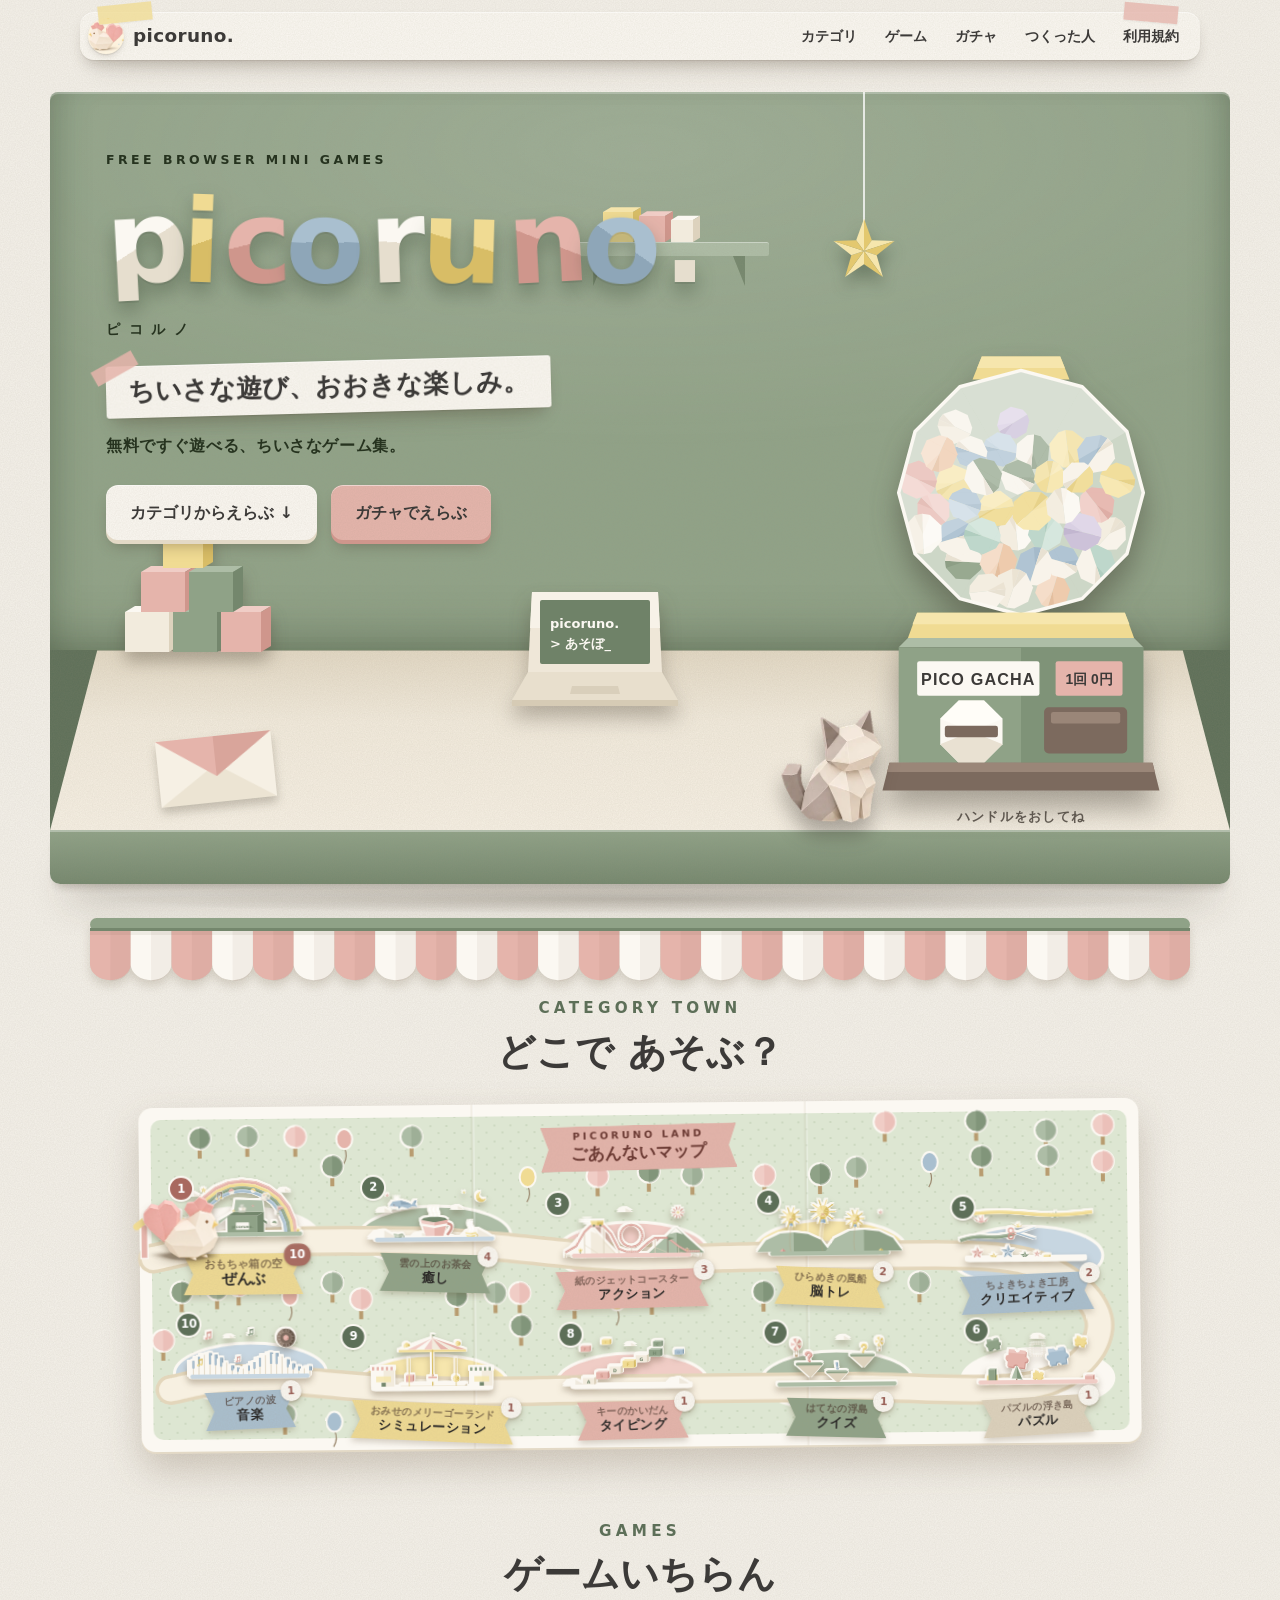
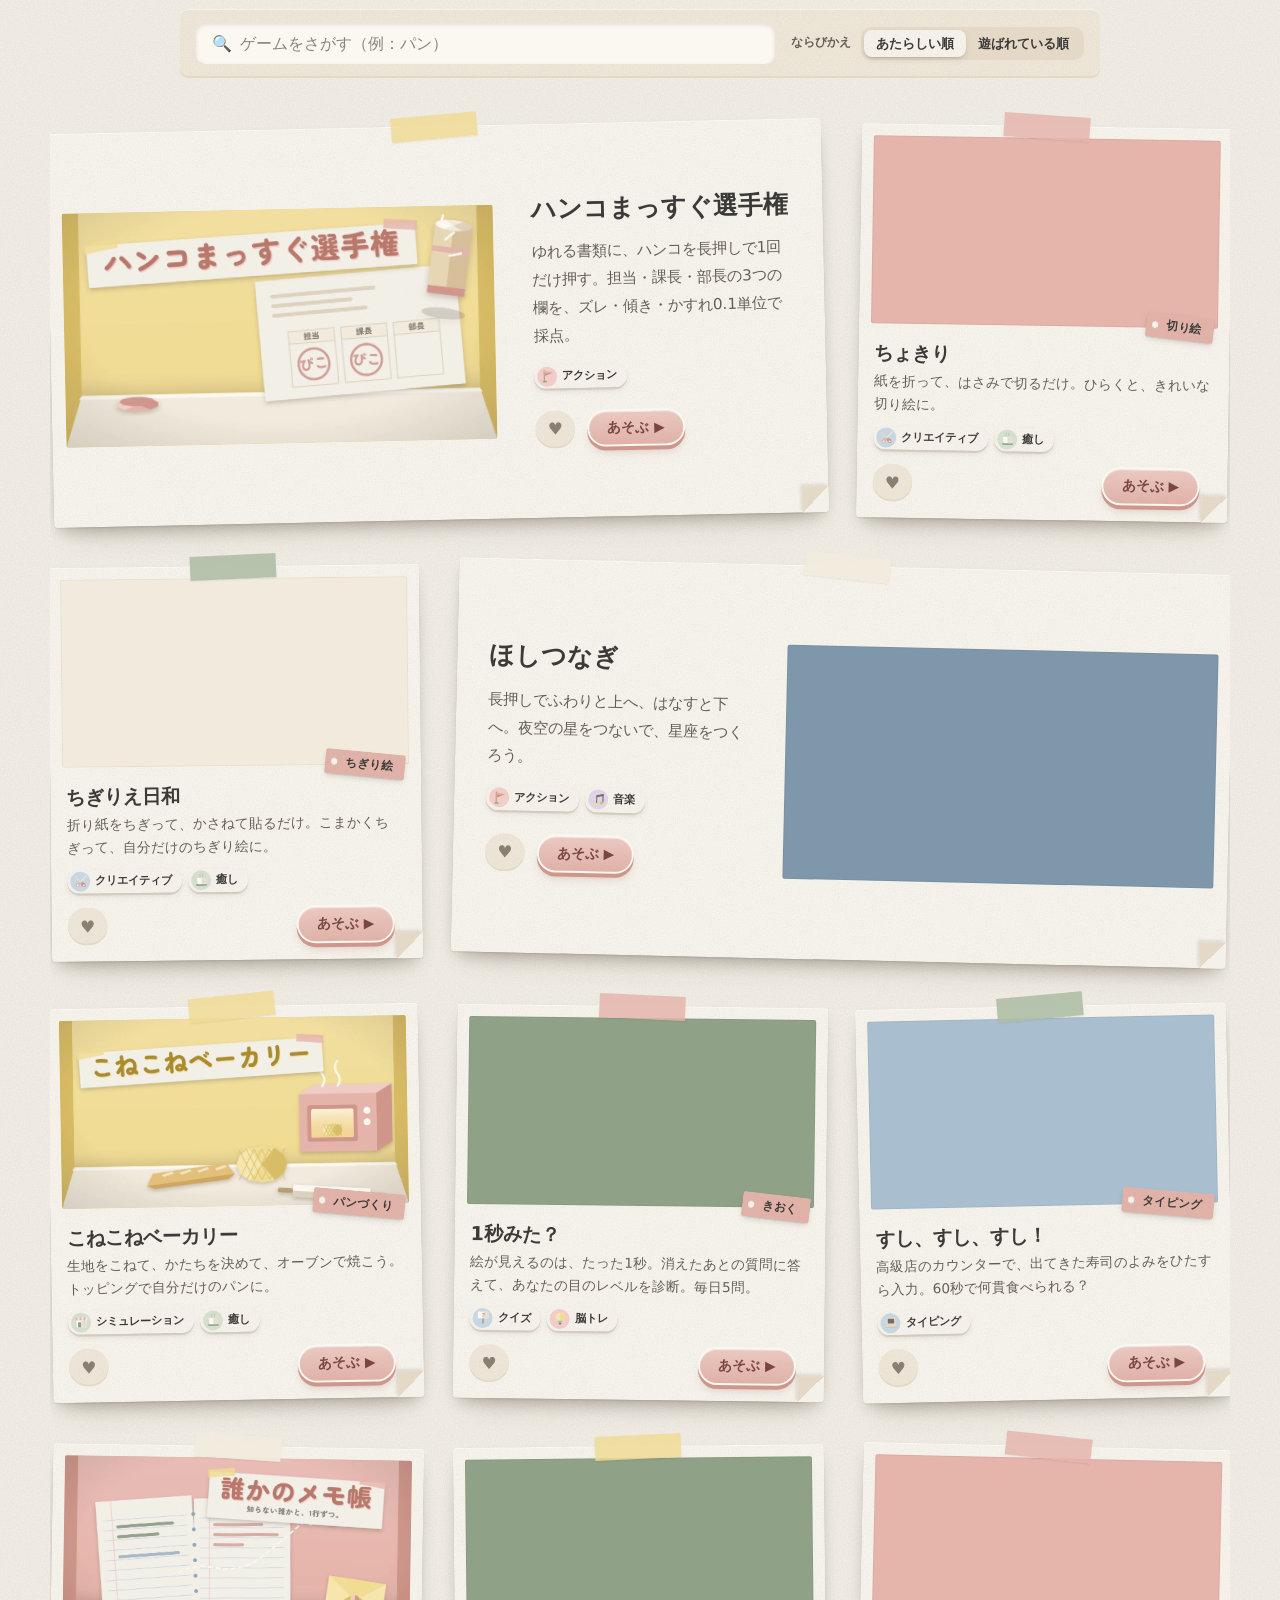
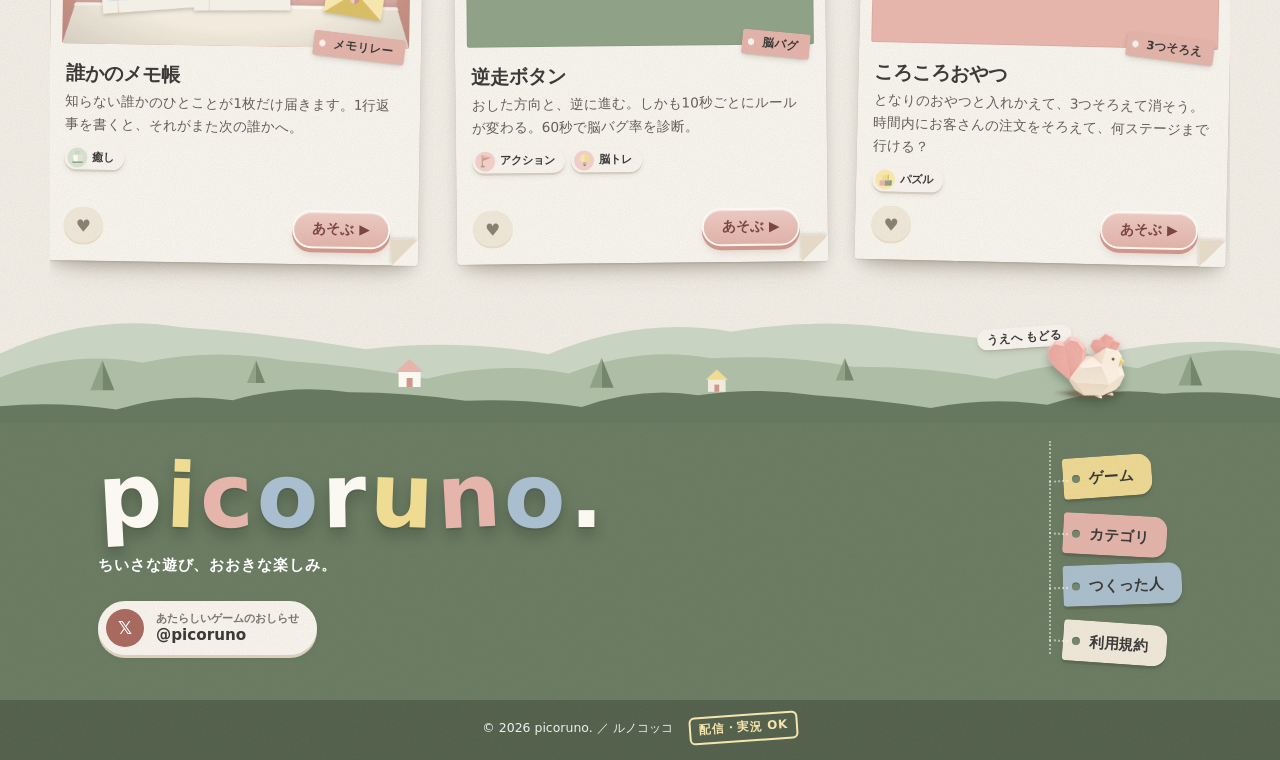
<file: index.html>
<!doctype html>
<html lang="ja">
<head>
<meta charset="utf-8">
<script src="count.js" defer></script>
<meta name="viewport" content="width=device-width, initial-scale=1">
<title>picoruno.（ピコルノ）｜無料で遊べるブラウザミニゲーム・スマホ対応</title>
<meta name="google-site-verification" content="NbRSBh7e5csV6g9wt_QVfGqCHmRAAPwd5OERCcOUiKg" />
<meta name="description" content="picoruno.（ピコルノ）は、個人ゲーム開発者ルノコッコが作ったブラウザゲームのサイトです。インストール不要で、スマホからもパソコンからもすぐに遊べます。">
<meta name="author" content="ルノコッコ">
<meta property="og:type" content="website">
<meta property="og:site_name" content="picoruno.">
<meta property="og:title" content="picoruno.（ピコルノ）｜無料で遊べるブラウザミニゲーム・スマホ対応">
<meta property="og:description" content="picoruno.（ピコルノ）は、個人ゲーム開発者ルノコッコが作ったブラウザゲームのサイトです。インストール不要で、スマホからもパソコンからもすぐに遊べます。">
<meta name="twitter:card" content="summary_large_image">
<meta property="og:image" content="https://picoruno.com/og-image.png">
<meta property="og:image:width" content="1200">
<meta property="og:image:height" content="630">
<meta name="twitter:image" content="https://picoruno.com/og-image.png">
<script type="application/ld+json">[{"@context": "https://schema.org", "@type": "WebSite", "name": "picoruno.", "alternateName": "ピコルノ", "description": "picoruno.（ピコルノ）は、個人ゲーム開発者ルノコッコが作ったブラウザゲームのサイトです。インストール不要で、スマホからもパソコンからもすぐに遊べます。", "inLanguage": "ja", "author": {"@type": "Person", "name": "ルノコッコ"}}, {"@context": "https://schema.org", "@type": "ItemList", "name": "picoruno.のゲーム一覧", "itemListElement": [{"@type": "ListItem", "position": 1, "item": {"@type": "VideoGame", "name": "ちょきり", "genre": "切り絵", "gamePlatform": "Web browser", "isAccessibleForFree": true, "author": {"@type": "Person", "name": "ルノコッコ"}}}, {"@type": "ListItem", "position": 2, "item": {"@type": "VideoGame", "name": "ちぎりえ日和", "genre": "ちぎり絵", "gamePlatform": "Web browser", "isAccessibleForFree": true, "author": {"@type": "Person", "name": "ルノコッコ"}}}, {"@type": "ListItem", "position": 3, "item": {"@type": "VideoGame", "name": "ほしつなぎ", "genre": "アクション", "gamePlatform": "Web browser", "isAccessibleForFree": true, "author": {"@type": "Person", "name": "ルノコッコ"}}}]}]</script>
<link rel="icon" type="image/png" sizes="48x48" href="icons/favicon-48.png">
<link rel="apple-touch-icon" href="icons/apple-touch-icon.png">
<link rel="manifest" href="manifest.webmanifest">
<meta name="apple-mobile-web-app-title" content="picoruno.">
<meta name="theme-color" content="#8fa287">
<link rel="preconnect" href="https://fonts.googleapis.com">
<link rel="preconnect" href="https://fonts.gstatic.com" crossorigin>
<link href="https://fonts.googleapis.com/css2?family=Zen+Maru+Gothic:wght@500;700;900&display=swap" rel="stylesheet">
<link rel="stylesheet" href="site.css">
<style>
/* =========================================================
   トップページ：ペーパークラフトの箱庭
   ========================================================= */
svg{display:block;overflow:visible}

/* ---------- ヒーロー：ふたを開けた緑の箱 ---------- */
.hero{position:relative;padding:92px 0 0;--px:0;--py:0}
.box{position:relative;width:min(1180px,calc(100% - 32px));margin:0 auto;animation:boxIn .9s var(--ease-out) both}
@keyframes boxIn{from{opacity:0;transform:translateY(30px)}}
.wall{
  position:relative;min-height:480px;padding:56px 56px 110px;border-radius:8px 8px 0 0;overflow:hidden;
  background:var(--grain),var(--fiber),radial-gradient(120% 90% at 50% 10%,rgba(255,255,255,.12),transparent 60%),var(--sage);
  box-shadow:inset 0 2px 0 rgba(255,255,255,.25),inset 0 -40px 50px -30px rgba(40,55,35,.35),inset 30px 0 40px -30px rgba(40,55,35,.3),inset -30px 0 40px -30px rgba(40,55,35,.3);
}
.floor{position:relative;height:180px;background:var(--grain),var(--sage-dd)}
.floor::before{content:"";position:absolute;inset:0;clip-path:polygon(4% 0,96% 0,100% 100%,0 100%);
  background:var(--grain),var(--fiber),linear-gradient(180deg,#e2d8c4,var(--cream) 40%,#f6f0e4)}
/* 元の白い床を、奥の折り目から手前へひらく。 */
@media (prefers-reduced-motion:no-preference){
  .floor::before{
    transform-origin:50% 0;
    animation:unfold-floor .92s .12s var(--ease-out) backwards;
  }
  @keyframes unfold-floor{
    0%{transform:perspective(950px) rotateX(-74deg)}
    76%{transform:perspective(950px) rotateX(9deg)}
    100%{transform:none}
  }
}
.lip{position:relative;height:54px;border-radius:0 0 10px 10px;background:var(--grain),var(--fiber),linear-gradient(180deg,var(--sage) ,var(--sage-d));
  box-shadow:inset 0 2px 0 rgba(255,255,255,.3),0 30px 40px -20px rgba(60,50,35,.45),0 8px 10px -6px rgba(60,50,35,.3)}
.lip::after{content:"";position:absolute;left:3%;right:3%;bottom:-30px;height:30px;border-radius:50%;background:radial-gradient(closest-side,rgba(60,50,35,.22),transparent);z-index:-1}

.hero-copy{position:relative;z-index:3;max-width:600px;color:#fff;transform:translate(calc(var(--px)*-6px),calc(var(--py)*-4px));transition:transform .5s var(--ease-out)}
.eyebrow{font-weight:800;letter-spacing:.28em;font-size:.78rem}
.hero .eyebrow{color:#26331f}
.hero h1{font-weight:900;font-size:clamp(3rem,9vw,7.4rem);line-height:1;letter-spacing:-.01em;white-space:nowrap;margin:.12em 0 .14em -.03em;perspective:600px}
.hero h1 .ch{
  display:inline-block;color:transparent;-webkit-background-clip:text;background-clip:text;
  background-image:linear-gradient(var(--a,160deg),var(--c) 0 50%,var(--d) 50% 100%);
  filter:drop-shadow(0 2px 0 rgba(0,0,0,.08)) drop-shadow(0 10px 10px rgba(35,50,30,.35));
  transform:rotate(var(--r));transform-origin:50% 0;
  animation:unfold .9s var(--ease-pop) both;animation-delay:calc(var(--i)*70ms + .3s);
  transition:transform .35s var(--ease-pop);cursor:default;
}
.hero h1 .ch:hover,.hero h1 .ch.boing{transform:translateY(-.1em) rotate(calc(var(--r) * -2)) scale(1.06)}
@keyframes unfold{from{opacity:0;transform:rotateX(-95deg)}60%{opacity:1}to{opacity:1;transform:rotate(var(--r))}}
.kana{font-weight:800;letter-spacing:.6em;font-size:.9rem;color:#26331f}
.catch{display:inline-block;position:relative;margin-top:18px;font-weight:900;font-size:clamp(1.15rem,2.3vw,1.6rem);line-height:1.4;color:var(--ink);
  padding:8px 22px;border-radius:3px;background:var(--grain),var(--fiber),var(--white);box-shadow:var(--edge),var(--shadow-m);transform:rotate(-1.5deg);
  animation:place .7s 1s var(--ease-pop) both}
.catch::before{content:"";position:absolute;left:-14px;top:-6px;width:46px;height:16px;background:rgba(229,180,171,.85);transform:rotate(-28deg)}
@keyframes place{from{opacity:0;transform:translateY(-20px) rotate(-8deg) scale(1.08)}to{opacity:1;transform:rotate(-1.5deg)}}
.lead{margin-top:18px;max-width:32em;font-size:1.02rem;font-weight:700;letter-spacing:.04em;color:#26331f;animation:fade .8s 1.15s both}
.cta{display:flex;flex-wrap:wrap;gap:14px;margin-top:24px;animation:fade .8s 1.25s both}
@keyframes fade{from{opacity:0;transform:translateY(14px)}}

/* 箱の中のもの */
.prop{position:absolute;z-index:2}
.shelf{left:44%;top:150px;width:200px;height:14px;z-index:1;border-radius:2px;background:var(--grain),var(--sage-l);box-shadow:inset 0 1px 0 rgba(255,255,255,.35),0 14px 12px -8px rgba(35,50,30,.5)}
.shelf::before,.shelf::after{content:"";position:absolute;top:14px;width:12px;height:30px;background:var(--grain),var(--sage-d);clip-path:polygon(0 0,100% 0,0 100%)}
.shelf::before{left:24px}.shelf::after{right:24px;transform:scaleX(-1)}
.shelf svg{position:absolute;left:30px;bottom:12px;width:120px}
.star{left:66%;top:0;width:70px;padding:0;border:0;background:none;font:inherit;transform-origin:50% 0;animation:swing 4.5s ease-in-out infinite;cursor:pointer;z-index:4}
.star .string{width:1.5px;height:130px;margin:0 auto;background:rgba(255,255,255,.75)}
.star svg{width:70px;margin-top:-6px;filter:drop-shadow(0 10px 8px rgba(35,50,30,.35));transition:transform .8s var(--ease-pop)}
.star.twirl svg{transform:rotateY(360deg) scale(1.15)}
@keyframes swing{50%{transform:rotate(-6deg)}0%,100%{transform:rotate(5deg)}}
.blocks{left:6%;bottom:222px;width:150px;filter:drop-shadow(0 10px 8px rgba(60,50,35,.3))}
.laptop{left:39%;bottom:176px;width:170px;filter:drop-shadow(0 12px 10px rgba(60,50,35,.3));transform:translate(calc(var(--px)*4px),0)}
.laptop .scr{font-weight:900;font-size:13px;fill:var(--white)}
.laptop .cursor{animation:blink 1s steps(2) infinite}
@keyframes blink{50%{opacity:0}}
.envelope{left:9%;bottom:80px;width:120px;filter:drop-shadow(0 6px 5px rgba(60,50,35,.25));transform:rotate(-6deg)}
.cat{left:auto;right:calc(5% + 288px);bottom:60px;width:112px;z-index:4;cursor:pointer;filter:drop-shadow(0 14px 10px rgba(40,35,30,.35));transform:translate(calc(var(--px)*10px),0);transition:transform .5s var(--ease-out)}
.cat img{display:block;width:100%;height:auto}
@keyframes catBreath{50%{transform:scale(1.015,.985)}}
@keyframes tail{50%{transform:rotate(-14deg)}}
.cat.hop img{animation:hop .5s var(--ease-out)}
@keyframes hop{40%{transform:translateY(-26px) rotate(-4deg)}}
.cat .say,.gacha .say{position:absolute;left:62%;top:-18px;white-space:nowrap;font-weight:700;font-size:.85rem;padding:2px 12px;border-radius:12px;color:var(--ink);
  background:var(--grain),var(--white);box-shadow:var(--shadow-s);opacity:0;transform:scale(.4);transform-origin:0 100%;transition:opacity .2s,transform .3s var(--ease-pop);pointer-events:none}
.cat .say.on,.gacha .say.on{opacity:1;transform:none}

/* ガチャ（紙でできたマシン） */
.gacha{right:5%;bottom:56px;width:300px;z-index:3;transform:translate(calc(var(--px)*12px),calc(var(--py)*4px));transition:transform .5s var(--ease-out)}
.gacha .say{left:auto;right:62%;top:4px;transform-origin:100% 100%;z-index:6;font-weight:900;font-size:.84rem;color:#6b4d44;padding:7px 14px 8px;border-radius:16px;background:var(--grain),var(--white);outline:1.5px dashed #e5b4ab;outline-offset:-5px;box-shadow:0 2px 0 #e6dccb,0 8px 14px -6px rgba(70,55,40,.35)}
.cat .say{left:50%;right:auto;top:auto;bottom:calc(100% + 10px);width:max-content;white-space:nowrap;text-align:center;line-height:1.5;padding:8px 15px 9px;
  font-weight:900;font-size:.84rem;letter-spacing:.04em;color:#6b4d44;border-radius:16px 16px 16px 16px;
  background:var(--grain),radial-gradient(circle at 100% 0,#f6e6ad 0 7px,transparent 7.5px),var(--white);
  outline:1.5px dashed #e5b4ab;outline-offset:-5px;
  box-shadow:0 2px 0 #e6dccb,0 8px 14px -6px rgba(70,55,40,.35);
  translate:calc(-50% + var(--sx,0px)) 0;transform:scale(.3) rotate(8deg);transform-origin:calc(50% - var(--sx,0px)) 120%;z-index:5}
.cat .say.on{transform:rotate(-2deg)}
.cat .say::after{content:"";position:absolute;left:calc(50% - var(--sx,0px));bottom:-7px;width:14px;height:14px;margin-left:-7px;border-radius:0 0 4px 0;background:var(--grain),var(--white);transform:rotate(45deg);box-shadow:2px 2px 0 #e6dccb;z-index:-1}
.machine{display:block;width:100%;padding:0;border:0;background:none;cursor:pointer;color:inherit;border-radius:24px;
  filter:drop-shadow(0 18px 14px rgba(50,45,35,.38));transition:transform .35s var(--ease-pop);animation:machineIn 1s .5s var(--ease-pop) both}
.machine:hover{transform:translateY(-5px) rotate(-1deg)}
.machine:active{transform:scale(.97)}
@keyframes machineIn{from{opacity:0;transform:translateY(60px) scale(.9)}}
.knob{transform-box:fill-box;transform-origin:50% 50%;transition:transform .9s cubic-bezier(.55,0,.25,1.2)}
.dome-caps{transform-box:view-box}
.machine.spinning .dome-caps{animation:shake .11s linear 8}
@keyframes shake{25%{transform:translate(3px,-4px) rotate(1.5deg)}75%{transform:translate(-3px,3px) rotate(-1.5deg)}}
.gacha-hint{margin-top:10px;text-align:center;font-weight:700;font-size:.8rem;color:var(--sub);letter-spacing:.1em}
.drop{position:absolute;left:60%;top:73%;width:17%;aspect-ratio:1;pointer-events:none;opacity:0}
.drop.go{animation:dropOut 1s cubic-bezier(.3,.1,.3,1) forwards}
@keyframes dropOut{0%{opacity:1;transform:translate(0,-10%) scale(.6)}30%{transform:translate(10%,60%) scale(1) rotate(90deg)}52%{transform:translate(-20%,46%) rotate(40deg)}72%{transform:translate(-55%,64%) rotate(-30deg)}100%{opacity:1;transform:translate(-90%,62%) rotate(-90deg)}}
.cap svg{width:100%;height:100%}

/* ---------- ガーランド（紙の旗） ---------- */
.garland{position:relative;height:66px;margin:34px auto 0;width:min(1100px,calc(100% - 20px));pointer-events:none}
.garland svg{display:block;width:100%;height:66px;overflow:visible;filter:drop-shadow(0 6px 5px rgba(90,70,45,.18))}
.garland .flag{transform-box:fill-box;transform-origin:50% 0;animation:flutter 3s ease-in-out infinite}
@keyframes flutter{50%{transform:rotate(4deg)}}

/* ---------- カテゴリのまち（ニワトリが歩く） ---------- */
.town{width:min(1100px,calc(100% - 24px));margin:10px auto 0;scroll-margin-top:70px}
.sec-head{text-align:center;margin-bottom:10px}
.sec-head .eyebrow{color:var(--sage-dd);opacity:1}
.sec-head h2{font-weight:900;font-size:clamp(1.6rem,4vw,2.4rem);line-height:1.3;margin-top:4px}
.sec-head p{color:var(--sub);font-size:.95rem}
.board-wrap{padding:16px 0 30px}
/* クラフト紙の地図（盤の形・道・飾りは JS で SVG に描く） */
.board{position:relative;width:min(1000px,100%);margin:0 auto;height:var(--h,460px);transform:rotate(-.6deg)}
/* パンフをひらくモーション（たたんだ紙のコピーを動かして、終わったら本物を見せる） */
.board.folding{perspective:1800px}
.board.folding > :not(.fold){visibility:hidden}
.fold{position:absolute;inset:0;z-index:6;pointer-events:none;transform-style:preserve-3d}
.fold .flap{position:absolute;inset:0;transform-style:preserve-3d;transition:transform .75s cubic-bezier(.45,0,.2,1)}
.fold .face{position:absolute;inset:0;-webkit-backface-visibility:hidden;backface-visibility:hidden}
.fold .back{position:absolute;top:0;border-radius:12px;-webkit-backface-visibility:hidden;backface-visibility:hidden;transform:rotateY(180deg);
  background:var(--grain),repeating-linear-gradient(45deg,#fbf8f2 0 14px,#f6efe2 14px 28px);box-shadow:inset 0 0 0 10px #fbf8f2,inset 0 0 0 12px #e3d9c6;
  display:flex;flex-direction:column;align-items:center;justify-content:center;gap:6px;text-align:center}
.fold .back img{width:min(46%,110px);height:auto;filter:drop-shadow(0 6px 5px rgba(80,60,30,.25))}
.fold .back b{font-weight:900;font-size:clamp(.8rem,2.2vw,1.1rem);color:#fff;padding:3px 16px;background:var(--grain),var(--pink);box-shadow:0 3px 0 var(--pink-d);transform:rotate(-2deg)}
.fold .back small{font-size:.6rem;letter-spacing:.3em;color:var(--sage-d);font-weight:900}
.board .map{position:absolute;inset:0;width:100%;height:100%;overflow:visible;filter:drop-shadow(0 2px 0 #e3d9c6) drop-shadow(0 16px 18px rgba(80,60,30,.22));pointer-events:none}
.board .ribbon{position:absolute;z-index:3;left:50%;top:22px;transform:translateX(-50%) rotate(-1deg);margin:0;padding:4px 30px 6px;text-align:center;white-space:nowrap;
  font-weight:900;font-size:1.05rem;line-height:1.3;color:#6b3a33;background:var(--grain),var(--pink);box-shadow:0 3px 0 var(--pink-d),0 8px 12px -4px rgba(120,70,60,.35);
  clip-path:polygon(0 0,100% 0,96% 50%,100% 100%,0 100%,4% 50%)}
.board .ribbon small{display:block;font-size:.62rem;letter-spacing:.3em;color:#6b3a33}
.spot .no{position:absolute;z-index:2;left:-8px;top:-10px;display:grid;place-items:center;width:22px;height:22px;border-radius:50%;font-style:normal;font-weight:900;font-size:.72rem;line-height:1;color:#fff;
  background:var(--sage-dd);box-shadow:0 0 0 2px #fbf8f2,0 2px 3px rgba(60,50,35,.3)}
.spot[aria-pressed="true"] .no{background:#a8695f}
@media (max-width:639px){.board .ribbon{font-size:.9rem;padding:3px 24px 5px}.spot .no{width:19px;height:19px;font-size:.64rem;left:-6px;top:-8px}}
.board .tape{position:absolute;z-index:3;width:84px;height:24px;background:rgba(240,219,147,.78);box-shadow:0 1px 2px rgba(60,50,35,.15);pointer-events:none}
.board .tape.a{left:-14px;top:8px;transform:rotate(-32deg)}
.board .tape.b{right:-14px;top:8px;transform:rotate(30deg);background:rgba(229,180,171,.78)}
.board .tape.c{right:-10px;bottom:6px;transform:rotate(-28deg);background:rgba(169,191,207,.78)}
.spot{--ic:52px;position:absolute;z-index:2;left:0;top:0;display:flex;flex-direction:column;align-items:center;transform:translate(-50%,calc(var(--ic) * -1));
  border:0;padding:0;background:none;font:inherit;color:var(--ink);cursor:pointer;-webkit-tap-highlight-color:transparent}
.spot .ic{position:relative;width:var(--ic);height:var(--ic);transition:transform .35s var(--ease-pop)}
.spot .ic::before{content:"";position:absolute;left:50%;bottom:-7px;width:calc(var(--ic) * 1.35);height:calc(var(--ic) * .38);transform:translateX(-50%);border-radius:50%;
  background:var(--grain),var(--c);box-shadow:0 2px 0 var(--d),0 0 0 2.5px #fbf8f2}
.spot .ic svg{position:relative;width:100%;height:100%;filter:drop-shadow(0 0 0 #fbf8f2) drop-shadow(1.5px 0 0 #fbf8f2) drop-shadow(-1.5px 0 0 #fbf8f2) drop-shadow(0 -1.5px 0 #fbf8f2) drop-shadow(0 4px 3px rgba(80,60,30,.3))}
.spot .sign{position:relative;display:block;margin-top:10px;white-space:nowrap;filter:drop-shadow(0 3px 3px rgba(80,60,30,.24));transform:rotate(var(--r,0deg));transition:transform .3s var(--ease-pop)}
.spot .rib{display:block;position:relative;padding:4px 19px 5px;text-align:center;line-height:1.25;background:var(--grain),var(--d);clip-path:polygon(0 0,100% 0,calc(100% - 9px) 50%,100% 100%,0 100%,9px 50%);transition:background .2s}
.spot .rib small{display:block;font-size:.62rem;font-weight:800;color:rgba(70,50,40,.62);letter-spacing:.04em}
.spot .rib em{display:block;font-style:normal;font-weight:900;font-size:.84rem;color:#2c2a28;letter-spacing:.04em}
.spot .sign b{position:absolute;right:-7px;top:-9px;display:grid;place-items:center;min-width:21px;height:21px;padding:0 5px;border-radius:11px;background:var(--grain),var(--white);font-size:.66rem;font-weight:900;line-height:1;color:#985f56;box-shadow:0 1px 2px rgba(80,60,30,.25)}

.spot:hover .ic,.spot:focus-visible .ic{transform:translateY(-5px) rotate(-5deg)}
.spot[aria-pressed="true"] .ic{transform:translateY(-6px)}
.spot[aria-pressed="true"] .sign{transform:rotate(0) scale(1.08)}
.spot[aria-pressed="true"] .rib{background:var(--grain),var(--butter)}
.spot[aria-pressed="true"] .sign b{background:var(--grain),#a8695f;color:#fff}
.spot:focus-visible{outline:none}
.spot:focus-visible .sign{filter:drop-shadow(0 0 1.5px #fff) drop-shadow(0 0 2px var(--sage-d)) drop-shadow(0 3px 3px rgba(80,60,30,.24))}
/* 地図の上の、ちいさな飛び出す世界（タップすると大きく立ち上がる） */
.spot.has-mini{--ic:56px}
.spot .ic.mini{width:128px;height:56px}
.spot .ic.mini::before{display:none}
.spot .ic.mini svg{display:block;width:100%;height:100%;overflow:visible;filter:drop-shadow(1.5px 0 0 #fbf8f2) drop-shadow(-1.5px 0 0 #fbf8f2) drop-shadow(0 -1.5px 0 #fbf8f2) drop-shadow(0 4px 3px rgba(80,60,30,.32))}
.spot.has-mini .sign{margin-top:12px}
.spot.has-mini:hover .ic,.spot.has-mini:focus-visible .ic{transform:translateY(-5px) rotate(-2deg)}
@media (max-width:639px){.spot.has-mini{--ic:40px}.spot .ic.mini{width:92px;height:40px}}
@media (max-width:639px){.spot{--ic:42px}.spot .rib{padding:3px 12px 4px;clip-path:polygon(0 0,100% 0,calc(100% - 7px) 50%,100% 100%,0 100%,7px 50%)}.spot .rib em{font-size:.76rem;letter-spacing:0}.spot .rib small{font-size:.55rem;letter-spacing:-.02em}.spot .sign{margin-top:9px}.spot .sign b{min-width:18px;height:18px;font-size:.6rem;top:-8px;right:-6px}.board .tape{width:64px;height:20px}}

.walker{position:absolute;left:0;top:0;width:0;height:0;z-index:4;pointer-events:none}
.walker .chick{position:absolute;left:-38px;bottom:-6px;width:76px;transform-origin:50% 100%;transform:scaleX(var(--dir,1))}
.walker .chick svg{display:block;width:76px;height:76px;filter:drop-shadow(0 4px 3px rgba(80,60,30,.3))}
.walker.walking .chick svg{animation:waddle .32s ease-in-out infinite}
@keyframes waddle{0%,100%{transform:translateY(0) rotate(-3deg)}50%{transform:translateY(-6px) rotate(3deg)}}
.walker .bubble{position:absolute;left:0;bottom:70px;transform:translateX(var(--bx,-50%));
  white-space:nowrap;font-weight:900;font-size:.9rem;padding:3px 14px;border-radius:12px;background:var(--grain),var(--white);box-shadow:var(--shadow-m);opacity:0;transition:opacity .25s}
.walker .bubble.on{opacity:1}
@media (max-width:639px){.walker .chick{left:-27px;width:54px}.walker .chick svg{width:54px;height:54px}.walker .bubble{bottom:50px;font-size:.8rem}}

/* ---------- 飛び出す街（カテゴリをえらぶと、絵本みたいに立ち上がる） ---------- */
.popup{position:fixed;inset:0;z-index:60;display:grid;place-items:center;padding:24px 14px;overflow-y:auto;visibility:hidden;pointer-events:none;
  background:rgba(244,241,234,0);transition:background .25s,visibility 0s .25s;overscroll-behavior:contain}
.popup.open{visibility:visible;pointer-events:auto;background:rgba(244,241,234,.82);transition:background .25s}
.popup{grid-template-columns:minmax(0,680px);justify-content:center}
.popup .pop-in{width:100%;min-width:0}
.pop-card{position:relative;padding:14px 16px 18px;border-radius:8px;background:var(--grain),var(--cream);box-shadow:var(--edge),var(--shadow-l);
  transform-origin:50% 50%;transform:translate(var(--fx,0px),var(--fy,28px)) scale(.16);opacity:0;transition:transform .45s var(--ease-pop),opacity .2s}
.popup.open .pop-card{transform:none;opacity:1}
.pop-card::before{content:"";position:absolute;left:50%;top:0;bottom:0;width:1px;background:linear-gradient(transparent,rgba(60,50,35,.12) 20%,rgba(60,50,35,.12) 80%,transparent)}
.pop-title{position:relative;z-index:5;display:table;margin:-30px auto 6px;font-weight:900;font-size:clamp(1.05rem,2.6vw,1.35rem);padding:5px 20px;border-radius:4px;
  background:var(--grain),var(--white);box-shadow:var(--shadow-m);transform:rotate(-2deg)}
.pop-title small{display:block;font-size:.66rem;letter-spacing:.25em;color:var(--sage-d);text-align:center;line-height:1.3}
.pop-stage{position:relative;aspect-ratio:600/262;max-height:270px;margin-inline:auto;margin-top:4px;transform-style:preserve-3d;perspective:800px;perspective-origin:50% 0;overflow:visible}
.pop-stage .sky{position:absolute;inset:0 0 18px;border-radius:6px 6px 0 0;background:var(--grain),linear-gradient(180deg,var(--sky1,#e7efe3),var(--sky2,#f4f1ea))}
.pop-stage .ly{position:absolute;left:0;right:0;bottom:var(--b,0);height:calc(100% - var(--b,0px));transform-origin:50% 100%;filter:drop-shadow(0 6px 5px rgba(60,50,35,.22))}
.pop-stage .ly svg{width:100%;height:100%}
.popup.open .ly{animation:popUp .75s var(--ease-pop) both;animation-delay:var(--d,0s)}
@keyframes popUp{0%{transform:scaleY(0)}100%{transform:none}}
.pop-stage .ground{position:absolute;left:-6px;right:-6px;bottom:-4px;height:26px;border-radius:3px;background:var(--grain),var(--g1,var(--sage-l));box-shadow:inset 0 2px 0 rgba(255,255,255,.3),0 4px 6px rgba(60,50,35,.2)}
 .pop-stage .bob{transform-box:fill-box;transform-origin:50% 100%;animation:sway 3.2s ease-in-out infinite}
@keyframes sway{50%{transform:rotate(3deg)}}
 .pop-stage .float{animation:floaty 5s ease-in-out infinite}
@keyframes floaty{50%{transform:translateX(14px)}}
 .pop-stage .hover{animation:hov 4s ease-in-out infinite}
@keyframes hov{50%{transform:translateY(-8px)}}
 .pop-stage .spin, .pop-stage .twinkle{transform-box:fill-box;transform-origin:center}
 .pop-stage .spin{animation:spin 12s linear infinite}
@keyframes spin{to{transform:rotate(360deg)}}
 .pop-stage .twinkle{animation:twk 2.4s ease-in-out infinite}
@keyframes twk{50%{transform:scale(.78) rotate(14deg)}}
 .pop-stage .tick{animation:spin 6s steps(12) infinite}
 .pop-stage .sand{animation:sand .6s linear infinite}
@keyframes sand{to{stroke-dashoffset:-7}}
 .pop-stage .steam{animation:steam 2.4s ease-in-out infinite}
@keyframes steam{0%{opacity:0;transform:translateY(8px)}40%{opacity:.9}100%{opacity:0;transform:translateY(-14px)}}
 .pop-stage .press{animation:press 1.4s ease-in-out infinite}
@keyframes press{0%,60%,100%{transform:none}72%{transform:translateY(12px)}}
 .pop-stage .jump{animation:jump 1.4s ease-in-out infinite}
@keyframes jump{0%,100%{transform:translateY(-26px)}72%{transform:translateY(10px)}84%{transform:translateY(-6px)}}
 .pop-stage .rattle{animation:rattle .5s ease-in-out infinite}
@keyframes rattle{50%{transform:translateY(-2px)}}
 .pop-stage .whoosh{animation:whoosh 1s ease-in-out infinite}
@keyframes whoosh{0%{opacity:0;transform:translateX(16px)}50%{opacity:1}100%{opacity:0;transform:translateX(-12px)}}
 .pop-stage .key{animation:key 2.6s ease-in-out infinite}
@keyframes key{50%{transform:translateY(6px)}}
 .pop-stage .drift{animation:drift 4s ease-in-out infinite}
@keyframes drift{50%{transform:translate(10px,-10px) rotate(6deg)}}
 .pop-stage .glide{animation:glide 6s ease-in-out infinite}
@keyframes glide{50%{transform:translate(24px,-8px)}}
 .pop-stage .snip{animation:snip 1.2s ease-in-out infinite}
@keyframes snip{50%{transform:rotate(-6deg)}}
.pop-stage text{font-family:var(--font)}
.pop-games{display:flex;gap:12px;margin:14px -16px 0;padding:6px 16px 12px;overflow-x:auto;scroll-snap-type:x mandatory;-webkit-overflow-scrolling:touch;scrollbar-width:thin}
.pop-games.few{justify-content:safe center}
.pop-games{scroll-padding-inline:16px}
.pg{flex:0 0 156px;scroll-snap-align:start;display:flex;flex-direction:column;gap:6px;padding:7px 7px 9px;border-radius:6px;text-decoration:none;color:var(--ink);
  background:var(--grain),var(--white);box-shadow:var(--edge),var(--shadow-s);transition:transform .25s var(--ease-pop)}
.popup.open .pg{animation:pgIn .45s var(--ease-pop) both;animation-delay:calc(.35s + var(--i) * .06s)}
@keyframes pgIn{from{opacity:0;transform:translateY(14px)}}
.pg:hover{transform:translateY(-4px) rotate(-1deg)}
.pg-art{display:block;aspect-ratio:900/487;border-radius:3px;overflow:hidden}
.pg-art img{display:block;width:100%;height:100%;object-fit:cover}
.pg b{font-size:.8rem;line-height:1.35;font-weight:900;overflow:hidden;text-overflow:ellipsis;white-space:nowrap}
.pg-play{align-self:flex-end;font-size:.68rem;font-weight:900;color:#7a4740;padding:3px 10px;border-radius:999px;background:var(--grain),linear-gradient(180deg,#f0cdc6,#e5b4ab);box-shadow:0 2px 0 #cf968c}
@media (max-width:639px){.pg{flex-basis:128px}.pop-games{margin-inline:-10px;padding-inline:10px}.pop-stage{max-height:190px}}
.pop-foot{display:flex;flex-wrap:wrap;align-items:center;justify-content:center;gap:10px 14px;margin-top:6px}
.pop-foot p{flex-basis:100%;text-align:center;font-size:.88rem;color:var(--sub)}
.pop-close{position:absolute;right:-10px;top:-12px;z-index:6;width:40px;height:40px;border-radius:50%;border:0;background:var(--grain),var(--white);color:var(--ink);font:inherit;font-size:1.1rem;font-weight:900;cursor:pointer;box-shadow:var(--shadow-m)}
@media (max-width:640px){.pop-foot .btn{padding:11px 16px;font-size:.88rem}.pop-card{padding:12px 10px 16px}}
@media (prefers-reduced-motion:reduce){.pop-card,.popup{transition:none}}
/* ---------- ゲームいちらん ---------- */
.games{width:min(1180px,calc(100% - 32px));margin:40px auto 0;scroll-margin-top:76px}
.finder{display:flex;flex-wrap:wrap;align-items:center;gap:10px 16px;max-width:920px;margin:0 auto 38px;padding:14px 16px;border-radius:8px;
  background:var(--grain),var(--fiber),var(--cream);box-shadow:inset 0 1px 0 rgba(255,255,255,.5),inset 0 -2px 0 var(--cream-d)}
.search{flex:1 1 280px;display:flex;align-items:center;gap:8px;padding:6px 8px 6px 16px;border-radius:10px;background:var(--white);box-shadow:inset 0 2px 4px rgba(60,50,35,.12);transition:box-shadow .2s}
.search:focus-within{box-shadow:inset 0 2px 4px rgba(60,50,35,.12),0 0 0 3px var(--butter)}
.search input{flex:1;min-width:0;border:0;background:none;font:inherit;font-size:16px;font-weight:700;color:var(--ink);outline:none}
.search input::placeholder{color:var(--sub);opacity:.75;font-weight:500}
.search input::-webkit-search-cancel-button{display:none}
.search .clear{flex:none;width:30px;height:30px;border-radius:50%;border:0;background:var(--cream);color:var(--ink);font:inherit;font-weight:900;line-height:1;cursor:pointer}
.sortrow{display:flex;align-items:center;gap:10px}
.catlabel{font-size:.74rem;font-weight:700;color:var(--sub)}
.sorts{display:inline-flex;padding:3px;border-radius:10px;background:var(--cream-d)}
.sort{font:inherit;font-size:.8rem;font-weight:700;color:var(--ink);background:none;border:0;border-radius:8px;padding:4px 12px;line-height:1.5;cursor:pointer;white-space:nowrap;transition:background .2s,box-shadow .2s}
.sort[aria-pressed="true"]{background:var(--grain),var(--white);box-shadow:var(--shadow-s)}
.found{flex-basis:100%;font-size:.86rem;font-weight:700;color:var(--sage-dd)}
.found:empty{display:none}
.found button{margin-left:10px;font:inherit;font-weight:700;color:var(--ink);background:none;border:0;text-decoration:underline;text-decoration-color:var(--pink);text-underline-offset:3px;cursor:pointer}

.town,.games{overflow-x:clip}
.grid{display:grid;grid-template-columns:repeat(auto-fill,minmax(300px,1fr));gap:46px 34px;padding-top:10px}
/* 最後の段が1枚だけ余らないよう、何枚かを横長（2マス）にする。JS の balanceGrid が付ける */
.card.wide{grid-column:span 2;display:grid;grid-template-columns:minmax(0,1.55fr) minmax(0,1fr);grid-template-rows:repeat(4,auto);column-gap:34px;align-content:center;padding:14px 18px 14px 14px}
.card.wide .art{grid-row:1 / -1;align-self:center}
.card.wide .chip{display:none}
.card.wide h3,.card.wide p,.card.wide .genres,.card.wide .foot{grid-column:2;margin-right:10px}
.card.wide h3{font-size:1.55rem;margin-top:0}
.card.wide p{font-size:.95rem;line-height:1.85;margin-top:8px}
.card.wide .genres{margin-top:14px}
.card.wide .foot{margin-top:22px;padding-top:0;justify-content:flex-start;gap:14px}
.card.wide.flip{grid-template-columns:minmax(0,1fr) minmax(0,1.55fr);padding:14px 14px 14px 18px}
.card.wide.flip .art{grid-column:2}
.card.wide.flip h3,.card.wide.flip p,.card.wide.flip .genres,.card.wide.flip .foot{grid-column:1;margin-left:14px;margin-right:0}
.card{
  --r:0deg;--tape:rgba(240,219,147,.82);
  position:relative;display:flex;flex-direction:column;padding:12px 12px 16px;border-radius:4px;
  background:var(--grain),var(--fiber),var(--white);box-shadow:var(--edge),var(--shadow-m);
  transform:rotate(var(--r));transition:transform .45s var(--ease-pop),box-shadow .35s;
}
.card::before{content:"";position:absolute;z-index:2;top:-11px;left:50%;width:86px;height:24px;transform:translateX(-50%) rotate(var(--tr,-4deg));background:var(--tape);box-shadow:0 1px 2px rgba(0,0,0,.06);pointer-events:none}
.card::after{content:"";position:absolute;right:0;bottom:0;width:26px;height:26px;border-radius:0 0 4px 0;pointer-events:none;
  background:linear-gradient(315deg,var(--bg) 0 50%,var(--cream-d) 50% 100%);box-shadow:-2px -2px 3px rgba(60,50,35,.12)}
.card:hover{transform:translateY(-8px) rotate(calc(var(--r) * -.5));box-shadow:var(--edge),var(--shadow-l)}
.card.pre{opacity:0;transform:translateY(40px) rotate(calc(var(--r) + 4deg))}
.card.in{animation:placeCard .8s var(--ease-pop) backwards;animation-delay:var(--delay,0s)}
@keyframes placeCard{from{opacity:0;transform:translateY(-30px) rotate(calc(var(--r) - 6deg)) scale(1.04)}}
.card[hidden]{display:none}
.chip{position:relative;z-index:3;align-self:flex-end;margin:-13px 4px -9px 0;font-size:.72rem;font-weight:900;padding:2px 12px 2px 20px;border-radius:3px;
  background:radial-gradient(circle at 9px 50%,var(--bg) 3px,transparent 3.5px),var(--grain),var(--pink);box-shadow:var(--shadow-s);transform:rotate(6deg)}
.art{position:relative;aspect-ratio:900/487;border-radius:2px;background:var(--bg,#eee);overflow:hidden;box-shadow:inset 0 0 0 1px rgba(0,0,0,.05)}
.art img{display:block;width:100%;height:100%;object-fit:cover}
.card h3{font-weight:900;font-size:1.2rem;line-height:1.4;margin:14px 4px 2px}
.card p{font-size:.85rem;line-height:1.7;color:var(--sub);margin:0 4px}
.cardlink{color:inherit;text-decoration:none}
.cardlink::after{content:"";position:absolute;inset:0;z-index:1;border-radius:inherit}
.cardlink:focus-visible{outline:none}
.card:has(.cardlink:focus-visible){outline:3px solid var(--butter-d);outline-offset:5px}
.genres{position:relative;display:flex;flex-wrap:wrap;gap:6px;list-style:none;margin:10px 4px 0;padding:0}
.genre{display:inline-flex;align-items:center;gap:5px;padding:2px 10px 2px 3px;border-radius:12px;background:var(--grain),#fbf8f2;font-size:.7rem;font-weight:800;line-height:1.6;white-space:nowrap;color:var(--ink);box-shadow:0 2px 0 rgba(90,70,45,.12),0 3px 6px -2px rgba(90,70,45,.2)}
.genre i{display:grid;place-items:center;width:20px;height:20px;flex:none;border-radius:50%;background:var(--g)}
.genre i svg{display:block;width:13px;height:13px;overflow:visible}
.card .foot{display:flex;align-items:center;justify-content:space-between;gap:8px;margin:auto 18px 0 4px;padding-top:14px}
.stats{position:relative;z-index:2;display:flex;align-items:center;gap:8px;font-size:.8rem;font-weight:700}
.stat{display:inline-flex;align-items:center;gap:4px;padding:3px 11px;border-radius:999px;background:var(--cream)}
.like{position:relative;font:inherit;cursor:pointer;display:inline-flex;align-items:center;justify-content:center;gap:4px;min-width:40px;min-height:38px;padding:3px 12px;border:0;border-radius:999px;
  background:var(--grain),var(--cream);color:var(--ink);box-shadow:inset 0 -2px 0 var(--cream-d);transition:transform .25s var(--ease-pop),background .2s}
.like:hover{transform:scale(1.1) rotate(-6deg)}
.like .hrt{display:inline-block;font-size:1.05rem;line-height:1;color:#8a7f73;transition:color .2s}
.like.on{background:var(--grain),var(--pink-l);box-shadow:inset 0 -2px 0 var(--pink)}
.like.on .hrt{color:#c9505f}
.like.pop .hrt{animation:heartPop .45s var(--ease-pop)}
@keyframes heartPop{40%{transform:scale(1.8)}}
.heart-bit{position:absolute;left:50%;top:50%;width:9px;height:9px;pointer-events:none;background:var(--c);clip-path:polygon(50% 0,100% 50%,50% 100%,0 50%);animation:bit .8s ease-out forwards}
@keyframes bit{from{transform:translate(-50%,-50%) rotate(0);opacity:1}to{transform:translate(calc(-50% + var(--x)),calc(-50% + var(--y))) rotate(220deg) scale(.5);opacity:0}}
/* 知名度が上がるまで、遊んだ回数・いいねの数は隠しておく（数えるのは裏で続けます）。戻すときはこの1行を消す */
.stat,.like .n-like{display:none}
.play{display:inline-flex;align-items:center;gap:6px;font-weight:900;font-size:.86rem;line-height:1;padding:10px 18px;border-radius:999px;color:#7a4740;
  background:var(--grain),linear-gradient(180deg,#f0cdc6,#e5b4ab);box-shadow:inset 0 1px 0 rgba(255,255,255,.55),0 0 0 2px #fbf8f2,0 4px 0 2px #cf968c,0 8px 10px -2px rgba(150,90,80,.3);transition:transform .3s var(--ease-pop),background .2s}
.card:hover .play{transform:translateX(3px) rotate(-2deg)}
.empty{max-width:520px;margin:0 auto;text-align:center;padding:30px 16px;border-radius:6px;background:var(--grain),var(--white);box-shadow:var(--shadow-m);font-weight:900}
.empty svg{width:70px;margin:0 auto 6px}
.empty p{color:var(--sub);font-size:.86rem;font-weight:500}

/* ---------- つくった人 ---------- */
.maker{width:min(640px,calc(100% - 32px));margin:110px auto 30px;text-align:center}
.maker:hover .note{position:relative;padding:34px 36px;border-radius:4px;background:var(--grain),var(--fiber),
  repeating-linear-gradient(180deg,transparent 0 31px,rgba(143,162,135,.28) 31px 32px),var(--white);background-position:0 0,0 0,0 18px,0 0;box-shadow:var(--edge),var(--shadow-m);transform:rotate(.6deg)}
.note .pin{position:absolute;top:-9px;left:50%;width:18px;height:18px;border-radius:50%;background:radial-gradient(circle at 35% 35%,#f6cfc8,var(--pink-d));box-shadow:0 3px 4px rgba(60,50,35,.35)}
.note .eyebrow{color:var(--sage-d);opacity:1}
.note h2{font-weight:900;font-size:clamp(1.8rem,4vw,2.6rem);line-height:1.2;margin:4px 0 10px}
.note h2 small{display:inline-block;vertical-align:middle;margin-left:12px;font-size:.82rem;padding:1px 12px;border-radius:3px;background:var(--grain),var(--butter);transform:rotate(-3deg)}
.note p{line-height:2}
.maker-links{display:flex;flex-wrap:wrap;justify-content:center;gap:14px;margin-top:20px}

.stream{width:min(980px,calc(100% - 32px));margin:60px auto 0;padding:26px;border-radius:6px;background:var(--grain),var(--white);box-shadow:var(--shadow-m)}
.stream[hidden]{display:none}

/* ---------- ガチャの結果 ---------- */
.result{position:fixed;inset:0;margin:auto;width:min(430px,calc(100% - 32px));max-height:calc(100% - 32px);border:0;padding:0;background:none;color:var(--ink);overflow:visible}
.result::backdrop{background:rgba(80,95,75,.55);-webkit-backdrop-filter:blur(5px);backdrop-filter:blur(5px)}
.result[open]{display:grid;place-items:center}
.res-capsule{position:absolute;left:50%;top:50%;width:180px;height:180px;margin:-90px 0 0 -90px;z-index:4;pointer-events:none}
.res-capsule svg{position:absolute;inset:0;width:100%;height:100%;filter:drop-shadow(0 14px 12px rgba(40,35,30,.35))}
.result.opening .res-capsule{animation:wob .7s ease-in-out}
.result.opening .ct{animation:flyT .7s .65s cubic-bezier(.4,0,.6,1) forwards}
.result.opening .cb{animation:flyB .7s .65s cubic-bezier(.4,0,.6,1) forwards}
@keyframes wob{0%{transform:scale(.2) rotate(-200deg)}45%{transform:scale(1.05) rotate(10deg)}60%{transform:rotate(-12deg)}75%{transform:rotate(8deg)}100%{transform:none}}
@keyframes flyT{to{transform:translate(-120px,-250px) rotate(-70deg);opacity:0}}
@keyframes flyB{to{transform:translate(120px,250px) rotate(50deg);opacity:0}}
.res-card{position:relative;width:100%;padding:18px 18px 22px;text-align:center;border-radius:4px;background:var(--grain),var(--fiber),var(--white);box-shadow:var(--edge),var(--shadow-l)}
.res-card::before{content:"";position:absolute;top:-11px;left:50%;width:96px;height:24px;transform:translateX(-50%) rotate(-3deg);background:rgba(229,180,171,.85)}
.result.opening .res-card{animation:cardPop .6s .85s var(--ease-pop) both}
@keyframes cardPop{from{opacity:0;transform:scale(.3) rotate(-12deg)}}
.res-kicker{font-weight:700;letter-spacing:.15em;font-size:.82rem;color:var(--sub)}
.res-card .art{margin-top:8px}
.res-card h3{font-weight:900;font-size:1.55rem;line-height:1.35;margin:12px 0 4px}
.res-card p{font-size:.88rem;color:var(--sub);text-align:left}
.res-card .genres{justify-content:center;margin:10px 0 0}
.res-actions{display:flex;flex-wrap:wrap;justify-content:center;gap:12px;margin-top:20px}
.res-actions .btn{padding:11px 22px;font-size:.95rem;border-radius:999px}
.res-play{text-decoration:none;padding:13px 28px;font-size:1rem}
.res-play:hover{transform:translateY(-2px) rotate(-2deg)}
.res-play:focus-visible{outline:3px solid var(--butter);outline-offset:4px}
.res-close{position:absolute;right:-12px;top:-14px;z-index:5;width:42px;height:42px;border-radius:50%;border:0;background:var(--grain),var(--white);color:var(--ink);font:inherit;font-size:1.2rem;font-weight:900;cursor:pointer;box-shadow:var(--shadow-m)}
.confetti{position:fixed;left:50%;top:45%;width:12px;height:9px;z-index:5;pointer-events:none;background:var(--c);clip-path:var(--shape);
  animation:conf 1.8s cubic-bezier(.2,.7,.4,1) forwards}
@keyframes conf{0%{transform:translate(-50%,-50%) rotateX(0) rotateZ(0);opacity:1}100%{transform:translate(var(--x),var(--y)) rotateX(720deg) rotateZ(var(--r));opacity:0}}

/* ---------- スマホ・タブレット ---------- */
@media (max-width:900px){
  .wall{min-height:0;padding:56px 28px 60px;text-align:center}
  .hero-copy{max-width:none}
  .lead{margin-inline:auto}
  .cta{justify-content:center}
  .shelf,.laptop{display:none}
  .envelope{left:7%;bottom:96px;width:96px}
  .star{left:auto;right:8%;width:46px}
  .star .string{height:64px}
  .star svg{width:46px}
  .floor{height:330px}
  .gacha{right:50%;margin-right:-150px;bottom:70px;width:220px}
  .cat{left:auto;right:calc(50% + 64px);bottom:62px;width:96px}
  .blocks{left:auto;right:6%;bottom:250px;width:100px}
  .board{grid-template-columns:repeat(4,1fr)}
}
@media (max-width:640px){
  .hero{padding-top:74px}
  .wall{padding:48px 18px 50px}
  .hero h1{font-size:clamp(2.8rem,16vw,4.6rem)}
  .eyebrow{font-size:.68rem;letter-spacing:.2em}
  .kana{font-size:.8rem}
  .lead{font-size:.9rem}
  .lead br{display:none}
  .cta{gap:10px}
  .cta .btn{padding:12px 16px;font-size:.88rem}
  .cta{flex-wrap:nowrap;margin-top:18px}
  .hero-copy > .eyebrow{display:none}
  .star .string{height:24px}
  .gacha .say{display:none}
  .catch{margin-top:12px}
  .lead{margin-top:12px}
  .wall{padding-bottom:170px}
  .floor{height:120px}
  .lip{height:34px}
  .gacha{width:150px;right:calc(50% - 118px);margin-right:0;bottom:50px}
  .gacha-hint{margin-top:4px;font-size:.7rem}
  .cat{width:78px;left:auto;right:calc(50% + 24px);bottom:56px}
  .blocks,.envelope{display:none}
  .lip{height:40px}
  .garland{height:50px;margin-top:22px}
  .garland svg{height:50px}
  .finder{padding:12px;gap:10px}
  .grid{grid-template-columns:1fr;gap:26px}
  .card{display:grid;grid-template-columns:42% minmax(0,1fr);column-gap:12px;align-items:start;padding:10px}
  .card::before{width:60px;height:18px;top:-8px}
  .card::after{width:18px;height:18px}
  .chip{display:none}
  .card .art{grid-column:1;grid-row:1 / span 4;align-self:center}
  .card h3,.card p,.card .genres,.card .foot{grid-column:2;margin:0}
  .card h3{font-size:1.05rem;line-height:1.35}
  .card p{font-size:.78rem;line-height:1.55;margin-top:3px;display:-webkit-box;-webkit-line-clamp:3;-webkit-box-orient:vertical;overflow:hidden}
  .card .genres{margin-top:5px;gap:4px}
  .card .genre{font-size:.7rem;padding:1px 8px 1px 3px}
  .card .genre i{width:17px;height:17px}
  .card .genre i svg{width:11px;height:11px}
  .card .foot{padding-top:6px;margin-right:12px}
  .card .play{padding:8px 13px;font-size:.8rem}
  .like{min-height:32px;padding:2px 10px}
  .maker{margin-top:80px}
  .note{padding:30px 22px}
  .maker-links{justify-content:center}
  .note h2 small{display:table;margin:8px auto 0}
}
/* 幅のせまいスマホ（iPhone SE など） */
@media (max-width:360px){
  .catch{font-size:.9rem;padding-inline:12px;white-space:nowrap}
  .lead{font-size:.84rem;letter-spacing:0}
  .cta{gap:8px}
  .cta .btn{padding:12px 10px;font-size:.8rem;white-space:nowrap;flex:1 1 0;justify-content:center}
  .gacha{width:136px;right:calc(50% - 108px)}
  .cat{width:70px;right:calc(50% + 22px)}
}
@media (hover:none){.spot:hover .ic{transform:none}.spot[aria-pressed="true"] .ic{transform:translateY(-6px)}}

@media (prefers-reduced-motion:reduce){
  .card.pre{opacity:1;transform:rotate(var(--r))}
  .hero-copy,.gacha,.cat,.laptop{transform:none}
  .drop{display:none}
  .res-capsule{display:none}
}
/* ---------- うごき（全体） ---------- */
.walker:not(.walking) .chick svg{animation:idle 5.5s ease-in-out infinite}
@keyframes idle{0%,78%,100%{transform:none}82%{transform:translateY(-9px) rotate(-4deg)}86%{transform:none}90%{transform:translateY(-5px) rotate(3deg)}94%{transform:none}}
.sec-head .ch{display:inline-block;white-space:pre}
.js-motion .sec-head:not(.on) .ch{opacity:0;transform:translateY(.6em) rotate(-10deg) scale(.7)}
.js-motion .sec-head:not(.on) .eyebrow{opacity:0;letter-spacing:.6em}
.sec-head .eyebrow{transition:opacity .6s,letter-spacing .8s var(--ease-out)}
.sec-head.on .ch{animation:chPop .55s var(--ease-pop) both;animation-delay:calc(var(--i) * .045s)}
@keyframes chPop{from{opacity:0;transform:translateY(.6em) rotate(-10deg) scale(.7)}}
.card .art img{transition:transform .5s var(--ease-pop)}
.card:hover .art img{transform:scale(1.05) rotate(-.6deg)}
.card:hover::before{animation:tape .5s ease-in-out}
@keyframes tape{30%{transform:translateX(-50%) rotate(calc(var(--tr,-4deg) + 5deg))}65%{transform:translateX(-50%) rotate(calc(var(--tr,-4deg) - 3deg))}}

@media (prefers-reduced-motion:reduce){
  .board .map .msw,.board .map .mbl,.walker .chick svg,.spot.has-mini .ic,.gfoot-word span,:is(.pop-stage,.ic.mini) *{animation:none!important}
  .confetti{display:none}
}
</style>
</head>
<body>

<header class="gnav" id="gnav">
  <a class="brand" href="#top"><img src="img/brand.webp" width="36" height="36" alt=""><span>picoruno.</span></a>
  <nav aria-label="メニュー"><a href="#town">カテゴリ</a><a href="#games">ゲーム</a><a class="opt" href="#gacha">ガチャ</a><a href="about.html">つくった人</a><a class="opt" href="terms.html">利用規約</a></nav>
</header>

<main id="top">
  <section class="hero" id="hero" aria-labelledby="title">
    <div class="box">
      <div class="wall">
        <div class="hero-copy">
          <p class="eyebrow">FREE BROWSER MINI GAMES</p>
          <h1 id="title" aria-label="picoruno.">picoruno.</h1>
          <p class="kana" aria-hidden="true">ピコルノ</p>
          <p class="catch">ちいさな遊び、おおきな楽しみ。</p>
          <p class="lead">無料ですぐ遊べる、ちいさなゲーム集。</p>
          <div class="cta">
            <a class="btn white" href="#town">カテゴリからえらぶ ↓</a>
            <button class="btn pink" type="button" data-spin>ガチャでえらぶ</button>
          </div>
        </div>
        <div class="prop shelf" aria-hidden="true"><svg id="shelfBlocks" viewBox="0 0 120 50"></svg></div>
        <button class="prop star" id="star" type="button" aria-label="ほし" tabindex="-1"><div class="string"></div><svg id="starSvg" viewBox="-50 -50 100 100"></svg></button>
      </div>
      <div class="floor" aria-hidden="true"></div>
      <div class="lip" aria-hidden="true"></div>

      <svg class="prop blocks" id="blocks" viewBox="0 0 150 120" aria-hidden="true"></svg>
      <svg class="prop laptop" viewBox="0 0 170 120" aria-hidden="true">
        <polygon points="22,4 148,4 152,84 18,84" fill="#efe7d8"/><polygon points="22,4 148,4 150,40 20,40" fill="#f7f2e8"/>
        <rect x="30" y="12" width="110" height="64" rx="2" fill="#6f8268"/>
        <text class="scr" x="40" y="40">picoruno.</text><text class="scr" x="40" y="60" font-size="11">&gt; あそぼ<tspan class="cursor">_</tspan></text>
        <polygon points="18,84 152,84 168,112 2,112" fill="#e8dfcd"/><polygon points="2,112 168,112 168,118 2,118" fill="#d6cbb5"/>
        <polygon points="62,98 108,98 110,106 60,106" fill="#d9cfbb"/>
      </svg>
      <svg class="prop envelope" viewBox="0 0 120 70" aria-hidden="true">
        <rect x="2" y="2" width="116" height="66" fill="#f6f0e4"/><polygon points="2,68 60,30 118,68" fill="#ece4d3"/>
        <polygon points="2,2 118,2 60,42" fill="#e5b4ab"/><polygon points="60,42 118,2 60,2" fill="#d9a59b"/>
      </svg>
      <div class="prop cat" id="cat" aria-hidden="true">
        <img src="img/cat.webp" width="236" height="245" alt="" decoding="async">
        <span class="say" id="catSay">にゃ</span>
      </div>

      <div class="prop gacha" id="gacha">
        <span class="say" id="gachaSay">まわしてね</span>
        <button class="machine" id="machine" type="button" data-spin aria-label="ガチャをまわして、遊ぶゲームをランダムにえらぶ">
          <svg viewBox="0 0 260 390" aria-hidden="true" focusable="false">
            <defs><clipPath id="domeClip"><polygon id="domeShape" points=""/></clipPath></defs>
            <polygon points="96,10 164,10 172,30 88,30" fill="#f0db93"/><polygon points="96,10 164,10 168,20 92,20" fill="#f6e6ad"/>
            <g id="domeBack"></g>
            <g clip-path="url(#domeClip)"><g class="dome-caps" id="domeCaps"></g></g>
            <g id="domeGlass"></g>
            <!-- えり -->
            <polygon points="40,232 220,232 228,254 32,254" fill="#f0db93"/><polygon points="40,232 220,232 224,242 36,242" fill="#f6e6ad"/>
            <!-- 本体（前・上・横） -->
            <polygon points="32,254 228,254 236,262 24,262" fill="#adbda6"/>
            <rect x="24" y="262" width="212" height="100" fill="#8fa287"/>
            <polygon points="130,262 236,262 236,362 130,362" fill="#7f9378"/>
            <rect x="40" y="274" width="106" height="30" rx="2" fill="#fbf8f2"/>
            <text x="93" y="295" text-anchor="middle" font-family="Zen Maru Gothic,sans-serif" font-weight="900" font-size="14" fill="#3c3a38" letter-spacing="1">PICO GACHA</text>
            <rect x="160" y="274" width="58" height="30" rx="2" fill="#e5b4ab"/>
            <text x="189" y="294" text-anchor="middle" font-family="Zen Maru Gothic,sans-serif" font-weight="900" font-size="12" fill="#3c3a38">1回 0円</text>
            <rect x="150" y="314" width="72" height="40" rx="4" fill="#7c6a5e"/><rect x="156" y="318" width="60" height="10" rx="2" fill="#9a8678"/>
            <g class="knob" id="knob">
              <polygon points="76,308 98,308 114,324 114,346 98,362 76,362 60,346 60,324" fill="#fbf8f2"/>
              <polygon points="76,308 98,308 114,324 87,335 60,324" fill="#fffdf8"/>
              <polygon points="60,346 76,362 98,362 114,346 87,335" fill="#e9e1d2"/>
              <rect x="64" y="330" width="46" height="10" rx="2" fill="#7c6a5e"/>
            </g>
            <!-- 台 -->
            <polygon points="16,362 244,362 250,386 10,386" fill="#7c6a5e"/><polygon points="16,362 244,362 246,370 14,370" fill="#9a8678"/>
          </svg>
        </button>
        <div class="drop" id="drop" aria-hidden="true"><span class="cap" id="dropCap"></span></div>
        <p class="gacha-hint" aria-hidden="true">ハンドルをおしてね</p>
      </div>
    </div>
  </section>

  <div class="garland" aria-hidden="true"><svg id="garland" viewBox="0 0 1100 90" preserveAspectRatio="none"></svg></div>

  <section class="town" id="town" aria-labelledby="townH">
    <div class="sec-head">
      <p class="eyebrow">CATEGORY TOWN</p>
      <h2 id="townH">どこで あそぶ？</h2>
    </div>
    <div class="board-wrap">
      <div class="board" id="board" role="group" aria-label="カテゴリでしぼりこむ">
        <svg class="map" id="map" aria-hidden="true"></svg>
        <p class="ribbon" aria-hidden="true"><small>PICORUNO LAND</small>ごあんないマップ</p>
        <div class="walker" id="walker" aria-hidden="true">
          <span class="bubble" id="chickSay"></span>
          <div class="chick">
            <svg viewBox="0 0 100 100" id="chickSvg"><image href="img/chick.webp" x="0" y="0" width="100" height="100" preserveAspectRatio="xMidYMax meet"/></svg>
          </div>
        </div>
      </div>
    </div>
    <div class="popup" id="popup" role="dialog" aria-modal="true" aria-labelledby="popName" aria-hidden="true">
      <div class="pop-in"><div class="pop-card">
        <button class="pop-close" id="popClose" type="button" aria-label="とじる">×</button>
        <p class="pop-title"><small id="popEn"></small><span id="popName"></span></p>
        <div class="pop-stage" id="popStage" aria-hidden="true"></div>
        <div class="pop-games" id="popGames"></div>
        <div class="pop-foot">
          <a class="btn sage" id="popGo" href="#games">いちらんで見る ↓</a>
          <button class="btn white" id="popBack" type="button">ほかの場所へ</button>
        </div>
      </div></div>
    </div>
  </section>

  <section class="games" id="games" aria-labelledby="gamesH">
    <div class="sec-head">
      <p class="eyebrow">GAMES</p>
      <h2 id="gamesH">ゲームいちらん</h2>
    </div>
    <div class="finder" role="search">
      <label class="search"><span aria-hidden="true">🔍</span><input id="q" type="search" placeholder="ゲームをさがす（例：パン）" aria-label="ゲームをキーワードでさがす" autocomplete="off" enterkeyhint="search"><button class="clear" id="qClear" type="button" aria-label="キーワードを消す" hidden>×</button></label>
      <div class="sortrow"><span class="catlabel" id="sortLabel">ならびかえ</span><div class="sorts" id="sorts" role="group" aria-labelledby="sortLabel"><button class="sort" type="button" data-sort="">あたらしい順</button><button class="sort" type="button" data-sort="popular">遊ばれている順</button></div></div>
      <p class="found" id="found" aria-live="polite"></p>
    </div>
    <div class="grid" id="grid"></div>
    <div class="empty" id="empty" hidden><svg viewBox="0 0 100 100" aria-hidden="true"><use href="#chickSvg"/></svg>見つからなかったよ…<p>ことばを変えるか、カテゴリを「ぜんぶ」にしてみてね。</p></div>
  </section>

  <section class="stream" id="stream" hidden>
    <h3>配信・実況、大歓迎です！</h3>
    <p>実況、プレイ配信、切り抜き、動画への使用は自由にどうぞ。収益化もOKです。作品名とサイトのURLを書いてもらえると、ルノコッコがよろこびます。</p>
    <p>くわしくは<a href="terms.html">利用規約</a>をご覧ください。</p>
  </section>

</main>

<footer class="gfoot xfoot">
  <svg class="hills" id="footHills" aria-hidden="true"></svg>
  <button class="foot-chick" id="footChick" type="button" aria-label="ページのいちばん上へ"><span class="foot-say">うえへ もどる</span><img src="img/chick.webp" width="64" height="64" alt=""></button>
  <div class="foot-in">
    <div class="foot-brand">
      <div class="gfoot-word" id="footWord" aria-hidden="true">picoruno.</div>
      <p class="foot-catch">ちいさな遊び、おおきな楽しみ。</p>
      <a class="foot-x" href="https://x.com/picoruno" target="_blank" rel="noopener"><b aria-hidden="true">𝕏</b><span><small>あたらしいゲームのおしらせ</small>@picoruno</span></a>
    </div>
    <nav class="foot-tags" aria-label="フッター">
      <a href="#games" style="--c:#f0db93;--r:-4deg">ゲーム</a>
      <a href="#town" style="--c:#e5b4ab;--r:3deg">カテゴリ</a>
      <a href="about.html" style="--c:#a9bfcf;--r:-2deg">つくった人</a>
      <a href="terms.html" style="--c:#f2ebdd;--r:4deg">利用規約</a>
    </nav>
  </div>
  <div class="foot-base"><small>© 2026 picoruno. ／ ルノコッコ</small><span class="foot-stamp">配信・実況 OK</span></div>
</footer>

<dialog class="result" id="result" aria-labelledby="resTitle">
  <div class="res-capsule" aria-hidden="true"><svg viewBox="-50 -50 100 100"><g class="ct" id="resTop"></g><g class="cb" id="resBot"></g></svg></div>
  <div class="res-card">
    <button class="res-close" id="resClose" type="button" aria-label="とじる">×</button>
    <p class="res-kicker">きょうの1本は…</p>
    <div class="art" id="resArt"></div>
    <h3 id="resTitle"></h3>
    <p id="resDesc"></p>
    <div id="resGenres"></div>
    <div class="res-actions">
      <a class="play res-play" id="resPlay" href="#" target="_blank" rel="noopener">あそぶ ▶</a>
      <button class="btn white" id="resAgain" type="button">もう1回まわす</button>
    </div>
  </div>
</dialog>

<script>
const RM = matchMedia("(prefers-reduced-motion: reduce)").matches;
const FINE = matchMedia("(hover: hover) and (pointer: fine)").matches;

/* ===== ジャンル：アイコンとラベル（genres に下のキーを並べると表示されます） ===== */
const GENRES = {
  action:  { icon:"🏃", label:"アクション",       bg:"#f0cdc6" },
  puzzle:  { icon:"🧩", label:"パズル",           bg:"#f6e6ad" },
  quiz:    { icon:"❓", label:"クイズ",           bg:"#c7d6e1" },
  memory:  { icon:"🧠", label:"脳トレ",           bg:"#f0cdc6" },
  typing:  { icon:"⌨️", label:"タイピング",       bg:"#c7d6e1" },
  sim:     { icon:"🏪", label:"シミュレーション", bg:"#d5dfcf" },
  music:   { icon:"🎵", label:"音楽",             bg:"#ddd4e6" },
  craft:   { icon:"✂️", label:"クリエイティブ",   bg:"#c7d6e1" },
  relax:   { icon:"🍵", label:"癒し",             bg:"#d5dfcf" },
};
/* 前の細かいカテゴリの URL（?genre=quiz など）は、まとめた先に読みかえる */
const GENRE_ALIAS = { onebtn:"action", time:"action", art:"craft", cooking:"sim" };

/* ===== ゲームデータ：ここを編集すれば差し替えられます =====
   img … サムネ画像（900×487。img/ フォルダに入れる） / bg … 画像を読みこむまでの色 */
const GAMES = [
  { title:"ハンコまっすぐ選手権", genres:["action"], tag:"ハンコ", desc:"ゆれる書類に、ハンコを長押しで1回だけ押す。担当・課長・部長の3つの欄を、ズレ・傾き・かすれ0.1単位で採点。", url:"https://picoruno.com/hanko.html", img:"img/hanko.webp", alt:"ハンコまっすぐ選手権の紙細工のタイトル画像", bg:"#f0db93" },
  { title:"ちょきり", genres:["craft","relax"], tag:"切り絵", desc:"紙を折って、はさみで切るだけ。ひらくと、きれいな切り絵に。", url:"https://picoruno.com/chokiri.html", img:"img/chokiri.webp", alt:"ちょきりの紙細工のタイトル画像", bg:"#e5b4ab" },
  { title:"ちぎりえ日和", genres:["craft","relax"], tag:"ちぎり絵", desc:"折り紙をちぎって、かさねて貼るだけ。こまかくちぎって、自分だけのちぎり絵に。", url:"https://picoruno.com/chigiriebiyori.html", img:"img/chigiriebiyori.webp", alt:"ちぎりえ日和の紙細工のタイトル画像", bg:"#f2ebdd" },
  { title:"ほしつなぎ", genres:["action","music"], tag:"星座", desc:"長押しでふわりと上へ、はなすと下へ。夜空の星をつないで、星座をつくろう。", url:"https://picoruno.com/hoshitsunagi.html", img:"img/hoshitsunagi.webp", alt:"ほしつなぎの紙細工のタイトル画像", bg:"#7f97ab" },
  { title:"こねこねベーカリー", genres:["sim","relax"], tag:"パンづくり", desc:"生地をこねて、かたちを決めて、オーブンで焼こう。トッピングで自分だけのパンに。", url:"https://picoruno.com/konekone-bakery.html", img:"img/konekone-bakery.webp", alt:"こねこねベーカリーの紙細工のタイトル画像", bg:"#f0db93" },
  { title:"1秒みた？", genres:["quiz","memory"], tag:"きおく", desc:"絵が見えるのは、たった1秒。消えたあとの質問に答えて、あなたの目のレベルを診断。毎日5問。", url:"https://picoruno.com/ichibyou.html", img:"img/ichibyou.webp", alt:"1秒みた？の紙細工のタイトル画像", bg:"#8fa287" },
  { title:"すし、すし、すし！", genres:["typing"], tag:"タイピング", desc:"高級店のカウンターで、出てきた寿司のよみをひたすら入力。60秒で何貫食べられる？", url:"https://picoruno.com/sushisushisushi.html", img:"img/sushisushisushi.webp", alt:"すし、すし、すし！の紙細工のタイトル画像", bg:"#a9bfcf" },
  { title:"誰かのメモ帳", genres:["relax"], tag:"メモリレー", desc:"知らない誰かのひとことが1枚だけ届きます。1行返事を書くと、それがまた次の誰かへ。", url:"https://picoruno.com/memo.html", img:"img/memo.webp", alt:"誰かのメモ帳の紙細工のタイトル画像", bg:"#e5b4ab" },
  { title:"逆走ボタン", genres:["action","memory"], tag:"脳バグ", desc:"おした方向と、逆に進む。しかも10秒ごとにルールが変わる。60秒で脳バグ率を診断。", url:"https://picoruno.com/gyakuso-button.html", img:"img/gyakuso-button.webp", alt:"逆走ボタンの紙細工のタイトル画像", bg:"#8fa287" },
  { title:"ころころおやつ", genres:["puzzle"], tag:"3つそろえ", desc:"となりのおやつと入れかえて、3つそろえて消そう。時間内にお客さんの注文をそろえて、何ステージまで行ける？", url:"https://picoruno.com/korokoro.html", img:"img/korokoro.webp", alt:"ころころおやつの紙細工のタイトル画像", bg:"#e5b4ab" },
];

/* ===== 紙の色 ===== */
const P = { blue:["#a9bfcf","#8ea6b8","#c7d6e1"], sage:["#8fa287","#74876d","#adbda6"], pink:["#e5b4ab","#cf968c","#f0cdc6"], butter:["#f0db93","#d8bd66","#f6e6ad"], cream:["#f2ebdd","#ddd2bd","#fbf8f2"], lilac:["#c9bdd6","#ad9fbe","#ddd4e6"], mint:["#b8d4c6","#98baa9","#d2e5db"], apricot:["#ecc6a6","#d6a985","#f4dac4"], char:["#7c6a5e","#655548","#9a8678"] };
const PAPERS = ["pink","butter","sage","cream","blue"];
const TAPES = ["rgba(240,219,147,.82)","rgba(229,180,171,.82)","rgba(173,189,166,.88)","rgba(242,235,221,.9)"];
const esc = s => String(s).replace(/[&<>"]/g, c=>({"&":"&amp;","<":"&lt;",">":"&gt;",'"':"&quot;"}[c]));
const artHTML = (g, lazy=true) => `<img src="${g.img}" width="900" height="487"${lazy?' loading="lazy"':''} decoding="async" alt="${esc(g.alt||g.title)}">`;
const pts = a => a.map(p=>p.map(v=>+v.toFixed(1)).join(",")).join(" ");

/* 紙のカプセル（八角形。上半分が色つき） */
function capsuleSVG(color, r, top=true, bot=true, tint=false){
  const o=[]; for(let k=0;k<8;k++){ const a=Math.PI/8+k*Math.PI/4; o.push([Math.cos(a)*r,Math.sin(a)*r]); }
  const [c0,c1,c2]=P[color];
  /* o[0..3] は下側、o[4..7] は上側 */
  const t = `<polygon points="${pts([[-r,0],o[4],o[5],o[6],o[7],[r,0]])}" fill="${c0}"/><polygon points="${pts([[0,0],o[7],[r,0]])}" fill="${c1}" opacity=".45"/>`;
  const b = `<polygon points="${pts([[r,0],o[0],o[1],o[2],o[3],[-r,0]])}" fill="${tint?c2:"#f7f2e8"}"/><polygon points="${pts([[0,0],[r,0],o[0]])}" fill="${tint?c0:"#e6dece"}" opacity="${tint?.35:1}"/>`;
  return (top?t:"")+(bot?b:"");
}

/* ===== タイトル：紙の文字が1枚ずつひらく ===== */

{
  const t=document.getElementById("title"), cols=[["#fbf8f2","#e6dece"],["#f0db93","#d8bd66"],["#e5b4ab","#cf968c"],["#a9bfcf","#8ea6b8"]];
  t.innerHTML=[...t.textContent].map((c,i)=>{ const [a,b]=cols[i%4];
    return `<span class="ch" style="--i:${i};--c:${a};--d:${b};--r:${[-3,2,-1.5,3,-2,1.5,-3,2.5,0][i%9]}deg;--a:${150+i*9}deg" aria-hidden="true">${c}</span>`; }).join("");
  t.addEventListener("pointerdown",e=>{ const ch=e.target.closest(".ch"); if(!ch) return; ch.classList.add("boing"); setTimeout(()=>ch.classList.remove("boing"),350); });
}

/* ===== 箱の中の小物 ===== */
function block(x,y,w,h,d,col){
  const [c0,c1,c2]=P[col];
  return `<polygon points="${pts([[x,y],[x+w,y],[x+w+d,y-d*.6],[x+d,y-d*.6]])}" fill="${c2}"/>`+
         `<rect x="${x}" y="${y}" width="${w}" height="${h}" fill="${c0}"/>`+
         `<polygon points="${pts([[x+w,y],[x+w+d,y-d*.6],[x+w+d,y+h-d*.6],[x+w,y+h]])}" fill="${c1}"/>`;
}
document.getElementById("blocks").innerHTML = block(4,70,44,40,10,"cream")+block(52,70,44,40,10,"sage")+block(100,70,40,40,10,"pink")+block(20,30,44,40,10,"pink")+block(68,30,44,40,10,"sage")+block(42,-8,40,34,10,"butter");
document.getElementById("shelfBlocks").innerHTML = block(4,18,30,30,8,"butter")+block(40,22,26,26,8,"pink")+block(72,26,22,22,7,"cream");
{ /* 星 */
  let h=""; for(let k=0;k<5;k++){
    const a=-Math.PI/2+k*2*Math.PI/5, a2=a+Math.PI/5, a0=a-Math.PI/5;
    const tip=[Math.cos(a)*46,Math.sin(a)*46], l=[Math.cos(a0)*19,Math.sin(a0)*19], r=[Math.cos(a2)*19,Math.sin(a2)*19];
    h+=`<polygon points="${pts([[0,0],l,tip])}" fill="#f6e6ad"/><polygon points="${pts([[0,0],tip,r])}" fill="#e3c86f"/>`;
  }
  document.getElementById("starSvg").innerHTML=h;
  const st=document.getElementById("star");
  st.addEventListener("click",()=>{ st.classList.remove("twirl"); void st.offsetWidth; st.classList.add("twirl"); setTimeout(()=>st.classList.remove("twirl"),900); });
  st.addEventListener("mouseenter",()=>st.click());
}
{ /* ネコ（ねてるときはジャンプしない） */
  const cat=document.getElementById("cat"), say=document.getElementById("catSay");
  const awake=["にゃ〜ん","あそぼ〜？","ニワトリさん|見たにゃ？","ガチャ、|まわしてにゃ♪","きょうは|どれにするにゃ？","なでなで|してくれるの？","しっぽ|ふりふりにゃ","おなか|ぺこぺこにゃ…","紙の|いいにおいにゃ","ハンドル|おしてみてにゃ","ぽかぽか|いい天気にゃ","パンのゲーム|だいすきにゃ","まるくなっても|いいにゃ？","…じーっ|（みてるにゃ）","にゃっ！","いっしょに|あそぶにゃ〜"];
  const sleepy=["すぴー…zzz","むにゃむにゃ…","ねむねむ…|にゃ","おやすみ|にゃさい…"];
  const h=new Date().getHours(), night=h>=23||h<6;
  let last=-1, taps=0;
  const hero=document.getElementById("hero");
  const speak=(tap)=>{
    let text, sleep;
    if(night && Math.random()<.5 || Math.random()<.15){ text=sleepy[Math.floor(Math.random()*sleepy.length)]; sleep=true; }
    else if(tap && taps===8){ text="もう〜|さわりすぎにゃ！"; }
    else { let i; do{ i=Math.floor(Math.random()*awake.length); }while(i===last && awake.length>1); last=i; text=awake[i]; }
    say.innerHTML=text.split("|").join("<br>"); /* 「|」のところで2行に */
    /* ふきだしがヒーローの箱からはみ出さないよう、左右にずらす */
    const c=cat.getBoundingClientRect(), H=hero.getBoundingClientRect(), m=10, w=say.offsetWidth;
    const L=c.left+c.width/2-w/2, R=L+w;
    const sx=L<H.left+m ? H.left+m-L : R>H.right-m ? H.right-m-R : 0;
    say.style.setProperty("--sx",sx.toFixed(1)+"px");
    cat.classList.remove("hop"); if(tap && !sleep){ void cat.offsetWidth; cat.classList.add("hop"); }
    say.classList.add("on"); clearTimeout(cat._t); cat._t=setTimeout(()=>say.classList.remove("on"),tap?2200:2800);
  };
  cat.addEventListener("click",()=>{ taps++; speak(true); });
  /* タップしなくても、ときどきひとりごと（ヒーローが見えているときだけ） */
  let seen=false;
  if("IntersectionObserver" in window) new IntersectionObserver(es=>{ seen=es[0].isIntersecting; },{threshold:.3}).observe(hero);
  const idle=()=>setTimeout(()=>{ if(seen && !document.hidden && !say.classList.contains("on")) speak(false); idle(); },7000+Math.random()*6000);
  setTimeout(()=>{ if(seen) speak(false); idle(); },2500);
}
{ /* 遊園地の入口みたいな、しましまの紙のテント屋根 */
  const svg=document.getElementById("garland");
  const draw=()=>{
    const W=svg.clientWidth||1100, H=svg.clientHeight||70, sp=W<640, sw=sp?30:42, band=sp?10:13, drop=sp?26:34;
    const n=Math.ceil(W/sw), w=W/n, cols=["#e5b4ab","#fbf8f2"];
    let h=`<rect x="0" y="0" width="${W}" height="${band}" rx="${band/2}" fill="#8fa287"/><rect x="0" y="${band-3}" width="${W}" height="3" fill="#74876d"/>`;
    for(let i=0;i<n;i++){ const x=i*w, c=cols[i%2], r=w/2;
      h+=`<path d="M${x.toFixed(1)} ${band} h${w.toFixed(1)} v${drop} a${r.toFixed(1)} ${(r*.8).toFixed(1)} 0 0 1 ${(-w).toFixed(1)} 0 z" fill="${c}"/>`+
         `<path d="M${(x+w/2).toFixed(1)} ${band} h${(w/2).toFixed(1)} v${drop} a${r.toFixed(1)} ${(r*.8).toFixed(1)} 0 0 1 ${(-r).toFixed(1)} ${(r*.8).toFixed(1)} z" fill="#7a5a4a" opacity=".07"/>`; }
    h+=`<rect x="0" y="${band}" width="${W}" height="4" fill="#5a4a32" opacity=".08"/>`;
    svg.setAttribute("viewBox",`0 0 ${W} ${H}`); svg.innerHTML=h;
  };
  svg.removeAttribute("preserveAspectRatio"); draw();
  let gw=0; addEventListener("resize",()=>{ if(svg.clientWidth!==gw){ gw=svg.clientWidth; draw(); } });
}
/* マウスで箱の中が少し動く */
if(FINE && !RM){
  const hero=document.getElementById("hero");
  hero.addEventListener("pointermove",e=>{ const r=hero.getBoundingClientRect(); hero.style.setProperty("--px",((e.clientX-r.left)/r.width-.5).toFixed(3)); hero.style.setProperty("--py",((e.clientY-r.top)/r.height-.5).toFixed(3)); });
}

const ICONS = {
  all:`<svg viewBox="0 0 60 60"><polygon points="8,26 30,8 52,26" fill="#e5b4ab"/><polygon points="30,8 52,26 30,26" fill="#cf968c"/><rect x="12" y="26" width="36" height="28" fill="#fbf8f2"/><rect x="30" y="26" width="18" height="28" fill="#e6dece"/><rect x="25" y="38" width="10" height="16" fill="#8fa287"/><line x1="40" y1="14" x2="40" y2="2" stroke="#7c6a5e" stroke-width="1.5"/><polygon points="40,2 50,5 40,8" fill="#f0db93"/></svg>`,
  relax:`<svg viewBox="0 0 60 60"><polygon points="10,26 46,26 42,50 14,50" fill="#fbf8f2"/><polygon points="28,26 46,26 42,50 28,50" fill="#e6dece"/><path d="M46 30 q10 2 2 12" fill="none" stroke="#e6dece" stroke-width="4"/><polygon points="6,50 50,50 46,56 10,56" fill="#8fa287"/><path d="M22 20 q-4 -6 2 -10 M32 20 q-4 -6 2 -10" fill="none" stroke="#adbda6" stroke-width="2.5" stroke-linecap="round"/></svg>`,
  action:`<svg viewBox="0 0 60 60"><line x1="14" y1="6" x2="14" y2="56" stroke="#9a876d" stroke-width="3"/><polygon points="16,8 50,16 16,30" fill="#e5b4ab"/><polygon points="16,19 50,16 16,30" fill="#cf968c"/><polygon points="6,56 26,56 22,50 10,50" fill="#8fa287"/></svg>`,
  time:`<svg viewBox="0 0 60 60"><rect x="12" y="4" width="36" height="6" fill="#7c6a5e"/><rect x="12" y="50" width="36" height="6" fill="#7c6a5e"/><polygon points="16,10 44,10 30,30" fill="#f2ebdd"/><polygon points="30,30 16,50 44,50" fill="#f2ebdd"/><polygon points="22,18 38,18 30,28" fill="#f0db93"/><polygon points="30,36 20,50 40,50" fill="#d8bd66"/></svg>`,
  craft:`<svg viewBox="0 0 60 60"><polygon points="30,30 52,6 54,9 34,32" fill="#f2ebdd"/><polygon points="30,30 8,8 6,11 26,32" fill="#e6dece"/><polygon points="22,34 12,40 10,52 20,54 28,46 30,36" fill="#e5b4ab"/><polygon points="38,34 48,40 50,52 40,54 32,46 30,36" fill="#cf968c"/><circle cx="18" cy="47" r="3.5" fill="#f4f1ea"/><circle cx="42" cy="47" r="3.5" fill="#f4f1ea"/><circle cx="30" cy="32" r="2.5" fill="#f0db93"/></svg>`,
  art:`<svg viewBox="0 0 60 60"><polygon points="6,30 18,10 44,8 56,24 50,46 26,52 10,46" fill="#f2ebdd"/><polygon points="30,30 56,24 50,46 26,52" fill="#e6dece"/><circle cx="20" cy="22" r="5" fill="#e5b4ab"/><circle cx="34" cy="17" r="5" fill="#f0db93"/><circle cx="45" cy="27" r="5" fill="#8fa287"/><circle cx="38" cy="41" r="5" fill="#a9bfcf"/><circle cx="20" cy="38" r="4" fill="#f4f1ea"/></svg>`,
  onebtn:`<svg viewBox="0 0 60 60"><polygon points="6,44 54,44 50,56 10,56" fill="#7c6a5e"/><polygon points="14,30 46,30 50,44 10,44" fill="#9a8678"/><polygon points="16,22 44,22 46,30 14,30" fill="#e5b4ab"/><polygon points="16,22 30,14 44,22" fill="#f0cdc6"/><polygon points="30,22 44,22 46,30 30,30" fill="#cf968c"/></svg>`,
  music:`<svg viewBox="0 0 60 60"><polygon points="24,10 50,4 50,12 24,18" fill="#7c6a5e"/><rect x="21" y="10" width="4" height="34" fill="#7c6a5e"/><rect x="47" y="4" width="4" height="34" fill="#655548"/><polygon points="10,46 18,40 26,44 24,52 14,54" fill="#f0db93"/><polygon points="36,40 44,34 52,38 50,46 40,48" fill="#d8bd66"/></svg>`,
  cooking:`<svg viewBox="0 0 60 60"><polygon points="4,30 44,30 40,44 8,44" fill="#7c6a5e"/><polygon points="24,30 44,30 40,44 24,44" fill="#655548"/><rect x="44" y="33" width="14" height="5" fill="#9a8678"/><polygon points="12,30 18,22 28,20 36,24 38,30" fill="#f0db93"/><polygon points="22,26 26,22 30,26 26,29" fill="#fbf8f2"/></svg>`,
  sim:`<svg viewBox="0 0 60 60"><rect x="10" y="26" width="40" height="28" fill="#fbf8f2"/><rect x="30" y="26" width="20" height="28" fill="#e6dece"/><polygon points="6,14 54,14 54,26 6,26" fill="#f2ebdd"/><polygon points="6,14 14,14 14,26 6,26" fill="#e5b4ab"/><polygon points="22,14 30,14 30,26 22,26" fill="#e5b4ab"/><polygon points="38,14 46,14 46,26 38,26" fill="#e5b4ab"/><rect x="16" y="34" width="12" height="20" fill="#8fa287"/></svg>`,
  memory:`<svg viewBox="0 0 60 60"><polygon points="30,4 46,12 48,28 40,38 20,38 12,28 14,12" fill="#f6e6ad"/><polygon points="30,4 46,12 48,28 40,38 30,38" fill="#f0db93"/><polygon points="22,38 38,38 36,48 24,48" fill="#adbda6"/><polygon points="24,48 36,48 33,54 27,54" fill="#74876d"/></svg>`,
  quiz:`<svg viewBox="0 0 60 60"><rect x="28" y="30" width="4" height="26" fill="#74876d"/><polygon points="8,6 52,6 52,34 8,34" fill="#fbf8f2"/><polygon points="30,6 52,6 52,34 30,34" fill="#e6dece"/><text x="30" y="29" text-anchor="middle" font-family="Zen Maru Gothic,sans-serif" font-weight="900" font-size="24" fill="#cf968c">?</text></svg>`,
  typing:`<svg viewBox="0 0 60 60"><polygon points="12,8 48,8 50,38 10,38" fill="#efe7d8"/><rect x="15" y="12" width="30" height="22" fill="#7c6a5e"/><polygon points="10,38 50,38 58,50 2,50" fill="#e3d9c6"/><polygon points="2,50 58,50 58,53 2,53" fill="#cfc4ad"/></svg>`,
  puzzle:`<svg viewBox="0 0 60 60">${block(4,32,22,22,6,"pink")}${block(28,32,22,22,6,"sage")}${block(16,8,22,22,6,"butter")}</svg>`,
};

/* ===== ジャンルアイコンの並び ===== */
/* ジャンルのラベル用：アイコンの絵の部分だけを切り出して、丸の真ん中にくるようにする */
const GICON = (()=>{ const out={}, box=document.createElement("div");
  box.style.cssText="position:absolute;left:-9999px;top:0;width:60px;height:60px;visibility:hidden"; document.body.appendChild(box);
  Object.keys(GENRES).forEach(k=>{ const src=ICONS[k]; if(!src) return; box.innerHTML=src; const sv=box.firstElementChild;
    let b; try{ b=sv.getBBox(); }catch(e){}
    if(!b || !b.width){ out[k]=src; return; }
    const m=Math.max(b.width,b.height)*1.08, x=b.x+b.width/2-m/2, y=b.y+b.height/2-m/2;
    out[k]=src.replace(/viewBox="[^"]*"/,`viewBox="${x.toFixed(1)} ${y.toFixed(1)} ${m.toFixed(1)} ${m.toFixed(1)}"`); });
  box.remove(); return out; })();
function genreList(keys){
  const items=(keys||[]).map(k=>GENRES[k]).filter(Boolean);
  if(!items.length) return "";
  return `<ul class="genres" aria-label="ジャンル">${(keys||[]).filter(k=>GENRES[k]).map(k=>{ const x=GENRES[k]; return `<li class="genre" style="--g:${x.bg}"><i aria-hidden="true">${GICON[k]||""}</i>${x.label}</li>`; }).join("")}</ul>`;
}

/* ===== カード ===== */
const grid = document.getElementById("grid");
GAMES.forEach((g,i)=>{
  const a=document.createElement("div");
  a.className="card"+(RM?"":" pre"); a.dataset.id=g.title;
  a.style.setProperty("--r",[-1.2,.9,-.6,1.3,-1,.7][i%6]+"deg");
  a.style.setProperty("--tr",[-4,3,-2,5,-5,2][i%6]+"deg");
  a.style.setProperty("--tape",TAPES[i%4]);
  a.innerHTML=`<div class="art" style="--bg:${g.bg}">${artHTML(g)}</div><span class="chip">${g.tag}</span>
    <h3><a class="cardlink" href="${g.url}" target="_blank" rel="noopener">${g.title}</a></h3><p>${g.desc}</p>${genreList(g.genres)}
    <div class="foot"><div class="stats"><span class="stat" title="遊んでもらえた回数">▶ <span class="n-play">0</span>回</span><button type="button" class="like" aria-label="いいね"><span class="hrt" aria-hidden="true">♥</span> <span class="n-like">0</span></button></div><span class="play" aria-hidden="true">あそぶ ▶</span></div>`;
  grid.appendChild(a);
});

/* ===== カテゴリのまち（タイルの小物） ===== */
const board=document.getElementById("board"), walker=document.getElementById("walker"), chickSay=document.getElementById("chickSay");
const tileKeys=["all"].concat(Object.keys(GENRES));
const counts={}; GAMES.forEach(g=>(g.genres||[]).forEach(k=>counts[k]=(counts[k]||0)+1));
/* 実際にゲームがあるカテゴリだけ、ゲームの多い順に並べる（同じ数なら GENRES の順） */
const catKeys=Object.keys(GENRES).filter(k=>counts[k]).sort((a,b)=>counts[b]-counts[a]);
const TILE_COL = ["cream","sage","pink","butter","blue"];
["",...catKeys].forEach((k,i)=>{
  const b=document.createElement("button");
  b.type="button"; b.className="spot"; b.dataset.genre=k;
  const col=TILE_COL[i%TILE_COL.length], n=k?counts[k]:GAMES.length, label=k?GENRES[k].label:"ぜんぶ";
  b.style.setProperty("--c",P[col][2]); b.style.setProperty("--d",P[col][col==="cream"?1:0]);
  b.style.setProperty("--r",[-3,2,-1,3,-2][i%5]+"deg");
  b.setAttribute("aria-label",`${label}（${n}こ）`);
  b.innerHTML=`<span class="ic">${ICONS[k||"all"]||ICONS.all}</span><span class="sign"><span class="rib"><small></small><em>${label}</em></span><b>${n}</b></span>`;
  board.appendChild(b);
});
const tiles=[...board.querySelectorAll(".spot")];


/* ===== 飛び出す街：カテゴリごとの小さな世界 ===== */
const POP = (()=>{
  const Y=240, c=(k,i)=>P[k][i];
  const T={ /* 紙の部品（地面は y=240） */
    pine:(x,h,k="sage")=>`<g class="bob"><rect x="${x-3}" y="${Y-h*.2}" width="6" height="${h*.2}" fill="#9a876d"/><polygon points="${x},${Y-h} ${x-h*.3},${Y-h*.2} ${x},${Y-h*.2}" fill="${c(k,2)}"/><polygon points="${x},${Y-h} ${x+h*.3},${Y-h*.2} ${x},${Y-h*.2}" fill="${c(k,0)}"/><polygon points="${x},${Y-h*.78} ${x+h*.36},${Y-h*.12} ${x},${Y-h*.2}" fill="${c(k,1)}" opacity=".5"/></g>`,
    round:(x,r,k="sage")=>{const cy=Y-r*1.7; let o=[]; for(let i=0;i<8;i++){const a=Math.PI/8+i*Math.PI/4;o.push([x+Math.cos(a)*r,cy+Math.sin(a)*r]);}
      return `<g class="bob"><rect x="${x-3}" y="${cy}" width="6" height="${Y-cy}" fill="#9a876d"/><polygon points="${pts(o)}" fill="${c(k,0)}"/><polygon points="${pts([[x,cy],o[4],o[5],o[6]])}" fill="${c(k,2)}"/><polygon points="${pts([[x,cy],o[0],o[1],o[2]])}" fill="${c(k,1)}" opacity=".55"/></g>`;},
    house:(x,w,h,wall="cream",roof="pink")=>`<rect x="${x}" y="${Y-h}" width="${w/2}" height="${h}" fill="${c(wall,2)}"/><rect x="${x+w/2}" y="${Y-h}" width="${w/2}" height="${h}" fill="${c(wall,0)}"/><polygon points="${x-6},${Y-h} ${x+w/2},${Y-h-w*.55} ${x+w/2},${Y-h}" fill="${c(roof,0)}"/><polygon points="${x+w/2},${Y-h-w*.55} ${x+w+6},${Y-h} ${x+w/2},${Y-h}" fill="${c(roof,1)}"/><rect x="${x+w*.38}" y="${Y-h*.42}" width="${w*.24}" height="${h*.42}" fill="${c("char",0)}"/><rect x="${x+w*.12}" y="${Y-h*.8}" width="${w*.18}" height="${w*.18}" fill="#f6e6ad"/><rect x="${x+w*.7}" y="${Y-h*.8}" width="${w*.18}" height="${w*.18}" fill="#f6e6ad"/>`,
    tower:(x,w,h,k="cream")=>`<rect x="${x}" y="${Y-h}" width="${w/2}" height="${h}" fill="${c(k,2)}"/><rect x="${x+w/2}" y="${Y-h}" width="${w/2}" height="${h}" fill="${c(k,0)}"/><polygon points="${x-4},${Y-h} ${x+w/2},${Y-h-w} ${x+w+4},${Y-h}" fill="${c("sage",1)}"/><circle cx="${x+w/2}" cy="${Y-h+w*.55}" r="${w*.3}" fill="#fbf8f2" stroke="${c("char",0)}" stroke-width="3"/><line x1="${x+w/2}" y1="${Y-h+w*.55}" x2="${x+w/2}" y2="${Y-h+w*.35}" stroke="${c("char",0)}" stroke-width="2.5"/><line x1="${x+w/2}" y1="${Y-h+w*.55}" x2="${x+w*.66}" y2="${Y-h+w*.6}" stroke="${c("char",0)}" stroke-width="2.5"/>`,
    shop:(x,w,h,k="pink")=>{let st=""; for(let i=0;i<5;i++) st+=`<rect x="${x-4+i*(w+8)/5}" y="${Y-h-4}" width="${(w+8)/10}" height="16" fill="${c(k,0)}"/>`;
      return `<rect x="${x}" y="${Y-h}" width="${w/2}" height="${h}" fill="${c("cream",2)}"/><rect x="${x+w/2}" y="${Y-h}" width="${w/2}" height="${h}" fill="${c("cream",0)}"/><rect x="${x-4}" y="${Y-h-4}" width="${w+8}" height="16" fill="#fbf8f2"/>${st}<rect x="${x+w*.15}" y="${Y-h*.55}" width="${w*.7}" height="${h*.3}" fill="#f6e6ad" opacity=".8"/><rect x="${x+w*.4}" y="${Y-h*.22}" width="${w*.2}" height="${h*.22}" fill="${c("sage",1)}"/>`;},
    mount:(x,w,h,k="sage")=>`<polygon points="${x},${Y} ${x+w/2},${Y-h} ${x+w/2},${Y}" fill="${c(k,2)}"/><polygon points="${x+w/2},${Y-h} ${x+w},${Y} ${x+w/2},${Y}" fill="${c(k,0)}"/><polygon points="${x+w/2},${Y-h} ${x+w*.38},${Y-h*.74} ${x+w*.5},${Y-h*.8} ${x+w*.62},${Y-h*.72}" fill="#fbf8f2"/>`,
    hill:(x,w,h,k="sage")=>`<polygon points="${pts([[x,Y],[x+w*.12,Y-h*.6],[x+w*.32,Y-h*.95],[x+w*.5,Y-h],[x+w*.5,Y]])}" fill="${c(k,2)}"/><polygon points="${pts([[x+w*.5,Y-h],[x+w*.7,Y-h*.92],[x+w*.88,Y-h*.6],[x+w,Y],[x+w*.5,Y]])}" fill="${c(k,0)}"/>`,
    cloud:(x,y,s=1)=>`<g class="float"><polygon points="${pts([[x,y],[x+14*s,y-14*s],[x+34*s,y-18*s],[x+52*s,y-8*s],[x+64*s,y],[x,y]])}" fill="#fbf8f2"/><polygon points="${pts([[x+34*s,y-18*s],[x+52*s,y-8*s],[x+64*s,y],[x+34*s,y]])}" fill="#efe9dd"/></g>`,
    flower:(x,h,k="pink")=>{const cy=Y-h; let p=""; for(let i=0;i<5;i++){const a=i*Math.PI*2/5-Math.PI/2; p+=`<polygon points="${pts([[x,cy],[x+Math.cos(a-.4)*11,cy+Math.sin(a-.4)*11],[x+Math.cos(a+.4)*11,cy+Math.sin(a+.4)*11]])}" fill="${c(k,i%2?0:2)}"/>`;}
      return `<g class="bob"><line x1="${x}" y1="${Y}" x2="${x}" y2="${cy}" stroke="${c("sage",1)}" stroke-width="3"/>${p}<circle cx="${x}" cy="${cy}" r="4" fill="${c("butter",1)}"/></g>`;},
    mush:(x,s=1,k="pink")=>`<rect x="${x-5*s}" y="${Y-18*s}" width="${10*s}" height="${18*s}" fill="#fbf8f2"/><polygon points="${x-18*s},${Y-16*s} ${x},${Y-34*s} ${x},${Y-16*s}" fill="${c(k,0)}"/><polygon points="${x},${Y-34*s} ${x+18*s},${Y-16*s} ${x},${Y-16*s}" fill="${c(k,1)}"/>`,
    note:(x,y,s=1,k="char")=>`<g class="float"><rect x="${x}" y="${y}" width="${4*s}" height="${30*s}" fill="${c(k,0)}"/><polygon points="${pts([[x-12*s,y+30*s],[x+4*s,y+24*s],[x+4*s,y+36*s],[x-10*s,y+38*s]])}" fill="${c(k,0)}"/><polygon points="${pts([[x,y],[x+16*s,y+8*s],[x+4*s,y+10*s]])}" fill="${c(k,0)}"/></g>`,
    blk:(x,w,h,k)=>block(x,Y-h,w,h,w*.25,k),
    flag:(x,h,k="pink")=>`<line x1="${x}" y1="${Y}" x2="${x}" y2="${Y-h}" stroke="${c("char",0)}" stroke-width="3"/><g class="bob"><polygon points="${x+1},${Y-h} ${x+30},${Y-h+9} ${x+1},${Y-h+18}" fill="${c(k,0)}"/><polygon points="${x+1},${Y-h+9} ${x+30},${Y-h+9} ${x+1},${Y-h+18}" fill="${c(k,1)}"/></g>`,
    icon:(k,x,size)=>{size*=1.3; return `<g class="bob">${(ICONS[k]||ICONS.all).replace("<svg ",`<svg x="${x-size/2}" y="${Y-size}" width="${size}" height="${size}" `)}</g>`;},
    bulb:(x,h)=>`<line x1="${x}" y1="${Y}" x2="${x}" y2="${Y-h}" stroke="${c("char",0)}" stroke-width="3"/><g class="bob">${(ICONS.memory).replace("<svg ",`<svg x="${x-16}" y="${Y-h-30}" width="32" height="32" `)}</g>`,
  };
  const W="#fbf8f2", INK="#5d6f58", WOOD="#b89c78";
  const poly=(a,f,ex="")=>`<polygon points="${pts(a)}" fill="${f}"${ex}/>`;
  const ngon=(x,y,r,n,rot=0,ry=r)=>Array.from({length:n},(_,i)=>{const a=rot+i*2*Math.PI/n;return [x+Math.cos(a)*r,y+Math.sin(a)*ry];});
  const shade=(k,a)=>{const v=Math.cos(a);return c(k,v<-.35?2:v>.35?1:0);};
  const G=(cls,d,body)=>`<g class="${cls}" style="animation-delay:${d}s">${body}</g>`;
  const txt=(x,y,s,str,k="pink",rot=0)=>`<g transform="rotate(${rot} ${x} ${y})"><text x="${x+2}" y="${y+3}" font-size="${s}" font-weight="900" text-anchor="middle" fill="${c(k,1)}">${str}</text><text x="${x}" y="${y}" font-size="${s}" font-weight="900" text-anchor="middle" fill="${c(k,0)}">${str}</text></g>`;
  Object.assign(T,{
    facet:(x,y,r,k,n=10,ry=r)=>{const o=ngon(x,y,r,n,-Math.PI/2,ry);return o.map((p,i)=>poly([[x,y],p,o[(i+1)%n]],shade(k,-Math.PI/2+(i+.5)*2*Math.PI/n))).join("");},
    star:(x,y,r,k="butter",d=0)=>{let h="";for(let i=0;i<5;i++){const a=-Math.PI/2+i*2*Math.PI/5,t=[x+Math.cos(a)*r,y+Math.sin(a)*r],l=[x+Math.cos(a-Math.PI/5)*r*.42,y+Math.sin(a-Math.PI/5)*r*.42],rr=[x+Math.cos(a+Math.PI/5)*r*.42,y+Math.sin(a+Math.PI/5)*r*.42];h+=poly([[x,y],l,t],c(k,2))+poly([[x,y],t,rr],c(k,1));}return G("twinkle",d,h);},
    balloon:(x,y,r,k="pink",k2="cream",d=0,mark="")=>{const n=10,o=ngon(x,y,r,n,-Math.PI/2,r*1.12);const by=y+r*1.9;
      let h=poly([[x-r*.5,y+r*.8],[x+r*.5,y+r*.8],[x+r*.22,y+r*1.18],[x-r*.22,y+r*1.18]],c(k,1))+o.map((p,i)=>poly([[x,y],p,o[(i+1)%n]],shade(i%2?k:k2,-Math.PI/2+(i+.5)*2*Math.PI/n))).join("");
      h+=`<path d="M${x-r*.2} ${y+r*1.15}L${x-r*.18} ${by}M${x+r*.2} ${y+r*1.15}L${x+r*.18} ${by}" stroke="${WOOD}" stroke-width="1.5"/>`+poly([[x-r*.26,by],[x+r*.26,by],[x+r*.2,by+r*.36],[x-r*.2,by+r*.36]],WOOD)+(mark?txt(x,y+r*.34,r*1.05,mark,"cream"):"");
      return G("hover",d,h);},
    clock:(x,y,r,k="pink",d=0)=>{let h=T.facet(x,y,r,k,12)+poly(ngon(x,y,r*.76,12,-Math.PI/2),W);
      for(let i=0;i<12;i++){const a=i*Math.PI/6;h+=`<circle cx="${x+Math.cos(a)*r*.6}" cy="${y+Math.sin(a)*r*.6}" r="${i%3?r*.035:r*.065}" fill="${c(k,1)}"/>`;}
      h+=`<line class="tick" style="transform-origin:${x}px ${y}px" x1="${x}" y1="${y}" x2="${x}" y2="${y-r*.52}" stroke="${c("sage",1)}" stroke-width="${r*.07}" stroke-linecap="round"/><line x1="${x}" y1="${y}" x2="${x+r*.32}" y2="${y+r*.1}" stroke="${c("sage",1)}" stroke-width="${r*.09}" stroke-linecap="round"/><circle cx="${x}" cy="${y}" r="${r*.08}" fill="${c(k,1)}"/>`;
      return G("hover",d,h);},
    gear:(x,y,r,k="sage",n=8)=>{const s=Math.PI/n,a=[];for(let i=0;i<n;i++){const m=i*2*s;[[m-s*.95,r*.76],[m-s*.45,r],[m+s*.45,r],[m+s*.95,r*.76]].forEach(([q,dd])=>a.push([x+Math.cos(q)*dd,y+Math.sin(q)*dd]));}
      return `<g class="spin">${poly(a,c(k,0))}${poly(ngon(x,y,r*.5,8),c(k,2))}${poly(ngon(x,y,r*.2,8),c(k,1))}</g>`;},
    hourglass:(x,h)=>{const w=h*.55,t=Y-h,b=Y,m=(t+b)/2,pl=h*.07,gl="rgba(251,248,242,.9)";
      return `<g class="bob">`+block(x-w/2-4,b-pl,w+8,pl,6,"pink")+
      `<line x1="${x-w/2+2}" y1="${t+pl}" x2="${x-w/2+2}" y2="${b-pl}" stroke="${WOOD}" stroke-width="4"/><line x1="${x+w/2-2}" y1="${t+pl}" x2="${x+w/2-2}" y2="${b-pl}" stroke="${WOOD}" stroke-width="4"/>`+
      poly([[x-w*.42,t+pl],[x+w*.42,t+pl],[x+3,m],[x-3,m]],gl)+poly([[x-3,m],[x+3,m],[x+w*.42,b-pl],[x-w*.42,b-pl]],gl)+
      poly([[x-w*.27,t+pl+h*.16],[x+w*.27,t+pl+h*.16],[x+2,m-2],[x-2,m-2]],c("butter",0))+
      `<line class="sand" x1="${x}" y1="${m}" x2="${x}" y2="${b-pl-h*.12}" stroke="${c("butter",1)}" stroke-width="2.5" stroke-dasharray="4 3"/>`+
      poly([[x-w*.42,b-pl],[x+w*.42,b-pl],[x,b-pl-h*.16]],c("butter",1))+block(x-w/2-4,t,w+8,pl,6,"pink")+`</g>`;},
    steam:(x,y,n=3,sp=16)=>{let h="";for(let i=0;i<n;i++){const sx=x+(i-(n-1)/2)*sp;h+=`<path class="steam" style="animation-delay:${-i*.7}s" d="M${sx} ${y} q9 -12 0 -24 q-9 -12 0 -24" fill="none" stroke="#fff" stroke-width="5" stroke-linecap="round" opacity=".9"/>`;}return h;},
    cupBack:(x,by,w,h,tea="sage")=>poly(ngon(x,by-h,w*.47,10,0,w*.1),c(tea,1)),
    cup:(x,by,w,h,k="pink")=>{const t=by-h;
      return `<path d="M${x+w*.44} ${t+h*.22} q${w*.34} ${h*.06} ${w*.04} ${h*.6}" fill="none" stroke="${c(k,1)}" stroke-width="${w*.09}" stroke-linecap="round"/>`+
      poly([[x-w*.5,t],[x,t+w*.1],[x,by],[x-w*.3,by]],c(k,2))+poly([[x,t+w*.1],[x+w*.5,t],[x+w*.3,by],[x,by]],c(k,0))+
      poly([[x-w*.47,t+h*.22],[x,t+h*.22+w*.08],[x+w*.47,t+h*.22],[x+w*.44,t+h*.36],[x,t+h*.36+w*.08],[x-w*.44,t+h*.36]],W)+
      poly([[x-w*.7,by-2],[x+w*.7,by-2],[x+w*.5,by+h*.1],[x-w*.5,by+h*.1]],c("cream",1))+poly([[x-w*.7,by-2],[x+w*.7,by-2],[x+w*.6,by-7],[x-w*.6,by-7]],c("cream",2));},
    whale:(x,y,s=1,k="blue",d=0)=>{const q=a=>a.map(([u,v])=>[x+u*s,y+v*s]);
      return G("hover",d,poly(q([[0,0],[18,-22],[58,-28],[96,-16],[116,-6],[128,-24],[142,-28],[134,-8],[146,6],[120,4],[96,14],[50,20],[12,14]]),c(k,0))+
      poly(q([[58,-28],[96,-16],[116,-6],[60,-6]]),c(k,1))+poly(q([[128,-24],[142,-28],[134,-8]]),c(k,1))+poly(q([[0,0],[12,14],[50,20],[96,14],[70,6],[30,4]]),W)+
      poly(q([[44,2],[60,4],[50,16]]),c(k,1))+
      `<circle cx="${x+24*s}" cy="${y-6*s}" r="${2.6*s}" fill="${c("char",0)}"/><ellipse cx="${x+29*s}" cy="${y+3*s}" rx="${5*s}" ry="${2.5*s}" fill="${c("pink",0)}" opacity=".85"/>`+
      `<path d="M${x+40*s} ${y-30*s}v${-16*s}M${x+40*s} ${y-30*s}q${-4*s} ${-12*s} ${-14*s} ${-14*s}M${x+40*s} ${y-30*s}q${4*s} ${-12*s} ${14*s} ${-14*s}" fill="none" stroke="#fff" stroke-width="${3*s}" stroke-linecap="round"/>`);},
    moon:(x,y,r)=>{ const f=a=>a.map(([u,v])=>`${(x+u*r).toFixed(1)},${(y+v*r).toFixed(1)}`).join(" "); return `<g class="hover"><polygon points="${f([[-0.107, -1.0], [-0.554, -0.839], [-0.875, -0.5], [-1.0, -0.054], [-0.911, 0.411], [-0.625, 0.786], [-0.214, 0.982], [0.25, 0.964], [0.661, 0.75], [0.929, 0.357], [0.536, 0.5], [0.125, 0.429], [-0.214, 0.161], [-0.375, -0.214], [-0.339, -0.643]])}" fill="${c("butter",0)}"/><polygon points="${f([[-0.911, 0.411], [-0.625, 0.786], [-0.214, 0.982], [0.25, 0.964], [0.661, 0.75], [0.929, 0.357], [0.536, 0.5], [0.125, 0.429], [-0.214, 0.161]])}" fill="${c("butter",1)}" opacity=".55"/><polygon points="${f([[-0.107, -1.0], [-0.554, -0.839], [-0.875, -0.5], [-0.661, -0.429], [-0.339, -0.643]])}" fill="${c("butter",2)}"/></g>`; },
    island:(x,y,w,k="sage",d=0,body="")=>{const h=w*.5;
      return G("hover",d,body+poly([[x-w/2,y],[x+w/2,y],[x+w*.28,y+h*.5],[x+w*.05,y+h]],c("cream",1))+poly([[x-w/2,y],[x+w*.05,y+h],[x-w*.2,y+h*.55]],c("cream",0))+
      poly([[x-w/2-4,y-8],[x+w/2+4,y-8],[x+w/2,y+2],[x-w/2,y+2]],c(k,0))+poly([[x-w/2-4,y-8],[x+w/2+4,y-8],[x+w/2-6,y-13],[x-w/2+6,y-13]],c(k,2)));},
    track:(a,w=6)=>{let s="";a.forEach(([x,y],i)=>{if(i%2===0&&y<Y-8) s+=`<line x1="${x}" y1="${y+4}" x2="${x}" y2="${Y}" stroke="${c("cream",1)}" stroke-width="4"/>`;});
      for(let i=0;i<a.length-2;i+=2){const [x1,y1]=a[i],[x2,y2]=a[i+2]; if(y1<Y-8&&y2<Y-8) s+=`<line x1="${x1}" y1="${(y1+Y)/2}" x2="${x2}" y2="${Y}" stroke="${c("cream",1)}" stroke-width="2.5"/>`;}
      return s+`<polyline points="${pts(a)}" fill="none" stroke="${c("pink",1)}" stroke-width="${w+3}" stroke-linejoin="round"/><polyline points="${pts(a)}" fill="none" stroke="${c("pink",0)}" stroke-width="${w-1}" stroke-linejoin="round"/><polyline points="${pts(a)}" fill="none" stroke="${W}" stroke-width="2" stroke-dasharray="3 7"/>`;},
    loop:(x,y,r)=>{const o=ngon(x,y,r,16,Math.PI/2);o.push(o[0]);return `<polyline points="${pts(o)}" fill="none" stroke="${c("pink",1)}" stroke-width="9" stroke-linejoin="round"/><polyline points="${pts(o)}" fill="none" stroke="${c("pink",0)}" stroke-width="5" stroke-linejoin="round"/><polyline points="${pts(o)}" fill="none" stroke="${W}" stroke-width="2" stroke-dasharray="3 7"/><line x1="${x}" y1="${y+r}" x2="${x}" y2="${Y}" stroke="${c("cream",1)}" stroke-width="4"/>`;},
    cart:(x,y,ck)=>`<g class="rattle">${ck}`+poly([[x-30,y-26],[x+30,y-26],[x+26,y-6],[x-26,y-6]],c("butter",0))+poly([[x,y-26],[x+30,y-26],[x+26,y-6],[x,y-6]],c("butter",1))+poly([[x-30,y-26],[x+30,y-26],[x+30,y-21],[x-30,y-21]],c("butter",2))+`<circle cx="${x-15}" cy="${y-4}" r="5" fill="${c("sage",1)}"/><circle cx="${x+15}" cy="${y-4}" r="5" fill="${c("sage",1)}"/></g>`,
    speed:(x,y)=>`<g class="whoosh"><path d="M${x} ${y}h-30M${x-6} ${y+10}h-40M${x} ${y+20}h-26" stroke="#fff" stroke-width="4" stroke-linecap="round"/></g>`,
    rainbow:(x,y,r)=>{let s="";["pink","butter","sage","blue"].forEach((k,j)=>{const rr=r-j*15,o=[];for(let i=0;i<=12;i++){const a=Math.PI+i*Math.PI/12;o.push([x+Math.cos(a)*rr,y+Math.sin(a)*rr]);}s+=`<polyline points="${pts(o)}" fill="none" stroke="${c(k,0)}" stroke-width="15" stroke-linejoin="miter"/><polyline points="${pts(o)}" fill="none" stroke="${c(k,2)}" stroke-width="4" transform="translate(0 -5)"/>`;});return s;},
    pencil:(x,h,k="pink",d=0)=>{const w=18,t=Y-h;
      return G("bob",d,`<rect x="${x-w/2}" y="${t+w*1.1}" width="${w/2}" height="${h-w*1.1-8}" fill="${c(k,2)}"/><rect x="${x}" y="${t+w*1.1}" width="${w/2}" height="${h-w*1.1-8}" fill="${c(k,0)}"/>`+
      poly([[x-w/2,t+w*1.1],[x,t],[x,t+w*1.1]],"#efe2c8")+poly([[x,t],[x+w/2,t+w*1.1],[x,t+w*1.1]],"#e0cfae")+poly([[x-w*.18,t+w*.4],[x,t],[x+w*.18,t+w*.4]],c(k,1))+
      `<rect x="${x-w/2}" y="${Y-8}" width="${w}" height="8" fill="${c("butter",1)}"/>`);},
    palette:(x,y,s=1,d=0)=>{const o=ngon(x,y,70*s,12,0,40*s);let h=o.map((p,i)=>poly([[x,y],p,o[(i+1)%12]],shade("cream",(i+.5)*Math.PI/6+Math.PI/2))).join("");
      h+=poly(ngon(x+40*s,y+14*s,9*s,8),c("cream",1));
      [[-42,-6,"pink"],[-20,-22,"butter"],[6,-26,"sage"],[32,-16,"blue"],[-36,18,"pink"],[-10,8,"butter"]].forEach(([u,v,k],i)=>{h+=poly(ngon(x+u*s,y+v*s,11*s,7,i),c(k,0))+poly(ngon(x+u*s-3*s,y+v*s-3*s,4*s,5,i),c(k,2));});
      return G("hover",d,`<g transform="rotate(-10 ${x} ${y})">${h}</g>`);},
    splat:(x,k)=>poly(ngon(x,Y-3,22,9,0,5),c(k,0)),
    bigbtn:(x,w)=>{const bh=24,by=Y-bh,sy=by-28;let z=`M${x-w*.16} ${by}`;for(let i=1;i<=6;i++) z+=` L${x+(i%2?w*.16:-w*.16)} ${by-i*28/6}`;
      const cap=[];for(let i=0;i<=8;i++){const a=Math.PI+i*Math.PI/8;cap.push([x+Math.cos(a)*w*.36,sy+Math.sin(a)*w*.3]);}
      let c2="";for(let i=0;i<8;i++) c2+=poly([[x,sy],cap[i],cap[i+1]],shade("pink",Math.PI+(i+.5)*Math.PI/8));
      return block(x-w/2,by,w,bh,14,"sage")+`<path d="${z}" fill="none" stroke="${c("butter",1)}" stroke-width="5" stroke-linejoin="round"/><g class="press">`+poly([[x-w*.4,sy],[x+w*.4,sy],[x+w*.37,sy+9],[x-w*.37,sy+9]],c("pink",1))+c2+`</g>`;},
    burst:(x,y,r,k="butter")=>{let s="";for(let i=0;i<10;i++){const a=i*Math.PI/5;s+=`<line x1="${x+Math.cos(a)*r*.55}" y1="${y+Math.sin(a)*r*.55}" x2="${x+Math.cos(a)*r}" y2="${y+Math.sin(a)*r}" stroke="${c(k,i%2)}" stroke-width="5" stroke-linecap="round"/>`;}return `<g class="twinkle">${s}</g>`;},
    tag:(x,y,str,k="cream",rot=-6)=>`<g transform="rotate(${rot} ${x} ${y})"><rect x="${x-str.length*11-10}" y="${y-22}" width="${str.length*22+20}" height="32" rx="3" fill="${c(k,2)}"/><text x="${x}" y="${y+1}" font-size="20" font-weight="900" text-anchor="middle" fill="${c("pink",1)}">${str}</text></g>`,
    keys:(x0,n,base,amp)=>{let s="";const kw=26;for(let i=0;i<n;i++){const x=x0+i*kw,t=Y-base-amp*Math.sin(i*.55);s+=G("key",-i*.12,`<rect x="${x}" y="${t}" width="${kw-2}" height="${Y-t}" fill="${W}"/><rect x="${x+kw-8}" y="${t}" width="6" height="${Y-t}" fill="#e6dece"/>`+([0,1,3,4,5].includes(i%7)?`<rect x="${x+kw-9}" y="${t-4}" width="14" height="${(Y-t)*.5}" fill="${c("blue",1)}"/><rect x="${x+kw-9}" y="${t-4}" width="7" height="${(Y-t)*.5}" fill="${c("blue",0)}"/>`:""));}return s;},
    record:(x,y,r)=>`<g class="spin">${T.facet(x,y,r,"char",14)}${poly(ngon(x,y,r*.66,14),c("char",2))}${poly(ngon(x,y,r*.6,14),c("char",0))}${poly(ngon(x,y,r*.3,10),c("pink",0))}${poly([[x,y],[x+r*.3,y],[x+r*.24,y+r*.18]],c("pink",1))}<circle cx="${x}" cy="${y}" r="${r*.05}" fill="${W}"/></g>`,
    note2:(x,y,s=1,k="pink",d=0)=>G("drift",d,`<rect x="${x}" y="${y}" width="${4*s}" height="${26*s}" fill="${c(k,1)}"/><rect x="${x+14*s}" y="${y-4*s}" width="${4*s}" height="${26*s}" fill="${c(k,1)}"/>`+poly([[x,y],[x+18*s,y-4*s],[x+18*s,y+3*s],[x,y+7*s]],c(k,1))+poly(ngon(x-2*s,y+27*s,7*s,7,0,5.5*s),c(k,0))+poly(ngon(x+12*s,y+23*s,7*s,7,0,5.5*s),c(k,0))),
    bread:(x,w,h)=>{const o=[];for(let i=0;i<=10;i++){const a=Math.PI+i*Math.PI/10;o.push([x+Math.cos(a)*w/2,Y+Math.sin(a)*h]);}
      let s="";for(let i=0;i<10;i++) s+=poly([[x,Y],o[i],o[i+1]],shade("butter",Math.PI+(i+.5)*Math.PI/10));
      [-.26,0,.26].forEach(f=>{s+=poly([[x+f*w-14,Y-h*.7+Math.abs(f)*h*.5],[x+f*w+14,Y-h*.86+Math.abs(f)*h*.5],[x+f*w+10,Y-h*.78+Math.abs(f)*h*.5],[x+f*w-14,Y-h*.62+Math.abs(f)*h*.5]],"#f8eccb");});
      return s;},
    toast:(x,w,h,d=0)=>G("bob",d,poly([[x,Y],[x,Y-h*.78],[x+w*.12,Y-h],[x+w*.5,Y-h*.94],[x+w*.88,Y-h],[x+w,Y-h*.78],[x+w,Y]],c("butter",1))+poly([[x+5,Y-3],[x+5,Y-h*.74],[x+w*.15,Y-h*.9],[x+w*.5,Y-h*.84],[x+w*.85,Y-h*.9],[x+w-5,Y-h*.74],[x+w-5,Y-3]],"#f8eccb")+poly([[x+w*.5,Y-h*.84],[x+w*.85,Y-h*.9],[x+w-5,Y-h*.74],[x+w-5,Y-3],[x+w*.5,Y-3]],"#efe0bb")),
    egg:(x,y,r)=>`<g class="hover">${poly([[x-r,y-r*.1],[x-r*.6,y-r*.8],[x+r*.1,y-r*.9],[x+r*.9,y-r*.5],[x+r*1.05,y+r*.2],[x+r*.5,y+r*.8],[x-r*.4,y+r*.75]],W)}${T.facet(x+r*.05,y,r*.42,"butter",9)}</g>`,
    spoon:(x,h,k="cream")=>`<rect x="${x-3}" y="${Y-h*.62}" width="6" height="${h*.62}" fill="${c(k,1)}"/>${T.facet(x,Y-h*.78,h*.14,k,8,h*.2)}`,
    fork:(x,h,k="cream")=>{const t=Y-h;let s=`<rect x="${x-3}" y="${t+h*.3}" width="6" height="${h*.7}" fill="${c(k,1)}"/>`+poly([[x-12,t+h*.18],[x+12,t+h*.18],[x+6,t+h*.32],[x-6,t+h*.32]],c(k,0));for(let i=0;i<4;i++) s+=`<rect x="${x-12+i*7}" y="${t}" width="3.5" height="${h*.2}" fill="${c(k,i<2?2:0)}"/>`;return s;},
    carousel:(x,w,h)=>{const top=Y-h,ch=h*.3;let s=block(x-w/2,Y-14,w,14,12,"cream");
      for(let i=0;i<8;i++){const a=x-w/2-8+i*(w+16)/8,b=a+(w+16)/8;s+=poly([[x,top-ch],[a,top],[b,top]],c(i%2?"pink":"cream",i<4?2:0));}
      s+=`<rect x="${x-w/2-8}" y="${top}" width="${w+16}" height="10" fill="${c("butter",0)}"/><rect x="${x-3}" y="${top}" width="6" height="${h-14}" fill="${c("butter",1)}"/><line x1="${x}" y1="${top-ch}" x2="${x}" y2="${top-ch-18}" stroke="${WOOD}" stroke-width="2"/>`+poly([[x,top-ch-18],[x+16,top-ch-13],[x,top-ch-8]],c("sage",0));
      return s;},
    pole:(x,top,bot,item,d)=>`<line x1="${x}" y1="${top}" x2="${x}" y2="${bot}" stroke="${c("butter",1)}" stroke-width="3"/>`+G("ride",d,item),
    coin:(x,y,r,d=0)=>G("hover",d,T.facet(x,y,r,"butter",10)+txt(x,y+r*.35,r*1.05,"¥","butter")),
    gift:(x,y,s,k="pink")=>block(x-s/2,y-s,s,s,s*.3,k)+`<rect x="${x-3}" y="${y-s}" width="6" height="${s}" fill="${c("butter",0)}"/>`,
    cake:(x,y,s)=>poly([[x-s/2,y],[x-s/2,y-s*.6],[x+s/2,y-s*.6],[x+s/2,y]],W)+poly([[x-s/2,y-s*.6],[x+s/2,y-s*.6],[x+s/2,y-s*.4],[x-s/2,y-s*.4]],c("pink",0))+T.facet(x,y-s*.75,s*.14,"pink",7),
    bulbB:(x,y,r,d=0,tie=Y)=>{const h=T.facet(x,y,r,"butter",10)+poly([[x-r*.45,y+r*.82],[x+r*.45,y+r*.82],[x+r*.38,y+r*1.2],[x-r*.38,y+r*1.2]],c("butter",1))+`<rect x="${x-r*.38}" y="${y+r*1.2}" width="${r*.76}" height="${r*.5}" fill="${c("blue",0)}"/><rect x="${x}" y="${y+r*1.2}" width="${r*.38}" height="${r*.5}" fill="${c("blue",1)}"/><path d="M${x-r*.25} ${y+r*.7}l${r*.12} ${-r*.45}l${r*.13} ${r*.3}l${r*.13} ${-r*.3}l${r*.12} ${r*.45}" fill="none" stroke="${c("pink",1)}" stroke-width="2"/>`;
      return `<path d="M${x} ${y+r*1.7} q${-r*.6} ${(tie-y)/2} 0 ${tie-y-r*1.7}" fill="none" stroke="${WOOD}" stroke-width="1.5"/>`+G("hover",d,h+T.burst(x,y,r*1.9));},
    jig:(x,y,s,k,rot=0,d=0,cls="hover")=>{const p=`M0 0h14a6 6 0 1 0 12 0h14v14a6 6 0 1 1 0 12v14h-14a6 6 0 1 0 -12 0h-14v-14a6 6 0 1 1 0 -12z`;
      return G(cls,d,`<g transform="translate(${x} ${y}) rotate(${rot}) scale(${s}) translate(-20 -20)"><path d="${p}" fill="${c(k,1)}" transform="translate(2.5 3)"/><path d="${p}" fill="${c(k,0)}"/><path d="M0 0h14a6 6 0 1 0 12 0h14v8h-40z" fill="${c(k,2)}" opacity=".7"/></g>`);},
    keycap:(x,y,w,k,ch)=>block(x,y,w,w*.62,w*.22,k)+(ch?`<text x="${x+w/2}" y="${y+w*.48}" font-size="${w*.42}" font-weight="900" text-anchor="middle" fill="${c(k==="cream"?"sage":k,1)}">${ch}</text>`:""),
    crane:(x,y,s=1,k="pink",d=0)=>{const q=a=>a.map(([u,v])=>[x+u*s,y+v*s]);
      return G("glide",d,poly(q([[0,0],[-16,-20],[4,-3]]),c(k,1))+poly(q([[-16,-20],[-23,-15],[-14,-17]]),c(k,1))+poly(q([[36,-1],[54,-18],[40,2]]),c(k,1))+poly(q([[0,0],[20,-5],[40,0],[20,7]]),c(k,0))+
      poly(q([[16,-2],[6,-26],[24,-2]]),c(k,1))+poly(q([[12,-2],[28,-34],[30,-2]]),c(k,2)));},
    scissors:(x,y,s=1)=>{const q=a=>a.map(([u,v])=>[x+u*s,y+v*s]);
      return `<g class="snip" style="transform-origin:${x}px ${y}px">`+poly(q([[0,0],[90,-30],[94,-24],[4,6]]),c("blue",2))+poly(q([[0,0],[90,30],[94,24],[4,-6]]),c("blue",0))+
      `<circle cx="${x-22*s}" cy="${y-14*s}" r="${11*s}" fill="none" stroke="${c("pink",0)}" stroke-width="${7*s}"/><circle cx="${x-22*s}" cy="${y+14*s}" r="${11*s}" fill="none" stroke="${c("pink",1)}" stroke-width="${7*s}"/><line x1="${x-12*s}" y1="${y-8*s}" x2="${x+2*s}" y2="${y}" stroke="${c("pink",0)}" stroke-width="${7*s}"/><line x1="${x-12*s}" y1="${y+8*s}" x2="${x+2*s}" y2="${y}" stroke="${c("pink",1)}" stroke-width="${7*s}"/><circle cx="${x}" cy="${y}" r="${3.5*s}" fill="${W}"/></g>`;},
    dolls:(x,n,h,k="butter")=>{let s="";const w=h*.62;for(let i=0;i<n;i++){const cx=x+i*w+w/2,col=c(k,i%2?0:2);
      s+=poly([[cx-w*.5,Y-h*.62],[cx+w*.5,Y-h*.62],[cx+w*.5,Y-h*.52],[cx-w*.5,Y-h*.52]],col)+poly([[cx-w*.26,Y-h*.7],[cx+w*.26,Y-h*.7],[cx+w*.34,Y-h*.2],[cx-w*.34,Y-h*.2]],col)+
      `<rect x="${cx-w*.26}" y="${Y-h*.22}" width="${w*.16}" height="${h*.22}" fill="${col}"/><rect x="${cx+w*.1}" y="${Y-h*.22}" width="${w*.16}" height="${h*.22}" fill="${col}"/>`+poly(ngon(cx,Y-h*.84,h*.15,8),col)+`<circle cx="${cx-h*.05}" cy="${Y-h*.84}" r="1.6" fill="${c(k,1)}"/><circle cx="${cx+h*.05}" cy="${Y-h*.84}" r="1.6" fill="${c(k,1)}"/>`;
      if(i) s+=`<line x1="${cx-w/2}" y1="${Y-h*.75}" x2="${cx-w/2}" y2="${Y-h*.5}" stroke="${c(k,1)}" stroke-width="1" stroke-dasharray="2 2"/>`;}return s;},
    strip:(x1,y1,x2,y2,k)=>`<path d="M${x1} ${y1} C${(x1+x2)/2} ${y1-40} ${(x1+x2)/2} ${y2+40} ${x2} ${y2}" fill="none" stroke="${c(k,0)}" stroke-width="16"/><path d="M${x1} ${y1} C${(x1+x2)/2} ${y1-40} ${(x1+x2)/2} ${y2+40} ${x2} ${y2}" fill="none" stroke="${c(k,2)}" stroke-width="4" transform="translate(0 -5)"/>`,
    box:(x,w,h,k="sage")=>{const t=Y-h,d=w*.22;
      return poly([[x,t],[x+w,t],[x+w+d,t-d*.6],[x+d,t-d*.6]],c(k,1))+poly([[x+d,t-d*.6],[x+w+d,t-d*.6],[x+w+d-6,t-d*.6-h*.55],[x+d+8,t-d*.6-h*.6]],c(k,2))+
      `<rect x="${x}" y="${t}" width="${w}" height="${h}" fill="${c(k,0)}"/>`+poly([[x+w,t],[x+w+d,t-d*.6],[x+w+d,Y-d*.6],[x+w,Y]],c(k,1))+
      poly([[x,t],[x-w*.3,t+h*.25],[x-w*.28,t+h*.38],[x,t+6]],c(k,2))+poly([[x+w,t],[x+w+w*.32,t+h*.3],[x+w+w*.32,t+h*.42],[x+w,t+6]],c(k,1))+
      `<rect x="${x+w*.28}" y="${t+h*.32}" width="${w*.44}" height="${h*.36}" rx="3" fill="${c("cream",2)}"/><text x="${x+w/2}" y="${t+h*.58}" font-size="${h*.2}" font-weight="900" text-anchor="middle" fill="${c(k,1)}">picoruno.</text>`;},
    iconAt:(k,x,y,size,d=0)=>G("hover",d,(ICONS[k]||ICONS.all).replace("<svg ",`<svg x="${x-size/2}" y="${y-size/2}" width="${size}" height="${size}" `)),
    caps:(x,y,r,k,rot,d=0)=>G("hover",d,`<g transform="translate(${x} ${y}) rotate(${rot})">${capsuleSVG(k,r)}</g>`),
    dash:(x,y,s)=>`<rect x="${x-20*s}" y="${y-20*s}" width="${40*s}" height="${40*s}" rx="3" fill="none" stroke="${c("cream",1)}" stroke-width="2.5" stroke-dasharray="6 5"/>`,
  });
  const ck=(x,y,w=92,cls="bob")=>`<g class="${cls}"><use href="#chickSvg" x="${x}" y="${y}" width="${w}" height="${w}"/></g>`;
  const L=(...a)=>a.join("");
  const CT=[[-10,214],[40,186],[80,120],[110,92],[170,92],[205,130],[240,200],[275,214],[330,214],[380,170],[410,150],[470,150],[520,190],[560,214],[620,214]];
  const SCENES={
    "":      {en:"TOY BOX SKY", name:"おもちゃ箱の空", sky:["#eef1e6","#f6f2e9"], g:"sage",
              b:L(T.cloud(40,70),T.cloud(470,52,.9),T.star(120,40,14,"butter"),T.star(500,110,10,"pink",-1),T.star(320,26,9,"butter",-.6),T.rainbow(300,250,250)),
              m:L(T.iconAt("puzzle",120,120,48,0),T.iconAt("music",190,60,44,-.8),T.iconAt("art",410,64,46,-1.6),T.iconAt("action",480,128,46,-2.2),T.caps(250,40,14,"pink",-20,-.4),T.caps(352,36,12,"butter",24,-1.2),T.caps(450,190,11,"sage",10,-2)),
              f:L(T.box(230,140,96,"sage"),T.iconAt("relax",300,108,42,-.3),T.star(260,120,9,"butter",-.2),T.star(350,98,8,"pink",-.9),ck(318,92,60),T.flower(60,22),T.flower(560,26,"butter"))},
    relax:   {en:"TEA PARTY IN THE CLOUDS", name:"雲の上のお茶会", sky:["#e4ece6","#f3f1e8"], g:"blue",
              b:L(T.moon(520,52,24),T.star(440,30,8),T.star(80,40,10,"pink",-1),T.cloud(30,120,1.1),T.cloud(380,110,.9),T.whale(90,90,.9,"blue",-.5)),
              m:L(T.cloud(-10,236,2.2),T.cloud(420,236,2.4),T.cloud(190,236,1.5)),
              f:L(T.steam(300,128,3,18),T.cupBack(300,222,130,84,"sage"),ck(254,104,92,"hover"),T.cup(300,222,130,84,"pink"),T.cup(470,232,52,34,"butter"),T.steam(470,196,2,12),T.cup(130,232,44,30,"sage"))},
    action:  {en:"PAPER COASTER", name:"紙のジェットコースター", sky:["#f3e6df","#f6f2ea"], g:"pink",
              b:L(T.mount(-10,240,130,"cream"),T.mount(380,260,120),T.cloud(240,46),T.burst(520,50,26,"pink"),T.star(520,50,10,"butter")),
              m:L(T.loop(300,150,52),T.flower(60,24,"butter"),T.flower(560,22)),
              f:L(T.track(CT),T.speed(110,60),T.cart(140,94,ck(108,30,62,"")),T.flag(470,96,"sage"))},
    time:    {en:"SKY OF CLOCKS", name:"時計のうかぶ空", sky:["#f5ecd2","#f7f2e6"], g:"butter",
              b:L(T.gear(80,70,30,"sage"),T.gear(124,104,20,"blue"),T.gear(520,60,26,"pink"),T.cloud(330,40,.8)),
              m:L(T.clock(180,80,34,"pink",0),T.clock(420,96,28,"sage",-1.2),T.clock(530,160,20,"blue",-2),T.clock(70,170,22,"butter",-.6)),
              f:L(T.hourglass(300,150),T.flower(150,22),ck(440,150))},
    craft:   {en:"SNIP SNIP STUDIO", name:"ちょきちょき工房", sky:["#eeebe3","#f7f3ec"], g:"cream",
              b:L(T.crane(70,70,1,"pink",0),T.crane(420,50,.8,"sage",-1.5),T.crane(250,96,.6,"butter",-3),T.strip(-10,40,610,30,"butter")),
              m:L(T.strip(-10,150,250,120,"sage"),T.scissors(250,120,1)),
              f:L(T.star(70,200,30,"pink"),T.star(146,218,20,"butter",-.5),T.star(214,196,34,"blue",-1),T.star(292,214,22,"sage",-1.5),T.star(350,206,16,"pink",-2),ck(440,150),T.blk(380,26,26,"butter"))},
    art:     {en:"PAINT RAINBOW", name:"絵の具のにじ", sky:["#f5e5e3","#f7f1ea"], g:"sage",
              b:L(T.rainbow(330,250,230),T.cloud(60,60),T.cloud(500,70,.8)),
              m:L(T.pencil(70,150,"pink"),T.pencil(104,110,"butter",-1),T.pencil(500,130,"blue",-.6),T.pencil(540,96,"sage",-1.4)),
              f:L(T.palette(220,150,.95),T.splat(120,"pink"),T.splat(330,"butter"),T.splat(410,"blue"),ck(440,150))},
    onebtn:  {en:"ONE BIG BUTTON", name:"でっかいボタン", sky:["#efe9e2","#f6f2ea"], g:"cream",
              b:L(T.burst(300,90,70,"butter"),T.cloud(60,60),T.cloud(460,50,.8),T.star(110,130,10,"pink",-1)),
              m:L(T.tag(150,130,"おして！","cream",-8),T.tag(470,110,"ポチッ","butter",6)),
              f:L(T.bigbtn(300,180),ck(268,48,64,"jump"))},
    music:   {en:"PIANO WAVES", name:"ピアノの波", sky:["#e6e8ef","#f5f2ec"], g:"blue",
              b:L(T.record(470,70,44),T.note2(100,40,1.1,"pink"),T.note2(300,30,.9,"sage",-1.5),T.cloud(180,70,.8)),
              m:L(T.keys(14,22,70,36)),
              f:L(T.note2(60,150,1,"butter",-.8),T.note2(240,140,.8,"pink",-2.4),ck(440,150))},
    cooking: {en:"BREAD MOUNTAIN", name:"パンの山", sky:["#f5ebdb","#f7f2e8"], g:"butter",
              b:L(T.egg(500,60,30),T.cloud(60,70),T.steam(300,60,3,22)),
              m:L(T.bread(300,320,150),T.fork(70,140),T.spoon(540,130)),
              f:L(T.toast(120,70,70),T.toast(210,54,52,-1),T.cake(380,240,50),ck(440,150))},
    sim:     {en:"SHOP GO-ROUND", name:"おみせのメリーゴーランド", sky:["#eee8e4","#f6f2ea"], g:"cream",
              b:L(T.shop(20,100,90,"pink"),T.shop(480,100,84,"sage"),T.coin(180,50,16),T.coin(420,40,13,-1.4),T.cloud(270,40,.8)),
              m:L(T.carousel(300,300,180)),
              f:L(T.pole(190,90,226,T.gift(190,200,30,"pink"),0),T.pole(300,90,226,T.cake(300,200,40),-.8),T.pole(410,90,226,T.coin(410,186,16),-1.6),ck(500,150,80))},
    memory:  {en:"IDEA BALLOONS", name:"ひらめきの風船", sky:["#f5efd5","#f7f3e9"], g:"sage",
              b:L(T.hill(-40,340,90),T.hill(280,360,100),T.cloud(240,40),T.star(60,40,9),T.star(540,60,11,"pink",-1)),
              m:L(T.bulbB(120,70,24,0),T.bulbB(270,46,30,-1.1),T.bulbB(420,80,22,-2.2)),
              f:L(T.mush(80,1),T.mush(540,.9,"butter"),ck(440,150))},
    quiz:    {en:"QUESTION ISLANDS", name:"はてなの浮島", sky:["#e9ece3","#f6f2ea"], g:"sage",
              b:L(T.balloon(110,60,26,"pink","cream",0),T.balloon(500,50,20,"butter","cream",-1.6),T.cloud(300,40)),
              m:L(T.island(170,150,120,"sage",-.4,txt(170,134,64,"？","pink",-8)),T.island(420,110,110,"sage",-1.8,txt(420,94,58,"？","butter",8))),
              f:L(T.island(300,178,96,"sage",-1,txt(300,160,46,"！","blue",-6)),ck(440,150))},
    typing:  {en:"KEY STAIRS", name:"キーのかいだん", sky:["#e6eaee","#f5f3ee"], g:"cream",
              b:L(T.keycap(60,60,40,"pink","P"),T.keycap(160,30,36,"butter","I"),T.keycap(400,40,38,"sage","C"),T.keycap(500,80,36,"blue","O"),T.cloud(270,60,.8)),
              m:L(T.cloud(-20,236,1.6),T.cloud(460,236,1.8)),
              f:L(...[0,1,2,3,4,5].map(i=>T.keycap(70+i*62,Y-50-i*26,52,["cream","pink","cream","butter","cream","sage"][i],"ASDFGH"[i])),ck(314,26,64))},
    puzzle:  {en:"PUZZLE ISLES", name:"パズルの浮き島", sky:["#f2e7e0","#f6f2ea"], g:"pink",
              b:L(T.jig(90,70,1.3,"sage",-10,0),T.jig(500,60,1.1,"butter",14,-1.3),T.cloud(270,44)),
              m:L(T.jig(200,130,2,"pink",6,-.6),T.jig(390,120,1.9,"blue",-8,-1.8),T.dash(300,90,1.4),T.pine(200,80)),
              f:L(T.blk(60,40,40,"butter"),T.blk(68,30,70,"sage"),T.blk(520,36,36,"pink"),T.jig(300,200,1,"butter",20,0,"bob"),ck(440,150))},
  };
  const town=document.getElementById("town"), pop=document.getElementById("popup"), stage=document.getElementById("popStage");
  let open=false;
  function mini(g){
    const sc=SCENES[g]||SCENES[""], id="mg"+(g||"all");
    const strip=x=>x.replace(/<g class="[^"]*"><use href="#chickSvg"[^>]*\/><\/g>/g,"");
    return `<svg viewBox="0 0 600 262" preserveAspectRatio="xMidYMax meet" aria-hidden="true">`+
      `<g>${strip(sc.b)}</g><g transform="translate(0 8)">${strip(sc.m)}</g><g transform="translate(0 18)">${strip(sc.f)}</g>`+
      `<rect x="20" y="238" width="560" height="20" rx="10" fill="${P[sc.g][2]}"/></svg>`;
  }
  function show(g,n,from){
    const sc=SCENES[g]||SCENES[""], label=g?GENRES[g].label:"ぜんぶ";
    document.getElementById("popEn").textContent=sc.en;
    document.getElementById("popName").textContent=sc.name;
    const list=GAMES.filter(x=>!g||(x.genres||[]).includes(g)), pg=document.getElementById("popGames");
    pg.classList.toggle("few",list.length<=3);
    pg.innerHTML=list.map((x,i)=>`<a class="pg" href="${x.url}" style="--i:${i}"><span class="pg-art" style="background:${x.bg}"><img src="${x.img}" alt="" loading="lazy" width="900" height="487"></span><b>${esc(x.title)}</b><span class="pg-play">あそぶ ▶</span></a>`).join("");
    pg.scrollLeft=0;
    document.getElementById("popGo").textContent=`いちらんで見る（${n}こ）↓`;
    stage.style.setProperty("--sky1",sc.sky[0]); stage.style.setProperty("--sky2",sc.sky[1]); stage.style.setProperty("--g1",P[sc.g][2]);
    const ly=(cls,b,d,body)=>`<div class="ly ${cls}" style="--b:${b}px;--d:${d}s"><svg viewBox="0 0 600 240" preserveAspectRatio="xMidYMax meet">${body}</svg></div>`;
    stage.innerHTML=`<div class="sky"></div>`+ly("back",22,.15,sc.b)+ly("mid",14,.3,sc.m)+ly("front",4,.45,sc.f)+`<div class="ground"></div>`;
    const card=pop.querySelector(".pop-card");
    if(from){ const r=from.getBoundingClientRect(); card.style.setProperty("--fx",(r.left+r.width/2-innerWidth/2)+"px"); card.style.setProperty("--fy",(r.top+r.height/2-innerHeight/2)+"px"); }
    else { card.style.removeProperty("--fx"); card.style.removeProperty("--fy"); }
    pop.classList.remove("open"); void pop.offsetWidth;
    pop.classList.add("open"); pop.setAttribute("aria-hidden","false"); open=true;
    document.documentElement.style.overflow="hidden";
    if(matchMedia("(hover:hover)").matches) setTimeout(()=>document.getElementById("popGo").focus({preventScroll:true}),RM?0:400);
  }
  function hide(){ if(!open) return; open=false; pop.classList.remove("open"); pop.setAttribute("aria-hidden","true"); document.documentElement.style.overflow=""; }
  pop.addEventListener("click",e=>{ if(e.target===pop) hide(); });
  document.getElementById("popClose").addEventListener("click",hide);
  document.getElementById("popBack").addEventListener("click",()=>{ hide(); board.querySelector('.spot[aria-pressed="true"]')?.focus({preventScroll:true}); });
  document.getElementById("popGo").addEventListener("click",e=>{ e.preventDefault(); hide(); document.getElementById("games").scrollIntoView({behavior:RM?"auto":"smooth",block:"start"}); });
  addEventListener("keydown",e=>{ if(e.key==="Escape") hide(); });
  return {show,hide,mini,name:g=>(SCENES[g]||SCENES[""]).name,get open(){return open}};
})();
/* 地図のかんばんに、その場所の名前（パズルの浮き島など）も書く */
tiles.forEach(t=>{ const sm=t.querySelector(".rib small"); if(sm) sm.textContent=POP.name(t.dataset.genre||""); });
/* 地図の各場所に、そのカテゴリの小さな世界を置いておく */
tiles.forEach((t,i)=>{ const ic=t.querySelector(".ic"); t.insertAdjacentHTML("afterbegin",`<i class="no">${i+1}</i>`); ic.classList.add("mini"); ic.innerHTML=POP.mini(t.dataset.genre); t.classList.add("has-mini"); });
/* ===== カテゴリ・キーワードでしぼりこむ ===== */
const kana = x => String(x||"").toLowerCase().normalize("NFKC").replace(/[ァ-ヶ]/g, c=>String.fromCharCode(c.charCodeAt(0)-0x60));
const cards = [...grid.children];
GAMES.forEach((g,i)=>{
  cards[i].dataset.text = kana([g.title,g.tag,g.desc,...(g.genres||[]).map(k=>GENRES[k]?.label)].join(" "));
});
const FILTER = { genre:"", q:"", sort:"" };
const qEl=document.getElementById("q"), qClear=document.getElementById("qClear");
const foundEl=document.getElementById("found"), emptyEl=document.getElementById("empty");
function reveal(c){ if(c.classList.contains("pre")){ c.classList.remove("pre"); c.classList.add("in"); } }

function applyFilter(){
  const words=kana(FILTER.q).split(/\s+/).filter(Boolean);
  const on=FILTER.genre||FILTER.q;
  let n=0;
  GAMES.forEach((g,i)=>{
    const show=(!FILTER.genre || (g.genres||[]).includes(FILTER.genre)) && words.every(w=>cards[i].dataset.text.includes(w));
    cards[i].hidden=!show;
    if(show){ n++; if(on) reveal(cards[i]); }
  });
  tiles.forEach(b=>b.setAttribute("aria-pressed", b.dataset.genre===FILTER.genre));
  qClear.hidden=!FILTER.q;
  const what=[FILTER.genre&&`「${GENRES[FILTER.genre].label}」`,FILTER.q&&`「${esc(FILTER.q)}」`].filter(Boolean).join("と");
  foundEl.innerHTML = on ? `${what}で ${n}こ 見つかったよ<button type="button" id="reset">しぼりこみを解除</button>` : "";
  emptyEl.hidden = n>0;
  balanceGrid();
  /* 共有できるように URL に残す（?genre=relax&q=パン） */
  const u=new URL(location.href);
  FILTER.genre ? u.searchParams.set("genre",FILTER.genre) : u.searchParams.delete("genre");
  FILTER.q ? u.searchParams.set("q",FILTER.q) : u.searchParams.delete("q");
  FILTER.sort ? u.searchParams.set("sort",FILTER.sort) : u.searchParams.delete("sort");
  try{ history.replaceState(null,"",u); }catch(e){}
}
/* 最後の段が欠けないよう、足りないマスの数だけカードを横長にする（段ごとに左右交互） */
function balanceGrid(){
  const cols=getComputedStyle(grid).gridTemplateColumns.split(" ").filter(Boolean).length;
  const vis=[...grid.children].filter(c=>c.classList.contains("card")&&!c.hidden);
  vis.forEach(c=>c.classList.remove("wide","flip"));
  let need=cols>1?(cols-vis.length%cols)%cols:0, pos=0, row=0, used=-1;
  vis.forEach(c=>{
    let span=1;
    if(need>0 && used!==row && ((row%2===0&&pos===0)||(row%2===1&&pos===cols-2))){
      span=2; need--; used=row; c.classList.add("wide"); if(row%2) c.classList.add("flip");
    }
    pos+=span; if(pos>=cols){ pos=0; row++; }
  });
}
let bgW=innerWidth; addEventListener("resize",()=>{ if(innerWidth!==bgW){ bgW=innerWidth; balanceGrid(); } });

/* ===== クラフト紙の地図を描く・ニワトリを道に沿って歩かせる ===== */
const MAP={pts:[],cum:[],spotD:[],W:0,H:0};
const WALK={d:0,raf:0};
const mapSvg=document.getElementById("map");
const jit=(i,k)=>Math.sin(i*12.9898+k*78.233)*43758.5453%1;
function layoutMap(){
  const W=board.clientWidth, sp=W<640, cols=sp?3:5, n=tiles.length, rows=Math.ceil(n/cols);
  const padX=sp?Math.max(W*.15,64):W*.1, top=sp?140:150, rowH=sp?114:128, H=top+(rows-1)*rowH+(sp?60:66);
  board.style.setProperty("--h",H+"px");
  /* 道しるべの位置（へび行） */
  const A=tiles.map((t,i)=>{ const r=Math.floor(i/cols), c0=i%cols, c=r%2?cols-1-c0:c0;
    return [padX+c*(W-2*padX)/(cols-1)+jit(i,1)*(sp?4:18), top+r*rowH+jit(i,2)*(sp?8:14)]; });
  /* 曲がり角に少しふくらみを入れて、なめらかな道に */
  const K=[[A[0][0]-padX*.9,A[0][1]+14]];
  A.forEach((a,i)=>{ K.push(a); const nx=A[i+1];
    if(nx && Math.floor(i/cols)!==Math.floor((i+1)/cols)){ const side=Math.floor(i/cols)%2?-1:1; K.push([a[0]+side*padX*.72,(a[1]+nx[1])/2]); } });
  const L=A[n-1], lr=Math.floor((n-1)/cols); K.push([L[0]+(lr%2?-1:1)*padX*.8,L[1]+10]);
  /* Catmull-Rom で細かく点をとる */
  const pts=[], spotK=A.map(a=>K.indexOf(a)), spotIdx=[];
  for(let i=0;i<K.length-1;i++){
    const p0=K[Math.max(0,i-1)],p1=K[i],p2=K[i+1],p3=K[Math.min(K.length-1,i+2)];
    if(spotK.includes(i)) spotIdx[spotK.indexOf(i)]=pts.length;
    for(let t=0;t<1;t+=1/24){ const t2=t*t,t3=t2*t;
      pts.push([0,1].map(j=>.5*((2*p1[j])+(-p0[j]+p2[j])*t+(2*p0[j]-5*p1[j]+4*p2[j]-p3[j])*t2+(-p0[j]+3*p1[j]-3*p2[j]+p3[j])*t3))); }
  }
  pts.push(K[K.length-1]);
  const cum=[0]; for(let i=1;i<pts.length;i++) cum.push(cum[i-1]+Math.hypot(pts[i][0]-pts[i-1][0],pts[i][1]-pts[i-1][1]));
  Object.assign(MAP,{pts,cum,spotD:spotIdx.map(i=>cum[i]),W,H,sp});
  tiles.forEach((t,i)=>{ t.style.left=A[i][0]+"px"; t.style.top=A[i][1]+"px"; });
  drawMap(A,rows,cols,padX,top,rowH);
}
function drawMap(A,rows,cols,padX,top,rowH){
  const {W,H,pts,sp}=MAP, f=sp?.72:1, m=sp?8:12;
  const road="M"+pts.map(p=>p[0].toFixed(1)+" "+p[1].toFixed(1)).join(" L");
  const near=(x,y,r)=>pts.some((p,i)=>i%3===0 && Math.hypot(p[0]-x,p[1]-y)<r);
  const nearSpot=(x,y)=>A.some(a=>Math.abs(a[0]-x)<(sp?62:84) && y>a[1]-(sp?52:68) && y<a[1]+(sp?40:46));
  /* 遊園地の木・風船・旗（道と乗りものをよけて置く） */
  const tree=(x,y,k)=>{ const c=[["#8fa287","#74876d"],["#adbda6","#8fa287"],["#f0cdc6","#e5b4ab"]][k%3];
    return `<g transform="translate(${x.toFixed(1)} ${y.toFixed(1)}) scale(${f})"><g class="msw" style="animation-delay:${(-k*.37).toFixed(2)}s"><rect x="-2" y="-4" width="4" height="12" fill="#b89c70"/><circle cy="-12" r="11" fill="${c[0]}" stroke="#fbf8f2" stroke-width="2"/><path d="M0 -23 a11 11 0 0 1 0 22 z" fill="${c[1]}" opacity=".5"/></g></g>`; };
  const balloon=(x,y,k)=>`<g transform="translate(${x.toFixed(1)} ${y.toFixed(1)}) scale(${f})"><g class="mbl" style="animation-delay:${(-k*.53).toFixed(2)}s"><path d="M0 0 q4 8 -1 16" fill="none" stroke="#9a876d" stroke-width="1.2"/><ellipse cy="-9" rx="8" ry="10" fill="${["#e5b4ab","#f0db93","#a9bfcf"][k%3]}" stroke="#fbf8f2" stroke-width="2"/></g></g>`;
  const deco=[]; let k=0; const step=sp?34:40;
  for(let y=m+26;y<H-m-6;y+=step) for(let x=m+20;x<W-m-14;x+=step){
    const jx=x+jit(x,y)*14, jy=y+jit(y,x)*10;
    if(Math.abs(jit(x*.7,y*.3))<.42) continue;
    if(jy<(sp?62:70) && Math.abs(jx-W/2)<(sp?120:190)) continue;
    if(near(jx,jy,sp?26:32) || nearSpot(jx,jy)) continue;
    deco.push(k%7===3?balloon(jx,jy,k):tree(jx,jy,k)); k++;
  }
  /* 各アトラクションの広場 */
  const plaza=A.map((a,i)=>`<ellipse cx="${a[0].toFixed(1)}" cy="${(a[1]-(sp?4:6)).toFixed(1)}" rx="${sp?56:76}" ry="${sp?24:30}" fill="${tiles[i].style.getPropertyValue("--c")}" stroke="#fbf8f2" stroke-width="3"/>`).join("");
  /* 入口ゲート */
  const g0=pts[0], gate=`<g transform="translate(${(g0[0]+(sp?6:10)).toFixed(1)} ${g0[1].toFixed(1)}) scale(${f})"><rect x="-22" y="-34" width="7" height="34" fill="#e5b4ab" stroke="#fbf8f2" stroke-width="1.5"/><rect x="15" y="-34" width="7" height="34" fill="#e5b4ab" stroke="#fbf8f2" stroke-width="1.5"/><path d="M-26 -32 q26 -22 52 0" fill="none" stroke="#f0db93" stroke-width="7" stroke-linecap="round"/><rect x="-20" y="-50" width="40" height="13" rx="3" fill="#fbf8f2"/><text y="-40" text-anchor="middle" font-size="9" font-weight="900" fill="#cf968c" font-family="Zen Maru Gothic,sans-serif">IN</text></g>`;
  /* 三つ折りパンフの折り目 */
  const folds=(sp?[W/2]:[W/3,W*2/3]).map(x=>`<rect x="${x-1}" y="0" width="2" height="${H}" fill="#7a6648" opacity=".08"/><rect x="${x+1}" y="0" width="1.5" height="${H}" fill="#fff" opacity=".35"/>`).join("");
  mapSvg.setAttribute("viewBox",`0 0 ${W} ${H}`);
  mapSvg.innerHTML=`<defs><pattern id="lawn" width="16" height="16" patternUnits="userSpaceOnUse"><rect width="16" height="16" fill="#dde6d2"/><circle cx="4" cy="5" r="1.1" fill="#c9d6bd"/><circle cx="12" cy="12" r="1.1" fill="#c9d6bd"/></pattern></defs>
    <rect x="0" y="0" width="${W}" height="${H}" rx="14" fill="#fbf8f2"/>
    <rect x="${m}" y="${m}" width="${W-2*m}" height="${H-2*m}" rx="10" fill="url(#lawn)"/>
    ${plaza}
    <path d="${road}" fill="none" stroke="#e3d6bb" stroke-width="${sp?24:30}" stroke-linecap="round" stroke-linejoin="round"/>
    <path d="${road}" fill="none" stroke="#f7f0e1" stroke-width="${sp?18:23}" stroke-linecap="round" stroke-linejoin="round"/>
    ${deco.join("")}${gate}${folds}`;
}
function pointAt(d){
  const {pts,cum}=MAP; d=Math.max(0,Math.min(cum[cum.length-1],d));
  let lo=0,hi=cum.length-1; while(hi-lo>1){ const m=(lo+hi)>>1; cum[m]<=d?lo=m:hi=m; }
  const t=(d-cum[lo])/((cum[hi]-cum[lo])||1);
  return [pts[lo][0]+(pts[hi][0]-pts[lo][0])*t, pts[lo][1]+(pts[hi][1]-pts[lo][1])*t];
}
/* ニワトリは、えらんだ場所のすぐ手前の道に立つ */
const restD=i=>MAP.spotD[i]-(MAP.sp?58:86);
const WP={x:0,y:0};
function setXY(x,y){ const h=MAP.sp?32:42; x=Math.max(h,Math.min(MAP.W-h,x)); /* 地図のはしで切れないように */ WP.x=x; WP.y=y; walker.style.left=x+"px"; walker.style.top=y+"px"; }
function placeWalker(t){ cancelAnimationFrame(WALK.raf); walker.classList.remove("walking"); const [x,y]=pointAt(restD(tiles.indexOf(t))); setXY(x,y); walker.style.setProperty("--dir",1); }
function chirp(text){ const r=WP.x/MAP.W; chickSay.style.setProperty("--bx", r<.25?"-14%":r>.75?"-86%":"-50%"); chickSay.textContent=text; chickSay.classList.add("on"); clearTimeout(chirp.t); chirp.t=setTimeout(()=>chickSay.classList.remove("on"),1800); }
/* 遠くても待たせないよう、まっすぐぴょんぴょん跳んで向かう（最大0.6秒） */
function goTo(t, done){
  const [x1,y1]=pointAt(restD(tiles.indexOf(t))), x0=WP.x, y0=WP.y, dist=Math.hypot(x1-x0,y1-y0);
  cancelAnimationFrame(WALK.raf); chickSay.classList.remove("on");
  if(RM || dist<6){ placeWalker(t); done(); return; }
  if(Math.abs(x1-x0)>4) walker.style.setProperty("--dir",x1<x0?-1:1);
  const dur=Math.min(600,Math.max(260,dist*1.3)), hops=Math.max(1,Math.round(dur/220)), hh=MAP.sp?14:20;
  walker.classList.add("walking"); let start=0;
  const step=now=>{ if(!start) start=now; const k=Math.min(1,(now-start)/dur);
    setXY(x0+(x1-x0)*k, y0+(y1-y0)*k-Math.abs(Math.sin(Math.PI*k*hops))*hh);
    if(k<1) WALK.raf=requestAnimationFrame(step); else { setXY(x1,y1); walker.classList.remove("walking"); done(); } };
  WALK.raf=requestAnimationFrame(step);
}
board.addEventListener("click",e=>{
  const t=e.target.closest(".spot"); if(!t) return;
  const g=t.dataset.genre;
  POP.hide();
  tiles.forEach(b=>b.setAttribute("aria-pressed", b===t));
  goTo(t,()=>{
    FILTER.genre=g; applyFilter();
    const n=cards.filter(c=>!c.hidden).length;
    chirp(g ? `${GENRES[g].label}は ${n}こ！` : `ぜんぶで ${n}こ！`);
    /* そのカテゴリの世界が、飛び出す絵本みたいに立ち上がる */
    setTimeout(()=>POP.show(g,n,t.querySelector(".ic")),RM?0:160);
  });
});

qEl.addEventListener("input",()=>{ FILTER.q=qEl.value.trim(); applyFilter(); });
qEl.addEventListener("keydown",e=>{ if(e.key==="Enter") qEl.blur(); });
qClear.addEventListener("click",()=>{ qEl.value=""; FILTER.q=""; applyFilter(); qEl.focus(); });
foundEl.addEventListener("click",e=>{
  if(e.target.id!=="reset") return;
  qEl.value=""; FILTER.q=""; FILTER.genre=""; applyFilter(); placeWalker(tiles[0]);
});
/* ===== ならびかえ（遊んだ回数は Supabase から読みこんだあとで反映） ===== */
const PLAYS={};
const sortsEl=document.getElementById("sorts");
function applySort(){
  const order = FILTER.sort==="popular"
    ? cards.map((c,i)=>[c,i]).sort((a,b)=>(PLAYS[b[0].dataset.id]||0)-(PLAYS[a[0].dataset.id]||0) || a[1]-b[1]).map(x=>x[0])
    : cards;
  order.forEach(c=>grid.appendChild(c));
  sortsEl.querySelectorAll(".sort").forEach(b=>b.setAttribute("aria-pressed", b.dataset.sort===FILTER.sort));
  balanceGrid();
}
sortsEl.addEventListener("click",e=>{
  const b=e.target.closest(".sort"); if(!b || b.dataset.sort===FILTER.sort) return;
  FILTER.sort=b.dataset.sort; applySort(); applyFilter();
});
{
  const p=new URLSearchParams(location.search);
  if(p.get("sort")==="popular") FILTER.sort="popular";
  applySort();
  { const pg=GENRE_ALIAS[p.get("genre")]||p.get("genre"); if(GENRES[pg] && counts[pg]) FILTER.genre=pg; }
  if(p.get("q")){ FILTER.q=p.get("q").trim(); qEl.value=FILTER.q; }
  applyFilter();
  let lastW=0;
  const start=()=>{ if(board.clientWidth===lastW) return; lastW=board.clientWidth; layoutMap(); placeWalker(tiles.find(t=>t.dataset.genre===FILTER.genre)||tiles[0]); };
  start(); addEventListener("load",()=>{ lastW=0; start(); });
  if(window.ResizeObserver) new ResizeObserver(start).observe(board.parentElement);
  /* スクロールで地図が見えてきたら、たたんだパンフがパタパタひらく */
  if(!RM && window.IntersectionObserver){
    let built=false, opened=false;
    const build=()=>{
      if(built) return; built=true;
      const W=board.clientWidth, H=board.clientHeight, sp=W<640;
      const xs=sp?[0,W/2,W]:[0,W/3,W*2/3,W];
      const html=[...board.children].map(n=>n.outerHTML).join("").replace(/id="lawn"/g,'data-keep="lawnF"').replace(/#lawn\b/g,"#lawnF").replace(/ id="[^"]*"/g,"").replace(/data-keep="lawnF"/g,'id="lawnF"');
      const panel=(i)=>`<div class="face" style="clip-path:inset(-40px ${W-xs[i+1]}px -30px ${xs[i]}px)">${html}</div>`;
      const back=(i,cover)=>`<div class="back" style="left:${xs[i]}px;width:${xs[i+1]-xs[i]}px;height:${H}px">${cover?`<small>PICORUNO LAND</small><img src="img/brand.webp" alt=""><b>ごあんないマップ</b>`:""}</div>`;
      /* 動かないパネル（PCはまん中、スマホは左）と、たたまれたフラップ */
      const fixed=sp?0:1, flaps=sp?[1]:[2,0];   /* 後ろから順に重ねる（最後がいちばん上＝表紙） */
      let out=`<div class="flap">${panel(fixed)}</div>`;
      flaps.forEach((i,k)=>{ const hinge=i<fixed?xs[i+1]:xs[i], dir=i<fixed?1:-1, cover=k===flaps.length-1;
        out+=`<div class="flap" data-dir="${dir}" style="transform-origin:${hinge}px 50%;transform:translateZ(${(k+1)*2}px) rotateY(${dir*179.9}deg)">${panel(i)}${back(i,cover)}</div>`; });
      const f=document.createElement("div"); f.className="fold"; f.innerHTML=out; board.appendChild(f); board.classList.add("folding");
    };
    const open=()=>{
      if(opened) return; opened=true; build();
      const f=board.querySelector(".fold"), fl=[...f.querySelectorAll(".flap[data-dir]")].reverse();
      fl.forEach((el,k)=>setTimeout(()=>{ el.style.transform="translateZ(0px) rotateY(0deg)"; },350+k*600));
      setTimeout(()=>{ f.remove(); board.classList.remove("folding"); },350+fl.length*600+800);
    };
    const near=new IntersectionObserver(es=>{ if(es.some(e=>e.isIntersecting)){ build(); near.disconnect(); } },{rootMargin:"0px 0px 600px 0px"});
    const seen=new IntersectionObserver(es=>{ if(es.some(e=>e.isIntersecting)){ open(); seen.disconnect(); } },{threshold:.25});
    /* すでに画面内にあるとき（?genre= で来たときなど）は、たたまない */
    const r=board.getBoundingClientRect(); if(r.top>innerHeight*.9){ near.observe(board); seen.observe(board); }
  }
}

/* ===== スクロールで出てくる ===== */
{
  const io=new IntersectionObserver(es=>es.forEach(e=>{
    if(!e.isIntersecting) return;
    const t=e.target;
    if(t.classList.contains("card")){
      const row=cards.filter(c=>!c.hidden && c.classList.contains("pre") && Math.abs(c.getBoundingClientRect().top-t.getBoundingClientRect().top)<40);
      row.forEach((c,k)=>{ c.style.setProperty("--delay",k*0.1+"s"); reveal(c); io.unobserve(c); });
      reveal(t);
    } else t.classList.add("in");
    io.unobserve(t);
  }),{threshold:.15,rootMargin:"0px 0px -5% 0px"});
  cards.forEach(c=>io.observe(c));
  document.querySelectorAll(".rise").forEach(el=>io.observe(el));
  setTimeout(()=>{ cards.forEach(c=>{ if(c.classList.contains("pre")&&c.getBoundingClientRect().top<innerHeight) reveal(c); }); },2500);
  addEventListener("load",()=>setTimeout(()=>{ if(document.hidden||navigator.webdriver){ cards.forEach(reveal); document.querySelectorAll(".rise").forEach(el=>el.classList.add("in")); } },1500));
}

/* ===== 遊んだ回数・いいね（Supabase で全員分を共有） =====
   失敗したときは、このブラウザの中だけで数える予備の動きになります。 */
const SB_URL="https://fymwlpbspigpeaoenhhp.supabase.co";
const SB_KEY="sb_publishable_5hbtIPW-1y5MqsoiLC6X_A_oZMG0Z5Z";
const SB_H={apikey:SB_KEY, Authorization:"Bearer "+SB_KEY, "Content-Type":"application/json"};
const STORE = {
  KEY:"picoruno-stats",
  _read(){ try{ return JSON.parse(localStorage.getItem(this.KEY)||"{}"); }catch(e){ return {}; } },
  _write(d){ try{ localStorage.setItem(this.KEY, JSON.stringify(d)); }catch(e){} },
  async load(){
    try{
      const r=await fetch(SB_URL+"/rest/v1/game_stats?select=game,plays,likes",{headers:SB_H});
      if(!r.ok) throw new Error(r.status);
      const rows=await r.json(), d={};
      rows.forEach(x=>d[x.game]={plays:x.plays,likes:x.likes});
      return d;
    }catch(e){ return this._read(); }
  },
  async addLike(id,delta){
    try{
      const r=await fetch(SB_URL+"/rest/v1/rpc/add_like",{method:"POST",headers:SB_H,body:JSON.stringify({g:id,d:delta})});
      if(!r.ok) throw new Error(r.status);
      return {likes: await r.json()};
    }catch(e){ const d=this._read(); d[id]=d[id]||{plays:0,likes:0}; d[id].likes=Math.max(0,d[id].likes+delta); this._write(d); return d[id]; }
  }
};
const LIKED_KEY="picoruno-liked";
function likedSet(){ try{ return new Set(JSON.parse(localStorage.getItem(LIKED_KEY)||"[]")); }catch(e){ return new Set(); } }
function saveLiked(s){ try{ localStorage.setItem(LIKED_KEY, JSON.stringify([...s])); }catch(e){} }
const fmt = n => n>=10000 ? (n/10000).toFixed(1).replace(/\.0$/,"")+"万" : n>=1000 ? n.toLocaleString() : String(n);

function countUp(el, to){
  const from = Number(el.dataset.v||0); el.dataset.v = to;
  if(from===to || RM){ el.textContent=fmt(to); return; }
  const t0=performance.now(), dur=700;
  (function step(t){ const p=Math.min(1,(t-t0)/dur), e=1-Math.pow(1-p,3);
    el.textContent=fmt(Math.round(from+(to-from)*e)); if(p<1) requestAnimationFrame(step); })(t0);
}
function burst(btn){
  if(RM) return;
  for(let i=0;i<8;i++){
    const h=document.createElement("span"); h.className="heart-bit";
    const ang=(Math.PI*2/8)*i + Math.random()*.4, dist=28+Math.random()*18;
    h.style.setProperty("--c",["#e5b4ab","#f0db93","#8fa287","#cf968c"][i%4]);
    h.style.setProperty("--x",Math.cos(ang)*dist+"px"); h.style.setProperty("--y",Math.sin(ang)*dist+"px");
    btn.appendChild(h); setTimeout(()=>h.remove(),800);
  }
}

(async ()=>{
  const data = await STORE.load(), liked = likedSet();
  Object.keys(data).forEach(k=>PLAYS[k]=data[k].plays||0);
  if(FILTER.sort) applySort();
  document.querySelectorAll(".card[data-id]").forEach(card=>{
    const id=card.dataset.id, s=data[id]||{plays:0,likes:0};
    const pEl=card.querySelector(".n-play"), lEl=card.querySelector(".n-like"), btn=card.querySelector(".like");
    countUp(pEl,s.plays); countUp(lEl,s.likes);
    if(liked.has(id)) btn.classList.add("on");
    btn.setAttribute("aria-pressed", liked.has(id));
    btn.addEventListener("click", async e=>{
      e.preventDefault(); e.stopPropagation();
      const on=!btn.classList.contains("on");
      btn.classList.toggle("on",on); btn.setAttribute("aria-pressed",on);
      btn.classList.remove("pop"); void btn.offsetWidth; btn.classList.add("pop");
      if(on){ burst(btn); liked.add(id); } else liked.delete(id);
      saveLiked(liked);
      const r=await STORE.addLike(id, on?1:-1); countUp(lEl,r.likes);
    });
    /* 回数は各ゲームのページをひらいたときに数えます（直接ひらいた人も数えるため） */
  });
  /* ゲームのタブから戻ってきたら、最新の回数にする */
  document.addEventListener("visibilitychange", async ()=>{
    if(document.visibilityState!=="visible") return;
    const d=await STORE.load();
    Object.keys(d).forEach(k=>PLAYS[k]=d[k].plays||0);
    document.querySelectorAll(".card[data-id]").forEach(card=>{
      const s=d[card.dataset.id]; if(s) countUp(card.querySelector(".n-play"), s.plays);
    });
  });
})();

/* ===== ヘッダーは最初から紙の帯なので、そのまま ===== */

/* ===== ガチャ ===== */
{
  const machine=document.getElementById("machine"), knob=document.getElementById("knob"), drop=document.getElementById("drop");
  const dlg=document.getElementById("result"), gSay=document.getElementById("gachaSay");
  /* ガラス（うすい紙）の多角形ドーム */
  {
    const cx=130, cy=128, R=106, N=12, o=[];
    for(let k=0;k<N;k++){ const a=-Math.PI/2+k*2*Math.PI/N; o.push([cx+Math.cos(a)*R, cy+Math.sin(a)*R]); }
    document.getElementById("domeShape").setAttribute("points",pts(o));
    document.getElementById("domeBack").innerHTML=`<polygon points="${pts(o)}" fill="#c9d3c2"/>`;
    let g=""; for(let k=0;k<N;k++){ const a=o[k], b=o[(k+1)%N], lt=(k>=8||k<2);
      g+=`<polygon points="${pts([[cx,cy],a,b])}" fill="#fff" opacity="${lt?.28:.08}"/>`; }
    g+=`<polygon points="${pts(o)}" fill="none" stroke="#fbf8f2" stroke-width="3" stroke-linejoin="round"/>`;
    document.getElementById("domeGlass").innerHTML=g;
    /* 本物みたいに：色も大きさも向きもバラバラに、下から積もる */
    const pool=["pink","butter","sage","cream","blue","lilac","mint","apricot"], placed=[], IN=R-6;
    const J=v=>(Math.random()-.5)*v, top=cy-52+J(16);
    for(let row=0, y=cy+IN-15; y>top-8; row++, y-=24){
      const off=row%2?14:0, edge=y<top+10; /* いちばん上の段はまばらに */
      for(let x=cx-IN+12+off; x<cx+IN-10; x+=28){
        const r=14+Math.random()*4, px=x+J(8), py=y+J(6)+(edge?Math.abs(px-cx)*.08:0);
        if(Math.hypot(px-cx,py-cy)>IN-r*.35) continue;
        if(edge && Math.random()<.35) continue;
        placed.push({x:px,y:py,r,rot:Math.random()*360-180,c:pool[Math.floor(Math.random()*pool.length)],tint:Math.random()<.6});
      }
    }
    placed.sort(()=>Math.random()-.5);
    const h=placed.map(p=>`<g transform="translate(${p.x.toFixed(1)} ${p.y.toFixed(1)}) rotate(${p.rot.toFixed(0)})">${capsuleSVG(p.c,+p.r.toFixed(1),true,true,p.tint)}</g>`).join("");
    document.getElementById("domeCaps").innerHTML=h;
  }
  let spinning=false, angle=0, lastPick=-1;
  function pick(){ let i; do{ i=Math.floor(Math.random()*GAMES.length); }while(GAMES.length>1 && i===lastPick); lastPick=i; return i; }
  function say(t){ gSay.textContent=t; gSay.classList.add("on"); clearTimeout(say.t); say.t=setTimeout(()=>gSay.classList.remove("on"),1800); }
  function confetti(){
    if(RM) return;
    const shapes=["polygon(0 0,100% 0,100% 100%,0 100%)","polygon(50% 0,100% 100%,0 100%)","polygon(0 0,100% 30%,70% 100%)"];
    for(let i=0;i<44;i++){
      const s=document.createElement("span"); s.className="confetti";
      const a=Math.random()*Math.PI*2, d=150+Math.random()*260;
      s.style.setProperty("--c",P[PAPERS[i%5]][i%3===0?1:0]);
      s.style.setProperty("--shape",shapes[i%3]);
      s.style.setProperty("--x",`calc(-50% + ${Math.cos(a)*d}px)`); s.style.setProperty("--y",`calc(-50% + ${Math.sin(a)*d+140}px)`);
      s.style.setProperty("--r",(Math.random()*900-450)+"deg");
      s.style.animationDelay=(Math.random()*.15)+"s";
      dlg.appendChild(s); setTimeout(()=>s.remove(),2100);
    }
  }
  function show(i){
    const g=GAMES[i], col=PAPERS[i%4];
    document.getElementById("resTop").innerHTML=capsuleSVG(col,46,true,false);
    document.getElementById("resBot").innerHTML=capsuleSVG(col,46,false,true);
    document.getElementById("resArt").innerHTML=artHTML(g,false);
    document.getElementById("resArt").style.setProperty("--bg",g.bg);
    document.getElementById("resTitle").textContent=g.title;
    document.getElementById("resDesc").textContent=g.desc;
    document.getElementById("resGenres").innerHTML=genreList(g.genres);
    document.getElementById("resPlay").href=g.url;
    dlg.classList.remove("opening"); void dlg.offsetWidth;
    if(!dlg.open) dlg.showModal();
    dlg.classList.add("opening");
    document.getElementById("resPlay").focus({preventScroll:true});
    setTimeout(confetti,780);
  }
  function spin(){
    if(spinning) return;
    const i=pick();
    if(RM){ show(i); return; }
    spinning=true;
    if(dlg.open) dlg.close();
    const m=machine.getBoundingClientRect();
    if(m.bottom<0 || m.top>innerHeight) machine.scrollIntoView({block:"center",behavior:"smooth"});
    angle+=360; knob.style.transform=`rotate(${angle}deg)`;
    machine.classList.add("spinning"); say("ガラガラ…");
    setTimeout(()=>{ document.getElementById("dropCap").innerHTML=`<svg viewBox="-20 -20 40 40">${capsuleSVG(PAPERS[i%4],18)}</svg>`; drop.classList.remove("go"); void drop.offsetWidth; drop.classList.add("go"); },800);
    setTimeout(()=>{ machine.classList.remove("spinning"); say("なにが出たかな？"); show(i); spinning=false; },1750);
  }
  document.querySelectorAll("[data-spin]").forEach(b=>b.addEventListener("click",spin));
  document.getElementById("resAgain").addEventListener("click",spin);
  document.getElementById("resClose").addEventListener("click",()=>dlg.close());
  dlg.addEventListener("click",e=>{ if(e.target===dlg) dlg.close(); });
  dlg.addEventListener("close",()=>{ drop.classList.remove("go"); });
  setTimeout(()=>say("まわしてね"),2200);
}

/* ===== うごき：見出しの文字がぽんっと出る・紙ふぶき・フッターの文字 ===== */
(()=>{
  if(RM || !window.IntersectionObserver) return;
  document.documentElement.classList.add("js-motion");
  document.querySelectorAll(".sec-head h2").forEach(h=>{
    if(h.children.length) return;
    h.setAttribute("aria-label",h.textContent);
    h.innerHTML=[...h.textContent].map((c,i)=>`<span class="ch" aria-hidden="true" style="--i:${i}">${c}</span>`).join("");
  });
  const io=new IntersectionObserver(es=>es.forEach(e=>{ if(e.isIntersecting){ e.target.classList.add("on"); io.unobserve(e.target); } }),{threshold:.4});
  document.querySelectorAll(".sec-head,.gfoot-word").forEach(el=>io.observe(el));
  setTimeout(()=>{ if(navigator.webdriver) document.querySelectorAll(".sec-head,.gfoot-word").forEach(el=>el.classList.add("on")); },1500);
  tiles.forEach((t,i)=>t.style.setProperty("--n",i));

})();
</script>
<script src="foot.js" defer></script>
</body>
</html>
</file>
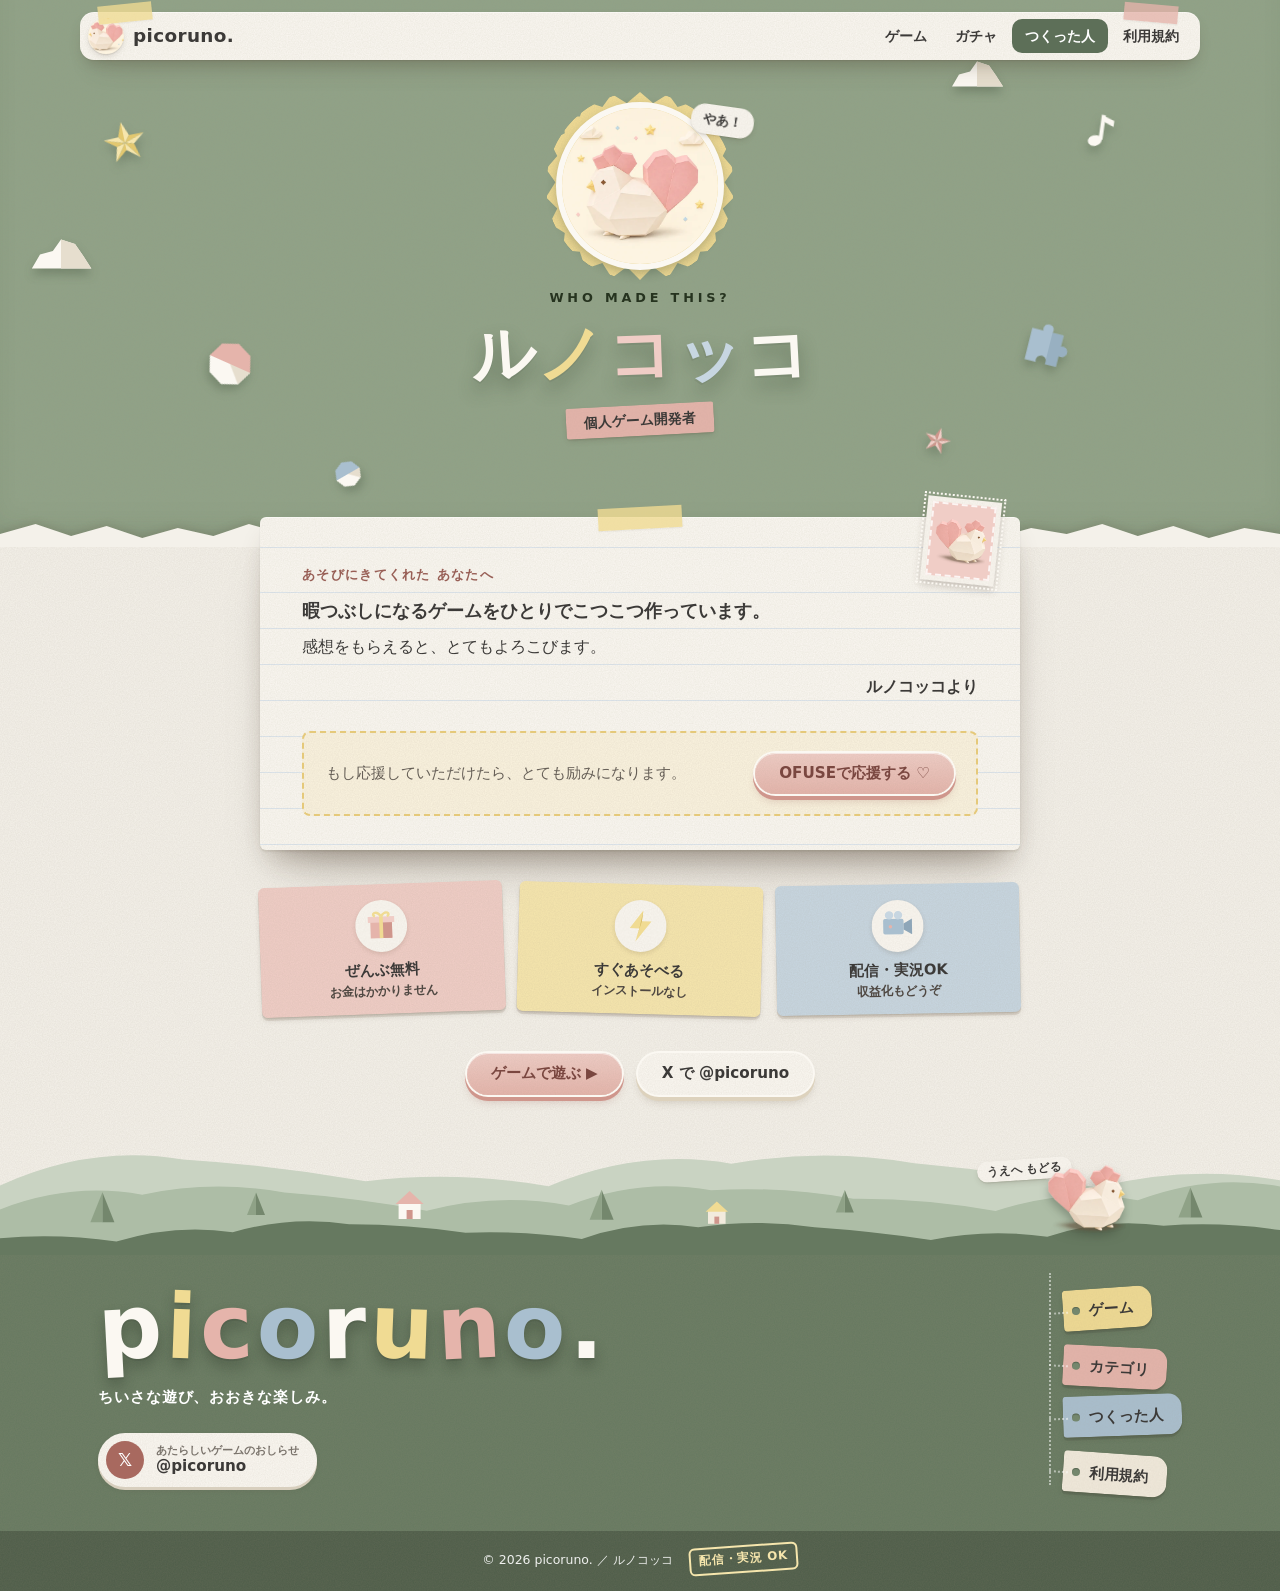
<file: about.html>
<!doctype html>
<html lang="ja">
<head>
<meta charset="utf-8">
<script src="count.js" defer></script>
<meta name="viewport" content="width=device-width, initial-scale=1">
<title>つくった人 | picoruno.</title>
<meta property="og:type" content="website">
<meta property="og:site_name" content="picoruno.">
<meta property="og:title" content="つくった人 | picoruno.">
<meta property="og:url" content="https://picoruno.com/about.html">
<meta property="og:image" content="https://picoruno.com/og-image.png">
<meta property="og:image:width" content="1200">
<meta property="og:image:height" content="630">
<meta name="twitter:image" content="https://picoruno.com/og-image.png">
<meta name="twitter:card" content="summary_large_image">
<meta name="description" content="picoruno.を作っている、個人ゲーム開発者ルノコッコのプロフィールです。">
<link rel="icon" type="image/png" sizes="48x48" href="icons/favicon-48.png">
<link rel="apple-touch-icon" href="icons/apple-touch-icon.png">
<link rel="manifest" href="manifest.webmanifest">
<meta name="apple-mobile-web-app-title" content="picoruno.">
<meta name="theme-color" content="#8fa287">
<link rel="preconnect" href="https://fonts.googleapis.com">
<link rel="preconnect" href="https://fonts.gstatic.com" crossorigin>
<link rel="stylesheet" href="https://fonts.googleapis.com/css2?family=Zen+Maru+Gothic:wght@500;700;900&display=swap">
<link rel="stylesheet" href="site.css">
<style>
.profile{padding-top:96px;padding-bottom:110px;overflow:hidden}
.profile .props{position:absolute;inset:0;pointer-events:none}
.profile .props svg{position:absolute;width:var(--s);height:var(--s);left:var(--x);top:var(--y);transform:rotate(var(--r));filter:drop-shadow(0 6px 5px rgba(40,55,35,.25));animation:pop .7s calc(.25s + var(--d)) var(--ease-pop) both}
@keyframes pop{from{opacity:0;transform:translateY(14px) scale(.4) rotate(0)}}
.badge{position:relative;width:168px;height:168px;margin:6px auto 16px;animation:drop .8s .1s var(--ease-pop) both}
.badge::before{content:"";position:absolute;inset:-10px;border-radius:50%;background:var(--grain),#f0db93;
  -webkit-mask:radial-gradient(circle at 50% 50%,#000 64%,transparent 64.5%),conic-gradient(#000 0 0);
  clip-path:polygon(50% 0,57% 6%,65% 1%,70% 8%,79% 5%,82% 13%,91% 13%,90% 22%,98% 26%,94% 34%,100% 41%,95% 48%,100% 56%,94% 62%,98% 70%,90% 75%,91% 84%,82% 85%,79% 94%,70% 91%,65% 99%,57% 93%,50% 100%,43% 93%,35% 99%,30% 91%,21% 94%,18% 85%,9% 84%,10% 75%,2% 70%,6% 62%,0 56%,5% 48%,0 41%,6% 34%,2% 26%,10% 22%,9% 13%,18% 13%,21% 5%,30% 8%,35% 1%,43% 6%);
  box-shadow:0 10px 18px rgba(40,55,35,.3)}
.badge img{position:relative;display:block;width:100%;height:100%;border-radius:50%;border:6px solid var(--white);box-shadow:0 4px 10px rgba(40,55,35,.25);background:#fbf3df}
.badge .hi{position:absolute;right:-30px;top:4px;padding:3px 12px;border-radius:14px;font-size:.8rem;font-weight:900;color:var(--ink);background:var(--grain),var(--white);box-shadow:var(--shadow-s);transform:rotate(8deg);animation:pop .6s .9s var(--ease-pop) both}
@keyframes drop{from{opacity:0;transform:translateY(-20px) scale(.8)}}
.profile h1{display:flex;justify-content:center;gap:.04em}
.profile h1 span{display:inline-block;color:var(--c);transform:rotate(var(--r))}
.role{display:inline-block;margin-top:12px;font-weight:900;font-size:.86rem;color:var(--ink);padding:3px 18px;border-radius:3px;background:var(--grain),var(--pink);box-shadow:var(--shadow-s);transform:rotate(-3deg)}
.letter{padding:40px 42px 34px;background:var(--grain),repeating-linear-gradient(transparent 0 35px,#dde6ee 35px 36px),var(--white);background-position:0 0,0 40px,0 0}
.letter .stamp{position:absolute;right:22px;top:-18px;width:74px;height:84px;padding:5px;background:var(--grain),var(--white);transform:rotate(6deg);box-shadow:0 4px 8px rgba(60,45,30,.25);outline:2px dotted #fbf8f2;outline-offset:2px}
.letter .stamp span{display:grid;place-items:center;width:100%;height:100%;background:#f0cdc6;border:2px dashed rgba(255,255,255,.8)}
.letter .stamp img{width:52px;height:52px;object-fit:contain}
.letter .to{font-size:.82rem;font-weight:900;color:#985f56;letter-spacing:.1em;line-height:36px;margin:0}
.letter p{line-height:36px;margin:0}
.letter .lead{font-size:1.1rem;font-weight:900}
.letter .sign{text-align:right;font-weight:900;margin-top:4px}
.facts{display:grid;grid-template-columns:repeat(3,1fr);gap:14px;margin-top:34px;list-style:none;padding:0}
.facts li{position:relative;padding:16px 12px 14px;border-radius:6px;text-align:center;font-weight:900;font-size:.92rem;line-height:1.4;background:var(--grain),var(--c);box-shadow:0 3px 0 rgba(90,70,45,.12),var(--shadow-s);transform:rotate(var(--r))}
.facts li svg{display:block;width:52px;height:52px;margin:0 auto 8px;padding:8px;border-radius:50%;background:var(--grain),var(--white);box-shadow:0 2px 4px rgba(90,70,45,.15)}
.facts li small{display:block;font-size:.76rem;font-weight:700;color:#4f4842;margin-top:2px}
.cheer{position:relative;margin-top:26px;padding:20px 22px;border-radius:8px;background:var(--grain),#fbf3df;display:flex;align-items:center;flex-wrap:wrap;gap:12px 16px;border:2px dashed #e5c97a}
.cheer p{margin:0;flex:1 1 220px;font-size:.92rem;color:var(--sub)}
.pill{display:inline-flex;align-items:center;gap:6px;font-weight:900;font-size:.95rem;line-height:1;padding:13px 24px;border-radius:999px;text-decoration:none;color:#7a4740;
  background:var(--grain),linear-gradient(180deg,#f0cdc6,#e5b4ab);box-shadow:inset 0 1px 0 rgba(255,255,255,.55),0 0 0 2px #fbf8f2,0 4px 0 2px #cf968c,0 8px 10px -2px rgba(150,90,80,.3);transition:transform .3s var(--ease-pop)}
.pill:hover{transform:translateY(-2px) rotate(-2deg)}
.pill.cream{color:var(--ink);background:var(--grain),var(--white);box-shadow:0 0 0 2px #fbf8f2,0 4px 0 2px #ddd2bd,0 8px 10px -2px rgba(90,70,45,.25)}
.next{display:flex;flex-wrap:wrap;justify-content:center;gap:16px;margin-top:40px}
@media (max-width:640px){
  .badge{width:136px;height:136px}
  .badge .hi{right:-22px}
  .letter{padding:34px 22px 26px;background-position:0 0,0 34px,0 0}
  .letter .stamp{width:60px;height:68px;right:14px}
  .letter .stamp img{width:42px;height:42px}
  .facts{grid-template-columns:1fr 1fr 1fr;gap:8px}
  .facts li{font-size:.78rem;padding:12px 6px}
  .facts li svg{width:42px;height:42px;padding:6px}
  .facts li small{font-size:.6rem}
}
@media (prefers-reduced-motion:reduce){.profile .props svg,.badge,.badge .hi{animation:none}}
</style>
</head>
<body>
<header class="gnav" id="gnav">
  <a class="brand" href="./"><img src="img/brand.webp" width="36" height="36" alt=""><span>picoruno.</span></a>
  <nav aria-label="メニュー"><a href="./#games">ゲーム</a><a class="opt" href="./#gacha">ガチャ</a><a href="about.html" aria-current="page">つくった人</a><a href="terms.html">利用規約</a></nav>
</header>

<main>
  <section class="subhero profile">
    <div class="props" aria-hidden="true"><span style="display:contents"><svg style="--x:8%;--y:22%;--s:46px;--r:-12deg;--d:0s" viewBox="-50 -50 100 100"><polygon points="0,-46 12,-15 0,0" fill="#f6e6ad"/><polygon points="0,-46 0,0 -12,-15" fill="#e3c86f"/><polygon points="44,-14 12,-15 0,0" fill="#e3c86f"/><polygon points="44,-14 0,0 19,5" fill="#f6e6ad"/><polygon points="27,37 19,5 0,0" fill="#e3c86f"/><polygon points="27,37 0,0 0,16" fill="#f6e6ad"/><polygon points="-27,37 0,16 0,0" fill="#e3c86f"/><polygon points="-27,37 0,0 -19,5" fill="#f6e6ad"/><polygon points="-44,-14 -19,5 0,0" fill="#e3c86f"/><polygon points="-44,-14 0,0 -12,-15" fill="#f6e6ad"/></svg></span><span style="display:contents"><svg style="--x:16%;--y:62%;--s:50px;--r:24deg;--d:.08s" viewBox="-50 -50 100 100"><polygon points="-44,0 -31,-31 0,-44 31,-31 44,0" fill="#e5b4ab"/><polygon points="44,0 31,31 0,44 -31,31 -44,0" fill="#fbf8f2"/><polygon points="0,0 44,0 31,31" fill="#e6dece"/></svg></span><span style="display:contents"><svg style="--x:80%;--y:58%;--s:52px;--r:14deg;--d:.16s" viewBox="0 0 100 100"><path d="M10 30h22a10 10 0 1 1 18 0h22v22a10 10 0 1 1 0 18v22H50a10 10 0 1 0-18 0H10z" fill="#a9bfcf"/><path d="M50 30h22v22a10 10 0 1 1 0 18v22H50z" fill="#8ea6b8" opacity=".6"/></svg></span><span style="display:contents"><svg style="--x:84%;--y:20%;--s:44px;--r:8deg;--d:.24s" viewBox="0 0 100 100"><rect x="56" y="12" width="9" height="56" fill="#fbf8f2"/><polygon points="56,12 86,22 86,36 65,28" fill="#fbf8f2"/><ellipse cx="48" cy="72" rx="16" ry="12" fill="#fbf8f2" transform="rotate(-20 48 72)"/></svg></span><span style="display:contents"><svg style="--x:2%;--y:40%;--s:70px;--r:0deg;--d:.3s" viewBox="0 0 120 70"><polygon points="10,60 24,36 46,30 60,10 84,18 98,38 112,60" fill="#fbf8f2"/><polygon points="60,10 84,18 98,38 112,60 60,60" fill="#e6dece"/></svg></span><span style="display:contents"><svg style="--x:72%;--y:78%;--s:30px;--r:18deg;--d:.36s" viewBox="-50 -50 100 100"><polygon points="0,-46 12,-15 0,0" fill="#f0cdc6"/><polygon points="0,-46 0,0 -12,-15" fill="#cf968c"/><polygon points="44,-14 12,-15 0,0" fill="#cf968c"/><polygon points="44,-14 0,0 19,5" fill="#f0cdc6"/><polygon points="27,37 19,5 0,0" fill="#cf968c"/><polygon points="27,37 0,0 0,16" fill="#f0cdc6"/><polygon points="-27,37 0,16 0,0" fill="#cf968c"/><polygon points="-27,37 0,0 -19,5" fill="#f0cdc6"/><polygon points="-44,-14 -19,5 0,0" fill="#cf968c"/><polygon points="-44,-14 0,0 -12,-15" fill="#f0cdc6"/></svg></span><span style="display:contents"><svg style="--x:26%;--y:84%;--s:30px;--r:-30deg;--d:.42s" viewBox="-50 -50 100 100"><polygon points="-44,0 -31,-31 0,-44 31,-31 44,0" fill="#a9bfcf"/><polygon points="44,0 31,31 0,44 -31,31 -44,0" fill="#fbf8f2"/><polygon points="0,0 44,0 31,31" fill="#e6dece"/></svg></span><span style="display:contents"><svg style="--x:74%;--y:8%;--s:60px;--r:0deg;--d:.2s" viewBox="0 0 120 70"><polygon points="10,60 24,36 46,30 60,10 84,18 98,38 112,60" fill="#fbf8f2"/><polygon points="60,10 84,18 98,38 112,60 60,60" fill="#e6dece"/></svg></span></div>
    <figure class="badge"><img src="img/profile.webp" width="480" height="480" alt="picoruno. の紙のニワトリ"><span class="hi">やあ！</span></figure>
    <p class="eyebrow">WHO MADE THIS?</p>
    <h1 aria-label="ルノコッコ"><span aria-hidden="true" style="--c:#fbf8f2;--r:-4deg">ル</span><span aria-hidden="true" style="--c:#f0db93;--r:3deg">ノ</span><span aria-hidden="true" style="--c:#f0cdc6;--r:-2deg">コ</span><span aria-hidden="true" style="--c:#c7d6e1;--r:4deg">ッ</span><span aria-hidden="true" style="--c:#fbf8f2;--r:-3deg">コ</span></h1>
    <span class="role">個人ゲーム開発者</span>
    <svg class="edge" viewBox="0 0 1440 28" preserveAspectRatio="none" aria-hidden="true"><path d="M0 28 L0 14 L40 4 L80 16 L120 6 L160 18 L200 8 L240 16 L280 4 L320 14 L360 6 L400 18 L440 8 L480 14 L520 4 L560 16 L600 6 L640 18 L680 8 L720 14 L760 4 L800 16 L840 6 L880 18 L920 8 L960 14 L1000 4 L1040 16 L1080 6 L1120 18 L1160 8 L1200 14 L1240 4 L1280 16 L1320 6 L1360 18 L1400 8 L1440 14 L1440 28Z"/></svg>
  </section>

  <div class="sheet">
    <article class="panel letter rise">
      <span class="stamp" aria-hidden="true"><span><img src="img/chick.webp" alt=""></span></span>
      <p class="to">あそびにきてくれた あなたへ</p>
      <p class="lead">暇つぶしになるゲームをひとりでこつこつ作っています。</p>
      <p>感想をもらえると、とてもよろこびます。</p>
      <p class="sign">ルノコッコより</p>
      <div class="cheer">
        <p>もし応援していただけたら、とても励みになります。</p>
        <a class="pill" href="https://ofuse.me/o?uid=227807" target="_blank" rel="noopener">OFUSEで応援する ♡</a>
      </div>
    </article>
    <ul class="facts" aria-label="picoruno. のこと">
      <li style="--c:#f0cdc6;--r:-2deg"><svg viewBox="0 0 60 60"><rect x="12" y="22" width="36" height="28" fill="#e5b4ab"/><rect x="30" y="22" width="18" height="28" fill="#cf968c"/><rect x="8" y="14" width="44" height="10" fill="#f0cdc6"/><rect x="27" y="14" width="6" height="36" fill="#f0db93"/><path d="M30 14c-8-12-18-4-10 0M30 14c8-12 18-4 10 0" fill="none" stroke="#f0db93" stroke-width="4"/></svg>ぜんぶ無料<small>お金はかかりません</small></li>
      <li style="--c:#f6e6ad;--r:1.5deg"><svg viewBox="0 0 60 60"><polygon points="34,4 12,34 28,34 22,56 48,22 32,22" fill="#f0db93"/><polygon points="34,4 28,34 22,56 32,22" fill="#d8bd66"/></svg>すぐあそべる<small>インストールなし</small></li>
      <li style="--c:#c7d6e1;--r:-1deg"><svg viewBox="0 0 60 60"><rect x="6" y="18" width="34" height="26" rx="3" fill="#a9bfcf"/><polygon points="40,26 54,18 54,44 40,36" fill="#8ea6b8"/><circle cx="16" cy="12" r="7" fill="#c7d6e1"/><circle cx="31" cy="12" r="7" fill="#c7d6e1"/><circle cx="18" cy="31" r="3" fill="#e5b4ab"/></svg>配信・実況OK<small>収益化もどうぞ</small></li>
    </ul>
    <div class="next">
      <a class="pill" href="./#games">ゲームで遊ぶ ▶</a>
      <a class="pill cream" href="https://x.com/picoruno" target="_blank" rel="noopener">X で @picoruno</a>
    </div>
  </div>
</main>

<footer class="gfoot xfoot">
  <svg class="hills" id="footHills" aria-hidden="true"></svg>
  <button class="foot-chick" id="footChick" type="button" aria-label="ページのいちばん上へ"><span class="foot-say">うえへ もどる</span><img src="img/chick.webp" width="64" height="64" alt=""></button>
  <div class="foot-in">
    <div class="foot-brand">
      <div class="gfoot-word" id="footWord" aria-hidden="true">picoruno.</div>
      <p class="foot-catch">ちいさな遊び、おおきな楽しみ。</p>
      <a class="foot-x" href="https://x.com/picoruno" target="_blank" rel="noopener"><b aria-hidden="true">𝕏</b><span><small>あたらしいゲームのおしらせ</small>@picoruno</span></a>
    </div>
    <nav class="foot-tags" aria-label="フッター">
      <a href="./#games" style="--c:#f0db93;--r:-4deg">ゲーム</a>
      <a href="./#town" style="--c:#e5b4ab;--r:3deg">カテゴリ</a>
      <a href="about.html" style="--c:#a9bfcf;--r:-2deg">つくった人</a>
      <a href="terms.html" style="--c:#f2ebdd;--r:4deg">利用規約</a>
    </nav>
  </div>
  <div class="foot-base"><small>© 2026 picoruno. ／ ルノコッコ</small><span class="foot-stamp">配信・実況 OK</span></div>
</footer>
<script src="site.js" defer></script>
<script src="foot.js" defer></script>
</body>
</html>
</file>
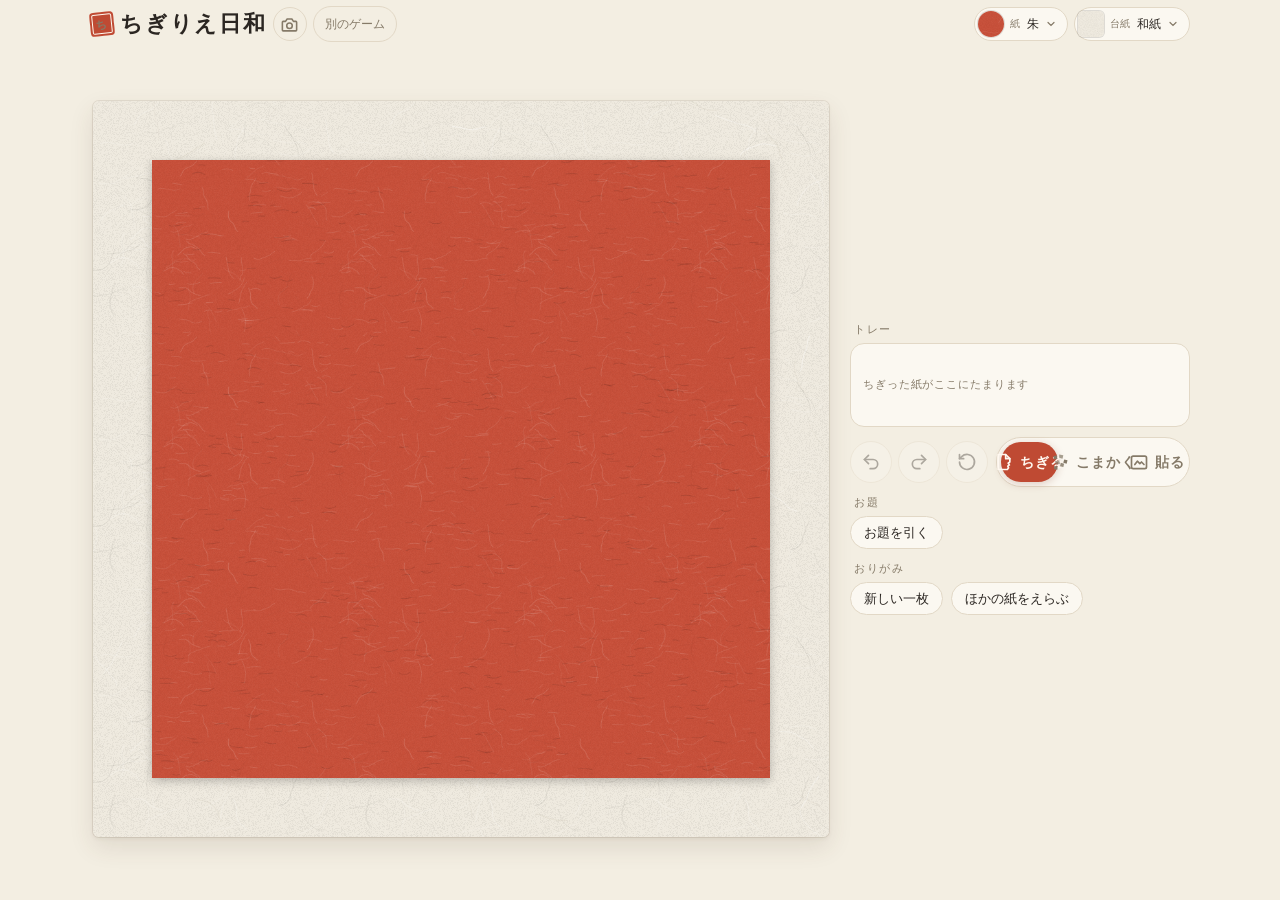
<file: chigiriebiyori.html>
<!doctype html>
<html lang="ja">
<head>
<meta charset="utf-8">
<script src="count.js" defer></script>
<style>:root{color-scheme:light;padding-top:env(safe-area-inset-top,0px);padding-bottom:env(safe-area-inset-bottom,0px)}html,body{height:100%}body{margin:0}img{max-width:100%}[hidden]{display:none!important}</style>
<title>ちぎりえ日和</title>
<meta property="og:type" content="website">
<meta property="og:site_name" content="picoruno.">
<meta property="og:title" content="ちぎりえ日和">
<meta property="og:url" content="https://picoruno.com/chigiriebiyori.html">
<meta property="og:image" content="https://picoruno.com/og-image.png">
<meta property="og:image:width" content="1200">
<meta property="og:image:height" content="630">
<meta name="twitter:image" content="https://picoruno.com/og-image.png">
<meta name="twitter:card" content="summary_large_image">
<meta name="viewport" content="width=device-width,initial-scale=1,maximum-scale=1,user-scalable=no,viewport-fit=cover">
<meta name="claude:viewport-fit-sides" content="cover">
<link rel="preconnect" href="https://fonts.googleapis.com">
<link rel="stylesheet" href="https://fonts.googleapis.com/css2?family=Zen+Kaku+Gothic+New:wght@400;500;700&family=Zen+Old+Mincho:wght@600&display=swap">
<style>
/* layout: 一画面の作業台。上に名前、中央に正方形の台、下に道具箱 */
:root{
  /* 和紙の作業机：生成りの地、墨の文字、はんこの朱 */
  --bg:#f3eee2; --surface:#fbf8f1; --line:#e2d8c6; color-scheme:light; --ink:#2b2622; --muted:#857a68;
  --accent:#bf4a33; --accent-ink:#fff8f0; --warn:#a8322d; --sel:#2b2622; --sel-ink:#f6efe2;
  --f-disp:"Zen Old Mincho","Hiragino Mincho ProN","Yu Mincho",serif;
  --f-body:"Zen Kaku Gothic New","Hiragino Sans","Yu Gothic",system-ui,sans-serif;
}
html,body{height:100%}
[hidden]{display:none!important}
body{background:var(--bg);color:var(--ink);font-family:var(--f-body);overflow:hidden;
  padding-left:max(16px,env(safe-area-inset-left,0px));padding-right:max(16px,env(safe-area-inset-right,0px))}
.app{max-width:760px;margin:0 auto;height:100%;display:flex;flex-direction:column}
header{display:flex;align-items:center;gap:6px;padding-block:10px 6px;position:relative}
.brand{display:flex;align-items:center;gap:6px;margin-right:auto;flex:none}
@media (max-width:440px){.pchip small,.pchip svg{display:none}.pchip{padding-right:9px}}
.seal{flex:none;display:grid;place-items:center;width:24px;height:24px;background:var(--accent);color:var(--accent-ink);font:600 15px/1 var(--f-disp);border-radius:4px;transform:rotate(-6deg);box-shadow:inset 0 0 0 2px var(--accent),inset 0 0 0 3px var(--accent-ink)}
.brand h1{flex:none;white-space:nowrap;font-family:var(--f-disp);font-weight:600;font-size:22px;margin:0;letter-spacing:.08em}
.brand span{font-size:11px;color:var(--muted);letter-spacing:.14em}
 .hbtn{flex:none;font:500 12px/1 var(--f-body);border:1px solid var(--line);background:var(--surface);color:var(--ink);border-radius:999px;padding:7px 11px;cursor:pointer}
.pchip{flex:0 1 auto;display:flex;align-items:center;gap:6px;border:1px solid var(--line);background:var(--surface);color:var(--ink);border-radius:999px;padding:3px 10px 3px 3px;cursor:pointer;font:500 12px/1 var(--f-body);min-width:0;max-width:35vw}
.pchip img{width:26px;height:26px;border-radius:50%;flex:none;box-shadow:0 0 0 1px rgba(0,0,0,.12)}
.pchip span{white-space:nowrap;overflow:hidden;text-overflow:ellipsis;min-width:0}
.pchip svg{flex:none;color:var(--muted)}
.pchip small{font-size:10px;color:var(--muted);flex:none;letter-spacing:.06em}
.pchip img.sq{border-radius:5px}
.bgrid{display:grid;grid-template-columns:repeat(4,64px);gap:10px 8px}
.bcard{display:flex;flex-direction:column;align-items:center;gap:5px;background:none;border:0;padding:0;cursor:pointer;color:var(--ink);font:500 10.5px/1.2 var(--f-body);text-align:center}
.bcard img{width:52px;height:52px;border-radius:6px;box-shadow:0 0 0 1px rgba(0,0,0,.12)}
.bcard[aria-pressed="true"] img{outline:2px solid var(--ink);outline-offset:2px}
.grp{display:flex;flex-direction:column;gap:6px}
.gl{font-size:11px;letter-spacing:.14em;color:var(--muted);padding-left:4px}
.seg{display:grid;grid-auto-flow:column;grid-auto-columns:1fr;gap:4px;background:var(--surface);border:1px solid var(--line);border-radius:14px;padding:4px}
.seg button span{font-size:11.5px}
#kFolds button span{font-size:10.5px;letter-spacing:-.02em}
.seg button{display:flex;flex-direction:column;align-items:center;gap:5px;border:0;background:transparent;color:var(--muted);border-radius:10px;padding:9px 2px 8px;cursor:pointer;font:600 12px/1.1 var(--f-body);min-width:0;white-space:nowrap}
.seg button svg{width:24px;height:24px}
.seg button[aria-pressed="true"]{background:#f8e6de;color:#9a3521;box-shadow:inset 0 0 0 1.5px var(--accent)}
.seg button[aria-pressed="true"] svg{color:var(--accent)}
.panel{gap:12px!important}
.oma{flex:none;height:46px;border-radius:999px;border:1px solid var(--line);background:var(--surface);color:var(--ink);font:600 13px/1 var(--f-body);padding:0 13px;cursor:pointer;display:flex;align-items:center;gap:6px}
.foot{display:flex;align-items:center;justify-content:space-between;gap:8px;padding-block:10px 4px}
.foot #hint{padding-block:0;flex:1;min-width:0}
.hist{display:flex;gap:6px;flex:none}
.ubtn.armed{background:#f8e6de;color:#9a3521;border-color:var(--accent)}
.ubtn{flex:none;width:42px;height:42px;border-radius:50%;border:1px solid var(--line);background:var(--surface);color:var(--ink);display:grid;place-items:center;cursor:pointer;padding:0}
.fbtn{flex:none;height:46px;padding:0 24px;border-radius:999px;border:1px solid var(--accent);background:var(--accent);color:var(--accent-ink);font:600 17px/1 var(--f-disp);letter-spacing:.12em;cursor:pointer;box-shadow:0 2px 8px rgba(0,0,0,.14)}
.fbtn:disabled{opacity:.35;cursor:default}
.ubtn:disabled{opacity:.35;cursor:default}
.pick-note{margin:-12px 0 0;font-size:11px;color:var(--muted)}
.bdot{width:16px;height:16px;border-radius:3px;box-shadow:0 0 0 2px var(--surface),0 0 0 3px var(--muted)}
.pop{position:absolute;right:0;top:100%;z-index:10;background:var(--surface);border:1px solid var(--line);border-radius:10px;padding:10px 12px 12px;box-shadow:0 8px 24px rgba(0,0,0,.18)}
.pop p{margin:0 0 8px;font-size:11px;color:var(--muted);letter-spacing:.1em}
.work{flex:1;min-height:0;display:flex;flex-direction:column}
.side{display:flex;flex-direction:column;min-width:0}
@media (orientation: landscape) and (min-width:600px){
  .app{max-width:1100px}
  header{padding-block:6px 4px}
  .work{flex-direction:row;gap:18px;padding-block:0 8px}
  .side{flex:none;width:min(340px,40vw);overflow-y:auto;justify-content:center}
  }
.pboards{display:flex;gap:12px;flex-wrap:wrap}
.pboards .sw{width:38px;height:38px}
.snd[aria-pressed="false"]{opacity:.4}
.snd{flex:none;width:34px;height:34px;display:grid;place-items:center;padding:0!important;font:500 12px/1 var(--f-body);border:1px solid var(--line);background:transparent;color:var(--muted);border-radius:999px;padding:8px 10px;cursor:pointer}
.snd.more{width:auto;padding:0 11px!important;text-decoration:none;white-space:nowrap}
@media (max-width:440px){.snd.more{padding:0 8px!important;font-size:11px;letter-spacing:-.02em}.brand{gap:4px}header{gap:4px}}
@media (max-width:420px){.pchip span{display:none}.pchip{padding-right:3px}}
#wrap{flex:1;min-height:0;display:grid;place-items:center;position:relative}
#stage{touch-action:none;display:block;border-radius:6px;box-shadow:0 0 0 1px rgba(80,60,40,.10),0 2px 4px rgba(80,60,40,.06),0 10px 24px rgba(80,60,40,.12)}
.toast{position:absolute;left:50%;top:10px;z-index:3;transform:translateX(-50%);background:var(--ink);color:var(--bg);font-size:12px;padding:7px 12px;border-radius:999px;opacity:0;transition:opacity .25s;pointer-events:none;white-space:nowrap}
.toast.on{opacity:.92}
#hint{margin:0;padding-block:8px 2px;font-size:12px;color:var(--muted);line-height:1.6;min-height:2.2em;text-wrap:balance}
.panel{display:flex;flex-direction:column;gap:6px;padding-block:4px 12px}
.row{display:flex;align-items:center;gap:8px;min-width:0}
.lbl{flex:none;width:4.6em;font-size:11px;letter-spacing:.1em;color:var(--muted);white-space:nowrap;overflow:hidden;text-overflow:ellipsis}
.mini{flex:none;font-size:11px;color:var(--muted);letter-spacing:.1em;padding-left:6px;border-left:1px solid var(--line);margin-left:2px;align-self:center}
.scroller{display:flex;gap:8px;overflow-x:auto;min-width:0;flex:1;padding:4px 2px;scrollbar-width:none}
.scroller::-webkit-scrollbar{display:none}
.chip{flex:none;font:500 13px/1 var(--f-body);color:var(--ink);background:var(--surface);border:1px solid var(--line);border-radius:999px;padding:9px 13px;cursor:pointer;white-space:nowrap}
.chip[aria-pressed="true"]{background:var(--ink);color:var(--bg);border-color:var(--ink)}
.chip.primary{background:var(--accent);color:var(--accent-ink);border-color:var(--accent)}
.chip.warn{color:var(--warn)}
.chip:disabled{opacity:.4;cursor:default}
.sw{flex:none;width:30px;height:30px;border-radius:5px;border:1px solid rgba(0,0,0,.18);cursor:pointer;padding:0;background-size:cover}
.sw[aria-pressed="true"]{outline:2px solid var(--ink);outline-offset:2px}
button:focus-visible{outline:2px solid var(--accent);outline-offset:2px}
.modal{position:fixed;inset:0;background:rgba(15,18,16,.55);display:grid;place-items:center;z-index:20;
  padding-left:max(16px,env(safe-area-inset-left,0px));padding-right:max(16px,env(safe-area-inset-right,0px))}
.card{background:var(--surface);color:var(--ink);border-radius:10px;padding:14px;display:flex;flex-direction:column;gap:10px;align-items:center;max-width:520px;width:100%}
.card img{width:100%;max-height:62vh;object-fit:contain;border-radius:4px}
.card p{margin:0;font-size:12px;color:var(--muted);text-align:center}
.card h2{margin:0;font:600 17px/1.2 var(--f-disp);letter-spacing:.08em}
.outacts{display:flex;flex-wrap:wrap;gap:8px;justify-content:center;width:100%}
.outacts .chip{display:inline-flex;align-items:center;gap:6px;text-decoration:none}
.outacts .chip.main{background:var(--accent);color:var(--accent-ink);border-color:var(--accent);font-weight:700}
.donebtn{position:absolute;left:50%;bottom:-21px;z-index:2;transform:translateX(-50%);white-space:nowrap;display:flex;align-items:center;gap:8px;
  font:700 15px/1 var(--f-body);letter-spacing:.04em;color:var(--accent-ink);background:var(--accent);border:0;border-radius:999px;padding:13px 20px;
  box-shadow:0 4px 14px rgba(120,40,20,.28);cursor:pointer;animation:donePop .45s ease-out}
@media (orientation: landscape) and (min-width:600px){.donebtn{bottom:14px}}
@keyframes donePop{from{opacity:0;transform:translate(-50%,8px)}to{opacity:1;transform:translate(-50%,0)}}
.seg2{display:flex;gap:6px;justify-content:center}
.sealcard{max-width:300px;padding:20px 18px 16px;gap:14px}
.sealcard canvas{width:132px;height:132px;transform:rotate(-4deg)}
.seal-in2{width:100%;box-sizing:border-box;text-align:center;font:600 22px/1.2 var(--f-disp);letter-spacing:.2em;color:var(--ink);background:var(--bg);border:1px solid var(--line);border-radius:10px;padding:12px;-webkit-user-select:text;user-select:text}
.seal-in2:focus{outline:2px solid var(--accent);outline-offset:1px}
.sealcard .prow{width:100%;display:grid;grid-template-columns:1fr 1fr}
.sealcard .chip{padding:12px;font-size:15px;text-align:center}
.stagebox{position:relative}
.fab{position:absolute;bottom:10px;border:1px solid var(--line);cursor:pointer;box-shadow:0 2px 10px rgba(0,0,0,.18)}
.fab.undo{left:10px;width:46px;height:46px;border-radius:50%;background:var(--surface);color:var(--ink);display:grid;place-items:center;padding:0}
.fab.fold{right:10px;height:48px;padding:0 24px;border-radius:999px;background:var(--accent);color:var(--accent-ink);border-color:var(--accent);font:600 17px/1 var(--f-disp);letter-spacing:.12em}
.fab:disabled{opacity:.35;cursor:default}
.pick{position:absolute;inset:0;overflow-y:auto;padding-block:6px 20px;display:flex;flex-direction:column;gap:20px;min-width:0}
#pickBody{display:flex;flex-direction:column;gap:24px}
.pmode{display:grid;grid-template-columns:1fr 1fr;gap:4px;background:var(--surface);border:1px solid var(--line);border-radius:14px;padding:4px;margin-top:-8px}
.pmode button{display:flex;flex-direction:column;align-items:center;gap:3px;border:0;background:transparent;color:var(--muted);border-radius:10px;padding:9px 4px;cursor:pointer;font:600 13px/1.2 var(--f-body)}
.pmode button small{font-size:10.5px;font-weight:500;opacity:.85}
.pmode button[aria-pressed="true"]{background:#f8e6de;color:#9a3521;box-shadow:inset 0 0 0 1.5px var(--accent)}
.pick-acts{display:flex;gap:8px}
.pick-head{display:flex;align-items:center;justify-content:space-between;gap:10px;flex-wrap:wrap}
.pick-title{font-family:var(--f-disp);font-weight:600;font-size:20px;margin:0;letter-spacing:.06em}
.mat h2{font-family:var(--f-disp);font-weight:600;font-size:15px;margin:0;letter-spacing:.06em}
.mat p{margin:2px 0 10px;font-size:11px;color:var(--muted)}
.pgrid{display:grid;grid-template-columns:repeat(auto-fill,minmax(64px,1fr));gap:12px 10px}
.pcard{display:flex;flex-direction:column;align-items:center;gap:6px;background:none;border:0;padding:0;cursor:pointer;color:var(--ink);font:500 11px/1.2 var(--f-body);min-width:0}
.pcard img{width:100%;max-width:100%;aspect-ratio:1;border-radius:2px;box-shadow:0 1px 3px rgba(0,0,0,.22),0 0 0 1px rgba(0,0,0,.05);transition:transform .15s}
.pcard:hover img{transform:translateY(-2px) rotate(-1.5deg)}
@media (prefers-reduced-motion: reduce){.toast,.pcard img{transition:none}}
</style>
<style>
/* ちぎりえ日和だけの部品 */
.mode{display:grid;grid-template-columns:1fr 1.15fr 1fr;gap:3px;background:var(--surface);border:1px solid var(--line);border-radius:999px;padding:4px;flex:1;max-width:340px}
.mode button{display:flex;align-items:center;justify-content:center;gap:6px;border:0;background:transparent;color:var(--muted);border-radius:999px;height:40px;cursor:pointer;font:700 14px/1 var(--f-body);letter-spacing:.06em}
.mode button svg{width:20px;height:20px;flex:none}
.mode button{white-space:nowrap;min-width:0}
@media (max-width:400px){.foot{gap:6px}.hist{gap:4px}.mode button{gap:4px;font-size:13px;letter-spacing:.02em}.mode button svg{width:17px;height:17px}}
@media (max-width:420px){.mode button svg{display:none}}
.swrow{display:flex;gap:7px;overflow-x:auto;padding:3px 2px 6px;scrollbar-width:none;touch-action:pan-x}
.swrow::-webkit-scrollbar{display:none}
.swc{flex:none;width:30px;height:30px;border-radius:50%;border:0;padding:0;cursor:pointer;box-shadow:inset 0 0 0 1px rgba(0,0,0,.12)}
.swc[aria-pressed="true"]{box-shadow:0 0 0 2px var(--surface),0 0 0 4px var(--ink)}
.sizes{align-self:flex-start;width:max-content;display:inline-flex;gap:4px;background:var(--surface);border:1px solid var(--line);border-radius:999px;padding:3px}
.sizes button{border:0;background:transparent;border-radius:999px;height:32px;min-width:46px;display:grid;place-items:center;cursor:pointer;color:var(--muted)}
.sizes button[aria-pressed="true"]{background:var(--ink);color:var(--bg)}
.sizes i{display:block;background:currentColor;border-radius:30% 45% 35% 50%;transform:rotate(-12deg)}
.mode button[aria-pressed="true"]{background:var(--accent);color:var(--accent-ink);box-shadow:0 2px 8px rgba(120,50,30,.22)}
.mode b{min-width:18px;height:18px;border-radius:9px;background:var(--surface);color:var(--accent);font:700 11px/18px var(--f-body);padding:0 5px;display:inline-block}
.mode button:not([aria-pressed="true"]) b{background:#f8e6de}
.acts{display:grid;grid-template-columns:repeat(4,1fr);gap:4px;background:var(--surface);border:1px solid var(--line);border-radius:14px;padding:4px}
.acts button{display:flex;flex-direction:column;align-items:center;gap:4px;border:0;background:transparent;color:var(--ink);border-radius:10px;padding:8px 2px 7px;cursor:pointer;font:600 11px/1.1 var(--f-body);min-width:0;white-space:nowrap}
.acts button svg{width:22px;height:22px;color:var(--muted)}
.acts button:active{background:#f8e6de}
.acts button.warn,.acts button.warn svg{color:var(--warn)}
.prow{display:flex;gap:8px;flex-wrap:wrap;align-items:center}
.seal-in{flex:none;width:6.5em;font:500 13px/1 var(--f-body);color:var(--ink);background:var(--surface);border:1px solid var(--line);border-radius:999px;padding:9px 12px}
.panel{min-height:120px}
/* 長押しやドラッグで文字選択・調べるメニューが出ないように */
body,body *{-webkit-user-select:none;user-select:none;-webkit-touch-callout:none;-webkit-tap-highlight-color:transparent}
input{-webkit-user-select:text;user-select:text}
html,body,body *{touch-action:pan-x pan-y}
button{touch-action:pan-x pan-y}
#outImg{-webkit-touch-callout:default!important;-webkit-user-select:auto!important;user-select:auto!important}
.trayw{display:flex;flex-direction:column;gap:6px;padding-block:10px 0}
.tray{display:flex;gap:8px;overflow-x:auto;align-items:center;min-height:66px;padding:8px 10px;background:var(--surface);border:1px solid var(--line);border-radius:14px;touch-action:pan-x;scrollbar-width:none}
.tray::-webkit-scrollbar{display:none}
.tray .empty{font-size:11px;color:var(--muted);letter-spacing:.08em;padding-left:2px;white-space:nowrap}
.tp{flex:none;width:50px;height:50px;display:grid;place-items:center;border:0;background:transparent;padding:0;cursor:grab;touch-action:none;border-radius:8px}
.tp img{max-width:46px;max-height:46px;filter:drop-shadow(0 1px 2px rgba(0,0,0,.25));pointer-events:none}
.tp:active{background:#f8e6de}
.ghost{position:fixed;left:0;top:0;z-index:50;pointer-events:none;filter:drop-shadow(0 6px 10px rgba(0,0,0,.3));opacity:.95}
.acts{grid-template-columns:repeat(5,1fr)!important}
@media (max-width:440px){.brand h1{font-size:18px;letter-spacing:.03em}.brand .seal{width:21px;height:21px;font-size:13px}.pchip{max-width:27vw;padding-right:8px}}
</style>

<div class="app">
  <header>
    <div class="brand"><span class="seal" aria-hidden="true">ち</span><h1>ちぎりえ日和</h1><button class="snd" id="imgBtn" type="button" aria-label="画像として保存" title="画像として保存"><svg width="19" height="19" viewBox="0 0 24 24" fill="none" stroke="currentColor" stroke-width="2" stroke-linecap="round" stroke-linejoin="round" aria-hidden="true"><path d="M4 8h3l2-3h6l2 3h3a1 1 0 0 1 1 1v10a1 1 0 0 1-1 1H4a1 1 0 0 1-1-1V9a1 1 0 0 1 1-1z"/><circle cx="12" cy="13.5" r="3.5"/></svg></button><a class="snd more" href="https://picoruno.com/">別のゲーム</a></div>
    <button class="pchip" id="paperChip" type="button" aria-label="おりがみをかえる"><img id="paperThumb" alt=""><small>紙</small><span id="paperName"></span><svg width="12" height="12" viewBox="0 0 24 24" fill="none" stroke="currentColor" stroke-width="2.4" stroke-linecap="round" aria-hidden="true"><path d="m6 9 6 6 6-6"/></svg></button>
    <button class="pchip" id="boardBtn" type="button" aria-expanded="false" aria-label="台紙をかえる"><img id="boardThumb" alt="" class="sq"><small>台紙</small><span id="boardName"></span><svg width="12" height="12" viewBox="0 0 24 24" fill="none" stroke="currentColor" stroke-width="2.4" stroke-linecap="round" aria-hidden="true"><path d="m6 9 6 6 6-6"/></svg></button>
    <div class="pop" id="boardPop" hidden><p>台紙をえらぶ</p><div class="bgrid" id="boardRow"></div></div>
  </header>
  <div class="work">
    <div id="wrap">
      <div class="stagebox" id="box"><canvas id="stage"></canvas><button class="donebtn" id="doneBtn" type="button" hidden><svg width="18" height="18" viewBox="0 0 24 24" fill="none" stroke="currentColor" stroke-width="2.2" stroke-linecap="round" stroke-linejoin="round" aria-hidden="true"><path d="M12 3v12"/><path d="m7 8 5-5 5 5"/><path d="M5 14v5a2 2 0 0 0 2 2h10a2 2 0 0 0 2-2v-5"/></svg>完成！ 保存・シェア</button></div>
      <div id="pick" class="pick" hidden>
        <div class="pick-head"><h2 class="pick-title">どの紙をちぎりますか</h2><span class="pick-acts"><button class="chip" id="pickBack" type="button">とじる</button></span></div>
        <div id="pickBody"></div>
      </div>
      <div class="toast" id="toast"></div>
    </div>
    <div class="side" id="side">
      <div class="trayw"><div class="gl" id="trayLbl">トレー</div><div class="tray" id="tray"></div></div>
      <div class="foot">
        <div class="hist">
          <button class="ubtn" id="undoBtn" type="button" aria-label="ひとつ戻す" title="ひとつ戻す"><svg width="20" height="20" viewBox="0 0 24 24" fill="none" stroke="currentColor" stroke-width="2" stroke-linecap="round" stroke-linejoin="round" aria-hidden="true"><path d="M9 14 4 9l5-5"/><path d="M4 9h10.5a5.5 5.5 0 0 1 0 11H11"/></svg></button>
          <button class="ubtn" id="redoBtn" type="button" aria-label="ひとつ進む" title="ひとつ進む"><svg width="20" height="20" viewBox="0 0 24 24" fill="none" stroke="currentColor" stroke-width="2" stroke-linecap="round" stroke-linejoin="round" aria-hidden="true"><path d="M15 14l5-5-5-5"/><path d="M20 9H9.5a5.5 5.5 0 0 0 0 11H13"/></svg></button>
          <button class="ubtn" id="resetBtn" type="button" aria-label="最初から" title="最初から"><svg width="20" height="20" viewBox="0 0 24 24" fill="none" stroke="currentColor" stroke-width="2" stroke-linecap="round" stroke-linejoin="round" aria-hidden="true"><path d="M3 12a9 9 0 1 0 2.6-6.4L3 8"/><path d="M3 3v5h5"/></svg></button>
        </div>
        <div class="mode" id="modeSeg" role="group" aria-label="作業">
          <button type="button" data-m="tear" aria-pressed="true"><svg width="20" height="20" viewBox="0 0 24 24" fill="none" stroke="currentColor" stroke-width="2" stroke-linecap="round" stroke-linejoin="round" aria-hidden="true"><path d="M5 3h9l5 5v4l-2 1.5 1.5 2-2 1.5 1 2-1.5 2H5z"/><path d="M14 3v5h5"/></svg>ちぎる</button>
          <button type="button" data-m="brush" aria-pressed="false"><svg width="20" height="20" viewBox="0 0 24 24" fill="currentColor" stroke="none" aria-hidden="true"><path d="M4 5l4-1 1 4-4 1z"/><path d="M11 3l5 1-1 4-4-1z" opacity=".7"/><path d="M17 9l4 1-1 4-4-1z"/><path d="M6 11l5-1 1 4-5 1z" opacity=".7"/><path d="M13 13l4 1-1 4-4-1z" opacity=".85"/><path d="M5 17l4 0 0 4-4 0z"/></svg>こまかく</button>
          <button type="button" data-m="paste" aria-pressed="false"><svg width="20" height="20" viewBox="0 0 24 24" fill="none" stroke="currentColor" stroke-width="2" stroke-linecap="round" stroke-linejoin="round" aria-hidden="true"><rect x="3" y="5" width="18" height="15" rx="2"/><path d="M7 15l3-4 3 3 2-2 3 3"/></svg>貼る<b id="pcount" hidden></b></button>
        </div>
      </div>
      <div class="panel" id="panel"></div>
    </div>
  </div>
</div>

<div class="modal" id="sealModal" hidden>
  <div class="card sealcard" role="dialog" aria-label="はんこ">
    <canvas id="sealPrev" width="200" height="200" aria-hidden="true"></canvas>
    <input id="sealTxt" class="seal-in2" maxlength="4" value="名前" placeholder="名前" aria-label="はんこの字（4文字まで）" autocomplete="off" enterkeyhint="done">
    <div class="prow"><button class="chip" id="sealCancel" type="button">やめる</button><button class="chip primary" id="sealOk" type="button">押す</button></div>
  </div>
</div>

<div class="modal" id="modal" hidden>
  <div class="card">
    <h2>できあがり！</h2>
    <img id="outImg" alt="できあがったちぎり絵">
    <div class="seg2" id="saveOpt" role="group" aria-label="保存のしかた" hidden><button class="chip" type="button" data-t="0" aria-pressed="true">そのまま</button><button class="chip" type="button" data-t="1" aria-pressed="false">お題つき</button></div>
    <div class="outacts">
      <button class="chip main" id="saveImg" type="button">画像を保存</button>
      <button class="chip main" id="shareImg" type="button">シェア</button>
      <a class="chip" id="xShare" href="https://twitter.com/intent/tweet" target="_blank" rel="noopener">𝕏 に投稿</a>
    </div>
    <p>うまく保存できないときは、画像を長押し（パソコンは右クリック）してください</p>
    <button class="chip" id="closeModal" type="button">とじる</button>
  </div>
</div>

<script>
(()=>{
const $=s=>document.querySelector(s);
const cv=$('#stage'),ctx=cv.getContext('2d'),wrap=$('#wrap'),box=$('#box');
const DPR=Math.min(2,window.devicePixelRatio||1);
const RM=window.matchMedia('(prefers-reduced-motion: reduce)').matches;
let W=320;
const BOARDS=[{n:'生成',c:'#ebe7db'},{n:'白鼠',c:'#d8d9d3'},{n:'桜',c:'#f0dcdc'},{n:'若竹',c:'#cfdcc4'},{n:'空色',c:'#d3e0ea'},{n:'山吹',c:'#efd9a8'},
 {n:'鉛',c:'#5c5f5c'},{n:'藍',c:'#22344f'},{n:'紺',c:'#1c2637'},{n:'臙脂',c:'#5a2228'},{n:'墨',c:'#1f2120'},
 {n:'和紙',c:'#efeadf',k:'washi'},{n:'金砂子',c:'#f1ead7',k:'gold'},{n:'木目',c:'#c39566',k:'wood'},{n:'畳',c:'#b8b683',k:'tatami'},{n:'カッターマット',c:'#3f6e5a',k:'mat'},{n:'黒板',c:'#2d3b35',k:'chalk'}];

/* ---------- 紙の質感・素材・台紙 ---------- */
const tex=(()=>{const t=document.createElement('canvas');t.width=t.height=256;const g=t.getContext('2d');
 const id=g.createImageData(256,256);for(let i=0;i<id.data.length;i+=4){const v=Math.random()>.5?255:0;id.data[i]=id.data[i+1]=id.data[i+2]=v;id.data[i+3]=Math.random()*13}
 g.putImageData(id,0,0);
 for(let k=0;k<80;k++){let x=Math.random()*256,y=Math.random()*256,a=Math.random()*6.28;g.beginPath();g.moveTo(x,y);
  for(let s=0;s<7;s++){a+=(Math.random()-.5)*.9;x+=Math.cos(a)*5;y+=Math.sin(a)*5;g.lineTo(x,y)}
  g.strokeStyle=k%3?'rgba(255,255,255,.2)':'rgba(0,0,0,.06)';g.lineWidth=.5+Math.random()*.7;g.stroke()}
 return t})();
const patCache=new WeakMap();
function texPat(g){let p=patCache.get(g);if(!p){p=g.createPattern(tex,'repeat');patCache.set(g,p)}return p}
function paintTex(g,x,y,w,h,a){g.save();g.globalAlpha=a;g.fillStyle=texPat(g);g.fillRect(x,y,w,h);g.restore()}

/* ---------- 紙の材質 ---------- */
const MATS=[
 {id:'ori',n:'折り紙',d:'つるっとした、いつもの無地の折り紙',items:[['赤','#d7263d'],['朱','#e8532c'],['だいだい','#f08a24'],['山吹','#f2b134'],['黄','#f4d23c'],['レモン','#ece27a'],
  ['黄緑','#a6c84a'],['緑','#3c9b54'],['深緑','#1f6b45'],['青緑','#2a9d8f'],['水色','#6cc3e0'],['空','#4a90d1'],['青','#2c5aa8'],['群青','#3a4fa0'],['紺','#1e2e5c'],
  ['藤','#a68ccc'],['紫','#6b4a9c'],['赤紫','#b23a7a'],['ピンク','#f28fb0'],['桃','#f6b8c8'],['肌','#f3cfae'],['茶','#8a5a3c'],['灰','#9a9da0'],['黒','#222222'],['白','#f7f6f2']]},
 {id:'kusumi',n:'やさしい和紙',d:'くすんだ色の、ふんわり透ける和紙',items:[['コーラル','#ec8b7e'],['セージ','#9eae8e'],['バター','#f1d48c'],['ローズ','#e4a9a3'],['ピーチ','#f2b98f'],['ミント','#b4cdb4'],['ラベンダー','#b7a8c8'],['ミスト','#a9c3d1'],['からし','#d7b25c'],['ミルクティー','#c9a98c'],['ココア','#9c7a64'],['クリーム','#f2e6c8']]},
 {id:'washi',n:'和紙',d:'やわらかな繊維が見える、手すきの紙',items:[['紅','#a8322d'],['藍','#24406a'],['墨','#272727'],['鶯','#6b7a3a'],['山吹','#d39a2c'],['桜','#e2b1b4'],['生成','#efe9da']]},
 {id:'unryu',n:'雲竜紙',d:'長い繊維が雲のように流れる和紙',items:[['白','#f2efe6'],['薄紅','#e3b3ae'],['浅葱','#7fb0b6'],['墨','#3a3a3a']]},
 {id:'chiri',n:'ちりめん紙',d:'細かいしぼのある、布のような紙',items:[['朱','#c8503a'],['萌黄','#8ea64a'],['紫','#6c4f86'],['紺','#25324d']]},
 {id:'metal',n:'金銀の紙',d:'光をかえす、きらりとした紙',items:[['金','gold'],['銀','silver'],['銅','copper'],['玉虫','tama']]},
 {id:'holo',n:'オーロラ紙',d:'見る向きで色が変わる、虹色の紙',items:[['オーロラ','aurora'],['夜光','night']]},
 {id:'trace',n:'トレーシングペーパー',d:'向こうがうっすら透ける紙',items:[['白','#ffffff'],['水色','#bfe0f0'],['桃','#f6c7cf'],['若草','#d3e8b0']]},
 {id:'kraft',n:'クラフト紙',d:'茶色くざらっとした包み紙',items:[['茶','#a57c52'],['こげ茶','#6e4c33'],['白','#e8dfcf']]}];
MATS.forEach(m=>m.items=m.items.map(([n,c,p])=>({n,c,p,mat:m})));
const METAL={gold:['#7d5e1e','#d9b65a','#f7e7a8','#b8902f','#efd27c','#8a6a24'],silver:['#7b7f84','#d7dadd','#f7f8f9','#a4a8ad','#e4e6e8','#8a8e93'],
 copper:['#7a3f22','#c97a4f','#f2c3a0','#a55a35','#e3a07a','#7f4428'],tama:['#1f4a5a','#3f8f9c','#a8e0d8','#2f6f7c','#7fc6c0','#1f4a5a']};
function rgba(hex,a){const n=parseInt(hex.slice(1),16);return`rgba(${n>>16},${(n>>8)&255},${n&255},${a})`}
function walk(g,S,n,len,wd,cols){for(let i=0;i<n;i++){let x=Math.random()*S,y=Math.random()*S,a=Math.random()*6.28;g.beginPath();g.moveTo(x,y);const st=len/8;
 for(let k=0;k<8;k++){a+=(Math.random()-.5)*.6;x+=Math.cos(a)*st*(.6+Math.random()*.8);y+=Math.sin(a)*st;g.lineTo(x,y)}g.strokeStyle=cols[i%cols.length];g.lineWidth=wd*(.5+Math.random());g.stroke()}}
function paintPaper(g,S,it){const m=it.mat.id,u=S/1200,A=u*u;g.save();g.lineCap='round';
 if(m==='metal'||m==='holo'){const st=m==='metal'?METAL[it.c]:(it.c==='aurora'?['#f6c6d8','#c9d8f7','#bff0e2','#f8eec0','#e3c8f5','#bfe7f7','#f6c6d8']:['#1d2340','#3a2f6b','#1f5d6b','#5a2f63','#1d2340','#2f4f7a']);
  const gr=g.createLinearGradient(0,0,S,S);st.forEach((c,i)=>gr.addColorStop(i/(st.length-1),c));g.fillStyle=gr;g.fillRect(0,0,S,S);
  const g2=g.createLinearGradient(S,0,0,S);[[0,0],[.35,.3],[.45,0],[.7,.2],[.8,0],[1,0]].forEach(([o,a])=>g2.addColorStop(o,`rgba(255,255,255,${a})`));g.fillStyle=g2;g.fillRect(0,0,S,S);
  if(m==='metal'){for(let y=0;y<S;y+=Math.max(1,2*u)){g.fillStyle=Math.random()<.5?'rgba(255,255,255,.05)':'rgba(0,0,0,.04)';g.fillRect(0,y,S,Math.max(.5,u))}}
  else for(let i=0;i<Math.max(20,900*A);i++){g.fillStyle=`hsla(${Math.random()*360},90%,85%,${.3+Math.random()*.4})`;const z=Math.max(1,2*u);g.fillRect(Math.random()*S,Math.random()*S,z,z)}
  g.restore();return}
 if(m==='trace'){g.fillStyle=rgba(it.c,.5);g.fillRect(0,0,S,S);paintTex(g,0,0,S,S,.6);g.restore();return}
 g.fillStyle=it.c;g.fillRect(0,0,S,S);
 if(m==='ori'){const gs=g.createLinearGradient(0,0,S,S);gs.addColorStop(0,'rgba(255,255,255,.1)');gs.addColorStop(.5,'rgba(255,255,255,0)');gs.addColorStop(1,'rgba(0,0,0,.05)');g.fillStyle=gs;g.fillRect(0,0,S,S)}
 else if(m==='kusumi'){const gs=g.createLinearGradient(0,0,S,S);gs.addColorStop(0,'rgba(255,255,255,.10)');gs.addColorStop(1,'rgba(90,60,40,.06)');g.fillStyle=gs;g.fillRect(0,0,S,S);
  for(let i=0;i<Math.max(10,70*A);i++){const x=Math.random()*S,y=Math.random()*S,r=S*(.04+Math.random()*.1),gr=g.createRadialGradient(x,y,0,x,y,r);
   gr.addColorStop(0,Math.random()<.65?'rgba(255,255,255,.12)':'rgba(90,50,30,.06)');gr.addColorStop(1,'rgba(0,0,0,0)');g.fillStyle=gr;g.fillRect(x-r,y-r,2*r,2*r)}
  paintTex(g,0,0,S,S,1);walk(g,S,Math.max(14,420*A),S*.06,Math.max(.4,1.2*u),['rgba(255,255,255,.30)','rgba(255,255,255,.18)','rgba(110,70,50,.09)']);
  walk(g,S,Math.max(4,60*A),S*.16,Math.max(.4,.9*u),['rgba(255,255,255,.22)','rgba(110,70,50,.07)'])}
 else if(m==='washi'){for(let i=0;i<Math.max(8,40*A);i++){const x=Math.random()*S,y=Math.random()*S,r=S*(.05+Math.random()*.12),gr=g.createRadialGradient(x,y,0,x,y,r);
   gr.addColorStop(0,Math.random()<.5?'rgba(255,255,255,.07)':'rgba(0,0,0,.05)');gr.addColorStop(1,'rgba(0,0,0,0)');g.fillStyle=gr;g.fillRect(x-r,y-r,2*r,2*r)}
  paintTex(g,0,0,S,S,1);walk(g,S,Math.max(12,320*A),S*.04,Math.max(.4,1.1*u),['rgba(255,255,255,.22)','rgba(255,255,255,.14)','rgba(0,0,0,.06)'])}
 else if(m==='unryu'){paintTex(g,0,0,S,S,.8);walk(g,S,Math.max(10,90*A),S*.22,Math.max(.6,2.6*u),['rgba(255,255,255,.5)','rgba(255,255,255,.32)','rgba(250,246,236,.42)'])}
 else if(m==='chiri'){paintTex(g,0,0,S,S,.7);const n=Math.max(30,2200*A);for(let i=0;i<n;i++){const x=Math.random()*S,y=Math.random()*S,l=S*(.008+Math.random()*.016);
   g.beginPath();g.moveTo(x,y);g.quadraticCurveTo(x+l/2,y+(Math.random()-.5)*l*.6,x+l,y+(Math.random()-.5)*l*.3);g.strokeStyle=i%2?'rgba(0,0,0,.12)':'rgba(255,255,255,.12)';g.lineWidth=Math.max(.5,1.4*u);g.stroke()}}
 else if(m==='gayo'){paintTex(g,0,0,S,S,.45)}
 else if(m==='kraft'){paintTex(g,0,0,S,S,1);const n=Math.max(40,3000*A);for(let i=0;i<n;i++){g.fillStyle=Math.random()<.7?'rgba(60,35,15,.22)':'rgba(255,240,210,.18)';
   g.fillRect(Math.random()*S,Math.random()*S,Math.max(1,(1+Math.random()*2)*u),Math.max(1,(1+Math.random()*2)*u))}
  walk(g,S,Math.max(10,200*A),S*.03,Math.max(.4,u),['rgba(60,35,15,.15)','rgba(255,240,210,.12)'])}
 g.restore()}
function makePaper(it,S){const c=document.createElement('canvas');c.width=c.height=S;paintPaper(c.getContext('2d'),S,it);return c}

/* ---------- 台紙 ---------- */
function paintBoard(g,S,b){const u=S/1000,A=u*u;g.fillStyle=b.c;g.fillRect(0,0,S,S);g.save();g.lineCap='round';
 if(b.k==='wood'){for(let y=-20*u;y<S+20*u;){const h=(3+Math.random()*9)*u,ph=Math.random()*6,f=(.004+Math.random()*.004)/u,amp=(4+Math.random()*10)*u;g.beginPath();
   for(let x=0;x<=S;x+=6*u){const yy=y+Math.sin(x*f+ph)*amp+Math.sin(x*f*3.1+ph*2)*amp*.25;x?g.lineTo(x,yy):g.moveTo(x,yy)}g.strokeStyle=`rgba(90,52,22,${.08+Math.random()*.22})`;g.lineWidth=Math.max(.6,(.6+Math.random()*1.6)*u);g.stroke();y+=h}
  paintTex(g,0,0,S,S,.5)}
 else if(b.k==='tatami'){const st=Math.max(2,S/170);for(let x=0;x<S;x+=st){g.fillStyle=(Math.floor(x/st))%2?'rgba(255,255,230,.10)':'rgba(70,70,20,.10)';g.fillRect(x,0,st*.55,S)}
  for(let y=0;y<S;y+=S/40){g.fillStyle='rgba(60,60,20,.06)';g.fillRect(0,y,S,Math.max(1,1.5*u))}paintTex(g,0,0,S,S,.4);
  g.fillStyle='#2b3448';g.fillRect(0,0,S,S*.035);g.fillRect(0,S*.965,S,S*.035)}
 else if(b.k==='mat'){paintTex(g,0,0,S,S,.4);const c=S/20;for(let i=0;i<=20;i++){g.strokeStyle=i%5?'rgba(235,245,235,.18)':'rgba(235,245,235,.42)';g.lineWidth=Math.max(.6,(i%5?1:1.6)*u);
   g.beginPath();g.moveTo(i*c,0);g.lineTo(i*c,S);g.moveTo(0,i*c);g.lineTo(S,i*c);g.stroke()}}
 else if(b.k==='chalk'){paintTex(g,0,0,S,S,.6);for(let i=0;i<Math.max(6,24*A);i++){const x=Math.random()*S,y=Math.random()*S,r=S*(.08+Math.random()*.2),gr=g.createRadialGradient(x,y,0,x,y,r);
   gr.addColorStop(0,'rgba(255,255,255,.05)');gr.addColorStop(1,'rgba(255,255,255,0)');g.fillStyle=gr;g.fillRect(x-r,y-r,2*r,2*r)}}
 else if(b.k==='gold'){paintTex(g,0,0,S,S,.7);const n=Math.max(40,900*A);for(let i=0;i<n;i++){const band=Math.random()<.6,x=Math.random()*S,y=band?(Math.random()<.5?Math.random()*S*.22:S-Math.random()*S*.22):Math.random()*S;
   const z=(1.5+Math.random()*(band?7:3.5))*u;g.save();g.translate(x,y);g.rotate(Math.random()*3);g.fillStyle=['#c9a24a','#e8c96a','#b88c35','#f3dc8e'][i%4];g.globalAlpha=.55+Math.random()*.45;g.fillRect(-z/2,-z/2,z,z*(.5+Math.random()*.8));g.restore()}}
 else if(b.k==='washi'){paintTex(g,0,0,S,S,1);walk(g,S,Math.max(12,260*A),S*.05,Math.max(.4,1.1*u),['rgba(255,255,255,.35)','rgba(180,170,150,.12)'])}
 else paintTex(g,0,0,S,S,.7);
 g.restore()}
const bCache=new Map();
function boardImg(b,S){const k=b.n+'|'+Math.round(S);let c=bCache.get(k);if(!c){c=document.createElement('canvas');c.width=c.height=Math.round(S);paintBoard(c.getContext('2d'),c.width,b);
 if(bCache.size>6)bCache.clear();bCache.set(k,c)}return c}


/* ---------- 柄 ---------- */
function drawPattern(g,def,S){const c=def.c;
 if(def.p==='wave'){const R=S/15;for(let row=0,y=-R;y<S+R*2;row++,y+=R/2)for(let x=(row%2?R:0)-R;x<S+R*2;x+=R*2){
  g.beginPath();g.arc(x,y,R,0,7);g.fillStyle=c;g.fill();for(const f of[.86,.66,.46,.26]){g.beginPath();g.arc(x,y,R*f,0,7);g.strokeStyle='rgba(240,238,230,.85)';g.lineWidth=R*.06;g.stroke()}}}
 else if(def.p==='check'){const q=S/12;for(let y=0;y<12;y++)for(let x=0;x<12;x++){g.fillStyle=(x+y)%2?'#1f2a24':c;g.fillRect(x*q,y*q,q+1,q+1)}}
 else if(def.p==='dots'){const q=S/15;g.fillStyle='rgba(246,243,236,.95)';for(let r=0;r<17;r++)for(let k=0;k<17;k++){g.beginPath();g.arc(k*q+(r%2?q/2:0),r*q,q*.16,0,7);g.fill()}}
 else if(def.p==='petal'){let seed=7;const rnd=()=>(seed=(seed*9301+49297)%233280)/233280;const q=S/9;
  for(let i=0;i<70;i++){const x=rnd()*S,y=rnd()*S,r=q*(.12+rnd()*.12),a=rnd()*6.28;g.save();g.translate(x,y);g.rotate(a);
   g.fillStyle=i%3?'rgba(255,255,255,.75)':'rgba(176,60,72,.55)';for(let p=0;p<5;p++){g.rotate(Math.PI*2/5);g.beginPath();g.ellipse(0,-r,r*.45,r*.7,0,0,7);g.fill()}g.restore()}}
 else drawPattern2(g,def,S)}

const LT='rgba(246,243,236,.88)';
function rng(seed){return()=>(seed=(seed*9301+49297)%233280)/233280}
function drawPattern2(g,def,S){const p=def.p,c=def.c;g.save();
 if(p==='asa'){const a=S/6,h=a*Math.sqrt(3)/2;g.strokeStyle=LT;g.lineWidth=Math.max(.6,S/300);g.lineJoin='round';g.beginPath();
  for(let j=-1;j*h<S+h;j++){const off=Math.abs(j)%2?a/2:0;for(let i=-2;i*a<S+a;i++){const P1={x:i*a+off,y:j*h},P2={x:P1.x+a,y:P1.y},Q={x:P1.x+a/2,y:P1.y+h},Q2={x:Q.x+a,y:Q.y};
   for(const T of[[P1,P2,Q],[P2,Q2,Q]]){const cx=(T[0].x+T[1].x+T[2].x)/3,cy=(T[0].y+T[1].y+T[2].y)/3;g.moveTo(T[0].x,T[0].y);g.lineTo(T[1].x,T[1].y);g.lineTo(T[2].x,T[2].y);g.lineTo(T[0].x,T[0].y);
    for(const V of T){g.moveTo(cx,cy);g.lineTo(V.x,V.y)}}}}g.stroke()}
 else if(p==='shippo'){const s=S/7,r=s/Math.SQRT2;g.strokeStyle=LT;g.lineWidth=Math.max(.7,S/220);
  for(let i=-1;i<9;i++)for(let j=-1;j<9;j++){g.beginPath();g.arc(i*s,j*s,r,0,7);g.stroke()}
  g.fillStyle=LT;for(let i=0;i<9;i++)for(let j=0;j<9;j++){g.beginPath();g.arc(i*s+s/2,j*s+s/2,s*.07,0,7);g.fill()}}
 else if(p==='yagasuri'){const w=S/7,h=w*1.5;g.fillStyle=LT;
  for(let i=0;i<8;i++){const off=i%2?h/2:0;for(let y=-h+off;y<S+h;y+=h){const x=i*w;g.beginPath();g.moveTo(x,y);g.lineTo(x+w/2,y+h*.38);g.lineTo(x+w,y);g.lineTo(x+w,y+h*.5);g.lineTo(x+w/2,y+h*.88);g.lineTo(x,y+h*.5);g.closePath();g.fill()}}
  g.strokeStyle='rgba(0,0,0,.18)';g.lineWidth=Math.max(.5,S/400);for(let i=1;i<8;i++){g.beginPath();g.moveTo(i*w,0);g.lineTo(i*w,S);g.stroke()}}
 else if(p==='kikko'){const r=S/9,v=Math.sqrt(3)*r;g.strokeStyle=LT;g.lineWidth=Math.max(.6,S/320);
  for(let i=-1;i*1.5*r<S+r;i++)for(let j=-1;j*v<S+v;j++){const cx=i*1.5*r,cy=j*v+(Math.abs(i)%2?v/2:0);
   for(const f of[.93,.72]){g.beginPath();for(let k=0;k<6;k++){const an=k*Math.PI/3;const x=cx+r*f*Math.cos(an),y=cy+r*f*Math.sin(an);k?g.lineTo(x,y):g.moveTo(x,y)}g.closePath();g.stroke()}}}
 else if(p==='uroko'){const w=S/8,h=w*.87;g.fillStyle=LT;
  for(let j=0;j*h<S+h;j++){const off=j%2?w/2:0;for(let x=-w+off;x<S+w;x+=w){g.beginPath();g.moveTo(x,j*h+h);g.lineTo(x+w/2,j*h);g.lineTo(x+w,j*h+h);g.closePath();g.fill()}}}
 else if(p==='kagome'){const d=S/8;g.strokeStyle=LT;g.lineWidth=Math.max(.8,S/110);
  for(const an of[0,Math.PI/3,2*Math.PI/3]){const nx=-Math.sin(an),ny=Math.cos(an),tx=Math.cos(an),ty=Math.sin(an);
   for(let o=-S*1.5;o<S*1.5;o+=d){const bx=S/2+nx*o,by=S/2+ny*o;g.beginPath();g.moveTo(bx-tx*S*1.5,by-ty*S*1.5);g.lineTo(bx+tx*S*1.5,by+ty*S*1.5);g.stroke()}}}
 else if(p==='tatewaku'){const w=S/5;for(let i=0;i<6;i++){const cx=i*w+w/2;g.beginPath();
   for(let y=0;y<=S;y+=S/120){const x=cx-(w*.1+w*.2*(1+Math.sin(y/S*Math.PI*6))/2);y?g.lineTo(x,y):g.moveTo(x,y)}
   for(let y=S;y>=0;y-=S/120){g.lineTo(cx+(w*.1+w*.2*(1+Math.sin(y/S*Math.PI*6))/2),y)}g.closePath();g.fillStyle=LT;g.fill();
   g.beginPath();for(let y=0;y<=S;y+=S/120){const x=cx+w/2+w*.08*Math.sin(y/S*Math.PI*6+Math.PI);y?g.lineTo(x,y):g.moveTo(x,y)}g.strokeStyle='rgba(246,243,236,.5)';g.lineWidth=Math.max(.5,S/400);g.stroke()}}
 else if(p==='shima'){const u=S/100,ws=[9,1.5,2,1.5,9,4,1],cs=[c,LT,c,LT,c,'rgba(0,0,0,.28)',LT];let x=0,k=0;
  while(x<S){g.fillStyle=cs[k%cs.length];g.fillRect(x,0,ws[k%ws.length]*u+.5,S);x+=ws[k%ws.length]*u;k++}}
 else if(p==='koshi'){const d=S/6;for(const [o,wd,al] of[[0,S/45,.55],[d*.18,S/220,.45],[d*.82,S/220,.45]]){g.fillStyle=`rgba(246,243,236,${al})`;
   for(let t=0;t<S+d;t+=d){g.fillRect(t+o-wd/2,0,wd,S);g.fillRect(0,t+o-wd/2,S,wd)}}}
 else if(p==='chidori'){const r=S/26;g.fillStyle=LT;let row=0;for(let y=r*2;y<S+r*2;y+=r*4,row++)for(let x=(row%2?r*2.6:0);x<S+r*3;x+=r*5.2){
   g.save();g.translate(x,y);g.rotate(row%2?-.15:.15);g.scale(r,r);g.beginPath();g.moveTo(-1,.1);g.quadraticCurveTo(-.6,-.75,.25,-.45);g.quadraticCurveTo(.75,-.3,1.35,-.75);
   g.quadraticCurveTo(1.05,.1,.4,.38);g.quadraticCurveTo(-.4,.62,-1,.1);g.fill();g.beginPath();g.moveTo(-.95,-.08);g.lineTo(-1.4,-.02);g.lineTo(-.9,.14);g.fill();
   g.lineWidth=.12;g.strokeStyle=LT;g.beginPath();g.moveTo(.05,.5);g.lineTo(-.1,.9);g.moveTo(.3,.45);g.lineTo(.2,.85);g.stroke();g.restore()}}
 else if(p==='yukiwa'){const R=rng(11),q=S/7;for(let i=0;i<30;i++){const x=R()*S,y=R()*S,r=q*(.35+R()*.35);g.fillStyle=i%3?LT:'rgba(160,190,220,.7)';
   g.beginPath();g.arc(x,y,r*.66,0,7);for(let k=0;k<6;k++){const an=k*Math.PI/3;g.moveTo(x+Math.cos(an)*r*.62+r*.4,y+Math.sin(an)*r*.62);g.arc(x+Math.cos(an)*r*.62,y+Math.sin(an)*r*.62,r*.4,0,7)}g.fill();
   if(i%4===0){g.fillStyle=c;g.beginPath();g.arc(x,y,r*.42,0,7);g.fill()}}}
 else if(p==='kasumi'){const R=rng(5);for(let i=0;i<9;i++){const h=S*(.05+R()*.04),y=R()*S,x=R()*S*.7-S*.15,w=S*(.35+R()*.45);
   g.fillStyle='rgba(250,248,242,.62)';g.beginPath();g.moveTo(x+h/2,y);g.lineTo(x+w-h/2,y);g.arc(x+w-h/2,y+h/2,h/2,-Math.PI/2,Math.PI/2);g.lineTo(x+h/2,y+h);g.arc(x+h/2,y+h/2,h/2,Math.PI/2,Math.PI*1.5);g.fill();
   g.strokeStyle='rgba(120,140,165,.35)';g.lineWidth=Math.max(.5,S/450);for(const f of[.35,.65]){g.beginPath();g.moveTo(x+h/2,y+h*f);g.lineTo(x+w-h/2,y+h*f);g.stroke()}}}
 else if(p==='ume'){const R=rng(23),q=S/8;for(let i=0;i<34;i++){const x=R()*S,y=R()*S,r=q*(.25+R()*.18),a=R()*6.28;g.fillStyle=i%2?LT:'rgba(232,170,180,.9)';
   g.save();g.translate(x,y);g.rotate(a);for(let k=0;k<5;k++){g.rotate(Math.PI*2/5);g.beginPath();g.arc(0,-r*.55,r*.48,0,7);g.fill()}
   g.fillStyle='rgba(214,170,60,.95)';g.beginPath();g.arc(0,0,r*.22,0,7);g.fill();g.restore()}}
 else if(p==='momiji'){const R=rng(41),q=S/7,cols=['#b8352f','#d25a3b','#e0a93a','#9c2f2a','#c98a2e'];
  for(let i=0;i<26;i++){const x=R()*S,y=R()*S,r=q*(.3+R()*.25),a=R()*6.28;g.save();g.translate(x,y);g.rotate(a);g.fillStyle=cols[i%cols.length];g.beginPath();
   for(let k=0;k<14;k++){const an=-Math.PI/2+k*Math.PI/7,rr=k%2?r*.42:r*(k===0?1:k===2||k===12?.95:.78);const px=Math.cos(an)*rr,py=Math.sin(an)*rr;k?g.lineTo(px,py):g.moveTo(px,py)}
   g.closePath();g.fill();g.strokeStyle=cols[i%cols.length];g.lineWidth=r*.08;g.beginPath();g.moveTo(0,0);g.lineTo(0,r*.75);g.stroke();g.restore()}}
 g.restore()}

const PATS=[['青海波','#2a4a75','wave'],['麻の葉','#cf7f93','asa'],['七宝','#3d5f8a','shippo'],['矢絣','#7a4f8c','yagasuri'],['亀甲','#2f6b4f','kikko'],['鱗','#c39d3f','uroko'],
 ['籠目','#2b2b2b','kagome'],['立涌','#7b8fa8','tatewaku'],['市松','#2f6b4f','check'],['縞','#6b4a3a','shima'],['格子','#3f5a45','koshi'],['千鳥','#4f7aa1','chidori'],
 ['雪輪','#2a3d5e','yukiwa'],['霞','#a9bccd','kasumi'],['水玉','#b8352f','dots'],['梅ちらし','#8e3b46','ume'],['桜ちらし','#ebbcc0','petal'],['紅葉ちらし','#e6d6b2','momiji']];
{const m={id:'pattern',n:'柄の紙',d:'和柄が刷られた千代紙'};m.items=PATS.map(([n,c,p])=>({n,c,p,mat:m}));MATS.push(m)}
function paintSheet(g,S,it){if(it.mat.id==='pattern'){g.fillStyle=it.c;g.fillRect(0,0,S,S);drawPattern(g,it,S);paintTex(g,0,0,S,S,1)}else paintPaper(g,S,it)}
/* ---------- 幾何 ---------- */
const lerp=(a,b,t)=>a+(b-a)*t;
function polyPath(g,p){g.beginPath();p.forEach((q,i)=>i?g.lineTo(q.x,q.y):g.moveTo(q.x,q.y));g.closePath()}
function area(p){let a=0;for(let i=0;i<p.length;i++){const A=p[i],B=p[(i+1)%p.length];a+=A.x*B.y-B.x*A.y}return a/2}
function clipHalf(poly,f){const o=[];for(let i=0;i<poly.length;i++){const A=poly[i],B=poly[(i+1)%poly.length],fa=f(A),fb=f(B);
 if(fa>=0)o.push(A);if((fa>=0)!==(fb>=0)){const t=fa/(fa-fb);o.push({x:A.x+(B.x-A.x)*t,y:A.y+(B.y-A.y)*t})}}return o}
function clipConvex(sub,clip){let o=sub;const s=Math.sign(area(clip))||1;
 for(let i=0;i<clip.length&&o.length;i++){const P=clip[i],Q=clip[(i+1)%clip.length];
  o=clipHalf(o,X=>s*((Q.x-P.x)*(X.y-P.y)-(Q.y-P.y)*(X.x-P.x)))}return o}
function bbox(p){let a=1e9,b=1e9,c=-1e9,d=-1e9;for(const q of p){a=Math.min(a,q.x);b=Math.min(b,q.y);c=Math.max(c,q.x);d=Math.max(d,q.y)}return{x0:a,y0:b,x1:c,y1:d}}
function circle(cx,cy,r,n=18){const o=[];for(let i=0;i<n;i++){const a=i/n*Math.PI*2;o.push({x:cx+r*Math.cos(a),y:cy+r*Math.sin(a)})}return o}
function inside(w,p){const s=Math.sign(area(w));for(let i=0;i<w.length;i++){const P=w[i],Q=w[(i+1)%w.length];if(s*((Q.x-P.x)*(p.y-P.y)-(Q.y-P.y)*(p.x-P.x))<-1e-9)return false}return true}
function isDark(hex){const n=parseInt(hex.slice(1),16);return((n>>16)*.3+((n>>8)&255)*.59+(n&255)*.11)<110}


function chaikin(p){const o=[];for(let i=0;i<p.length;i++){const A=p[i],B=p[(i+1)%p.length];o.push({x:A.x*.75+B.x*.25,y:A.y*.75+B.y*.25},{x:A.x*.25+B.x*.75,y:A.y*.25+B.y*.75})}return o}
function resample(p,step){const o=[{...p[0]}];let acc=0;for(let i=0;i<p.length;i++){const B=p[(i+1)%p.length];let ax=p[i].x,ay=p[i].y,seg=Math.hypot(B.x-ax,B.y-ay);
 while(seg>0&&acc+seg>=step){const t=(step-acc)/seg;ax+=(B.x-ax)*t;ay+=(B.y-ay)*t;o.push({x:ax,y:ay});seg=Math.hypot(B.x-ax,B.y-ay);acc=0}acc+=seg}return o}
function copyCanvas(c){const d=document.createElement('canvas');d.width=c.width;d.height=c.height;d.getContext('2d').drawImage(c,0,0);return d}
/* ---------- 音 ---------- */
let actx=null,soundOn=true,nbuf=null;
function ac(){if(!soundOn)return null;try{if(!actx)actx=new(window.AudioContext||window.webkitAudioContext)();if(actx.state==='suspended')actx.resume()}catch(e){return null}return actx}
function noise(a){if(!nbuf){nbuf=a.createBuffer(1,a.sampleRate,a.sampleRate);const d=nbuf.getChannelData(0);for(let i=0;i<d.length;i++)d[i]=Math.random()*2-1}return nbuf}
function burst(at,dur,type,freq,q,vol){const a=ac();if(!a)return;const s=a.createBufferSource();s.buffer=noise(a);const f=a.createBiquadFilter();f.type=type;f.frequency.value=freq;f.Q.value=q;
 const gn=a.createGain();const t=a.currentTime+at;gn.gain.setValueAtTime(0,t);gn.gain.linearRampToValueAtTime(vol,t+.006);gn.gain.exponentialRampToValueAtTime(.0008,t+dur);
 s.connect(f);f.connect(gn);gn.connect(a.destination);s.start(t,Math.random()*.5);s.stop(t+dur+.02)}
/* ハサミ：刃がすべる音＋閉じる「チョキン」＋金属の響き */
function snip(at){const a=ac();if(!a)return;const t=a.currentTime+at;
 burst(at,.05,'highpass',5500,.7,.09);burst(at+.035,.025,'bandpass',2600,1.5,.32);
 [3950,6230,8100].forEach((f,i)=>{const o=a.createOscillator(),g=a.createGain();o.type='sine';o.frequency.value=f*(1+(Math.random()-.5)*.02);
  g.gain.setValueAtTime(0,t+.035);g.gain.linearRampToValueAtTime([.035,.02,.012][i],t+.037);g.gain.exponentialRampToValueAtTime(.0001,t+.18);o.connect(g);g.connect(a.destination);o.start(t+.03);o.stop(t+.2)})}
function sndCut(){}

/* 和風の曲（都節音階の箏っぽい音を、その場で少しずつ作る） */
let bgmOn=true,bgm=null;const midi=n=>440*Math.pow(2,(n-69)/12);
function makeVerb(a){const len=Math.floor(a.sampleRate*2.6),b=a.createBuffer(2,len,a.sampleRate);for(let ch=0;ch<2;ch++){const d=b.getChannelData(ch);for(let i=0;i<len;i++)d[i]=(Math.random()*2-1)*Math.pow(1-i/len,2.4)}
 const c=a.createConvolver();c.buffer=b;return c}
function pluck(a,out,f,t,vol,dec){const o=a.createOscillator(),o2=a.createOscillator(),g2=a.createGain(),lp=a.createBiquadFilter(),gn=a.createGain();
 o.type='triangle';o.frequency.value=f;o2.type='sine';o2.frequency.value=f*2;g2.gain.value=.35;lp.type='lowpass';lp.frequency.setValueAtTime(5000,t);lp.frequency.exponentialRampToValueAtTime(900,t+dec*.6);
 gn.gain.setValueAtTime(0,t);gn.gain.linearRampToValueAtTime(vol,t+.004);gn.gain.exponentialRampToValueAtTime(.0001,t+dec);
 o.connect(lp);o2.connect(g2);g2.connect(lp);lp.connect(gn);gn.connect(out);o.start(t);o2.start(t);o.stop(t+dec+.05);o2.stop(t+dec+.05)}
/* 尺八風の笛 */
function flute(a,out,f,t,dur,vol){const o=a.createOscillator(),g=a.createGain(),lfo=a.createOscillator(),lg=a.createGain(),o3=a.createOscillator(),g3=a.createGain();
 o.type='sine';o.frequency.setValueAtTime(f*.995,t);o.frequency.linearRampToValueAtTime(f,t+.08);
 lfo.frequency.value=5;lg.gain.setValueAtTime(0,t);lg.gain.linearRampToValueAtTime(f*.004,t+Math.min(.6,dur*.6));lfo.connect(lg);lg.connect(o.frequency);
 o3.type='triangle';o3.frequency.value=f*2;g3.gain.value=.1;o3.connect(g3);g3.connect(g);
 g.gain.setValueAtTime(0,t);g.gain.linearRampToValueAtTime(vol,t+.12);g.gain.setValueAtTime(vol*.85,t+Math.max(.13,dur-.05));g.gain.exponentialRampToValueAtTime(.0001,t+dur+.35);
 const n=a.createBufferSource();n.buffer=noise(a);const bp=a.createBiquadFilter();bp.type='bandpass';bp.frequency.value=f*1.5;bp.Q.value=2;const ng=a.createGain();
 ng.gain.setValueAtTime(0,t);ng.gain.linearRampToValueAtTime(vol*.35,t+.06);ng.gain.exponentialRampToValueAtTime(vol*.08,t+.3);ng.gain.exponentialRampToValueAtTime(.0001,t+dur+.3);
 n.connect(bp);bp.connect(ng);ng.connect(out);o.connect(g);g.connect(out);[o,lfo,o3].forEach(x=>{x.start(t);x.stop(t+dur+.4)});n.start(t,Math.random()*.5);n.stop(t+dur+.4)}
/* 曲：陽音階の箏のアルペジオに、尺八風のメロディがのる（8小節ごとに展開） */
function startBgm(){if(!bgmOn||bgm)return;const a=ac();if(!a)return;const out=a.createGain();out.gain.setValueAtTime(0,a.currentTime);out.gain.linearRampToValueAtTime(.22,a.currentTime+2);
 const verb=makeVerb(a),wet=a.createGain();wet.gain.value=.38;out.connect(a.destination);out.connect(verb);verb.connect(wet);wet.connect(a.destination);
 const E=.3,BARS=[[50,57,62,64,69,64,62,57],[43,50,55,57,62,57,55,50],[52,59,62,64,71,64,62,59],[45,52,57,59,64,59,57,52]];
 const MEL={A:[[74,2],[76,1],[79,1],[81,3],[0,1],[79,1],[76,1],[74,2],[71,2],[0,2]],B:[[74,1],[76,1],[74,2],[71,2],[69,2],[67,2],[69,1],[71,1],[74,3],[0,1]],
  C:[[81,2],[79,1],[76,1],[74,4],[76,2],[79,2],[0,4]],D:[[76,1],[74,1],[71,2],[69,4],[71,1],[69,1],[67,2],[69,3],[0,1]]};
 const FORM=[null,['A','B'],['C','D'],['A','D'],null,['C','B']];
 let t0=a.currentTime+.5,e=0,mq=[],mt=0,sec=0;
 const tick=()=>{if(a.state!=='running')return;
   /* 止まっていた間の音をまとめて鳴らさない（ずらして続きから） */
   if(t0+e*E<a.currentTime+.05)t0+=a.currentTime+.15-(t0+e*E);
   while(t0+e*E<a.currentTime+.8){const t=t0+e*E,bar=Math.floor(e/8),k=e%8,ch=BARS[bar%4];
   if(e%64===0){const f=FORM[sec%FORM.length];sec++;mq=f?[...MEL[f[0]],...MEL[f[1]]]:[];mt=e}
   if(k===0)pluck(a,out,midi(ch[0]-12),t,.13,3);
   if(k===0||Math.random()<.88)pluck(a,out,midi(ch[k]),t+Math.random()*.012,k%4===0?.1:.07,1.6);
   while(mq.length&&mt<=e){const [n,b]=mq.shift();if(n)flute(a,out,midi(n),t0+mt*E,b*2*E*.95,.075);mt+=b*2}
   e++}};
 tick();bgm={out,timer:setInterval(tick,150)}}
function stopBgm(){if(!bgm)return;const b=bgm;bgm=null;clearInterval(b.timer);if(actx){b.out.gain.cancelScheduledValues(actx.currentTime);b.out.gain.setTargetAtTime(0,actx.currentTime,.3)}
 setTimeout(()=>{try{b.out.disconnect()}catch(e){}},1500)}
document.addEventListener('visibilitychange',()=>{if(!actx)return;if(document.hidden)actx.suspend();else if(soundOn)actx.resume()});
document.addEventListener('pointerdown',()=>{if(soundOn&&bgmOn)startBgm()},{passive:true});
/* iPhoneでは「指をはなした瞬間」でないと音が鳴らせないので、いろいろなタイミングで音をひらく */
let unlocked=false;
function unlockAudio(){const a=ac();if(!a)return;if(!unlocked){try{const b=a.createBuffer(1,1,22050),s=a.createBufferSource();s.buffer=b;s.connect(a.destination);s.start(0)}catch(e){}}
 if(a.state!=='running'){a.resume().then(()=>{unlocked=true;if(soundOn&&bgmOn)startBgm()}).catch(()=>{})}else{unlocked=true;if(soundOn&&bgmOn)startBgm()}}
['touchend','pointerup','click','keydown'].forEach(t=>document.addEventListener(t,unlockAudio,{passive:true,capture:true}));

function sndFold(){burst(0,.28,'lowpass',900,.6,.12)}
function chime(){const a=ac();if(!a)return;[784,1175].forEach((f,i)=>{const o=a.createOscillator(),gn=a.createGain(),t=a.currentTime+i*.09;o.type='sine';o.frequency.value=f;
 gn.gain.setValueAtTime(0,t);gn.gain.linearRampToValueAtTime(.06,t+.01);gn.gain.exponentialRampToValueAtTime(.0005,t+.9);o.connect(gn);gn.connect(a.destination);o.start(t);o.stop(t+1)})}


/* ---------- 状態 ---------- */
const SH=900,SC=.62,RIM='#f7f6f1';
const C={mode:'tear',board:BOARDS.find(b=>b.n==='和紙'),pieces:[],tray:[],sel:null,sheet:null,paper:null,torn:0,drawing:null,theme:null,hist:[],fut:[],phase:'work'};
function makeSheet(it){const c=document.createElement('canvas');c.width=c.height=SH;paintSheet(c.getContext('2d'),SH,it);return c}
function thumbOf(it,S){const c=document.createElement('canvas');c.width=c.height=S;paintSheet(c.getContext('2d'),S,it);return c.toDataURL()}

/* ひとつ戻す・進む */
function snap(){return{pieces:C.pieces.map(p=>({...p})),tray:C.tray.slice(),sheet:C.sheet,paper:C.paper,torn:C.torn}}
function pushUndo(s){C.hist.push(s||snap());if(C.hist.length>25)C.hist.shift();C.fut=[];updateUI()}
function restore(h){C.pieces=h.pieces;C.tray=h.tray||[];C.sheet=h.sheet;C.torn=h.torn;if(h.paper!==C.paper){C.paper=h.paper;setPaperChip()}C.sel=null;parts=[]}
function undo(){const h=C.hist.pop();if(!h)return;C.fut.push(snap());restore(h);toast('ひとつ戻しました');updateUI();req()}
function redo(){const h=C.fut.pop();if(!h)return;C.hist.push(snap());restore(h);toast('ひとつ進めました');updateUI();req()}

/* ---------- 描画 ---------- */
function sheetFit(S){const k=S*.84/SH;return{k,ox:(S-SH*k)/2,oy:(S-SH*k)/2}}
function drawTear(g,S,live){g.drawImage(boardImg(C.board,S),0,0,S,S);
 const f=sheetFit(S);g.save();g.shadowColor='rgba(0,0,0,.24)';g.shadowBlur=S/80;g.shadowOffsetY=S/260;g.drawImage(C.sheet,f.ox,f.oy,SH*f.k,SH*f.k);g.restore();
 if(live&&C.drawing&&C.drawing.length>1){const ink=isDark(C.board.c)?'#f3ead8':'#2b2622';g.save();g.setLineDash([7,5]);g.lineWidth=2;g.strokeStyle=ink;g.lineCap='round';g.beginPath();
  C.drawing.forEach((q,i)=>{const x=f.ox+q.x*f.k,y=f.oy+q.y*f.k;i?g.lineTo(x,y):g.moveTo(x,y)});g.stroke();g.restore()}}
/* ---------- こまかく：なぞった所に、小さくちぎった紙をつぎつぎ貼っていく ---------- */
const BSC=.6,BSIZES=[16,28,46];let brushSize=1,brushCv=null,brushG=null,brushSrc=null,brushSrcKey=null,brush=null,lastTearSnd=0;
function brushSource(){if(brushSrcKey!==C.paper){brushSrcKey=C.paper;brushSrc=makeSheet(C.paper)}return brushSrc}
function scrapPoly(R){const n=5+Math.floor(Math.random()*3),a0=Math.random()*6.283,P=[];
 for(let i=0;i<n;i++){const a=a0+(i+(Math.random()-.5)*.55)/n*6.283,rr=R*(.6+Math.random()*.42);P.push({x:Math.cos(a)*rr,y:Math.sin(a)*rr})}
 const Q=[];for(let i=0;i<n;i++){const A=P[i],B=P[(i+1)%n],L=Math.hypot(B.x-A.x,B.y-A.y),m=Math.max(2,Math.round(L/Math.max(1.2,R*.16))),nx=-(B.y-A.y)/(L||1),ny=(B.x-A.x)/(L||1);
  for(let j=0;j<m;j++){const u=j/m,d=(Math.random()-.5)*R*.11;Q.push({x:A.x+(B.x-A.x)*u+nx*d,y:A.y+(B.y-A.y)*u+ny*d})}}
 return Q}
function stampScrap(bx,by,r){const g=brushG,x=bx/BSC,y=by/BSC,R=r/BSC,Q=scrapPoly(R),ph=Math.random()*6.283,fq=.25+Math.random()*.35;
 const I=Q.map((p,i)=>{const t=Math.max(0,Math.sin(ph+i*fq))*R*.16+R*.015,l=Math.hypot(p.x,p.y)||1;return{x:p.x-p.x/l*t,y:p.y-p.y/l*t}});
 g.save();g.translate(x,y);g.rotate(Math.random()*6.283);
 g.shadowColor='rgba(0,0,0,.22)';g.shadowBlur=2.2;g.shadowOffsetY=.9;polyPath(g,Q);g.fillStyle=RIM;g.fill();g.shadowColor='transparent';
 g.save();polyPath(g,I);g.clip();const src=brushSource(),w=Math.min(SH,R*2.6),sx=Math.random()*(SH-w),sy=Math.random()*(SH-w);g.drawImage(src,sx,sy,w,w,-w/2,-w/2,w,w);const tv=Math.random();if(tv<.45){g.fillStyle=`rgba(255,255,255,${(.03+Math.random()*.1).toFixed(3)})`;g.fill()}else if(tv>.7){g.fillStyle=`rgba(0,0,0,${(.02+Math.random()*.07).toFixed(3)})`;g.fill()}g.restore();
 g.strokeStyle=RIM;g.lineWidth=.7;g.lineCap='round';g.beginPath();for(let i=0;i<Q.length;i++){if(Math.random()<.6)continue;const p=Q[i],l=Math.hypot(p.x,p.y)||1,L=.8+Math.random()*2.6;g.moveTo(p.x,p.y);g.lineTo(p.x+p.x/l*L,p.y+p.y/l*L)}g.stroke();
 g.restore();const b=brush.bb,m=R*1.25;b.x0=Math.min(b.x0,x-m);b.y0=Math.min(b.y0,y-m);b.x1=Math.max(b.x1,x+m);b.y1=Math.max(b.y1,y+m);brush.n++;
 const now=performance.now();if(now-lastTearSnd>170){lastTearSnd=now;sndTear()}}
function brushStart(bp){const N=Math.round(1000/BSC);if(!brushCv){brushCv=document.createElement('canvas');brushCv.width=brushCv.height=N;brushG=brushCv.getContext('2d',{willReadFrequently:true})}
 brushG.setTransform(1,0,0,1,0,0);brushG.clearRect(0,0,N,N);brush={last:bp,acc:0,n:0,bb:{x0:1e9,y0:1e9,x1:-1e9,y1:-1e9}};
 const sz=BSIZES[brushSize];stampScrap(bp.x,bp.y,sz/2*(1+Math.random()*.4));req()}
function brushMove(bp){if(!brush)return;const sz=BSIZES[brushSize],sp=sz*.3,a=brush.last,dx=bp.x-a.x,dy=bp.y-a.y,L=Math.hypot(dx,dy);if(L<.5)return;
 let d=sp-brush.acc;while(d<=L){const u=d/L,nx=-dy/L,ny=dx/L,j=(Math.random()-.5)*sz*.95,al=(Math.random()-.5)*sz*.3;
  stampScrap(a.x+dx*u+nx*j+dx/L*al,a.y+dy*u+ny*j+dy/L*al,sz/2*(.95+Math.random()*.55));d+=sp*(.8+Math.random()*.4)}
 brush.acc=L-(d-sp);if(brush.acc<0)brush.acc=0;brush.last=bp;req()}
function brushEnd(cancel){const B=brush;brush=null;if(!B||!B.n){req();return}const N=brushCv.width;
 const x0=Math.max(0,Math.floor(B.bb.x0)),y0=Math.max(0,Math.floor(B.bb.y0)),x1=Math.min(N,Math.ceil(B.bb.x1)),y1=Math.min(N,Math.ceil(B.bb.y1)),w=x1-x0,h=y1-y0;
 if(cancel||w<2||h<2){req();return}
 const pc=document.createElement('canvas');pc.width=w;pc.height=h;pc.getContext('2d').drawImage(brushCv,x0,y0,w,h,0,0,w,h);const al=alphaOf(pc);
 if(al.n<4){req();return}
 pushUndo();C.pieces.push({cv:pc,alpha:al.a,w,h,x:(x0+w/2)*BSC,y:(y0+h/2)*BSC,rot:0,sc:BSC,pop:0,brush:1});
 brushG.clearRect(0,0,N,N);updateUI();req()}
function drawBoard(g,S,showSel,withTheme){const k=S/1000,ff=getComputedStyle(document.body);g.drawImage(boardImg(C.board,S),0,0,S,S);
 const faint=isDark(C.board.c)?'rgba(255,255,255,.45)':'rgba(43,38,34,.32)',now=performance.now();
 if(!C.pieces.length&&!brush&&showSel){g.save();g.fillStyle=faint;g.textAlign='center';g.font=`600 ${Math.round(S/24)}px ${ff.getPropertyValue('--f-disp')}`;g.fillText(C.mode==='brush'?'なぞって 貼っていこう':'ここに 紙を貼ります',S/2,S/2);g.restore()}
 let anim=false;
 for(const P of C.pieces){let sc=1;if(P.pop){const t=(now-P.pop)/1000;if(t<.45){sc=1+.07*Math.exp(-t*9)*Math.cos(t*26);anim=true}else P.pop=0}
  g.save();g.translate(P.x*k,P.y*k);g.rotate(P.rot);g.scale(P.sc*k*sc,P.sc*k*sc);
  g.shadowColor='rgba(0,0,0,.26)';g.shadowBlur=Math.max(2,S/260);g.shadowOffsetY=Math.max(1,S/700);g.drawImage(P.cv,-P.w/2,-P.h/2);g.restore()}
 if(brush&&brushCv){g.save();g.shadowColor='rgba(0,0,0,.26)';g.shadowBlur=Math.max(2,S/260);g.shadowOffsetY=Math.max(1,S/700);g.drawImage(brushCv,0,0,S,S);g.restore()}
 if((showSel||withTheme)&&C.theme){g.save();g.fillStyle=faint;g.font=`600 ${Math.round(S/30)}px ${ff.getPropertyValue('--f-disp')}`;g.fillText('お題　'+C.theme,S*.04,S*.07);g.restore()}
 if(showSel&&C.sel){const P=C.sel;g.save();g.translate(P.x*k,P.y*k);g.rotate(P.rot);const w=P.w*P.sc*k,h=P.h*P.sc*k;
  g.lineWidth=3;g.strokeStyle='rgba(255,255,255,.85)';g.strokeRect(-w/2-5,-h/2-5,w+10,h+10);g.setLineDash([6,5]);g.lineWidth=1.6;g.strokeStyle='#bf4a33';g.strokeRect(-w/2-5,-h/2-5,w+10,h+10);g.restore()}
 if(anim)req()}

function alphaOf(c){const d=c.getContext('2d').getImageData(0,0,c.width,c.height).data;const a=new Uint8Array(c.width*c.height);let n=0;for(let i=0;i<a.length;i++){a[i]=d[i*4+3];if(a[i]>40)n++}return{a,n}}

/* ちぎる音（いただいた録音の後半の、さらに前半） */
const TEAR_B64='SUQzBAAAAAAAI1RTU0UAAAAPAAADTGF2ZjYwLjE2LjEwMAAAAAAAAAAAAAAA//twxAAAEGIBChT0AApIrax/HrACDUBqBcDgRYk4GcJGcanUc8B48eU6JTh2CsBcP2DsPxd3/cUTd78sGgom/7igoku/AoH4vaVLvAuLnv/w7u9wiaJ//u/////////////////+7////////uiVu73Du7u/w73////8olbuLi54oKCibi59zehAoKClJRYdh+faGC4ue49jR2aHZ3d1aHWyaPSfUWesm5onajARgNA4nIgxJjsSlVej3NZZ0w/jcO1wEY/D8CYO81TNR/HWS0ZD21UzIWlThfBx6q7y+7ZtPHSwmRLElmPg4fup5lE/73371DRf50Vl+qtnV36xPt8Mv3ydTfd//////7K6r//uOP/l8zb7i/9j4OPBAEA9uc4InP//+n/+5CpJ3XayTSWORpFJRpgkBP/7csQHABGOJ2O4w4ASQ76tP55wABNBpqEioiE0DAEhSfmkZPsSopBBqcGAGlxeNxMOC4HQVLowikzCI1Y0XhgseiFjiLoOExIJgvCzVqarUYsYXscN3Y1DN0NZruNxwg7mOc9LansccY2inUHyP/TT//+pr/2//9/8ypM2Yi/+nd///7Kis1Eb//809yA+lQdjUmyJSTFuq+yRykWXThSBhw1Txor2zgWiKbyREsTPa9FU4kAkFw3qt1LDx4YGpjm0axEohFSQ1LCUxIqJIOghAYDQcgqRGxUYEZSJzIjMceh1K+ymFFIHHzVLDykRUVLCaJgkNOMXX/W7sizPsi2Mc26smbW9F3aeyK9aLSn//+zrO1uxRmQxDb7pZ2OU/dZxZloqa8vKmHRdQBCU9BYMEJLoW4/yZtRb//twxAqAEWn5Y8eMsYptvqw49Ip5mBHFvQ9fypbMDbh5IEHekqhAY//goOFkkLPVC1c/5oRm7kECgQgDQRbuSKqR1O731IrlE9rOQ5C2C2MKSMv/+p/5ntYhB2jddlqdpJpjj1RcexVo9SEUj/1OZE6ueWiCYmIjBggNQhFQ6lOCh0UQWERxx5miuZIqbjKRFxAAOehnGgjZz1SBMU4d0I9B6Scrk3zd1PChwJokNGSN2T7brv//2YbJXUYgrpIoSTnkCBj5dJto6gGDMBUjIESc11V4Kr0RmIoJ+EPUoZU9v6wbuSdSyV9+LWCKi//+2v3O8BDgQcIdtWJzIbd5cditYqKaUpTqzNf/aiFQgmRJ7gLhVOGFCXGqVCw6qQCEEAQzghcJLXa8y6lkTQAQwTA4XMsRoIIfR//7csQJABG582XHpFHKTT6suPSV+cGimnSHIiROONdPIE2aRyqJ9/KCgkyHv7e0ssvPK9F8fI6j+QKLW3kk0KhCrJJUmLtpn1Bx80TolLZnf6Ua8wymWCQx1Upg5iKwczGr//7z/fszOvQmhESSc7ZzndvqiuiursjI//ZEVTzSufdJX7JRHWikDQkMCDAiQcIqaqalELwAAkHccrmQhjhK433NbZDvVBfEPjN1tNnFlUezVPQLjBGVFSFml4JgTRGBz4LrIE+hZUbGZo2ZGxQwgWZs/iTQ8RjSYpE4kFNi6CLi6B4GIi/KqNKw/WYh3Q5me7m////q0aiuHSFZFQxFopjaOqHZlLvIZSKZaqp//6XscpmSzF/2a8qjRGzy0Dgw0pF4ipqJQQQANMCRAZFUqjFPA8jhaDfT//twxAsAEPXBY8ekUcp5Piu49gp5rS1vkV3HU0kCsirrb3ykgix9l63yZV1rdepqeDJHI4iVRHyU1qSJciJhSNKEwVMNIWaW0/iCtmnOe3Gpeisbcy3SqvqYEdhhiv//1ejKSVqOpDVZDMbL+rv9fTldU///6GUrGuQcgFrd18x6IEPFQ1RUrTvMuQgAAAN4MAsKoVJezIgOaOXUNAOZoIJmV2KQlmLFf1osbERxc1dlZSctdlOteZiyHG31vieTiWE1RYVXGi+VUmI2y2iOJbLLK5U9+zfF1H1rszWcq3T938rWuUgdjdV81eyHdoWJdv//6LRqhlUoYykDpTalVgzke12u5ZZESs3d//ocsyGmOyERBjsrIx6wzBARRZjuxUAU5TRYmLuYMAAAAMncjS9KElbCaJbIpv/7csQKAJF59V3HpK/KVz6r+MKj4VKVcpJQodKTd5hQkvRW2hFKKKIYC56po5+skrCXn4QufQoSYqDAiKkA+dpVQ4iJVoQjd6Kttqx6nO6lO9yUe3rPSgkJSHMiIef//9bf5XIouUxda9vKrWfqr6o7EOd1S//63LRjpd7CSpuqDdHK4dYeedlQTDVUkNpirgBAAQkgAYMxoLQUiCnIpZBqPxUh3YUTLusJ9PS0emtF0XFlisT98ozc/2b/P9V1eepEZ063R2ab/sJFCyh2cRJOxy69hAUDg0Ax6SEi7qtS3eQk6uhCs1hRCj2//9Tp2u9ynYUUi+3/1VFmSqsynSqEIplGnWnoR2qeRcG5z3u8tUzKoa9/LCqiUFAitTuSeMc9api5qmIwAAAghGcQg5jBKU7E6cyoOxOq//twxAuAD0nlY8eYscn1PCu48xZxY5vrTcr3PE/YuTkccwKlEc7NT5pVG7/2mK10vcf/79uiku7jLvCiaJJJhKnIm1VVP/r/zWZkISs1BAcRv/+uv/o6U/+/fp/zas+Z//6VmKVWNY6ndx1ZmYcPZhMOgqjrpxHZoeXmHQgAQA0yaRBWI4ypcjFVDMWAyDqOFiiK1dLD1lhQO6XiBoSQ6JFUIvOv3ayM/fcZN9BOalPGp2c89d2QMg3GTT0HnZNtOfDtu+sTf6RErMSUhWByG//kIWpH13evatX/6NS/9O6PVv//6PMhbG1VlZCMVSrMZVFUPOpqx7a4dUEW0gpY46tJaimiSAXHPPwAQqGypyY5NvRNxCC4jTS2YtlEjaliRoUo9WZv9wbW+peC2mLzxcXlfs7Gx4tnbv/7csQhgBAx42nsGFHJ4zyqOPGKedeCj22oS/lv+2U4al36HmuQ4KJRH//m1lcqUVnS5EV2Oz3dl5imfp322OildnIdH//9/9XZnunlR2OCV61RZiKKh3IiUAqlyI4JsS4uSqNEzELL6wGi9UKsT71mxBmfQ4vejFqMKVPSPdUAmOlrNQ0NVlEqMs+kxNByZjpQIYns/PualKBBRm1jqf58Nlj3//tdWdWrK2VkI7fVblSzlt09kUqd/////9yozzsZWMjlDHEhlU7s3Kola/toQZSEKx7I1kFUyVaEcwELOZalXlc2q2m2KPLRZhmGitJDWSajWtwdDCxxR2OJoolGDqHi4tmavnkVFaASC2K1j1VddrD0VGgxKSsFC2MU2AhrgJSf//qxW0N/6t+lH3mehjd15vt//p/l//twxDaAD53lO2egUcmxGqSgwyHobRaAT3ZSlKxjGOAkTBVT9hMeoAGEEWiUSgHJT0pIvx9bVhGIJJI5J83DpBQCNrWrtU+quZ0sJMCvOMajX5KrJupVqqxdFCwsDZgeD0OQWpyq9NcqpV6r8m0WiU6DQ8BCVn8s/37/nv4lAIb//4VLREFSxYRKBkJgiGmPDtUCIQAIbgsDogH1MDRgwummmJGQ6PVrD3rFq0/NNawyspAVJjWoaw1Jod/9msMmyaUtlQ1/28mhr///9JgtIcmv//Ual2GTVGjVWP57Uv/qw1Jqaw1h0lhrDVrSMjWWZ3O/z////+tygkHKTEFNRTMuMTAwqqqqqqqqqqqqqqqqqqqqqqqqqqqqqqqqqqqqqqqqqqqqqqqqqqqqqqqqqqqqqqqqqqqqqv/[base64]';let tearBuf=null,tearLoading=false;
function loadTear(a){if(tearBuf||tearLoading||!a)return;tearLoading=true;try{const bin=atob(TEAR_B64),u=new Uint8Array(bin.length);for(let i=0;i<bin.length;i++)u[i]=bin.charCodeAt(i);
 a.decodeAudioData(u.buffer,b=>{tearBuf=b},()=>{tearLoading=false})}catch(e){tearLoading=false}}
function sndTear(){const a=ac();if(!a)return;if(!tearBuf){loadTear(a);return}const s=a.createBufferSource();s.buffer=tearBuf;s.playbackRate.value=.94+Math.random()*.12;
 const g=a.createGain();g.gain.value=.06;s.connect(g);g.connect(a.destination);s.start()}
/* ---------- ちぎる ---------- */
function tear(path){const b=bbox(path);if(path.length<6||(b.x1-b.x0<16&&b.y1-b.y0<16))return;
 const pts=resample(chaikin(chaikin(path)),3),N=pts.length,sg=area(pts)>0?1:-1,ph=[Math.random()*6.3,Math.random()*6.3,Math.random()*6.3];
 const inner=[],outer=[],hole=[],fib=[];let t=0;
 for(let i=0;i<N;i++){const P=pts[i],A=pts[(i-1+N)%N],B=pts[(i+1)%N];const tx=B.x-A.x,ty=B.y-A.y,l=Math.hypot(tx,ty)||1,nx=ty/l*sg,ny=-tx/l*sg;
  if(i)t+=Math.hypot(P.x-pts[i-1].x,P.y-pts[i-1].y);
  const d=2.6*Math.sin(t*.043+ph[0])+1.6*Math.sin(t*.11+ph[1])+.8*Math.sin(t*.29+ph[2])+(Math.random()-.5)*1.1;
  const r1=d+2+Math.random()*1.8,r2=r1+1.6+Math.random()*1.6;
  inner.push({x:P.x+nx*d,y:P.y+ny*d});outer.push({x:P.x+nx*r1,y:P.y+ny*r1});hole.push({x:P.x+nx*r2,y:P.y+ny*r2});
  if(i%3===0&&Math.random()<.75){const L=1.5+Math.random()*5,an=(Math.random()-.5)*1,c=Math.cos(an),s=Math.sin(an);fib.push([P.x+nx*r1,P.y+ny*r1,(nx*c-ny*s)*L,(nx*s+ny*c)*L])}}
 const hb=bbox(hole),x0=Math.floor(hb.x0)-9,y0=Math.floor(hb.y0)-9,w=Math.ceil(hb.x1-hb.x0)+18,h=Math.ceil(hb.y1-hb.y0)+18;
 const pc=document.createElement('canvas');pc.width=w;pc.height=h;const g=pc.getContext('2d');g.translate(-x0,-y0);
 polyPath(g,outer);g.fillStyle=RIM;g.fill();g.strokeStyle=RIM;g.lineWidth=.9;g.lineCap='round';g.beginPath();fib.forEach(f=>{g.moveTo(f[0],f[1]);g.lineTo(f[0]+f[2],f[1]+f[3])});g.stroke();
 g.save();polyPath(g,inner);g.clip();g.drawImage(C.sheet,0,0);g.restore();
 g.globalCompositeOperation='destination-in';g.drawImage(C.sheet,0,0);
 const al=alphaOf(pc);if(al.n<60){toast('そこには もう紙がありません');return}
 pushUndo();C.sheet=copyCanvas(C.sheet);
 const s=C.sheet.getContext('2d');s.save();s.globalCompositeOperation='source-atop';polyPath(s,hole);s.fillStyle=RIM;s.fill();
 s.globalCompositeOperation='destination-out';polyPath(s,outer);s.fill();s.restore();
 C.tray.push({cv:pc,alpha:al.a,w,h,x:500,y:500,rot:0,sc:SC,pop:0,thumb:thumbPiece(pc)});
 spawnLift(pc,x0,y0,w,h);sndTear();C.torn++;updateUI()}
function thumbPiece(c){const m=96,k=Math.min(1,m/Math.max(c.width,c.height)),t=document.createElement('canvas');t.width=Math.max(1,Math.round(c.width*k));t.height=Math.max(1,Math.round(c.height*k));
 t.getContext('2d').drawImage(c,0,0,t.width,t.height);return t.toDataURL()}
/* トレーから台紙へ */
function placeFromTray(t,bx,by){pushUndo();C.tray.splice(C.tray.indexOf(t),1);const P={...t,x:bx,y:by,pop:performance.now()};C.pieces.push(P);C.sel=P;C.mode='paste';updateUI();req()}
function hit(bx,by){for(let i=C.pieces.length-1;i>=0;i--){const P=C.pieces[i],dx=bx-P.x,dy=by-P.y,c=Math.cos(-P.rot),s=Math.sin(-P.rot);
 const lx=Math.floor((dx*c-dy*s)/P.sc+P.w/2),ly=Math.floor((dx*s+dy*c)/P.sc+P.h/2);
 if(lx>=0&&ly>=0&&lx<P.w&&ly<P.h&&P.alpha[ly*P.w+lx]>30)return i}return -1}

/* ---------- 持ち上がる紙と繊維くず ---------- */
let parts=[];
function addPart(p){parts.push(p);if(parts.length>80)parts.shift();req()}
function spawnLift(img,x0,y0,w,h){const f=sheetFit(W),cx=f.ox+(x0+w/2)*f.k,cy=f.oy+(y0+h/2)*f.k;
 addPart({k:'lift',img,x:cx,y:cy,w:w*f.k,h:h*f.k,dx:(Math.random()-.5)*60,dr:(Math.random()-.5)*.5,t:0,life:.9});
 for(let i=0;i<6;i++){const a=Math.random()*6.28,r=2.5+Math.random()*3.5;addPart({k:'scrap',pts:[{x:-r,y:-r*.4},{x:r,y:-r*.6},{x:r*.3,y:r*.7}],x:cx+Math.cos(a)*w*f.k*.4,y:cy+Math.sin(a)*h*f.k*.4,
  vx:(Math.random()-.5)*80,vy:-90-Math.random()*60,rot:a,vr:(Math.random()-.5)*8,ph:Math.random()*6,t:0,life:1.4,col:RIM})}}
function stepParts(dt){for(const p of parts){p.t+=dt;if(p.k==='scrap'){p.vy=Math.min(p.vy+700*dt,240);p.x+=(p.vx+Math.sin(p.t*5+p.ph)*70)*dt;p.y+=p.vy*dt;p.rot+=p.vr*dt;p.vx*=.99}}
 parts=parts.filter(p=>p.t<p.life)}
function drawParts(g){for(const p of parts){const u=p.t/p.life;g.save();
 if(p.k==='scrap'){g.globalAlpha=Math.min(1,(1-u)*3);g.translate(p.x,p.y);g.rotate(p.rot);g.scale(1,.55+.45*Math.abs(Math.cos(p.t*4+p.ph)));
  g.shadowColor='rgba(0,0,0,.2)';g.shadowBlur=4;g.shadowOffsetY=2;polyPath(g,p.pts);g.fillStyle=p.col;g.fill()}
 else{const e=1-Math.pow(1-u,2),b=1+.12*Math.sin(Math.PI*Math.min(1,u*2));g.globalAlpha=1-u*u;g.translate(p.x+p.dx*e,p.y-60*e);g.rotate(p.dr*e);g.scale(b,b);
  g.shadowColor='rgba(0,0,0,.3)';g.shadowBlur=6+14*e;g.shadowOffsetY=3+8*e;g.drawImage(p.img,-p.w/2,-p.h/2,p.w,p.h)}
 g.restore()}}

/* ---------- お題とはんこ ---------- */
const THEMES=['秋の山','金魚','お月見','ねこ','花火','紅葉がり','富士山','ふくろう','雪だるま','かき氷','ひまわり','くじら','夜の海','りんご','ちょうちょ','おにぎり','てるてる坊主','さくら並木','虹','きのこの森','ケーキ','ペンギン','灯台','すいか','焼きいも','こいのぼり','たぬき','おでん','朝顔','あじさい','つばめ','かえる','風鈴','花火大会','金魚すくい','お祭りの夜','たんぽぽ','菜の花畑','春の小川','いちご','チューリップ','うさぎ','お花見','ひな祭り','七夕','流れ星','天の川','とんぼ','どんぐり','秋桜','柿','さんま','ぶどう','銀杏並木','お団子','満月とうさぎ','雪の朝','みかん','こたつ','鏡もち','椿','梅の花','冬の星座','雪うさぎ','海辺の夕日','ヨット','麦わら帽子','入道雲','山と湖','滝','竹林','鳥居','五重塔','招き猫','だるま','こけし','和傘','提灯','金魚鉢','ラムネ','たいやき','おにぎり弁当','クリームソーダ','パフェ','しろくま','ぞう','きりん','パンダ','かめ','たこ','いるか','ひよこ','にわとり','小鳥','ふくろうの森','きつね','りす','はりねずみ','ハート','星空','虹と雲','おうち','電車','気球','ロケット','傘と雨'];
function drawTheme(){let t;do t=THEMES[Math.floor(Math.random()*THEMES.length)];while(t===C.theme);C.theme=t;chime();toast('お題は「'+t+'」');updateUI();req()}
function makeSeal(t){const S=200,c=document.createElement('canvas');c.width=c.height=S;const g=c.getContext('2d'),red='#b5302b';
 let ch=[...(t||'').trim()].slice(0,4);if(!ch.length)ch=['名','前'];const ff=getComputedStyle(document.body).getPropertyValue('--f-disp');
 g.strokeStyle=red;g.lineWidth=11;const r=16,m=14;g.beginPath();g.moveTo(m+r,m);g.arcTo(S-m,m,S-m,S-m,r);g.arcTo(S-m,S-m,m,S-m,r);g.arcTo(m,S-m,m,m,r);g.arcTo(m,m,S-m,m,r);g.closePath();g.stroke();
 g.fillStyle=red;g.textAlign='center';g.textBaseline='middle';const put=(s,x,y,z)=>{g.font=`600 ${z}px ${ff}`;g.fillText(s,x,y)};
 if(ch.length===1)put(ch[0],100,104,118);else if(ch.length===2){put(ch[0],100,60,76);put(ch[1],100,142,76)}
 else if(ch.length===3){put(ch[0],100,48,50);put(ch[1],100,100,50);put(ch[2],100,152,50)}
 else{put(ch[0],140,60,70);put(ch[1],140,142,70);put(ch[2],60,60,70);put(ch[3],60,142,70)}
 g.globalCompositeOperation='destination-out';for(let i=0;i<320;i++){g.globalAlpha=.4+Math.random()*.6;g.beginPath();g.arc(Math.random()*S,Math.random()*S,.4+Math.random()*2,0,7);g.fill()}
 return c}
const sealIn=$('#sealTxt'),sealModal=$('#sealModal'),sealPrev=$('#sealPrev');
function drawSealPrev(){const g=sealPrev.getContext('2d');g.clearRect(0,0,200,200);g.drawImage(makeSeal(sealIn.value),0,0)}
function openSeal(){sealModal.hidden=false;drawSealPrev();sealIn.focus();try{sealIn.select()}catch(e){}}
function closeSeal(){sealIn.blur();sealModal.hidden=true}
sealIn.addEventListener('input',drawSealPrev);
sealIn.addEventListener('keydown',e=>{if(e.key==='Enter'&&!e.isComposing){e.preventDefault();closeSeal();pressSeal()}else if(e.key==='Escape')closeSeal()});
$('#sealOk').addEventListener('click',()=>{closeSeal();pressSeal()});
$('#sealCancel').addEventListener('click',closeSeal);
sealModal.addEventListener('click',e=>{if(e.target===sealModal)closeSeal()});
function pressSeal(){pushUndo();const c=makeSeal(sealIn.value);const P={cv:c,alpha:new Uint8Array(200*200).fill(255),w:200,h:200,x:850,y:850,rot:(Math.random()-.5)*.12,sc:.45,pop:performance.now()};
 C.pieces.push(P);C.sel=P;updateUI();req()}

/* ---------- 描画ループ ---------- */
let raf=0,lastT=0;function req(){if(!raf)raf=requestAnimationFrame(frame)}
function frame(now){raf=0;const dt=Math.min(.05,Math.max(0,(now-lastT)/1000));lastT=now;stepParts(dt);render();if(parts.length)req()}
function render(){ctx.setTransform(DPR,0,0,DPR,0,0);ctx.clearRect(0,0,W,W);if(C.mode==='tear')drawTear(ctx,W,true);else drawBoard(ctx,W,true);drawParts(ctx)}
function resize(){const r=wrap.getBoundingClientRect();const s=Math.max(160,Math.floor(Math.min(r.width,r.height)-6));W=s;cv.style.width=s+'px';cv.style.height=s+'px';box.style.width=box.style.height=s+'px';
 cv.width=Math.round(s*DPR);cv.height=Math.round(s*DPR);parts=[];render()}
new ResizeObserver(resize).observe(wrap);

/* ---------- 入力 ---------- */
function pos(e){const r=cv.getBoundingClientRect();return{x:e.clientX-r.left,y:e.clientY-r.top}}
const ptrs=new Map();let drag=null,gest=null,pending=null,lastS=null;
function commitPending(){if(pending){pushUndo(pending);pending=null}}
function startGest(){const [a,b]=[...ptrs.values()];const P=C.sel;gest={d0:Math.hypot(b.x-a.x,b.y-a.y)||1,a0:Math.atan2(b.y-a.y,b.x-a.x),m0:{x:(a.x+b.x)/2,y:(a.y+b.y)/2},sc:P.sc,rot:P.rot,x:P.x,y:P.y};drag=null}
cv.addEventListener('pointerdown',e=>{loadTear(ac());const p=pos(e);cv.setPointerCapture(e.pointerId);
 if(C.mode==='tear'){if(ptrs.size)return;ptrs.set(e.pointerId,p);const f=sheetFit(W);C.drawing=[{x:(p.x-f.ox)/f.k,y:(p.y-f.oy)/f.k}];lastS=p;return}
 if(C.mode==='brush'){if(ptrs.size)return;const k=1000/W,bp={x:p.x*k,y:p.y*k};ptrs.set(e.pointerId,bp);brushStart(bp);return}
 const k=1000/W,bp={x:p.x*k,y:p.y*k};ptrs.set(e.pointerId,bp);
 if(ptrs.size===1){const i=hit(bp.x,bp.y);if(i>=0){C.sel=C.pieces[i];pending=snap();drag={id:e.pointerId,ox:C.sel.x-bp.x,oy:C.sel.y-bp.y}}else{C.sel=null;drag=null;pending=null}updateUI()}
 else if(ptrs.size===2&&C.sel)startGest();req()});
cv.addEventListener('pointermove',e=>{if(!ptrs.has(e.pointerId))return;const p=pos(e);
 if(C.mode==='tear'){if(C.drawing&&Math.hypot(p.x-lastS.x,p.y-lastS.y)>2.5){const f=sheetFit(W);C.drawing.push({x:(p.x-f.ox)/f.k,y:(p.y-f.oy)/f.k});lastS=p;req()}return}
 if(C.mode==='brush'){const k=1000/W,bp={x:p.x*k,y:p.y*k};ptrs.set(e.pointerId,bp);brushMove(bp);return}
 const k=1000/W,bp={x:p.x*k,y:p.y*k},prev=ptrs.get(e.pointerId);ptrs.set(e.pointerId,bp);
 if(Math.hypot(bp.x-prev.x,bp.y-prev.y)>.5)commitPending();
 if(gest&&ptrs.size>=2&&C.sel){const [a,b]=[...ptrs.values()];const d=Math.hypot(b.x-a.x,b.y-a.y),an=Math.atan2(b.y-a.y,b.x-a.x),m={x:(a.x+b.x)/2,y:(a.y+b.y)/2};
  C.sel.sc=Math.max(.05,Math.min(4,gest.sc*d/gest.d0));C.sel.rot=gest.rot+an-gest.a0;C.sel.x=gest.x+m.x-gest.m0.x;C.sel.y=gest.y+m.y-gest.m0.y;req()}
 else if(drag&&drag.id===e.pointerId&&C.sel){C.sel.x=bp.x+drag.ox;C.sel.y=bp.y+drag.oy;req()}});
function up(e){if(!ptrs.has(e.pointerId))return;ptrs.delete(e.pointerId);
 if(C.mode==='tear'){const d=C.drawing;C.drawing=null;if(e.type!=='pointercancel'&&d)tear(d);req();return}
 if(C.mode==='brush'){brushEnd(e.type==='pointercancel');return}
 const moved=!pending;if(ptrs.size<2)gest=null;if(drag&&drag.id===e.pointerId){drag=null;if(moved&&C.sel)C.sel.pop=performance.now()}
 if(ptrs.size===1&&C.sel&&!drag){const [id,bp]=[...ptrs.entries()][0];drag={id,ox:C.sel.x-bp.x,oy:C.sel.y-bp.y}}
 if(!ptrs.size)pending=null;req()}
cv.addEventListener('pointerup',up);cv.addEventListener('pointercancel',up);

/* ---------- 画面の部品 ---------- */
function chip(label,on,cls){const b=document.createElement('button');b.type='button';b.className='chip'+(cls?' '+cls:'');b.textContent=label;b.addEventListener('click',on);return b}
const SV=d=>`<svg viewBox="0 0 24 24" fill="none" stroke="currentColor" stroke-width="1.9" stroke-linecap="round" stroke-linejoin="round" aria-hidden="true">${d}</svg>`;
const AICON={rotL:'<path d="M3 12a9 9 0 1 0 2.6-6.4L3 8"/><path d="M3 3v5h5"/>',rotR:'<path d="M21 12a9 9 0 1 1-2.6-6.4L21 8"/><path d="M21 3v5h-5"/>',
 big:'<circle cx="10.5" cy="10.5" r="6.5"/><path d="M15.5 15.5 21 21M10.5 7.5v6M7.5 10.5h6"/>',small:'<circle cx="10.5" cy="10.5" r="6.5"/><path d="M15.5 15.5 21 21M7.5 10.5h6"/>',
 front:'<path d="M12 3 3 8l9 5 9-5z"/><path d="m3 13 9 5 9-5" opacity=".45"/>',back:'<path d="m3 11 9 5 9-5" opacity=".45"/><path d="M12 13 3 18l9 5 9-5" transform="translate(0 -3)"/>',
 down:'<path d="M12 3 3 8l9 5 9-5z" opacity=".45"/><path d="M12 14v7M8.5 17.5 12 21l3.5-3.5"/>',dup:'<rect x="8" y="8" width="12" height="12" rx="2"/><path d="M16 8V5a1 1 0 0 0-1-1H5a1 1 0 0 0-1 1v10a1 1 0 0 0 1 1h3"/>',del:'<path d="M4 7h16M10 11v6M14 11v6"/><path d="M6 7l1 13h10l1-13M9 7V4h6v3"/>',tray:'<path d="M3 13h5l1.5 3h5L16 13h5"/><path d="M5 13 7 5h10l2 8v6a1 1 0 0 1-1 1H6a1 1 0 0 1-1-1z"/><path d="M12 7v5M9.5 9.5 12 12l2.5-2.5"/>'};
const panel=$('#panel');
function selAct(fn){return()=>{if(C.sel){pushUndo();fn(C.sel);C.sel.pop=performance.now();req();updateUI()}}}
function actBtn(lab,ic,on,cls){const b=document.createElement('button');b.type='button';if(cls)b.className=cls;b.innerHTML=SV(AICON[ic])+`<span>${lab}</span>`;b.addEventListener('click',on);return b}
let armed=null;
function arm(key,fn,btn,label){if(armed===key){armed=null;btn.textContent=label;fn();return}armed=key;btn.textContent='もう一度で実行';setTimeout(()=>{if(armed===key){armed=null;btn.textContent=label}},2600)}
function buildPanel(){panel.textContent='';const grp=(t)=>{const g=document.createElement('div');g.className='grp';g.innerHTML=`<div class="gl">${t}</div>`;panel.append(g);return g};
 if(C.mode==='brush'){const g1=grp('ちぎる大きさ');const sz=document.createElement('div');sz.className='sizes';sz.setAttribute('role','group');
  ['小','中','大'].forEach((n,i)=>{const b=document.createElement('button');b.type='button';b.setAttribute('aria-label',n);b.setAttribute('aria-pressed',i===brushSize);const d=[7,11,16][i];b.innerHTML=`<i style="width:${d}px;height:${d}px"></i>`;
   b.addEventListener('click',()=>{brushSize=i;sz.querySelectorAll('button').forEach((x,j)=>x.setAttribute('aria-pressed',j===i))});sz.append(b)});g1.append(sz);
  const g2=grp('紙の色');const row=document.createElement('div');row.className='swrow';const ori=MATS.find(m=>m.id==='ori').items;const list=ori.includes(C.paper)?ori:[C.paper,...ori];
  list.forEach(it=>{const b=document.createElement('button');b.type='button';b.className='swc';b.setAttribute('aria-label',it.mat.n+' '+it.n);b.title=it.n;b.setAttribute('aria-pressed',it===C.paper);
   if(/^#/.test(it.c||''))b.style.background=it.c;else b.style.background=`center/cover url(${thumbOf(it,40)})`;
   b.addEventListener('click',()=>{if(it===C.paper)return;C.paper=it;C.sheet=makeSheet(it);C.torn=0;setPaperChip();row.querySelectorAll('.swc').forEach(x=>x.setAttribute('aria-pressed',x===b))});row.append(b)});
  g2.append(row);const r2=document.createElement('div');r2.className='prow';r2.append(chip('ほかの紙をえらぶ',openPicker),chip(C.theme?'お題を引きなおす':'お題を引く',drawTheme));g2.append(r2);
  requestAnimationFrame(()=>{const on=row.querySelector('[aria-pressed="true"]');if(on)row.scrollLeft=Math.max(0,on.offsetLeft-row.clientWidth/2)});return}
 if(C.mode==='tear'){const gt=grp('お題');const rt=document.createElement('div');rt.className='prow';rt.append(chip(C.theme?'お題を引きなおす':'お題を引く',drawTheme));gt.append(rt);const g=grp('おりがみ');const r=document.createElement('div');r.className='prow';
  r.append(chip('新しい一枚',()=>{pushUndo();C.sheet=makeSheet(C.paper);C.torn=0;toast('新しい一枚です');req()}),chip('ほかの紙をえらぶ',openPicker));g.append(r);return}
 if(C.sel){const g=grp('えらんだ紙');const a=document.createElement('div');a.className='acts';
  a.append(actBtn('左に回す','rotL',selAct(P=>P.rot-=Math.PI/12)),actBtn('右に回す','rotR',selAct(P=>P.rot+=Math.PI/12)),actBtn('大きく','big',selAct(P=>P.sc=Math.min(4,P.sc*1.12))),actBtn('小さく','small',selAct(P=>P.sc=Math.max(.05,P.sc/1.12))),
   actBtn('いちばん前','front',selAct(P=>{C.pieces.splice(C.pieces.indexOf(P),1);C.pieces.push(P)})),actBtn('ひとつ下','down',selAct(P=>{const i=C.pieces.indexOf(P);if(i>0){C.pieces[i]=C.pieces[i-1];C.pieces[i-1]=P}})),actBtn('いちばん後ろ','back',selAct(P=>{C.pieces.splice(C.pieces.indexOf(P),1);C.pieces.unshift(P)})),
   actBtn('複製','dup',()=>{if(!C.sel)return;pushUndo();const Q={...C.sel,x:C.sel.x+24,y:C.sel.y+24,pop:performance.now()};C.pieces.push(Q);C.sel=Q;updateUI();req()}),
   actBtn('トレーへ','tray',()=>{if(!C.sel)return;pushUndo();const P=C.sel;C.pieces.splice(C.pieces.indexOf(P),1);C.tray.push({...P,rot:0,sc:SC,pop:0});C.sel=null;updateUI();req()}),
   actBtn('はがす','del',()=>{if(!C.sel)return;pushUndo();C.pieces.splice(C.pieces.indexOf(C.sel),1);C.sel=null;updateUI();req()},'warn'));g.append(a);return}
 const g=grp('しあげ');const r=document.createElement('div');r.className='prow';
 const clr=chip('ぜんぶはがす',()=>arm('clr',()=>{pushUndo();C.pieces=[];C.sel=null;updateUI();req()},clr,'ぜんぶはがす'),'warn');clr.disabled=!C.pieces.length;
 r.append(chip('はんこ',openSeal),clr);g.append(r)}

/* トレー */
const trayEl=$('#tray');let tdrag=null;
function buildTray(){trayEl.textContent='';$('#trayLbl').textContent=C.tray.length?`トレー　${C.tray.length}まい`:'トレー';
 if(!C.tray.length){const e=document.createElement('span');e.className='empty';e.textContent='ちぎった紙がここにたまります';trayEl.append(e);return}
 [...C.tray].reverse().forEach(t=>{const b=document.createElement('button');b.type='button';b.className='tp';b.setAttribute('aria-label','台紙に貼る');if(!t.thumb)t.thumb=thumbPiece(t.cv);b.innerHTML=`<img alt="" src="${t.thumb}">`;
  b.addEventListener('pointerdown',e=>{e.preventDefault();b.setPointerCapture(e.pointerId);tdrag={t,id:e.pointerId,sx:e.clientX,sy:e.clientY,moved:false,ghost:null}});
  b.addEventListener('pointermove',e=>{const d=tdrag;if(!d||d.id!==e.pointerId)return;if(!d.moved&&Math.hypot(e.clientX-d.sx,e.clientY-d.sy)>8){d.moved=true;
    if(C.mode!=='paste'){C.mode='paste';C.sel=null;updateUI();req()}
    const g=document.createElement('img');g.className='ghost';g.src=t.thumb;const sz=t.w*t.sc*W/1000;g.style.width=Math.max(24,sz)+'px';document.body.append(g);d.ghost=g;d.gw=Math.max(24,sz);d.gh=d.gw*t.h/t.w}
   if(d.ghost)d.ghost.style.transform=`translate(${e.clientX-d.gw/2}px,${e.clientY-d.gh/2}px)`});
  const end=e=>{const d=tdrag;if(!d||d.id!==e.pointerId)return;tdrag=null;if(d.ghost)d.ghost.remove();if(e.type==='pointercancel')return;
   if(!d.moved){placeFromTray(t,500+(Math.random()-.5)*80,500+(Math.random()-.5)*80);return}
   const r=cv.getBoundingClientRect();if(e.clientX>=r.left&&e.clientX<=r.right&&e.clientY>=r.top&&e.clientY<=r.bottom)placeFromTray(t,(e.clientX-r.left)*1000/W,(e.clientY-r.top)*1000/W)};
  b.addEventListener('pointerup',end);b.addEventListener('pointercancel',end);trayEl.append(b)})}
cv.addEventListener('contextmenu',e=>e.preventDefault());
/* モード */
const modeSeg=$('#modeSeg');
modeSeg.querySelectorAll('button').forEach(b=>b.addEventListener('click',()=>{C.mode=b.dataset.m;C.sel=null;C.drawing=null;ptrs.clear();parts=[];updateUI();req()}));

/* 紙えらび */
const pick=$('#pick'),pickBody=$('#pickBody');
MATS.forEach(m=>{const sec=document.createElement('section');sec.className='mat';const h=document.createElement('h2');h.textContent=m.n;const p=document.createElement('p');p.textContent=m.d;
 const grid=document.createElement('div');grid.className='pgrid';
 m.items.forEach(it=>{const b=document.createElement('button');b.type='button';b.className='pcard';b.setAttribute('aria-label',m.n+' '+it.n);
  const im=document.createElement('img');im.alt='';im.loading='lazy';im.src=thumbOf(it,120);const s=document.createElement('span');s.textContent=it.n;b.append(im,s);
  b.addEventListener('click',()=>choosePaper(it));grid.append(b)});
 sec.append(h,p,grid);pickBody.append(sec)});
function setPaperChip(){$('#paperThumb').src=thumbOf(C.paper,52);$('#paperName').textContent=C.paper.n;$('#paperChip').title=C.paper.mat.n+'・'+C.paper.n}
function openPicker(){C.phase='pick';pick.scrollTop=0;updateUI()}
function choosePaper(it){ac();if(C.paper!==it||C.torn){pushUndo();C.paper=it;C.sheet=makeSheet(it);C.torn=0;setPaperChip()}C.phase='work';C.mode=C.mode==='brush'?'brush':'tear';C.sel=null;updateUI();resize();toast(it.mat.n+'・'+it.n)}
$('#pickBack').addEventListener('click',()=>{C.phase='work';updateUI();resize()});
$('#paperChip').addEventListener('click',openPicker);

/* 台紙 */
const boardPop=$('#boardPop'),boardBtn=$('#boardBtn');let lastBoard=null;
BOARDS.forEach(bd=>{const b=document.createElement('button');b.type='button';b.className='bcard';b.innerHTML=`<img alt="" src="${boardImg(bd,104).toDataURL()}"><span>${bd.n}</span>`;b.bd=bd;
 b.addEventListener('click',()=>{C.board=bd;updateUI();req()});$('#boardRow').append(b)});
function setPop(o){boardPop.hidden=!o;boardBtn.setAttribute('aria-expanded',o)}
boardBtn.addEventListener('click',e=>{e.stopPropagation();setPop(boardPop.hidden)});
document.addEventListener('pointerdown',e=>{if(!boardPop.hidden&&!boardPop.contains(e.target)&&!boardBtn.contains(e.target))setPop(false)});

/* 保存 */
let saveTheme=false;
function drawThemeTag(g,S){const ff=getComputedStyle(document.body).getPropertyValue('--f-disp'),fb=getComputedStyle(document.body).getPropertyValue('--f-body');
 const x=S*.045,y=S*.045,z=Math.round(S*.042),zs=Math.round(S*.022);g.save();g.font=`600 ${z}px ${ff}`;const tw=g.measureText(C.theme).width;
 const pad=S*.018,bw=pad*2+zs*2.6+tw,bh=z+pad*1.6;g.fillStyle='rgba(251,248,240,.88)';g.shadowColor='rgba(60,40,20,.14)';g.shadowBlur=S*.01;g.shadowOffsetY=S*.003;
 g.beginPath();g.roundRect(x,y,bw,bh,bh*.18);g.fill();g.shadowColor='transparent';
 g.fillStyle='#b5302b';g.font=`700 ${zs}px ${fb}`;g.textBaseline='middle';g.fillText('お題',x+pad,y+bh/2);
 g.fillStyle='#2b2723';g.font=`600 ${z}px ${ff}`;g.fillText(C.theme,x+pad+zs*2.6,y+bh/2+z*.04);g.restore()}
/* 保存・シェア：台紙ごとのちぎり絵に、すみに小さく名前を入れる */
const GAME_URL='https://picoruno.com/chigiriebiyori.html';
const SHARE_TXT='ちぎりえ日和でちぎり絵をつくったよ 🌸 #ちぎりえ日和 #picoruno';
let outBlob=null;
function makeSaveImg(){const S=1200,c=document.createElement('canvas');c.width=c.height=S;const g=c.getContext('2d');drawBoard(g,S,false,saveTheme);
 g.font='600 30px "Zen Old Mincho","Hiragino Mincho ProN",serif';g.textAlign='right';g.textBaseline='bottom';g.fillStyle='rgba(43,38,34,.55)';g.fillText('ちぎりえ日和 ・ picoruno.',S-28,S-24);
 $('#outImg').src=c.toDataURL('image/png');outBlob=null;c.toBlob(b=>{outBlob=b},'image/png')}
const getBlob=()=>outBlob?Promise.resolve(outBlob):fetch($('#outImg').src).then(r=>r.blob());
const fname=()=>'chigiriebiyori-'+new Date().toISOString().slice(0,10)+'.png';
$('#saveImg').addEventListener('click',async()=>{try{const b=await getBlob();const u=URL.createObjectURL(b);const a=document.createElement('a');a.href=u;a.download=fname();document.body.appendChild(a);a.click();a.remove();setTimeout(()=>URL.revokeObjectURL(u),4000);toast('画像を保存しました')}catch(e){toast('画像を長押しして保存してください')}});
$('#shareImg').addEventListener('click',async()=>{try{const b=await getBlob();const file=new File([b],fname(),{type:'image/png'});
  if(navigator.canShare&&navigator.canShare({files:[file]})){await navigator.share({files:[file],text:SHARE_TXT+'\n'+GAME_URL});return}
  if(navigator.share){await navigator.share({text:SHARE_TXT,url:GAME_URL});return}
  await navigator.clipboard.writeText(SHARE_TXT+'\n'+GAME_URL);toast('シェア用の文をコピーしました')}catch(e){if(!e||e.name!=='AbortError')window.open($('#xShare').href,'_blank','noopener')}});
const saveOpt=$('#saveOpt');
saveOpt.querySelectorAll('button').forEach(b=>b.addEventListener('click',()=>{saveTheme=b.dataset.t==='1';saveOpt.querySelectorAll('button').forEach(x=>x.setAttribute('aria-pressed',x===b));makeSaveImg()}));
function openOut(){saveOpt.hidden=!C.theme;makeSaveImg();$('#xShare').href='https://twitter.com/intent/tweet?text='+encodeURIComponent(SHARE_TXT)+'&url='+encodeURIComponent(GAME_URL);$('#modal').hidden=false}
$('#imgBtn').addEventListener('click',openOut);$('#doneBtn').addEventListener('click',openOut);
$('#closeModal').addEventListener('click',()=>{$('#modal').hidden=true});
$('#modal').addEventListener('click',e=>{if(e.target.id==='modal')$('#modal').hidden=true});
$('#undoBtn').addEventListener('click',undo);
function startOver(){if(!C.pieces.length&&!C.tray.length&&!C.torn)return;pushUndo();C.pieces=[];C.tray=[];C.sel=null;C.drawing=null;C.sheet=makeSheet(C.paper);C.torn=0;C.mode=C.mode==='paste'?'brush':C.mode;parts=[];toast('最初からにしました');updateUI();req()}
$('#resetBtn').addEventListener('click',startOver);$('#redoBtn').addEventListener('click',redo);

function updateUI(){const pk=C.phase==='pick';pick.hidden=!pk;box.hidden=pk;$('#side').hidden=pk;$('#paperChip').hidden=pk;boardBtn.hidden=pk;$('#imgBtn').hidden=pk;if(pk)setPop(false);
 modeSeg.querySelectorAll('button').forEach(b=>b.setAttribute('aria-pressed',b.dataset.m===C.mode));$('.trayw').hidden=C.mode==='brush'&&!C.tray.length;
 const pc=$('#pcount');pc.hidden=!C.pieces.length;pc.textContent=C.pieces.length;$('#doneBtn').hidden=pk||!C.pieces.length;
 $('#boardRow').querySelectorAll('.bcard').forEach(b=>b.setAttribute('aria-pressed',b.bd===C.board));$('#boardName').textContent=C.board.n;
 if(lastBoard!==C.board){lastBoard=C.board;$('#boardThumb').src=boardImg(C.board,52).toDataURL()}
 $('#undoBtn').disabled=!C.hist.length;$('#resetBtn').disabled=!C.pieces.length&&!C.tray.length&&!C.torn;$('#redoBtn').disabled=!C.fut.length;buildPanel();if(!tdrag)buildTray()}
let tt=0;function toast(m){const el=$('#toast');el.textContent=m;el.classList.add('on');clearTimeout(tt);tt=setTimeout(()=>el.classList.remove('on'),1600)}
document.addEventListener('keydown',e=>{if(document.activeElement===sealIn)return;if((e.ctrlKey||e.metaKey)&&e.key.toLowerCase()==='z'){e.preventDefault();e.shiftKey?redo():undo()}else if((e.ctrlKey||e.metaKey)&&e.key==='y'){e.preventDefault();redo()}});

/* はじめは ちりめん紙・朱 をちぎるところから */
C.paper=MATS.find(m=>m.id==='chiri').items.find(i=>i.n==='朱');C.sheet=makeSheet(C.paper);setPaperChip();
updateUI();resize();

})();
</script>

<script>
document.addEventListener('contextmenu',e=>{if(e.target.id!=='outImg')e.preventDefault()});
document.addEventListener('selectstart',e=>{const t=e.target.nodeType===1?e.target:e.target.parentElement;if(!(t&&t.closest('input,textarea')))e.preventDefault()});
document.addEventListener('dragstart',e=>{if(e.target.tagName==='IMG'&&e.target.id!=='outImg')e.preventDefault()});
</script>
<script>
/* ピンチや2回タップで画面が拡大されないように */
(()=>{const no=e=>e.preventDefault();
['gesturestart','gesturechange','gestureend'].forEach(t=>document.addEventListener(t,no,{passive:false}));
document.addEventListener('touchmove',e=>{if(e.touches.length>1||(e.scale&&e.scale!==1))e.preventDefault()},{passive:false});
document.addEventListener('touchstart',e=>{if(e.touches.length>1)e.preventDefault()},{passive:false});
document.addEventListener('dblclick',no,{passive:false});})();
</script>

<script>
/* 遊んだ回数を数える（トップページの ▶ 回数）。同じタブでの再読みこみは1回だけ数えます。 */
(function(){
  var G="ちぎりえ日和", K="picoruno-played:"+G;
  try{ if(sessionStorage.getItem(K)) return; sessionStorage.setItem(K,"1"); }catch(e){}
  var KEY="sb_publishable_5hbtIPW-1y5MqsoiLC6X_A_oZMG0Z5Z";
  fetch("https://fymwlpbspigpeaoenhhp.supabase.co/rest/v1/rpc/add_play",{method:"POST",keepalive:true,
    headers:{apikey:KEY,Authorization:"Bearer "+KEY,"Content-Type":"application/json"},body:JSON.stringify({g:G})})
  .then(function(r){ if(!r.ok) throw 0; })
  .catch(function(){ try{ var d=JSON.parse(localStorage.getItem("picoruno-stats")||"{}"); d[G]=d[G]||{plays:0,likes:0}; d[G].plays++; localStorage.setItem("picoruno-stats",JSON.stringify(d)); }catch(e){} });
})();
</script>
</html>
</file>
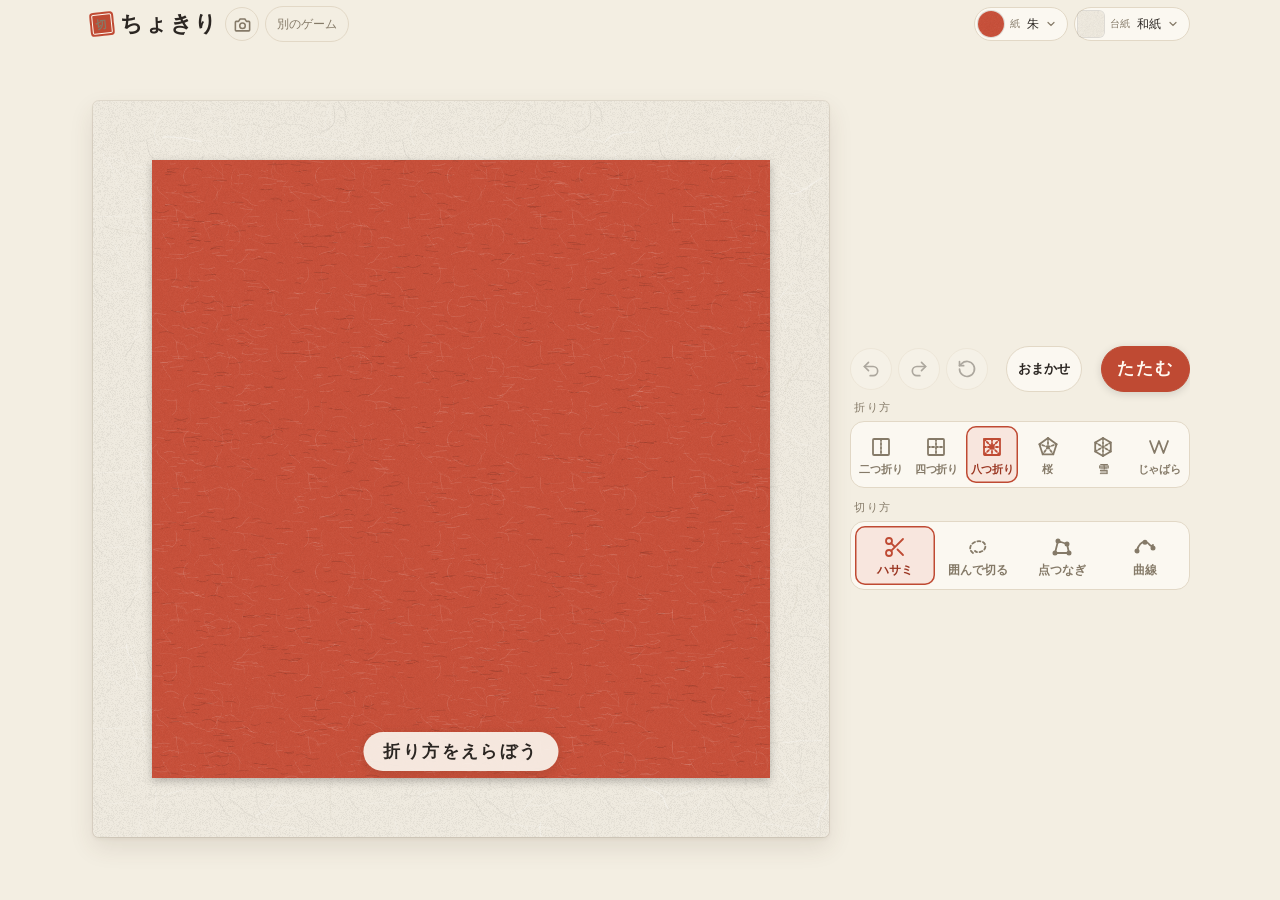
<file: chokiri.html>
<!doctype html>
<html lang="ja">
<head>
<meta charset="utf-8">
<script src="count.js" defer></script>
<style>:root{color-scheme:light;padding-top:env(safe-area-inset-top,0px);padding-bottom:env(safe-area-inset-bottom,0px)}html,body{height:100%}body{margin:0}img{max-width:100%}[hidden]{display:none!important}</style>
<title>ちょきり</title>
<meta property="og:type" content="website">
<meta property="og:site_name" content="picoruno.">
<meta property="og:title" content="ちょきり">
<meta property="og:url" content="https://picoruno.com/chokiri.html">
<meta property="og:image" content="https://picoruno.com/og-image.png">
<meta property="og:image:width" content="1200">
<meta property="og:image:height" content="630">
<meta name="twitter:image" content="https://picoruno.com/og-image.png">
<meta name="twitter:card" content="summary_large_image">
<meta name="viewport" content="width=device-width,initial-scale=1,maximum-scale=1,user-scalable=no,viewport-fit=cover">
<meta name="claude:viewport-fit-sides" content="cover">
<link rel="preconnect" href="https://fonts.googleapis.com">
<link rel="stylesheet" href="https://fonts.googleapis.com/css2?family=Zen+Kaku+Gothic+New:wght@400;500;700&family=Zen+Old+Mincho:wght@600&display=swap">
<style>
/* layout: 一画面の作業台。上に名前、中央に正方形の台、下に道具箱 */
:root{
  /* 和紙の作業机：生成りの地、墨の文字、はんこの朱 */
  --bg:#f3eee2; --surface:#fbf8f1; --line:#e2d8c6; color-scheme:light; --ink:#2b2622; --muted:#857a68;
  --accent:#bf4a33; --accent-ink:#fff8f0; --warn:#a8322d; --sel:#2b2622; --sel-ink:#f6efe2;
  --f-disp:"Zen Old Mincho","Hiragino Mincho ProN","Yu Mincho",serif;
  --f-body:"Zen Kaku Gothic New","Hiragino Sans","Yu Gothic",system-ui,sans-serif;
}
html,body{height:100%}
[hidden]{display:none!important}
body,body *{-webkit-user-select:none;user-select:none;-webkit-touch-callout:none;-webkit-tap-highlight-color:transparent}
html,body,body *{touch-action:pan-x pan-y}
button{touch-action:pan-x pan-y}
#outImg{-webkit-touch-callout:default!important;-webkit-user-select:auto!important;user-select:auto!important}
body{background:var(--bg);color:var(--ink);font-family:var(--f-body);overflow:hidden;
  padding-left:max(16px,env(safe-area-inset-left,0px));padding-right:max(16px,env(safe-area-inset-right,0px))}
.app{max-width:760px;margin:0 auto;height:100%;display:flex;flex-direction:column}
header{display:flex;align-items:center;gap:6px;padding-block:10px 6px;position:relative}
.brand{display:flex;align-items:center;gap:6px;margin-right:auto;flex:none}
@media (max-width:440px){.pchip small,.pchip svg{display:none}.pchip{padding-right:9px}}
.seal{flex:none;display:grid;place-items:center;width:24px;height:24px;background:var(--accent);color:var(--accent-ink);font:600 15px/1 var(--f-disp);border-radius:4px;transform:rotate(-6deg);box-shadow:inset 0 0 0 2px var(--accent),inset 0 0 0 3px var(--accent-ink)}
.brand h1{flex:none;white-space:nowrap;font-family:var(--f-disp);font-weight:600;font-size:22px;margin:0;letter-spacing:.08em}
.brand span{font-size:11px;color:var(--muted);letter-spacing:.14em}
 .hbtn{flex:none;font:500 12px/1 var(--f-body);border:1px solid var(--line);background:var(--surface);color:var(--ink);border-radius:999px;padding:7px 11px;cursor:pointer}
.pchip{flex:0 1 auto;display:flex;align-items:center;gap:6px;border:1px solid var(--line);background:var(--surface);color:var(--ink);border-radius:999px;padding:3px 10px 3px 3px;cursor:pointer;font:500 12px/1 var(--f-body);min-width:0;max-width:35vw}
.pchip img{width:26px;height:26px;border-radius:50%;flex:none;box-shadow:0 0 0 1px rgba(0,0,0,.12)}
.pchip span{white-space:nowrap;overflow:hidden;text-overflow:ellipsis;min-width:0}
.pchip svg{flex:none;color:var(--muted)}
.pchip small{font-size:10px;color:var(--muted);flex:none;letter-spacing:.06em}
.pchip img.sq{border-radius:5px}
.bgrid{display:grid;grid-template-columns:repeat(4,64px);gap:10px 8px}
.bcard{display:flex;flex-direction:column;align-items:center;gap:5px;background:none;border:0;padding:0;cursor:pointer;color:var(--ink);font:500 10.5px/1.2 var(--f-body);text-align:center}
.bcard img{width:52px;height:52px;border-radius:6px;box-shadow:0 0 0 1px rgba(0,0,0,.12)}
.bcard[aria-pressed="true"] img{outline:2px solid var(--ink);outline-offset:2px}
.grp{display:flex;flex-direction:column;gap:6px}
.gl{font-size:11px;letter-spacing:.14em;color:var(--muted);padding-left:4px}
.seg{display:grid;grid-auto-flow:column;grid-auto-columns:1fr;gap:4px;background:var(--surface);border:1px solid var(--line);border-radius:14px;padding:4px}
.seg button span{font-size:11.5px}
#kFolds button span{font-size:10.5px;letter-spacing:-.02em}
.seg button{display:flex;flex-direction:column;align-items:center;gap:5px;border:0;background:transparent;color:var(--muted);border-radius:10px;padding:9px 2px 8px;cursor:pointer;font:600 12px/1.1 var(--f-body);min-width:0;white-space:nowrap}
.seg button svg{width:24px;height:24px}
.seg button[aria-pressed="true"]{background:#f8e6de;color:#9a3521;box-shadow:inset 0 0 0 1.5px var(--accent)}
.seg button[aria-pressed="true"] svg{color:var(--accent)}
.panel{gap:12px!important}
.oma{flex:none;height:46px;border-radius:999px;border:1px solid var(--line);background:var(--surface);color:var(--ink);font:600 13px/1 var(--f-body);padding:0 13px;cursor:pointer;display:flex;align-items:center;gap:6px}
.foot{display:flex;align-items:center;justify-content:space-between;gap:8px;padding-block:10px 4px}
.foot #hint{padding-block:0;flex:1;min-width:0}
.hist{display:flex;gap:6px;flex:none}
.ubtn.armed{background:#f8e6de;color:#9a3521;border-color:var(--accent)}
.ubtn{flex:none;width:42px;height:42px;border-radius:50%;border:1px solid var(--line);background:var(--surface);color:var(--ink);display:grid;place-items:center;cursor:pointer;padding:0}
.fbtn{flex:none;height:46px;padding:0 24px;border-radius:999px;border:1px solid var(--accent);background:var(--accent);color:var(--accent-ink);font:600 17px/1 var(--f-disp);letter-spacing:.12em;cursor:pointer;box-shadow:0 2px 8px rgba(0,0,0,.14)}
.fbtn:disabled{opacity:.35;cursor:default}
.ubtn:disabled{opacity:.35;cursor:default}
.pick-note{margin:-12px 0 0;font-size:11px;color:var(--muted)}
.bdot{width:16px;height:16px;border-radius:3px;box-shadow:0 0 0 2px var(--surface),0 0 0 3px var(--muted)}
.pop{position:absolute;right:0;top:100%;z-index:10;background:var(--surface);border:1px solid var(--line);border-radius:10px;padding:10px 12px 12px;box-shadow:0 8px 24px rgba(0,0,0,.18)}
.pop p{margin:0 0 8px;font-size:11px;color:var(--muted);letter-spacing:.1em}
.work{flex:1;min-height:0;display:flex;flex-direction:column}
.side{display:flex;flex-direction:column;min-width:0}
@media (orientation: landscape) and (min-width:600px){
  .app{max-width:1100px}
  header{padding-block:6px 4px}
  .work{flex-direction:row;gap:18px;padding-block:0 8px}
  .side{flex:none;width:min(340px,40vw);overflow-y:auto;justify-content:center}
  .foot{gap:6px}.fbtn{padding:0 15px}.oma{padding:0 11px}
  }
.pboards{display:flex;gap:12px;flex-wrap:wrap}
.pboards .sw{width:38px;height:38px}
.snd[aria-pressed="false"]{opacity:.4}
.snd{flex:none;width:34px;height:34px;display:grid;place-items:center;padding:0!important;font:500 12px/1 var(--f-body);border:1px solid var(--line);background:transparent;color:var(--muted);border-radius:999px;padding:8px 10px;cursor:pointer}
.snd.more{width:auto;padding:0 11px!important;text-decoration:none;white-space:nowrap}
@media (max-width:440px){.snd.more{padding:0 8px!important;font-size:11px;letter-spacing:-.02em}.brand{gap:4px}header{gap:4px}}
@media (max-width:420px){.pchip span{display:none}.pchip{padding-right:3px}}
#wrap{flex:1;min-height:0;display:grid;place-items:center;position:relative}
#stage{touch-action:none;display:block;border-radius:6px;box-shadow:0 0 0 1px rgba(80,60,40,.10),0 2px 4px rgba(80,60,40,.06),0 10px 24px rgba(80,60,40,.12)}
.toast{position:absolute;left:50%;top:10px;z-index:3;transform:translateX(-50%);background:var(--ink);color:var(--bg);font-size:12px;padding:7px 12px;border-radius:999px;opacity:0;transition:opacity .25s;pointer-events:none;white-space:nowrap}
.toast.on{opacity:.92}
#hint{margin:0;padding-block:8px 2px;font-size:12px;color:var(--muted);line-height:1.6;min-height:2.2em;text-wrap:balance}
.panel{display:flex;flex-direction:column;gap:6px;padding-block:4px 12px}
.row{display:flex;align-items:center;gap:8px;min-width:0}
.lbl{flex:none;width:4.6em;font-size:11px;letter-spacing:.1em;color:var(--muted);white-space:nowrap;overflow:hidden;text-overflow:ellipsis}
.mini{flex:none;font-size:11px;color:var(--muted);letter-spacing:.1em;padding-left:6px;border-left:1px solid var(--line);margin-left:2px;align-self:center}
.scroller{display:flex;gap:8px;overflow-x:auto;min-width:0;flex:1;padding:4px 2px;scrollbar-width:none}
.scroller::-webkit-scrollbar{display:none}
.chip{flex:none;font:500 13px/1 var(--f-body);color:var(--ink);background:var(--surface);border:1px solid var(--line);border-radius:999px;padding:9px 13px;cursor:pointer;white-space:nowrap}
.chip[aria-pressed="true"]{background:var(--ink);color:var(--bg);border-color:var(--ink)}
.chip.primary{background:var(--accent);color:var(--accent-ink);border-color:var(--accent)}
.chip.warn{color:var(--warn)}
.chip:disabled{opacity:.4;cursor:default}
.sw{flex:none;width:30px;height:30px;border-radius:5px;border:1px solid rgba(0,0,0,.18);cursor:pointer;padding:0;background-size:cover}
.sw[aria-pressed="true"]{outline:2px solid var(--ink);outline-offset:2px}
button:focus-visible{outline:2px solid var(--accent);outline-offset:2px}
.modal{position:fixed;inset:0;background:rgba(15,18,16,.55);display:grid;place-items:center;z-index:20;
  padding-left:max(16px,env(safe-area-inset-left,0px));padding-right:max(16px,env(safe-area-inset-right,0px))}
.card{background:var(--surface);color:var(--ink);border-radius:10px;padding:14px;display:flex;flex-direction:column;gap:10px;align-items:center;max-width:520px;width:100%}
.card img{width:100%;max-height:62vh;object-fit:contain;border-radius:4px}
.card p{margin:0;font-size:12px;color:var(--muted);text-align:center}
.card h2{margin:0;font:600 17px/1.2 var(--f-disp);letter-spacing:.08em}
.acts{display:flex;flex-wrap:wrap;gap:8px;justify-content:center;width:100%}
.acts .chip{display:inline-flex;align-items:center;gap:6px;text-decoration:none}
.acts .chip.main{background:var(--accent);color:var(--accent-ink);border-color:var(--accent);font-weight:700}
.donebtn{position:absolute;left:50%;bottom:-21px;z-index:2;transform:translateX(-50%);white-space:nowrap;display:flex;align-items:center;gap:8px;
  font:700 15px/1 var(--f-body);letter-spacing:.04em;color:var(--accent-ink);background:var(--accent);border:0;border-radius:999px;padding:13px 20px;
  box-shadow:0 4px 14px rgba(120,40,20,.28);cursor:pointer;animation:donePop .45s ease-out}
@media (orientation: landscape) and (min-width:600px){.donebtn{bottom:14px}}
@keyframes donePop{from{opacity:0;transform:translate(-50%,8px)}to{opacity:1;transform:translate(-50%,0)}}
.stagebox{position:relative}
.guide{position:absolute;left:50%;bottom:9%;transform:translateX(-50%);pointer-events:none;white-space:nowrap;
  font:600 17px/1 var(--f-disp);letter-spacing:.14em;color:var(--ink);background:rgba(251,248,240,.9);padding:11px 20px;border-radius:999px;
  box-shadow:0 2px 10px rgba(60,40,20,.14);transition:opacity .35s;animation:guideFloat 2.6s ease-in-out infinite}
.guide.off{opacity:0;animation:none}
@keyframes guideFloat{0%,100%{transform:translate(-50%,0)}50%{transform:translate(-50%,-4px)}}
@media (prefers-reduced-motion:reduce){.guide{animation:none}}
.fab{position:absolute;bottom:10px;border:1px solid var(--line);cursor:pointer;box-shadow:0 2px 10px rgba(0,0,0,.18)}
.fab.undo{left:10px;width:46px;height:46px;border-radius:50%;background:var(--surface);color:var(--ink);display:grid;place-items:center;padding:0}
.fab.fold{right:10px;height:48px;padding:0 24px;border-radius:999px;background:var(--accent);color:var(--accent-ink);border-color:var(--accent);font:600 17px/1 var(--f-disp);letter-spacing:.12em}
.fab:disabled{opacity:.35;cursor:default}
.pick{position:absolute;inset:0;overflow-y:auto;padding-block:6px 20px;display:flex;flex-direction:column;gap:20px;min-width:0}
#pickBody{display:flex;flex-direction:column;gap:24px}
.pmode{display:grid;grid-template-columns:1fr 1fr;gap:4px;background:var(--surface);border:1px solid var(--line);border-radius:14px;padding:4px;margin-top:-8px}
.pmode button{display:flex;flex-direction:column;align-items:center;gap:3px;border:0;background:transparent;color:var(--muted);border-radius:10px;padding:9px 4px;cursor:pointer;font:600 13px/1.2 var(--f-body)}
.pmode button small{font-size:10.5px;font-weight:500;opacity:.85}
.pmode button[aria-pressed="true"]{background:#f8e6de;color:#9a3521;box-shadow:inset 0 0 0 1.5px var(--accent)}
.pick-acts{display:flex;gap:8px}
.pick-head{display:flex;align-items:center;justify-content:space-between;gap:10px;flex-wrap:wrap}
.pick-title{font-family:var(--f-disp);font-weight:600;font-size:20px;margin:0;letter-spacing:.06em}
.mat h2{font-family:var(--f-disp);font-weight:600;font-size:15px;margin:0;letter-spacing:.06em}
.mat p{margin:2px 0 10px;font-size:11px;color:var(--muted)}
.pgrid{display:grid;grid-template-columns:repeat(auto-fill,minmax(64px,1fr));gap:12px 10px}
.pcard{display:flex;flex-direction:column;align-items:center;gap:6px;background:none;border:0;padding:0;cursor:pointer;color:var(--ink);font:500 11px/1.2 var(--f-body);min-width:0}
.pcard img{width:100%;max-width:100%;aspect-ratio:1;border-radius:2px;box-shadow:0 1px 3px rgba(0,0,0,.22),0 0 0 1px rgba(0,0,0,.05);transition:transform .15s}
.pcard:hover img{transform:translateY(-2px) rotate(-1.5deg)}
@media (prefers-reduced-motion: reduce){.toast,.pcard img{transition:none}}
</style>

<div class="app">
  <header>
    <div class="brand"><span class="seal" aria-hidden="true">切</span><h1>ちょきり</h1><button class="snd" id="imgBtn" type="button" aria-label="画像として保存" title="画像として保存"><svg width="19" height="19" viewBox="0 0 24 24" fill="none" stroke="currentColor" stroke-width="2" stroke-linecap="round" stroke-linejoin="round" aria-hidden="true"><path d="M4 8h3l2-3h6l2 3h3a1 1 0 0 1 1 1v10a1 1 0 0 1-1 1H4a1 1 0 0 1-1-1V9a1 1 0 0 1 1-1z"/><circle cx="12" cy="13.5" r="3.5"/></svg></button><a class="snd more" href="https://picoruno.com/">別のゲーム</a></div>
    <button class="pchip" id="paperChip" type="button" hidden aria-label="紙をかえる"><img id="paperThumb" alt=""><small>紙</small><span id="paperName"></span><svg width="12" height="12" viewBox="0 0 24 24" fill="none" stroke="currentColor" stroke-width="2.4" stroke-linecap="round" aria-hidden="true"><path d="m6 9 6 6 6-6"/></svg></button>
    <button class="pchip" id="boardBtn" type="button" hidden aria-expanded="false" aria-label="台紙をかえる"><img id="boardThumb" alt="" class="sq"><small>台紙</small><span id="boardName"></span><svg width="12" height="12" viewBox="0 0 24 24" fill="none" stroke="currentColor" stroke-width="2.4" stroke-linecap="round" aria-hidden="true"><path d="m6 9 6 6 6-6"/></svg></button>
    <div class="pop" id="boardPop" hidden><p>台紙をえらぶ</p><div class="bgrid" id="boardRow"></div></div>
  </header>
  <div class="work">
  <div id="wrap">
    <div class="stagebox" id="box">
      <canvas id="stage"></canvas>
      <div class="guide" id="guide" aria-live="polite">折り方をえらぼう</div>
      <button class="donebtn" id="doneBtn" type="button" hidden><svg width="18" height="18" viewBox="0 0 24 24" fill="none" stroke="currentColor" stroke-width="2.2" stroke-linecap="round" stroke-linejoin="round" aria-hidden="true"><path d="M12 3v12"/><path d="m7 8 5-5 5 5"/><path d="M5 14v5a2 2 0 0 0 2 2h10a2 2 0 0 0 2-2v-5"/></svg>できた！ 保存・シェア</button>
    </div>
    <div id="pick" class="pick" hidden>
      <div class="pick-head"><h2 class="pick-title">どの紙で切りますか</h2><span class="pick-acts"><button class="chip warn" id="pickReset" type="button" hidden>まっさらにする</button><button class="chip" id="pickBack" type="button" hidden>とじる</button></span></div>
      <div class="pmode" id="pickMode" hidden role="group" aria-label="紙のえらび方"><button type="button" data-m="recolor" aria-pressed="true">色だけかえる<small>切った形はそのまま</small></button><button type="button" data-m="fresh" aria-pressed="false">新しい紙で始める<small>切った形はリセット</small></button></div>
      <div id="pickBody"></div>
    </div>
    <div class="toast" id="toast"></div>
  </div>
  <div class="side" id="side">
  <div class="foot" id="foot"><div class="hist"><button class="ubtn" id="undoFab" type="button" aria-label="ひとつ戻す" title="ひとつ戻す"><svg width="20" height="20" viewBox="0 0 24 24" fill="none" stroke="currentColor" stroke-width="2" stroke-linecap="round" stroke-linejoin="round" aria-hidden="true"><path d="M9 14 4 9l5-5"/><path d="M4 9h10.5a5.5 5.5 0 0 1 0 11H11"/></svg></button><button class="ubtn" id="redoFab" type="button" aria-label="ひとつ進む" title="ひとつ進む"><svg width="20" height="20" viewBox="0 0 24 24" fill="none" stroke="currentColor" stroke-width="2" stroke-linecap="round" stroke-linejoin="round" aria-hidden="true"><path d="M15 14l5-5-5-5"/><path d="M20 9H9.5a5.5 5.5 0 0 0 0 11H13"/></svg></button><button class="ubtn" id="resetFab" type="button" aria-label="リセット（切る前の紙にもどす）" title="リセット"><svg width="20" height="20" viewBox="0 0 24 24" fill="none" stroke="currentColor" stroke-width="2" stroke-linecap="round" stroke-linejoin="round" aria-hidden="true"><path d="M3 12a9 9 0 1 0 2.6-6.4L3 8"/><path d="M3 3v5h5"/></svg></button></div><button class="fbtn" id="foldFab" type="button">たたむ</button></div>
  <div class="panel" id="panel">
    <div class="grp"><div class="gl">折り方</div><div class="seg" id="kFolds"></div></div>
    <div class="grp"><div class="gl">切り方</div><div class="seg" id="kTools"></div></div>
  </div>
  </div>
  </div>
</div>

<div class="modal" id="modal" hidden>
  <div class="card">
    <h2>できあがり！</h2>
    <img id="outImg" alt="できあがった切り絵">
    <div class="acts">
      <button class="chip main" id="saveImg" type="button">画像を保存</button>
      <button class="chip main" id="shareImg" type="button">シェア</button>
      <a class="chip" id="xShare" href="https://twitter.com/intent/tweet" target="_blank" rel="noopener">𝕏 に投稿</a>
    </div>
    <p>うまく保存できないときは、画像を長押し（パソコンは右クリック）してください</p>
    <button class="chip" id="closeModal" type="button">とじる</button>
  </div>
</div>

<script>
(()=>{
const $=s=>document.querySelector(s);
const cv=$('#stage'), ctx=cv.getContext('2d'), wrap=$('#wrap');
const DPR=Math.min(2,window.devicePixelRatio||1);
const RM=window.matchMedia('(prefers-reduced-motion: reduce)').matches;
let W=320;

const BOARDS=[{n:'生成',c:'#ebe7db'},{n:'白鼠',c:'#d8d9d3'},{n:'桜',c:'#f0dcdc'},{n:'若竹',c:'#cfdcc4'},{n:'空色',c:'#d3e0ea'},{n:'山吹',c:'#efd9a8'},
 {n:'鉛',c:'#5c5f5c'},{n:'藍',c:'#22344f'},{n:'紺',c:'#1c2637'},{n:'臙脂',c:'#5a2228'},{n:'墨',c:'#1f2120'},
 {n:'和紙',c:'#efeadf',k:'washi'},{n:'金砂子',c:'#f1ead7',k:'gold'},{n:'木目',c:'#c39566',k:'wood'},{n:'畳',c:'#b8b683',k:'tatami'},{n:'カッターマット',c:'#3f6e5a',k:'mat'},{n:'黒板',c:'#2d3b35',k:'chalk'}];

/* ---------- 紙の質感 ---------- */
const tex=(()=>{const t=document.createElement('canvas');t.width=t.height=256;const g=t.getContext('2d');
 const id=g.createImageData(256,256);for(let i=0;i<id.data.length;i+=4){const v=Math.random()>.5?255:0;id.data[i]=id.data[i+1]=id.data[i+2]=v;id.data[i+3]=Math.random()*13}
 g.putImageData(id,0,0);
 for(let k=0;k<80;k++){let x=Math.random()*256,y=Math.random()*256,a=Math.random()*6.28;g.beginPath();g.moveTo(x,y);
  for(let s=0;s<7;s++){a+=(Math.random()-.5)*.9;x+=Math.cos(a)*5;y+=Math.sin(a)*5;g.lineTo(x,y)}
  g.strokeStyle=k%3?'rgba(255,255,255,.2)':'rgba(0,0,0,.06)';g.lineWidth=.5+Math.random()*.7;g.stroke()}
 return t})();
const patCache=new WeakMap();
function texPat(g){let p=patCache.get(g);if(!p){p=g.createPattern(tex,'repeat');patCache.set(g,p)}return p}
function paintTex(g,x,y,w,h,a){g.save();g.globalAlpha=a;g.fillStyle=texPat(g);g.fillRect(x,y,w,h);g.restore()}

/* ---------- 紙の材質 ---------- */
const MATS=[
 {id:'ori',n:'折り紙',d:'つるっとした、いつもの無地の折り紙',items:[['赤','#d7263d'],['朱','#e8532c'],['だいだい','#f08a24'],['山吹','#f2b134'],['黄','#f4d23c'],['レモン','#ece27a'],
  ['黄緑','#a6c84a'],['緑','#3c9b54'],['深緑','#1f6b45'],['青緑','#2a9d8f'],['水色','#6cc3e0'],['空','#4a90d1'],['青','#2c5aa8'],['群青','#3a4fa0'],['紺','#1e2e5c'],
  ['藤','#a68ccc'],['紫','#6b4a9c'],['赤紫','#b23a7a'],['ピンク','#f28fb0'],['桃','#f6b8c8'],['肌','#f3cfae'],['茶','#8a5a3c'],['灰','#9a9da0'],['黒','#222222'],['白','#f7f6f2']]},
 {id:'kusumi',n:'やさしい和紙',d:'くすんだ色の、ふんわり透ける和紙',items:[['コーラル','#ec8b7e'],['セージ','#9eae8e'],['バター','#f1d48c'],['ローズ','#e4a9a3'],['ピーチ','#f2b98f'],['ミント','#b4cdb4'],['ラベンダー','#b7a8c8'],['ミスト','#a9c3d1'],['からし','#d7b25c'],['ミルクティー','#c9a98c'],['ココア','#9c7a64'],['クリーム','#f2e6c8']]},
 {id:'washi',n:'和紙',d:'やわらかな繊維が見える、手すきの紙',items:[['紅','#a8322d'],['藍','#24406a'],['墨','#272727'],['鶯','#6b7a3a'],['山吹','#d39a2c'],['桜','#e2b1b4'],['生成','#efe9da']]},
 {id:'unryu',n:'雲竜紙',d:'長い繊維が雲のように流れる和紙',items:[['白','#f2efe6'],['薄紅','#e3b3ae'],['浅葱','#7fb0b6'],['墨','#3a3a3a']]},
 {id:'chiri',n:'ちりめん紙',d:'細かいしぼのある、布のような紙',items:[['朱','#c8503a'],['萌黄','#8ea64a'],['紫','#6c4f86'],['紺','#25324d']]},
 {id:'metal',n:'金銀の紙',d:'光をかえす、きらりとした紙',items:[['金','gold'],['銀','silver'],['銅','copper'],['玉虫','tama']]},
 {id:'holo',n:'オーロラ紙',d:'見る向きで色が変わる、虹色の紙',items:[['オーロラ','aurora'],['夜光','night']]},
 {id:'trace',n:'トレーシングペーパー',d:'向こうがうっすら透ける紙',items:[['白','#ffffff'],['水色','#bfe0f0'],['桃','#f6c7cf'],['若草','#d3e8b0']]},
 {id:'kraft',n:'クラフト紙',d:'茶色くざらっとした包み紙',items:[['茶','#a57c52'],['こげ茶','#6e4c33'],['白','#e8dfcf']]}];
MATS.forEach(m=>m.items=m.items.map(([n,c,p])=>({n,c,p,mat:m})));
const METAL={gold:['#7d5e1e','#d9b65a','#f7e7a8','#b8902f','#efd27c','#8a6a24'],silver:['#7b7f84','#d7dadd','#f7f8f9','#a4a8ad','#e4e6e8','#8a8e93'],
 copper:['#7a3f22','#c97a4f','#f2c3a0','#a55a35','#e3a07a','#7f4428'],tama:['#1f4a5a','#3f8f9c','#a8e0d8','#2f6f7c','#7fc6c0','#1f4a5a']};
function rgba(hex,a){const n=parseInt(hex.slice(1),16);return`rgba(${n>>16},${(n>>8)&255},${n&255},${a})`}
function walk(g,S,n,len,wd,cols){for(let i=0;i<n;i++){let x=Math.random()*S,y=Math.random()*S,a=Math.random()*6.28;g.beginPath();g.moveTo(x,y);const st=len/8;
 for(let k=0;k<8;k++){a+=(Math.random()-.5)*.6;x+=Math.cos(a)*st*(.6+Math.random()*.8);y+=Math.sin(a)*st;g.lineTo(x,y)}g.strokeStyle=cols[i%cols.length];g.lineWidth=wd*(.5+Math.random());g.stroke()}}
function paintPaper(g,S,it){const m=it.mat.id,u=S/1200,A=u*u;g.save();g.lineCap='round';
 if(m==='metal'||m==='holo'){const st=m==='metal'?METAL[it.c]:(it.c==='aurora'?['#f6c6d8','#c9d8f7','#bff0e2','#f8eec0','#e3c8f5','#bfe7f7','#f6c6d8']:['#1d2340','#3a2f6b','#1f5d6b','#5a2f63','#1d2340','#2f4f7a']);
  const gr=g.createLinearGradient(0,0,S,S);st.forEach((c,i)=>gr.addColorStop(i/(st.length-1),c));g.fillStyle=gr;g.fillRect(0,0,S,S);
  const g2=g.createLinearGradient(S,0,0,S);[[0,0],[.35,.3],[.45,0],[.7,.2],[.8,0],[1,0]].forEach(([o,a])=>g2.addColorStop(o,`rgba(255,255,255,${a})`));g.fillStyle=g2;g.fillRect(0,0,S,S);
  if(m==='metal'){for(let y=0;y<S;y+=Math.max(1,2*u)){g.fillStyle=Math.random()<.5?'rgba(255,255,255,.05)':'rgba(0,0,0,.04)';g.fillRect(0,y,S,Math.max(.5,u))}}
  else for(let i=0;i<Math.max(20,900*A);i++){g.fillStyle=`hsla(${Math.random()*360},90%,85%,${.3+Math.random()*.4})`;const z=Math.max(1,2*u);g.fillRect(Math.random()*S,Math.random()*S,z,z)}
  g.restore();return}
 if(m==='trace'){g.fillStyle=rgba(it.c,.5);g.fillRect(0,0,S,S);paintTex(g,0,0,S,S,.6);g.restore();return}
 g.fillStyle=it.c;g.fillRect(0,0,S,S);
 if(m==='ori'){const gs=g.createLinearGradient(0,0,S,S);gs.addColorStop(0,'rgba(255,255,255,.1)');gs.addColorStop(.5,'rgba(255,255,255,0)');gs.addColorStop(1,'rgba(0,0,0,.05)');g.fillStyle=gs;g.fillRect(0,0,S,S)}
 else if(m==='kusumi'){const gs=g.createLinearGradient(0,0,S,S);gs.addColorStop(0,'rgba(255,255,255,.10)');gs.addColorStop(1,'rgba(90,60,40,.06)');g.fillStyle=gs;g.fillRect(0,0,S,S);
  for(let i=0;i<Math.max(10,70*A);i++){const x=Math.random()*S,y=Math.random()*S,r=S*(.04+Math.random()*.1),gr=g.createRadialGradient(x,y,0,x,y,r);
   gr.addColorStop(0,Math.random()<.65?'rgba(255,255,255,.12)':'rgba(90,50,30,.06)');gr.addColorStop(1,'rgba(0,0,0,0)');g.fillStyle=gr;g.fillRect(x-r,y-r,2*r,2*r)}
  paintTex(g,0,0,S,S,1);walk(g,S,Math.max(14,420*A),S*.06,Math.max(.4,1.2*u),['rgba(255,255,255,.30)','rgba(255,255,255,.18)','rgba(110,70,50,.09)']);
  walk(g,S,Math.max(4,60*A),S*.16,Math.max(.4,.9*u),['rgba(255,255,255,.22)','rgba(110,70,50,.07)'])}
 else if(m==='washi'){for(let i=0;i<Math.max(8,40*A);i++){const x=Math.random()*S,y=Math.random()*S,r=S*(.05+Math.random()*.12),gr=g.createRadialGradient(x,y,0,x,y,r);
   gr.addColorStop(0,Math.random()<.5?'rgba(255,255,255,.07)':'rgba(0,0,0,.05)');gr.addColorStop(1,'rgba(0,0,0,0)');g.fillStyle=gr;g.fillRect(x-r,y-r,2*r,2*r)}
  paintTex(g,0,0,S,S,1);walk(g,S,Math.max(12,320*A),S*.04,Math.max(.4,1.1*u),['rgba(255,255,255,.22)','rgba(255,255,255,.14)','rgba(0,0,0,.06)'])}
 else if(m==='unryu'){paintTex(g,0,0,S,S,.8);walk(g,S,Math.max(10,90*A),S*.22,Math.max(.6,2.6*u),['rgba(255,255,255,.5)','rgba(255,255,255,.32)','rgba(250,246,236,.42)'])}
 else if(m==='chiri'){paintTex(g,0,0,S,S,.7);const n=Math.max(30,2200*A);for(let i=0;i<n;i++){const x=Math.random()*S,y=Math.random()*S,l=S*(.008+Math.random()*.016);
   g.beginPath();g.moveTo(x,y);g.quadraticCurveTo(x+l/2,y+(Math.random()-.5)*l*.6,x+l,y+(Math.random()-.5)*l*.3);g.strokeStyle=i%2?'rgba(0,0,0,.12)':'rgba(255,255,255,.12)';g.lineWidth=Math.max(.5,1.4*u);g.stroke()}}
 else if(m==='gayo'){paintTex(g,0,0,S,S,.45)}
 else if(m==='kraft'){paintTex(g,0,0,S,S,1);const n=Math.max(40,3000*A);for(let i=0;i<n;i++){g.fillStyle=Math.random()<.7?'rgba(60,35,15,.22)':'rgba(255,240,210,.18)';
   g.fillRect(Math.random()*S,Math.random()*S,Math.max(1,(1+Math.random()*2)*u),Math.max(1,(1+Math.random()*2)*u))}
  walk(g,S,Math.max(10,200*A),S*.03,Math.max(.4,u),['rgba(60,35,15,.15)','rgba(255,240,210,.12)'])}
 g.restore()}
function makePaper(it,S){const c=document.createElement('canvas');c.width=c.height=S;paintPaper(c.getContext('2d'),S,it);return c}

/* ---------- 台紙 ---------- */
function paintBoard(g,S,b){const u=S/1000,A=u*u;g.fillStyle=b.c;g.fillRect(0,0,S,S);g.save();g.lineCap='round';
 if(b.k==='wood'){for(let y=-20*u;y<S+20*u;){const h=(3+Math.random()*9)*u,ph=Math.random()*6,f=(.004+Math.random()*.004)/u,amp=(4+Math.random()*10)*u;g.beginPath();
   for(let x=0;x<=S;x+=6*u){const yy=y+Math.sin(x*f+ph)*amp+Math.sin(x*f*3.1+ph*2)*amp*.25;x?g.lineTo(x,yy):g.moveTo(x,yy)}g.strokeStyle=`rgba(90,52,22,${.08+Math.random()*.22})`;g.lineWidth=Math.max(.6,(.6+Math.random()*1.6)*u);g.stroke();y+=h}
  paintTex(g,0,0,S,S,.5)}
 else if(b.k==='tatami'){const st=Math.max(2,S/170);for(let x=0;x<S;x+=st){g.fillStyle=(Math.floor(x/st))%2?'rgba(255,255,230,.10)':'rgba(70,70,20,.10)';g.fillRect(x,0,st*.55,S)}
  for(let y=0;y<S;y+=S/40){g.fillStyle='rgba(60,60,20,.06)';g.fillRect(0,y,S,Math.max(1,1.5*u))}paintTex(g,0,0,S,S,.4);
  g.fillStyle='#2b3448';g.fillRect(0,0,S,S*.035);g.fillRect(0,S*.965,S,S*.035)}
 else if(b.k==='mat'){paintTex(g,0,0,S,S,.4);const c=S/20;for(let i=0;i<=20;i++){g.strokeStyle=i%5?'rgba(235,245,235,.18)':'rgba(235,245,235,.42)';g.lineWidth=Math.max(.6,(i%5?1:1.6)*u);
   g.beginPath();g.moveTo(i*c,0);g.lineTo(i*c,S);g.moveTo(0,i*c);g.lineTo(S,i*c);g.stroke()}}
 else if(b.k==='chalk'){paintTex(g,0,0,S,S,.6);for(let i=0;i<Math.max(6,24*A);i++){const x=Math.random()*S,y=Math.random()*S,r=S*(.08+Math.random()*.2),gr=g.createRadialGradient(x,y,0,x,y,r);
   gr.addColorStop(0,'rgba(255,255,255,.05)');gr.addColorStop(1,'rgba(255,255,255,0)');g.fillStyle=gr;g.fillRect(x-r,y-r,2*r,2*r)}}
 else if(b.k==='gold'){paintTex(g,0,0,S,S,.7);const n=Math.max(40,900*A);for(let i=0;i<n;i++){const band=Math.random()<.6,x=Math.random()*S,y=band?(Math.random()<.5?Math.random()*S*.22:S-Math.random()*S*.22):Math.random()*S;
   const z=(1.5+Math.random()*(band?7:3.5))*u;g.save();g.translate(x,y);g.rotate(Math.random()*3);g.fillStyle=['#c9a24a','#e8c96a','#b88c35','#f3dc8e'][i%4];g.globalAlpha=.55+Math.random()*.45;g.fillRect(-z/2,-z/2,z,z*(.5+Math.random()*.8));g.restore()}}
 else if(b.k==='washi'){paintTex(g,0,0,S,S,1);walk(g,S,Math.max(12,260*A),S*.05,Math.max(.4,1.1*u),['rgba(255,255,255,.35)','rgba(180,170,150,.12)'])}
 else paintTex(g,0,0,S,S,.7);
 g.restore()}
const bCache=new Map();
function boardImg(b,S){const k=b.n+'|'+Math.round(S);let c=bCache.get(k);if(!c){c=document.createElement('canvas');c.width=c.height=Math.round(S);paintBoard(c.getContext('2d'),c.width,b);
 if(bCache.size>6)bCache.clear();bCache.set(k,c)}return c}

/* ---------- 幾何 ---------- */
const lerp=(a,b,t)=>a+(b-a)*t;
function polyPath(g,p){g.beginPath();p.forEach((q,i)=>i?g.lineTo(q.x,q.y):g.moveTo(q.x,q.y));g.closePath()}
function area(p){let a=0;for(let i=0;i<p.length;i++){const A=p[i],B=p[(i+1)%p.length];a+=A.x*B.y-B.x*A.y}return a/2}
function clipHalf(poly,f){const o=[];for(let i=0;i<poly.length;i++){const A=poly[i],B=poly[(i+1)%poly.length],fa=f(A),fb=f(B);
 if(fa>=0)o.push(A);if((fa>=0)!==(fb>=0)){const t=fa/(fa-fb);o.push({x:A.x+(B.x-A.x)*t,y:A.y+(B.y-A.y)*t})}}return o}
function clipConvex(sub,clip){let o=sub;const s=Math.sign(area(clip))||1;
 for(let i=0;i<clip.length&&o.length;i++){const P=clip[i],Q=clip[(i+1)%clip.length];
  o=clipHalf(o,X=>s*((Q.x-P.x)*(X.y-P.y)-(Q.y-P.y)*(X.x-P.x)))}return o}
function bbox(p){let a=1e9,b=1e9,c=-1e9,d=-1e9;for(const q of p){a=Math.min(a,q.x);b=Math.min(b,q.y);c=Math.max(c,q.x);d=Math.max(d,q.y)}return{x0:a,y0:b,x1:c,y1:d}}
function circle(cx,cy,r,n=18){const o=[];for(let i=0;i<n;i++){const a=i/n*Math.PI*2;o.push({x:cx+r*Math.cos(a),y:cy+r*Math.sin(a)})}return o}
function inside(w,p){const s=Math.sign(area(w));for(let i=0;i<w.length;i++){const P=w[i],Q=w[(i+1)%w.length];if(s*((Q.x-P.x)*(p.y-P.y)-(Q.y-P.y)*(p.x-P.x))<-1e-9)return false}return true}
function isDark(hex){const n=parseInt(hex.slice(1),16);return((n>>16)*.3+((n>>8)&255)*.59+(n&255)*.11)<110}

/* ---------- 音 ---------- */
let actx=null,soundOn=true,nbuf=null;
function ac(){if(!soundOn)return null;try{if(!actx)actx=new(window.AudioContext||window.webkitAudioContext)();if(actx.state==='suspended')actx.resume()}catch(e){return null}return actx}
function noise(a){if(!nbuf){nbuf=a.createBuffer(1,a.sampleRate,a.sampleRate);const d=nbuf.getChannelData(0);for(let i=0;i<d.length;i++)d[i]=Math.random()*2-1}return nbuf}
function burst(at,dur,type,freq,q,vol){const a=ac();if(!a)return;const s=a.createBufferSource();s.buffer=noise(a);const f=a.createBiquadFilter();f.type=type;f.frequency.value=freq;f.Q.value=q;
 const gn=a.createGain();const t=a.currentTime+at;gn.gain.setValueAtTime(0,t);gn.gain.linearRampToValueAtTime(vol,t+.006);gn.gain.exponentialRampToValueAtTime(.0008,t+dur);
 s.connect(f);f.connect(gn);gn.connect(a.destination);s.start(t,Math.random()*.5);s.stop(t+dur+.02)}
/* ハサミ：刃がすべる音＋閉じる「チョキン」＋金属の響き */
function snip(at){const a=ac();if(!a)return;const t=a.currentTime+at;
 burst(at,.05,'highpass',5500,.7,.09);burst(at+.035,.025,'bandpass',2600,1.5,.32);
 [3950,6230,8100].forEach((f,i)=>{const o=a.createOscillator(),g=a.createGain();o.type='sine';o.frequency.value=f*(1+(Math.random()-.5)*.02);
  g.gain.setValueAtTime(0,t+.035);g.gain.linearRampToValueAtTime([.035,.02,.012][i],t+.037);g.gain.exponentialRampToValueAtTime(.0001,t+.18);o.connect(g);g.connect(a.destination);o.start(t+.03);o.stop(t+.2)})}
/* ハサミの音（いただいた録音をそのまま、小さく・ゆっくり） */
const SNIP_B64='SUQzBAAAAAAAI1RTU0UAAAAPAAADTGF2ZjYwLjE2LjEwMAAAAAAAAAAAAAAA//twwAAAAAAAAAAAAAAAAAAAAAAASW5mbwAAAA8AAABOAABgvAAGCQwQEBMWGR0dICMmJiotMDMzNzo9PUBER0pKTVFUVFdaXWFhZGdqam5xdHd3e36BhISIi46OkZWYm5ueoqWlqKuusrK1uLu7v8LFyMjMz9LS1dnc39/i5unp7O/z9vb5/[base64]/7cMQAAA99cRIUZAACXq+rvxjwACEQ54OA02AYDAYWnBAhgoKGJW73Xy5Z7oLi9oKChlOKCgoKCiculS7v+m7u+iO///8IQKCih2AoCwyXvywaB4ZL35YoKGVLu7mJUu738u73+iInLvu///wlbu8C4uLvoKJIoZUu72guLnuUDBQEAwXeJz6gQ4IHCH+CDtFsWTEszu9zTtEk8UQiER8IfpQILD/T4rnasPyahRMFi44uENExDoQ1zcH7MTxQKxwgYZId4KpmYE9AWyb3xT+6XhxL1bUdl1H/vTxobAyX1TMBint//Ep/rUOLfH9dV1Ev/m+732//mziWJulPv4pN9X38+n+s13refXbyuabx8+t6e283vrO6e+s/+P6PLapf/6pvz1HpFS9bGyTSNlg5sKixCMOG7CT/+3LECADRVX9MnYQACkKwaSDEmnlDJnMaE28NOnOPzIQmgWQx3QeSMGpNGlweW0kYpBbWeUw4sR6iC6hx9kktijC40OSIqxpDmDMhyFHzDljipu7nGFkyNqZLEiqSinUYOYs4xYioauNrmlofKUfo9K5kqoojoYWXNNMMNUc8/d988VrFLfBL0bGu6ef/8KjMqgUhcSwMGoNAnaD6IxSIxQJR+Hry5IfD6xV1NeNEanxHcL26hq1VgBiMpQWSbybm/NCxqDUqmtIgjAhSlJzSfKbGkQqZjiIwqQ2kkQ4f42ZFUUKI1FJgVL0T/YiFAkCii418yG6WS0NFs5dCR6jraHaqLT6JWmxc/xcLxzTdwhJ+RF+G39yl7ZN/TM7e0XYVHnAAAMEjPM6CSpA90W4Ieqz+b4y6gOF4av/7cMQMgNI1m0sHpHXKTTOp0MSaeLY4yv22QY8X2lhfigVm9Od6llpit6jMeyyqmmfu32pE0pPUwuJ0DGVf+9rw0uK1m7RsqMscn7cmGGKpjckwoGBQQReuCAkIAw6DC9wyck18jG7mu2TzxA+c6IygG7uCABCLyA2yR3QQsdqReZwgZ5G/04ZbYhNzbuFyVokC4hgXOipcEy8nEZojmTIjrD1dEngpddi20Jy0tVqp0kTeGXJOIlFIeEZLvZTTbTc2ykwzPfFIhXOMz831cKlCOAqBgJ/tLTWtmQSaB+IFiDmk4VuNmkDftCfoK6B141c45dTNNJLVEW3RRKsuXdrLjDhRJG8tgxSesx1PBRHuq2q+zY2ff+0a38+up6DhN9ZTZ4RDIAQAACjJwgkGMUt5/lsL2cDGf5b/+3LEDABSfWFVx7ETwjurKjj0mnjC/FhZjtOuRjVyZtCg69frnfS3wTm5ObOPGlF8tLDN/b3YrdflYYrx4eL/pzfTTsj3cZR0YXn/8/MPl4QTceDYYmA7p0J+95+a2tsNKMbgPKMXPGGP8xDyOmoHoaaPr7jRE7FCxGE2OiHFKeKarotYUCE4REoWQtHNTQESYwqASiIQApRbEehSFl/JuaBeUvGUTFBOYtkrNI3trU6l1Ly8fBDZ6DTDEMj/tWOrTI22TBm5Yw0vbE6Z+EMkRUGWupcYxh6apcxrI2KTRVVBFCiXHBGLJRVONTToyZp9arAwdMOLEjFmpzTdndKa34V2pJp/fucf45J0Rntly9NBePARsAgOqDxs9f9TjaYK4IAAUgsZcDGhLD0vjw5ENPFQPFyr2diyrf/7cMQNANNBkUkHpRPKDCrp0MeYqI7nFjOXpcSpy+nlmMR+vlyeXQKyI3MokSnUQEQ2Ikpl0k2ITIzorbfclkazLdWxO4rJAqYKo2FkVEZYFTJg+XHEntsoafdUm5uAQCMHY2CTn2701IHy8WVRjiq90w0mjRXHW47GCmfNVI4mrXta8tFalRSukleVzDExn6ljCU/7kurqaAqBUFxkKBFQI+C5raKiQWU037Ahjm/RzaR6aBSgJSnTf3CjWuM7OcSMP48XzTmfkzjcXra5pIpIc5+3jy5UFd0aAgLk72lc8kX7OS36azMRSz/WMQQEwxkHkn+fY/jNzX125fv67LikIwuvBkRnzEGNAKnB00F2OkJEfAtAg++ipMAAJYnJJznJSX1XM1E+eauV7XNIwQaObVBY2NqfL3f/+3LEEIBTnbVMh7ETyiwqKezzJinexur2Ucv+5TtzURwYPorTlUzDJoqJqHK+0Ldimy2W0bW/9Yr3/knc0hVaQo4GLXXr1x4XDZIdn/NwvR2le/MJ2K0gQAJiaxerLaEb33ccPxrkHk3IvaYwuAbi1nFhw+yoLQ4+DSHOhla567lRla/9Lwp8fvf8c2sqT3dgXHIkgIJMojwVpvtqPWks9RmEi4pKVgQpvVTK9IAecKo6ZbcMYyyP3tyhBZqUGUshzaklQ8keXhr2LdY4+WT3ZQ262/klmjNq0uSrFVEgsKxKgXnSvWkq+v9hpUgfPOshMMpurJQ8rvbvLFVbLd/Orxd+r1c3Z9n1tar0U5/Yvv0FcBTtO/oybun0Z6o47CRABKQ/UkW1Kl9JyizKRBvK1rPc7W4/2MgRIP/[base64]/eSD06reWa1v6EaYUdE3xJLDV3WKCwyu5pnYDNz3XKwykmXw/+4c4JJax6WGdSsmiQAA7wHwcjstS79Pl8J4eKBywJw2mCCqJr7/eSXY4m/iDod8jYRtvUT4QFgkTtl3RWHHy93fw/F7kTnQcnUl7B5kuTJWZGIOQysj/+3LEJgBPrVNNB5hz2ss16az2D6FDCCFxj3rUsG8jnVHMIInW5Huzm/D3IzJJTiaIjZUWlIGb/reqzN0U+zZTVwbN7o/R9BTZJAwqCYoREV6fPhC0ILiXMWA7T4NGNEVLAwSpqd5tSP0am2jd3NleMcFuf7jxm9g92+ConGCdh1t6Tfv04wIGKSY6XtHTu3NJDP1zsd7Ujibr/r+ldWFCPD8urEbreDoEQ6nx5GVIRGAqZLqnlGEEOkxfEgfhaurx2SKl8/YpfurDkLUUcTpkpR9eludjo+5eB1cgqV2LIYK8Zk1CrDyj9QUXv0jIzik8c1VA8N4JfwlVi21kaWgAGki/lzTitNomrIXxDTrXChRppLahTw4EgdlsdBF0CmgUfWkpGnF146iUCim8oGcmX+UUGEjMPOw0gP/7cMQgAA7tj1OHmG7J7C1pkMMOuNGPSmphi01gYYv1QB7cTesGYGS/XEwVSz//KMaG3/8bOfOl8PUgNDbYYOMMptbS4zL16PwK1FdxJwpkF4WjNEnfJZfgAkcJRxLZ864Tj3VqdhzLvolyWuEJXjDoZK8YYV2WUBAAgXCNsX0NQIF7nKKUwDtPYj3G6toVtRG6voYA1113uPWmk7WU+XZAgDhadeMUmlb7lN97P83N/80MxEcF2mounsJmapt9E49ck9p0FsOKbUgQTAAneZSlOBWEtRxfGdFWWISQXaHxlSXlHjnCoH8G4e7GnHzQdbtgcYlntmC+rwMKZDWRnsfjmxiHq9hP1a2uzTZxb1tkWzoJYxog/TGDAP81Rb0ldv1ieI3QWr4ZVxlYLhNiLO0nywLgfBdbIYf/+3LEOIAYXZdPZ72TyfuyKvD0jnk6PSQQw0QnBb0KZFU6jOJO0WzjETDAlO0KalktjhT8uxHzdZTRHR6tO0bDlL76TUlUJkprnK9er5UOTt5/lVcojYiWJ2u27/We7Ml6q+DO6BfVJ9ZWAEAAKplH0miSsjGXl6XlgbD+P1VR5lU1R4qhbXk73Osliz191BWerydY9n4vCTvbu6UvBPETT2k5Ilnq3mf7CccnW5LJVviqzCBNKSYpCploiRM1OKSLSFCAiVchRw1sv38yvOGq36f57dnMl5qaXzDrNrxm/5n36CZFbkrNE0AwHQlmcvJJD6P0+TDYS3uD9ubZXy7fMmF7ZRi4Jl2cZXOM/y8nXKdePax7UWWTAw55YsHOMQLIyoZczK1RHuKN2DV6fONpwK5vdIgqw8RQTP/7cMQqABAJZVCHmRHCZbErePSaeaDyprQZaCI7d08otqfbfNT5A5N405v9ZuW5e+9KM7iqkaF7krXsYHhcgf9CmSEp2UjKoQLPZIj1p9OkjZ0ufiagFtgqE7y/p9gYIrPlsqtnISqRRrXGHTnRXevrJdlZOqFAhA2gJ1GVkCMuTyJ1MX66h0TAHLM0jUnurovO9qKkoVe2lkyuNzpuSZsjDw6TwnX1ex5iJPs77jZ//Lf+993aB67my1Ozs6cHyotKNJbdMUXSB9ZNPmYvGPjW5x6AgO0WSGLb1USLVVQhCAABPiOljuD0kHMWSRKZRSOOZLLb1ch0ZGiUyJp2VkFszWSb/d8XXbPRIn7hZ4oGOPRNQd8dbqptEsW2SbCrNPtrxqrXNUOg+LJJNBVI4poWq+h6WMIyJmH/+3LELwDOrPdXx5kPgeKi6lD0ofiViNoDcLMmi2hr2g2Cg9ijAcX0Keh7ve4/dWAUwd4v8GtAEjRLYb5Ci3qEnjAds0qttoYJeC0/udpDL1V/crey+eRgn9tJMtFZwSO+799NxbLZt32tm7qbZUpXfZWGnCh5NfIrCgLA3FEY4GpZDST7TIzRr5mpg4WEwxgqFQEhguWfDmcGqPBrxUwtynmHp+oBuSQgNBaHhQAoOAGiQIjo+mAVC4vD0XF7HLlp4/B3eoNPlNtZe3XZpNkt71J/6p/Y8BXf/RzJEh8gn+yGx0vM5/WZfso5OIHs2erOwuSOa6JNziAi2dW8pCJoWRqxD04/KtWnaINbnmhbv3b5xo5eDPPp8pU03UKAEkAGC2Uw6ull8UfN+GnMShM/GH8vJxAgQK5K5v/7cMRKgA6le0yGGHPDILMp8YYb2SbcORKklsxyX2u5TEtmKusaksxy/PT6MfRMVxebE7tZr6gDvyKH4YhIXGhu6zNHki2EvlzqLnYPFkE6z4xZr525zOU7+HkB6+fsF+Nh18/FYVAzLp+IaSLeXkweyiIjpPfL5GNymUTPzs/gcPDt9CcoSyAekxwl4kSn/mDScS3jiW7zNGz84cuvfbtRuNhZlFj5Oa6cwf2Le0U0I7QWtCQt5oEXUBXcadWafaNgwAAUgoEAVE0dQxJpsQCeNh1hHUSSglE2REScFXaVeWS+ZbHO/fH1grapIsjso4DLBSKjjjiUwPxWyVrb7Eg/muG41XtrgHQaio6V5RsVIKD5xUkWBsHwsczpcXK1ysU1+1/d8w1/9ytcrK1/8w8TbDJjdPxF7/H/[base64]/Dc9SKIZs3PqVXGb3aN5QQWFoTtuU+wLtC3OQczUpQJw+9vfzLve+Q5/iDBjlhbAZ/WLboMzziEUvK/9hpelRawV3HERBCw3clz3nC6UDWaemltWWFg0kitlyoEj7vS5S9wKjRkJsGNKQ1TXgyUy90RGo1DHnTLMUJz8vvD0moZGsSWY3Gyrzf/7cMRVAA6JH1XMGHODljRqsYen0RQXuxWRy91G+iMAuspgxNdKiSw8MPNItPQ8LdGftMf6xyerUkZX0japcm2QrGAJHuA/[base64]/+3LEOgBQDR1Xx7DJAdkyqrjzDjCMF03R1ItjyDpGdV2MqrTIYAIAHqQYxkoSxzMIfqkIKik5q6jUT1a3I0Ryjd1DLcEZz+xFA/50JmjObtF+e3hR2Lh5IGuYZpYaXRwqvuvLRnEk6WiqLGGpiRICbk2dP/rc5ck2I7K6ka/2GpeszP3/5F/LLeJ9Kn/mf+pec4VHJS7fXdb94gEAABIQX0dZ+OJ7EhQsnp0m4aEE/i+MUSFS7m4QWNSMZBFgmJzhesa1UtjSW3lkUdhPWMrcjq4UQmydS9mxMu0fhNLPHsxl0ovjf351LLR7sbLT1LZecP4bdTgOoQWnRQUCIYecBEjlstM+LOpG9lMci+k4Q1NGP1n/xQfPn0y83wmc9pLzcxAQFJGgP5iOgu4+Gw/VAhqrQ9cphPMKOP/7cMRRABDll1WHpHPB4SCp7PeYaR4KTBmGnyczPGly74tEuO5k5tdjXad7cjOky0WcjBzBjYTUU/lLCq18qviHaLz62iTW3O++nnbnT0ezPptU5FADJpGqP78Z51q1NC8tjmPdyx/O6q3qqtU8V55b/2qORtxADuFjU5CSWHO5l9XB/F/juDghbYflNOYJ3XKikKTeEC9Kx9h8delDqUWravzPMW3a8MLEPBPU9l6zPsZDTkcwtipkWaVdM1o/qU3St7zQWyERQt4xdmTUJSzGCAKxUPN4mhx9eBqwftLZc75vbCbrKIFC1DtHNRAJw8Vg4Ei4SefabILaixtT153DteRqAIHKKBjEocQ9xgoi2LBzyMcYczjAnqkr7nyD2ZccyhDmurtmJgJwc5IP5YY7Fu/57AmPhXf/+3DEYwDOGOFMh5hvybmtqVD2DLguG3pnulalIj863SLy87w4Kt6QYTrAhqjGVU264kRHPwFWbpOEaTxtQo/04brUcyT00NSecm9vEjigiVdcvCng9lZlpFNaet87Ts9fC4MzJbGWDrZTGw2dS6usMU0rb46vSc6ZbEnyO2cWF+EJ89lNijMXhWnukLzzmNpmeYkrbhJXqYqYaT7//nP49jqjbjLRgBfEeFlsgzGNBmOhvRasotI1vfNCuXSZJ0mYRKoqpiw36wkKm+wMTYBePh695cdNEodJfAoP0k8284lVFChTyxCk+ZilNszsbLR8MtTQFMp4QjvlylDgGTE1rlWNyyB31aePCP/zowbgNdYSaYe9JoKtuCzmooUuRtQAMjiDcGCkOgLKQMqieqsQlAUGjFjhxgkM//tyxIUATl1VSoeYcUnqqWmw8w7QYsIJdI4ADBvEBZMLAaf+WEEAjCd6ba1CyZNPUK+wxRWu5mT1biHW9Hk6EQ2wYQQgggQsPcVOFYxV//Xo/[base64]/nPM337nCDE3z/+3DEoIDPUTVMhhhzwemiKhD0jijlmQg6G5t+E2Kurz//bu9zZ1vpBD9+z2fhDIdM/scg9SuubHkDXocTlZ+b/434u//9G7vtzCoZmQmhiikzCGQkGiOhjJ4AaMEhUSgB7CmK0pfaL6JqiEYey0xJZBdBFEDN5TlAJyapViSwD/QkRseZbGNHnExE/RSOhGWaamP9521cnDPqWraB4LmZZ5I035HONFpAyhq6WlYmyXKlSG4hceCsHSelz+rD8BgjbJwllxMw4cLMsRSzwH7jDeZ8+MzXqq14sCcbXNGKd28jYcnmbX1a0qlZbzU1ekCJpneWssRUg41oz7tSW8ntnG3k8Faj18Kj+Pv3zueKzF6OBaVStjK5ww3KlmYl///////////////e/////////////5I0N5Zq//tyxLgAD7UjU3TEgAvFwms/MvAA26oIN5UI1uJxHU6fPNaQx0rDvVbVhbP+koWSNlsaG1DqXW01CjviySzqXpoKkqGIClwVM4g1FP/M181sUjhDGZre7tcp0ONF2JMZeiRCBQopJiYJRhAhUY6SUQ0dtm7er7V317a9OvvqO6WkOicf5T/xnjXtoYxDlBAjtN8e248D/0LIsIKkYVHQuhEgKAQMSsCD52hjqYkJWcpFx8fGULdb1UFCmZhqFJMGFKbG7I2BBgJgJjCqzRjyb/UTmMR9AV0WzwpEYNF0KARJLZNJAwUSO3Hrl5vd2ONR5oKEz4bP3ecqft/K16qq/7G6o186azv57JPwVCbzkr2Wb/CG1WI2kiBc7DLPtdlSW9DcK9vexjjQhTXclWzO9eSJjGgytpA4rVP/+3DEkwDQbXNYnPMACfMoqvjBmnG2LMl4djFmyu8Pvw/B5YpPYhqaLfxqPBWY6y25S8K1HFQ7FHf2d7aVgbpo/eWhraKBk1XBpowk1zyKUGh2JvynW35M8P7NJTzW8yacG9Wme/6rtpKJ2Wo20gFDDYOmhYExIF5JE1EEwkgNJx0WzMSIHpExAJb5mB55JNHFLXaFFbH1I5oyIkrKKLlE2Xgauz0AoAivBZFnMnNpVq0OE0kfLiQbDrrJ/JhRmWzGjQ353LOMXlDpzP/TVD7C1T3Qr7nYLIG0NCsqqGM/6gUa0UBALsHWZqnIM6eIEgh2IxOHHuEr4t9PlWiFUHIK7oKCz7pKv1FGmqh8kNivrukFFyMySolzAslkGTwqDLCU7gq9HcgEVRZpoYOdd8cE7n3tmaDslBMy//tyxKSAj0l9TIeYc8nVr2msww3xuSuJ0am1NRmMobhphPjH0FGIWFWMvCZHB7kTqQo/QsxeF0yvmWtExptkAMI0Sam4SM0ieJBEnAdEifa1YoWBLJuiW44p0/baResQzpY/dIyuUoI4IHzKZ0EyEWR3WNajMIppE5nTa2sRZM3pXKq40buvgzSYO4dM4sNfGVzQ3PpsxoTdTf3Tvx+nqhGVPucG9KgjLYoxhfUJacOUFc3GkILtme6/wbb4pSW45CAhj8AsviYDcDJSCcRwQCMGxkPI4H6UCsiDTIw9qZ1HEXG2bmImphLVcbwFhIeNKNLCYg3PTFvSqQ8YbHWU7ZUcyvSfpevOy7Tk/Irv/xuUiM8hsys/f3pSwybjNllmlevlXpwOeZ3tTBkYLV/p5lrvYmxgiZrIB6j/+3DEvwCP7X1Ih5hxSgkvqWz2DfkwhvQUWTE8Vy0JVJbPGZeY0WcyIgYv0ugXATmT8oppNXg1kJlvWbhEpNw77DYgTlaQ3w4T7B1KGGBEp8NqZPkVKaMRfDMvQu8uvc/uZT8vWNUJjZjI/78yc1Onb3yMw9ZZR0aRVWHVRI6EwImlagiqQACqUDPMcgpkl+XaGG8gG6EdhxqNFsjtRZcawnudSX/ezXiZ1YozfHSVhYs6hhWnGbC4RdysOKYMj9PNhJp7ZDCAgBsgomBu85Tn9j6hT8fGCHSKvFlQ/0/54vHOZvWb3+Xuf9pzQo1a/htbXVr5aZA5/kbDQnB2/JoM32ZkdRNNYxlm5M+4eTGItt0gAmCpIEdSkHRYvS4LcuThMqOaZGbF3ECFHOVFCRqZGgoqPnW1qpOk//tyxNAAzsmBSoYYb8nMrSlQ8w4gMjuprRI4I6UKaiAQhNzJ86yiSA0WlB+egyOO9opAwZXIBiiPGlOuJA3mpe050mTnycj/KewhzvdtEIEw5xmqa7Uam/gy9II7BOJ2ufpDLjNso99Z9pnZ6NZp1scppmsAItVuf7vd112axk0QYFglqvC+Uy9S/[base64]/[base64]/[base64]//tyxPAAH+GfSQy9nMH9IKw4xg346VAaK2UJ32dhAps7VCqBskRAbA72I6FepVCYZwNp0Qnp/Is/FQwNicfaUrhG6WyYS5oBOJZLFFnu/5m6QJIopDSjgomu0SiaRkhDorNrcctM3DUsc6kaknuX/jnjGQynw6xC1dP30PavwtFeXbZh6XzjER1XuSn2nkZdQywQCD0PIU8sRDfsepdCao5LLSEAKKFdMFwL4dCCPYhKOVhoKA00kri6KqCKADsY82xxqlaViBJjwlJI1nOaS3XJtsQmCnoW8AcU4CAf9U3JiMhxSMN3NklQ2JZcjJTyb+Fw86aX9sk+/ClPkO2/kTnUrD6/0pvR4OJoHYjMu0vzdJTHYkAACFQBzQaRBCwsh+B0DQvHUeg2I4tPkydIzTlLMCLV8slJlu//[base64]/bXHGgQSDXYlEG5OdRNXgSYhcFVJY3OeS8VyPDn5Q+6RaIwOJXl9ajjMLjED0T6WIYmnrfB5I3G26OYsOPoHyUIifKmaQR8YWkt6JjpgdVmGOaI4mjdxZXN27z2MGj6S5aUuHQhjQVkDix5lwjsvRYmFz3YUobB8Cin3llHkYOAMLbAeCADCLHhZVop6/VQtyygnYQZri//tyxN8Ajk1JT2eYb0rMtOmwxiZ5pRCAZABttII2moXEhxzK9IJo6mbMqtUj9ZiyObgfsXfXZSpUslIukG81I7qp2BrVh0tV4CpStpVeRyla3/N3Kxf0dDZWM9SzOWxVoemsSzT0O19ZahVZZ5hA5XZHEWDXSgAwnkPOpYbDFYro1CjheQT6NBEs8ZiZzNJA/F5q7BwucVMpo7449h6WCE0QFj5ymZKS4qoDGsVNXlw9IKwyZKwbuS2ZHKGRE639VLytdUn6M3bfOHKy10VTUT9IcOwFoNp/x3JSnklFDTmiTjXxS6WdzrJ0lRZUovZedu7bukuaSt2t9bl7jzrVrpJx0MZLu3b/7necbUWPdVyqyb6QAbA1xSy2louUyXcw2gvqEIhhLkoCXmlEhR05IxP3AhgPCk4LCaD/+3DE3oASuRVfrDEYgYEk7DjximCCbIrxKc4EUF1CWjzbJAsgQFwPTOJEBMdtnoW0oiEeVwkLGEkEIMRnsW14P+JoV1yztoyFZbrM2Ybe1CuUsNhxFcPjVCJAwXZSVEOVCNEzrHv0xwPv/X8YyyMyrLChF+zfmQCDdpCPylVRfQAAcxdCxl1SRlnXteP8RZUpGC5iQdIBlAeIYk4nRKNskMmXEZuRNap3GSVMudyzKZJLZEKyqF8BFLjkgGNORA0WoxgFPaaIFPCR0qIDXhVSiaGcSBAI1sfF/UlFcysazVMx8hkn/Z9Qiqq5NKBkn85hhanvLK1I6H5Stmz0oWbD8tt2T5drQ3ax/j70tzwe8Gwq7pq5SBoDSFsQklhYEcuz+N5gRy7V580HkB4qSA02dVYQHpskRhaU//tyxPWA07WdRoew0cJGMekQ9I54rb4ys9TVSUo/8VjflZo4iZYw0TMkRUPkBsgFgZaRoXtBjeEyRzbMMc4/VfZty7HLS13d6g296kJPI4pno+NrITWghBa0cy0azE2cUTO+de0M+AmUmTrXI6jhheFh9vm/N4SSQA93P8tLNytf5zs7aX7PWalAAEkAtAg5wRQjwCAJBohDiVCuDUGzkRYS40+V1LRgOmUcDBGB1lWBHlFoOJNTLBoMNwuCII8hfJieyexDumKKrNkonnOnJ3kpKzdlUijYaJrXmOhl/MQVSfzXfs2xr979MkS3++b9W1aZy3rktR/ckwEshDb+xfjpO7bMHH/LdjW3/3GjK4hzSYJhAKieEjL6nSdFImFQrpDVU5fE4f0zWrZ4CllSN4MbPozJMZYUPs//[base64]/tNMDtdnqqHxjNzaJWXWH3qCGZcuc0lwjBrdrue7PRlX5LRyynzHpu+sadqCbP6x076T3J8aTfUNgu1TRTx2wz0d5Y9lBi3bHxirQKOwMg0iVi6kKLUxTqQpkaGRDjiOJtVqMV8eJEUTHBn1iqIminEPLMT//[base64]/U05mNbG1xxwqACBVFtFpYCSoUqjeQ896p96cCEPFacc0yeQIEkWqmjfOKBn9av/+3DE64DRJXVEh6TLyki1qGD0mjkYVR0AQGAoKEKPYXpAiFDE4BRhuhWPwjkNNzIxO9KDExW2DgO6ABCSdk7P0wAEHJq0eIAGbdxHP1ob3cQ94Wn3ghj/I5RCyZPtHaIvWiYyMxy7ZOCFXe9V00WfaNhTnrXf5bpbJz9EO6UEwEgANRexpKRAlxMM1JDfJbhDk2wkpZTSXJsqkzibkFJaeCKQlGMy24vHz5Ss2ES9eo0RYMoEZE2O8NSilphYRCjXAHxbw1Jwk6OcdMBdIaSpHR2h/KsE+LauCDI7TCQVQD1G6pFo/kOJCSVxH0qYLpiTy2aKNXRuobAL9VQwXVbUb47UzOqUpCXJR0iaBEQBUaApUKnAsTHUQWLkosRJNFUSIjIfyJRlFNa4pqETYqF2yFlA1saWJisV//[base64]/WwI8AAKdFNJWWM/UwYZjJBFq8g6BPJcK/SlcX06NOkQ5rNNlfLlsjuyUHmoCdCRC8SXH6OGYmISux0z2RRieCAISRKTvYox2JT8/usqc3qTKTMd8G84mYk7FkwgmYWSftlW7V++3h1jF5/iU4ll5njteVuvnfWo378re90niQMSAd6WYLv58P9O0o5vS3H8r7zpABnC3kmMsf/7csTvgNo9rUaHvTPJyJ1qEPMOUGNBLDOVAGUt2T9Uq4LELFUBDisoA4dwusx3as6bKo/lJY1XEH2iopNJk4m6trCWe43/[base64]//twxOAAEiFLU4ew1km3nenQ8w24sLhAiwpEMWYjzblaGwR4vjQZYWlwf5jj/[base64]/AEhDTTIyBjDjDDKA0SXrzxPrg9SxyTbRa00vF4NQcP/[base64]/4bRjM7RLffLVoal9ATlg7wVBV1/BpYRVVUQABAABRosp1pZGQy9HArEJuaDCcyKWVwzDIwjEIKSc+1T4rQwanBTKjbF1i1LpIbZW5iGISpbS//twxOiAHtmlVY09PMp7LWtQ9I/[base64]//Os+5ohhUYbCVJhyFCIoEaOJIsqx6mIpWKuxJgMQTJOTVJwNs5UU0ELVzW/QqVJRYqipAToIKrsc2bisy0qnqcZpLu9TRkj5QmiWu12F8o/4owqswtJqVOUxe2LVrUjIxchhSFs8YiHroJN5RKraI5WgqGRGZMeRcNYf/7csSvgA99EVfHpG/CAqWp0PYZuNOZH5SrLtgiOISwJx/K7iyFNLddn/P4ZkN/an+pA202QCqPMfLcYJ4ISXyAhze3sBcUYcCoFNnIiOJ+WohG22aXtyNQUCis7EI+4kqepfYJIiZ6XlNdJCJycoYiTk5j8ytJjUGZ0Ne/hna4myZggYTs4M3fd2uVH/UOfP2yMjxuzko6zO/R73i2vYQn/Hvs3pWZalazdePqxr3/dizmnzt/vagBiEAA9gLS4hDz6s7Zs27yNgp30kEbeV52zLgLhGgqJS9aVVZhLKqBY61S+QgSaQCI6LhKELhBYAzSHM5PyUCOkiEKLiF0TkwFGsksNk+VNAMoyBtlaYxwXUp4INoLkjWQt52qJWEvVBYi2l+SbfAbEe6L3BnholJK0yjlMo1Wk3R6//[base64]/FCk8LS1AsoRJsERKU5CnK5QRQQhPpnJg4WHG6SfZj+JrH+QmWeeuGqYaUMP3LPuP4jx4/Pqd3+ndeoRAwsI0YLt1sWqjDF+fKprqhUGVJAAAAABiEASp4G8zT3JUW4v6/FeIdOojsXcFUrK8jXa7JB8XzViAhRmxfXriWWE6xtM8+fC3d//[base64]/xdByPBTsBv6+83cgX3/r7b+XVmxfactsbAEoSMpSxGiUgrisP9nkRzUiW2dTMRMIj7ZWDK6uTdNSV3VwazE4S2iJ6FnNjiFA5o1BWaxCOEREzahVCk2wRSpm2qyiU/DmO//twxK+A0gkhV8exE0INHis49KH5R5VmKlMhNNjQICzAiEhp+xCLgmoCtQtkQnUwm8AjNolNXJTJRVjhgd4TrJnkiAGgAHYzCcDIaFkO1KkQxcSDyuklVQXubTNK4sPPpfxw13xpWUs9NLQqk3ubSKx7eNU1FsqQ3Ni6HYJ0+EQKHau541jFglYfKfT3cHtWU/+Y/9a9PLpUpLak3EG3GWhkRjwEIdylEA0aC7ppytOfN07K4iQvCIZhkCYHR7CZkdgoHcSzFmMnH5SRiYTCHpRSNbaqufqTTLxpS8/dZXc33S7t7sloUVGx5o9u1ckOzIHI9zyNtCXdp0bd4tOBGp8qBkzOmaOg80Rnwsr68l+PZV9TKUN+zno34f+TvoU0QAlKACrOJqWlScCuakOOxWKQwxaGcIAKTP/7csS3gM644VCHpG/ByKXpkMSN+FQcFigheRKHGYC55HA8gLtiDcXRIEzzyedr0rNNiRFcxSbqmqJRDZAdRR+uFG5eGqS3eaz8CcwIqyJHFE13tThWe9uNM3HQVpSNCJcDvBzecrlX8xBGWin1WHJHbqW8un6s+QleuveckvvJ7u1p2pkOZ8dJHP//[base64]//twxNYAzbzhTIYYb8pTNGiQ9Jm5thckhSA6IydAmIhQYfTaA0K2yVd6BEwjJzcGiONEJdcrBEhybefSM20xBiKSxaGWjpbWYEhB++E1goFEFtzKeV78U9MWkkjV21mhSBS9iCJ1HLDLJ7DTf7eZtgZ91CF0ALCZfC7jRwt/SioiFRgAHwdDtGHYU6SalUxKE8z1YXt3bQrpGY/TlQU7iiXIhTU5MZJVhiOplTASKNPxnoHrwwH+rj4Hi0eLdZOnacvJprBj2odFpNsfql0ZVsZIK7dsjbs2VxPOXSme0SmRVMY1zUbkK5+rt+mrzsFmaDLbxCQfbor/nOfKb9mLxbI1bp7A3Pzu7NW5qztZn/UbkUz4zucwS4Uz9yPuZ3WgkzAADePJVJRbFsOU5WFJQjdQ9oLo0OavVv/7csTmgNGBXUqHpHPCHTCpEMSOeLytFxBlirqC7iQtuufTAwUYowp9ksDQR1ySKAaZS3Q6zdIguKGhRwlCCD0S1cIkFxW3hI8RajToPnALOi6Lt6jUCkcZM9BYwUgTkEGyEVMIcvBkppgUXDYaxdJYD6WfuCU6xLhHYj3Jw5Oss/gtY7t1aoyEAwAp0u4OLMxmExyXyW5MQ8rO0hMH9QJZbYIp+cHBwhkwzYMFITmQUFUDh6T2IIEp+wSxH+LtfwwXlHsgYGg00+hqcm4YoeVkoTR4Ex0JkzvNJpp/LXIdfEKUs20Cyta43fe47bm94bPW6/7KyYgrqel9Bs9d+VF/Hwrfn3/HS58L8N5d9/S2HZ/sT2oDp8byxWIIZMBAEFpLL1aU8qq7OLbrtXlzVnDkmbuxqDGepUAK//twxO8A0+WBRoew10ossKjQ8w6xaMgkkaM4LjEySiCyQ4y3XOHoCUl5jyYyEdEMDLdG8FOJEiCegagabUfr9DC7HahAas9DQVSZJeJgW0hpdyDGarEwgMG+esI9HFXsCGrpD29+Xwe6xcbxLUuW9VIFDj5UhpkiQgtjnALGjysL+9pGRm4kOkN/[base64]/7csTrgNKJrUiMMMvDizWo0Yey6fVoj9Yg7t7d+9aMsk1XRMdr3hT/fnoX9qloZbbgwWRdEYexvGscCgQhMCeDgMiJCV66OFqOZLNjdV/K1VeodnSxV4Xn23sipze7Rma65NyJmHUxy6RKrJVt86bq88Ekt2Sl19bYNCpKbrRJjGlNR0s92VvZt33u6IvfVFor/Qmi1nKrymk0g/okj55RKmaKhVIAMAAAV4DerihLYLulBuHGkkiZaOUBOGjVLLBgkiR6xSkYwXaUQWgZuc6ntoGMnKKNtuc22xADArN2gjto0lGIoKQIEzajHKnCZDMSLYnFoEKgZkYIjjmlf/0otKLyy4ECuiIr6U4X+hGhIjnMXXDAxp3JrJu/U6kD1Mo0ARSYGYGXCQW76ZzE3gSPKmhr8skpJumX//twxMKATzElUWYYeInMMGnQ8wqo0FSSQwqGockfdOE3w0QYOIWGFg3nRxUILJhQJG8iEAwSA5MElJQRtzMAZD9EKEMhQPGhIAas0uKNOel/H7WRGFir/b0AnAxtDRnTdZYqVWZEEOJuPOIeqGoYxq8HgXZPEZFwTStN5twwEHPxtJaoUKULCuFUrTtFNC0EHREBLNCsfM798rY0CDIzq5Up1DDyJyfEfFayqY90rJHa2c/VYq4SJYDzWKpGgDoR0Ch0iCqFaQpGEaEllPWmWXjgpbyU+szJkji9yWfUSGE9r74rQX3G3LY2p0V2lOri90lVjcsQAB6icjhbZ0awK4uaqNJhiMp4eM7WoVE4EsvOtGIE5POV91IRABRC5MhIlBUuv6KdbMXRquJSkJE9FFiSElk2JE4lHf/7cMTeAFAFQVXHpG/D1Ddp+ZenmFpWcmX60FGBQR5nbpcr7hJlZS/ufXajl8puxB/Ex159Kt4EJY1sUPgEY8VALnqQmhV8VMbIlhZQvqJSWypgAMMzFEerYUZfYaqVhOoXkSJuv2fUWEnnylb4Zw0iQNjUkkyloztQEUAiwQlW4ZHaDIFBb9MKSZ8eq08jur6RZLTcGD3IYrccOFwT7y0HJnD/QFCcTXQCmOBoeYJtF0ybS4pP3MUwDddLWPUcedF92OqVZU0CADoTkknSVxgVbiAJ69k9KpdUUb/TkcSSawHVbQ9q1bWdhUROHR9ClHIte7lseWmRkfGydasXIR6VCsu/qqd1wdSZR0zMzyVHSRRRc0io5EFCcnKYqc+Y/3Cu4colUXnGR9NoNkEg7AS04TNnjUMoOsP/+3LEtQCQDRFUh6TPwdOfKyzzDmgNGqYsSBLdZUrciGTINAFsOgoH8IlxgMQUF1AbWoShLUMFTSBEZNErgWuVEvi6GzmrVRWmhxZ/rLNIVXIkKi1pETYl5cxJiR2ZLCcFcm3cci1GpjkhGNFAgaOZlWYkq5ntRmcSZs0VBTy3v6fb/qyEdvxcopZftvFnM5cbyaAgLEqZhGZuassqaCJH2YjxKFOoz/LlIyqFCEq46ULNOwIyEmFu8F09h95CZ9uiE9t2k6xsKLXaRtYtqs4et2pGZqa9ZWUlnFXBkIRzzIExBXS/lnLzNjxI25P8NzKPT+3+/kU7nnv6KfmW81KGnQvhgzDJ3D8fxZ7wEkaQAuyEhHkmPNtL6aKgP5NGiahc2BWobCba2eCJENMkb0CNmbGmMWUNSPPg5//7cMTMgM/RHVKGGFyB6i+p0MSN+MjV9JdtedMKtIVTkkbMBZMVWm9WZEdQakdgoJlZZjpoj0zOISKK6snCEHEG6YXjsbe/adCeTZKSKd2JzoE12H14mm7f5vNOP8J1Wt8aikT2QKbgCz5tXJsrYgBK0/7i+zNrN9k755ouPkugudsAAEyPoXzgQlFNZRGQcRoPywuWDcbbtzFE8mFEtHkWRWUmcejsQjChpPabEDMZk7uzCVlIBVdGia0cctNBVIoSPTkhBBUGBaQtgx9JrAFVw1Ek6AKigMzOKoXqvi2Y8ICFE6A4R/QjTEPxcVTCj188dBIRmgMY8WbvhTVKihxa8OF53AcMbo508PW14cIAK4UhuXwwPQZJx4XrTNiwNBENjUzXUxZC5fK/RU6VshgecorrTClwjMP/[base64]/7cMTvANGpq0UHmHHKm7XoYMSO+Su2qE7TNIWvBldZ5krIE0zItQo1OikVppuQfKnYN/PbFpOcevVR0azSOAat5ZeYjSPqWS8w6wUiyxbYasFdnBAYiEIyGY2WHieWmqegczfZAEWYsdjauNLHSsAOcDOoZaDBoXUDA1AY4CvJpnAmfjel050AACiLwYg9Tcc51FyNEnB/tT4nSeXn6iYHYvf19IBWRQgielJ8EbJghmm9qhKk2dhBJaZIxJAUaZ5NhZKtJhmwgIv46CABJ5rMTOXh2z8+6yfkw+p/m7ckRNLibdkcxll5Duh6Y283ScsnRFNBnqXuaNPGa/kkkpSnJFHZnZBVD9LpJPHenjHf84+ETyjJfPLFUXzg0kyMkAKQDOLafZjI8uy01FtUiAX1WpDsUzAyOqL/+3LE5oDR+YtIh6TPyigwaNDzDjl889MiwSUbJzoUQOhVso6jw6B9zDCYHh+cWI7Q4vAyCC3ocKGNcuzzVlJaT0r5gf6bj5sIHdCBGHpDhV2G0WEclolo0JuBiYgt4eIALDRksHJ1fh6M7HAD8QHkw7n5C8lJEVnLEepU9zUKUwBvShzlAgCELqFcaZCh/ICihOU71lwyirXYY3B1HwUCUvBFpLsDJ6OyZ8T2kOt7VWph6XGT5pZ9lETkS4yRlVE9CYvkk6MqwPMxe5tZaX2PYHI/QMoJwIOMTMGQUQWgOVFC4tOiCM1DGljAxJoH/S6p82EEpmoAGCIcZnOQ/OaiABl3CwuD7t32u3Xt6olDI0PCGzMgwqgCcP0Tcho8oEhYD2cUw3F1ZDomSsclXQiZxMooDbnruIkMif/7cMTsANLRrUMHpM9KJ7Qo0PQOcdo90mDzDaqA6Rk8n1OJaDD0KdJ0Qj1ymFxpyUYalBRgQIaNZCjUqebnSTHHyQCMPc5WrlzyOIIYnRvt9bl02JQq+5tm/[base64]/62ZBBHHKn0zZDtq06CJUQAMJShvjzPAfBOmVSHYdKVL4izzTCZjIyNRkyujQQM620//+3LE7YBSLaNHB7Bvyli0aGD0mfk3kj7g9sL2cyYglTE+sIVjx40qXgWnEUynDfucgmq25JBTKovEYJ7Tr59lZ3T1SDbyit+PmXaBjOsuTWFtH1/16B7pUQ3IU5uK7nFJYVzknPrK3EJ8F+/JXgpOnS745eqLcWXDvWJ/U102I/E9HYYAAWQK0pU2jDIhnCuznVKNQ3L49/[base64]/[base64]/jGVo1abZlnX+UsgyCjrz8pGm3MKtQtdA2ujnHXa+ca1ZurhlXDJX69JTlHazz3K1nVU3SlsbYjevYmiy4QhKUk8ft5kPSrX/Y8dY/g5fK/ghqovnScP16PR6HwaCoRCIMiIRgxVEtCgTGAqQsJC5FIkuWj/+3LE7YDTEatAp6TTykG1qGDEmfFQ3EqglurVRdFi4JDgAeqi7ZgBCqZaxioFAERpMGa4ZppmI9SK0QaECBiDxywcLNXUWvdtqT6TT2TM87jwuOgMZQ/IOMmIYdyWjILT39s2rEtge8yNU6dZbxBx/arudnIvOPZanIZkem5pwRNQdbj/y/rW3xpngd5seOfIYqWZzDTTLk5JYXOxNy6OorVXoKbN0YjVo56njde1lvvc3PkPWXwEwSG2J1LUTqROji9K4N3Ghs0OdSvMfGN2ez/a2M/TTTJ4IcRz2QOYwSWTDkSzKxHN8u4fXthcPy//+6T/+MMnKoqHY3EQBAACXidH2omER2ChxzIbFmnbkcxTrpPkBsHxI87GTUkm4Z7bQw2mpLoWhSSwirBQRDQabjEKnlprHSUBVP/7cMTrgBKZr0SU9IAL/jEs9zWQAjUJFELpXUb1NrMvE0MYxhuMrGnsqoYiklQwvPtSf6z/[base64]/ZW7R3tKDNrNV3tiZAA0CAGxiMiCKwTLQTq+hMzo8XltYYld4eLtDwCBsqskLFE7R4Zr/buwcGBgdr9xYyT19yQsfEstpnBHHdQavnX9YBwFpFc7QImAAyMAWZYMVMjzyflBk03Xeu7YJNaP/+3LEswARLR1t3PSAAekiLDjEGmBoy7SMOzIaAQCYyKaj9wgQDWlctZ6Z4/[base64]/2+Cw9x2629YQA2DQIqBOFIYEkiCOD5WKQHjoviScj6Q1pFyPDFMecov5Pjd5TDEPtSpOVHChMwm0uWKvsRtkQty6FsLAkTXNEpqC7wZTQ2pZNFV8GnPP/7cMTDgNKVW1yGMM3Chaqr0YYOuaFRKSIxa0zzEmj6jcH9jZrtSAvBGjYvdg1ISiiOIMoRikTAhwZhM6baKkwmUeCTAIVDRWWGBQ9/QgYUSAFgQBQnWj2Eia5TJj5VdG5NLKwfi2TaHSpMIRXjPASu/DO0vd/qXXwu9ON84W1w/nylZV1UreLfntDvnhqLY41OaumJ7Orx6ZZdgXIS46ZYRRlRgTT2AJRY2cLzE9OlV0L2Y6vWXZVGRyJBKDkzDitKRowuU0TeffNzexGmLM62xqx8ykqf28YVrNryuRIq3UqAm+kgJApHU9J2HCoPCWDgTGRSCc/QVAVjHVn42VWiZtfHfncVy0kX2EezGRDp8jkWttDIq8iRkNHDRIJjSMlxEJ7uCRdBUKp2OOV8JJBA4wSicSSR79v/[base64]/mA4i1wkOJySIuLcsimxrYfhVsblJKLR8Gl448oGabiNhBBRhicb+NNese3XpdmLQ/mJkrrW6Nu05Ozl1PxnLd7+/G8KwqnLyt3+2aN31xxzdls2aQ/+1s+q3M3K2PLs3T/fI71OPrbn6Eot8A//7cMS+AFCRL0yGJM/J5CCprPMOMRrd5mEZEEAW1Jiar5mGjZRELLcdEBPsjhFzFX4N5ayhc4TcjhkHGFZbv8l1x5o0eS20qSE9XSjkmC1DsbTdPUFj2myrIlp4HiAiuOCI5qHZSLKHFZYRmeQDxL5ZgmaO0N1Z65oTe4RCM3p8htudamMRu+J6tLTKn2ZfN/VfKRJI4kCiB0nkh5e4ZVsRl6OlPIaxqBKxlYiHDEzagZpSBM050bL9wYgPl1BzcpMUivxxDNVBQUJJ0r9BL3INbzjh76ZbhGhqRBDk3KJUlFZlSm2n1tyMR3I3VlsPBmW55f9iLU8dXMpcsT0E5m/5fWhlwDS4JRiIACFCmjULFILaP96TQRUEAaRKIglDpyQuZJSZoqKogOJFBOYOoyqSwD5EojIkh47/+3LE0QDQIZNIh7DGyeur6RD0Djm5RtHODDaNZAWQzwD0SBsUrLWXEFjLaA7A9NFPoV6QxbpZZlap7BhSc9gjQKKrRbvVsxDPEE7guvcqqWl1oqkhPBNWR+lVbXRN4h1lemmUAxOWZmLm/3Vux1FBlPX6XaRSXmko+Xbppb+tj3IPJIgU/BUWaAAAfCBH6JKfyjNyK0MDOca6eQ3zm9UtYz57ZYT6IjQQ8RuBBZ1vWdxmpkU5QUVUikZk+kJmxWm2gx3i8gZQE7tW60WckYbVnrDLSyFJZzWUo2imJUZPrZ87fueqstOTIVhc4yEWBZkKFMnf1svem04YGhOss6nl1cv/qYn/xd7DP8d5yGnZzNjP/2jKid6flkeUQ8wBUCQgLpfUPXaXRp+nY8RzYqyUYkDAlDyzIUWQlP/7cMTlgM51b0qHmG8KjrPoEPYk0W8ecQFTuSeIGECEZFRPNnkKuF5I9ZnacbNnZqC7SrZ6Z2EcUzu7GBYiyRhLLgmXGTtOsCG0WPJPOgcmZnLV0SCKj0b5/9H9NM9FIjsLgjaTYzYUtvh3gtA5A1HL6fuNjOx41XKO1BYQY0/[base64]/+3DE64DSga1DB6TTymC16GD0mbmoGL5O85KHaznbMVSFTy6Y/DAazloe6tbHFVOPhk3Cait+ZiTX9Wdzr9aRv4+Q1SbXpu8Sa2wSaHRsu0didxMmg9HzkIdjbOeb2OWuO6emUuUmtVx4TZisxX9PO5X94d8hv1U1jQAAyi8CYG2Lw/[base64]//tyxOcA0JWTRoeYccojNaig9JlJ8BkiJd4Z7bIyyi3vOlmtSy+i6aOv9YxxJvR8F3JFCV47arZukjY56kr9RNuLNi897VR9dSnXszkx/t1jH5kIPNOyOJeZMTOmOxMp5L63MqGhX9OxdNNFHWl9/ZE/aZ8vYcqDCDPwBcKRAD0MkPajR44yUFzWjEMlWmQT6hhkcbKhXHUyJCxNNCjEzzZjsFFWLeYCxHBRcAZeImmKQYGc/QtEeKUnNmlycYCkBZaDvG/DnnzqEglklEIMRT0pC46EwYZWmxufZfp0vVd7aWroKdpx2ti09coigT3FYnDifMPvQlB7jKRk84motte9jtvjSux68jGY9u6ED1UAlCqUIixOmAmpBELNNLEMqiSHakQxLo1oiRUqbBBQ0GpqRwcQpeOAkU3/+3DE8oDT5bFAp6TTwhuzqKD0mRF2jYRRtqY0zYS3KWgbJBoUjmaoHOO1XfDdjD7c9WgaLaShC3TjGk7vCqIyUdbrSi9RtAnEZjK3Ke67mcp7M6bF0hVYSbC94ezClkKxLahnu8S3XjUCi23lZf8/EjA7ZpzAcLVkliAgHwTghJ+MsyQWVeTtMt+y3E4O9Xm4KWXQAcC9BTliBMAQDpOCc308GoRpprQhDEb5/i3pdCHBXtiPJ4hhIFThUoWxkILAoFy7+U+2Lo+TCIYnGUt5mNBP0KIQrS/mOyRYLJEZHs6cVCndn+pi4IxOqNkZqQJkgLYMQ30LXEzAoNS+l6P0SZdHCRGjIhIKBCKw8Bgy2kJCAMKgm9MjNkAnQGBW9Rz82GVsDpdfJo1hROVdAQOQk87Uiwv4Ry/j//tyxPGB0pmrQoekzUozMuiQ9hkRl5QyEYRr3fqPg2xGggfSQkoiYqGMjSElIApeJgXYlp/EHFLdnwij3RzxFm2fiMdMcN+hysYFkuZ5jfLshIk4jwQw0DQSqgDB4V6mjFYJjtig9UWKKAHH1pprlGHEDAoAgSOXVXK2FAoKAPnCE6qE19aigcjJgCAwXAG8gFAoYIO3f/h/c5zz+ffdw7/7pwIiEW6CAiMhEmxFnXD/8AMD9YIADkB/7//+QADw//z2eoWJcgIAAI+5LB0MJ2nS/RpcWo8WFmVxdWFxYYVrsuK2bQVZGTTUfVNX6P/NOSpKnIzNd5w4kSr7Pp0ZaZNlHMY6czvn/zyjxQUdWpJGguVWPMVvmZZj/L7VUv216pQzjCjE27Rj1KT1UKbjfg24UoFHa//e/Ur/+3DE8wAaOaVGh70zwnSlbDz0jun9cU1kRBDA4BYHIajoRjtYYlooLV65lCJ3wE4Rn13wCNncVS0pBvMQsaZxSUF1mJM5zL3pa5RFGdk6mtSWJpXMxFxcqSxOIpaVd982qF0QuSGYJjaGm4wUZu8laGcpRmOVpXpgnJWsgI65/Qw7GyYqiipVTSzZlcDeVRvcxAV1A5WOStoIMwCWQg5YxYjHiM5qXUS8pjqjK1tcNXa0CJDUTKFdAuTSnOG2r/GkWV3pXWwEKsrknjKjKFmCclDWWqOs82o+es51W9nCFJmDsQybNWD4NUJPI8sc+rlt3VkYUF7zW7O1NC5VHdGIA289WGSgeelIEaxhNdCQdzGSF3AOVhy4AqxiLoiqlzN0V7J+o+EijnREZZdSR4S6Zo+JcVos02I5//tyxM2AjxlNZ8eYc8n6pOoQxI54Pb8RTEEUSA+5VoGopqH1LETbgyZMsFi71BWZyird9lEkrSGkl4R1k9u4HTKaNoFQUFUqYA4VGWqkaZnsf/i95ioaWmMYE4RRK4NMaZociCQwuSAr/+wYODh0x90otgwrVQ2swdPfIF7tNsljScoBqJAAHyMEWkdQciHolDS6KuOX5VoSqWpTKaK7cI6sjOcFJyHjSp9Gclax4PaCWC0zBx6zB22YqoOdJZ84kcVYhmrgdsmZ8eXsZl1ZEuXoKAse5b6K8cUJ6tuYk0sodkJOVhhNsKh1V6GZnou/odUt6FICUMXMF2QcnGTpiZHThjY1KIzq57sifyYzLxPbcFSJ7U9K6IXOIfw05hrdqd0H6S/0jGsjgcSkAxVOdnUVYe3rIJprECT/+3DE5ADP+TVMh6TxwkSw6GD0jnkY5AIKL0hCb/gwQuazmVI9l5B0FFNQsuIZJaUBj1gr44DBsgBsoi2ApDmqaFbPF9Rx1Ooz8a04TAAwL6WOVDBHBwFGIeXsWxofl8OVVOB/xm0uieHoEwYWNPi3l+HAbsHZ2ZCItXKKHDbw5gsLCQeD+DRaBNUEhQJ960vkN7pwbkQliOmW2Tna9g8cQz9+866vXVbJ6EeLyoi1ed2rC+2S1ZUPS8IiUd06tjbb6R1QhQlsuIBLP34WnJlYkMHXM67SGqMKnmZSWFF4Fxgsqd/Vuz+vcoAAMQ9JcXpB9n0UCuYUSysSqdp1lTzDCVztJq1WvE3l4ulh4ugdWHS1gyjYPphMXoCsTlRJKh8b1WQkoAIKicdBMOqh5Ktqdoi8YgdHoch2//tyxO2AFJGrPoew08ORtmltl7KgXGYDY/s4h4ca+t592uuDsJUqV5k0ftI7N8z1N6Wl5eNh0pEnNI0SFAIKJDjneWZdQSJIUlTZJqLOaaaRKCl98tqpvm6/O2C/[base64]/+3DEu4DU0WVOh7DTylyrqJD0jrg/5G2GnSbtCsPsmBc10yLmA360kFKaT1xOJNKppVyGnNEbVEjnj1XP2WOqI0Z7tlFyHixIIXpHkkgIQh6WYW5KSRrao/kszN5uMSkA8GwItRPA3Fbo4UD+XMPsPw+thhwuQOiYFxcwXFaEqA2qxrGlE5g2MPjGLui35qFvRH//[base64]//tyxK6A2GWrQQe9E8pJr6eQ9I54lMtWIaOMR5ycYzWlW5VGKhLfaVWobhXTzdpUohdi857kjmseprs4tJxNsroLaKiaWwiyrl0xO6BIeNJ414ORSnK1bVXIRKHEJ4VeMBGwoigiQ5Na//NklzAxCoK9Kg5DWBQcJoQstNLuqOePke+5ZKpUYKx+bbAyBotR8Bl0yKXG1sAqgzsFUwmxBkc+L9PMTpWStpk3ViufT7YdPoNO+V3CFChjWodWmyhcitDtTQ/xjkVQRZjklUkkUp+MkVrES5KltdJ0pWQuqWRKimKpKhkiUNELMk2UKHtdDm+K0IqrozdEggL+9NB1DMzSN/YcZyDM2oMTVLoCp/32mpKpf/z//DOAYcPLYSgJYKPf/roAIQABYIkhpfDAUAvWHD2BiZG2IwT/+3DElgDRaW0yh6Rzwi0ypOD0jni2tmcnHltZJ7yiVonWR2ZytavMErmnypby1fnZvOtHyc155KCrkkWj6fG2i0TqfKJYdVGqrf5nKqnI2Rinnt3//[base64]//[base64]';let snipBuf=null,snipLoading=false;
function loadSnip(a){if(snipBuf||snipLoading||!a)return;snipLoading=true;try{const bin=atob(SNIP_B64),u=new Uint8Array(bin.length);for(let i=0;i<bin.length;i++)u[i]=bin.charCodeAt(i);
 a.decodeAudioData(u.buffer,b=>{snipBuf=b},()=>{snipLoading=false})}catch(e){snipLoading=false}}
let snipSrc=null;
/* なぞっている間だけ鳴らす（はなしたら止める） */
function snipHold(){const a=ac();if(!a)return;if(!snipBuf){loadSnip(a);return}snipStop();
 const s=a.createBufferSource();s.buffer=snipBuf;s.loop=false;s.onended=()=>{if(snipSrc&&snipSrc.s===s)snipSrc=null};s.playbackRate.value=.6;const g=a.createGain();g.gain.setValueAtTime(0,a.currentTime);g.gain.linearRampToValueAtTime(.16,a.currentTime+.05);
 s.connect(g);g.connect(a.destination);s.start();g.gain.setValueAtTime(.16,a.currentTime+.4);g.gain.linearRampToValueAtTime(0,a.currentTime+.5);s.stop(a.currentTime+.52);snipSrc={s,g}}
function snipStop(){const a=actx;if(!snipSrc||!a)return;const {s,g}=snipSrc;snipSrc=null;try{g.gain.cancelScheduledValues(a.currentTime);g.gain.setTargetAtTime(0,a.currentTime,.03);s.stop(a.currentTime+.15)}catch(e){}}
function sndCut(){snipHold()}
function sndCutOld(){const a=ac();if(!a)return;if(!snipBuf){loadSnip(a);return}
 if(snipSrc){try{snipSrc.g.gain.setTargetAtTime(0,a.currentTime,.05);snipSrc.s.stop(a.currentTime+.25)}catch(e){}}
 const s=a.createBufferSource();s.buffer=snipBuf;s.playbackRate.value=.6;   // かなりゆっくり
 const g=a.createGain();g.gain.value=.16;s.connect(g);g.connect(a.destination);s.start();snipSrc={s,g};s.onended=()=>{if(snipSrc&&snipSrc.s===s)snipSrc=null}}

/* 和風の曲（都節音階の箏っぽい音を、その場で少しずつ作る） */
let bgmOn=true,bgm=null;const midi=n=>440*Math.pow(2,(n-69)/12);
function makeVerb(a){const len=Math.floor(a.sampleRate*2.6),b=a.createBuffer(2,len,a.sampleRate);for(let ch=0;ch<2;ch++){const d=b.getChannelData(ch);for(let i=0;i<len;i++)d[i]=(Math.random()*2-1)*Math.pow(1-i/len,2.4)}
 const c=a.createConvolver();c.buffer=b;return c}
function pluck(a,out,f,t,vol,dec){const o=a.createOscillator(),o2=a.createOscillator(),g2=a.createGain(),lp=a.createBiquadFilter(),gn=a.createGain();
 o.type='triangle';o.frequency.value=f;o2.type='sine';o2.frequency.value=f*2;g2.gain.value=.35;lp.type='lowpass';lp.frequency.setValueAtTime(5000,t);lp.frequency.exponentialRampToValueAtTime(900,t+dec*.6);
 gn.gain.setValueAtTime(0,t);gn.gain.linearRampToValueAtTime(vol,t+.004);gn.gain.exponentialRampToValueAtTime(.0001,t+dec);
 o.connect(lp);o2.connect(g2);g2.connect(lp);lp.connect(gn);gn.connect(out);o.start(t);o2.start(t);o.stop(t+dec+.05);o2.stop(t+dec+.05)}
/* 尺八風の笛 */
function flute(a,out,f,t,dur,vol){const o=a.createOscillator(),g=a.createGain(),lfo=a.createOscillator(),lg=a.createGain(),o3=a.createOscillator(),g3=a.createGain();
 o.type='sine';o.frequency.setValueAtTime(f*.995,t);o.frequency.linearRampToValueAtTime(f,t+.08);
 lfo.frequency.value=5;lg.gain.setValueAtTime(0,t);lg.gain.linearRampToValueAtTime(f*.004,t+Math.min(.6,dur*.6));lfo.connect(lg);lg.connect(o.frequency);
 o3.type='triangle';o3.frequency.value=f*2;g3.gain.value=.1;o3.connect(g3);g3.connect(g);
 g.gain.setValueAtTime(0,t);g.gain.linearRampToValueAtTime(vol,t+.12);g.gain.setValueAtTime(vol*.85,t+Math.max(.13,dur-.05));g.gain.exponentialRampToValueAtTime(.0001,t+dur+.35);
 const n=a.createBufferSource();n.buffer=noise(a);const bp=a.createBiquadFilter();bp.type='bandpass';bp.frequency.value=f*1.5;bp.Q.value=2;const ng=a.createGain();
 ng.gain.setValueAtTime(0,t);ng.gain.linearRampToValueAtTime(vol*.35,t+.06);ng.gain.exponentialRampToValueAtTime(vol*.08,t+.3);ng.gain.exponentialRampToValueAtTime(.0001,t+dur+.3);
 n.connect(bp);bp.connect(ng);ng.connect(out);o.connect(g);g.connect(out);[o,lfo,o3].forEach(x=>{x.start(t);x.stop(t+dur+.4)});n.start(t,Math.random()*.5);n.stop(t+dur+.4)}
/* 曲：陽音階の箏のアルペジオに、尺八風のメロディがのる（8小節ごとに展開） */
function startBgm(){if(!bgmOn||bgm)return;const a=ac();if(!a)return;const out=a.createGain();out.gain.setValueAtTime(0,a.currentTime);out.gain.linearRampToValueAtTime(.22,a.currentTime+2);
 const verb=makeVerb(a),wet=a.createGain();wet.gain.value=.38;out.connect(a.destination);out.connect(verb);verb.connect(wet);wet.connect(a.destination);
 const E=.3,BARS=[[50,57,62,64,69,64,62,57],[43,50,55,57,62,57,55,50],[52,59,62,64,71,64,62,59],[45,52,57,59,64,59,57,52]];
 const MEL={A:[[74,2],[76,1],[79,1],[81,3],[0,1],[79,1],[76,1],[74,2],[71,2],[0,2]],B:[[74,1],[76,1],[74,2],[71,2],[69,2],[67,2],[69,1],[71,1],[74,3],[0,1]],
  C:[[81,2],[79,1],[76,1],[74,4],[76,2],[79,2],[0,4]],D:[[76,1],[74,1],[71,2],[69,4],[71,1],[69,1],[67,2],[69,3],[0,1]]};
 const FORM=[null,['A','B'],['C','D'],['A','D'],null,['C','B']];
 let t0=a.currentTime+.5,e=0,mq=[],mt=0,sec=0;
 const tick=()=>{if(a.state!=='running')return;
   /* 止まっていた間の音をまとめて鳴らさない（ずらして続きから） */
   if(t0+e*E<a.currentTime+.05)t0+=a.currentTime+.15-(t0+e*E);
   while(t0+e*E<a.currentTime+.8){const t=t0+e*E,bar=Math.floor(e/8),k=e%8,ch=BARS[bar%4];
   if(e%64===0){const f=FORM[sec%FORM.length];sec++;mq=f?[...MEL[f[0]],...MEL[f[1]]]:[];mt=e}
   if(k===0)pluck(a,out,midi(ch[0]-12),t,.13,3);
   if(k===0||Math.random()<.88)pluck(a,out,midi(ch[k]),t+Math.random()*.012,k%4===0?.1:.07,1.6);
   while(mq.length&&mt<=e){const [n,b]=mq.shift();if(n)flute(a,out,midi(n),t0+mt*E,b*2*E*.95,.075);mt+=b*2}
   e++}};
 tick();bgm={out,timer:setInterval(tick,150)}}
function stopBgm(){if(!bgm)return;const b=bgm;bgm=null;clearInterval(b.timer);if(actx){b.out.gain.cancelScheduledValues(actx.currentTime);b.out.gain.setTargetAtTime(0,actx.currentTime,.3)}
 setTimeout(()=>{try{b.out.disconnect()}catch(e){}},1500)}
document.addEventListener('visibilitychange',()=>{if(!actx)return;if(document.hidden)actx.suspend();else if(soundOn)actx.resume()});
document.addEventListener('pointerdown',()=>{if(soundOn&&bgmOn)startBgm();loadSnip(ac())},{passive:true});
/* iPhoneでは「指をはなした瞬間」でないと音が鳴らせないので、いろいろなタイミングで音をひらく */
let unlocked=false;
function unlockAudio(){const a=ac();if(!a)return;if(!unlocked){try{const b=a.createBuffer(1,1,22050),s=a.createBufferSource();s.buffer=b;s.connect(a.destination);s.start(0)}catch(e){}}
 if(a.state!=='running'){a.resume().then(()=>{unlocked=true;if(soundOn&&bgmOn)startBgm()}).catch(()=>{})}else{unlocked=true;if(soundOn&&bgmOn)startBgm()}}
['touchend','pointerup','click','keydown'].forEach(t=>document.addEventListener(t,unlockAudio,{passive:true,capture:true}));

function sndFold(){burst(0,.28,'lowpass',900,.6,.12)}
function chime(){const a=ac();if(!a)return;[784,1175].forEach((f,i)=>{const o=a.createOscillator(),gn=a.createGain(),t=a.currentTime+i*.09;o.type='sine';o.frequency.value=f;
 gn.gain.setValueAtTime(0,t);gn.gain.linearRampToValueAtTime(.06,t+.01);gn.gain.exponentialRampToValueAtTime(.0005,t+.9);o.connect(gn);gn.connect(a.destination);o.start(t);o.stop(t+1)})}

/* ---------- 折り ---------- */
const FOLDDEF={half:{n:1},quarter:{n:2},eighth:{n:4},sakura:{n:5,shape:'pent'},snow:{n:6,shape:'hex'},jabara:{acc:true}};
const SYM={half:1,quarter:2,eighth:4,sakura:5,snow:6,jabara:1};
const shapeOf=f=>(FOLDDEF[f]&&FOLDDEF[f].shape)||'square';
function xforms(f){if(!f)return[[1,0,0,1,0,0]];if(typeof f==='number')return mats(f).map(m=>[...m,0,0]);const d=FOLDDEF[f];
 if(d.acc)return[[1,0,0,1,0,0],[-1,0,0,1,-.5,0],[1,0,0,1,.5,0],[-1,0,0,1,0,0]];return mats(d.n).map(m=>[...m,0,0])}
const FOLDS=[['half','二つ折り'],['quarter','四つ折り'],['eighth','八つ折り'],['sakura','桜'],['snow','雪'],['jabara','じゃばら']];
const TOOLS=[['scissors','ハサミ'],['free','囲んで切る'],['line','点つなぎ'],['curve','曲線']];
/* 点を通るなめらかな曲線（Catmull-Rom） */
function catmull(P,closed,seg=12){const n=P.length,o=[];if(n<3)return P.slice();const at=i=>closed?P[(i+n)%n]:P[Math.max(0,Math.min(n-1,i))];const last=closed?n:n-1;
 for(let i=0;i<last;i++){const p0=at(i-1),p1=at(i),p2=at(i+1),p3=at(i+2);for(let k=0;k<seg;k++){const t=k/seg,t2=t*t,t3=t2*t;
  o.push({x:.5*(2*p1.x+(-p0.x+p2.x)*t+(2*p0.x-5*p1.x+4*p2.x-p3.x)*t2+(-p0.x+3*p1.x-3*p2.x+p3.x)*t3),y:.5*(2*p1.y+(-p0.y+p2.y)*t+(2*p0.y-5*p1.y+4*p2.y-p3.y)*t2+(-p0.y+3*p1.y-3*p2.y+p3.y)*t3)})}}
 if(!closed)o.push(P[n-1]);return o}
const ICONS={"half": "<rect x=\"4\" y=\"4\" width=\"16\" height=\"16\" rx=\"1\"/><path d=\"M12 4v16\" stroke-dasharray=\"2 2\"/>", "quarter": "<rect x=\"4\" y=\"4\" width=\"16\" height=\"16\" rx=\"1\"/><path d=\"M12 4v16M4 12h16\" stroke-dasharray=\"2 2\"/>", "eighth": "<rect x=\"4\" y=\"4\" width=\"16\" height=\"16\" rx=\"1\"/><path d=\"M12 4v16M4 12h16M4 4l16 16M20 4 4 20\" stroke-dasharray=\"2 2\"/>", "sakura": "<path d=\"M12 3l8.6 6.2-3.3 10.1H6.7L3.4 9.2z\"/><path d=\"M12 3v9M12 12l8.6-2.8M12 12l5.3 7.3M12 12l-5.3 7.3M12 12 3.4 9.2\" stroke-dasharray=\"2 2\"/>", "curve": "<path d=\"M4 16c1-6 5-10 9-9s4 6 7 3\"/><circle cx=\"4\" cy=\"16\" r=\"1.6\" fill=\"currentColor\"/><circle cx=\"12\" cy=\"7.2\" r=\"1.6\" fill=\"currentColor\"/><circle cx=\"20\" cy=\"13\" r=\"1.6\" fill=\"currentColor\"/>", "jabara": "<path d=\"M3 6l4.5 12L12 6l4.5 12L21 6\"/>", "snow": "<path d=\"M12 3l7.8 4.5v9L12 21l-7.8-4.5v-9z\"/><path d=\"M12 3v18M4.2 7.5l15.6 9M19.8 7.5l-15.6 9\" stroke-dasharray=\"2 2\"/>", "scissors": "<circle cx=\"6\" cy=\"6\" r=\"3\"/><circle cx=\"6\" cy=\"18\" r=\"3\"/><path d=\"M20 4 8.1 15.9M14.5 14.5 20 20M8.1 8.1 12 12\"/>", "free": "<path d=\"M7 18c-3-2-4-6-1-9s9-4 12-1 1 8-4 9c-2 .4-4 0-5-1\" stroke-dasharray=\"3 2.5\"/>", "line": "<path d=\"M5 18 8 6l9 3 2 9z\"/><circle cx=\"5\" cy=\"18\" r=\"1.6\" fill=\"currentColor\"/><circle cx=\"8\" cy=\"6\" r=\"1.6\" fill=\"currentColor\"/><circle cx=\"17\" cy=\"9\" r=\"1.6\" fill=\"currentColor\"/><circle cx=\"19\" cy=\"18\" r=\"1.6\" fill=\"currentColor\"/>"};
function segBtn(lab,id,on){const b=document.createElement('button');b.type='button';b.innerHTML=`<svg viewBox="0 0 24 24" fill="none" stroke="currentColor" stroke-width="1.8" stroke-linecap="round" stroke-linejoin="round" aria-hidden="true">${ICONS[id]}</svg><span>${lab}</span>`;b.addEventListener('click',on);return b}
function mats(n){if(!n)return[[1,0,0,1]];const o=[];for(let k=0;k<n;k++){const a=2*Math.PI*k/n,c=Math.cos(a),s=Math.sin(a);o.push([c,-s,s,c],[-c,-s,-s,c])}return o}
function paperShape(sh){if(sh==='pent'){const o=[];for(let i=0;i<5;i++){const a=-Math.PI/2+i*2*Math.PI/5;o.push({x:.5*Math.cos(a),y:.5*Math.sin(a)})}return o}
 if(sh==='hex'){const o=[];for(let i=0;i<6;i++){const a=i*Math.PI/3;o.push({x:.5*Math.cos(a),y:.5*Math.sin(a)})}return o}
 return[{x:-.5,y:-.5},{x:.5,y:-.5},{x:.5,y:.5},{x:-.5,y:.5}]}
function wedge(fold,sh){let p=paperShape(sh);if(!FOLDDEF[fold])return p;if(FOLDDEF[fold].acc)return clipConvex(p,[{x:-.5,y:-.6},{x:-.25,y:-.6},{x:-.25,y:.6},{x:-.5,y:.6}]);const n=FOLDDEF[fold].n;const a0=-Math.PI/2,a1=a0+Math.PI/n;
 const d0={x:Math.cos(a0),y:Math.sin(a0)},d1={x:Math.cos(a1),y:Math.sin(a1)};
 p=clipHalf(p,X=>d0.x*X.y-d0.y*X.x);p=clipHalf(p,X=>-(d1.x*X.y-d1.y*X.x));return dedupe(p)}
function dedupe(p){const o=[];for(const q of p){const l=o[o.length-1];if(!l||Math.hypot(q.x-l.x,q.y-l.y)>1e-7)o.push(q)}while(o.length>1&&Math.hypot(o[0].x-o[o.length-1].x,o[0].y-o[o.length-1].y)<=1e-7)o.pop();return o}

const K={shape:'square',fold:'eighth',folded:false,paper:null,base:null,phase:'pick',cuts:[],creases:new Set(),tool:'scissors',
 drawing:null,line:[],view:{cx:0,cy:0,z:.84},foldAmt:0,anim:null,dirty:true,board:BOARDS.find(b=>b.n==='和紙'),hist:[]};
const PS=1200, pcv=document.createElement('canvas');pcv.width=pcv.height=PS;
function fullView(){return{cx:0,cy:0,z:.84}}
function wedgeView(){const b=bbox(wedge(K.fold,K.shape));const bw=b.x1-b.x0,bh=b.y1-b.y0;return{cx:(b.x0+b.x1)/2,cy:(b.y0+b.y1)/2,z:Math.min(.84/bw,.84/bh)}}
const region=()=>K.folded?wedge(K.fold,K.shape):paperShape(K.shape);

function renderPaper(){const g=pcv.getContext('2d');g.setTransform(1,0,0,1,0,0);g.globalCompositeOperation='source-over';g.clearRect(0,0,PS,PS);
 g.setTransform(PS,0,0,PS,PS/2,PS/2);polyPath(g,paperShape(K.shape));
 g.save();g.clip();g.setTransform(1,0,0,1,0,0);g.drawImage(K.base,0,0);g.setTransform(PS,0,0,PS,PS/2,PS/2);
 for(const cf of K.creases){const d=FOLDDEF[cf];if(!d)continue;g.beginPath();if(d.acc){for(const x of[-.25,0,.25]){g.moveTo(x,-1);g.lineTo(x,1)}}else{const n=d.n;for(let k=0;k<n;k++){const a=-Math.PI/2+k*Math.PI/n,x=Math.cos(a),y=Math.sin(a);g.moveTo(-x,-y);g.lineTo(x,y)}}
  g.lineWidth=2.4/PS;g.strokeStyle='rgba(0,0,0,.09)';g.stroke()}
 g.restore();g.globalCompositeOperation='destination-out';
 for(const c of K.cuts){const XS=xforms(c.f!==undefined?c.f:c.n);
  if(c.mask){const L=maskLayer(),lg=L.getContext('2d');lg.setTransform(1,0,0,1,0,0);lg.globalCompositeOperation='source-over';lg.clearRect(0,0,PS,PS);
   lg.setTransform(PS,0,0,PS,PS/2,PS/2);lg.fillStyle='#000';lg.fillRect(-1,-1,2,2);lg.globalCompositeOperation='destination-out';
   for(const M of XS)for(const kp of c.keeps){pathXf(lg,kp,M);lg.fill()}
   g.save();g.setTransform(1,0,0,1,0,0);g.drawImage(L,0,0);g.restore();continue}
  for(const poly of (c.multi||[c.pts]))for(const M of XS){pathXf(g,poly,M);g.fill()}}
 g.globalCompositeOperation='source-over';g.setTransform(1,0,0,1,0,0);pruneIslands(g);K.dirty=false;K.rev=(K.rev||0)+1}
/* ひらいた紙でも、いちばん大きい紙とつながっていない切れはしは表示しない */
function pruneIslands(g){const id=g.getImageData(0,0,PS,PS),d=id.data,N=PS*PS,T=128;
 /* 1) しっかり紙がある所だけ（半分以上不透明）を残し、さらに2回けずって、細い糸のようなつながりを切る */
 let m=new Uint8Array(N),any=false;for(let i=0;i<N;i++)if(d[i*4+3]>=T){m[i]=1}
 for(let r=0;r<2;r++){const n=new Uint8Array(N);for(let y=1;y<PS-1;y++)for(let x=1,i=y*PS+1;x<PS-1;x++,i++)if(m[i]&&m[i-1]&&m[i+1]&&m[i-PS]&&m[i+PS])n[i]=1;m=n}
 const lab=new Int32Array(N),q=new Int32Array(N);let cur=0,best=0,bestN=0;
 for(let i=0;i<N;i++){if(lab[i]||!m[i])continue;cur++;let h=0,t=0,cnt=0;q[t++]=i;lab[i]=cur;
  while(h<t){const p=q[h++];cnt++;let n=p-1;if(m[n]&&!lab[n]){lab[n]=cur;q[t++]=n}n=p+1;if(m[n]&&!lab[n]){lab[n]=cur;q[t++]=n}n=p-PS;if(m[n]&&!lab[n]){lab[n]=cur;q[t++]=n}n=p+PS;if(m[n]&&!lab[n]){lab[n]=cur;q[t++]=n}}
  if(cnt>bestN){bestN=cnt;best=cur}}
 if(!cur)return;
 /* 2) けずった縁や細い所を、いちばん近いかたまりに割りあてる */
 let h=0,t=0;for(let i=0;i<N;i++)if(lab[i])q[t++]=i;
 while(h<t){const p=q[h++],x=p%PS,L=lab[p];
  if(x>0&&!lab[p-1]&&d[(p-1)*4+3]){lab[p-1]=L;q[t++]=p-1}
  if(x<PS-1&&!lab[p+1]&&d[(p+1)*4+3]){lab[p+1]=L;q[t++]=p+1}
  if(p>=PS&&!lab[p-PS]&&d[(p-PS)*4+3]){lab[p-PS]=L;q[t++]=p-PS}
  if(p<N-PS&&!lab[p+PS]&&d[(p+PS)*4+3]){lab[p+PS]=L;q[t++]=p+PS}}
 /* 3) いちばん大きいかたまり以外は消す（どこにもつながらない薄いもやも消す） */
 let ch=false;for(let i=0;i<N;i++){if(d[i*4+3]&&lab[i]!==best){d[i*4+3]=0;ch=true}}
 if(ch)g.putImageData(id,0,0)}

/* 折る・ひらくの動き：折り目ごとの扇（または段）が、くるっと返りながら重なっていく */
let wcv=null,wKey='';
function wedgeImg(f){const k=f+'|'+K.shape+'|'+K.rev;if(wcv&&wKey===k)return wcv;wKey=k;if(!wcv){wcv=document.createElement('canvas');wcv.width=wcv.height=PS}
 const g=wcv.getContext('2d');g.setTransform(1,0,0,1,0,0);g.globalCompositeOperation='source-over';g.clearRect(0,0,PS,PS);g.drawImage(pcv,0,0);
 g.globalCompositeOperation='destination-in';g.setTransform(PS,0,0,PS,PS/2,PS/2);polyPath(g,wedge(f,K.shape));g.fill();g.setTransform(1,0,0,1,0,0);g.globalCompositeOperation='source-over';return wcv}
/* たたんだ状態：いちばん大きい紙とつながっていない切れはしは表示しない */
let wcv2=null,wKey2='';
function wedgeImgPruned(f){const k=f+'|'+K.shape+'|'+K.rev;if(wcv2&&wKey2===k)return wcv2;wKey2=k;const src=wedgeImg(f);
 if(!wcv2){wcv2=document.createElement('canvas');wcv2.width=wcv2.height=PS}const g=wcv2.getContext('2d');g.setTransform(1,0,0,1,0,0);g.clearRect(0,0,PS,PS);g.drawImage(src,0,0);
 const b=bbox(wedge(f,K.shape)),X0=Math.max(0,Math.floor((b.x0+.5)*PS)-2),Y0=Math.max(0,Math.floor((b.y0+.5)*PS)-2),X1=Math.min(PS,Math.ceil((b.x1+.5)*PS)+2),Y1=Math.min(PS,Math.ceil((b.y1+.5)*PS)+2),w=X1-X0,h=Y1-Y0;
 if(w<2||h<2)return wcv2;const id=g.getImageData(X0,Y0,w,h),d=id.data,N=w*h,lab=new Int32Array(N),q=new Int32Array(N),T=16;let cur=0,best=0,bestN=0;
 for(let i=0;i<N;i++){if(lab[i]||d[i*4+3]<T)continue;cur++;let hh=0,t=0,cnt=0;q[t++]=i;lab[i]=cur;
  while(hh<t){const p=q[hh++];cnt++;const x=p%w;
   if(x>0&&!lab[p-1]&&d[(p-1)*4+3]>=T){lab[p-1]=cur;q[t++]=p-1}
   if(x<w-1&&!lab[p+1]&&d[(p+1)*4+3]>=T){lab[p+1]=cur;q[t++]=p+1}
   if(p>=w&&!lab[p-w]&&d[(p-w)*4+3]>=T){lab[p-w]=cur;q[t++]=p-w}
   if(p<N-w&&!lab[p+w]&&d[(p+w)*4+3]>=T){lab[p+w]=cur;q[t++]=p+w}}
  if(cnt>bestN){bestN=cnt;best=cur}}
 if(cur<=1)return wcv2;
 for(let i=0;i<N;i++){const L=lab[i];if(L&&L!==best)d[i*4+3]=0;else if(!L&&d[i*4+3]){let near=false;for(const n of[i-1,i+1,i-w,i+w])if(n>=0&&n<N&&lab[n]&&lab[n]!==best)near=true;if(near)d[i*4+3]=0}}
 g.putImageData(id,X0,Y0);return wcv2}
function pieceDefs(f){const d=FOLDDEF[f],id={rank:-1,refl:0,th:0,e:0};if(!d)return{L:[id],N:1};
 if(d.acc)return{L:[id,{rank:2,refl:1,th:0,e:-.5},{rank:1,refl:0,th:0,e:.5},{rank:0,refl:1,th:0,e:0}],N:3};
 const n=d.n,a0=-Math.PI/2+Math.PI/(2*n),L=[id];
 for(let k=0;k<n;k++){let th=2*Math.PI*k/n;if(th>Math.PI+1e-9)th-=2*Math.PI;for(const refl of[0,1]){if(!k&&!refl)continue;
  const cx=Math.cos(a0)*(refl?-1:1),cy=Math.sin(a0),ang=Math.atan2(Math.sin(th)*cx+Math.cos(th)*cy,Math.cos(th)*cx-Math.sin(th)*cy);
  let dist=Math.abs(ang-a0);if(dist>Math.PI)dist=2*Math.PI-dist;L.push({refl,th,e:0,dist:Math.round(dist*1000)})}}
 const u=[...new Set(L.filter(p=>p.rank!==-1).map(p=>p.dist))].sort((a,b)=>b-a);L.forEach(p=>{if(p.rank!==-1)p.rank=u.indexOf(p.dist)});return{L,N:u.length}}
function drawPieces(g,S,view,T){const f=K.pfold||K.fold,s=view.z*S,img=wedgeImg(f),{L,N}=pieceDefs(f),d=N>1?Math.max(.28,1.6/(N+1)):1,w=wedge(f,K.shape);
 const items=L.map(p=>{let u=1;if(p.rank>=0){const dl=N>1?p.rank/(N-1)*(1-d):0;u=Math.min(1,Math.max(0,(T-dl)/d));u=u<.5?2*u*u:1-Math.pow(-2*u+2,2)/2}return{p,u}});
 if(T>.999){items.length=1}
 items.sort((a,b)=>(a.p.rank<0?-1:1)-(b.p.rank<0?-1:1)||a.u-b.u);
 for(const {p,u} of items){const a=p.refl?-Math.cos(Math.PI*u):1,th=p.th*(1-u),c=Math.cos(th),sn=Math.sin(th),e=p.e*(1-u);
  g.save();g.translate(S/2-view.cx*s,S/2-view.cy*s);g.scale(s,s);g.transform(c*a,sn*a,-sn,c,e,0);
  g.shadowColor='rgba(0,0,0,.2)';g.shadowBlur=Math.max(3,S/110);g.shadowOffsetY=S/300;g.drawImage(img,-.5,-.5,1,1);g.shadowColor='transparent';
  const shade=p.refl?(1-Math.abs(a))*.35:0;if(shade>.01){polyPath(g,w);g.clip();g.fillStyle=`rgba(0,0,0,${shade})`;g.fillRect(-1,-1,2,2)}
  g.restore()}}
function drawKirie(g,S,view,fa,live){
 g.drawImage(boardImg(K.board,S),0,0,S,S);
 if(K.dirty)renderPaper();
 const s=view.z*S;
 const toS=p=>({x:S/2+(p.x-view.cx)*s,y:S/2+(p.y-view.cy)*s});
 if(fa<=.001){g.save();g.shadowColor='rgba(0,0,0,.24)';g.shadowBlur=Math.max(4,S/90);g.shadowOffsetY=S/240;
  g.drawImage(pcv,S/2+(-.5-view.cx)*s,S/2+(-.5-view.cy)*s,s,s);g.restore()}
 else drawPieces(g,S,view,fa);
 if(fa>.999){const w=wedge(K.pfold||K.fold,K.shape).map(toS);
  g.save();g.globalAlpha=fa*.5;g.setLineDash([5,5]);g.strokeStyle=isDark(K.board.c)?'#ffffff':'#000000';g.lineWidth=1;polyPath(g,w);g.stroke();g.restore()}
 if(!live)return;const ink=isDark(K.board.c)?'#f3ead8':'#2b2622';
 if(K.drawing&&K.drawing.length>1){const D=K.drawing.map(toS);g.save();g.lineWidth=2;g.strokeStyle=ink;g.lineCap='round';
  if(K.tool==='scissors'){g.setLineDash([3,6]);}else g.setLineDash([7,5]);
  g.beginPath();D.forEach((q,i)=>i?g.lineTo(q.x,q.y):g.moveTo(q.x,q.y));g.stroke();
  if(K.tool==='scissors'){const q=D[D.length-1],p=D[Math.max(0,D.length-4)];drawScissors(g,q.x,q.y,Math.atan2(q.y-p.y,q.x-p.x),ink)}g.restore()}
 if(K.line.length){const L=K.line.map(toS);g.save();g.setLineDash([7,5]);g.lineWidth=2;g.strokeStyle=ink;g.beginPath();
  if(K.tool==='curve'&&L.length>2){const C=catmull(L,false);C.forEach((q,i)=>i?g.lineTo(q.x,q.y):g.moveTo(q.x,q.y));g.stroke();g.globalAlpha=.35;g.beginPath();catmull(L,true).forEach((q,i)=>i?g.lineTo(q.x,q.y):g.moveTo(q.x,q.y));g.closePath();g.stroke();g.globalAlpha=1}
  else{L.forEach((q,i)=>i?g.lineTo(q.x,q.y):g.moveTo(q.x,q.y));g.stroke()}g.setLineDash([]);
  L.forEach((q,i)=>{const act=K.dragPt&&K.dragPt.i===i;g.beginPath();g.arc(q.x,q.y,i?(act?7:5):8,0,7);if(i){g.fillStyle=ink;g.fill();g.beginPath();g.arc(q.x,q.y,act?3:2,0,7);g.fillStyle=isDark(K.board.c)?'#2b2622':'#fffcf5';g.fill()}else{g.lineWidth=2;g.stroke();if(K.line.length>=3){g.beginPath();g.arc(q.x,q.y,3,0,7);g.fillStyle=ink;g.fill()}}});g.restore()}}

/* 小さなハサミの絵（なぞる先端に付く） */
function drawScissors(g,x,y,a,ink){const open=.28+.18*Math.abs(Math.sin(performance.now()/90));g.save();g.translate(x,y);g.rotate(a);g.setLineDash([]);
 g.strokeStyle=ink;g.fillStyle=ink;g.lineWidth=2;
 for(const sg of[-1,1]){g.save();g.rotate(sg*open);g.beginPath();g.moveTo(0,0);g.lineTo(-22,sg*2.5);g.lineTo(-22,-sg*1);g.closePath();g.fill();
  g.beginPath();g.ellipse(-30,sg*4,6,4.5,0,0,7);g.stroke();g.restore()}
 g.beginPath();g.arc(-12,0,1.8,0,7);g.fillStyle=isDark(K.board.c)?'#1f2120':'#f4f2ec';g.fill();g.restore()}

/* ---------- 紙の量をはかる ---------- */
const mcv=document.createElement('canvas');mcv.width=mcv.height=160;mcv.getContext('2d',{willReadFrequently:true});
function paperAmount(poly){if(poly.length<3)return 0;if(K.dirty)renderPaper();const g=mcv.getContext('2d');
 g.setTransform(1,0,0,1,0,0);g.globalCompositeOperation='source-over';g.clearRect(0,0,160,160);g.drawImage(pcv,0,0,160,160);
 g.globalCompositeOperation='destination-in';g.setTransform(160,0,0,160,80,80);polyPath(g,poly);g.fill();
 g.setTransform(1,0,0,1,0,0);g.globalCompositeOperation='source-over';const d=g.getImageData(0,0,160,160).data;let n=0;for(let i=3;i<d.length;i+=4)if(d[i]>100)n++;return n}

/* ---------- 切る ---------- */
function snapK(){return{cuts:K.cuts.slice(),creases:[...K.creases],shape:K.shape,paper:K.paper,fold:K.fold}}
function pushUndo(){K.hist.push(snapK());if(K.hist.length>80)K.hist.shift();K.fut=[]}
function commitCut(poly,snips){pushUndo();spawnScrapImg(poly);K.cuts.push({pts:poly,f:K.folded?K.fold:0});K.dirty=true;updateUI();req()}
function lassoCut(pts){const s=K.view.z*W;if(Math.abs(area(pts))*s*s<40)return;const c=clipConvex(pts,region());
 if(c.length<3||paperAmount(c)<3){toast('紙のないところでした');return}commitCut(c,2)}
function scissorCut(path){const s=K.view.z*W,n=path.length;let len=0;for(let i=1;i<n;i++)len+=Math.hypot(path[i].x-path[i-1].x,path[i].y-path[i-1].y);
 if(n<2||len*s<18)return;
 const k=Math.min(4,n-1),nv=(a,b)=>{const x=a.x-b.x,y=a.y-b.y,l=Math.hypot(x,y)||1;return{x:x/l,y:y/l}};
 const d0=nv(path[0],path[k]),d1=nv(path[n-1],path[n-1-k]);
 const sE={x:path[0].x+d0.x*3,y:path[0].y+d0.y*3},eE={x:path[n-1].x+d1.x*3,y:path[n-1].y+d1.y*3};
 const R=4,aS=Math.atan2(sE.y,sE.x),aE=Math.atan2(eE.y,eE.x),TAU=Math.PI*2,delta=((aS-aE)%TAU+TAU)%TAU;
 const arc=tot=>{const o=[];for(let i=0;i<=28;i++){const a=aE+tot*i/28;o.push({x:R*Math.cos(a),y:R*Math.sin(a)})}return o};
 const base=[sE,...path,eE],rg=region();
 const A=clipConvex([...base,...arc(delta)],rg),B=clipConvex([...base,...arc(delta-TAU)],rg);
 const a=paperAmount(A),b=paperAmount(B);
 if(a<3&&b<3){toast('紙のないところでした');return}
 if(a<3||b<3){toast('紙を横切るように なぞってください');return}
 commitCut(a<=b?A:B,1)}

/* ---------- 紙くずが舞う ---------- */
let parts=[];
function addPart(p){parts.push(p);if(parts.length>60)parts.shift();req()}
function spawnScrapImg(poly){if(K.dirty)renderPaper();const Q=512,c=document.createElement('canvas');c.width=c.height=Q;const g=c.getContext('2d');
 g.drawImage(pcv,0,0,Q,Q);g.globalCompositeOperation='destination-in';g.setTransform(Q,0,0,Q,Q/2,Q/2);polyPath(g,poly);g.fill();
 const vis=clipConvex(poly,paperShape(K.shape));if(vis.length<3)return;const b=bbox(vis),pc={x:(b.x0+b.x1)/2,y:(b.y0+b.y1)/2};
 const v=K.view,s=v.z*W,px=W/2+(pc.x-v.cx)*s,py=W/2+(pc.y-v.cy)*s,tl={x:W/2+(-.5-v.cx)*s,y:W/2+(-.5-v.cy)*s};
 const dx=px-W/2,dy=py-W/2,dl=Math.hypot(dx,dy)||1;
 addPart({k:'img',img:c,x:px,y:py,ox:tl.x-px,oy:tl.y-py,size:s,vx:dx/dl*90+(Math.random()-.5)*40,vy:-50-Math.random()*60+dy/dl*30,rot:0,vr:(Math.random()-.5)*2.6,ph:Math.random()*6,t:0,life:2.4})}
function stepParts(dt){for(const p of parts){p.t+=dt;if(p.t<0||p.k==='spark')continue;
 p.vy=Math.min(p.vy+700*dt,260);p.x+=(p.vx+Math.sin(p.t*4+p.ph)*50)*dt;p.y+=p.vy*dt;p.rot+=p.vr*dt;p.vx*=.99}
 parts=parts.filter(p=>p.t<p.life)}
function drawParts(g){for(const p of parts){if(p.t<0)continue;const u=p.t/p.life;g.save();
 if(p.k==='img'){g.globalAlpha=Math.min(1,(1-u)*3);g.translate(p.x,p.y);g.rotate(p.rot);g.scale(1,.7+.3*Math.abs(Math.cos(p.t*3+p.ph)));
  g.shadowColor='rgba(0,0,0,.22)';g.shadowBlur=6;g.shadowOffsetY=4;g.drawImage(p.img,p.ox,p.oy,p.size,p.size)}
 else{const a=Math.sin(Math.PI*u),r=p.r*(.6+.6*a);g.globalAlpha=a;g.translate(p.x,p.y);g.rotate(u*.8);g.beginPath();
  for(let i=0;i<8;i++){const an=i*Math.PI/4,rr=i%2?r*.22:r;g.lineTo(Math.cos(an)*rr,Math.sin(an)*rr)}g.closePath();g.fillStyle=p.col;g.shadowColor=p.col;g.shadowBlur=8;g.fill()}
 g.restore()}}
function celebrate(){const s=K.view.z*W,x0=W/2-s/2,y0=W/2-s/2,cols=['#e8c86a','#fff6dc','#f0b7a8'];
 for(let i=0;i<16;i++){let x=x0+Math.random()*s,y=y0+Math.random()*s;if(Math.random()<.6){if(Math.random()<.5)x=Math.random()<.5?x0:x0+s;else y=Math.random()<.5?y0:y0+s}
  addPart({k:'spark',x,y,r:5+Math.random()*7,t:-i*.06,life:1.1,col:cols[i%3]})}
}

/* ---------- 折る・ひらく ---------- */
function animateFold(toFolded,next){K.pfold=K.fold;K.folded=toFolded;if(toFolded&&SYM[K.fold])K.creases.add(K.fold);K.dirty=true;
 K.anim={next,t0:performance.now(),dur:RM?1:(toFolded?1300:1100),v0:{...K.view},v1:toFolded?wedgeView():fullView(),f0:K.foldAmt,f1:toFolded?1:0};K.line=[];req();updateUI()}

/* おまかせ */
/* おまかせ：花火・花のような放射状の形をつくる（残す形を決めて、それ以外を切り落とす） */
function radialMax(){return K.shape==='hex'?.425:K.shape==='pent'?.395:.485}
function profilePoly(phi,prof){const L=prof.map(([s,w])=>[s,w]),Rr=prof.map(([s,w])=>[s,-w]).reverse(),c=Math.cos(phi),sn=Math.sin(phi);
 return[...L,...Rr].map(([s,w])=>({x:s*c-w*sn,y:s*sn+w*c}))}
function teardrop(phi,r1,wh,w0=.007,p=1.6){const prof=[],cs=r1-wh,N=26;for(let i=0;i<=N;i++){const u=i/N;prof.push([cs*u,w0+(wh*.97-w0)*Math.pow(u,p)])}
 for(let i=1;i<=14;i++){const a=i/14*Math.PI/2;prof.push([cs+wh*Math.sin(a),wh*Math.cos(a)])}return profilePoly(phi,prof)}
function ray(phi,r1,w){const prof=[[0,w],[r1-w,w]];for(let i=1;i<=8;i++){const a=i/8*Math.PI/2;prof.push([r1-w+w*Math.sin(a),w*Math.cos(a)])}return profilePoly(phi,prof)}
function disc(phi,r,rad,n=24){return circle(r*Math.cos(phi),r*Math.sin(phi),rad,n)}
function starPoly(n,r1,r2,a0){const o=[];for(let k=0;k<2*n;k++){const a=a0+k*Math.PI/n,r=k%2?r2:r1;o.push({x:r*Math.cos(a),y:r*Math.sin(a)})}return o}
function makeDesign(){const n=FOLDDEF[K.fold].n,al=Math.PI/n,a0=-Math.PI/2,R=radialMax(),keeps=[],holes=[],rnd=Math.random,pick=a=>a[Math.floor(rnd()*a.length)];
 const axes=m=>{const o=[];for(let k=0;k<=m;k++)o.push(a0+al*k/m);return o};
 const hw=(r,sp)=>r*Math.sin(sp/2);            // その半径での、となりの軸までの半分の幅
 const core=R*(.07+rnd()*.04);keeps.push(circle(0,0,core,28));
 const type=pick(['petal','spark','mari','kiku','duo','spark','petal']);
 if(type==='petal'){                         // しずく形の花びら
  const m=n>=6?1:pick([1,2]),ax=axes(m),sp=al/m,L1=R*(.93+rnd()*.05),L2=R*(.6+rnd()*.22);
  ax.forEach((p,i)=>{const r1=m>1&&i%2?L2:L1,wh=Math.min(hw(r1,sp)*(m===1?.82:.78),r1*.3);keeps.push(teardrop(p,r1,wh,.006,2.1))});
  if(rnd()<.55)ax.forEach((p,i)=>{if(m>1&&i%2)return;const r1=L1,wh=Math.min(hw(r1,sp)*(m===1?.82:.78),r1*.3);holes.push(disc(p,r1-wh*1.05,wh*.42))})}
 else if(type==='spark'){                    // 細い線の花火（先に丸がつくことも）
  const m=pick([2,3,4]),ax=axes(m),w=R*(.018+rnd()*.012),lens=[R*.98,R*(.7+rnd()*.15),R*(.84+rnd()*.1)],ball=rnd()<.6;
  ax.forEach((p,i)=>{const L=lens[i%lens.length];if(ball&&i%2===0){const br=Math.min(hw(L,al/m)*1.1,R*.075);keeps.push(ray(p,L-br,w),disc(p,L-br,br))}else keeps.push(ray(p,L,w))});
  if(rnd()<.5)ax.forEach((p,i)=>{if(i%2)return;keeps.push(disc(p,R*(.32+rnd()*.05),Math.min(hw(R*.34,al/m)*.9,R*.05)))})}
 else if(type==='mari'){                     // 丸がつながる輪と、細いスポーク
  const m=pick([1,2]),ax=axes(m),sp=al/m,rr=R*.82,dr=Math.min(hw(rr,sp)*1.08,R*.17),w=R*.022;
  ax.forEach(p=>{keeps.push(ray(p,rr,w),disc(p,rr,dr))});
  const ax2=[];for(let k=0;k<m;k++)ax2.push(a0+sp*(k+.5));const r2=R*.52,d2=Math.min(hw(r2,sp)*1.05,R*.12);
  if(rnd()<.6){ax2.forEach(p=>{keeps.push(disc(p,r2,d2),ray(p,r2,w))});if(rnd()<.5)ax2.forEach(p=>holes.push(disc(p,r2,d2*.45)))}
  if(rnd()<.5)ax.forEach(p=>holes.push(disc(p,rr,dr*.45)))}
 else if(type==='kiku'){                     // 菊：輪になった花びらがたくさん
  const m=pick([2,3]),ax=axes(m),sp=al/m,L=R*(.95+rnd()*.03);
  ax.forEach((p,i)=>{const r1=i%2?L*.86:L,wh=Math.min(hw(r1,sp)*1.15,r1*.3);keeps.push(teardrop(p,r1,wh,.012,1.25));holes.push(teardrop(p,r1-wh*.5,wh*.5,.0001,1.25).filter(q=>Math.hypot(q.x,q.y)>core*1.8))})}
 else{                                       // 長短2段の花びら
  const ax=axes(1),sp=al,L1=R*.97,L2=R*.62;
  ax.forEach(p=>{const wh=Math.min(hw(L1,sp)*.75,L1*.28);keeps.push(teardrop(p,L1,wh,.006,2.1));if(rnd()<.6)holes.push(disc(p,L1-wh,wh*.38))});
  const mid=a0+sp/2,wh2=Math.min(hw(L2,sp)*.7,L2*.3);keeps.push(teardrop(mid,L2,wh2,.006,2.1))}
 if(rnd()<.65)holes.push(starPoly(n,core*.55,core*.25,a0));
 return{keeps,holes:holes.filter(h=>h.length>2)}}
function maskLayer(){if(!maskLayer.c){maskLayer.c=document.createElement('canvas');maskLayer.c.width=maskLayer.c.height=PS}return maskLayer.c}
function pathXf(g,poly,M){g.beginPath();poly.forEach((p,i)=>{const x=M[0]*p.x+M[1]*p.y+M[4],y=M[2]*p.x+M[3]*p.y+M[5];i?g.lineTo(x,y):g.moveTo(x,y)});g.closePath()}
function spawnMaskScrap(keeps,f){if(K.dirty)renderPaper();const Q=512,c=document.createElement('canvas');c.width=c.height=Q;const g=c.getContext('2d');
 g.drawImage(pcv,0,0,Q,Q);g.setTransform(Q,0,0,Q,Q/2,Q/2);g.globalCompositeOperation='destination-in';polyPath(g,wedge(K.fold,K.shape));g.fill();
 g.globalCompositeOperation='destination-out';for(const M of xforms(f))for(const kp of keeps){pathXf(g,kp,M);g.fill()}
 const b=bbox(wedge(K.fold,K.shape)),pc={x:(b.x0+b.x1)/2,y:(b.y0+b.y1)/2},v=K.view,s=v.z*W,px=W/2+(pc.x-v.cx)*s,py=W/2+(pc.y-v.cy)*s,tl={x:W/2+(-.5-v.cx)*s,y:W/2+(-.5-v.cy)*s};
 addPart({k:'img',img:c,x:px,y:py,ox:tl.x-px,oy:tl.y-py,size:s,vx:(Math.random()-.5)*60,vy:-70,rot:0,vr:(Math.random()-.5)*1.6,ph:Math.random()*6,t:0,life:2.4})}

let omaBusy=false;
function omakase(){if(omaBusy||K.anim)return;if(!SYM[K.fold]){K.fold='eighth';if(!K.cuts.length){K.shape='square';K.creases.clear()}}
 if(!K.folded){omaBusy=true;animateFold(true,()=>{omaBusy=false;omakase()});return}
 if(!FOLDDEF[K.fold].acc){omaBusy=true;const d=makeDesign(),f=K.fold;pushUndo();spawnMaskScrap(d.keeps,f);K.cuts.push({mask:true,keeps:d.keeps,f});K.dirty=true;sndCut();updateUI();req();
  const hc={multi:[],f};if(d.holes.length)K.cuts.push(hc);
  d.holes.forEach((h,i)=>setTimeout(()=>{spawnScrapImg(h);hc.multi.push(h);K.dirty=true;req();if(i===d.holes.length-1)omaBusy=false},RM?0:350+i*140));
  if(!d.holes.length)omaBusy=false;return}
 omaBusy=true;const w=wedge(K.fold,K.shape),b=bbox(w),sz=Math.max(b.x1-b.x0,b.y1-b.y0),list=[],n=4+Math.floor(Math.random()*4);
 for(let i=0;i<n;i++){let p=null;for(let t=0;t<30&&!p;t++){const q={x:b.x0+Math.random()*(b.x1-b.x0),y:b.y0+Math.random()*(b.y1-b.y0)};if(inside(w,q))p=q}if(!p)continue;
  const r=sz*(.03+Math.random()*.07),a=Math.random()*6.28,ty=Math.floor(Math.random()*4);let s;
  if(ty===0)s=circle(p.x,p.y,r,16);
  else if(ty===1)s=[0,1,2,3].map(k=>{const an=a+k*Math.PI/2,rr=k%2?r*.5:r*1.2;return{x:p.x+Math.cos(an)*rr,y:p.y+Math.sin(an)*rr}});
  else if(ty===2){s=[];for(let k=0;k<20;k++){const t=k/20*Math.PI*2,ex=Math.cos(t)*r*1.5,ey=Math.sin(t)*r*.55*(1-.5*Math.cos(t));s.push({x:p.x+ex*Math.cos(a)-ey*Math.sin(a),y:p.y+ex*Math.sin(a)+ey*Math.cos(a)})}}
  else s=[0,1,2].map(k=>{const an=a+k*Math.PI*2/3;return{x:p.x+Math.cos(an)*r*1.3,y:p.y+Math.sin(an)*r*1.3}});
  list.push(s)}
 if(Math.random()<.6)list.push(circle(0,0,sz*(.04+Math.random()*.05),14));
 if(!list.length){omaBusy=false;return}
 list.forEach((s,i)=>setTimeout(()=>{lassoCut(s);if(i===list.length-1)omaBusy=false},RM?0:i*230))}


/* ---------- 描画ループ ---------- */
let raf=0,lastT=0;function req(){if(!raf)raf=requestAnimationFrame(frame)}
function frame(now){raf=0;const dt=Math.min(.05,Math.max(0,(now-lastT)/1000));lastT=now;
 if(K.anim){const a=K.anim;let u=Math.min(1,(now-a.t0)/a.dur);if(u<0)u=0;const e=u<.5?2*u*u:1-Math.pow(-2*u+2,2)/2;
  const ez=a.f1===0&&!RM?1+2.2*Math.pow(u-1,3)+1.2*Math.pow(u-1,2):e;
  K.view={cx:lerp(a.v0.cx,a.v1.cx,e),cy:lerp(a.v0.cy,a.v1.cy,e),z:lerp(a.v0.z,a.v1.z,ez)};K.foldAmt=lerp(a.f0,a.f1,e);
  if(u>=1){K.anim=null;if(a.next)a.next();else if(a.f1===0&&K.cuts.length)celebrate();updateUI()}else req()}
 stepParts(dt);render();if(parts.length||(K.drawing&&K.tool==='scissors'))req()}
function render(){ctx.setTransform(DPR,0,0,DPR,0,0);ctx.clearRect(0,0,W,W);if(!K.paper)return;drawKirie(ctx,W,K.view,K.foldAmt,true);drawParts(ctx)}
function resize(){const r=wrap.getBoundingClientRect();const s=Math.max(160,Math.floor(Math.min(r.width,r.height)-6));W=s;cv.style.width=s+'px';cv.style.height=s+'px';box.style.width=box.style.height=s+'px';cv.width=Math.round(s*DPR);cv.height=Math.round(s*DPR);
 if(!K.anim)K.view=K.folded?wedgeView():fullView();parts=[];render()}
new ResizeObserver(resize).observe(wrap);

/* ---------- 入力 ---------- */
function pos(e){const r=cv.getBoundingClientRect();return{x:e.clientX-r.left,y:e.clientY-r.top}}
const toPaper=p=>{const s=K.view.z*W;return{x:(p.x-W/2)/s+K.view.cx,y:(p.y-W/2)/s+K.view.cy}};
let activeId=null,lastS=null;
cv.addEventListener('pointerdown',e=>{loadSnip(ac());if(K.phase!=='cut'||K.anim||activeId!==null||omaBusy)return;activeId=e.pointerId;cv.setPointerCapture(e.pointerId);const p=pos(e);
 if(K.tool!=='line'&&K.tool!=='curve'){K.drawing=[toPaper(p)];lastS=p;snipHold();req();return}
 /* 置いた点をつかんで動かす */
 const sc=K.view.z*W,q=toPaper(p);let best=-1,bd=22;K.line.forEach((pt,i)=>{const d=Math.hypot((pt.x-q.x)*sc,(pt.y-q.y)*sc);if(d<bd){bd=d;best=i}});
 K.dragPt=best>=0?{i:best,moved:false,start:p,orig:{...K.line[best]}}:null});
cv.addEventListener('pointermove',e=>{if(e.pointerId!==activeId)return;const p=pos(e);
 if(K.dragPt){const D=K.dragPt;if(D.moved||Math.hypot(p.x-D.start.x,p.y-D.start.y)>5){D.moved=true;K.line[D.i]=toPaper(p);req()}return}
 if(!K.drawing)return;
 const dd=Math.hypot(p.x-lastS.x,p.y-lastS.y);if(dd>2.5){K.drawing.push(toPaper(p));lastS=p;req()}});
function up(e){if(e.pointerId!==activeId)return;activeId=null;snipStop();const p=pos(e),cancel=e.type==='pointercancel';
 if(K.tool==='line'||K.tool==='curve'){const D=K.dragPt;K.dragPt=null;
  if(D){if(cancel&&D.moved)K.line[D.i]=D.orig;else if(!cancel&&!D.moved&&D.i===0&&K.line.length>=3){const L=K.line;K.line=[];lassoCut(K.tool==='curve'?catmull(L,true):L)}req();return}
  if(!cancel){const q=toPaper(p),s=K.view.z*W;
   if(K.line.length>=3){const f=K.line[0];if(Math.hypot((q.x-f.x)*s,(q.y-f.y)*s)<16){const L=K.line;K.line=[];lassoCut(K.tool==='curve'?catmull(L,true):L);req();return}}K.line.push(q);updateUI()}}
 else{const d=K.drawing;K.drawing=null;if(!cancel&&d&&d.length>1){if(K.tool==='scissors')scissorCut(d);else if(d.length>2)lassoCut(d)}}
 req()}
cv.addEventListener('pointerup',up);cv.addEventListener('pointercancel',up);

/* ---------- UI ---------- */
function chip(label,on,cls){const b=document.createElement('button');b.type='button';b.className='chip'+(cls?' '+cls:'');b.textContent=label;b.addEventListener('click',on);return b}
function swatch(name,bg,on){const b=document.createElement('button');b.type='button';b.className='sw';b.setAttribute('aria-label',name);b.title=name;b.style.background=bg;b.addEventListener('click',on);return b}
const kFolds=$('#kFolds'),kTools=$('#kTools'),undoFab=$('#undoFab'),foldFab=$('#foldFab'),box=$('#box'),pick=$('#pick'),pickBody=$('#pickBody');
/* 折り方をかえたら、新しい紙（切った形はリセット。戻るで元にもどせる） */
function applyFold(id){const had=K.cuts.length>0;if(had)pushUndo();K.fold=id;K.pfold=id;K.line=[];K.cuts=[];K.creases.clear();K.shape=shapeOf(id);
  K.folded=false;K.foldAmt=0;K.anim=null;K.view=fullView();K.dirty=true;if(had)toast('新しい紙にしました');animateFold(true)}
FOLDS.forEach(([id,lab])=>{const b=segBtn(lab,id,()=>{if(K.anim||omaBusy)return;if(K.fold===id&&(K.folded||!K.cuts.length)){if(!K.folded)animateFold(true);return}
  applyFold(id)});b.dataset.fold=id;kFolds.append(b)});
TOOLS.forEach(([id,lab])=>{const b=segBtn(lab,id,()=>{K.tool=id;K.line=[];updateUI();req()});b.dataset.tool=id;kTools.append(b)});

let armed=null;
function arm(key,fn,btn,label){if(armed===key){armed=null;btn.textContent=label;fn();return}armed=key;btn.textContent='もう一度で実行';setTimeout(()=>{if(armed===key){armed=null;btn.textContent=label}},2600)}
function setBase(it){K.paper=it;K.base=makePaper(it,PS);K.dirty=true;$('#paperThumb').src=makePaper(it,52).toDataURL()}
function restoreK(h){K.cuts=h.cuts;K.creases=new Set(h.creases);K.shape=h.shape;if(h.fold){K.fold=h.fold;K.pfold=h.fold}if(h.paper!==K.paper)setBase(h.paper);K.dirty=true;if(K.folded&&!K.anim)K.view=wedgeView()}
function undo(){if(K.phase!=='cut'||K.anim||omaBusy)return;if(K.line.length){K.line.pop()}else{const h=K.hist.pop();if(!h)return;(K.fut=K.fut||[]).push(snapK());restoreK(h);toast('ひとつ戻しました')}updateUI();req()}
function redo(){if(K.phase!=='cut'||K.anim||omaBusy||!K.fut||!K.fut.length)return;const h=K.fut.pop();K.hist.push(snapK());restoreK(h);toast('ひとつ進めました');updateUI();req()}
function resetPaper(){const f=K.fut||[];pushUndo();K.cuts=[];K.creases.clear();K.shape=shapeOf(K.fold);K.folded=false;K.foldAmt=0;K.anim=null;K.line=[];
 K.view=fullView();K.dirty=true;K.phase='cut';updateUI();resize();toast('切る前の紙にもどしました')}
undoFab.addEventListener('click',undo);
$('#redoFab').addEventListener('click',redo);
const resetFab=$('#resetFab');resetFab.addEventListener('click',()=>{if(K.anim||omaBusy||(!K.cuts.length&&!K.folded))return;resetPaper()});
foldFab.addEventListener('click',()=>{if(K.anim||omaBusy||!SYM[K.fold])return;animateFold(!K.folded)});
const omaBtn=document.createElement('button');omaBtn.type='button';omaBtn.className='oma';omaBtn.textContent='おまかせ';omaBtn.addEventListener('click',()=>omakase());
/* 保存・シェア：台紙ごとの切り絵に、すみに小さく名前を入れる */
const GAME_URL='https://picoruno.com/chokiri.html';
const SHARE_TXT='ちょきりで切り絵をつくったよ ✂️ #ちょきり #picoruno';
let outBlob=null;
function openOut(){const S=1200,c=document.createElement('canvas');c.width=c.height=S;const g=c.getContext('2d');drawKirie(g,S,fullView(),0,false);
 g.font='600 30px "Zen Old Mincho","Hiragino Mincho ProN",serif';g.textAlign='right';g.textBaseline='bottom';g.fillStyle='rgba(43,38,34,.55)';g.fillText('ちょきり ・ picoruno.',S-28,S-24);
 $('#outImg').src=c.toDataURL('image/png');outBlob=null;c.toBlob(b=>{outBlob=b},'image/png');
 $('#xShare').href='https://twitter.com/intent/tweet?text='+encodeURIComponent(SHARE_TXT)+'&url='+encodeURIComponent(GAME_URL);$('#modal').hidden=false}
const getBlob=()=>outBlob?Promise.resolve(outBlob):fetch($('#outImg').src).then(r=>r.blob());
const fname=()=>'chokiri-'+new Date().toISOString().slice(0,10)+'.png';
$('#imgBtn').addEventListener('click',openOut);
$('#doneBtn').addEventListener('click',openOut);
$('#saveImg').addEventListener('click',async()=>{try{const b=await getBlob();const u=URL.createObjectURL(b);const a=document.createElement('a');a.href=u;a.download=fname();document.body.appendChild(a);a.click();a.remove();setTimeout(()=>URL.revokeObjectURL(u),4000);toast('画像を保存しました')}catch(e){toast('画像を長押しして保存してください')}});
$('#shareImg').addEventListener('click',async()=>{try{const b=await getBlob();const file=new File([b],fname(),{type:'image/png'});
  if(navigator.canShare&&navigator.canShare({files:[file]})){await navigator.share({files:[file],text:SHARE_TXT+'\n'+GAME_URL});return}
  if(navigator.share){await navigator.share({text:SHARE_TXT,url:GAME_URL});return}
  await navigator.clipboard.writeText(SHARE_TXT+'\n'+GAME_URL);toast('シェア用の文をコピーしました')}catch(e){if(!e||e.name!=='AbortError')window.open($('#xShare').href,'_blank','noopener')}});
$('#foot').insertBefore(omaBtn,foldFab);
$('#paperChip').addEventListener('click',openPicker);
$('#closeModal').addEventListener('click',()=>{$('#modal').hidden=true});
$('#modal').addEventListener('click',e=>{if(e.target.id==='modal')$('#modal').hidden=true});

/* 紙えらび */
const boardPop=$('#boardPop'),boardBtn=$('#boardBtn');
BOARDS.forEach(bd=>{const b=document.createElement('button');b.type='button';b.className='bcard';b.innerHTML=`<img alt="" src="${boardImg(bd,104).toDataURL()}"><span>${bd.n}</span>`;b.bd=bd;b.addEventListener('click',()=>{K.board=bd;updateUI();req()});$('#boardRow').append(b)});
function setPop(o){boardPop.hidden=!o;boardBtn.setAttribute('aria-expanded',o)}
boardBtn.addEventListener('click',e=>{e.stopPropagation();setPop(boardPop.hidden)});
document.addEventListener('pointerdown',e=>{if(!boardPop.hidden&&!boardPop.contains(e.target)&&!boardBtn.contains(e.target))setPop(false)});
MATS.forEach(m=>{const sec=document.createElement('section');sec.className='mat';const h=document.createElement('h2');h.textContent=m.n;const p=document.createElement('p');p.textContent=m.d;
 const grid=document.createElement('div');grid.className='pgrid';
 m.items.forEach(it=>{const b=document.createElement('button');b.type='button';b.className='pcard';b.setAttribute('aria-label',m.n+' '+it.n);
  const im=document.createElement('img');im.alt='';im.src=makePaper(it,120).toDataURL();const s=document.createElement('span');s.textContent=it.n;b.append(im,s);
  b.addEventListener('click',()=>choosePaper(it));grid.append(b)});
 sec.append(h,p,grid);pickBody.append(sec)});
$('#pickBack').addEventListener('click',()=>{K.phase='cut';updateUI();resize()});
function openPicker(){if(K.anim||omaBusy)return;K.phase='pick';K.drawing=null;K.line=[];parts=[];pick.scrollTop=0;updateUI()}
let pickMode='recolor';
$('#pickMode').querySelectorAll('button').forEach(b=>b.addEventListener('click',()=>{pickMode=b.dataset.m;$('#pickMode').querySelectorAll('button').forEach(x=>x.setAttribute('aria-pressed',x===b))}));
function choosePaper(it){ac();
 if(K.paper&&K.cuts.length&&pickMode==='fresh'){pushUndo();setBase(it);K.cuts=[];K.creases.clear();K.shape=shapeOf(K.fold);K.folded=false;K.foldAmt=0;K.anim=null;K.line=[];
  K.view=fullView();K.phase='cut';updateUI();resize();sndFold();toast('新しい紙：'+it.mat.n+'・'+it.n);return}
 if(K.paper){if(it!==K.paper){pushUndo();setBase(it)}K.phase='cut';updateUI();resize();toast(it.mat.n+'・'+it.n+' にかえました');return}
 setBase(it);K.cuts=[];K.creases.clear();K.shape=shapeOf(K.fold);K.folded=false;K.foldAmt=0;K.anim=null;
 K.view=fullView();K.phase='cut';updateUI();resize();sndFold();toast(it.mat.n+'・'+it.n)}
const pickReset=$('#pickReset');
pickReset.addEventListener('click',()=>arm('reset',resetPaper,pickReset,'まっさらにする'));

const hint={};let lastBoard=null;
function updateUI(){const pk=K.phase==='pick';pick.hidden=!pk;box.hidden=pk;$('#side').hidden=pk;$('#pickBack').hidden=!K.paper;$('#pickMode').hidden=!K.paper||!K.cuts.length;pickReset.hidden=!K.paper||!K.cuts.length;
 $('#paperChip').hidden=!K.paper||pk;$('#imgBtn').hidden=!K.paper||pk;if(K.paper){$('#paperName').textContent=K.paper.n;$('#paperChip').title=K.paper.mat.n+'・'+K.paper.n}
 $('#boardRow').querySelectorAll('.bcard').forEach(b=>b.setAttribute('aria-pressed',b.bd===K.board));$('#boardName').textContent=K.board.n;if(lastBoard!==K.board){lastBoard=K.board;$('#boardThumb').src=boardImg(K.board,52).toDataURL()}boardBtn.hidden=!K.paper||pk;if(pk)setPop(false);
 kFolds.querySelectorAll('button').forEach(b=>b.setAttribute('aria-pressed',b.dataset.fold===K.fold));
 kTools.querySelectorAll('button').forEach(b=>b.setAttribute('aria-pressed',b.dataset.tool===K.tool));
 foldFab.textContent=K.folded?'ひらく':'たたむ';
 $('#doneBtn').hidden=pk||!K.paper||K.folded||!K.cuts.length||!!K.anim||omaBusy;
 $('#guide').classList.toggle('off',K.phase!=='cut'||K.folded||K.cuts.length>0||!!K.anim||omaBusy);
 undoFab.disabled=!K.hist.length&&!K.line.length;$('#redoFab').disabled=!(K.fut&&K.fut.length);resetFab.disabled=!K.cuts.length&&!K.folded;
 const T={scissors:'ハサミで、紙を横切るように線をなぞってください。線で分かれた小さいほうが切り落とされます。',
  free:'切りぬきたい形を、ぐるっと囲むようになぞってください。',line:'点をタップして形を作り、最初の点をもう一度タップすると切りぬけます。'}[K.tool];
 hint.textContent=K.folded?'たたんだ紙です。'+T:(K.cuts.length?'右下の「たたむ」で折りなおすと、さらに切れます。ひらいたままでも切れます。':'右下の「たたむ」か折り方をえらんで、紙を折りましょう。ひらいたままでも切れます。')}
let tt=0;function toast(m){const el=$('#toast');el.textContent=m;el.classList.add('on');clearTimeout(tt);tt=setTimeout(()=>el.classList.remove('on'),1600)}
document.addEventListener('keydown',e=>{if((e.ctrlKey||e.metaKey)&&e.key.toLowerCase()==='z'){e.preventDefault();e.shiftKey?redo():undo()}else if((e.ctrlKey||e.metaKey)&&e.key==='y'){e.preventDefault();redo()}});

/* はじめから ちりめん紙・朱 で作業台をひらく */
{const it=MATS.find(m=>m.id==='chiri').items.find(i=>i.n==='朱');setBase(it);K.shape=shapeOf(K.fold);K.phase='cut'}
updateUI();resize();
})();
</script>

<script>
document.addEventListener('contextmenu',e=>{if(e.target.id!=='outImg')e.preventDefault()});
document.addEventListener('selectstart',e=>{const t=e.target.nodeType===1?e.target:e.target.parentElement;if(!(t&&t.closest('input,textarea')))e.preventDefault()});
document.addEventListener('dragstart',e=>{if(e.target.tagName==='IMG'&&e.target.id!=='outImg')e.preventDefault()});
</script>
<script>
/* ピンチや2回タップで画面が拡大されないように */
(()=>{const no=e=>e.preventDefault();
['gesturestart','gesturechange','gestureend'].forEach(t=>document.addEventListener(t,no,{passive:false}));
document.addEventListener('touchmove',e=>{if(e.touches.length>1||(e.scale&&e.scale!==1))e.preventDefault()},{passive:false});
document.addEventListener('touchstart',e=>{if(e.touches.length>1)e.preventDefault()},{passive:false});
document.addEventListener('dblclick',no,{passive:false});})();
</script>

<script>
/* 遊んだ回数を数える（トップページの ▶ 回数）。同じタブでの再読みこみは1回だけ数えます。 */
(function(){
  var G="ちょきり", K="picoruno-played:"+G;
  try{ if(sessionStorage.getItem(K)) return; sessionStorage.setItem(K,"1"); }catch(e){}
  var KEY="sb_publishable_5hbtIPW-1y5MqsoiLC6X_A_oZMG0Z5Z";
  fetch("https://fymwlpbspigpeaoenhhp.supabase.co/rest/v1/rpc/add_play",{method:"POST",keepalive:true,
    headers:{apikey:KEY,Authorization:"Bearer "+KEY,"Content-Type":"application/json"},body:JSON.stringify({g:G})})
  .then(function(r){ if(!r.ok) throw 0; })
  .catch(function(){ try{ var d=JSON.parse(localStorage.getItem("picoruno-stats")||"{}"); d[G]=d[G]||{plays:0,likes:0}; d[G].plays++; localStorage.setItem("picoruno-stats",JSON.stringify(d)); }catch(e){} });
})();
</script>
</html>
</file>
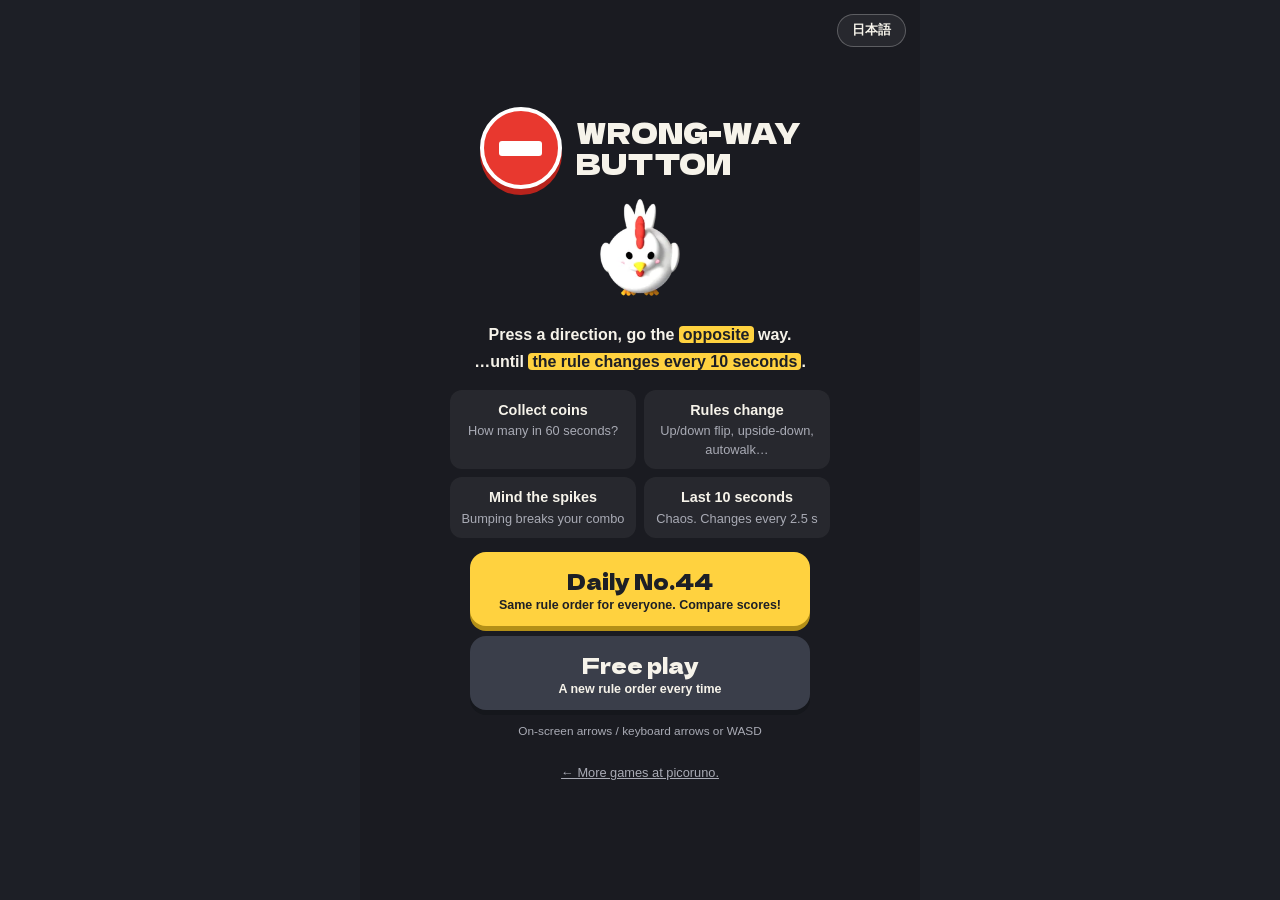
<file: gyakuso-button.html>
<!doctype html>
<html lang="ja">
<head>
<meta charset="utf-8">
<script src="count.js" defer></script>
<meta name="viewport" content="width=device-width,initial-scale=1,viewport-fit=cover">
<meta name="theme-color" content="#1d1f26">
<title>逆走ボタン</title>
<meta name="description" content="おした方向と逆に進む。しかも10秒ごとにルールが変わる。60秒で脳がバグる、脳バグ率診断つきのミニゲーム。">
<meta property="og:type" content="website">
<meta property="og:title" content="逆走ボタン">
<meta property="og:description" content="おした方向と逆に進む。10秒ごとにルールが変わる、60秒の脳バグゲーム。">
<meta property="og:url" content="https://picoruno.com/gyakuso-button.html">
<meta name="twitter:card" content="summary_large_image">
<meta property="og:image" content="https://picoruno.com/og-image.png">
<meta property="og:image:width" content="1200">
<meta property="og:image:height" content="630">
<meta name="twitter:image" content="https://picoruno.com/og-image.png">
<link rel="icon" href="data:image/svg+xml,%3Csvg xmlns='http://www.w3.org/2000/svg' viewBox='0 0 32 32'%3E%3Ccircle cx='16' cy='16' r='15' fill='%23e8382f'/%3E%3Crect x='6' y='13' width='20' height='6' rx='2' fill='%23fff'/%3E%3C/svg%3E">
<link rel="preconnect" href="https://fonts.googleapis.com">
<link rel="stylesheet" href="https://fonts.googleapis.com/css2?family=Dela+Gothic+One&family=Zen+Maru+Gothic:wght@500;700;900&display=swap">
<style>
/* Layout: a road-sign look. HUD on top, a 7x7 asphalt field in the middle (canvas), a big cross-shaped pad at the bottom.
   Overlays (title, result, pause) sit above everything. Single deliberate dark look. */
:root{
  --asphalt:#1d1f26;
  --asphalt2:#2a2d36;
  --ink:#f6f3ea;
  --muted:#a9abb5;
  --sign:#e8382f;
  --sign-dk:#b8231c;
  --yellow:#ffd23f;
  --mint:#5fe0b7;
  --display:"Dela Gothic One","Zen Maru Gothic","Hiragino Sans",sans-serif;
  --body:"Zen Maru Gothic","Hiragino Maru Gothic ProN","Hiragino Sans",sans-serif;
  color-scheme:dark;
}
html,body{height:100%;margin:0}
[hidden]{display:none!important}
body{background:var(--asphalt);color:var(--ink);font-family:var(--body);overflow:hidden;
  -webkit-user-select:none;user-select:none;-webkit-touch-callout:none;-webkit-tap-highlight-color:transparent}
#app{position:relative;height:100%;height:100dvh;display:flex;flex-direction:column;max-width:560px;margin:0 auto;
  padding:env(safe-area-inset-top) 0 env(safe-area-inset-bottom);box-sizing:border-box}
button{font-family:inherit;color:inherit}

/* HUD */
.hud{display:grid;grid-template-columns:auto minmax(0,1fr) auto;align-items:center;gap:8px;padding:12px 14px 6px}
.score{font-family:var(--display);font-size:1.6rem;line-height:1;font-variant-numeric:tabular-nums;min-width:3em}
.score small{font-size:.8rem;color:var(--muted);margin-left:3px}
.score.pop{animation:pop .35s ease-out}
@keyframes pop{30%{transform:scale(1.18)}}
.rule{justify-self:center;text-align:center;min-width:0}
.rule small{display:block;font-size:.66rem;color:var(--muted);letter-spacing:.12em}
.rule b{display:inline-block;font-family:var(--display);font-weight:400;font-size:1.05rem;background:var(--yellow);color:#1d1f26;
  padding:4px 10px;border-radius:6px;white-space:nowrap;margin-top:2px;font-size:min(1.05rem,3.7vw)}
.rule b.flash{animation:flash .5s ease-out}
@keyframes flash{0%{transform:scale(1.15);background:#fff}100%{transform:none}}
.right{display:flex;align-items:center;gap:4px}
.time{font-family:var(--display);font-size:1.5rem;font-variant-numeric:tabular-nums;min-width:1.6em;text-align:right}
.time.low{color:var(--sign)}
.icon{width:34px;height:34px;border-radius:50%;border:1px solid rgba(255,255,255,.18);background:rgba(255,255,255,.06);
  font-size:1rem;cursor:pointer;display:grid;place-items:center;padding:0}
.icon:focus-visible{outline:2px solid var(--yellow);outline-offset:2px}
.segbar{height:6px;margin:4px 16px 0;border-radius:6px;background:rgba(255,255,255,.1);overflow:hidden}
.segbar i{display:block;height:100%;width:0;border-radius:6px;
  background:repeating-linear-gradient(-45deg,var(--yellow) 0 8px,#1d1f26 8px 14px)}

/* field */
.field{position:relative;flex:1 1 auto;min-height:0;display:grid;place-items:center;padding:10px 12px}
canvas{display:block;touch-action:none}
.banner{position:absolute;left:50%;top:50%;transform:translate(-50%,-50%);text-align:center;pointer-events:none;
  background:var(--sign);border:4px solid #fff;border-radius:18px;padding:12px 22px 14px;box-shadow:0 10px 30px rgba(0,0,0,.45);
  width:max-content;max-width:calc(100% - 48px);box-sizing:border-box}
.banner small{display:block;font-size:.75rem;letter-spacing:.2em;font-weight:700}
.banner b{display:block;font-family:var(--display);font-weight:400;font-size:2rem;line-height:1.25;margin:2px 0 4px}
.banner span{display:block;font-size:.85rem;font-weight:700}
.banner.show{animation:bannerIn 1.5s ease-out forwards}
.banner.quick{animation:bannerIn .9s ease-out forwards}
@keyframes bannerIn{0%{opacity:0;transform:translate(-50%,-50%) scale(.4) rotate(-8deg)}12%{opacity:1;transform:translate(-50%,-50%) scale(1.08) rotate(2deg)}
  20%{transform:translate(-50%,-50%) scale(1)}80%{opacity:1}100%{opacity:0;transform:translate(-50%,-50%) scale(1)}}
.warn{position:absolute;top:16px;left:50%;transform:translateX(-50%);font-family:var(--display);font-size:1rem;color:#1d1f26;
  background:var(--yellow);padding:4px 14px;border-radius:999px;pointer-events:none;white-space:nowrap;animation:blink .5s steps(2) infinite}
@keyframes blink{50%{opacity:.35}}
.count{position:absolute;inset:0;display:grid;place-items:center;pointer-events:none;font-family:var(--display);font-size:5.5rem;
  color:#fff;text-shadow:0 6px 0 var(--sign-dk)}
.count.go{animation:pop .4s ease-out}

/* pad */
.pad{--k:min(21vw,10vh,84px);flex:none;display:grid;grid-template-columns:repeat(3,var(--k));grid-template-rows:repeat(3,var(--k));gap:8px;
  justify-content:center;padding:6px 0 16px;touch-action:none}
.pad button{border:none;border-radius:24%;background:#3a3e4a;box-shadow:0 5px 0 #15171c;font-size:calc(var(--k)*.36);cursor:pointer;
  touch-action:none;display:grid;place-items:center;transition:transform .05s}
.pad button.down,.pad button:active{transform:translateY(4px);box-shadow:0 1px 0 #15171c;background:#4a4f5d}
.pad button:focus-visible{outline:2px solid var(--yellow);outline-offset:2px}
.pad [data-d="0"]{grid-area:1/2}.pad [data-d="3"]{grid-area:2/1}.pad [data-d="1"]{grid-area:2/3}.pad [data-d="2"]{grid-area:3/2}
.pad .hub{grid-area:2/2;border-radius:50%;margin:14%;background:var(--sign);border:3px solid #fff;display:grid;place-items:center}
.pad .hub i{width:56%;height:20%;background:#fff;border-radius:3px}

/* overlays */
.overlay{position:absolute;inset:0;z-index:10;display:flex;flex-direction:column;align-items:center;justify-content:safe center;gap:14px;
  padding:24px 20px calc(24px + env(safe-area-inset-bottom));box-sizing:border-box;overflow-y:auto;overflow-x:hidden;overscroll-behavior:contain;
  background:#1a1b21;text-align:center;-webkit-overflow-scrolling:touch}
.logo{display:flex;align-items:center;gap:14px;margin:0}
.logo .sign{width:74px;height:74px;flex:none;border-radius:50%;background:var(--sign);border:4px solid #fff;display:grid;place-items:center;
  box-shadow:0 6px 0 var(--sign-dk);animation:wobble 2.4s ease-in-out infinite}
.logo .sign i{width:58%;height:20%;background:#fff;border-radius:3px}
@keyframes wobble{50%{transform:rotate(-12deg)}}
.logo span:not(.sign){font-family:var(--display);font-weight:400;font-size:2.6rem;line-height:1.05;text-align:left}
.logo span em{font-style:normal;display:inline-block;transform:scaleX(-1)}
.hero{width:120px;height:120px;margin:-6px 0 -10px;animation:hop 1.1s ease-in-out infinite}
@keyframes hop{0%,100%{transform:translateY(0) scale(1,1)}45%{transform:translateY(-12px) scale(.96,1.04)}55%{transform:translateY(-12px)}90%{transform:translateY(0) scale(1.06,.94)}}
.lang{position:absolute;top:calc(14px + env(safe-area-inset-top));right:14px;border:1px solid rgba(255,255,255,.25);background:rgba(255,255,255,.06);
  border-radius:999px;padding:7px 14px;font-size:.8rem;font-weight:700;cursor:pointer}
.lang:focus-visible{outline:2px solid var(--yellow);outline-offset:2px}
.logo span.en.en{font-size:min(1.75rem,8vw);line-height:1.1;white-space:nowrap}
.lead{margin:0;font-size:1rem;font-weight:700;line-height:1.7}
.lead mark{background:var(--yellow);color:#1d1f26;padding:0 4px;border-radius:4px}
.howto{list-style:none;margin:0;padding:0;display:grid;grid-template-columns:1fr 1fr;gap:8px;width:min(100%,380px)}
.howto li{background:rgba(255,255,255,.06);border-radius:12px;padding:10px 8px;font-size:.8rem;line-height:1.5;color:var(--muted)}
.howto b{display:block;color:var(--ink);font-size:.9rem}
.modes{display:flex;flex-direction:column;gap:10px;width:min(100%,340px)}
.mode{border:none;border-radius:16px;padding:14px 16px;cursor:pointer;background:var(--yellow);color:#1d1f26;box-shadow:0 5px 0 #b38f17}
.mode b{display:block;font-family:var(--display);font-weight:400;font-size:1.3rem}
.mode small{display:block;font-size:.78rem;font-weight:700;margin-top:2px}
.mode.free{background:#3a3e4a;color:var(--ink);box-shadow:0 5px 0 #15171c}
.mode:active{transform:translateY(3px);box-shadow:0 2px 0 #15171c}
.mode:focus-visible,.btn:focus-visible,.textlink:focus-visible{outline:3px solid #fff;outline-offset:3px}
.keys{margin:0;font-size:.74rem;color:var(--muted)}
.back{font-size:.8rem;color:var(--muted)}
.back a{color:var(--muted)}

.res-head{margin:0;font-size:.85rem;color:var(--muted);letter-spacing:.1em}
.diag{background:var(--sign);border:4px solid #fff;border-radius:20px;padding:12px 18px 14px;width:min(100%,360px);box-sizing:border-box}
.diag small{display:block;font-size:.78rem;font-weight:700}
.diag b{display:block;font-family:var(--display);font-weight:400;font-size:2.1rem;line-height:1.3}
.diag p{margin:4px 0 0;font-size:.85rem;font-weight:700;line-height:1.6}
.rate{font-family:var(--display);font-size:1.1rem}
.rate #rRate{font-size:3.2rem;color:var(--yellow);font-variant-numeric:tabular-nums}
.stats{display:grid;grid-template-columns:repeat(4,1fr);gap:6px;margin:0;width:min(100%,380px)}
.stats div{background:rgba(255,255,255,.06);border-radius:10px;padding:8px 4px}
.stats dt{font-size:.68rem;color:var(--muted)}
.stats dd{margin:2px 0 0;font-family:var(--display);font-size:1.15rem;font-variant-numeric:tabular-nums}
.worst{margin:0;font-size:.9rem;font-weight:700}
.worst b{background:var(--yellow);color:#1d1f26;padding:1px 8px;border-radius:5px;font-weight:900}
.best{margin:0;font-size:.8rem;color:var(--mint);font-weight:700}
figure{margin:0;width:min(100%,380px)}
figure img{display:block;width:100%;border-radius:12px;-webkit-touch-callout:default;-webkit-user-select:auto;user-select:auto}
figcaption{font-size:.72rem;color:var(--muted);margin-top:6px}
.actions{display:flex;gap:10px}
.btn{border:none;border-radius:999px;padding:12px 22px;font-size:.95rem;font-weight:900;cursor:pointer;background:var(--yellow);color:#1d1f26;
  box-shadow:0 4px 0 #b38f17}
.btn.ghost{background:#3a3e4a;color:var(--ink);box-shadow:0 4px 0 #15171c}
.subacts{display:flex;gap:18px;align-items:center}
.textlink{background:none;border:none;color:var(--ink);font-size:.9rem;font-weight:700;text-decoration:underline;cursor:pointer;padding:4px}
.note{margin:0;font-size:.75rem;color:var(--muted);max-width:340px}
.ptitle{font-family:var(--display);font-size:2rem;margin:0}

@media (max-height:600px){ .howto{display:none} .hero{display:none} .logo .sign{width:56px;height:56px} .logo span:not(.sign){font-size:2rem} }
/* landscape phones: the pad moves beside the field so the field keeps its size */
@media (max-height:520px) and (min-aspect-ratio:4/3){
  #app{max-width:900px;display:grid;grid-template-columns:minmax(0,1fr) auto;grid-template-rows:auto auto minmax(0,1fr)}
  .hud,.segbar{grid-column:1/-1}
  .field{grid-column:1;grid-row:3}
  .pad{grid-column:2;grid-row:3;align-self:center;--k:min(64px,24vh);padding:0 16px 0 0}
}
@media (prefers-reduced-motion:reduce){ .logo .sign{animation:none} .hero{animation:none} .warn{animation:none} }
</style>
</head>
<body>
<div id="app">
  <header class="hud">
    <div class="score" id="score" aria-live="off">0<small data-i18n="pts">点</small></div>
    <div class="rule"><small data-i18n="nowRule">いまのルール</small><b id="ruleName">—</b></div>
    <div class="right">
      <span class="time" id="time">60</span>
      <button class="icon" id="pauseBtn" type="button" data-i18n-aria="pause" aria-label="一時停止">⏸</button>
      <button class="icon" id="muteBtn" type="button" aria-label="音を消す">🔊</button>
    </div>
  </header>
  <div class="segbar" aria-hidden="true"><i id="segbar"></i></div>

  <div class="field" id="field">
    <canvas id="c" data-i18n-aria="canvas" aria-label="ゲーム画面"></canvas>
    <div class="warn" id="warn" hidden></div>
    <div class="banner" id="banner" hidden><small id="bSmall">ルール変更</small><b id="bName"></b><span id="bDesc"></span></div>
    <div class="count" id="count" hidden></div>
  </div>

  <div class="pad" id="pad">
    <button type="button" data-d="0" data-i18n-aria="up" aria-label="上">▲</button>
    <button type="button" data-d="3" data-i18n-aria="left" aria-label="左">◀</button>
    <div class="hub" aria-hidden="true"><i></i></div>
    <button type="button" data-d="1" data-i18n-aria="right" aria-label="右">▶</button>
    <button type="button" data-d="2" data-i18n-aria="down" aria-label="下">▼</button>
  </div>

  <div class="overlay" id="title">
    <button class="lang" id="langBtn" type="button" lang="en">English</button>
    <h1 class="logo"><span class="sign" aria-hidden="true"><i></i></span><span data-i18n="logo">逆走<br>ボ<em>タ</em>ン</span></h1>
    <img class="hero" id="hero" alt="" width="120" height="120">
    <p class="lead" data-i18n="lead">おした方向と、<wbr><mark>逆</mark>に進む。<br>…はずが、<wbr><mark>10秒ごとにルールが変わる</mark>。</p>
    <ul class="howto">
      <li data-i18n="h1"><b>コインをあつめる</b>60秒でいくつ取れるか</li>
      <li data-i18n="h2"><b>ルールが変わる</b>上下だけ逆、さかさま、勝手に歩く…</li>
      <li data-i18n="h3"><b>トゲ・壁に注意</b>ぶつかるとコンボが切れる</li>
      <li data-i18n="h4"><b>最後の10秒</b>カオス。2.5秒ごとに変わる</li>
    </ul>
    <div class="modes">
      <button class="mode" id="startDaily" type="button"><b id="dailyLabel">今日のお題</b><small id="dailySub">ルールの順番はみんな同じ。くらべっこしよう</small></button>
      <button class="mode free" id="startFree" type="button"><b data-i18n="free">フリープレイ</b><small id="freeSub">毎回ちがうルールの順番</small></button>
    </div>
    <p class="keys" data-i18n="keys">画面の矢印ボタン ／ キーボードの矢印キー・WASD</p>
    <p class="back"><a href="https://picoruno.com/" data-i18n="back">← picoruno. のゲーム一覧へ</a></p>
  </div>

  <div class="overlay" id="over" hidden>
    <p class="res-head" id="resHead">結果</p>
    <div class="diag"><small data-i18n="yourBrain">あなたの脳は…</small><b id="dTitle">—</b><p id="dComment"></p></div>
    <div class="rate"><span data-i18n="bugRate">脳バグ率</span> <span id="rRate">0</span>%</div>
    <dl class="stats">
      <div><dt data-i18n="score">スコア</dt><dd id="sScore">0</dd></div>
      <div><dt data-i18n="coins">コイン</dt><dd id="sCoins">0</dd></div>
      <div><dt data-i18n="maxCombo">最大コンボ</dt><dd id="sCombo">0</dd></div>
      <div><dt data-i18n="bonks">ゴツン</dt><dd id="sBump">0</dd></div>
    </dl>
    <p class="worst" id="worst" hidden><span data-i18n="worst">いちばんバグったルール：</span><b id="worstName"></b></p>
    <p class="best" id="best" hidden></p>
    <figure id="cardWrap" hidden><img id="card" data-i18n-alt="cardAlt" alt="結果の画像"><figcaption data-i18n="cardCap">画像を長押し（右クリック）で保存して、投稿に添付できます</figcaption></figure>
    <div class="actions">
      <button class="btn ghost" id="toTitle" type="button" data-i18n="toTitle">タイトルへ</button>
      <button class="btn" id="retry" type="button" data-i18n="retry">もういちど</button>
    </div>
    <div class="subacts">
      <button class="textlink" id="shareImg" type="button" data-i18n="shareImg">画像つきでシェア</button>
      <a class="textlink" id="share" href="https://twitter.com/intent/tweet" target="_blank" rel="noopener" data-i18n="post">𝕏 に投稿</a>
    </div>
    <p class="back"><a href="https://picoruno.com/" data-i18n="back">← picoruno. のゲーム一覧へ</a></p>
    <p class="note" id="shareNote" hidden data-i18n="shareNote">この画面では画像を直接わたせません。上の画像を保存してから、投稿に添付してください。</p>
  </div>

  <div class="overlay" id="pause" hidden>
    <p class="ptitle" data-i18n="pTitle">ひとやすみ</p>
    <p class="note" data-i18n="pNote">タイマーは止まっています</p>
    <div class="actions">
      <button class="btn ghost" id="pauseTitle" type="button" data-i18n="toTitle">タイトルへ</button>
      <button class="btn" id="resume" type="button" data-i18n="resume">つづける</button>
    </div>
  </div>
</div>

<script>
(()=>{
const $=id=>document.getElementById(id);
const GAME_URL='https://picoruno.com/gyakuso-button.html';
/* sprites rendered in Blender (blender-src/gyakuso); filled in by build.py */
/*ART*/const ART={"board":"[data-uri]","chick":["[data-uri]","[data-uri]","[data-uri]","[data-uri]"],"hurt":"[data-uri]","coin":["[data-uri]","[data-uri]","[data-uri]","[data-uri]","[data-uri]","[data-uri]","[data-uri]","[data-uri]","[data-uri]","[data-uri]","[data-uri]","[data-uri]"],"egg":"[data-uri]","spike":"[data-uri]"};/*/ART*/
function loadImg(src){const i=new Image();i.decoding='async';i.src=src;return i}
const IMG={board:loadImg(ART.board),chick:ART.chick.map(loadImg),hurt:loadImg(ART.hurt),coin:ART.coin.map(loadImg),egg:loadImg(ART.egg),spike:loadImg(ART.spike)};
const ok=i=>i&&i.complete&&i.naturalWidth>0;
const N=7, SEG=10, TOTAL=60, CHAOS_STEP=2.5;
const DX=[0,1,0,-1], DY=[-1,0,1,0];
const ARROW=['↑','→','↓','←'];
const clamp=(v,a,b)=>Math.max(a,Math.min(b,v));
const reduceMotion=matchMedia('(prefers-reduced-motion: reduce)').matches;

/* ===== rules ===== */
let perm=[2,3,0,1];
const RULES={
  zenbu:  {name:'ぜんぶ逆',   desc:'おした方向と、ぜんぶ逆に進む',      map:d=>(d+2)%4},
  joge:   {name:'上下だけ逆', desc:'上と下だけ逆。左右はそのまま',      map:d=>d===0?2:d===2?0:d},
  sayu:   {name:'左右だけ逆', desc:'左と右だけ逆。上下はそのまま',      map:d=>d===1?3:d===3?1:d},
  kaiten: {name:'90°ずれる',  desc:'↑で→、→で↓。右回りにずれる',       map:d=>(d+1)%4},
  shojiki:{name:'逆じゃない', desc:'…今だけ、おした方向にそのまま進む', map:d=>d},
  shuffle:{name:'シャッフル', desc:'どのボタンがどこへ行くかは、ひみつ', map:d=>perm[d]},
  sakasa: {name:'画面さかさま',desc:'画面がひっくり返る。操作はふつう', map:d=>d, flip:true},
  auto:   {name:'勝手に歩く', desc:'止まらない。おすと「逆」を向く',    map:d=>(d+2)%4, auto:true},
};
const MID_POOL=['joge','sayu','kaiten','shojiki','shuffle','sakasa','auto'];
const CHAOS_POOL=['zenbu','joge','sayu','kaiten','shojiki','sakasa'];

/* ===== seeded random ===== */
function mulberry(a){return()=>{a|=0;a=a+0x6D2B79F5|0;let t=Math.imul(a^a>>>15,1|a);t=t+Math.imul(t^t>>>7,61|t)^t;return((t^t>>>14)>>>0)/4294967296}}
function shuffled(arr,rnd){const a=arr.slice();for(let i=a.length-1;i>0;i--){const j=Math.floor(rnd()*(i+1));[a[i],a[j]]=[a[j],a[i]]}return a}

/* the daily puzzle follows Japan's calendar day, whatever the player's timezone */
function jstDay(){const d=new Date(Date.now()+9*3600e3);return{y:d.getUTCFullYear(),m:d.getUTCMonth()+1,d:d.getUTCDate()}}
function dayKey(){const j=jstDay();return`${j.y}${String(j.m).padStart(2,'0')}${String(j.d).padStart(2,'0')}`}
function dailyNo(){const j=jstDay();return Math.max(1,Math.round((Date.UTC(j.y,j.m-1,j.d)-Date.UTC(2026,9,23))/864e5)+1)}

function buildSchedule(rnd){
  const segs=[];
  const mids=shuffled(MID_POOL,rnd).slice(0,4);
  ['zenbu',...mids].forEach((r,i)=>segs.push({t0:i*SEG,t1:(i+1)*SEG,rule:r,chaos:false}));
  let prev=mids[3];
  for(let t=5*SEG;t<TOTAL-1e-6;t+=CHAOS_STEP){
    const opts=CHAOS_POOL.filter(r=>r!==prev);
    const r=opts[Math.floor(rnd()*opts.length)];
    segs.push({t0:t,t1:Math.min(TOTAL,t+CHAOS_STEP),rule:r,chaos:true}); prev=r;
  }
  // a shuffle that never leaves a button pointing where it says
  let p; do{p=shuffled([0,1,2,3],rnd)}while(p.some((v,i)=>v===i));
  return{segs,perm:p};
}

/* ===== storage ===== */
const store={
  get(k,def){try{const v=localStorage.getItem(k);return v===null?def:JSON.parse(v)}catch(e){return def}},
  set(k,v){try{localStorage.setItem(k,JSON.stringify(v))}catch(e){}}
};

/* ===== sound ===== */
let actx=null, muted=!!store.get('gyakuso-mute',false);
function ensureAudio(){
  if(muted) return;
  try{
    if(!actx){const AC=window.AudioContext||window.webkitAudioContext; if(!AC) return; actx=new AC()}
    if(actx.state==='suspended') actx.resume();
  }catch(e){actx=null}
}
function tone(freq,dur,type='square',vol=.06,slide=0,delay=0){
  if(muted||!actx) return;
  try{
    const t=actx.currentTime+delay, o=actx.createOscillator(), g=actx.createGain();
    o.type=type; o.frequency.setValueAtTime(freq,t); if(slide) o.frequency.exponentialRampToValueAtTime(Math.max(40,freq+slide),t+dur);
    g.gain.setValueAtTime(vol,t); g.gain.exponentialRampToValueAtTime(.0001,t+dur);
    o.connect(g).connect(actx.destination); o.start(t); o.stop(t+dur+.02);
  }catch(e){}
}
const sfx={
  move(){tone(520+Math.random()*80,.05,'square',.025)},
  coin(c){const b=880*Math.pow(1.06,Math.min(c,12));tone(b,.08,'square',.05);tone(b*1.5,.12,'square',.05,0,.06)},
  egg(){[0,.07,.14,.21].forEach((d,i)=>tone(660*Math.pow(1.26,i),.12,'triangle',.07,0,d))},
  bump(){tone(140,.14,'sawtooth',.06,-60)},
  spike(){tone(220,.25,'sawtooth',.07,-150)},
  rule(){tone(392,.1,'square',.06);tone(523,.1,'square',.06,0,.1);tone(784,.2,'square',.06,0,.2)},
  tick(){tone(1200,.04,'square',.04)},
  go(){tone(784,.25,'square',.06)},
  end(){[0,.12,.24].forEach((d,i)=>tone(523*Math.pow(1.25,i),.18,'triangle',.07,0,d))}
};
let noiseBuf=null;
function noise(dur,vol,delay,hp){
  if(muted||!actx) return;
  try{
    if(!noiseBuf){noiseBuf=actx.createBuffer(1,Math.floor(actx.sampleRate*.3),actx.sampleRate);const d=noiseBuf.getChannelData(0);for(let i=0;i<d.length;i++)d[i]=Math.random()*2-1}
    const t=actx.currentTime+Math.max(0,delay), src=actx.createBufferSource(), f=actx.createBiquadFilter(), g=actx.createGain();
    src.buffer=noiseBuf; f.type='highpass'; f.frequency.value=hp;
    g.gain.setValueAtTime(vol,t); g.gain.exponentialRampToValueAtTime(.0001,t+dur);
    src.connect(f).connect(g).connect(actx.destination); src.start(t); src.stop(t+dur+.02);
  }catch(e){}
}

/* ===== BGM: a small chiptune loop, faster during the chaos part ===== */
const mtof=m=>440*Math.pow(2,(m-69)/12);
const BASS=[48,45,41,43];                       // C Am F G
const MEL=[[76,79,81,79,76,74,72,74],[72,76,81,79,76,72,74,76],[77,81,84,81,79,77,76,74],[74,79,83,79,74,71,74,0]];
const bgm={on:false,next:0,step:0,timer:null};
function bgmStart(){
  if(muted||bgm.on) return; ensureAudio(); if(!actx) return;
  bgm.on=true; bgm.step=0; bgm.next=actx.currentTime+.06; bgm.timer=setInterval(bgmTick,25); bgmTick();
}
function bgmStop(){ bgm.on=false; clearInterval(bgm.timer); bgm.timer=null }
function bgmTick(){
  if(!bgm.on||!actx) return;
  const seg=curSeg(), chaos=state==='play'&&seg&&seg.chaos;
  const spb=60/(chaos?168:138)/2;
  if(bgm.next<actx.currentTime) bgm.next=actx.currentTime+.02; // after a stall, don't machine-gun the missed notes
  while(bgm.next<actx.currentTime+.12){ bgmStep(bgm.step,bgm.next-actx.currentTime,chaos); bgm.next+=spb; bgm.step=(bgm.step+1)%32 }
}
function bgmStep(i,d,chaos){
  const bar=Math.floor(i/8), s=i%8, m=MEL[bar][s];
  tone(mtof(BASS[bar]-12+(s%2?12:0)),.15,'triangle',.08,0,d);
  if(s%4===0) tone(120,.12,'sine',.14,-80,d);
  if(s%4===2) noise(.09,.05,d,1500);
  noise(.03,chaos?.025:.015,d,7000);
  if(m) tone(mtof(m+(chaos?12:0)),.13,'square',.024,0,d);
}
function setMute(m){muted=m;store.set('gyakuso-mute',m);$('muteBtn').textContent=m?'🔇':'🔊';$('muteBtn').setAttribute('aria-label',m?L.unmute:L.mute);
  if(m) bgmStop(); else { ensureAudio(); if(state==='play'&&!paused) bgmStart() } }

/* ===== state ===== */
let state='title';            // title | count | play | end
let paused=false;
let mode='daily', sched=null, segIdx=-1;
let t=0, countT=0, lastCountShown=0;
let px=3,py=3,prevX=3,prevY=3,moveA=1,facing=0,heading=0,autoT=0,stunUntil=-1;
let coin=null, egg=null, spikes=new Set();
let score=0, coins=0, combo=0, maxCombo=0, lastCoinT=-99, bumps=0;
let stats={};                 // rule -> {m:moves, b:bugs}
let fieldRnd=Math.random;
let flash=0, landT=-9;
let popups=[], parts=[], shake=0, flipA=0, bugMark=-9, lastBugPop=-9, lastWarn=-1;
let resultText='';

const key=(x,y)=>x+','+y;
const inside=(x,y)=>x>=0&&y>=0&&x<N&&y<N;
const curSeg=()=>sched&&sched.segs[segIdx]||null;
const curRule=()=>{const s=curSeg();return s?s.rule:'zenbu'};

/* place a spike only if every free cell stays reachable, so a coin can never be walled in */
function connectedWith(extra){
  const block=new Set(spikes); block.add(extra);
  let total=0, start=null;
  for(let y=0;y<N;y++)for(let x=0;x<N;x++) if(!block.has(key(x,y))){total++; if(!start) start=[x,y]}
  if(!start) return false;
  const seen=new Set([key(...start)]), q=[start];
  while(q.length){const [x,y]=q.pop();for(let d=0;d<4;d++){const nx=x+DX[d],ny=y+DY[d],k=key(nx,ny);if(inside(nx,ny)&&!block.has(k)&&!seen.has(k)){seen.add(k);q.push([nx,ny])}}}
  return seen.size===total;
}
function freeCells(minDist){
  const out=[];
  for(let y=0;y<N;y++)for(let x=0;x<N;x++){
    const k=key(x,y);
    if(spikes.has(k)||(x===px&&y===py)) continue;
    if(coin&&coin.x===x&&coin.y===y) continue;
    if(egg&&egg.x===x&&egg.y===y) continue;
    if(Math.abs(x-px)+Math.abs(y-py)<minDist) continue;
    out.push([x,y]);
  }
  return out;
}
function pick(arr){return arr.length?arr[Math.floor(fieldRnd()*arr.length)]:null}
function spawnCoin(){
  let c=pick(freeCells(3))||pick(freeCells(1));
  coin=c?{x:c[0],y:c[1],born:t}:null;
}
function addSpikes(n){
  for(let i=0;i<n;i++){
    const cand=shuffled(freeCells(2),fieldRnd);
    const ok=cand.find(([x,y])=>connectedWith(key(x,y)));
    if(ok) spikes.add(key(ok[0],ok[1]));
  }
}
function distToCoin(x,y){return coin?Math.abs(coin.x-x)+Math.abs(coin.y-y):0}

function resetRun(m){
  mode=m;
  const seed=m==='daily'?(+dayKey())^0x5eed:Math.floor(Math.random()*2**31);
  const s=buildSchedule(mulberry(seed));
  sched=s; perm=s.perm; segIdx=-1;
  fieldRnd=mulberry(seed^0x9e3779b9);
  t=0; px=py=prevX=prevY=3; moveA=1; facing=0; heading=0; autoT=0; stunUntil=-1;
  spikes=new Set(); coin=null; egg=null;
  score=0; coins=0; combo=0; maxCombo=0; lastCoinT=-99; bumps=0;
  stats={}; flash=0; landT=-9; popups=[]; parts=[]; shake=0; flipA=0; bugMark=-9; lastBugPop=-9; lastWarn=-1;
  spawnCoin();
  updateScore(false); $('time').textContent=TOTAL; $('time').classList.remove('low');
  $('warn').hidden=true; $('banner').hidden=true;
  setRuleChip(sched.segs[0].rule);
  $('segbar').style.width='0%';
}

function start(m){
  bgmStop(); ensureAudio();
  resetRun(m);
  ['title','over','pause'].forEach(id=>$(id).hidden=true);
  paused=false; state='count'; countT=3; lastCountShown=0;
  showBanner(sched.segs[0],L.bFirst,false);
}

/* ===== moves ===== */
function record(rule,bug){
  const s=stats[rule]||(stats[rule]={m:0,b:0});
  s.m++; if(bug) s.b++;
}
function press(d){
  if(state!=='play'||paused) return;
  ensureAudio();
  if(t<stunUntil) return;
  const rule=curRule(), R=RULES[rule], md=R.map(d);
  if(R.auto){ heading=md; autoT=0; step(md,rule,true); }
  else step(md,rule,true);
}
function step(md,rule,byPlayer){
  facing=md;
  const nx=px+DX[md], ny=py+DY[md], before=distToCoin(px,py);
  let bug=false;
  if(!inside(nx,ny)){
    bug=true; bumps++; combo=0; sfx.bump(); shake=.25;
    popup(px,py,L.bonk,'#ffd23f');
    if(RULES[rule].auto) heading=(heading+2)%4;
  }else if(spikes.has(key(nx,ny))){
    bug=true; combo=0; sfx.spike(); shake=.35; stunUntil=t+.5;
    score=Math.max(0,score-50); updateScore(false);
    popup(px,py,L.ouch,'#ff6b62');
    if(RULES[rule].auto) heading=(heading+2)%4;
  }else{
    prevX=px; prevY=py; px=nx; py=ny; moveA=0; landT=t+.08;
    dust(prevX,prevY);
    if(byPlayer) sfx.move();
    if(distToCoin(px,py)>before) bug=true;
    collect();
  }
  if(byPlayer){
    record(rule,bug);
    if(bug){ bugMark=t; if(inside(nx,ny)&&!spikes.has(key(nx,ny))&&t-lastBugPop>.7){lastBugPop=t;popup(px,py,L.bug,'#c9b6ff')} }
  }
}
function collect(){
  if(coin&&coin.x===px&&coin.y===py){
    combo=(t-lastCoinT<=3)?combo+1:1; lastCoinT=t; maxCombo=Math.max(maxCombo,combo);
    const pts=100+Math.min(combo-1,10)*20;
    score+=pts; coins++; updateScore(true); sfx.coin(combo);
    popup(px,py,combo>1?`+${pts} ×${combo}`:`+${pts}`,'#ffd23f');
    burst(px,py,'#ffd23f',12);
    spawnCoin();
    if(!egg&&coins>=3&&fieldRnd()<.22){const c=pick(freeCells(3));if(c) egg={x:c[0],y:c[1],until:t+4.5}}
  }
  if(egg&&egg.x===px&&egg.y===py){
    score+=300; updateScore(true); sfx.egg();
    popup(px,py,L.egg,'#fff2a8'); burst(px,py,'#fff2a8',18); egg=null;
  }
}
function popup(x,y,text,color){popups.push({x,y,text,color,a:0})}
function dust(x,y){for(let i=0;i<3;i++){const a=Math.random()*Math.PI*2;parts.push({x:x+.5+Math.cos(a)*.15,y:y+.78,vx:Math.cos(a)*.5,vy:-.6-Math.random()*.3,a:.35,color:'#b9bcc6',dust:true})}}
function burst(x,y,color,n){for(let i=0;i<n;i++){const a=Math.random()*Math.PI*2,s=1.5+Math.random()*2.5;parts.push({x:x+.5,y:y+.5,vx:Math.cos(a)*s,vy:Math.sin(a)*s,a:0,color})}}

/* ===== HUD ===== */
function updateScore(pop){
  const el=$('score'); el.firstChild.nodeValue=score;
  if(pop){el.classList.remove('pop');void el.offsetWidth;el.classList.add('pop')}
}
function setRuleChip(rule){
  const b=$('ruleName'); b.textContent=RULES[rule].name;
  b.classList.remove('flash'); void b.offsetWidth; b.classList.add('flash');
}
function showBanner(seg,small,quick){
  const R=RULES[seg.rule], el=$('banner');
  $('bSmall').textContent=small; $('bName').textContent=R.name; $('bDesc').textContent=R.desc;
  el.hidden=false; el.className='banner'; void el.offsetWidth; el.className='banner '+(quick?'quick':'show');
}
$('banner').addEventListener('animationend',()=>{$('banner').hidden=true});

function enterSeg(i){
  const prev=segIdx; segIdx=i;
  const seg=sched.segs[i], R=RULES[seg.rule];
  setRuleChip(seg.rule);
  if(prev>=0){
    sfx.rule(); flash=seg.chaos?.5:1;
    const firstChaos=seg.chaos&&!sched.segs[prev].chaos;
    if(firstChaos){ showBanner(seg,L.bChaos,false) }
    else showBanner(seg,seg.chaos?L.bSwitch:L.bChange,seg.chaos);
    if(seg.t0>0&&!seg.chaos&&segIdx>=1) addSpikes(2);
    if(firstChaos) addSpikes(1);
  }
  if(R.auto){ heading=facing; autoT=0 }
  $('warn').hidden=true;
}

/* ===== loop ===== */
const cv=$('c'), g=cv.getContext('2d');
let CS=40, DPR=1, FW=0;
function resize(){
  const f=$('field'), r=f.getBoundingClientRect();
  const avail=Math.max(140,Math.min(r.width-24,r.height-20));
  CS=Math.floor(avail/N); FW=CS*N; DPR=Math.min(2,window.devicePixelRatio||1);
  cv.width=FW*DPR; cv.height=FW*DPR; cv.style.width=FW+'px'; cv.style.height=FW+'px';
}
addEventListener('resize',resize);

let last=performance.now();
function frame(now){
  const dt=Math.min(.05,Math.max(0,(now-last)/1000)); last=now;
  update(dt); draw(dt);
  requestAnimationFrame(frame);
}
function update(dt){
  if(paused) return;
  if(state==='count'){
    countT-=dt;
    const n=Math.ceil(countT), el=$('count');
    if(countT<=0){ el.hidden=true; state='play'; enterSeg(0); sfx.go(); bgmStart(); popup(px,py,L.go,'#fff'); return }
    if(n!==lastCountShown){ lastCountShown=n; el.hidden=false; el.textContent=n; el.className='count'; void el.offsetWidth; el.className='count go'; sfx.tick() }
    return;
  }
  if(state!=='play') return;
  t+=dt;
  if(t>=TOTAL){ t=TOTAL; finish(); return }
  let i=segIdx; while(i+1<sched.segs.length&&t>=sched.segs[i+1].t0) i++;
  if(i!==segIdx) enterSeg(i);
  const seg=curSeg(), R=RULES[seg.rule];
  // warn the last 3 seconds before a long rule ends
  const left=seg.t1-t;
  if(!seg.chaos&&seg.t1<TOTAL&&left<=3){
    const n=Math.ceil(left);
    if(n!==lastWarn){ lastWarn=n; const w=$('warn'); w.hidden=false; w.textContent=(sched.segs[segIdx+1].chaos?L.wChaos:L.wChange)+n; sfx.tick() }
  }
  $('segbar').style.width=(seg.chaos?100:clamp((t-seg.t0)/(seg.t1-seg.t0)*100,0,100))+'%';
  const tl=Math.ceil(TOTAL-t); const te=$('time');
  if(te.textContent!==String(tl)){ te.textContent=tl; te.classList.toggle('low',tl<=10) }
  if(R.auto&&t>=stunUntil){ autoT+=dt; if(autoT>=.42){ autoT-=.42; step(heading,seg.rule,false) } }
  if(egg&&t>egg.until) egg=null;
}

function finish(){
  bgmStop();
  state='end'; $('warn').hidden=true; sfx.end();
  popup(px,py,L.end,'#fff');
  setTimeout(showResult,900);
}

/* ===== drawing ===== */
function toScreen(wx,wy){
  // world coords (cells) -> canvas px, including the 180° flip of the "さかさま" rule
  const c=FW/2, x=wx*CS-c, y=wy*CS-c, ca=Math.cos(flipA), sa=Math.sin(flipA);
  return[c+x*ca-y*sa, c+x*sa+y*ca];
}
function draw(dt){
  const target=(state==='play'||state==='end')&&RULES[curRule()].flip?Math.PI:0;
  flipA+=(target-flipA)*Math.min(1,dt*(reduceMotion?30:9));
  if(Math.abs(target-flipA)<.001) flipA=target;
  moveA=Math.min(1,moveA+dt/.08);
  shake=Math.max(0,shake-dt);
  g.setTransform(DPR,0,0,DPR,0,0);
  g.clearRect(0,0,FW,FW);
  g.save();
  if(shake>0&&!reduceMotion){ g.translate((Math.random()-.5)*shake*24,(Math.random()-.5)*shake*24) }
  g.translate(FW/2,FW/2); g.rotate(flipA); g.translate(-FW/2,-FW/2);
  if(ok(IMG.board)){
    g.save(); roundRect(0,0,FW,FW,CS*.3); g.clip(); g.drawImage(IMG.board,0,0,FW,FW); g.restore();
  }else{
    g.fillStyle='#2a2d36'; roundRect(0,0,FW,FW,CS*.35); g.fill();
    for(let y=0;y<N;y++)for(let x=0;x<N;x++){
      g.fillStyle=(x+y)%2?'#323642':'#2d313c';
      roundRect(x*CS+2,y*CS+2,CS-4,CS-4,CS*.18); g.fill();
    }
  }
  // a small arrow on the top edge so the flip reads as a flip
  g.fillStyle='rgba(255,255,255,.25)'; g.font=`900 ${CS*.32}px "Zen Maru Gothic",sans-serif`; g.textAlign='center'; g.textBaseline='middle';
  g.fillText(L.upMark,FW/2,CS*.22);
  // draw back to front so the spikes' cones and the chick overlap the row behind them
  const e=1-Math.pow(1-moveA,3);
  const cx=prevX+(px-prevX)*e, cy=prevY+(py-prevY)*e;
  const list=[...spikes].map(k=>{const [x,y]=k.split(',').map(Number);return{y,f:()=>drawSpike(x,y)}});
  if(coin) list.push({y:coin.y,f:()=>drawCoin(coin.x,coin.y)});
  if(egg) list.push({y:egg.y,f:()=>drawEgg(egg.x,egg.y,egg.until-t)});
  list.push({y:cy+.01,f:()=>drawChick(cx,cy)});
  // in the flipped view the back row is the bottom one
  list.sort((a,b)=>flipA>Math.PI/2?b.y-a.y:a.y-b.y).forEach(o=>o.f());
  g.restore();
  // soft vignette and the rule-change flash
  const vg=g.createRadialGradient(FW/2,FW/2,FW*.35,FW/2,FW/2,FW*.75);
  vg.addColorStop(0,'rgba(0,0,0,0)'); vg.addColorStop(1,'rgba(0,0,0,.22)');
  g.fillStyle=vg; g.fillRect(0,0,FW,FW);
  if(flash>0){ g.fillStyle=`rgba(255,255,255,${flash*.5})`; g.fillRect(0,0,FW,FW); flash=Math.max(0,flash-dt*2.5) }
  // particles + popups stay upright
  parts=parts.filter(p=>p.a<1);
  parts.forEach(p=>{p.a+=dt*1.6;p.x+=p.vx*dt;p.y+=p.vy*dt;p.vy+=dt*4;const [sx,sy]=toScreen(p.x,p.y);
    g.globalAlpha=(1-p.a)*(p.dust?.6:1); g.fillStyle=p.color; g.beginPath(); g.arc(sx,sy,CS*(p.dust?.03+p.a*.05:.07),0,Math.PI*2); g.fill()});
  g.globalAlpha=1;
  popups=popups.filter(p=>p.a<1);
  popups.forEach(p=>{p.a+=dt*1.1;let [sx,sy]=toScreen(p.x+.5,p.y+.5);
    const yy=sy-CS*.6-p.a*CS*.8;
    g.globalAlpha=Math.min(1,(1-p.a)*2.5);
    g.font=`400 ${Math.round(CS*.38)}px "Dela Gothic One",sans-serif`; g.textAlign='center'; g.textBaseline='middle';
    const hw=g.measureText(p.text).width/2+4; sx=clamp(sx,hw,Math.max(hw,FW-hw));
    g.lineWidth=5; g.strokeStyle='#15171c'; g.strokeText(p.text,sx,yy); g.fillStyle=p.color; g.fillText(p.text,sx,yy)});
  g.globalAlpha=1;
}
function roundRect(x,y,w,h,r){g.beginPath();g.moveTo(x+r,y);g.arcTo(x+w,y,x+w,y+h,r);g.arcTo(x+w,y+h,x,y+h,r);g.arcTo(x,y+h,x,y,r);g.arcTo(x,y,x+w,y,r);g.closePath()}
function drawSpike(x,y){
  if(ok(IMG.spike)){ const sz=CS*1.32; g.drawImage(IMG.spike,(x+.5)*CS-sz/2,(y+.5)*CS-sz*.56,sz,sz); return }
  const X=x*CS,Y=y*CS;
  g.fillStyle='#5b2226'; roundRect(X+4,Y+4,CS-8,CS-8,CS*.16); g.fill();
  g.fillStyle='#d9dbe2';
  for(let i=0;i<2;i++)for(let j=0;j<2;j++){
    const bx=X+CS*(.22+i*.32), by=Y+CS*(.74-j*.0)-(j?CS*.3:0);
    g.beginPath(); g.moveTo(bx,by); g.lineTo(bx+CS*.12,by-CS*.3); g.lineTo(bx+CS*.24,by); g.closePath(); g.fill();
  }
}
function drawCoin(x,y){
  const b=Math.sin((t+x)*5)*CS*.04, X=(x+.5)*CS, Y=(y+.5)*CS+b, r=CS*.27;
  const fr=IMG.coin[Math.floor(t*10)%IMG.coin.length];
  if(ok(fr)){
    g.fillStyle='rgba(0,0,0,.28)'; g.beginPath(); g.ellipse(X,(y+.5)*CS+CS*.3,r*.75,r*.22,0,0,Math.PI*2); g.fill();
    const sz=CS*.95; g.drawImage(fr,X-sz/2,Y-sz/2-CS*.06,sz,sz);
    const tw=(t*1.3+x*.37)%1; if(tw<.25) star(X+r*.6,Y-r*.9,CS*.09*Math.sin(tw/.25*Math.PI),'#fff7c8');
    return;
  }
  g.fillStyle='rgba(0,0,0,.25)'; g.beginPath(); g.ellipse(X,(y+.5)*CS+CS*.3,r*.8,r*.25,0,0,Math.PI*2); g.fill();
  g.fillStyle='#e0a91c'; g.beginPath(); g.arc(X,Y,r,0,Math.PI*2); g.fill();
  g.fillStyle='#ffd23f'; g.beginPath(); g.arc(X,Y,r*.8,0,Math.PI*2); g.fill();
  g.fillStyle='#fff3b0'; g.beginPath(); g.arc(X-r*.3,Y-r*.3,r*.2,0,Math.PI*2); g.fill();
  g.fillStyle='#b8860b'; g.font=`900 ${Math.round(r*1.05)}px "Zen Maru Gothic",sans-serif`; g.textAlign='center'; g.textBaseline='middle'; g.fillText('P',X,Y+1);
}
function drawEgg(x,y,left){
  if(left<1.2&&Math.floor(left*8)%2) return; // blink before it vanishes
  const X=(x+.5)*CS, Y=(y+.5)*CS+Math.sin(t*6)*CS*.04;
  g.fillStyle='rgba(255,242,168,.25)'; g.beginPath(); g.arc(X,Y,CS*.42,0,Math.PI*2); g.fill();
  if(ok(IMG.egg)){
    const sz=CS*.95; g.drawImage(IMG.egg,X-sz/2,Y-sz/2-CS*.06,sz,sz);
    for(let i=0;i<3;i++){const a=t*2+i*2.1; star(X+Math.cos(a)*CS*.36,Y-CS*.05+Math.sin(a)*CS*.3,CS*.06*(1+Math.sin(t*8+i)),'#fff2a8')}
    return;
  }
  g.fillStyle='#ffe066'; g.beginPath(); g.ellipse(X,Y,CS*.22,CS*.29,0,0,Math.PI*2); g.fill();
  g.fillStyle='#fffbe0'; g.beginPath(); g.ellipse(X-CS*.07,Y-CS*.1,CS*.06,CS*.09,-.4,0,Math.PI*2); g.fill();
}
function drawChick(x,y){
  const X=(x+.5)*CS, Y=(y+.5)*CS, r=CS*.33, stunned=t<stunUntil&&state==='play';
  const hop=moveA<1?Math.sin(moveA*Math.PI)*CS*.12:0;
  g.fillStyle='rgba(0,0,0,.3)'; g.beginPath(); g.ellipse(X,Y+r*.95,r*.8,r*.25,0,0,Math.PI*2); g.fill();
  const yy=Y-hop;
  const spr=stunned?IMG.hurt:IMG.chick[facing];
  if(ok(spr)){
    // squash on landing, stretch in the air
    const sq=moveA<1?1+Math.sin(moveA*Math.PI)*.08:1+Math.max(0,.12-(t-landT))*.6;
    const sz=CS*1.2, w=sz*(2-sq), h=sz*sq;
    g.drawImage(spr,X-w/2,yy+CS*.3-h*.79,w,h);
    if(stunned) for(let i=0;i<3;i++){const a=t*7+i*2.09; star(X+Math.cos(a)*CS*.32,yy-CS*.42+Math.sin(a)*CS*.1,CS*.07,'#ffd23f')}
  }else{
  // comb
  g.fillStyle='#e8382f';
  [-.28,0,.28].forEach((o,i)=>{g.beginPath();g.arc(X+o*r,yy-r*.95,r*(i===1?.26:.2),0,Math.PI*2);g.fill()});
  g.fillStyle='#ffd84a'; g.beginPath(); g.arc(X,yy,r,0,Math.PI*2); g.fill();
  g.fillStyle='#f3bf2a'; g.beginPath(); g.ellipse(X-r*.62,yy+r*.2,r*.28,r*.18,-.5,0,Math.PI*2); g.fill();
  const fx=DX[facing], fy=DY[facing];
  // beak points the way it is facing
  const bx=X+fx*r*.85, by=yy+fy*r*.85+ (fy===0?r*.12:0);
  g.fillStyle='#ff8a2a'; g.beginPath();
  g.moveTo(bx+fx*r*.38,by+fy*r*.38);
  g.lineTo(bx-fy*r*.22,by+fx*r*.22); g.lineTo(bx+fy*r*.22,by-fx*r*.22); g.closePath(); g.fill();
  // eyes
  const ex=fx*r*.28, ey=fy*r*.22-r*.12;
  g.strokeStyle='#1d1f26'; g.fillStyle='#1d1f26'; g.lineWidth=Math.max(1.5,r*.1); g.lineCap='round';
  [-1,1].forEach(s=>{
    const cx=X+ex+(fx===0?s*r*.32:s*r*.12), cy=yy+ey+(fx!==0?-s*0:0)+(fx!==0&&s>0?-r*.05:0);
    if(stunned){ const q=r*.1; g.beginPath(); g.moveTo(cx-q,cy-q); g.lineTo(cx+q,cy+q); g.moveTo(cx+q,cy-q); g.lineTo(cx-q,cy+q); g.stroke() }
    else { g.beginPath(); g.arc(cx,cy,r*.1,0,Math.PI*2); g.fill() }
  });
  }
  // confused mark after a brain-bug move
  if(t-bugMark<.8&&state==='play'){
    g.save(); g.translate(X+r*.9,yy-r*.9); g.rotate(-flipA);
    g.fillStyle='#c9b6ff'; g.font=`400 ${Math.round(r*.9)}px "Dela Gothic One",sans-serif`; g.textAlign='center'; g.textBaseline='middle';
    g.fillText('?',0,0); g.restore();
  }
}

function star(x,y,r,color){
  if(r<=0) return;
  g.fillStyle=color; g.beginPath();
  for(let k=0;k<8;k++){const a=k*Math.PI/4-Math.PI/2,rr=k%2?r*.4:r;g.lineTo(x+Math.cos(a)*rr,y+Math.sin(a)*rr)}
  g.closePath(); g.fill();
}

/* ===== result ===== */
const DIAG=[
  {max:.12,title:'逆走の天才',  c:'脳がもう裏返ってます。逆の世界の住人かも。'},
  {max:.25,title:'やわらか脳',  c:'ルールが変わっても、すぐなじむタイプ。'},
  {max:.40,title:'ちょいバグ脳',c:'ときどき体が正直に動いちゃう。'},
  {max:.55,title:'正直すぎる脳',c:'おした方向に行きたい気持ちが強すぎる。'},
  {max:1.01,title:'完全バグり脳',c:'脳がルールを全力で拒否しています。'},
];

/* ===== language: Japanese or English (browser language, ?lang=, or the toggle on the title) ===== */
const TXT={
ja:{pts:'点',nowRule:'いまのルール',pause:'一時停止',mute:'音を消す',unmute:'音を出す',canvas:'ゲーム画面',up:'上',left:'左',right:'右',down:'下',
  logo:'逆走<br>ボ<em>タ</em>ン',
  lead:'おした方向と、<wbr><mark>逆</mark>に進む。<br>…はずが、<wbr><mark>10秒ごとにルールが変わる</mark>。',
  h1:'<b>コインをあつめる</b>60秒でいくつ取れるか',h2:'<b>ルールが変わる</b>上下だけ逆、さかさま、勝手に歩く…',
  h3:'<b>トゲ・壁に注意</b>ぶつかるとコンボが切れる',h4:'<b>最後の10秒</b>カオス。2.5秒ごとに変わる',
  daily:n=>`今日のお題 No.${n}`,dailySub:'ルールの順番はみんな同じ。くらべっこしよう',dailySubBest:b=>`今日のじこベスト ${b} 点 ・ ルールの順番はみんな同じ`,
  free:'フリープレイ',freeSub:'毎回ちがうルールの順番',freeSubBest:b=>`毎回ちがうルールの順番 ・ ベスト ${b} 点`,
  keys:'画面の矢印ボタン ／ キーボードの矢印キー・WASD',back:'← picoruno. のゲーム一覧へ',
  yourBrain:'あなたの脳は…',bugRate:'脳バグ率',score:'スコア',coins:'コイン',maxCombo:'最大コンボ',bonks:'ゴツン',worst:'いちばんバグったルール：',
  cardAlt:'結果の画像',cardCap:'画像を長押し（右クリック）で保存して、投稿に添付できます',toTitle:'タイトルへ',retry:'もういちど',shareImg:'画像つきでシェア',post:'𝕏 に投稿',
  shareNote:'この画面では画像を直接わたせません。上の画像を保存してから、投稿に添付してください。',pTitle:'ひとやすみ',pNote:'タイマーは止まっています',resume:'つづける',
  bFirst:'さいしょのルール',bChange:'ルール変更',bSwitch:'チェンジ',bChaos:'カオス突入！ 2.5秒ごとに変わる',wChange:'ルール変更まで ',wChaos:'カオスまで ',
  bonk:'ゴツン',ouch:'いたっ！ -50',bug:'脳バグ！',egg:'金のたまご +300',go:'スタート！',end:'しゅうりょう！',upMark:'▲ うえ',
  resHead:l=>`結果 ・ ${l}`,worstPct:(n,p)=>`${n}（${p}%）`,newBest:'じこベスト更新！',best:b=>`じこベスト ${b} 点`,
  share:(l,sc,best,pct,ti,w)=>`「逆走ボタン」${l}で ${sc}点${best?'（じこベスト）':''}\n脳バグ率 ${pct}%「${ti}」${w?`\nいちばんバグったルール：${w}`:''}\n#逆走ボタン`,
  cTitle:'逆走ボタン',cPts:n=>`${n}点`,cBest:'じこベスト！',cBars:'ルール別 バグった率',cNoData:'（まだデータがありません）',cTag:'#逆走ボタン  picoruno.com',
  docTitle:'逆走ボタン',langBtn:'English',
  rules:{zenbu:['ぜんぶ逆','おした方向と、ぜんぶ逆に進む'],joge:['上下だけ逆','上と下だけ逆。左右はそのまま'],sayu:['左右だけ逆','左と右だけ逆。上下はそのまま'],
    kaiten:['90°ずれる','↑で→、→で↓。右回りにずれる'],shojiki:['逆じゃない','…今だけ、おした方向にそのまま進む'],shuffle:['シャッフル','どのボタンがどこへ行くかは、ひみつ'],
    sakasa:['画面さかさま','画面がひっくり返る。操作はふつう'],auto:['勝手に歩く','止まらない。おすと「逆」を向く']},
  diag:[['逆走の天才','脳がもう裏返ってます。逆の世界の住人かも。'],['やわらか脳','ルールが変わっても、すぐなじむタイプ。'],['ちょいバグ脳','ときどき体が正直に動いちゃう。'],
    ['正直すぎる脳','おした方向に行きたい気持ちが強すぎる。'],['完全バグり脳','脳がルールを全力で拒否しています。']],
  idle:['様子見すぎ脳','ほとんど動いてない…！もっと押してみて。']},
en:{pts:'pts',nowRule:'RULE',pause:'Pause',mute:'Mute',unmute:'Unmute',canvas:'Game screen',up:'Up',left:'Left',right:'Right',down:'Down',
  logo:'WRONG-WAY<br>BUTTO<em>N</em>',
  lead:'Press a direction, go the <mark>opposite</mark> way.<br>…until <mark>the rule changes every 10 seconds</mark>.',
  h1:'<b>Collect coins</b>How many in 60 seconds?',h2:'<b>Rules change</b>Up/down flip, upside-down, autowalk…',
  h3:'<b>Mind the spikes</b>Bumping breaks your combo',h4:'<b>Last 10 seconds</b>Chaos. Changes every 2.5 s',
  daily:n=>`Daily No.${n}`,dailySub:'Same rule order for everyone. Compare scores!',dailySubBest:b=>`Today's best ${b} pts · same order for everyone`,
  free:'Free play',freeSub:'A new rule order every time',freeSubBest:b=>`A new rule order every time · best ${b} pts`,
  keys:'On-screen arrows / keyboard arrows or WASD',back:'← More games at picoruno.',
  yourBrain:'Your brain is…',bugRate:'Brain-bug rate',score:'Score',coins:'Coins',maxCombo:'Max combo',bonks:'Bonks',worst:'Most confusing rule: ',
  cardAlt:'Result image',cardCap:'Long-press (or right-click) the image to save it and attach it to your post',toTitle:'Title',retry:'Play again',shareImg:'Share with image',post:'Post on 𝕏',
  shareNote:"The image can't be shared directly here. Save the image above, then attach it to your post.",pTitle:'Take a break',pNote:'The timer is stopped',resume:'Resume',
  bFirst:'FIRST RULE',bChange:'RULE CHANGE',bSwitch:'SWITCH',bChaos:'CHAOS! Changes every 2.5 s',wChange:'Rule change in ',wChaos:'Chaos in ',
  bonk:'BONK',ouch:'OUCH! -50',bug:'BRAIN BUG!',egg:'GOLDEN EGG +300',go:'GO!',end:'TIME UP!',upMark:'▲ UP',
  resHead:l=>`Result · ${l}`,worstPct:(n,p)=>`${n} (${p}%)`,newBest:'New personal best!',best:b=>`Personal best ${b} pts`,
  share:(l,sc,best,pct,ti,w)=>`"Wrong-Way Button" ${l}: ${sc} pts${best?' (personal best)':''}\nBrain-bug rate ${pct}% "${ti}"${w?`\nMost confusing rule: ${w}`:''}\n#WrongWayButton`,
  cTitle:'Wrong-Way Button',cPts:n=>`${n} pts`,cBest:'Personal best!',cBars:'Brain-bug rate by rule',cNoData:'(no data yet)',cTag:'#WrongWayButton  picoruno.com',
  docTitle:'Wrong-Way Button',langBtn:'日本語',
  rules:{zenbu:['All reversed','Every direction goes the opposite way'],joge:['Up/Down flip','Only up and down are reversed'],sayu:['Left/Right flip','Only left and right are reversed'],
    kaiten:['Turned 90°','↑ goes →, → goes ↓. Shifted clockwise'],shojiki:['Not reversed','…just this once, you go where you press'],shuffle:['Shuffle','Which button goes where? A secret'],
    sakasa:['Upside-down','The screen flips over. Controls stay normal'],auto:['Autowalk','It never stops. Press to face the opposite way']},
  diag:[['Wrong-Way Genius','Your brain is already flipped. Maybe you live in the reverse world.'],['Flexible Brain','The rules change and you adapt right away.'],['Slightly Buggy Brain','Sometimes your body is a little too honest.'],
    ['Too-Honest Brain','You really, really want to go where you press.'],['Totally Bugged Brain','Your brain is rejecting the rules with all its might.']],
  idle:['Too-Cautious Brain','You barely moved…! Press more buttons.']}
};
function pickLang(){
  const q=new URLSearchParams(location.search).get('lang');
  if(q==='ja'||q==='en') return q;
  const saved=store.get('gyakuso-lang',null); if(saved==='ja'||saved==='en') return saved;
  return /^ja\b/i.test(navigator.language||'')?'ja':'en';
}
let lang='ja', L=TXT.ja;
function applyLang(l){
  lang=l; L=TXT[l]; document.documentElement.lang=l; document.title=L.docTitle;
  document.querySelectorAll('[data-i18n]').forEach(e=>{e.innerHTML=L[e.dataset.i18n]});
  document.querySelectorAll('[data-i18n-aria]').forEach(e=>e.setAttribute('aria-label',L[e.dataset.i18nAria]));
  document.querySelectorAll('[data-i18n-alt]').forEach(e=>e.alt=L[e.dataset.i18nAlt]);
  document.querySelector('.logo span:not(.sign)').classList.toggle('en',l==='en');
  Object.entries(L.rules).forEach(([k,[n,d]])=>{RULES[k].name=n;RULES[k].desc=d});
  DIAG.forEach((d,i)=>{d.title=L.diag[i][0];d.c=L.diag[i][1]});
  const lb=$('langBtn'); lb.textContent=L.langBtn; lb.lang=l==='ja'?'en':'ja';
  $('muteBtn').setAttribute('aria-label',muted?L.unmute:L.mute);
}

function diagnose(){
  let m=0,b=0; Object.values(stats).forEach(s=>{m+=s.m;b+=s.b});
  const rate=m?b/m:0;
  if(m<10) return{rate,m,title:L.idle[0],c:L.idle[1]};
  const d=DIAG.find(d=>rate<d.max);
  return{rate,m,title:d.title,c:d.c};
}
function worstRule(){
  let w=null;
  Object.entries(stats).forEach(([r,s])=>{ if(s.m>=3){const rr=s.b/s.m; if(!w||rr>w.rate) w={rule:r,rate:rr}} });
  return w&&w.rate>0?w:null;
}
async function showResult(){
  if(state!=='end') return;
  const D=diagnose(), W=worstRule(), pct=Math.round(D.rate*100);
  const label=mode==='daily'?L.daily(dailyNo()):L.free;
  $('resHead').textContent=L.resHead(label);
  $('dTitle').textContent=D.title; $('dComment').textContent=D.c; $('rRate').textContent=pct;
  $('sScore').textContent=score; $('sCoins').textContent=coins; $('sCombo').textContent=maxCombo; $('sBump').textContent=bumps;
  $('worst').hidden=!W; if(W) $('worstName').textContent=L.worstPct(RULES[W.rule].name,Math.round(W.rate*100));
  const bk=mode==='daily'?'gyakuso-best-'+dayKey():'gyakuso-best-free';
  const prev=+store.get(bk,0)||0, isBest=score>0&&score>prev;
  if(isBest) store.set(bk,score);
  $('best').hidden=false; $('best').textContent=isBest?L.newBest:L.best(prev);
  resultText=L.share(label,score,isBest,pct,D.title,W&&RULES[W.rule].name);
  $('share').href='https://twitter.com/intent/tweet?text='+encodeURIComponent(resultText)+'&url='+encodeURIComponent(GAME_URL);
  $('over').hidden=false; $('shareNote').hidden=true;
  $('retry').focus({preventScroll:true});
  refreshTitle();
  try{ await document.fonts.load('40px "Dela Gothic One"',L.cTitle+L.bugRate+'%0123456789'+L.cPts('')+D.title); }catch(e){}
  try{ lastCard=makeCard(D,W,pct,label,isBest); $('card').src=lastCard.toDataURL('image/png'); $('cardWrap').hidden=false; prepareShare() }
  catch(e){ $('cardWrap').hidden=true }
}
let lastCard=null, shareData=null;
function prepareShare(){
  shareData=null;
  if(!lastCard||!navigator.share||!navigator.canShare||!window.File) return;
  lastCard.toBlob(blob=>{
    if(!blob) return;
    const data={files:[new File([blob],'gyakuso-button.png',{type:'image/png'})],text:resultText+'\n'+GAME_URL};
    try{ if(navigator.canShare(data)) shareData=data }catch(e){}
  },'image/png');
}
$('shareImg').addEventListener('click',async()=>{
  if(shareData){ try{ await navigator.share(shareData); return }catch(e){ if(e&&e.name==='AbortError') return } }
  if(lastCard){
    // no file sharing here: save the picture instead so it can be attached by hand
    const a=document.createElement('a'); a.href=$('card').src; a.download='gyakuso-button.png'; document.body.appendChild(a); a.click(); a.remove();
  }
  $('shareNote').hidden=false;
});
function makeCard(D,W,pct,label,isBest){
  const c=document.createElement('canvas'); c.width=1200; c.height=630; const x=c.getContext('2d');
  const F='"Dela Gothic One","Zen Maru Gothic",sans-serif', B='"Zen Maru Gothic",sans-serif';
  x.fillStyle='#1d1f26'; x.fillRect(0,0,1200,630);
  // hazard stripes top and bottom
  for(let i=-2;i<40;i++){ x.fillStyle='#ffd23f'; x.beginPath(); const sx=i*40; x.moveTo(sx,0);x.lineTo(sx+20,0);x.lineTo(sx+4,26);x.lineTo(sx-16,26);x.fill();
    x.beginPath(); x.moveTo(sx,604);x.lineTo(sx+20,604);x.lineTo(sx+4,630);x.lineTo(sx-16,630);x.fill() }
  // sign + title
  x.fillStyle='#e8382f'; x.beginPath(); x.arc(110,110,52,0,Math.PI*2); x.fill(); x.lineWidth=7; x.strokeStyle='#fff'; x.stroke();
  x.fillStyle='#fff'; x.fillRect(80,100,60,20);
  x.textBaseline='alphabetic'; x.textAlign='left';
  x.fillStyle='#f6f3ea'; fit(x,L.cTitle,64,F,800); x.fillText(L.cTitle,182,132);
  x.fillStyle='#a9abb5'; x.font=`700 26px ${B}`; x.fillText(label,186,172);
  // the chick, dizzy when the brain bugged a lot
  const ck=pct>=40?IMG.hurt:IMG.chick[2];
  if(ok(ck)) x.drawImage(ck,1010,20,170,170);
  // diagnosis plate
  x.fillStyle='#e8382f'; rr(x,60,210,600,250,28); x.fill(); x.lineWidth=7; x.strokeStyle='#fff'; x.stroke();
  x.fillStyle='#fff'; x.font=`700 28px ${B}`; x.fillText(L.yourBrain,92,262);
  fit(x,D.title,lang==='ja'&&D.title.length<=5?74:62,F,536); x.fillText(D.title,92,350);
  x.font=`700 24px ${B}`; wrap(x,D.c,92,400,536,34);
  // numbers
  x.fillStyle='#f6f3ea'; if(lang==='en'){ x.font=`26px ${F}`; wrap(x,L.bugRate,62,524,140,30) } else { x.font=`30px ${F}`; x.fillText(L.bugRate,62,548) }
  x.fillStyle='#ffd23f'; x.font=`96px ${F}`; x.fillText(pct+'%',214,566);
  const sx=214+x.measureText(pct+'%').width+28;
  x.fillStyle='#f6f3ea'; x.font=`36px ${F}`; x.fillText(L.cPts(score),sx,isBest?540:562);
  if(isBest){ x.fillStyle='#5fe0b7'; x.font=`700 22px ${B}`; x.fillText(L.cBest,sx+2,574) }
  // per-rule bars
  const rows=Object.keys(RULES).filter(r=>stats[r]&&stats[r].m>0).sort((a,b)=>stats[b].b/stats[b].m-stats[a].b/stats[a].m).slice(0,7);
  x.fillStyle='#a9abb5'; x.font=`700 24px ${B}`; x.fillText(L.cBars,712,232);
  rows.forEach((r,i)=>{
    const y=256+i*44, rate=stats[r].b/stats[r].m, isW=W&&W.rule===r;
    x.fillStyle=isW?'#ffd23f':'#f6f3ea'; fit(x,RULES[r].name,24,B,160,isW?'900 ':'700 '); x.fillText(RULES[r].name,712,y+24);
    x.fillStyle='rgba(255,255,255,.12)'; rr(x,880,y+4,215,24,12); x.fill();
    x.fillStyle=isW?'#ffd23f':'#5fe0b7'; if(rate>0){ rr(x,880,y+4,Math.max(24,215*rate),24,12); x.fill() }
    x.fillStyle='#f6f3ea'; x.font=`700 22px ${B}`; x.textAlign='right'; x.fillText(Math.round(rate*100)+'%',1160,y+24); x.textAlign='left';
  });
  if(!rows.length){ x.fillStyle='#a9abb5'; x.font=`700 24px ${B}`; x.fillText(L.cNoData,712,290) }
  x.fillStyle='#a9abb5'; x.font=`700 22px ${B}`; x.textAlign='right'; x.fillText(L.cTag,1160,588); x.textAlign='left';
  return c;
}
function rr(x,X,Y,w,h,r){x.beginPath();x.moveTo(X+r,Y);x.arcTo(X+w,Y,X+w,Y+h,r);x.arcTo(X+w,Y+h,X,Y+h,r);x.arcTo(X,Y+h,X,Y,r);x.arcTo(X,Y,X+w,Y,r);x.closePath()}
function fit(x,text,size,font,maxW,weight=''){ do{ x.font=`${weight}${size}px ${font}`; size-=2 }while(size>12&&x.measureText(text).width>maxW) }
function wrap(x,text,X,Y,maxW,lh){
  if(/ /.test(text)){ // English: break between words
    let line='',y=Y;
    for(const w of text.split(' ')){const t=line?line+' '+w:w; if(line&&x.measureText(t).width>maxW){x.fillText(line,X,y);line=w;y+=lh}else line=t}
    if(line) x.fillText(line,X,y); return;
  }
  let line='',y=Y;for(const ch of text){if(x.measureText(line+ch).width>maxW&&!'。、！？…」'.includes(ch)){x.fillText(line,X,y);line=ch;y+=lh}else line+=ch}if(line)x.fillText(line,X,y)}

/* ===== title ===== */
function refreshTitle(){
  $('dailyLabel').textContent=L.daily(dailyNo());
  const b=+store.get('gyakuso-best-'+dayKey(),0)||0;
  $('dailySub').textContent=b?L.dailySubBest(b):L.dailySub;
  const f=+store.get('gyakuso-best-free',0)||0;
  $('freeSub').textContent=f?L.freeSubBest(f):L.freeSub;
}
function toTitle(){
  bgmStop(); state='title'; paused=false;
  ['over','pause'].forEach(id=>$(id).hidden=true);
  $('title').hidden=false; $('count').hidden=true; $('warn').hidden=true; $('banner').hidden=true;
  refreshTitle(); $('startDaily').focus({preventScroll:true});
}

/* ===== pause ===== */
function setPause(p){
  if(state!=='play'&&state!=='count') return;
  paused=p; $('pause').hidden=!p;
  if(p) bgmStop(); else if(state==='play') bgmStart();
  if(p) $('resume').focus({preventScroll:true});
  last=performance.now();
}
document.addEventListener('visibilitychange',()=>{ if(document.hidden) setPause(true) });

/* ===== input ===== */
const KEYS={ArrowUp:0,KeyW:0,ArrowRight:1,KeyD:1,ArrowDown:2,KeyS:2,ArrowLeft:3,KeyA:3};
addEventListener('keydown',e=>{
  if(e.code in KEYS&&(state==='play'||state==='count')&&!paused){
    e.preventDefault(); if(e.repeat) return;
    const d=KEYS[e.code]; press(d);
    const btn=document.querySelector(`.pad [data-d="${d}"]`); btn.classList.add('down'); setTimeout(()=>btn.classList.remove('down'),90);
    return;
  }
  if((e.code==='Escape'||e.code==='KeyP')&&(state==='play'||state==='count')){ e.preventDefault(); setPause(!paused) }
});
document.querySelectorAll('.pad button').forEach(b=>{
  b.addEventListener('pointerdown',e=>{ e.preventDefault(); press(+b.dataset.d) });
  // keyboard activation of a focused pad button (Enter/Space) arrives as a click with no pointer
  b.addEventListener('click',e=>{ if(e.detail===0) press(+b.dataset.d) });
  b.addEventListener('contextmenu',e=>e.preventDefault());
});
$('pad').addEventListener('touchstart',e=>e.preventDefault(),{passive:false});
$('startDaily').addEventListener('click',()=>start('daily'));
$('startFree').addEventListener('click',()=>start('free'));
$('retry').addEventListener('click',()=>start(mode));
$('toTitle').addEventListener('click',toTitle);
$('pauseTitle').addEventListener('click',toTitle);
$('resume').addEventListener('click',()=>setPause(false));
$('pauseBtn').addEventListener('click',()=>setPause(!paused));
$('muteBtn').addEventListener('click',()=>setMute(!muted));

$('hero').src=ART.chick[2];
applyLang(pickLang());
$('langBtn').addEventListener('click',()=>{applyLang(lang==='ja'?'en':'ja');store.set('gyakuso-lang',lang);refreshTitle()});
setMute(muted);
resetRun('daily'); state='title';
refreshTitle(); resize();
requestAnimationFrame(t0=>{last=t0;requestAnimationFrame(frame)});
if(document.fonts&&document.fonts.ready) document.fonts.ready.then(resize);

})();
</script>
</body>
</html>
</file>
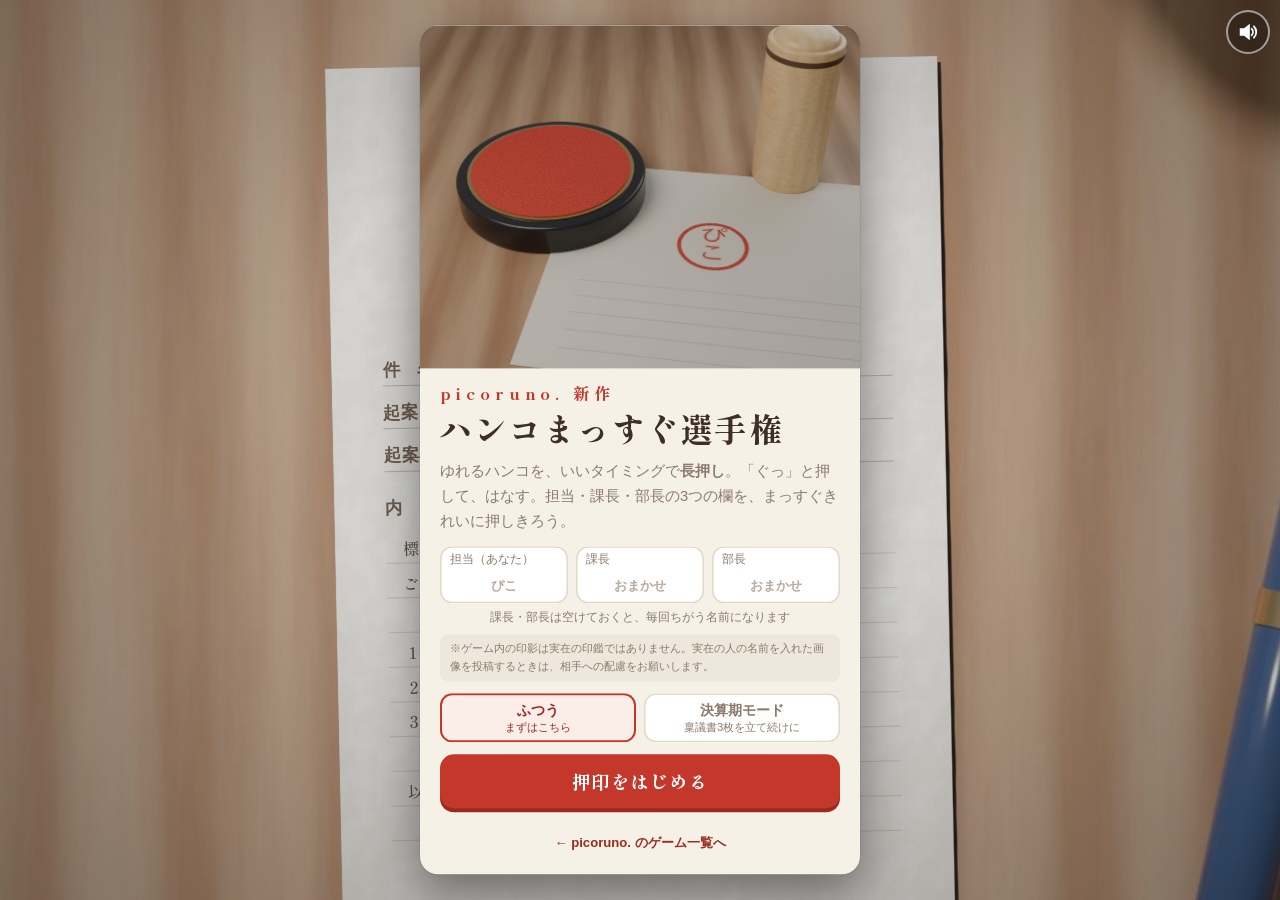
<file: hanko.html>
<!doctype html>
<html lang="ja">
<head>
<meta charset="utf-8">
<script src="count.js" defer></script>
<meta name="viewport" content="width=device-width,initial-scale=1,viewport-fit=cover">
<meta name="theme-color" content="#2b1f18">
<title>ハンコまっすぐ選手権</title>
<meta name="description" content="ゆれるハンコを、いいタイミングで1回だけ押す。ズレ・傾き・かすれを0.1単位で採点。担当・課長・部長の3つの欄を、まっすぐ押しきれるか。">
<meta property="og:type" content="website">
<meta property="og:title" content="ハンコまっすぐ選手権">
<meta property="og:description" content="稟議書の3つの欄に、ハンコをまっすぐ押すだけ。それが、むずかしい。">
<meta property="og:url" content="https://picoruno.com/hanko.html">
<meta name="twitter:card" content="summary_large_image">
<meta property="og:image" content="https://picoruno.com/og-image.png">
<meta name="twitter:image" content="https://picoruno.com/og-image.png">
<link rel="icon" href="data:image/svg+xml,%3Csvg xmlns='http://www.w3.org/2000/svg' viewBox='0 0 32 32'%3E%3Crect width='32' height='32' rx='8' fill='%23f4efe4'/%3E%3Ccircle cx='16' cy='16' r='10' fill='none' stroke='%23c4372b' stroke-width='3'/%3E%3Ccircle cx='16' cy='16' r='3' fill='%23c4372b'/%3E%3C/svg%3E">
<link rel="preconnect" href="https://fonts.googleapis.com">
<link rel="preconnect" href="https://fonts.gstatic.com" crossorigin>
<link rel="stylesheet" href="https://fonts.googleapis.com/css2?family=Shippori+Mincho+B1:wght@600;800&family=Zen+Maru+Gothic:wght@500;700&display=swap">
<style>
/* 画面：机の上の稟議書を1枚の canvas に描く。タイトル・判定・結果は canvas の上に重ねるカード。 */
:root{
  --desk:#2b1f18; --paper:#f6f1e6; --ink:#3d2e26; --sub:#8b7a6c; --line:#e2d8c7;
  --shu:#c4372b; --shu-d:#9b2a20; --gold:#c99a4b;
  --mincho:"Shippori Mincho B1","Hiragino Mincho ProN","Yu Mincho",serif;
  --body:"Zen Maru Gothic","Hiragino Maru Gothic ProN","Hiragino Sans",sans-serif;
  color-scheme:light;
}
html,body{margin:0;height:100%;background:var(--desk);overflow:hidden}
[hidden]{display:none!important}
body{color:var(--ink);font-family:var(--body);font-weight:500;-webkit-tap-highlight-color:transparent;-webkit-text-size-adjust:100%;
  user-select:none;-webkit-user-select:none;touch-action:manipulation}
button,input{font-family:inherit;color:inherit}
#stage{position:fixed;inset:0;display:flex;align-items:center;justify-content:center}
#cv{display:block;touch-action:none}
.mute{position:fixed;top:max(10px,env(safe-area-inset-top));right:max(10px,env(safe-area-inset-right));z-index:30;width:44px;height:44px;border-radius:50%;
  border:2px solid rgba(255,255,255,.55);background:rgba(43,31,24,.55);color:#fff;font-size:20px;cursor:pointer;display:grid;place-items:center;backdrop-filter:blur(4px)}
.mute svg{width:22px;height:22px}
/* カード共通 */
.sheet{position:fixed;left:50%;transform:translateX(-50%);z-index:20;width:min(440px,calc(100% - 24px));box-sizing:border-box;
  background:var(--paper);border-radius:18px;box-shadow:0 18px 50px rgba(0,0,0,.45),0 0 0 1px rgba(0,0,0,.06);padding:20px 20px 18px}
.btn{display:flex;align-items:center;justify-content:center;gap:8px;width:100%;min-height:54px;border:0;border-radius:14px;cursor:pointer;
  font-family:var(--mincho);font-weight:800;font-size:1.15rem;background:var(--shu);color:#fff;box-shadow:0 4px 0 var(--shu-d);letter-spacing:.08em;
  transition:transform .08s,box-shadow .08s;text-decoration:none}
.btn:active{transform:translateY(3px);box-shadow:0 1px 0 var(--shu-d)}
.btn:focus-visible{outline:3px solid var(--gold);outline-offset:2px}
.btn.sub{background:#fff;color:var(--ink);box-shadow:0 4px 0 var(--line),0 0 0 1.5px var(--line) inset;font-family:var(--body);font-weight:700;font-size:1rem;letter-spacing:0}
.btn.x{background:#1d1d1f;box-shadow:0 4px 0 #000;font-family:var(--body);font-size:1rem;letter-spacing:0}
.row{display:flex;gap:10px}
/* タイトル */
#title{top:50%;transform:translate(-50%,-50%);padding:0;overflow:hidden;max-height:calc(100% - 24px);overflow-y:auto}
#title .hero{display:block;width:100%;aspect-ratio:1/0.78;object-fit:cover;object-position:50% 40%}
#title .in{padding:16px 20px 20px;display:flex;flex-direction:column;gap:12px}
#title h1{font-family:var(--mincho);font-weight:800;font-size:clamp(1.6rem,7vw,2.05rem);line-height:1.2;margin:0;letter-spacing:.04em}
#title h1 small{display:block;font-size:.5em;color:var(--shu);letter-spacing:.3em;margin-bottom:4px}
#title p{margin:0;font-size:.92rem;line-height:1.7;color:var(--sub)}
.name{display:flex;align-items:center;gap:10px;background:#fff;border-radius:12px;padding:8px 12px;box-shadow:0 0 0 1.5px var(--line) inset}
.name label{font-size:.85rem;color:var(--sub);white-space:nowrap}
.name input{flex:1;min-width:0;border:0;outline:0;background:transparent;font-family:var(--mincho);font-weight:800;font-size:1.3rem;padding:4px 0}
.best{font-size:.82rem;color:var(--sub);text-align:center}
.names{display:grid;grid-template-columns:repeat(3,minmax(0,1fr));gap:8px}
.names .name{flex-direction:column;align-items:stretch;gap:0;padding:6px 10px}
.names .name label{font-size:.72rem}
.names .name input{width:100%;font-size:1.15rem;padding:2px 0;text-align:center}
.names .name input::placeholder{font-family:var(--body);font-weight:700;font-size:.8rem;color:#b9aba0}
.modes{display:grid;grid-template-columns:1fr 1fr;gap:8px}
.modes button{border:0;border-radius:12px;padding:8px 6px;cursor:pointer;background:#fff;color:var(--sub);box-shadow:0 0 0 1.5px var(--line) inset;font-family:var(--body);font-weight:700;font-size:.9rem;line-height:1.3}
.modes button small{display:block;font-size:.7rem;font-weight:500}
.modes button[aria-pressed="true"]{background:#fbeee9;color:var(--shu-d);box-shadow:0 0 0 2px var(--shu) inset}
.modes button:focus-visible{outline:3px solid var(--gold);outline-offset:2px}
.notice{font-size:.7rem;line-height:1.55;color:var(--sub);background:rgba(139,122,108,.08);border-radius:8px;padding:6px 10px;margin-top:-4px}
.namehint{font-size:.75rem;color:var(--sub);text-align:center;margin-top:-6px}
.home{display:block;text-align:center;font-size:.82rem;color:var(--shu-d);font-weight:700;text-decoration:none;padding:2px}
/* 判定 */
#judge{bottom:max(14px,env(safe-area-inset-bottom));padding:14px 18px;display:flex;align-items:center;gap:14px;cursor:pointer}
#judge .pt{font-family:var(--mincho);font-weight:800;font-size:2.3rem;line-height:1;color:var(--shu);min-width:2.2ch;text-align:center;font-variant-numeric:tabular-nums}
#judge .pt small{font-size:.38em;color:var(--sub)}
#judge .info{flex:1;min-width:0}
#judge .head{font-family:var(--mincho);font-weight:800;font-size:1.05rem}
#judge dl{display:grid;grid-template-columns:auto 1fr;gap:0 10px;margin:4px 0 0;font-size:.85rem}
#judge dt{color:var(--sub)}#judge dd{margin:0;font-variant-numeric:tabular-nums;white-space:nowrap}
#judge .next{position:absolute;right:14px;bottom:8px;font-size:.7rem;color:var(--sub)}
/* 結果 */
#result{bottom:max(12px,env(safe-area-inset-bottom));display:flex;flex-direction:column;gap:12px;max-height:calc(100% - 24px);overflow-y:auto}
#result .rank{text-align:center}
#result .rank small{display:block;font-size:.8rem;color:var(--sub)}
#result .rank b{font-family:var(--mincho);font-weight:800;font-size:1.7rem;color:var(--shu);letter-spacing:.06em}
#result .total{text-align:center;font-family:var(--mincho);font-weight:800;font-size:1.1rem}
#result .total span{font-size:2rem;font-variant-numeric:tabular-nums}
.chips{display:grid;grid-template-columns:repeat(3,1fr);gap:8px}
.chip{background:#fff;border-radius:10px;padding:6px 4px;text-align:center;box-shadow:0 0 0 1.5px var(--line) inset}
.chip small{display:block;font-size:.72rem;color:var(--sub)}
.chip b{font-family:var(--mincho);font-weight:800;font-size:1.25rem;font-variant-numeric:tabular-nums}
.badge{background:#fbeee9;color:var(--shu-d);border-radius:10px;padding:8px 12px;font-size:.88rem;line-height:1.6;text-align:center}
.viewbar .btn[aria-label]{width:54px;flex:none;font-size:1.6rem}
.viewbar{position:fixed;left:50%;transform:translateX(-50%);bottom:max(12px,env(safe-area-inset-bottom));z-index:20;width:min(440px,calc(100% - 24px));display:flex;gap:10px}
.toast{position:fixed;left:50%;top:max(16px,env(safe-area-inset-top));transform:translateX(-50%);z-index:40;background:rgba(43,31,24,.9);color:#fff;border-radius:999px;padding:8px 16px;font-size:.88rem}
@media (prefers-reduced-motion:reduce){.btn{transition:none}}
</style>
</head>
<body>
<div id="stage"><canvas id="cv" aria-label="ゲーム画面"></canvas></div>
<button class="mute" id="mute" type="button" aria-label="音のオン・オフ"></button>

<section class="sheet" id="title">
  <img class="hero" src="[data-uri]" alt="朱肉とハンコ">
  <div class="in">
    <h1><small>picoruno. 新作</small>ハンコまっすぐ選手権</h1>
    <p>ゆれるハンコを、いいタイミングで<b>長押し</b>。「ぐっ」と押して、はなす。担当・課長・部長の3つの欄を、まっすぐきれいに押しきろう。</p>
    <div class="names">
      <div class="name"><label for="nm">担当（あなた）</label><input id="nm" maxlength="4" autocomplete="off" placeholder="ぴこ"></div>
      <div class="name"><label for="nmK">課長</label><input id="nmK" maxlength="4" autocomplete="off" placeholder="おまかせ"></div>
      <div class="name"><label for="nmB">部長</label><input id="nmB" maxlength="4" autocomplete="off" placeholder="おまかせ"></div>
    </div>
    <div class="namehint">課長・部長は空けておくと、毎回ちがう名前になります</div>
    <div class="notice">※ゲーム内の印影は実在の印鑑ではありません。実在の人の名前を入れた画像を投稿するときは、相手への配慮をお願いします。</div>
    <div class="modes" role="group" aria-label="むずかしさ">
      <button type="button" data-m="0" aria-pressed="true">ふつう<small>まずはこちら</small></button>
      <button type="button" data-m="1" aria-pressed="false">決算期モード<small>稟議書3枚を立て続けに</small></button>
    </div>
    <button class="btn" id="start" type="button">押印をはじめる</button>
    <div class="best" id="best"></div>
    <a class="home" href="https://picoruno.com/">← picoruno. のゲーム一覧へ</a>
  </div>
</section>

<section class="sheet" id="judge" hidden>
  <div class="pt" id="jPt">0</div>
  <div class="info"><div class="head" id="jHead"></div><dl id="jDl"></dl></div>
  <div class="next">タップで次へ</div>
</section>

<section class="sheet" id="result" hidden>
  <div class="rank"><small id="rLead">あなたの押印力は</small><b id="rRank"></b></div>
  <div class="total">合計 <span id="rTotal">0</span> / <span id="rMax">300</span>点</div>
  <div class="chips" id="rChips"></div>
  <div class="badge" id="rBadge" hidden></div>
  <div class="row"><button class="btn x" id="xBtn" type="button">𝕏 にポスト</button><button class="btn sub" id="imgBtn" type="button">画像で保存</button></div>
  <button class="btn sub" id="viewBtn" type="button">押した稟議書を見る</button>
  <button class="btn" id="again" type="button">もう1枚押す</button>
  <a class="home" href="https://picoruno.com/">← picoruno. のゲーム一覧へ</a>
</section>
<div class="viewbar" id="viewbar" hidden><button class="btn sub" id="viewPrev" type="button" hidden aria-label="前の稟議書">‹</button><button class="btn sub" id="viewNext" type="button" hidden aria-label="次の稟議書">›</button><button class="btn sub" id="viewBack" type="button">結果にもどる</button><button class="btn" id="viewSave" type="button">画像で保存</button></div>
<div class="toast" id="toast" hidden></div>

<script>
/* ==== KIT：BGM・効果音・保存・シェアの共通部品（各ゲームに埋め込んで使う） ==== */
const KIT = (() => {
  const store = {
    get(k, d) { try { const v = localStorage.getItem(k); return v === null ? d : JSON.parse(v); } catch (e) { return d; } },
    set(k, v) { try { localStorage.setItem(k, JSON.stringify(v)); } catch (e) {} }
  };

  /* ---------- 音 ---------- */
  let ctx = null, master, musicBus, sfxBus, verb, muted = store.get("picoruno-mute", false);
  function ensure() {
    if (!ctx) {
      const AC = window.AudioContext || window.webkitAudioContext;
      if (!AC) return null;
      ctx = new AC();
      master = ctx.createGain();
      master.gain.value = muted ? 0 : 1;
      const comp = ctx.createDynamicsCompressor();
      comp.threshold.value = -16; comp.ratio.value = 4;
      master.connect(comp); comp.connect(ctx.destination);
      musicBus = ctx.createGain(); musicBus.gain.value = 0.55; musicBus.connect(master);
      sfxBus = ctx.createGain(); sfxBus.gain.value = 0.9; sfxBus.connect(master);
      // 残響（生成したインパルス応答）
      verb = ctx.createConvolver();
      const len = ctx.sampleRate * 2.2, ir = ctx.createBuffer(2, len, ctx.sampleRate);
      for (let c = 0; c < 2; c++) { const d = ir.getChannelData(c); for (let i = 0; i < len; i++) d[i] = (Math.random() * 2 - 1) * Math.pow(1 - i / len, 2.6); }
      verb.buffer = ir;
      const vg = ctx.createGain(); vg.gain.value = 0.32; verb.connect(vg); vg.connect(master);
    }
    if (ctx.state === "suspended") ctx.resume();
    return ctx;
  }
  const now = () => (ctx ? ctx.currentTime : 0);
  const mtof = m => 440 * Math.pow(2, (m - 69) / 12);

  /* 1音。f: 周波数, to: 終わりの周波数, t: 開始までの秒, dur: 長さ */
  function tone(o) {
    if (!ensure()) return;
    const { f = 440, to = null, t = 0, dur = 0.2, type = "sine", vol = 0.3, a = 0.005, rel = null, bus = sfxBus, wet = 0.15, lp = null, detune = 0, pan = 0 } = o;
    const s = now() + t, g = ctx.createGain(), osc = ctx.createOscillator();
    osc.type = type; osc.frequency.setValueAtTime(f, s); osc.detune.value = detune;
    if (to) osc.frequency.exponentialRampToValueAtTime(Math.max(20, to), s + dur);
    g.gain.setValueAtTime(0.0001, s);
    g.gain.linearRampToValueAtTime(vol, s + a);
    g.gain.exponentialRampToValueAtTime(0.0001, s + (rel || dur));
    let node = osc;
    if (lp) { const fl = ctx.createBiquadFilter(); fl.type = "lowpass"; fl.frequency.value = lp; node.connect(fl); node = fl; }
    node.connect(g);
    let out = g;
    if (pan && ctx.createStereoPanner) { const p = ctx.createStereoPanner(); p.pan.value = pan; g.connect(p); out = p; }
    out.connect(bus);
    if (wet) { const w = ctx.createGain(); w.gain.value = wet; out.connect(w); w.connect(verb); }
    osc.start(s); osc.stop(s + (rel || dur) + 0.05);
  }
  let noiseBuf = null;
  function noise(o) {
    if (!ensure()) return;
    const { t = 0, dur = 0.2, vol = 0.3, f = 1200, to = null, q = 0.8, type = "bandpass", a = 0.004, bus = sfxBus, wet = 0.1 } = o;
    if (!noiseBuf) { noiseBuf = ctx.createBuffer(1, ctx.sampleRate * 2, ctx.sampleRate); const d = noiseBuf.getChannelData(0); for (let i = 0; i < d.length; i++) d[i] = Math.random() * 2 - 1; }
    const s = now() + t, src = ctx.createBufferSource(), fl = ctx.createBiquadFilter(), g = ctx.createGain();
    src.buffer = noiseBuf; src.loop = true;
    fl.type = type; fl.frequency.setValueAtTime(f, s); fl.Q.value = q;
    if (to) fl.frequency.exponentialRampToValueAtTime(to, s + dur);
    g.gain.setValueAtTime(0.0001, s); g.gain.linearRampToValueAtTime(vol, s + a); g.gain.exponentialRampToValueAtTime(0.0001, s + dur);
    src.connect(fl); fl.connect(g); g.connect(bus);
    if (wet) { const w = ctx.createGain(); w.gain.value = wet; g.connect(w); w.connect(verb); }
    src.start(s, Math.random()); src.stop(s + dur + 0.05);
  }

  /* 楽器 */
  const inst = {
    epiano(m, t, d, v) { const f = mtof(m); tone({ f, t, dur: d * 1.6, vol: v, type: "sine", bus: musicBus, wet: 0.25, a: 0.004 }); tone({ f: f * 2, t, dur: 0.5, vol: v * 0.35, type: "sine", bus: musicBus, wet: 0.2 }); tone({ f: f * 3.01, t, dur: 0.18, vol: v * 0.12, type: "sine", bus: musicBus, wet: 0.1 }); },
    bell(m, t, d, v) { const f = mtof(m); tone({ f, t, dur: d * 2.2, vol: v, bus: musicBus, wet: 0.35 }); tone({ f: f * 3.98, t, dur: 0.35, vol: v * 0.25, bus: musicBus, wet: 0.35 }); },
    marimba(m, t, d, v) { const f = mtof(m); tone({ f, t, dur: 0.45, vol: v, bus: musicBus, wet: 0.2 }); tone({ f: f * 4, t, dur: 0.07, vol: v * 0.3, bus: musicBus, wet: 0.1 }); },
    pluck(m, t, d, v) { tone({ f: mtof(m), t, dur: Math.min(0.6, d * 1.2), vol: v, type: "triangle", lp: 2400, bus: musicBus, wet: 0.25 }); },
    flute(m, t, d, v) { tone({ f: mtof(m), t, dur: d * 0.95, vol: v * 0.8, type: "sine", a: 0.06, bus: musicBus, wet: 0.4 }); tone({ f: mtof(m) * 2, t, dur: d * 0.9, vol: v * 0.08, type: "triangle", a: 0.08, bus: musicBus, wet: 0.4 }); },
    chip(m, t, d, v) { tone({ f: mtof(m), t, dur: d * 0.9, vol: v * 0.45, type: "square", lp: 3000, bus: musicBus, wet: 0.08 }); },
    pad(m, t, d, v) { const f = mtof(m); for (const dt of [-7, 7]) tone({ f, t, dur: d, vol: v * 0.5, type: "sawtooth", a: d * 0.35, lp: 900, detune: dt, bus: musicBus, wet: 0.5 }); },
    koto(m, t, d, v) { const f = mtof(m); tone({ f, to: f * 0.995, t, dur: 0.9, vol: v, type: "triangle", lp: 3200, a: 0.002, bus: musicBus, wet: 0.35 }); tone({ f: f * 2, t, dur: 0.25, vol: v * 0.3, type: "sine", bus: musicBus, wet: 0.2 }); },
    bass(m, t, d, v) { tone({ f: mtof(m), t, dur: d * 0.9, vol: v, type: "triangle", lp: 600, bus: musicBus, wet: 0 }); tone({ f: mtof(m), t, dur: d * 0.9, vol: v * 0.6, type: "sine", bus: musicBus, wet: 0 }); },
    kick(t, v) { tone({ f: 130, to: 42, t, dur: 0.28, vol: v, type: "sine", bus: musicBus, wet: 0 }); },
    snare(t, v) { noise({ t, dur: 0.16, vol: v * 0.6, f: 1900, q: 0.7, bus: musicBus, wet: 0.2 }); },
    hat(t, v) { noise({ t, dur: 0.04, vol: v * 0.35, f: 8000, type: "highpass", bus: musicBus, wet: 0 }); },
    shaker(t, v) { noise({ t, dur: 0.07, vol: v * 0.25, f: 6000, q: 2, bus: musicBus, wet: 0.05 }); }
  };

  /* ---------- BGM（シード付きの自動作曲。4小節のフレーズをくりかえす） ---------- */
  function rng(seed) { let s = seed >>> 0 || 1; return () => ((s = (s * 1664525 + 1013904223) >>> 0) / 4294967296); }
  let song = null, timer = null, nextT = 0, step = 0;
  /* opts: {bpm, key(midi), chords:[[度数...]...], lead, chord, beat:"lofi"|"waltz"|"none"|"chip"|"shaker", seed, scale:[...], swing, leadVol, density} */
  function musicStart(opts) {
    if (!ensure()) return;
    musicStop();
    const r = rng(opts.seed || 7);
    const scale = opts.scale || [0, 2, 4, 7, 9];      // ペンタトニック
    const beats = opts.beat === "waltz" ? 3 : 4;
    const steps = beats * 4;                           // 16分音符
    // 4小節ぶんのメロディを作る（2小節目と4小節目は少し変える）
    const motif = [];
    for (let bar = 0; bar < 4; bar++) {
      const line = [];
      let deg = Math.floor(r() * scale.length);
      for (let s = 0; s < steps; s++) {
        const strong = s % 4 === 0;
        if (r() < (strong ? 0.62 : 0.2) * (opts.density || 1)) {
          deg = Math.max(0, Math.min(scale.length * 2 - 1, deg + Math.floor(r() * 5) - 2));
          const len = strong && r() < 0.5 ? 4 : 2;
          line.push({ s, deg, len });
        }
      }
      motif.push(line);
    }
    motif[2] = motif[0].map(n => ({ ...n }));          // 3小節目は1小節目のくりかえし
    song = { ...opts, beats, steps, motif, scale };
    nextT = now() + 0.1; step = 0;
    timer = setInterval(schedule, 40);
  }
  function schedule() {
    if (!song || !ctx) return;
    const spb = 60 / song.bpm, sixteenth = spb / 4;
    while (nextT < now() + 0.25) {
      const bar = Math.floor(step / song.steps), s = step % song.steps;
      const chordDegs = song.chords[bar % song.chords.length];
      const key = song.key || 60;
      const sw = (s % 2 === 1) ? (song.swing || 0) * sixteenth : 0;
      const t = nextT + sw - now();
      // コード
      if (s === 0) chordDegs.forEach((d, i) => (inst[song.chord || "epiano"])(key + d, t + i * 0.012, spb * song.beats * 0.9, (song.chordVol || 0.08)));
      if (song.beat === "waltz" && (s === 4 || s === 8)) chordDegs.slice(1).forEach(d => inst[song.chord || "epiano"](key + d, t, spb * 0.8, (song.chordVol || 0.08) * 0.6));
      // ベース
      if (song.bassOn !== false) {
        if (s === 0) inst.bass(key - 24 + chordDegs[0], t, spb * 1.8, 0.22);
        if (song.beat !== "waltz" && s === 8) inst.bass(key - 24 + chordDegs[0] + (bar % 2 ? 7 : 0), t, spb * 1.6, 0.18);
      }
      // リズム
      const bt = song.beat || "lofi";
      if (bt === "lofi") { if (s === 0 || s === 10) inst.kick(t, 0.38); if (s === 4 || s === 12) inst.snare(t, 0.25); if (s % 2 === 0) inst.hat(t, s % 4 === 2 ? 0.5 : 0.3); }
      else if (bt === "chip") { if (s % 4 === 0) inst.kick(t, 0.3); if (s === 4 || s === 12) inst.snare(t, 0.2); if (s % 2 === 1) inst.hat(t, 0.3); }
      else if (bt === "waltz") { if (s === 0) inst.kick(t, 0.25); if (s === 4 || s === 8) inst.shaker(t, 0.6); }
      else if (bt === "shaker") { if (s % 2 === 0) inst.shaker(t, s % 4 === 0 ? 0.7 : 0.4); if (s === 0) inst.kick(t, 0.2); }
      // メロディ
      if (song.lead) {
        const line = song.motif[bar % 4];
        for (const n of line) if (n.s === s) {
          const oct = Math.floor(n.deg / song.scale.length), d = song.scale[n.deg % song.scale.length];
          inst[song.lead](key + 12 + oct * 12 + d, t, sixteenth * n.len, song.leadVol || 0.1);
        }
      }
      nextT += sixteenth; step++;
    }
  }
  function musicStop() { if (timer) clearInterval(timer); timer = null; song = null; }
  function setMuted(m) {
    muted = m; store.set("picoruno-mute", m);
    if (master) master.gain.setTargetAtTime(m ? 0 : 1, ctx.currentTime, 0.05);
  }

  /* ---------- そのほか ---------- */
  function vibrate(p) { try { navigator.vibrate && navigator.vibrate(p); } catch (e) {} }
  function tweet(text, url) {
    const u = "https://twitter.com/intent/tweet?text=" + encodeURIComponent(text) + (url ? "&url=" + encodeURIComponent(url) : "");
    window.open(u, "_blank", "noopener");
  }
  async function shareImage(canvas, name, text) {
    const blob = await new Promise(r => canvas.toBlob(r, "image/png"));
    const file = new File([blob], name, { type: "image/png" });
    try {
      if (navigator.canShare && navigator.canShare({ files: [file] })) { await navigator.share({ files: [file], text }); return "shared"; }
    } catch (e) { if (e && e.name === "AbortError") return "cancel"; }
    const a = document.createElement("a"); a.href = URL.createObjectURL(blob); a.download = name;
    document.body.appendChild(a); a.click(); a.remove();
    return "downloaded";
  }
  function loadImages(map) {
    const out = {};
    return Promise.all(Object.entries(map).map(([k, src]) => new Promise(res => {
      const im = new Image(); im.onload = () => { out[k] = im; res(); }; im.onerror = () => { out[k] = null; res(); }; im.src = src;
    }))).then(() => out);
  }

  /* 遊んだ回数を数える（トップページの ▶ 回数）。同じタブでの再読みこみは1回だけ。 */
  function countPlay(G) {
    const K = "picoruno-played:" + G;
    try { if (sessionStorage.getItem(K)) return; sessionStorage.setItem(K, "1"); } catch (e) {}
    const KEY = "sb_publishable_5hbtIPW-1y5MqsoiLC6X_A_oZMG0Z5Z";
    fetch("https://fymwlpbspigpeaoenhhp.supabase.co/rest/v1/rpc/add_play", { method: "POST", keepalive: true,
      headers: { apikey: KEY, Authorization: "Bearer " + KEY, "Content-Type": "application/json" }, body: JSON.stringify({ g: G }) })
      .then(r => { if (!r.ok) throw 0; })
      .catch(() => { try { const d = JSON.parse(localStorage.getItem("picoruno-stats") || "{}"); d[G] = d[G] || { plays: 0, likes: 0 }; d[G].plays++; localStorage.setItem("picoruno-stats", JSON.stringify(d)); } catch (e) {} });
  }

  /* セーフエリア（ノッチなど）の大きさ(px) */
  let safeEl = null;
  function safe() {
    if (!safeEl) {
      safeEl = document.createElement("div");
      safeEl.style.cssText = "position:fixed;left:0;top:0;width:0;visibility:hidden;pointer-events:none;padding-top:env(safe-area-inset-top);padding-bottom:env(safe-area-inset-bottom)";
      document.body.appendChild(safeEl);
    }
    const cs = getComputedStyle(safeEl);
    return { top: parseFloat(cs.paddingTop) || 0, bottom: parseFloat(cs.paddingBottom) || 0 };
  }

  return { bus: () => (ensure(), sfxBus), noiseBuffer: () => { ensure(); if (!noiseBuf) noise({ vol: 0.0001, dur: 0.01 }); return noiseBuf; }, safe, countPlay, store, ensure, tone, noise, inst, mtof, music: { start: musicStart, stop: musicStop }, get muted() { return muted; }, setMuted, vibrate, tweet, shareImage, loadImages, rng };
})();

</script>
<script>
"use strict";
const GAME_TITLE = "ハンコまっすぐ選手権";
const GAME_URL = "https://picoruno.com/hanko.html";
const $ = id => document.getElementById(id);
const W = 720, H = 1080;               // 世界座標（1cm = 40px）
const PX_MM = 4;
const SRC = { bg: "[data-uri]", paper: "[data-uri]", hanko: "[data-uri]" };
let IMG = {};

const SURNAMES = ["佐藤", "鈴木", "高橋", "田中", "伊藤", "渡辺", "山本", "中村", "小林", "加藤", "吉田", "山田", "松本", "井上", "木村", "斎藤", "清水", "山口", "森", "池田", "橋本", "石川", "前田", "藤田", "岡田", "後藤", "長谷川", "村上", "近藤", "坂本"];

/* ---------- 書類 ---------- */
const SUBJECTS = [ // 件名・目的・費用・期間
  { t: "会議室のおやつ補充について", p: "会議を5分早く終わらせるため", c: "クッキー1箱（経費）", d: "毎週月曜の朝" },
  { t: "金曜日をもう1日ふやす件", p: "週末への期待をふくらませるため", c: "カレンダーの印刷代", d: "来月の第2週より試行" },
  { t: "猫の手を正式に借りる件", p: "繁忙期の人手不足を補うため", c: "かつおぶし 月1袋", d: "決算期が終わるまで" },
  { t: "コピー機に名前をつける件", p: "紙づまりのとき愛着で乗りきるため", c: "名札1枚（手書き）", d: "命名式の日から" },
  { t: "社内にこたつを導入する件", p: "冬の会議をまるく収めるため", c: "こたつ1台・みかん1箱", d: "12月から3月まで" },
  { t: "昼休みを5分のばす件", p: "午後のあくびを減らすため", c: "実質0円", d: "承認日より当面のあいだ" },
  { t: "観葉植物の水やり当番の件", p: "オフィスの緑を枯らさないため", c: "じょうろ1個", d: "毎週水曜（水の日）" },
  { t: "ハンコをまっすぐ押す研修の件", p: "稟議の差し戻しを減らすため", c: "朱肉と練習用の紙", d: "全社員、年1回" },
  { t: "給湯室のお茶っ葉を高級にする件", p: "来客の満足度を上げるため", c: "いつもの1.5倍", d: "新茶の季節から" },
  { t: "エレベーターに鼻歌を流す件", p: "乗り合わせた気まずさを減らすため", c: "スピーカー1台", d: "朝の混む時間帯のみ" },
  { t: "会議の資料を1枚にまとめる件", p: "読む人の心を軽くするため", c: "紙代の削減（マイナス）", d: "次回の定例会議から" },
  { t: "社内運動会で綱引きをする件", p: "部署をこえた結束を強めるため", c: "綱1本・軍手30組", d: "秋の晴れた日" },
  { t: "オフィスに金魚を迎える件", p: "画面ばかり見る目を休めるため", c: "水槽一式・えさ", d: "お世話係が決まりしだい" },
  { t: "ホワイトボードのペンを全部新しくする件", p: "かすれた字による誤解を防ぐため", c: "ペン12本", d: "いますぐ" },
  { t: "椅子の高さをそろえる件", p: "会議で目線をそろえるため", c: "工具1式（借り物）", d: "大掃除の日" },
  { t: "誕生日にケーキを切る件", p: "おめでとうを言う機会をふやすため", c: "ホールケーキ月1個", d: "誕生月の最初の金曜" },
  { t: "窓ぎわの席を交代制にする件", p: "日なたぼっこを公平にするため", c: "0円（席替えのみ）", d: "季節ごと" },
  { t: "社内報に4コマ漫画をのせる件", p: "社内報を最後まで読んでもらうため", c: "作者へのお礼（おやつ）", d: "次号から" },
  { t: "ネクタイを好きな色にしてよい件", p: "朝の服えらびを楽しくするため", c: "各自の自由", d: "通年" },
  { t: "電話の保留音を変える件", p: "待っている人をなごませるため", c: "音源の購入費", d: "来月1日より" },
  { t: "階段に段数を書く件", p: "運動不足を数字で実感するため", c: "ペンキ少々", d: "健康週間に合わせて" },
  { t: "朝礼で今日のひとことを言う件", p: "話す練習と小さな笑いのため", c: "0円", d: "毎朝、持ち回りで" },
  { t: "会議室に砂時計を置く件", p: "会議の時間を見えるようにするため", c: "砂時計 3分・10分・30分", d: "次の会議から" },
  { t: "社長のダジャレを記録する件", p: "社の歴史を正しく残すため", c: "ノート1冊", d: "社長が話したとき" },
  { t: "付箋の色を部署ごとに決める件", p: "机の上の迷子メモを減らすため", c: "付箋 6色", d: "在庫がなくなりしだい" },
  { t: "ハンコ置き場を作る件", p: "ハンコを探す時間をなくすため", c: "小さな棚1つ", d: "承認日より" },
  { t: "おやつの時間を15時に固定する件", p: "午後の集中力を保つため", c: "おやつ代（各自）", d: "毎日15時" },
  { t: "社員証の写真を撮りなおす件", p: "本人と気づいてもらうため", c: "撮影代", d: "希望者のみ随時" },
  { t: "会議でのうなずき回数を数える件", p: "聞いている感をきちんと伝えるため", c: "カウンター1個", d: "試しに1か月" },
  { t: "植物にも名札をつける件", p: "水やりのとき名前で呼ぶため", c: "名札10枚", d: "観葉植物の当番と同時に" },
  { t: "いちばん静かなキーボードを選ぶ件", p: "集中している人のじゃまをしないため", c: "キーボード数台", d: "選定会が終わりしだい" },
  { t: "会議室の時計を5分進める件", p: "全員が時間前に集まるため", c: "電池1本", d: "ひそかに実施" }
];
const BOXES = [ // 左から 部長・課長・担当。押す順は 担当→課長→部長
  { label: "部長", x: -130 }, { label: "課長", x: 0 }, { label: "担当", x: 130 }
];
const ORDER = [2, 1, 0];
const BOX_TOP = -330, BOX_HEAD = 34, BOX_W = 130, BOX_H = 130;
const BOX_CY = BOX_TOP + BOX_HEAD + BOX_H / 2;
const ROUND = [ // ゆれの大きさ・速さ・紙の動き
  { amp: 22, rot: 12, sp: 0.85, drift: 0, wind: 0, time: 9 },
  { amp: 32, rot: 18, sp: 1.05, drift: 9, wind: 0, time: 9 },
  { amp: 40, rot: 22, sp: 1.25, drift: 14, wind: 1, time: 9 }
];
// 決算期モード：ゆれが大きく速く、ときどき緩急がつく。紙は毎回風でずれる。持ち時間も短い
const ROUND_HARD = [
  { amp: 34, rot: 20, sp: 1.25, drift: 12, wind: 1, time: 6, jerk: 0.22 },
  { amp: 44, rot: 26, sp: 1.45, drift: 18, wind: 1, time: 6, jerk: 0.26 },
  { amp: 52, rot: 30, sp: 1.65, drift: 22, wind: 1, time: 6, jerk: 0.3 }
];

const S = {
  state: "title", t: 0, round: 0, name: "ぴこ", names: ["部長", "課長", "ぴこ"], subject: SUBJECTS[0], date: "",
  paper: { x: 360, y: 600, rot: -1.2 }, paper0: { x: 360, y: 600, rot: -1.2 },
  cam: { x: 360, y: 540, z: 1 }, camTo: { x: 360, y: 540, z: 1 },
  hk: { x: 900, y: 1300, a: 0, h: 1 },   // h: 高さ（1=浮いている, 0=紙に着地）
  phase: [], stamps: [], results: [], final: null, shake: 0, roundT: 0, pressT: 0, lock: null, parts: [], gust: 0, slam: null
};

/* ---------- canvas ---------- */
const cv = $("cv"), cx = cv.getContext("2d");
let fit = 1, dpr = 1;
function resize() {
  dpr = Math.min(2.5, window.devicePixelRatio || 1);
  const vw = window.innerWidth, vh = window.innerHeight;
  // 縦長スマホでも横長PCでも画面いっぱいに。見える範囲が足りない分は机を広げて描く
  fit = Math.min(vw / 620, vh / 900);
  cv.style.width = vw + "px"; cv.style.height = vh + "px";
  cv.width = Math.round(vw * dpr); cv.height = Math.round(vh * dpr);
}
window.addEventListener("resize", resize);

const lerp = (a, b, k) => a + (b - a) * k;
const rounds = () => S.hard ? ROUND_HARD : ROUND;
const DOCS = () => S.hard ? 3 : 1;   // 決算期は稟議書3枚を立て続けに
function curR() {
  const R = rounds()[S.round] || rounds()[0];
  return S.hard && S.doc ? { ...R, sp: R.sp * (1 + 0.08 * S.doc) } : R;
}
const clamp = (v, a, b) => Math.max(a, Math.min(b, v));
const ease = k => 1 - Math.pow(1 - clamp(k, 0, 1), 3);
const rad = d => d * Math.PI / 180;

/* 紙の座標 → 世界座標 */
function p2w(lx, ly, p = S.paper) {
  const r = rad(p.rot), c = Math.cos(r), s = Math.sin(r);
  return { x: p.x + lx * c - ly * s, y: p.y + lx * s + ly * c };
}
function w2p(wx, wy, p = S.paper) {
  const r = rad(-p.rot), c = Math.cos(r), s = Math.sin(r), dx = wx - p.x, dy = wy - p.y;
  return { x: dx * c - dy * s, y: dx * s + dy * c };
}

/* ---------- 印影 ---------- */
function sealCanvas(text, q, kind, seed) {
  const N = 220, c = document.createElement("canvas"); c.width = c.height = N;
  const g = c.getContext("2d"), r = KIT.rng(seed);
  const col = "rgb(198,40,32)";
  g.translate(N / 2, N / 2);
  const bleed = kind === "にじみ" ? (1 - q) : 0;
  if (bleed) { g.shadowColor = "rgba(198,40,32,.85)"; g.shadowBlur = 6 + bleed * 18; }
  g.strokeStyle = g.fillStyle = col;
  g.lineWidth = 9 + bleed * 7;
  g.beginPath(); g.arc(0, 0, 92, 0, Math.PI * 2); g.stroke();
  const ch = [...text];
  g.textAlign = "center"; g.textBaseline = "middle";
  const F = sz => `800 ${sz}px "Shippori Mincho B1","Hiragino Mincho ProN","Yu Mincho",serif`;
  if (bleed) { g.lineWidth = bleed * 5; g.lineJoin = "round"; }
  const put = (t, x, y, sz) => { g.font = F(sz); g.fillText(t, x, y); if (bleed) g.strokeText(t, x, y); };
  if (ch.length === 1) put(ch[0], 0, 6, 118);
  else if (ch.length === 2) { put(ch[0], 0, -38, 76); put(ch[1], 0, 40, 76); }
  else if (ch.length === 3) { put(ch[0], 0, -52, 54); put(ch[1], 0, 2, 54); put(ch[2], 0, 56, 54); }
  else { put(ch[0], 30, -36, 64); put(ch[1], 30, 38, 64); put(ch[2], -32, -36, 64); put(ch[3], -32, 38, 64); }
  g.setTransform(1, 0, 0, 1, 0, 0); g.shadowBlur = 0;
  // かすれ：インクの抜け
  g.globalCompositeOperation = "destination-out";
  const fade = kind === "かすれ" ? (1 - q) : 0.08;
  const n = Math.round(30 + fade * 900);
  for (let i = 0; i < n; i++) {
    const a = r() * Math.PI * 2, d = Math.sqrt(r()) * 104;
    const bx = N / 2 + Math.cos(a) * d + (kind === "かすれ" ? 30 * fade : 0), by = N / 2 + Math.sin(a) * d;
    g.globalAlpha = 0.25 + r() * 0.75;
    g.beginPath(); g.ellipse(bx, by, 1 + r() * (2 + fade * 9), 1 + r() * (1.5 + fade * 4), r() * 3, 0, Math.PI * 2); g.fill();
  }
  // かたよった押し（片側が薄い）
  if (kind === "かすれ") {
    const gr = g.createLinearGradient(0, 0, N, N * 0.3);
    gr.addColorStop(0, `rgba(0,0,0,${0.75 * fade})`); gr.addColorStop(0.6, "rgba(0,0,0,0)");
    g.globalAlpha = 1; g.fillStyle = gr; g.fillRect(0, 0, N, N);
  }
  g.globalAlpha = 1; g.globalCompositeOperation = "source-over";
  return c;
}

/* ---------- 書類の描画（紙のローカル座標） ---------- */
function drawForm(g) {
  g.fillStyle = "#3d2e26"; g.strokeStyle = "rgba(61,46,38,.85)";
  g.textAlign = "center"; g.textBaseline = "alphabetic";
  g.font = '800 34px "Shippori Mincho B1",serif';
  g.fillText("稟　議　書", 0, -362);
  // ハンコ欄
  g.lineWidth = 2;
  const left = -BOX_W * 1.5;
  g.strokeRect(left, BOX_TOP, BOX_W * 3, BOX_HEAD + BOX_H);
  g.beginPath(); g.moveTo(left, BOX_TOP + BOX_HEAD); g.lineTo(-left, BOX_TOP + BOX_HEAD);
  for (let i = 1; i < 3; i++) { g.moveTo(left + BOX_W * i, BOX_TOP); g.lineTo(left + BOX_W * i, BOX_TOP + BOX_HEAD + BOX_H); }
  g.stroke();
  g.font = '600 18px "Shippori Mincho B1",serif';
  BOXES.forEach(b => g.fillText(b.label, b.x, BOX_TOP + 24));
  // 今押す欄をうっすら示す
  if (S.state === "aim" || S.state === "intro") {
    const b = BOXES[ORDER[S.round]];
    g.save(); g.strokeStyle = "rgba(196,55,43,.35)"; g.setLineDash([5, 6]); g.lineWidth = 1.5;
    g.beginPath(); g.arc(b.x, BOX_CY, 48, 0, Math.PI * 2); g.stroke();
    g.beginPath(); g.moveTo(b.x - 8, BOX_CY); g.lineTo(b.x + 8, BOX_CY); g.moveTo(b.x, BOX_CY - 8); g.lineTo(b.x, BOX_CY + 8); g.stroke();
    g.restore();
  }
  // 本文
  g.textAlign = "left";
  const L = -250, R = 250;
  const field = (y, k, v) => {
    g.font = '600 17px "Shippori Mincho B1",serif'; g.fillStyle = "#6b5a4e"; g.fillText(k, L, y);
    g.font = '600 19px "Shippori Mincho B1",serif'; g.fillStyle = "#3d2e26"; g.fillText(v, L + 92, y);
    g.strokeStyle = "rgba(61,46,38,.25)"; g.lineWidth = 1; g.beginPath(); g.moveTo(L, y + 10); g.lineTo(R, y + 10); g.stroke();
  };
  field(-118, "件　名", S.subject.t);
  field(-76, "起案日", S.date);
  field(-34, "起案者", S.name + "（総務部）");
  g.font = '600 17px "Shippori Mincho B1",serif'; g.fillStyle = "#6b5a4e"; g.fillText("内　容", L, 18);
  g.fillStyle = "rgba(61,46,38,.78)"; g.font = '500 16px "Shippori Mincho B1",serif';
  const body = ["標記の件について、下記のとおり実施したく", "ご承認くださいますようお願い申し上げます。", "", "１．目的　" + S.subject.p, "２．費用　" + S.subject.c, "３．期間　" + S.subject.d, "", "以上"];
  body.forEach((l, i) => { if (l) g.fillText(l, L + 16, 58 + i * 34); });
  // ゲーム画面であることの透かし（紙の右下）
  g.save(); g.textAlign = "right"; g.fillStyle = "rgba(61,46,38,.38)"; g.font = '700 13px "Zen Maru Gothic",sans-serif';
  g.fillText("picoruno.「ハンコまっすぐ選手権」ゲーム画面", 300, 446); g.restore();
  g.strokeStyle = "rgba(61,46,38,.15)";
  for (let i = 0; i < 9; i++) { g.beginPath(); g.moveTo(L, 66 + i * 34); g.lineTo(R, 66 + i * 34); g.stroke(); }
}

/* ---------- 全体の描画 ---------- */
function drawScene(g, cam, viewW, viewH, opts = {}) {
  // 机（カメラに合わせて少し視差）
  g.save();
  g.translate(viewW / 2, viewH / 2); g.scale(cam.z, cam.z); g.translate(-cam.x, -cam.y);
  const hw = Math.max(Math.abs(cam.x - viewW / 2 / cam.z - 360), Math.abs(cam.x + viewW / 2 / cam.z - 360));
  const hh = Math.max(Math.abs(cam.y - viewH / 2 / cam.z - 540), Math.abs(cam.y + viewH / 2 / cam.z - 540));
  const bs = Math.max(hw * 2 / 830, hh * 2 / 1245, 1.08);
  const bw = 840 * bs, bh = 1260 * bs;
  if (IMG.bg) g.drawImage(IMG.bg, 360 - bw / 2, 540 - bh / 2, bw, bh);
  else { g.fillStyle = "#7a5638"; g.fillRect(360 - bw / 2, 540 - bh / 2, bw, bh); }
  // 紙
  const p = S.paper;
  g.save(); g.translate(p.x, p.y); g.rotate(rad(p.rot));
  if (IMG.paper) g.drawImage(IMG.paper, -360, -480, 720, 960); else { g.fillStyle = "#f4efe4"; g.fillRect(-300, -420, 600, 840); }
  drawForm(g);
  // 印影（乗算で紙になじませる）
  g.globalCompositeOperation = "multiply";
  for (const st of S.stamps) {
    g.save(); g.translate(st.x, st.y); g.rotate(rad(st.a)); g.globalAlpha = st.alpha * (0.72 + 0.28 * st.q);
    g.drawImage(st.img, -50, -50, 100, 100); g.restore();
  }
  if (S.slam) drawSlam(g, S.slam);
  g.globalCompositeOperation = "source-over"; g.globalAlpha = 1;
  g.restore();
  // ハンコ
  if (!opts.noHanko) drawHanko(g);
  // 粒
  for (const q of S.parts) { g.globalAlpha = clamp(q.life, 0, 1) * q.al; g.fillStyle = q.c; g.beginPath(); g.arc(q.x, q.y, q.r, 0, Math.PI * 2); g.fill(); }
  g.globalAlpha = 1;
  g.restore();
  // ふち（ビネット）
  const vg = g.createRadialGradient(viewW / 2, viewH * 0.45, Math.min(viewW, viewH) * 0.35, viewW / 2, viewH / 2, Math.max(viewW, viewH) * 0.75);
  vg.addColorStop(0, "rgba(20,12,8,0)"); vg.addColorStop(1, "rgba(20,12,8,.45)");
  g.fillStyle = vg; g.fillRect(0, 0, viewW, viewH);
}

function drawHanko(g) {
  const k = S.hk; if (k.x > 1200 || S.state === "final" || S.state === "title") return;
  const hh = k.h;
  // 影
  const so = 8 + 34 * hh, sr = 52 + 18 * hh;
  const sg = g.createRadialGradient(k.x + so, k.y + so, sr * 0.2, k.x + so, k.y + so, sr);
  sg.addColorStop(0, `rgba(30,18,10,${0.5 - 0.25 * hh})`); sg.addColorStop(1, "rgba(30,18,10,0)");
  g.fillStyle = sg; g.beginPath(); g.arc(k.x + so, k.y + so, sr, 0, Math.PI * 2); g.fill();
  // 本体（高いほど大きく見える）
  const size = 228 * (0.9 + 0.12 * hh);
  g.save(); g.translate(k.x, k.y); g.rotate(rad(k.a));
  if (IMG.hanko) g.drawImage(IMG.hanko, -size / 2, -size / 2, size, size);
  else { g.fillStyle = "#d9b27a"; g.beginPath(); g.arc(0, 0, size * 0.25, 0, Math.PI * 2); g.fill(); }
  g.restore();
  // 長押しのゲージ
  if (S.state === "press") {
    const pt = S.pressT, good0 = 0.3, good1 = 0.8, max = 1.8;
    const R0 = 74;
    g.lineWidth = 9; g.lineCap = "round";
    g.strokeStyle = "rgba(255,255,255,.35)";
    g.beginPath(); g.arc(k.x, k.y, R0, -Math.PI / 2, Math.PI * 1.5); g.stroke();
    g.strokeStyle = "rgba(111,170,110,.9)";
    g.beginPath(); g.arc(k.x, k.y, R0, -Math.PI / 2 + good0 / max * Math.PI * 2, -Math.PI / 2 + good1 / max * Math.PI * 2); g.stroke();
    g.strokeStyle = pt < good0 ? "#f1c75b" : pt <= good1 ? "#fff" : "#e0604f";
    g.beginPath(); g.arc(k.x, k.y, R0, -Math.PI / 2, -Math.PI / 2 + Math.min(pt / max, 1) * Math.PI * 2); g.stroke();
  }
}

function drawSlam(g, s) {
  // 最後の大きな判（承認／差し戻し）
  const k = ease(s.t / 0.16), sc = lerp(2.4, 1, k);
  if (s.t <= 0) return;
  g.save(); g.translate(150, 300); g.rotate(rad(-9)); g.scale(sc, sc);
  g.globalAlpha = clamp(s.t / 0.1, 0, 1) * 0.9;
  g.strokeStyle = g.fillStyle = "rgb(196,40,32)";
  g.lineWidth = 7; g.strokeRect(-110, -54, 220, 108);
  g.lineWidth = 2.5; g.strokeRect(-100, -44, 200, 88);
  g.textAlign = "center"; g.textBaseline = "middle";
  g.font = `800 ${s.ok ? 58 : 44}px "Shippori Mincho B1",serif`;
  g.fillText(s.ok ? "承　認" : "差し戻し", 0, 4);
  g.restore();
}

/* ---------- ループ ---------- */
let last = performance.now();
function frame(t) {
  const dt = Math.min(0.05, (t - last) / 1000); last = t;
  update(dt);
  render();
  requestAnimationFrame(frame);
}
function render() {
  const vw = cv.width, vh = cv.height;
  cx.setTransform(1, 0, 0, 1, 0, 0);
  cx.fillStyle = "#2b1f18"; cx.fillRect(0, 0, vw, vh);
  const sh = S.shake > 0 ? S.shake : 0;
  const sx = (Math.random() - 0.5) * sh, sy = (Math.random() - 0.5) * sh;
  cx.save();
  cx.scale(fit * dpr, fit * dpr);
  const lw = vw / (fit * dpr), lh = vh / (fit * dpr);
  cx.translate(sx, sy);
  drawScene(cx, S.cam, lw, lh);
  cx.restore();
  // 上の表示（ラウンド・残り時間）
  if (S.state === "aim" || S.state === "press" || S.state === "intro") drawHud(lw, lh);
}
function drawHud(lw, lh) {
  const g = cx; g.save(); g.scale(fit * dpr, fit * dpr);
  const b = BOXES[ORDER[S.round]], R = curR();
  const left = Math.max(0, R.time - S.roundT);
  g.fillStyle = "rgba(43,31,24,.72)";
  const y0 = 18 + KIT.safe().top / fit;
  const hw = Math.min(lw - 36 - 56, 520);
  roundRect(g, 18, y0, hw, 58, 16); g.fill();
  g.fillStyle = "#fff"; g.textBaseline = "middle"; g.textAlign = "left";
  g.font = '800 24px "Shippori Mincho B1",serif';
  g.fillText(S.hard ? `決算期 ${S.doc + 1}/3枚目　${b.label}の欄` : `${b.label}の欄`, 36, y0 + 29);
  // 残り時間
  const bw = 120, bx = 18 + hw - bw - 18;
  g.fillStyle = "rgba(255,255,255,.2)"; roundRect(g, bx, y0 + 23, bw, 12, 6); g.fill();
  g.fillStyle = left < 3 ? "#e0604f" : "#f1c75b"; roundRect(g, bx, y0 + 23, bw * left / R.time, 12, 6); g.fill();
  if (S.state === "aim" && S.roundT < 2.2) {
    g.globalAlpha = clamp((2.2 - S.roundT) / 0.4, 0, 1);
    g.fillStyle = "rgba(43,31,24,.72)"; roundRect(g, lw / 2 - 170, lh - 120, 340, 52, 26); g.fill();
    g.fillStyle = "#fff"; g.textAlign = "center"; g.font = '700 21px "Zen Maru Gothic",sans-serif';
    g.fillText("まっすぐ重なったら、長押し！", lw / 2, lh - 94);
  }
  g.restore();
}
function roundRect(g, x, y, w, h, r) { g.beginPath(); g.roundRect ? g.roundRect(x, y, w, h, r) : g.rect(x, y, w, h); }

function boxWorld(i) { return p2w(BOXES[i].x, BOX_CY); }
function boxWorld0(i) { return p2w(BOXES[i].x, BOX_CY, S.paper0); }

function update(dt) {
  S.t += dt;
  S.shake = Math.max(0, S.shake - dt * 60);
  // カメラ
  const c = S.cam, ct = S.camTo, k = 1 - Math.pow(0.02, dt);
  c.x = lerp(c.x, ct.x, k); c.y = lerp(c.y, ct.y, k); c.z = lerp(c.z, ct.z, k);
  // 粒
  for (const q of S.parts) { q.x += q.vx * dt; q.y += q.vy * dt; q.vx *= 0.92; q.vy *= 0.92; q.life -= dt * q.dec; }
  S.parts = S.parts.filter(q => q.life > 0);
  if (S.slam) S.slam.t += dt;
  // 紙のゆれ
  const R = curR();
  const playing = S.state === "aim" || S.state === "press" || S.state === "intro";
  if (playing && R.drift) {
    const tt = S.t;
    S.paper.x = S.paper0.x + R.drift * Math.sin(tt * 0.7) + (R.wind ? S.gust * 26 : 0);
    S.paper.y = S.paper0.y + R.drift * 0.6 * Math.sin(tt * 0.53 + 1);
    S.paper.rot = S.paper0.rot + (R.wind ? 2.6 * Math.sin(tt * 0.41) + S.gust * 3 : 0.8 * Math.sin(tt * 0.37));
    if (R.wind) {
      if (Math.random() < dt * 0.25 && S.gust <= 0.01) { S.gust = 1; windSfx(); }
      S.gust = Math.max(0, S.gust - dt * 0.9);
    }
  }
  const hk = S.hk;
  if (S.state === "intro") {
    S.introT += dt;
    const tgt = p2w(BOXES[ORDER[S.round]].x, BOX_CY);
    const kk = ease(S.introT / 0.9);
    hk.x = lerp(S.introFrom.x, tgt.x, kk); hk.y = lerp(S.introFrom.y, tgt.y, kk) - Math.sin(kk * Math.PI) * 60;
    hk.a = lerp(40, 0, kk); hk.h = 1;
    if (S.introT >= 0.9) { S.state = "aim"; S.roundT = 0; S.phi = Array.from({ length: 6 }, () => Math.random() * 6.28); }
  } else if (S.state === "aim") {
    S.roundT += dt;
    // ゆれの中心は「いまの紙」の欄。紙が動いても、真ん中を通る瞬間はちゃんと来る
    const tgt = p2w(BOXES[ORDER[S.round]].x, BOX_CY), ph = S.phi, tt = S.roundT * R.sp;
    // 8の字のゆれ：u が π の倍数になるたびに、位置も傾きも同時にぴったり真ん中を通る（約2〜3秒ごと）
    const u = 1.3 * tt + (R.jerk ? R.jerk * Math.sin(0.9 * tt + ph[5]) : 0) + ph[0], env = 0.8 + 0.2 * Math.sin(0.45 * tt + ph[1]), dir = ph[2] < 3.14 ? 1 : -1;
    const fin = ease(S.roundT / 0.5);   // 着いた直後は小さく、なめらかにゆれはじめる
    const ox = R.amp * env * fin * Math.sin(u) * dir;
    const oy = R.amp * env * fin * 0.55 * Math.sin(2 * u + (ph[3] < 3.14 ? 0 : Math.PI));
    const oa = R.rot * env * fin * (0.85 * Math.sin(u) + 0.15 * Math.sin(3 * u)) * (ph[4] < 3.14 ? 1 : -1);
    hk.x = tgt.x + ox; hk.y = tgt.y + oy; hk.a = S.paper.rot + oa; hk.h = 1;
    // 残り3秒のカウント
    const left = R.time - S.roundT;
    const sec = Math.ceil(left);
    if (left < 3 && sec !== S.lastTick && sec > 0) { S.lastTick = sec; KIT.tone({ f: 1320, dur: 0.06, vol: 0.12, type: "triangle" }); }
    if (left <= 0) { S.timeout = true; pressDown(); S.pressT = 0.5; pressUp(); }
  } else if (S.state === "press") {
    S.pressT += dt;
    hk.h = Math.max(0, hk.h - dt / 0.09);
    // じわっと押しこむ音
    if (S.pressT > 0.3 && !S.creak) { S.creak = true; KIT.noise({ dur: 0.35, vol: 0.05, f: 300, q: 3 }); }
    if (S.pressT >= 1.8) pressUp();
  } else if (S.state === "lift") {
    S.liftT += dt;
    hk.h = Math.min(1, ease(S.liftT / 0.35));
    if (S.liftT > 0.25) { hk.y -= dt * 900 * ease((S.liftT - 0.25) / 0.4); hk.x += dt * 500 * ease((S.liftT - 0.25) / 0.4); }
    // 印影がにじみ出る
    const st = S.stamps[S.stamps.length - 1]; if (st) st.alpha = Math.min(1, st.alpha + dt * 4);
    if (S.liftT > 0.55) { S.state = "judge"; showJudge(); }
  } else if (S.state === "judge") {
    hk.y -= dt * 900; hk.x += dt * 500;   // ハンコはわきへ片づける
  } else if (S.state === "judgeAuto") {
    // 決算期：判定は見せるだけで、すぐ次へ
    hk.y -= dt * 900; hk.x += dt * 500;
    if (S.t - S.judgeAt > 0.85) { S.state = "judge"; S.judgeAt = -9; nextRound(); }
  } else if (S.state === "swap") {
    // 1枚押し終えたら承認の判 → 書類を左へ流して、次の稟議書が右から
    S.swapT += dt;
    if (S.swapT > 0.25 && !S.swapped && !S.slam) S.slam = { t: 0, ok: docTotal(S.doc) >= 180 };
    if (S.slam && S.slam.t > 0.16 && !S.slam.hit) { S.slam.hit = true; S.shake = 14; thud(1.1); if (S.slam.ok) [0, 4, 7].forEach((d, i) => KIT.inst.bell(67 + d, 0.05 + i * 0.06, 0.4, 0.1)); else [7, 5, 0].forEach((d, i) => KIT.tone({ f: KIT.mtof(55 + d), t: 0.05 + i * 0.12, dur: 0.18, vol: 0.1, type: "square", lp: 1200 })); }
    if (S.swapT > 0.95) {
      if (!S.swapped) { S.swapped = true; saveDoc(); S.doc++; newDoc(); S.paper.x = S.paper0.x + 900; KIT.noise({ dur: 0.35, vol: 0.12, f: 2200, to: 800, q: 0.7 }); }
      const k = ease((S.swapT - 0.95) / 0.5);
      S.paper.x = S.paper0.x + 900 * (1 - k);
    } else if (S.swapT > 0.7) {
      S.paper.x = S.paper0.x - 900 * ease((S.swapT - 0.7) / 0.25);
    }
    if (S.swapT > 1.5) { S.paper.x = S.paper0.x; startRound(0); }
  } else if (S.state === "final") {
    S.finalT += dt;
    if (S.finalT > 0.9 && !S.slam) {
      S.slam = { t: 0, ok: docTotal(S.doc) >= 180 };
    }
    if (S.slam && S.slam.t > 0.16 && !S.slam.hit) {
      S.slam.hit = true; S.shake = 22;
      thud(1.3);
      if (S.slam.ok) [0, 4, 7, 12].forEach((d, i) => KIT.inst.bell(67 + d, 0.08 + i * 0.07, 0.6, 0.12));
      else [7, 6, 5, 0].forEach((d, i) => KIT.tone({ f: KIT.mtof(55 + d), t: 0.1 + i * 0.16, dur: 0.22, vol: 0.12, type: "square", lp: 1200 }));
      const w = p2w(150, 300);
      burst(w.x, w.y, 26, "rgba(255,250,240,.9)", 260);
      KIT.vibrate([30, 40, 30]);
    }
    if (S.finalT > 2.0 && !S.shown) { S.shown = true; showResult(); }
  }
}

/* ---------- 操作 ---------- */
function pressDown() {
  if (S.state !== "aim") return;
  S.state = "press"; S.pressT = 0; S.creak = false;
  const hk = S.hk;
  S.lock = { x: hk.x, y: hk.y, a: hk.a, paper: { ...S.paper } };   // 紙に触れた瞬間で採点する
  thud(0.7);
  KIT.vibrate(15);
}
function pressUp() {
  if (S.state !== "press") return;
  const pt = S.pressT, hk = S.hk;
  // 押した時点の紙の上での位置と角度
  const lp = w2p(S.lock.x, S.lock.y, S.lock.paper);
  const rel = S.lock.a - S.lock.paper.rot;
  let q, kind;
  const hard = S.hard;
  if (hard) {   // 決算期：ちょうどいいのは 0.35〜0.6秒
    if (pt < 0.1) { q = 0.1; kind = "かすれ"; }
    else if (pt < 0.35) { q = lerp(0.2, 1, (pt - 0.1) / 0.25); kind = q > 0.95 ? "ちょうどいい" : "かすれ"; }
    else if (pt <= 0.6) { q = 1; kind = "ちょうどいい"; }
    else { q = lerp(1, 0.25, clamp((pt - 0.6) / 0.7, 0, 1)); kind = q > 0.95 ? "ちょうどいい" : "にじみ"; }
  } else if (pt < 0.08) { q = 0.15; kind = "かすれ"; }
  else if (pt < 0.3) { q = lerp(0.3, 1, (pt - 0.08) / 0.22); kind = q > 0.92 ? "ちょうどいい" : "かすれ"; }
  else if (pt <= 0.8) { q = 1; kind = "ちょうどいい"; }
  else { q = lerp(1, 0.35, clamp((pt - 0.8) / 1.0, 0, 1)); kind = q > 0.92 ? "ちょうどいい" : "にじみ"; }
  const bi = ORDER[S.round], b = BOXES[bi];
  const dmm = Math.hypot(lp.x - b.x, lp.y - BOX_CY) / PX_MM;
  // ズレ0.4mm・傾き0.8°までは満点あつかい
  // 決算期は ズレ0.3mm・傾き0.6°まで満点、そこからの減りも速い
  const sPos = 40 * clamp(1 - Math.max(0, dmm - (hard ? 0.3 : 0.4)) / (hard ? 2.5 : 4), 0, 1);
  const sAng = 40 * clamp(1 - Math.max(0, Math.abs(rel) - (hard ? 0.6 : 0.8)) / (hard ? 7 : 12), 0, 1);
  const sInk = 20 * q;
  let score = Math.round(sPos + sAng + sInk);
  if (S.timeout) score = Math.max(0, score - (hard ? 20 : 10));
  const st = { x: lp.x, y: lp.y, a: rel, q, kind, alpha: 0, img: sealCanvas(S.names[bi], q, kind, (Math.random() * 1e9) | 0) };
  S.stamps.push(st);
  S.results.push({ doc: S.doc, label: b.label, score, dmm, ang: rel, kind, timeout: !!S.timeout });
  S.timeout = false;
  S.state = "lift"; S.liftT = 0;
  // ぽん
  KIT.tone({ f: 520, to: 880, dur: 0.09, vol: 0.18, type: "sine" });
  KIT.noise({ dur: 0.05, vol: 0.08, f: 3000, q: 1.2 });
  S.shake = 6;
  burst(hk.x, hk.y, 10, "rgba(255,248,236,.85)", 120);
}
function thud(power) {
  KIT.tone({ f: 110 * power, to: 46, dur: 0.22, vol: 0.5, type: "sine" });
  KIT.noise({ dur: 0.08, vol: 0.18 * power, f: 500, type: "lowpass", q: 0.5 });
  KIT.tone({ f: 240, to: 160, dur: 0.05, vol: 0.12, type: "triangle", wet: 0 });
}
function windSfx() { KIT.noise({ dur: 1.4, vol: 0.12, f: 500, to: 1400, q: 0.6, a: 0.3 }); }
function burst(x, y, n, c, sp) {
  for (let i = 0; i < n; i++) {
    const a = Math.random() * Math.PI * 2, v = sp * (0.4 + Math.random() * 0.6);
    S.parts.push({ x: x + Math.cos(a) * 46, y: y + Math.sin(a) * 46, vx: Math.cos(a) * v, vy: Math.sin(a) * v, r: 1.5 + Math.random() * 2.5, life: 1, dec: 1.6 + Math.random(), c, al: 0.9 });
  }
}

/* 判定カード */
function showJudge() {
  const r = S.results[S.results.length - 1];
  const head = r.score >= 95 ? "完ぺき！" : r.score >= 85 ? "きれい！" : r.score >= 70 ? "まあまあ" : r.score >= 50 ? "うーん…" : "でも受理";
  const bow = r.ang <= -5 && r.ang >= -28 && r.label !== "部長";
  $("jPt").innerHTML = `${r.score}<small>点</small>`;
  $("jHead").textContent = `${r.label}の欄　${r.timeout ? "時間切れ…" : head}`;
  const dir = Math.abs(r.ang) < 0.05 ? "" : r.ang < 0 ? "（左）" : "（右）";
  $("jDl").innerHTML = `<dt>ズレ</dt><dd>${r.dmm.toFixed(1)} mm</dd><dt>傾き</dt><dd>${Math.abs(r.ang).toFixed(1)}°${dir}${bow ? "　お辞儀ハンコ？" : ""}</dd><dt>押しかげん</dt><dd>${r.kind}</dd>`;
  $("judge").hidden = false;
  if (S.hard) S.state = "judgeAuto";
  const notes = r.score >= 95 ? [0, 4, 7, 12, 16] : r.score >= 80 ? [0, 4, 7, 12] : r.score >= 60 ? [0, 4, 7] : [0, 3];
  notes.forEach((d, i) => KIT.inst.marimba(72 + d, 0.05 + i * 0.07, 0.2, 0.16));
  S.judgeAt = S.t;
}
function nextRound() {
  if (S.state === "judgeAuto") { S.state = "judge"; S.judgeAt = -9; }
  if (S.state !== "judge" || S.t - S.judgeAt < 0.35) return;
  $("judge").hidden = true;
  click();
  if (S.round < 2) startRound(S.round + 1);
  else if (S.doc + 1 < DOCS()) { S.state = "swap"; S.swapT = 0; S.swapped = false; S.slam = null; S.hk.x = 2000; }
  else finish();
}

/* ---------- 進行 ---------- */
function startRound(i) {
  S.round = i; S.state = "intro"; S.introT = 0; S.lastTick = 0;
  const b = boxWorld0(ORDER[i]);
  S.camTo = { x: b.x, y: b.y + 60, z: 1.55 };
  S.introFrom = { x: b.x - 420, y: b.y + 620 };
  // 朱肉にぽんぽん
  KIT.noise({ dur: 0.06, vol: 0.16, f: 380, type: "lowpass" });
  KIT.noise({ t: 0.16, dur: 0.06, vol: 0.14, f: 380, type: "lowpass" });
  KIT.tone({ f: 300, to: 620, t: 0.35, dur: 0.25, vol: 0.06, type: "sine" });
}
function docTotal(d) { return S.results.filter(r => r.doc === d).reduce((a, r) => a + r.score, 0); }
function newDoc() {
  const used = S.docs.map(d => d.subject), pool = SUBJECTS.filter(x => !used.includes(x));
  S.subject = pool[(Math.random() * pool.length) | 0];
  S.stamps = []; S.slam = null;
}
function saveDoc() { S.docs[S.doc] = { subject: S.subject, stamps: S.stamps, slam: S.slam ? { ...S.slam, t: 9, hit: true } : null }; }
function startGame() {
  KIT.ensure();
  const nm = ($("nm").value || "").replace(/\s/g, "").slice(0, 4) || "ぴこ";
  S.name = nm; KIT.store.set("hanko-name", nm);
  // 課長・部長：入力があればそれ、空なら名字をランダムに（担当とも、おたがいとも重ならない）
  const pickName = (id, used) => {
    const v = ($(id).value || "").replace(/\s/g, "").slice(0, 4);
    if (v) return v;
    const pool = SURNAMES.filter(n => !used.includes(n));
    return pool[(Math.random() * pool.length) | 0];
  };
  const kacho = pickName("nmK", [nm]), bucho = pickName("nmB", [nm, kacho]);
  KIT.store.set("hanko-boss", [$("nmK").value || "", $("nmB").value || ""]);
  S.names = [bucho, kacho, nm];   // BOXES の順（部長・課長・担当）
  S.docs = []; S.doc = 0; newDoc();
  const d = new Date();
  S.date = `令和${d.getFullYear() - 2018}年${d.getMonth() + 1}月${d.getDate()}日`;
  S.results = []; S.shown = false; S.parts = [];
  S.paper = { ...S.paper0 };
  $("title").hidden = true; $("result").hidden = true; $("judge").hidden = true; $("viewbar").hidden = true;
  startMusic();
  KIT.countPlay(GAME_TITLE);
  const go = () => startRound(0);
  // フォントを待ってから（印影に使う）
  if (document.fonts && document.fonts.load) Promise.race([document.fonts.load(`800 60px "Shippori Mincho B1"`, nm + "承認稟議書"), new Promise(r => setTimeout(r, 1500))]).then(go, go);
  else go();
}
function finish() {
  S.state = "final"; S.finalT = 0;
  S.total = S.results.reduce((a, r) => a + r.score, 0);
  S.paper.x = S.paper0.x; S.paper.y = S.paper0.y; S.paper.rot = S.paper0.rot;
  // 結果カードの上にハンコ欄が見えるように
  const top = p2w(0, BOX_CY + 60);
  S.camTo = { x: top.x, y: top.y + 120, z: 1.1 };
  S.hk.x = 2000;
}
const MAXPT = () => DOCS() * 300;
const RANKS = [[290, "ハンコの神"], [270, "印鑑マイスター"], [240, "できる課長"], [200, "頼れる係長"], [150, "期待の新人"], [0, "ハンコ見習い"]];
function showResult() {
  saveDoc();
  const per = S.total / DOCS();   // 1枚あたりで段位を決める
  const rank = RANKS.find(r => per >= r[0])[1];
  S.rank = rank;
  $("rMax").textContent = MAXPT();
  $("rRank").textContent = rank;
  $("rTotal").textContent = S.total;
  $("rChips").innerHTML = S.hard
    ? S.docs.map((d, i) => `<div class="chip"><small>${i + 1}枚目</small><b>${docTotal(i)}</b><small>${d.slam && d.slam.ok ? "承認" : "差し戻し"}</small></div>`).join("")
    : S.results.map(r => `<div class="chip"><small>${r.label}</small><b>${r.score}</b><small>${r.dmm.toFixed(1)}mm・${Math.abs(r.ang).toFixed(1)}°</small></div>`).join("");
  const bows = S.results.filter(r => r.ang <= -5 && r.ang >= -28 && r.label !== "部長").length;
  const badge = $("rBadge");
  const back = S.docs.filter(d => !(d.slam && d.slam.ok)).length;
  if (S.hard && back) { badge.hidden = false; badge.textContent = `${S.docs.length}枚中${back}枚が差し戻し。社長「決算期こそ、まっすぐね」`; }
  else if (!S.slam.ok) { badge.hidden = false; badge.textContent = "稟議は差し戻されました。社長「もう少しまっすぐ押してね」"; }
  else if (bows >= 2) { badge.hidden = false; badge.textContent = "お辞儀ハンコ認定。社長「上の人の欄に向かって傾けるとは、気がきくね」"; }
  else if (S.results.every(r => r.score >= 90)) { badge.hidden = false; badge.textContent = S.hard ? "9つすべて90点以上。社長「決算期にこの仕事ぶり、額に入れて飾ろう」" : "3つとも90点以上。社長「この稟議書は額に入れて飾ろう」"; }
  else if (S.hard) { badge.hidden = false; badge.textContent = "3枚とも承認されました。社長「決算期、おつかれさま」"; }
  else { badge.hidden = false; badge.textContent = "承認されました。社長「うん、次もこの調子で」"; }
  const bk = S.hard ? "hanko-best-hard9" : "hanko-best", best = KIT.store.get(bk, 0);
  if (S.total > best) KIT.store.set(bk, S.total);
  $("rLead").textContent = S.hard ? "決算期モードの押印力は" : "あなたの押印力は";
  $("result").hidden = false;
  KIT.music.stop();
  setTimeout(() => startMusic(true), 600);
}
function shareText() {
  const parts = S.hard ? S.docs.map((d, i) => `${i + 1}枚目${docTotal(i)}`) : S.results.map(r => `${r.label}${r.score}`);
  return `ハンコまっすぐ選手権${S.hard ? "【決算期モード】" : ""}で ${S.total}/${MAXPT()}点\n押印力は「${S.rank}」でした\n${parts.join("・")}\n#ハンコまっすぐ選手権`;
}

/* シェア画像 1200x630 */
function shareCanvas() {
  const c = document.createElement("canvas"); c.width = 1200; c.height = 630;
  const g = c.getContext("2d");
  // 左：書類のハンコ欄まわりを大きく
  g.save(); g.beginPath(); g.rect(0, 0, 700, 630); g.clip();
  const mid = p2w(0, BOX_CY + 120);
  drawScene(g, { x: mid.x, y: mid.y, z: 1.35 }, 700, 630, { noHanko: true });
  g.restore();
  g.fillStyle = "#f6f1e6"; g.fillRect(700, 0, 500, 630);
  g.fillStyle = "#c4372b"; g.fillRect(700, 0, 8, 630);
  g.textAlign = "left"; g.textBaseline = "alphabetic";
  g.fillStyle = "#c4372b"; g.font = '800 28px "Shippori Mincho B1",serif'; g.fillText("ハンコまっすぐ選手権", 748, 92);
  if (S.hard) { g.fillStyle = "#8b7a6c"; g.font = '700 20px "Zen Maru Gothic",sans-serif'; g.fillText("決算期モード", 748, 124); }
  g.fillStyle = "#8b7a6c"; g.font = '700 24px "Zen Maru Gothic",sans-serif'; g.fillText("わたしの押印力は", 748, 168);
  g.fillStyle = "#3d2e26"; g.font = '800 64px "Shippori Mincho B1",serif'; g.fillText(S.rank, 748, 246);
  g.font = '800 40px "Shippori Mincho B1",serif'; g.fillText(`${S.total}`, 748, 322);
  const tw = g.measureText(`${S.total}`).width; g.font = '700 26px "Zen Maru Gothic",sans-serif'; g.fillStyle = "#8b7a6c"; g.fillText(` / ${MAXPT()}点`, 748 + tw, 322);
  const rows = S.hard ? S.docs.map((d, i) => ({ label: `${i + 1}枚目`, score: docTotal(i), sub: d.slam && d.slam.ok ? "承認" : "差し戻し" }))
    : S.results.map(r => ({ label: r.label, score: r.score, sub: `${r.dmm.toFixed(1)}mm・${Math.abs(r.ang).toFixed(1)}°・${r.kind}` }));
  rows.forEach((r, i) => {
    const y = 392 + i * 58;
    g.fillStyle = "#fff"; roundRect(g, 748, y - 38, 404, 48, 12); g.fill();
    g.fillStyle = "#8b7a6c"; g.font = '700 22px "Zen Maru Gothic",sans-serif'; g.fillText(r.label, 768, y - 6);
    g.fillStyle = "#3d2e26"; g.font = '800 28px "Shippori Mincho B1",serif'; g.fillText(`${r.score}点`, 852, y - 4);
    g.fillStyle = "#8b7a6c"; g.font = '700 17px "Zen Maru Gothic",sans-serif'; g.fillText(r.sub, 960, y - 6);
  });
  g.fillStyle = "#8b7a6c"; g.font = '700 20px "Zen Maru Gothic",sans-serif'; g.fillText("#ハンコまっすぐ選手権 ・ picoruno.", 748, 598);
  return c;
}

/* ---------- BGM ---------- */
function startMusic(calm) {
  KIT.music.start(calm
    ? { bpm: 72, key: 60, chords: [[5, 9, 12, 16], [4, 7, 11, 14], [2, 5, 9, 12], [7, 11, 14, 17]], lead: "bell", chord: "epiano", beat: "none", seed: 21, leadVol: 0.07, density: 0.6, swing: 0.1 }
    : { bpm: 88, key: 60, chords: [[5, 9, 12, 16], [4, 7, 11, 14], [2, 5, 9, 12], [7, 11, 14, 17]], lead: "marimba", chord: "epiano", beat: "lofi", seed: 5, leadVol: 0.085, swing: 0.18, chordVol: 0.07 });
}
function click() { KIT.tone({ f: 880, dur: 0.05, vol: 0.08, type: "triangle", wet: 0 }); }

/* ---------- 入力 ---------- */
cv.addEventListener("pointerdown", e => { e.preventDefault(); if (S.state === "aim") pressDown(); else if (S.state === "judge" || S.state === "judgeAuto") nextRound(); });
window.addEventListener("pointerup", () => pressUp());
window.addEventListener("pointercancel", () => pressUp());
$("judge").addEventListener("click", nextRound);
window.addEventListener("keydown", e => {
  if (e.repeat) return;
  if ((e.code === "Space" || e.code === "Enter") && document.activeElement.tagName !== "INPUT") {
    if (S.state === "aim") { e.preventDefault(); pressDown(); }
    else if (S.state === "judge" || S.state === "judgeAuto") { e.preventDefault(); nextRound(); }
  }
});
window.addEventListener("keyup", e => { if (e.code === "Space" || e.code === "Enter") pressUp(); });
$("start").addEventListener("click", startGame);
function setMode(m, quiet) {
  S.hard = m === 1;
  document.querySelectorAll(".modes button").forEach(b => b.setAttribute("aria-pressed", String(+b.dataset.m === m)));
  const best = KIT.store.get(S.hard ? "hanko-best-hard9" : "hanko-best", 0);
  $("best").textContent = best ? `${S.hard ? "決算期の" : ""}自己ベスト ${best} / ${S.hard ? 900 : 300}点` : "";
  KIT.store.set("hanko-mode", m);
  if (!quiet) click();
}
document.querySelectorAll(".modes button").forEach(b => b.addEventListener("click", () => setMode(+b.dataset.m)));
$("nm").addEventListener("keydown", e => { if (e.key === "Enter" && !e.isComposing) startGame(); });
$("again").addEventListener("click", () => { click(); startGame(); });
$("xBtn").addEventListener("click", () => KIT.tweet(shareText(), GAME_URL));
$("imgBtn").addEventListener("click", async () => {
  const r = await KIT.shareImage(shareCanvas(), "hanko.png", shareText());
  if (r === "downloaded") toast("画像を保存しました");
});
/* 押した稟議書を見返す：紙全体が入るまで引いて見せる */
function openReview() {
  click();
  S.camBack = { ...S.camTo };
  const lw = window.innerWidth / fit, lh = window.innerHeight / fit, bar = 86 / fit;
  const z = Math.min(lw / 780, (lh - bar) / 1010);
  S.camTo = { x: S.paper.x, y: S.paper.y + bar / 2 / z, z };
  $("result").hidden = true; $("viewbar").hidden = false;
  $("viewPrev").hidden = $("viewNext").hidden = !S.hard;
  showDoc(S.docs.length - 1);
}
function showDoc(i) {
  S.viewDoc = (i + S.docs.length) % S.docs.length;
  const d = S.docs[S.viewDoc]; S.subject = d.subject; S.stamps = d.stamps; S.slam = d.slam;
}
$("viewPrev").addEventListener("click", () => { click(); showDoc(S.viewDoc - 1); });
$("viewNext").addEventListener("click", () => { click(); showDoc(S.viewDoc + 1); });
function closeReview() {
  click();
  if (S.camBack) S.camTo = S.camBack;
  $("viewbar").hidden = true; $("result").hidden = false;
}
function paperCanvas() {
  const c = document.createElement("canvas"); c.width = 780; c.height = 1020;
  const g = c.getContext("2d");
  drawScene(g, { x: S.paper.x, y: S.paper.y, z: 1 }, 780, 1020, { noHanko: true });
  // 保存画像の下に「ゲーム画面・実在の印鑑ではない」帯
  g.fillStyle = "rgba(43,31,24,.82)"; g.fillRect(0, 980, 780, 40);
  g.fillStyle = "#f6f1e6"; g.font = '700 17px "Zen Maru Gothic",sans-serif'; g.textAlign = "center"; g.textBaseline = "middle";
  g.fillText("picoruno.「ハンコまっすぐ選手権」のゲーム画面です（実在の印鑑ではありません）", 390, 1000);
  return c;
}
$("viewBtn").addEventListener("click", openReview);
$("viewBack").addEventListener("click", closeReview);
$("viewSave").addEventListener("click", async () => {
  const r = await KIT.shareImage(paperCanvas(), "ringisho.png", shareText());
  if (r === "downloaded") toast("画像を保存しました");
});
function toast(m) { const t = $("toast"); t.textContent = m; t.hidden = false; clearTimeout(toast.k); toast.k = setTimeout(() => t.hidden = true, 1800); }
const ICON_ON = '<svg viewBox="0 0 24 24" fill="none" stroke="currentColor" stroke-width="2" stroke-linecap="round"><path d="M4 9v6h4l5 4V5L8 9z" fill="currentColor"/><path d="M16 8.5a5 5 0 0 1 0 7M18.5 6a8.5 8.5 0 0 1 0 12"/></svg>';
const ICON_OFF = '<svg viewBox="0 0 24 24" fill="none" stroke="currentColor" stroke-width="2" stroke-linecap="round"><path d="M4 9v6h4l5 4V5L8 9z" fill="currentColor"/><path d="M17 9l5 6M22 9l-5 6"/></svg>';
function muteIcon() { $("mute").innerHTML = KIT.muted ? ICON_OFF : ICON_ON; $("mute").setAttribute("aria-pressed", KIT.muted); }
$("mute").addEventListener("click", () => { KIT.setMuted(!KIT.muted); muteIcon(); if (!KIT.muted) KIT.ensure(); });
document.addEventListener("visibilitychange", () => { if (document.hidden && S.state === "press") pressUp(); });

/* ---------- 起動 ---------- */
(async function boot() {
  resize(); muteIcon();
  $("nm").value = KIT.store.get("hanko-name", "");
  const boss = KIT.store.get("hanko-boss", ["", ""]); $("nmK").value = boss[0] || ""; $("nmB").value = boss[1] || "";
  setMode(KIT.store.get("hanko-mode", 0) ? 1 : 0, true);
  const d = new Date(); S.date = `令和${d.getFullYear() - 2018}年${d.getMonth() + 1}月${d.getDate()}日`;
  S.cam = { x: 360, y: 560, z: 1.02 }; S.camTo = { ...S.cam };
  IMG = await KIT.loadImages(SRC);
  requestAnimationFrame(frame);
})();
window.__S = S; // テスト用
</script>
</body>
</html>
</file>
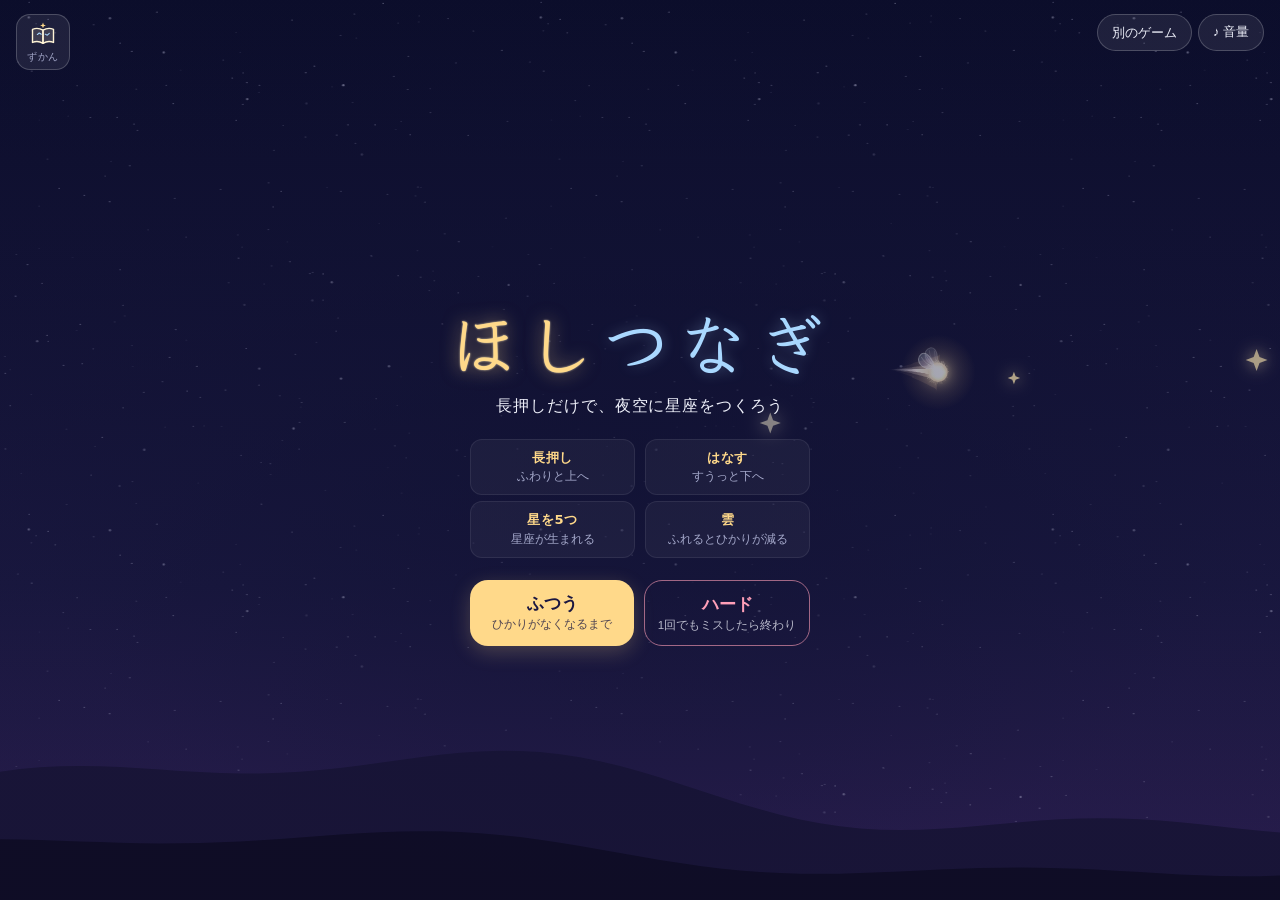
<file: hoshitsunagi.html>
<!doctype html>
<html lang="ja">
<head>
<meta charset="utf-8">
<script src="count.js" defer></script>
<meta name="viewport" content="width=device-width,initial-scale=1,viewport-fit=cover">
<meta name="theme-color" content="#0b0d2a">
<title>ほしつなぎ</title>
<meta name="description" content="長押しでふわりと上へ、はなすと下へ。夜空の星をつないで星座をつくる、やさしい音楽の横スクロールゲーム。">
<meta property="og:type" content="website">
<meta property="og:title" content="ほしつなぎ">
<meta property="og:description" content="長押しだけで、夜空に星座をつくろう。">
<meta property="og:url" content="https://picoruno.com/">
<meta name="twitter:card" content="summary_large_image">
<meta property="og:image" content="https://picoruno.com/og-image.png">
<meta property="og:image:width" content="1200">
<meta property="og:image:height" content="630">
<meta name="twitter:image" content="https://picoruno.com/og-image.png">
<link rel="icon" href="data:image/svg+xml,%3Csvg xmlns='http://www.w3.org/2000/svg' viewBox='0 0 32 32'%3E%3Crect width='32' height='32' rx='8' fill='%230f1131'/%3E%3Cpath d='M16 5l2.2 6.8L25 14l-6.8 2.2L16 23l-2.2-6.8L7 14l6.8-2.2z' fill='%23ffd98a'/%3E%3C/svg%3E">
<link rel="preconnect" href="https://fonts.googleapis.com">
<link rel="stylesheet" href="https://fonts.googleapis.com/css2?family=Klee+One:wght@400;600&family=Quicksand:wght@500;600;700&family=Zen+Maru+Gothic:wght@500;700&display=swap">
<style>
/* Layout: one full-screen canvas (a quiet night sky over low hills) with a small HTML layer for score, light, sound settings and overlays. Single deliberate night look. */
:root{
  --sky:#0f1131;
  --sky-low:#261c4a;
  --star:#fff4d6;
  --line:#a9d8ff;
  --gold:#ffd98a;
  --ink:#eef0fa;
  --muted:#a3a7c9;
  --panel:rgba(22,22,56,.92);
  --display:"Klee One","Zen Maru Gothic","Hiragino Maru Gothic ProN",serif;
  /* numbers: soft rounded figures that sit with the hand-lettered kana; kana in the same line falls back to Klee One */
  --num:"Quicksand","Klee One","Zen Maru Gothic",sans-serif;
  --body:"Zen Maru Gothic","Hiragino Maru Gothic ProN","Hiragino Sans",sans-serif;
  color-scheme:dark;
}
html,body{height:100%;margin:0}
[hidden]{display:none!important}
body{background:var(--sky);color:var(--ink);font-family:var(--body);overflow:hidden;
  -webkit-user-select:none;user-select:none;-webkit-touch-callout:none;-webkit-tap-highlight-color:transparent}
#stage{position:relative;width:100%;height:100%;overflow:hidden}
canvas,.hud{touch-action:none}
.overlay{touch-action:pan-y;-webkit-overflow-scrolling:touch;overscroll-behavior:contain}
canvas{display:block;width:100%;height:100%}
/* no selection loupe, callout or tap highlight while holding on the play area */
#stage,#stage *{-webkit-user-select:none;user-select:none;-webkit-touch-callout:none;-webkit-tap-highlight-color:transparent}
#stage figure img{-webkit-touch-callout:default}

.hud{position:absolute;top:0;left:0;right:0;display:flex;justify-content:space-between;align-items:flex-start;gap:12px;
  padding:14px 16px;pointer-events:none;z-index:3}
.score{font-family:var(--num);font-weight:600;line-height:1;color:var(--star);text-shadow:0 0 16px rgba(255,230,170,.35)}
.score .n{font-size:2.4rem;font-weight:700;letter-spacing:.01em;font-variant-numeric:tabular-nums;display:inline-block;transform-origin:left bottom}
.score .n.pop{animation:pop .45s ease-out}
.score .unit{font-size:1rem;margin-left:4px;color:var(--muted)}
@keyframes pop{0%{transform:scale(1)}30%{transform:scale(1.22)}100%{transform:scale(1)}}
.sub{margin-top:8px;font-size:.74rem;font-weight:500;color:var(--muted);letter-spacing:.06em;display:flex;flex-direction:column;gap:6px}
.light{display:flex;align-items:center;gap:8px;white-space:nowrap}
.bar{width:110px;height:5px;border-radius:5px;background:rgba(255,255,255,.12);overflow:hidden}
.bar i{display:block;height:100%;width:100%;background:linear-gradient(90deg,#ffd98a,#fff4d6);border-radius:5px;transition:width .2s}
.bar.hit{animation:barhit .6s ease-out}
@keyframes barhit{0%,30%{background:rgba(255,159,184,.55);transform:scaleY(1.8)}100%{background:rgba(255,255,255,.12);transform:none}}
.bar.low i{background:#ff9f9f}

.right{position:relative;flex:none;display:flex;flex-direction:column;align-items:flex-end;gap:8px;pointer-events:auto}
.rrow{display:flex;gap:6px}
a.iconbtn{text-decoration:none}
.score{flex:1 1 auto;min-width:0}
.iconbtn{white-space:nowrap;font-family:var(--body);font-size:.8rem;color:var(--ink);background:rgba(255,255,255,.08);
  border:1px solid rgba(255,255,255,.2);border-radius:999px;padding:8px 14px;cursor:pointer}
/* the panel floats below the button so opening it never pushes the score aside or off screen */
.panel{position:absolute;top:calc(100% + 8px);right:0;z-index:4;background:#17173b;border:1px solid rgba(255,255,255,.14);border-radius:14px;padding:14px 16px;
  width:min(270px,calc(100vw - 32px));box-sizing:border-box;display:flex;flex-direction:column;gap:12px;box-shadow:0 12px 30px rgba(0,0,0,.4)}
.panel h2{margin:0;font-size:.8rem;font-weight:700;color:var(--muted);letter-spacing:.1em}
.row{display:grid;grid-template-columns:3.2em 1fr 2.4em;align-items:center;gap:10px;font-size:.85rem}
.row.tim{grid-template-columns:3.2em 1fr}
.seg{display:grid;grid-template-columns:1fr 1fr;gap:4px;min-width:0}
.seg button{flex:1;font-family:var(--body);font-size:.72rem;color:var(--ink);background:rgba(255,255,255,.06);border:1px solid rgba(255,255,255,.16);border-radius:8px;padding:6px 4px;cursor:pointer;white-space:nowrap}
.seg button.on{background:var(--gold);color:#1a1640;border-color:var(--gold);font-weight:700}
.seg button:focus-visible{outline:2px solid var(--gold);outline-offset:2px}
.row output{text-align:right;font-variant-numeric:tabular-nums;color:var(--muted);font-size:.78rem}
input[type=range]{width:100%;accent-color:var(--gold);min-width:0}
.iconbtn:focus-visible,.btn:focus-visible,input:focus-visible{outline:2px solid var(--gold);outline-offset:3px}

.overlay{position:absolute;inset:0;display:flex;flex-direction:column;align-items:center;justify-content:flex-start;gap:14px;
  padding:72px 16px 24px;overflow-y:auto;text-align:center;z-index:2;
  background:radial-gradient(ellipse at center,rgba(15,17,49,.6),rgba(15,17,49,.15) 70%)}
.overlay>:first-child{margin-top:auto}
.overlay>:last-child{margin-bottom:auto}
.overlay h1{font-family:var(--display);font-weight:600;font-size:clamp(2.8rem,12vw,4.4rem);line-height:1.1;margin:0 0 -2px;letter-spacing:.1em;text-wrap:balance}
/* title: ほし glows like a star, つなぎ is the pale blue of the lines that join them */
.overlay h1 .hs{color:var(--gold);text-shadow:0 0 18px rgba(255,217,138,.55),0 0 2px rgba(255,236,190,.9)}
.overlay h1 .tn{color:var(--line);text-shadow:0 0 14px rgba(169,216,255,.3)}
.overlay p{margin:0;color:var(--muted);font-size:.95rem;line-height:1.8;max-width:32ch}
.overlay .big{font-family:var(--num);font-weight:700;letter-spacing:.01em;font-variant-numeric:tabular-nums;font-size:3.4rem;color:var(--star);line-height:1}
.stats{display:grid;grid-template-columns:repeat(2,minmax(0,1fr));gap:8px;margin:2px 0 0;width:min(360px,100%)}
@media (min-width:560px){.stats{grid-template-columns:repeat(4,minmax(0,1fr));width:min(520px,100%)}}
#stage.ended .score,#stage.intro .score{visibility:hidden}
.stats div{min-width:0;padding:8px 12px;border:1px solid rgba(255,255,255,.14);border-radius:10px;background:rgba(255,255,255,.04)}
.stats dt{font-size:.68rem;color:var(--muted);letter-spacing:.08em}
.stats dd{margin:2px 0 0;font-family:var(--num);font-weight:700;font-size:1.3rem;color:var(--star);font-variant-numeric:tabular-nums}
.combo{font-family:var(--num);font-weight:700;font-size:.95rem;color:var(--gold);min-height:1.1em;display:inline-block;transform-origin:left center}
.sub #cons.flash{animation:flash .9s ease-out}
@keyframes flash{0%,40%{color:#ff9fb8}100%{color:var(--muted)}}
.combo.pop{animation:pop .4s ease-out}
.btn.small{font-size:.85rem;padding:9px 20px}
.subacts{display:flex;gap:22px;justify-content:center;align-items:center}
.textlink{font-family:var(--body);font-size:.85rem;color:var(--muted);background:none;border:0;padding:6px 2px;cursor:pointer;text-decoration:none;border-bottom:1px solid rgba(163,167,201,.35)}
.textlink:hover{color:var(--ink)}
.textlink:focus-visible{outline:2px solid var(--gold);outline-offset:3px}
.overlay.pauseov{z-index:2;background:rgba(11,13,42,.72)}
.pauseov .ptitle{font-family:var(--display);font-size:1.8rem;color:var(--ink);letter-spacing:.14em}
.overlay.zukan{z-index:4;background:#0d0f2e;gap:12px}
#stage.zk-open .overlay:not(.zukan),#stage.zk-open .hud .score{visibility:hidden}
.zukan h2{margin:0;font-family:var(--display);font-weight:600;font-size:1.6rem;letter-spacing:.12em;color:var(--ink)}
.zk-count{margin:0;color:var(--muted);font-size:.85rem}
.zk-count b{font-family:var(--num);color:var(--gold);font-size:1.05rem}
.zk-grid{display:grid;grid-template-columns:repeat(auto-fill,minmax(92px,1fr));gap:6px;width:min(560px,100%)}
.zk-card{position:relative;min-width:0;border:1px solid rgba(255,255,255,.12);border-radius:10px;background:rgba(255,255,255,.035);padding:5px 5px 7px;display:flex;flex-direction:column;align-items:center;gap:2px}
.zk-card canvas{width:100%;height:auto;aspect-ratio:3/2;display:block}
.zk-card .nm{font-family:var(--display);font-size:.66rem;line-height:1.3}
.zk-card .meta{font-size:.56rem;color:var(--muted);font-family:var(--num)}
.zk-card .new{position:absolute;top:4px;left:5px;font-size:.5rem;font-weight:700;letter-spacing:.08em;color:#1a1640;background:var(--gold);border-radius:999px;padding:1px 7px}
.sharenote{margin:0;max-width:30ch;font-size:.78rem;line-height:1.6;color:var(--gold)}
.zk-empty{margin:0;color:var(--muted);font-size:.9rem}
.names{font-family:var(--display);color:var(--line);font-size:1rem;line-height:1.7}
.actions{display:flex;flex-wrap:wrap;gap:12px;justify-content:center;margin-top:4px}
.btn{font-family:var(--body);font-weight:700;font-size:1rem;color:#1a1640;background:var(--gold);text-decoration:none;
  border:0;border-radius:999px;padding:12px 28px;cursor:pointer;display:inline-flex;align-items:center;box-shadow:0 6px 20px rgba(255,217,138,.22)}
.overlay p.lead{color:var(--ink);font-size:1rem;letter-spacing:.06em;max-width:none;word-break:keep-all;overflow-wrap:anywhere}
.howto{list-style:none;margin:4px 0 2px;padding:0;display:grid;grid-template-columns:repeat(2,minmax(0,1fr));gap:6px 10px;width:min(340px,100%)}
.howto li{display:flex;flex-direction:column;align-items:center;gap:1px;padding:8px 6px;border-radius:12px;background:rgba(255,255,255,.045);border:1px solid rgba(255,255,255,.08);min-width:0}
.howto b{font-size:.82rem;color:var(--gold);font-weight:700;letter-spacing:.06em}
.howto span{font-size:.74rem;color:var(--muted)}
.zkicon{position:absolute;top:14px;left:16px;z-index:5;display:none;flex-direction:column;align-items:center;gap:1px;
  width:54px;padding:6px 0 5px;border-radius:14px;border:1px solid rgba(255,255,255,.2);background:rgba(255,255,255,.08);color:var(--star);cursor:pointer;font-family:var(--body)}
.zkicon svg{width:28px;height:28px}
.zkicon span{font-size:.62rem;color:var(--muted);letter-spacing:.08em}
.zkicon i{position:absolute;top:4px;right:6px;width:8px;height:8px;border-radius:50%;background:#ff9fb8;box-shadow:0 0 6px #ff9fb8}
.zkicon:focus-visible{outline:2px solid var(--gold);outline-offset:3px}
#stage.intro .zkicon,#stage.ended .zkicon{display:flex}
#stage.zk-open .zkicon{display:none}
.modes{display:flex;gap:10px;justify-content:center;margin-top:6px;width:min(340px,100%)}
.mode{display:flex;flex-direction:column;align-items:center;gap:2px;flex:1 1 0;min-width:0;padding:12px 8px;border-radius:18px;cursor:pointer;
  font-family:var(--body);border:0;background:var(--gold);color:#1a1640;box-shadow:0 6px 20px rgba(255,217,138,.22)}
.mode b{font-size:1.05rem;font-weight:700}
.mode small{font-size:.72rem;opacity:.75}
.mode.hard{background:transparent;color:var(--ink);border:1px solid rgba(255,159,184,.6);box-shadow:none}
.mode.hard b{color:#ff9fb8}
.mode:focus-visible{outline:2px solid var(--gold);outline-offset:3px}
#stage.hard .light,#stage.hard .combo{display:none}
#over.hard .normalOnly{display:none}
#over.hard .stats{grid-template-columns:repeat(2,minmax(0,1fr));width:min(260px,100%)}
.btn.ghost{background:transparent;color:var(--ink);border:1px solid rgba(255,255,255,.35);box-shadow:none}
figure{margin:4px 0 0;max-width:min(360px,100%);display:flex;flex-direction:column;gap:6px}
figure img{width:100%;border-radius:8px;box-shadow:0 8px 24px rgba(0,0,0,.45);-webkit-touch-callout:default;user-select:auto}
figcaption{font-size:.72rem;color:var(--muted)}
.hint{position:absolute;bottom:18px;left:0;right:0;text-align:center;color:var(--muted);font-size:.8rem;pointer-events:none;transition:opacity .8s;z-index:1}
.banner{position:absolute;left:0;right:0;top:24%;display:flex;flex-direction:column;align-items:center;gap:4px;pointer-events:none;z-index:1;
  padding:0 16px;text-align:center;--hue:#a9d8ff}
.banner small{font-size:.72rem;letter-spacing:.2em;color:var(--muted)}
.banner b{font-family:var(--display);font-weight:600;font-size:clamp(1.5rem,6vw,2.2rem);color:var(--hue);text-shadow:0 0 18px var(--hue)}
.banner span{font-size:.75rem;color:var(--ink);opacity:.8}
.banner.show{animation:bannerIn 2.9s ease forwards}
@keyframes bannerIn{0%{opacity:0;transform:translateY(8px)}15%{opacity:1;transform:none}75%{opacity:1}100%{opacity:0;transform:translateY(-6px)}}
@media (prefers-reduced-motion:reduce){.banner.show{animation:none}.score .n.pop{animation:none}}
/* ---- landscape phones: short and wide, so screens split into two columns ---- */
@media (orientation:landscape) and (max-height:540px){
  .score .n{font-size:1.7rem}
  .sub{margin-top:4px;gap:3px;font-size:.68rem}
  .combo{font-size:.8rem}
  .zkicon{width:46px;padding:4px 0 3px}.zkicon svg{width:22px;height:22px}
  .overlay{padding:14px max(24px,env(safe-area-inset-right)) 14px max(24px,env(safe-area-inset-left))}
  .overlay>:first-child,.overlay>:last-child{margin:0}
  /* title: name on the left, how to play and the two modes on the right */
  #title{display:grid;grid-template-columns:minmax(0,1fr) minmax(0,1fr);grid-template-rows:auto auto;align-content:center;align-items:center;column-gap:clamp(20px,5vw,56px);row-gap:12px}
  #title h1{grid-column:1;grid-row:1;align-self:end;font-size:clamp(2.4rem,17vh,4rem)}
  #title .lead{grid-column:1;grid-row:2;align-self:start}
  #title .howto{grid-column:2;grid-row:1;align-self:end;width:100%;max-width:340px;justify-self:center;margin:0}
  #title .modes{grid-column:2;grid-row:2;align-self:start;width:100%;max-width:340px;justify-self:center;margin:0}
  .howto li{padding:6px 4px}
  .mode{padding:9px 6px}
  /* result: the score on the left, the picture and buttons on the right */
  #over{display:grid;grid-template-columns:minmax(0,1fr) minmax(0,1fr);align-content:center;align-items:center;column-gap:clamp(18px,4vw,48px);row-gap:6px;padding-top:56px}
  #over>#overHead,#over>#finalNote,#over>.big,#over>.stats{grid-column:1}
  #over>#overHead{grid-row:1}#over>#finalNote{grid-row:2}#over>.big{grid-row:3}#over>.stats{grid-row:4}
  #over>figure{grid-column:2;grid-row:1/4;align-self:end;justify-self:center;max-width:min(330px,100%)}
  #over>.actions{grid-column:2;grid-row:4}
  #over>.subacts{grid-column:2;grid-row:5}
  #over>.sharenote{grid-column:1/3;grid-row:6;justify-self:center}
  #over .big{font-size:2.6rem}
  #over .stats{grid-template-columns:repeat(2,minmax(0,1fr));width:min(300px,100%);justify-self:center}
  #over.hard .stats{grid-template-columns:repeat(2,minmax(0,1fr))}
  .stats div{padding:5px 8px}.stats dd{font-size:1.05rem}
  figcaption{display:none}
  .pauseov .ptitle{font-size:1.4rem}
}
</style>
<style>
html{-webkit-text-size-adjust:100%;text-size-adjust:100%}
body{margin:0;font:14px/1.5 system-ui,-apple-system,"Hiragino Sans",sans-serif}
</style>
</head>
<body>
<div id="stage" class="intro">
  <canvas id="c"></canvas>
  <button class="zkicon" id="zkIcon" type="button" aria-label="星座ずかん">
    <svg viewBox="0 0 32 32" aria-hidden="true">
      <path d="M4 9.5c4-1.6 8-1.4 12 1v15c-4-2.4-8-2.6-12-1z" fill="rgba(255,244,214,.14)" stroke="currentColor" stroke-width="1.6" stroke-linejoin="round"/>
      <path d="M28 9.5c-4-1.6-8-1.4-12 1v15c4-2.4 8-2.6 12-1z" fill="rgba(255,244,214,.14)" stroke="currentColor" stroke-width="1.6" stroke-linejoin="round"/>
      <path d="M9.5 15.5l2.2-1.8 2.3 1.4M18.5 15l2.4 1.2 2.3-2" fill="none" stroke="#a9d8ff" stroke-width="1.2" stroke-linecap="round" stroke-linejoin="round"/>
      <path d="M16 1.8l.9 2.4 2.4.9-2.4.9-.9 2.4-.9-2.4-2.4-.9 2.4-.9z" fill="#ffd98a"/>
    </svg>
    <span>ずかん</span><i id="zkDot" hidden></i>
  </button>
  <div class="hud">
    <div class="score">
      <span class="n" id="score">0</span><span class="unit" id="unit">点</span>
      <div class="sub">
        <span class="combo" id="combo"></span>
        <span id="cons">星座まで あと 5 こ ・ 最高 0 点</span>
        <span class="light">ひかり <span class="bar" id="bar"><i id="barFill"></i></span></span>
      </div>
    </div>
    <div class="right">
      <div class="rrow"><a class="iconbtn" href="https://picoruno.com/">別のゲーム</a><button class="iconbtn" id="gear" type="button" aria-expanded="false" aria-controls="panel">♪ 音量</button></div>
      <div class="panel" id="panel" hidden>
        <h2>音量バランス</h2>
        <label class="row" for="vBgm"><span>メイン</span><input type="range" id="vBgm" min="0" max="100" step="1"><output id="oBgm">70</output></label>
        <div class="row tim"><span>音色</span><div class="seg" id="seg" role="radiogroup" aria-label="音色">
          <button type="button" data-t="celesta" role="radio">チェレスタ</button><button type="button" data-t="harp" role="radio">ハープ</button><button type="button" data-t="box" role="radio">オルゴール</button><button type="button" data-t="piano" role="radio">ピアノ</button></div></div>
        <label class="row" for="vSe"><span>SE</span><input type="range" id="vSe" min="0" max="100" step="1"><output id="oSe">60</output></label>
      </div>
    </div>
  </div>

  <div class="overlay" id="title">
    <h1><span class="hs">ほし</span><span class="tn">つなぎ</span></h1>
    <p class="lead">長押しだけで、<wbr>夜空に星座をつくろう</p>
    <ul class="howto">
      <li><b>長押し</b><span>ふわりと上へ</span></li>
      <li><b>はなす</b><span>すうっと下へ</span></li>
      <li><b>星を5つ</b><span>星座が生まれる</span></li>
      <li><b>雲</b><span>ふれるとひかりが減る</span></li>
    </ul>
    <div class="modes">
      <button class="mode" id="start" type="button"><b>ふつう</b><small>ひかりがなくなるまで</small></button>
      <button class="mode hard" id="startHard" type="button"><b>ハード</b><small>1回でもミスしたら終わり</small></button>
    </div>
  </div>

  <div class="overlay" id="over" hidden>
    <p id="overHead">夜が明けました</p>
    <p id="finalNote">今夜のスコア</p>
    <div class="big"><span id="final">0</span><span style="font-size:1.4rem" id="finalUnit"> 点</span></div>
    <dl class="stats">
      <div class="normalOnly"><dt>つないだ星</dt><dd id="stStars">0</dd></div>
      <div class="normalOnly"><dt>最大コンボ</dt><dd id="stCombo">0</dd></div>
      <div><dt>星座</dt><dd id="stCons">0</dd></div>
      <div><dt>時間</dt><dd id="stTime">0:00</dd></div>
    </dl>
    <figure id="cardWrap" hidden><img id="card" alt="今夜つないだ星座の画像"><figcaption>画像を長押しで保存して、投稿に添付できます</figcaption></figure>
    <div class="actions">
      <button class="btn ghost" id="toTitle" type="button">タイトルへ</button>
      <button class="btn" id="retry" type="button">もういちど</button>
    </div>
    <div class="subacts">
      <button class="textlink" id="shareImg" type="button">画像つきでシェア</button>
      <a class="textlink" id="share" href="https://twitter.com/intent/tweet" target="_blank" rel="noopener">𝕏 に投稿</a>
    </div>
    <p class="sharenote" id="shareNote" hidden>この画面では画像を直接わたせません。上の画像を長押しで保存してから、投稿に添付してください。</p>
  </div>

  <div class="overlay pauseov" id="pause" hidden>
    <p class="ptitle">ひとやすみ</p>
    <p>つづきは、準備ができたらどうぞ</p>
    <div class="actions">
      <button class="btn ghost" id="pauseTitle" type="button">タイトルへ</button>
      <button class="btn" id="resumeBtn" type="button">つづける</button>
    </div>
  </div>

  <div class="overlay zukan" id="zukan" hidden>
    <h2>星座ずかん</h2>
    <p class="zk-count" id="zkCount"></p>
    <div class="zk-grid" id="zkGrid"></div>
    <p class="zk-empty" id="zkEmpty" hidden>星を5つつなぐと、ここに星座が記録されます。</p>
    <button class="btn" id="zkClose" type="button">とじる</button>
  </div>
  <div class="banner" id="banner" hidden><small>あたらしい星座</small><b id="bName"></b><span>が生まれました</span></div>
  <div class="hint" id="hint" style="opacity:0">長押しで上へ ・ はなすと下へ</div>
</div>

<script>
(()=>{
const $=id=>document.getElementById(id);
const cv=$('c'), g=cv.getContext('2d'), stage=$('stage');
const GAME_URL='https://picoruno.com/';
const clamp=(v,a,b)=>Math.max(a,Math.min(b,v));
let W=0,H=0,DPR=1,u=1, starfield=null;

function resize(){
  const oldH=H;
  DPR=Math.min(window.devicePixelRatio||1,2);
  W=stage.clientWidth; H=stage.clientHeight;
  if(oldH>0&&H>0&&Math.abs(H-oldH)>.5&&typeof rescaleWorld==='function'&&(state==='play'||state==='dead')) rescaleWorld(H/oldH);
  cv.width=W*DPR; cv.height=H*DPR; g.setTransform(DPR,0,0,DPR,0,0);
  u=H/600; makeStarfield();
}
function makeStarfield(){
  const s=512; starfield=document.createElement('canvas'); starfield.width=s; starfield.height=s;
  const x=starfield.getContext('2d');
  for(let i=0;i<220;i++){x.fillStyle=`rgba(230,230,255,${.15+Math.random()*.45})`;const r=Math.random()<.9?.6:1.2;x.beginPath();x.arc(Math.random()*s,Math.random()*s,r,0,7);x.fill()}
}

/* ---------------- sound ---------------- */
let ac=null, bgmBus=null, seBus=null, verb=null, nextBeat=0, beatIdx=0;
let vol={bgm:70,se:60,timbre:'celesta',v:2};
try{const v=JSON.parse(localStorage.getItem('hoshi-vol')||'null'); if(v&&typeof v.bgm==='number'){ vol.bgm=v.bgm; vol.se=v.se; if(v.v===2&&v.timbre) vol.timbre=v.timbre; }}catch(e){}
const mtof=m=>440*Math.pow(2,(m-69)/12);
// an original lullaby in F major, 3/4 time — music box melody over a soft waltz
const CH={
  F:{bass:41,acc:[57,60,65],arp:[65,69,72,77]},
  Dm:{bass:38,acc:[57,62,65],arp:[62,65,69,74]},
  Bb:{bass:46,acc:[58,62,65],arp:[62,65,70,74]},
  C:{bass:48,acc:[55,60,64],arp:[60,64,67,72]},
  Am:{bass:45,acc:[57,60,64],arp:[60,64,69,72]},
  Gm:{bass:43,acc:[55,58,62],arp:[62,67,70,74]},
};
const SONG=[ // [chord, melody as [note, beats]...] — 0 is a rest
  ['F', [[72,2],[69,1]]],
  ['Dm',[[74,1.5],[72,.5],[69,1]]],
  ['Bb',[[70,2],[74,1]]],
  ['C', [[72,3]]],
  ['F', [[69,2],[72,1]]],
  ['Am',[[76,1.5],[74,.5],[72,1]]],
  ['Bb',[[74,1],[70,1],[67,1]]],
  ['C', [[72,3]]],
  ['F', [[77,2],[76,1]]],
  ['Bb',[[74,2],[70,1]]],
  ['Gm',[[70,1.5],[69,.5],[67,1]]],
  ['C', [[72,2],[0,1]]],
  ['Dm',[[74,1],[77,1],[74,1]]],
  ['Bb',[[72,1.5],[70,.5],[67,1]]],
  ['C', [[67,1],[69,1],[70,1]]],
  ['F', [[65,3]]],
];
const SCALE=[65,67,69,72,74,77,79,81,84,86,89]; // F pentatonic, low → high (for star sounds)
const BEAT=60/70; // one quarter note
let barIdx=0;

function gainFor(v,max){return Math.pow(v/100,2)*max}
function applyVolume(){
  if(!ac) return;
  bgmBus.gain.setTargetAtTime(gainFor(vol.bgm,.9),ac.currentTime,.08);
  seBus.gain.setTargetAtTime(gainFor(vol.se,1),ac.currentTime,.05);
}
function initAudio(){
  if(ac){ if(ac.state==='suspended') ac.resume(); return; }
  const AC=window.AudioContext||window.webkitAudioContext; if(!AC) return;
  ac=new AC();
  verb=ac.createConvolver();
  const len=ac.sampleRate*3.6, buf=ac.createBuffer(2,len,ac.sampleRate);
  for(let ch=0;ch<2;ch++){const d=buf.getChannelData(ch);for(let i=0;i<len;i++)d[i]=(Math.random()*2-1)*Math.pow(1-i/len,2.8)}
  verb.buffer=buf; verb.connect(ac.destination);
  const mkBus=wet=>{const b=ac.createGain(); b.connect(ac.destination); const s=ac.createGain(); s.gain.value=wet; b.connect(s); s.connect(verb); return b;};
  bgmBus=mkBus(.55); seBus=mkBus(.85);
  bgmBus.gain.value=gainFor(vol.bgm,.9); seBus.gain.value=gainFor(vol.se,1);
  nextBeat=ac.currentTime+.2; barIdx=0; barLog=[];
  setInterval(schedule,90);
}
function voice(bus,freq,t,dur,{type='sine',gain=.1,attack=.01,release=1.2,cut=2400}={}){
  const o=ac.createOscillator(), v=ac.createGain(), f=ac.createBiquadFilter();
  o.type=type; o.frequency.value=freq; f.type='lowpass'; f.frequency.value=cut;
  v.gain.setValueAtTime(0,t); v.gain.linearRampToValueAtTime(gain,t+attack);
  v.gain.setValueAtTime(gain,t+Math.max(attack,dur-release));
  v.gain.exponentialRampToValueAtTime(.0001,t+dur);
  o.connect(f); f.connect(v); v.connect(bus); o.start(t); o.stop(t+dur+.05);
}
// what the music is doing right now: each scheduled bar is logged so sound effects can find the beat and the chord
let barLog=[];
function barAt(time){
  let b=barLog[0];
  for(const x of barLog){ if(x.t<=time) b=x; else break; }
  return b;
}
function curChord(){ const b=ac&&barAt(ac.currentTime); return b?CH[b.chord]:CH.F; }
// the chord that will be sounding at time t (not just now), and when that bar ends;
// a note landing in the last moments of a bar takes the next bar's chord instead
function chordFor(t){
  let b=barAt(t); if(!b) return {ch:CH.F,end:t+3};
  let end=b.t+3*b.beat;
  if(end-t<.28){ const nb=barLog.find(x=>x.t>b.t); if(nb){ b=nb; end=b.t+3*b.beat; } }
  return {ch:CH[b.chord],end};
}

// ---- instruments ----
// music box: a clear bell tone with a faint high shimmer
function musicBox(bus,m,t,vel){
  voice(bus,mtof(m),t,2.6,{gain:vel*.7,attack:.004,release:2.5,cut:3200});
  voice(bus,mtof(m)*2.01,t,1,{gain:vel*.12,attack:.004,release:.95,cut:5000});
}
// harp: a plucked string — bright for an instant, then a long, warm ring
const HP=[1,.5,.26,.14,.07], HSUM=HP.reduce((a,b)=>a+b,0);
function harp(bus,m,t,vel){
  const f=mtof(m), len=clamp(5.2-(m-48)*.055,1.8,5.2);
  const lp=ac.createBiquadFilter(); lp.type='lowpass'; lp.Q.value=.4;
  lp.frequency.setValueAtTime(5200,t); lp.frequency.exponentialRampToValueAtTime(1500,t+.18); lp.frequency.exponentialRampToValueAtTime(800,t+len);
  lp.connect(bus);
  HP.forEach((a,k)=>{
    const n=k+1, fr=f*n; if(fr>9000) return;
    const o=ac.createOscillator(), gn=ac.createGain(), amp=vel*a/HSUM, d=len*(1-k*.16);
    o.type= k===0 ? 'triangle' : 'sine';
    o.frequency.value=fr*(1+(k%2?.0008:0));
    gn.gain.setValueAtTime(0,t); gn.gain.linearRampToValueAtTime(amp,t+.003);
    gn.gain.exponentialRampToValueAtTime(amp*.55,t+.12);
    gn.gain.exponentialRampToValueAtTime(.0001,t+d);
    o.connect(gn); gn.connect(lp); o.start(t); o.stop(t+d+.05);
  });
}
// piano: stretched partials, two strings a hair apart, tone darkening as it rings
const PARTIALS=[1,.42,.22,.13,.07,.04], PSUM=PARTIALS.reduce((a,b)=>a+b,0);
function piano(bus,m,t,vel){
  const f=mtof(m), len=clamp(4.2-(m-48)*.06,1.4,5.5);
  const lp=ac.createBiquadFilter(); lp.type='lowpass';
  lp.frequency.setValueAtTime(clamp(900+vel*28000,900,5200),t);
  lp.frequency.exponentialRampToValueAtTime(600,t+len*.8);
  lp.connect(bus);
  PARTIALS.forEach((a,k)=>{
    const n=k+1, fr=f*n*Math.sqrt(1+.00035*n*n); if(fr>9000) return;
    const d=len*(1-k*.13), amp=vel*a/PSUM;
    [1,1.0012].forEach((det,s)=>{
      const o=ac.createOscillator(), gn=ac.createGain();
      o.frequency.value=fr*det;
      gn.gain.setValueAtTime(0,t); gn.gain.linearRampToValueAtTime(amp*(s?.45:1),t+.006);
      gn.gain.exponentialRampToValueAtTime(amp*.35*(s?.45:1),t+.25);
      gn.gain.exponentialRampToValueAtTime(.0001,t+d);
      o.connect(gn); gn.connect(lp); o.start(t); o.stop(t+d+.05);
    });
  });
}
// celesta: little hammers on tuned steel bars — a round, starry tone with a brief metallic glint
function celesta(bus,m,t,vel){
  const f=mtof(m), len=clamp(3.4-(m-60)*.04,1.6,3.6);
  const parts=[[1,1,len],[2,.22,len*.6],[3.98,.16,.28],[8.1,.06,.12]];
  parts.forEach(([n,a,d],k)=>{
    const fr=f*n; if(fr>11000) return;
    [1,1.0018].forEach((det,s)=>{
      const o=ac.createOscillator(), gn=ac.createGain(), amp=vel*a*(s?.35:1)/1.4;
      o.frequency.value=fr*det;
      gn.gain.setValueAtTime(0,t); gn.gain.linearRampToValueAtTime(amp,t+.002);
      gn.gain.exponentialRampToValueAtTime(.0001,t+d);
      o.connect(gn); gn.connect(bus); o.start(t); o.stop(t+d+.05);
    });
  });
}
const INSTR={celesta,box:musicBox,harp,piano};
const LOUD={celesta:.95,box:.72,harp:1.05,piano:1};
function play(bus,m,t,vel){ const k=vol.timbre in INSTR?vol.timbre:'celesta'; INSTR[k](bus,m,t,vel*LOUD[k]); }

function schedule(){
  // nextBeat holds the start time of the next bar
  while(nextBeat<ac.currentTime+.6){
    const i=barIdx%SONG.length, pass=Math.floor(barIdx/SONG.length)%3, [name,mel]=SONG[i], ch=CH[name], t=nextBeat;
    const sway=1+(i%4===3?.07:0); // breathe a little at the end of each phrase
    barLog.push({t,beat:BEAT*sway,chord:name}); if(barLog.length>8) barLog.shift();
    // a faint pad under everything, holding the chord
    const cel=vol.timbre==='celesta';
    if(cel){ // with the celesta, a hushed string section carries the harmony underneath
      ch.acc.forEach((m,k)=>[-.004,.004].forEach(dt=>voice(bgmBus,mtof(m)*(1+dt),t,BEAT*3*sway+1.4,{type:'sawtooth',gain:.0042,attack:1.1,release:1.5,cut:850})));
    } else {
      ch.acc.forEach((m,k)=>voice(bgmBus,mtof(m)*(1+(k%2?.002:-.002)),t,BEAT*3*sway+1.2,{type:'triangle',gain:.011,attack:.9,release:1.4,cut:700}));
    }
    // waltz: low note on 1, a quiet chord on 2 and 3
    if(cel) voice(bgmBus,mtof(ch.bass),t,BEAT*3*sway+.6,{gain:.07,attack:.04,release:1.6,cut:400});
    else play(bgmBus,ch.bass,t,.075);
    [0,1].forEach(k=>play(bgmBus,ch.acc[k],t+BEAT*sway+k*.014,.024));
    [1,2].forEach(k=>play(bgmBus,ch.acc[k],t+BEAT*2*sway+k*.014,.021));
    // melody: as written, then an octave up and quieter, then a slow rolled chord in its place
    let bt=0;
    mel.forEach(([m,b])=>{
      if(m){
        const at=t+bt*BEAT*sway;
        if(pass===0) play(bgmBus,m,at,.07);
        else if(pass===1) play(bgmBus,m+12,at,.045);
      }
      bt+=b;
    });
    if(pass===2){ ch.arp.forEach((m,k)=>play(bgmBus,m+12,t+k*BEAT*.5*sway,.03-k*.003)); }
    nextBeat+=BEAT*3*sway; barIdx++;
  }
}

// ---- sound effects, fitted to the music ----
// timing: a star's note lands on the music's next sixteenth note when one is close; otherwise it plays at once, so it never feels late
function onGrid(now){
  const b=barAt(now); if(!b) return now;
  const step=b.beat/4, k=Math.ceil((now-b.t)/step-1e-6), tq=b.t+k*step;
  return (tq-now<.09) ? tq : now;
}
// pitch: only notes of the chord that is sounding, so every star harmonises; higher stars ring higher
function chordTones(ch,lo,hi){
  const pcs=new Set([ch.bass,...ch.acc,...ch.arp].map(m=>m%12)), out=[];
  for(let m=lo;m<=hi;m++) if(pcs.has(m%12)) out.push(m);
  return out;
}
function seStar(y){
  if(!ac) return;
  const now=ac.currentTime+.005, t=onGrid(now), {ch,end}=chordFor(t), tones=chordTones(ch,72,93);
  const m=tones[clamp(Math.round((1-y/H)*(tones.length-1)),0,tones.length-1)];
  // let the note ring only until the chord changes, so it never hangs over a chord it doesn't belong to
  const dur=clamp(end-t+.2,.45,2.2);
  voice(seBus,mtof(m),t,dur,{gain:.04,attack:.012,release:dur-.02,cut:2600});
  voice(seBus,mtof(m)*2,t+.02,Math.min(1.1,dur),{gain:.009,attack:.012,release:Math.min(1,dur-.05),cut:4000});
}
function seConstellation(){
  if(!ac) return;
  // a rolled chord that starts on the music's next beat
  const now=ac.currentTime, b=barAt(now); let t=now+.05;
  if(b){ const k=Math.ceil((now-b.t)/b.beat); t=Math.max(now+.03,b.t+k*b.beat); if(t-now>.5) t=now+.05; }
  const {ch}=chordFor(t);
  [...ch.arp,ch.arp[0]+12].forEach((m,i)=>play(seBus,m+12,t+i*.1,.05));
}
function seCloud(){
  if(!ac) return;
  const t=ac.currentTime+.01, len=ac.sampleRate*.7, b=ac.createBuffer(1,len,ac.sampleRate), d=b.getChannelData(0);
  for(let i=0;i<len;i++) d[i]=Math.random()*2-1;
  const s=ac.createBufferSource(), f=ac.createBiquadFilter(), v=ac.createGain();
  s.buffer=b; f.type='lowpass'; f.frequency.setValueAtTime(700,t); f.frequency.exponentialRampToValueAtTime(160,t+.6);
  v.gain.setValueAtTime(0,t); v.gain.linearRampToValueAtTime(.16,t+.08); v.gain.exponentialRampToValueAtTime(.0001,t+.7);
  s.connect(f); f.connect(v); v.connect(seBus); s.start(t);
}
function seDawn(){
  if(!ac) return;
  // the closing chord follows whatever chord the music is on
  const t=ac.currentTime+.05, {ch}=chordFor(t);
  [ch.bass+24,...ch.acc.map(m=>m+12)].sort((a,b)=>a-b).forEach((m,i)=>voice(seBus,mtof(m),t+i*.25,3.2,{type:'triangle',gain:.022,attack:.3,release:2.6,cut:1600}));
}

/* settings panel */
const gear=$('gear'), panel=$('panel');
function syncSeg(){ document.querySelectorAll('#seg button').forEach(b=>{const on=b.dataset.t===vol.timbre;b.classList.toggle('on',on);b.setAttribute('aria-checked',String(on))}); }
document.querySelectorAll('#seg button').forEach(b=>b.addEventListener('click',()=>{
  initAudio(); vol.timbre=b.dataset.t; syncSeg();
  try{localStorage.setItem('hoshi-vol',JSON.stringify(vol))}catch(e){}
  if(ac){const t=ac.currentTime+.05; [65,69,72,77].forEach((m,i)=>play(bgmBus,m,t+i*.12,.06));}
}));
syncSeg();
function syncSliders(){ $('vBgm').value=vol.bgm; $('vSe').value=vol.se; $('oBgm').textContent=vol.bgm; $('oSe').textContent=vol.se; }
syncSliders();
gear.addEventListener('click',()=>{ panel.hidden=!panel.hidden; gear.setAttribute('aria-expanded',String(!panel.hidden)); if(!panel.hidden) pauseGame(); });
let seTestT=0;
['vBgm','vSe'].forEach(id=>$(id).addEventListener('input',e=>{
  initAudio();
  if(id==='vBgm') vol.bgm=+e.target.value; else vol.se=+e.target.value;
  syncSliders(); applyVolume();
  try{localStorage.setItem('hoshi-vol',JSON.stringify(vol))}catch(err){}
  if(id==='vSe' && performance.now()-seTestT>350){ seTestT=performance.now(); setTimeout(()=>seStar(H*.35),60); }
}));
document.querySelector('.right').addEventListener('pointerdown',e=>e.stopPropagation());

/* ---------------- game ---------------- */
const PRE=['ねむる','ちいさな','まいごの','あくびする','ひだまりの','しずかな','ゆらめく','とおくの','やさしい','ないしょの','はじめての','うたう'];
const NOUN=['くじら','ねこ','ひつじ','てがみ','コップ','ふね','うさぎ','かさ','ほうき','さかな','まど','きつね','ランプ','いす','ふうせん','かぎ'];
const GROUP=5;
let mode='normal', bestHard=0, paused=false;
try{bestHard=+localStorage.getItem('hoshi-best-hard')||0}catch(e){}
let state='title', holding=false, score=0, points=0, best=0, light=100, inv=0, simT=0, deadT=0;
try{best=+localStorage.getItem('hoshi-best-pts')||0}catch(e){}
let pressT=-9, wasHolding=false, camX=0, me={x:0,y:0,vy:0}, tail=[], stars=[], clouds=[], chain=[], groups=[], sparks=[], fading=[], shield=0, combo=0, maxCombo=0, playTime=0, nextX=0, lastY=.5, lastGap=0, spawnN=0, waiting=true, usedNames=new Set();
// every screen shows the same distance ahead of the fairy (in game units), so no device sees further than another:
// the fairy is placed so that this distance reaches the right edge, and on wide screens anything beyond it fades into night mist
const AHEAD=()=>.38*H;
const PX=()=>clamp(W-AHEAD(),W*.18,W*.75);
function fogA(sx){ const f0=PX()+AHEAD()-.05*H, f1=PX()+AHEAD()+.03*H; return clamp((f1-sx)/(f1-f0),0,1); }

function updateHud(){
  const left=GROUP-chain.length%GROUP;
  if(mode==='hard'){
    // hard mode counts stars in a row; one miss ends the night
    $('score').textContent=score; $('unit').textContent='こ';
    $('cons').textContent=`ハード ・ 星座まで あと ${left} こ ・ 最高 ${bestHard} こ`;
  } else {
    $('score').textContent=points.toLocaleString('ja-JP'); $('unit').textContent='点';
    $('cons').textContent=`星座まで あと ${left} こ ・ 最高 ${best.toLocaleString('ja-JP')} 点`;
  }
  const cb=$('combo'); cb.textContent=combo>=2?`${combo} コンボ`:''; 
  $('barFill').style.width=clamp(light,0,100)+'%';
  $('bar').classList.toggle('low',light<25);
}
function reset(){
  camX=0; score=0; points=0; light=100; inv=0; simT=0;
  me={x:PX(),y:H*.5,vy:0}; tail=[]; stars=[]; clouds=[]; chain=[]; groups=[]; sparks=[]; fading=[]; popTexts=[]; shield=0; combo=0; maxCombo=0; playTime=0; usedNames=new Set();
  nextX=PX()+.18*H; lastY=.45; lastGap=0; spawnN=0; waiting=true; reach={x:PX(),states:[{y:H*.5,vy:0}]};
  genIt=null;
  while(nextX<W*1.6){ const it=spawnStep(); while(!it.next().done); }
  updateHud();
}
/* ---- level generation that is checked against the real movement ----
   Before a star (and any cloud in front of it) is placed, the game flies the gap itself:
   from every way you could have reached the previous star, it tries holding and releasing in 0.1 s steps,
   using exactly the same movement as you. A star is only placed where it can be reached, and a cloud
   is only kept if there is still a way past it that catches the star. The ways that worked carry on to the next gap. */
const SIM_DT=1/60, SIM_STEP=9, REACT_F=0, REACT_CLOUD_F=0;   // (a late-reaction allowance was tried and made things worse; layouts are instead checked with 0.15 s control steps)   // layouts must be passable even if you only change what you do every 0.15 s
const speedFor=sc=>Math.min(225,115+sc*2.4)*u;
let reach={x:0,states:[{y:300,vy:0}]};
function simStep(s,hold){
  const target=hold?-250*u:250*u, r=7*u;
  s.vy+=(target-s.vy)*Math.min(1,SIM_DT*3.2);
  s.y+=s.vy*SIM_DT;
  if(s.y<r+8*u){s.y=r+8*u;s.vy=Math.max(0,s.vy)}
  if(s.y>H-r-26*u){s.y=H-r-26*u;s.vy=Math.min(0,s.vy)}
}
function cloudHits(c,x,y){
  // worst case over the cloud's whole bob, with a little extra room
  const r=7*u;
  return c.blobs.some(b=>{
    const bx=c.x+b.dx, by=c.y+b.dy, dy=Math.max(0,Math.abs(y-by)-c.amp);
    return Math.hypot(bx-x,dy) < b.r*.6+r+7*u;   // planning keeps well clear of clouds
  });
}
// fly from x0 to x1; returns every state at the moment it crosses x1
function* flyGap(starts,x0,x1,speed,cloud){
  const key=s=>Math.round(s.y/(4*u))+':'+Math.round(s.vy/(20*u));
  const dx=speed*SIM_DT;
  // human reaction: right after a star you keep doing what you were doing for a quarter second
  // before you can change course, so every placement must still work after that delay
  let cur=[], out=[];
  for(const s0 of starts){
    const t={x:x0,y:s0.y,vy:s0.vy}, hold=s0.vy<0; let dead=false;
    for(let f=0;f<(cloud?REACT_CLOUD_F:REACT_F);f++){ simStep(t,hold); t.x+=dx; if(cloud&&cloudHits(cloud,t.x,t.y)){dead=true;break} if(t.x>=x1) break; }
    if(!dead) cur.push(t);
  }
  let guard=0;
  while(cur.length && guard++<200){
    const nxt=new Map();
    for(const s of cur) for(const hold of [true,false]){
      const t={x:s.x,y:s.y,vy:s.vy}; let dead=false, done=false;
      for(let f=0;f<SIM_STEP;f++){
        simStep(t,hold); t.x+=dx;
        if(cloud&&cloudHits(cloud,t.x,t.y)){dead=true;break}
        if(t.x>=x1){done=true;break}
      }
      if(dead) continue;
      if(done){ out.push({y:t.y,vy:t.vy}); continue; }
      const k=key(t); if(!nxt.has(k)) nxt.set(k,t);
    }
    cur=[...nxt.values()];
    if(cur.length>220){ cur.sort(()=>Math.random()-.5); cur.length=220; }
    yield;
  }
  return out;
}
function thin(list,n){
  const m=new Map(); for(const s of list){const k=Math.round(s.y/(4*u))+':'+Math.round(s.vy/(25*u)); if(!m.has(k)) m.set(k,s);}
  let a=[...m.values()]; if(a.length>n){a.sort(()=>Math.random()-.5); a.length=n;} return a;
}
const CATCH=9; // the planned line must pass within 9u of the star; the real catch range is 17u, leaving room for human timing
// ---- constellation collection (kept in this browser) ----
const ZK_KEY='hoshi-zukan', ZK_TOTAL=PRE.length*NOUN.length;
let zukan={}, newThisRun=new Set();
try{ zukan=JSON.parse(localStorage.getItem(ZK_KEY)||'{}')||{}; }catch(e){ zukan={}; }
function recordZukan(gr){
  const today=new Date(); const d=`${today.getFullYear()}/${today.getMonth()+1}/${today.getDate()}`;
  const rel=gr.rel.map(r=>[Math.round(r.dx/u*10)/10,Math.round(r.dy/u*10)/10]);
  const e=zukan[gr.name];
  if(!e){ zukan[gr.name]={hue:gr.hue,n:1,first:d,last:Date.now(),shapes:[{rel,d}]}; newThisRun.add(gr.name); }
  else { e.n++; e.last=Date.now(); zkShapes(e).length=1; /* one shape per name: the first one found */ }
  try{ localStorage.setItem(ZK_KEY,JSON.stringify(zukan)); }catch(err){}
}
function zkShapes(e){ if(!e.shapes){ e.shapes=e.rel?[{rel:e.rel,d:e.first}]:[]; delete e.rel; } return e.shapes; }
function drawShape(cv,entry){
  const w=300,h=200; cv.width=w; cv.height=h; const x=cv.getContext('2d');
  x.clearRect(0,0,w,h);
  const pts=entry.rel, xs=pts.map(p=>p[0]), ys=pts.map(p=>p[1]);
  const minX=Math.min(...xs),maxX=Math.max(...xs),minY=Math.min(...ys),maxY=Math.max(...ys);
  const sc=Math.min((w-50)/Math.max(1,maxX-minX),(h-50)/Math.max(1,maxY-minY),3);
  const ox=(w-(maxX-minX)*sc)/2, oy=(h-(maxY-minY)*sc)/2;
  const P=p=>[ox+(p[0]-minX)*sc, oy+(p[1]-minY)*sc];
  x.lineCap='round'; x.lineWidth=3; x.strokeStyle=entry.hue; x.shadowColor=entry.hue; x.shadowBlur=8;
  x.beginPath(); pts.forEach((p,i)=>{const [a,b]=P(p); i?x.lineTo(a,b):x.moveTo(a,b)}); x.stroke();
  x.fillStyle='#fff8e4'; x.shadowColor='#fff4d6'; x.shadowBlur=12;
  pts.forEach(p=>{const [a,b]=P(p); x.beginPath(); for(let i=0;i<8;i++){const an=i*Math.PI/4-Math.PI/2, rr=i%2?3.5:10; x.lineTo(a+Math.cos(an)*rr,b+Math.sin(an)*rr)} x.closePath(); x.fill();});
}
function openZukan(){
  const names=Object.keys(zukan).sort((a,b)=>(zukan[b].last||0)-(zukan[a].last||0));
  $('zkCount').innerHTML=`見つけた星座 <b>${names.length}</b> / ${ZK_TOTAL}`;
  const grid=$('zkGrid'); grid.textContent='';
  $('zkEmpty').hidden=names.length>0;
  for(const nm of names){
    const e=zukan[nm], card=document.createElement('div'); card.className='zk-card';
    const shapes=zkShapes(e);
    const cv=document.createElement('canvas'); drawShape(cv,{rel:shapes[0].rel,hue:e.hue}); card.appendChild(cv);
    if(newThisRun.has(nm)){ const b=document.createElement('span'); b.className='new'; b.textContent='NEW'; card.appendChild(b); }
    const t=document.createElement('div'); t.className='nm'; t.textContent=nm; t.style.color=e.hue; card.appendChild(t);
    const m=document.createElement('div'); m.className='meta'; m.textContent=`${e.first} ・ ${e.n}回`; card.appendChild(m);
    grid.appendChild(card);
  }
  $('zukan').hidden=false; stage.classList.add('zk-open'); $('zukan').scrollTop=0; $('zkClose').focus({preventScroll:true});
}
function closeZukan(){ $('zkDot').hidden=true; $('zukan').hidden=true; stage.classList.remove('zk-open'); }

function pauseGame(){
  if(state!=='play'||waiting||paused) return;
  paused=true; holding=false; $('pause').hidden=false;
}
function resumeGame(){
  if(!paused) return;
  paused=false; $('pause').hidden=true; last=performance.now();
  panel.hidden=true; gear.setAttribute('aria-expanded','false');
  if(ac&&ac.state!=='running') ac.resume();
}
// screen size changed mid-run: scale every position, size and speed by the same factor, then keep the fairy at its spot
function rescaleWorld(k){
  const sp=o=>{o.x*=k; o.y*=k;};
  me.x*=k; me.y*=k; me.vy*=k;
  tail.forEach(sp); stars.forEach(sp); chain.forEach(sp); popTexts.forEach(sp);
  sparks.forEach(q=>{sp(q); q.vx*=k; q.vy*=k;});
  clouds.forEach(c=>{sp(c); c.amp*=k; c.blobs.forEach(b=>{b.dx*=k; b.dy*=k; b.r*=k;});});
  groups.forEach(q=>{ if(!q) return; q.cx*=k; q.cy*=k; q.oy*=k; if(q.ox!=null) q.ox*=k; q.rel.forEach(r=>{r.dx*=k; r.dy*=k;}); });
  fading.forEach(f=>f.pts.forEach(sp));
  reach.x*=k; reach.states.forEach(q=>{q.y*=k; q.vy*=k;});
  nextX*=k; lastGap*=k; camX*=k;
  genIt=null;
  // keep the fairy where the new screen wants it
  const want=me.x-PX(), shift=want-camX; camX=want;
  groups.forEach(q=>{ if(q&&q.ox!=null) q.ox+=shift*.75; });
  if(state==='play') pauseGame();
}

// keep generating ahead of the player, a few milliseconds per frame
let genIt=null;
function pumpGen(budgetMs){
  const end=performance.now()+budgetMs;
  while(nextX<camX+W*2.2){
    if(!genIt) genIt=spawnStep();
    let r; do{ r=genIt.next(); }while(!r.done&&performance.now()<end);
    if(r.done) genIt=null; else break;
    if(performance.now()>=end) break;
  }
  // safety net: never let the player reach the edge of what has been generated
  while(nextX<camX+W*1.05){ if(!genIt) genIt=spawnStep(); while(!genIt.next().done); genIt=null; }
}
function* spawnStep(){
  const gap=(120+Math.random()*80)*u;
  const k=spawnN, speed=speedFor(k);
  const x0=reach.x, x1=nextX;
  const prevY=lastY*H;
  // where could you be when you reach this star's column? (checked from each way you might have arrived)
  const origins0=thin(reach.states,7);
  const per=[];
  for(const o of origins0){ const l=yield* flyGap([o],x0,x1,speed,null); per.push(l.filter(s=>s.y>.14*H&&s.y<.76*H)); }
  const arrive=[].concat(...per);
  const okFor=y=>per.filter(list=>list.some(s=>Math.abs(s.y-y)<CATCH*u)).length;
  const need=Math.ceil(per.length*.9);
  let want=clamp(lastY+(Math.random()*2-1)*.32,.16,.74);
  if(Math.random()<.35) want=clamp(want+(.45-want)*.5,.16,.74);
  if(k<3) want=[.47,.42,.4][k];
  let ty=want*H;
  if(okFor(ty)<need){
    // move the star to the nearest height that almost every arrival can still reach
    const cands=arrive.map(s=>s.y).sort((a,b)=>Math.abs(a-want*H)-Math.abs(b-want*H));
    const found=cands.find(y=>okFor(y)>=need);
    if(found!==undefined) ty=found;
    else if(cands.length){ // nothing reaches 90%: take the height the most arrivals can reach
      let bestY=cands[0], bestN=-1; for(const y of cands){ const n=okFor(y); if(n>bestN){bestN=n; bestY=y;} } ty=bestY; }
    else ty=reach.states[0].y; // (never expected) stay level with where you are
  }
  const hits=list=>list.filter(s=>Math.abs(s.y-ty)<CATCH*u);
  let ok=hits(arrive);
  // A cloud is placed beside or across the natural path. It is kept only if
  //  - it really gets in the way (it cuts off a good share of the lines that would have caught the star), and
  //  - almost every way you might have arrived still has a line past it that catches the star.
  if(state==='play' && k>4 && Math.random()<Math.min(.85,.45+k*.008)){
    const me_r=7*u, line=x=>prevY+(ty-prevY)*clamp((x-x0)/(x1-x0),0,1);
    const base=per.map(list=>hits(list).length), baseGood=base.filter(n=>n>0).length, baseSum=base.reduce((a,b)=>a+b,0);
    for(let tries=0;tries<10;tries++){
      const R=(24+Math.random()*16)*u, n=2+(Math.random()<.35?1:0), blobs=[];
      for(let i=0;i<n;i++) blobs.push({dx:(i-(n-1)/2)*R*.62+(Math.random()-.5)*R*.2,dy:(Math.random()-.5)*R*.45,r:R*(.75+Math.random()*.35)});
      const amp=(5+Math.min(10,k*.12))*u;
      const cx=x0+(x1-x0)*(.3+Math.random()*.4);
      const side=Math.random()<.5?-1:1, off=(tries<3?.4:.8)*R+Math.random()*R*.9;
      const cy=line(cx)+side*off;
      const inGap=blobs.every(b=>{const bx=cx+b.dx,tr=b.r*.6+me_r;return bx-tr>x0+12*u&&bx+tr<x1-12*u;});
      if(!inGap) continue;
      if(cy<30*u||cy>H-50*u) continue;
      const c={x:cx,y:cy,blobs,ph:Math.random()*6,amp};
      let good=0, sum=0, pass=[];
      for(let i=0;i<origins0.length;i++){ if(!base[i]) continue; const r=hits(yield* flyGap([origins0[i]],x0,x1,speed,c)); sum+=r.length; if(r.length>=3){good++; pass.push(...r);} }
      const matters=sum<=baseSum*.8, fair=good>=Math.ceil(baseGood*.85);
      if(matters&&fair&&pass.length){ clouds.push(c); ok=pass; break; }
    }
  }
  if(!ok.length) ok=arrive.length?[arrive[0]]:[{y:ty,vy:0}];
  reach={x:x1,states:thin(ok,40)};
  lastY=ty/H; spawnN++;
  stars.push({x:nextX,y:ty,got:false,tw:Math.random()*6,s:.9+Math.random()*.6});
  lastGap=gap; nextX+=gap;
}
function newName(){
  for(let k=0;k<30;k++){const n=PRE[Math.floor(Math.random()*PRE.length)]+NOUN[Math.floor(Math.random()*NOUN.length)]+'座'; if(!usedNames.has(n)){usedNames.add(n);return n}}
  return 'なまえのない座';
}
function collect(st,silent){
  st.got=true;
  const gi=Math.floor(chain.length/GROUP);
  chain.push({x:st.x,y:st.y,gi});
  if(!groups[gi]) groups[gi]={done:false,name:'',glow:0,cx:0,cy:0,t:0,rel:[],hue:HUES[gi%HUES.length],ox:null,oy:0};
  if(!silent){ score++; combo++; maxCombo=Math.max(maxCombo,combo);
    // scoring: 100 per star, raised by the running combo (+4% each, up to ×3)
    const pts=Math.round(100*(1+Math.min(combo,50)*.04)/10)*10; points+=pts;
    popText(st.x,st.y-20*u,'+'+pts,'#ffd98a'); light=Math.min(100,light+starGain());
    if(combo>=2){const c=$('combo'); c.classList.remove('pop'); void c.offsetWidth; c.classList.add('pop');} seStar(st.y); const s=$('score'); s.classList.remove('pop'); void s.offsetWidth; s.classList.add('pop'); }
  burst(st.x,st.y,'#fff4d6',8);
  if(chain.length%GROUP===0){
    const pts=chain.slice(-GROUP), gr=groups[gi];
    gr.done=true; gr.name=newName(); gr.glow=1; gr.t=0; gr.ox=null;
    gr.cx=pts.reduce((a,p)=>a+p.x,0)/GROUP; gr.cy=pts.reduce((a,p)=>a+p.y,0)/GROUP;
    gr.rel=pts.map(p=>({dx:p.x-gr.cx,dy:p.y-gr.cy}));
    const nDone=groups.filter(g=>g.done).length;
    gr.oy=(46+((nDone-1)%3)*34)*u;  // its place in the upper sky once it rises
    if(!silent){
      seConstellation();
      points+=1000; popText(gr.cx,Math.min(...pts.map(p=>p.y))-44*u,'星座 +1000',gr.hue);
      showBanner(gr.name,gr.hue); recordZukan(gr);
      pts.forEach(p=>burst(p.x,p.y,gr.hue,6));
    }
  }
  updateHud();
}
const HUES=['#a9d8ff','#ffc6df','#c6f0c0','#ffe39a','#d8c8ff'];
let bannerT=null;
function showBanner(name,hue){
  const b=$('banner'); $('bName').textContent=name; b.style.setProperty('--hue',hue);
  b.hidden=false; b.classList.remove('show'); void b.offsetWidth; b.classList.add('show');
  clearTimeout(bannerT); bannerT=setTimeout(()=>{b.hidden=true},2900);
}
let popTexts=[];
function popText(x,y,text,col){ popTexts.push({x,y,text,col,t:0}); }
function unravel(st,hadCombo){
  // missing a star loosens the constellation you were building
  st.missT=0;
  const k=chain.length%GROUP;
  if(k){
    const pts=chain.splice(-k);
    const cx=pts.reduce((a,p)=>a+p.x,0)/k, cy=Math.min(...pts.map(p=>p.y));
    fading.push({pts,t:0});
    const c=$('cons'); c.classList.remove('flash'); void c.offsetWidth; c.classList.add('flash');
  }
  updateHud();
}
// ---- light balance ----
// late (score 60+): drain and speed are at their peak. Each star pays back the light used to reach even the farthest next star,
// with only a thin margin, so a perfect run never fades out — but every miss costs a lot and takes many stars to earn back.
const late=()=>clamp(score/60,0,1);
const drainRate=()=>Math.min(9,3.5+score*.09);
const runSpeed=()=>Math.min(225,115+score*2.4)*u;
const starGain=()=>drainRate()*(200*u/runSpeed())*(1.6-.5*late());   // 200u = the widest gap between stars
const missCost=()=>12+12*late();
function flashBar(){const b=$('bar'); b.classList.remove('hit'); void b.offsetWidth; b.classList.add('hit');}
function burst(x,y,c,n){for(let i=0;i<n;i++){const a=Math.random()*Math.PI*2,v=(20+Math.random()*60)*u;sparks.push({x,y,vx:Math.cos(a)*v,vy:Math.sin(a)*v,life:.5+Math.random()*.6,c})}}

function cloudY(c){return c.y+Math.sin(simT*.8+c.ph)*(c.amp||12*u)}
function start(m){
  if(m==='normal'||m==='hard') mode=m;
  stage.classList.toggle('hard',mode==='hard'); $('over').classList.toggle('hard',mode==='hard');
  initAudio(); if(ac&&ac.state!=='running') ac.resume();
  if(document.activeElement&&document.activeElement.blur) document.activeElement.blur();   // so Space now means "hold", not "press the button again"
  paused=false; $('pause').hidden=true;
  newThisRun=new Set(); state='title'; reset(); state='play';
  $('title').hidden=true; $('over').hidden=true; stage.classList.remove('ended','intro');
  const h=$('hint'); h.textContent='長押しでスタート'; h.style.opacity=1;
}
function begin(){
  if(!waiting) return; waiting=false;
  const h=$('hint'); h.textContent='長押しで上へ ・ はなすと下へ'; setTimeout(()=>{ if(!waiting) h.style.opacity=0 },2200);
}
function dawn(reason){
  state='dead'; deadT=0; holding=false; seDawn();
  const hard=mode==='hard';
  let isBest;
  if(hard){ isBest=score>0&&score>bestHard; if(isBest){bestHard=score;try{localStorage.setItem('hoshi-best-hard',bestHard)}catch(e){}} }
  else { isBest=points>0&&points>best; if(isBest){best=points;try{localStorage.setItem('hoshi-best-pts',best)}catch(e){}} }
  updateHud();
  const done=groups.filter(g=>g.done);
  const P=hard?String(score):points.toLocaleString('ja-JP');
  $('overHead').textContent=reason==='cloud'?'雲にふれて、夜が明けました':reason==='miss'?'星をとりのがして、夜が明けました':'夜が明けました';
  $('final').textContent=P;
  $('finalUnit').textContent=hard?' こ':' 点';
  $('finalNote').textContent=hard?(isBest?'ハード・連続でつないだ星 — 最高記録！':'ハード・連続でつないだ星'):(isBest?'今夜のスコア — 最高記録！':'今夜のスコア');
  $('stStars').textContent=score;
  $('stCombo').textContent=maxCombo;
  $('stCons').textContent=done.length;
  const sec=Math.round(playTime);
  $('stTime').textContent=`${Math.floor(sec/60)}:${String(sec%60).padStart(2,'0')}`;
  const nNew=newThisRun.size;
  $('zkDot').hidden=nNew===0;
  const last=done.length?done[done.length-1].name:'';
  const text=hard?`「ほしつなぎ」ハードモードで、星を ${score} こ連続でつなぎました${isBest?'（自己ベスト）':''}✨\n星座を ${done.length} つ見つけました\n#ほしつなぎ`:`「ほしつなぎ」で ${P} 点${isBest?'（自己ベスト）':''}✨\n星を ${score} こつないで、星座を ${done.length} つ見つけました（最大 ${maxCombo} コンボ）${last?`\nさいごに生まれたのは「${last}」`:''}\n#ほしつなぎ`;
  $('share').href='https://twitter.com/intent/tweet?text='+encodeURIComponent(text)+'&url='+encodeURIComponent(GAME_URL);
  try{$('card').src=makeCard(P,done,hard);$('cardWrap').hidden=false}catch(e){$('cardWrap').hidden=true}
  prepareImageShare(text);
  setTimeout(()=>{$('over').hidden=false;stage.classList.add('ended');$('retry').focus({preventScroll:true})},1400);
}

function update(dt){
  if(paused) return;
  simT+=dt;
  sparks.forEach(s=>{s.x+=s.vx*dt;s.y+=s.vy*dt;s.vx*=.97;s.vy*=.97;s.life-=dt}); sparks=sparks.filter(s=>s.life>0);
  groups.forEach(gr=>{gr.glow=Math.max(0,gr.glow-dt*.5); if(gr.done) gr.t+=dt;});
  fading.forEach(f=>f.t+=dt); fading=fading.filter(f=>f.t<1.7);
  popTexts.forEach(p=>p.t+=dt); popTexts=popTexts.filter(p=>p.t<1.8);
  stars.forEach(st=>{ if(st.missT!=null) st.missT+=dt; });
  if(state==='dead'){deadT+=dt;return}

  const playing=state==='play';
  if(playing&&waiting){ // hover in place until the first press
    me.y=H*.5+Math.sin(simT*2.4)*6*u; me.vy=0; me.x=camX+PX();
    pushTail();
    return;
  }
  const speed=playing?runSpeed():70*u;
  camX+=speed*dt;

  let target;
  if(playing) target=holding?-250*u:250*u;
  else { // title screen: drift toward the next star on its own
    const nx=stars.find(s=>!s.got&&s.x>camX+PX()-4*u);
    target=nx?clamp((nx.y-me.y)*2.4,-220*u,220*u):0;
  }
  me.vy+=(target-me.vy)*Math.min(1,dt*(playing?3.2:2));
  me.y+=me.vy*dt;
  const r=7*u;
  if(me.y<r+8*u){me.y=r+8*u;me.vy=Math.max(0,me.vy)}
  if(me.y>H-r-26*u){me.y=H-r-26*u;me.vy=Math.min(0,me.vy)}
  me.x=camX+PX();
  pushTail();

  for(const st of stars){
    if(!st.got && Math.hypot(st.x-me.x,st.y-me.y)<r+(playing?10:16)*u) collect(st,!playing);
  }
  if(playing){
    playTime+=dt;
    inv=Math.max(0,inv-dt); shield=Math.max(0,shield-dt);
    if(mode!=='hard') light-=drainRate()*dt;
    for(const st of stars){ if(!st.got&&!st.missed&&st.x<me.x-(r+12*u)){ st.missed=true; const c0=combo; combo=0; if(mode==='hard'){ st.missT=0; unravel(st,c0); updateHud(); dawn('miss'); return; } light-=missCost(); flashBar(); unravel(st,c0); } }
    if(inv===0&&shield===0){
      for(const c of clouds){
        const cy=cloudY(c);
        if(c.blobs.some(b=>Math.hypot(c.x+b.dx-me.x,cy+b.dy-me.y)<b.r*.6+r*.7)){   // forgiving touch: only the inner cloud counts
          if(mode==='hard'){ seCloud(); burst(me.x,me.y,'#b7b3d9',14); combo=0; updateHud(); dawn('cloud'); return; } light-=40; inv=.9; combo=0; flashBar(); seCloud(); burst(me.x,me.y,'#b7b3d9',10); break;
        }
      }
    }
    updateHud();
    if(light<=0){light=0;updateHud();dawn('light');return}
  }
  stars=stars.filter(s=>s.x>camX-40*u);
  clouds=clouds.filter(c=>c.x>camX-200*u);
  pumpGen(4);
}

/* ---------------- draw ---------------- */
function drawSky(){
  const sg=g.createLinearGradient(0,0,0,H);
  sg.addColorStop(0,'#0b0d2a'); sg.addColorStop(.65,'#1a1840'); sg.addColorStop(1,'#2d1f52');
  g.fillStyle=sg; g.fillRect(0,0,W,H);
  g.save(); g.globalAlpha=.9; g.translate(-(camX*.08)%512,0);
  for(let x=0;x<W+512;x+=512) for(let y=0;y<H;y+=512) g.drawImage(starfield,x,y);
  g.restore();
  if(state==='dead'){
    const a=clamp(deadT/2.2,0,1);
    const dg=g.createLinearGradient(0,H*.3,0,H);
    dg.addColorStop(0,'rgba(255,170,150,0)'); dg.addColorStop(.7,`rgba(255,170,150,${.35*a})`); dg.addColorStop(1,`rgba(255,215,160,${.6*a})`);
    g.fillStyle=dg; g.fillRect(0,0,W,H);
  }
}
function hills(par,base,amp,col){
  g.fillStyle=col; g.beginPath(); g.moveTo(0,H);
  const off=camX*par;
  for(let x=0;x<=W+20;x+=20){const wx=(x+off)/u;g.lineTo(x,H-base*u-(Math.sin(wx*.006)*amp+Math.sin(wx*.017+1)*amp*.4)*u)}
  g.lineTo(W,H); g.closePath(); g.fill();
}
function drawClouds(){
  for(const c of clouds){
    const cx=c.x-camX, cy=cloudY(c);
    if(cx<-200*u||cx>W+200*u) continue;
    const fa=fogA(cx-40*u); if(fa<=0) continue;
    g.globalAlpha=fa;
    for(const b of c.blobs){
      const gr=g.createRadialGradient(cx+b.dx,cy+b.dy,0,cx+b.dx,cy+b.dy,b.r);
      gr.addColorStop(0,'rgba(150,140,198,.62)'); gr.addColorStop(.55,'rgba(122,112,172,.42)'); gr.addColorStop(1,'rgba(90,80,140,0)');
      g.fillStyle=gr; g.beginPath(); g.arc(cx+b.dx,cy+b.dy,b.r,0,7); g.fill();
    }
    g.globalAlpha=1;
  }
}
function starShape(x,y,R,col,glow){
  g.save(); g.shadowColor=col; g.shadowBlur=glow;
  g.fillStyle=col; g.beginPath();
  for(let i=0;i<8;i++){const a=i*Math.PI/4-Math.PI/2, rr=i%2?R*.38:R; g.lineTo(x+Math.cos(a)*rr,y+Math.sin(a)*rr)}
  g.closePath(); g.fill(); g.restore();
}
function drawChain(){
  g.lineCap='round';
  for(let i=1;i<chain.length;i++){
    const a=chain[i-1], b=chain[i]; if(a.gi!==b.gi) continue;
    const gr=groups[a.gi], ax=a.x-camX, bx=b.x-camX; if(bx<-40||ax>W+40||(gr&&gr.done)) continue;
    g.strokeStyle=`rgba(169,216,255,${.45+(gr&&gr.done?.25+gr.glow*.3:0)})`;
    g.lineWidth=(1.4+(gr&&gr.glow?gr.glow*1.6:0))*u;
    g.beginPath(); g.moveTo(ax,a.y); g.lineTo(bx,b.y); g.stroke();
  }
  for(const p of chain){ if(groups[p.gi]&&groups[p.gi].done) continue; const x=p.x-camX; if(x<-20||x>W+20) continue; starShape(x,p.y,7*u,'#fff4d6',12*u)}
  // an unfinished constellation that came loose: it flashes rose, its lines snap back, and its stars fall away
  const ROSE='255,159,184', GREY='154,150,184';
  for(const f of fading){
    const t=f.t, flash=t<.4, a=clamp(1-(t-.4)/1.2,0,1), fall=t>.4?Math.pow(t-.4,2)*170*u:0;
    const pts=f.pts.map((p,i)=>({x:p.x-camX,y:p.y+fall*(i%2?1:.75)}));
    g.lineCap='round';
    if(flash){
      const blink=Math.floor(t*12)%2?.45:1;
      g.strokeStyle=`rgba(${ROSE},${.95*blink})`; g.lineWidth=2.6*u;
      g.beginPath(); pts.forEach((p,i)=>i?g.lineTo(p.x,p.y):g.moveTo(p.x,p.y)); g.stroke();
    } else {
      const r=clamp((t-.4)/.55,0,1);
      g.strokeStyle=`rgba(${ROSE},${.8*a})`; g.lineWidth=1.8*u;
      for(let i=1;i<pts.length;i++){
        const p=pts[i-1], q=pts[i], mx=(p.x+q.x)/2, my=(p.y+q.y)/2;
        g.beginPath(); g.moveTo(p.x,p.y); g.lineTo(p.x+(mx-p.x)*(1-r),p.y+(my-p.y)*(1-r));
        g.moveTo(q.x,q.y); g.lineTo(q.x+(mx-q.x)*(1-r),q.y+(my-q.y)*(1-r)); g.stroke();
      }
    }
    pts.forEach(p=>{
      g.globalAlpha=flash?1:a;
      starShape(p.x,p.y,(flash?7:5.5*(.5+.5*a))*u, flash?`rgb(${ROSE})`:`rgb(${GREY})`, flash?14*u:4*u);
    });
    g.globalAlpha=1;
  }
}
const ease=x=>x<0?0:x>1?1:x*x*(3-2*x);
function consPose(gr){
  // 0–1.6s: shines where you drew it. 1.6–3s: rises and shrinks into the upper sky. After: stays there, drifting slowly.
  const wx=gr.cx-camX;
  if(gr.t>=1.6 && gr.ox===null) gr.ox=wx+camX*.25;
  if(gr.ox===null) return {x:wx,y:gr.cy,s:1,k:0};
  const bx=gr.ox-camX*.25, e=ease((gr.t-1.6)/1.4);
  return {x:wx+(bx-wx)*e, y:gr.cy+(gr.oy-gr.cy)*e, s:1-.62*e, k:e};
}
function hexA(h,a){const n=parseInt(h.slice(1),16);return `rgba(${n>>16},${(n>>8)&255},${n&255},${a})`}
function drawConstellations(){
  g.lineCap='round'; g.textAlign='center';
  for(const gr of groups){
    if(!gr.done) continue;
    const P=consPose(gr); if(P.x<-160*u||P.x>W+160*u) continue;
    const pts=gr.rel.map(r=>({x:P.x+r.dx*P.s,y:P.y+r.dy*P.s}));
    const a=(.95-.55*P.k)*(.85+.15*Math.sin(simT*1.3+gr.cx));
    // a soft halo behind the figure while it is fresh
    if(P.k<1){
      const ring=clamp(gr.t/.9,0,1), R=(40+ring*90)*u;
      g.strokeStyle=hexA(gr.hue,(1-ring)*.5*(1-P.k)); g.lineWidth=2*u;
      g.beginPath(); g.arc(P.x,P.y,R,0,7); g.stroke();
    }
    g.save(); g.shadowColor=gr.hue; g.shadowBlur=(10+gr.glow*14)*u*P.s;
    g.strokeStyle=hexA(gr.hue,a); g.lineWidth=Math.max(.8,(1.8+gr.glow*1.6)*u*P.s);
    // the lines draw themselves in, star to star
    const prog=clamp(gr.t/.8,0,1)*(pts.length-1);
    g.beginPath(); g.moveTo(pts[0].x,pts[0].y);
    for(let i=1;i<pts.length;i++){
      if(i-1>prog) break;
      const f=clamp(prog-(i-1),0,1), q=pts[i-1], p=pts[i];
      g.lineTo(q.x+(p.x-q.x)*f,q.y+(p.y-q.y)*f);
    }
    g.stroke(); g.restore();
    pts.forEach(p=>starShape(p.x,p.y,Math.max(2.2*u,7.5*u*P.s),'#fff8e4',(8+6*(1-P.k))*u));
    const top=Math.min(...pts.map(p=>p.y));
    g.fillStyle=hexA(gr.hue,(.95-.6*P.k));
    g.font=`600 ${Math.round((16-6*P.k)*u)}px "Klee One","Zen Maru Gothic",serif`;
    g.fillText(gr.name,P.x,P.k<.5? Math.max(36*u,top-16*u) : P.y+Math.max(...gr.rel.map(r=>r.dy))*P.s+14*u);
  }
}
function drawStars(){
  for(const s of stars){
    if(s.got) continue; const x=s.x-camX; if(x<-20||x>W+20) continue;
    const fa=fogA(x); if(fa<=0) continue;
    if(s.missT!=null){
      const k=clamp(1-s.missT/1.1,0,1); if(k<=0) continue;
      g.globalAlpha=k; starShape(x,s.y+s.missT*s.missT*90*u,5*u,'#8f8bb0',0); g.globalAlpha=1; continue;
    }
    const tw=.75+.25*Math.sin(simT*2.2+s.tw);
    g.globalAlpha=fa; starShape(x,s.y,6*u*s.s*tw,'#ffe9b0',10*u); g.globalAlpha=1;
  }
}
function pushTail(){
  // keep about half a second of path, whatever the screen's refresh rate
  tail.push({x:me.x,y:me.y,t:simT});
  while(tail.length&&simT-tail[0].t>.5) tail.shift();
  if(state==='play'&&!waiting&&Math.random()<.35)
    sparks.push({x:me.x-6*u,y:me.y+(Math.random()-.5)*6*u,vx:-(10+Math.random()*20)*u,vy:(Math.random()-.3)*14*u,life:.5+Math.random()*.4,c:'#ffe7b0'});
}
// smooth the recorded points with a Catmull-Rom curve so the trail has no corners or beads
function smoothPath(pts,sub){
  const out=[];
  for(let i=0;i<pts.length-1;i++){
    const p0=pts[Math.max(0,i-1)], p1=pts[i], p2=pts[i+1], p3=pts[Math.min(pts.length-1,i+2)];
    for(let s=0;s<sub;s++){
      const t=s/sub, t2=t*t, t3=t2*t;
      out.push({
        x:.5*((2*p1.x)+(-p0.x+p2.x)*t+(2*p0.x-5*p1.x+4*p2.x-p3.x)*t2+(-p0.x+3*p1.x-3*p2.x+p3.x)*t3),
        y:.5*((2*p1.y)+(-p0.y+p2.y)*t+(2*p0.y-5*p1.y+4*p2.y-p3.y)*t2+(-p0.y+3*p1.y-3*p2.y+p3.y)*t3)});
    }
  }
  out.push(pts[pts.length-1]);
  return out;
}
// the trail is one filled ribbon that tapers from the body to nothing
function ribbon(pts,wMax,col0,col1){
  const n=pts.length; if(n<3) return;
  const L=[],R=[];
  for(let i=0;i<n;i++){
    const a=pts[Math.max(0,i-1)], b=pts[Math.min(n-1,i+1)];
    let dx=b.x-a.x, dy=b.y-a.y; const d=Math.hypot(dx,dy)||1; dx/=d; dy/=d;
    const k=i/(n-1), w=wMax*Math.pow(k,1.4);
    L.push([pts[i].x-dy*w,pts[i].y+dx*w]); R.push([pts[i].x+dy*w,pts[i].y-dx*w]);
  }
  const gr=g.createLinearGradient(pts[0].x,pts[0].y,pts[n-1].x,pts[n-1].y);
  gr.addColorStop(0,col0); gr.addColorStop(1,col1);
  g.fillStyle=gr; g.beginPath(); g.moveTo(L[0][0],L[0][1]);
  for(let i=1;i<n;i++) g.lineTo(L[i][0],L[i][1]);
  for(let i=n-1;i>=0;i--) g.lineTo(R[i][0],R[i][1]);
  g.closePath(); g.fill();
}
function drawMe(){
  if(state==='dead') return;
  const blink=inv>0&&Math.floor(simT*10)%2===0, a=blink?.35:1;
  const x=me.x-camX, y=me.y;
  if(tail.length>2){
    const pts=smoothPath(tail.map(p=>({x:p.x-camX,y:p.y})).concat([{x,y}]),3);
    g.save(); g.globalCompositeOperation='lighter';
    ribbon(pts,13*u,'rgba(255,200,120,0)',`rgba(255,200,120,${.22*a})`);
    ribbon(pts,6*u,'rgba(255,236,190,0)',`rgba(255,240,205,${.55*a})`);
    ribbon(pts,2.2*u,'rgba(255,255,240,0)',`rgba(255,255,245,${.9*a})`);
    g.restore();
  }
  // soft glow around the body
  const gl=g.createRadialGradient(x,y,0,x,y,25*u);
  gl.addColorStop(0,`rgba(255,240,200,${.55*a})`); gl.addColorStop(.4,`rgba(255,215,150,${.2*a})`); gl.addColorStop(1,'rgba(255,200,120,0)');
  g.fillStyle=gl; g.beginPath(); g.arc(x,y,25*u,0,7); g.fill();

  // a tiny fluffy fairy: a round puff of down with two small soft wings. No face.
  const R=7*u, v=clamp(me.vy/(250*u),-1,1);   // drawn size only; the catch/collision radius stays 7u in update()
  const tilt=v*.28;
  // wings beat quickly while rising and drift slowly while gliding down
  // wings stay calm: a slow breathing sway, one soft beat each time you press, and a gentle fold while gliding down
  if(holding&&!wasHolding) pressT=simT; wasHolding=holding;
  const since=simT-pressT, beat=since<.45?Math.sin(since/.45*Math.PI):0;
  const sway=Math.sin(simT*2.2)*.03, fold=clamp(v,0,1)*.1;
  const flap=sway+beat*.15-fold;
  g.save(); g.translate(x,y); g.rotate(tilt); g.globalAlpha=a;
  const wing=(sd,back)=>{
    const R2=R*1.1; g.save();
    // both wings grow from the upper back and sweep back-and-up, away from the direction of travel;
    // the far wing sits a little higher and more upright, the near wing lower and swept further back
    g.translate(back?-R*.12:-R*.32, back?-R*.6:-R*.42);
    g.rotate((back?-.38:-.82)+flap*1.3);
    g.scale(1,.95+beat*.05);
    // pearly membrane: milky at the root, a faint lilac-to-aqua sheen toward the tip
    const wg=g.createLinearGradient(0,0,R2*.2,-R2*1.8);
    wg.addColorStop(0,`rgba(255,252,244,${back?.42:.72})`);
    wg.addColorStop(.55,`rgba(226,214,255,${back?.2:.36})`);
    wg.addColorStop(1,`rgba(196,236,255,${back?.12:.24})`);
    const shape=()=>{ g.beginPath(); g.moveTo(0,0);
      g.bezierCurveTo(-R2*.95,-R2*.45,-R2*.85,-R2*1.85,R2*.05,-R2*1.75);
      g.bezierCurveTo(R2*.6,-R2*1.6,R2*.38,-R2*.55,0,0); };
    shape(); g.fillStyle=wg; g.fill();
    // two fine veins from the root
    g.strokeStyle=`rgba(255,255,255,${back?.18:.38})`; g.lineWidth=.55*u; g.lineCap='round';
    g.beginPath(); g.moveTo(0,0); g.quadraticCurveTo(-R2*.35,-R2*.9,-R2*.15,-R2*1.55);
    g.moveTo(0,0); g.quadraticCurveTo(R2*.1,-R2*.8,R2*.25,-R2*1.35); g.stroke();
    // a brighter rim
    shape(); g.strokeStyle=`rgba(255,255,255,${back?.25:.55})`; g.lineWidth=.7*u; g.stroke();
    g.restore();
  };
  wing(-1,true);             // far wing, fainter
  // ---- body: a ball of warm down, lit from the upper left, with a little light glowing inside ----
  const hsh=i=>{const t=Math.sin(i*127.1)*43758.5453; return t-Math.floor(t);};
  g.shadowColor='rgba(255,226,170,.85)'; g.shadowBlur=10*u;
  const core=g.createRadialGradient(-R*.35,-R*.4,R*.05,R*.1,R*.12,R*1.15);
  core.addColorStop(0,'#fffef9'); core.addColorStop(.5,'#fff3de'); core.addColorStop(1,'#f3d3a2');
  g.fillStyle=core; g.beginPath(); g.arc(0,0,R*.92,0,7); g.fill(); g.shadowBlur=0;
  // soft inner tufts give the surface a cottony unevenness
  for(let i=0;i<12;i++){
    const an=i/12*Math.PI*2+hsh(i)*.5, d=R*(.45+.25*hsh(i+20)), rr=R*(.32+.12*hsh(i+40));
    const px=Math.cos(an)*d, py=Math.sin(an)*d, lit=.5+.5*Math.cos(an+2.35);
    const tg=g.createRadialGradient(px,py,0,px,py,rr);
    tg.addColorStop(0,`rgba(255,253,245,${.25+.35*lit})`); tg.addColorStop(1,'rgba(255,240,215,0)');
    g.fillStyle=tg; g.beginPath(); g.arc(px,py,rr,0,7); g.fill();
  }
  // fine fur along the edge, swept back a little by the flight and breathing gently
  g.lineCap='round';
  const sweep=.35+.15*Math.abs(v);
  for(let i=0;i<64;i++){
    const an=i/64*Math.PI*2+(hsh(i)-.5)*.12;
    const len=R*(.2+.2*hsh(i+7))*(1+.07*Math.sin(simT*3.2+i));
    const d0=R*(.72+.1*hsh(i+3));
    const bx=Math.cos(an)*d0, by=Math.sin(an)*d0;
    const ex=bx+Math.cos(an)*len-sweep*len*(.6+.4*Math.abs(Math.sin(an))), ey=by+Math.sin(an)*len;
    const cxp=(bx+ex)/2-Math.sin(an)*len*.18, cyp=(by+ey)/2+Math.cos(an)*len*.18;
    const lit=.5+.5*Math.cos(an+2.35);
    g.strokeStyle=`rgba(255,${246-Math.round(20*(1-lit))},${226-Math.round(40*(1-lit))},${.22+.33*lit})`;
    g.lineWidth=(.4+.35*hsh(i+11))*u;
    g.beginPath(); g.moveTo(bx,by); g.quadraticCurveTo(cxp,cyp,ex,ey); g.stroke();
  }
  // the little light inside
  g.save(); g.globalCompositeOperation='lighter';
  const inner=g.createRadialGradient(R*.08,R*.1,0,R*.08,R*.1,R*.75);
  inner.addColorStop(0,`rgba(255,214,140,${.32+.08*Math.sin(simT*2.6)})`); inner.addColorStop(1,'rgba(255,200,120,0)');
  g.fillStyle=inner; g.beginPath(); g.arc(R*.08,R*.1,R*.75,0,7); g.fill(); g.restore();
  // a soft highlight where the light catches the down
  const hl=g.createRadialGradient(-R*.32,-R*.36,0,-R*.32,-R*.36,R*.38);
  hl.addColorStop(0,'rgba(255,255,255,.75)'); hl.addColorStop(1,'rgba(255,255,255,0)');
  g.fillStyle=hl; g.beginPath(); g.arc(-R*.32,-R*.36,R*.38,0,7); g.fill();
  wing(1,false);             // near wing, in front
  g.restore();
}
function draw(){
  drawSky();
  drawConstellations();
  hills(.15,70,26,'#1a1538');
  drawChain(); drawStars(); drawClouds();
  hills(.4,30,14,'#0f0c24');
  drawMe();
  g.textAlign='center';
  popTexts.forEach(p=>{
    const k=p.t<.15?p.t/.15:clamp(1-(p.t-.9)/.9,0,1);
    g.globalAlpha=k; g.fillStyle=p.col; g.font=`700 ${Math.round(16*u)}px "Quicksand","Klee One","Zen Maru Gothic",sans-serif`;
    g.shadowColor='rgba(0,0,0,.6)'; g.shadowBlur=6*u;
    g.fillText(p.text,p.x-camX,Math.max(30*u,p.y-p.t*22*u)); g.shadowBlur=0;
  });
  g.globalAlpha=1;
  sparks.forEach(s=>{g.globalAlpha=clamp(s.life,0,1);g.fillStyle=s.c;g.beginPath();g.arc(s.x-camX,s.y,1.6*u,0,7);g.fill()});
  g.globalAlpha=1;
}

/* result image: the constellations you drew tonight */
// Share the result image together with the text through the phone's share sheet (pick X there).
// X's own post link can't carry an image, so this only appears where the browser can share files.
let lastCard=null, shareData=null;
function prepareImageShare(text){
  shareData=null; $('shareNote').hidden=true;
  if(!lastCard||!navigator.share||!navigator.canShare||!window.File) return;
  lastCard.toBlob(blob=>{
    if(!blob) return;
    const file=new File([blob],'hoshitsunagi.png',{type:'image/png'});
    const data={files:[file], text:text+'\n'+GAME_URL};
    try{ if(navigator.canShare(data)) shareData=data; }catch(e){}
  },'image/png');
}
function makeCard(n,done,hard){
  const c=document.createElement('canvas'); c.width=1200; c.height=630; const x=c.getContext('2d');
  const sg=x.createLinearGradient(0,0,0,630); sg.addColorStop(0,'#0b0d2a'); sg.addColorStop(.7,'#1a1840'); sg.addColorStop(1,'#2d1f52');
  x.fillStyle=sg; x.fillRect(0,0,1200,630);
  x.drawImage(starfield,0,0); x.drawImage(starfield,512,0); x.drawImage(starfield,1024,0); x.drawImage(starfield,0,512); x.drawImage(starfield,512,512);
  // each constellation of the night in its own little patch of sky (the last six)
  const show=done.slice(-6), cols=show.length>4?3:Math.max(1,Math.min(2,show.length)), rows=Math.ceil(show.length/cols)||1;
  const bx=560,by=70,bw=580,bh=480, cw=bw/cols, chh=bh/rows;
  show.forEach((gr,i)=>{
    const cx=bx+cw*(i%cols)+cw/2, cy=by+chh*Math.floor(i/cols)+chh/2-10;
    const xs=gr.rel.map(r=>r.dx), ys=gr.rel.map(r=>r.dy);
    const w=Math.max(...xs)-Math.min(...xs)||1, h=Math.max(...ys)-Math.min(...ys)||1;
    const sc=Math.min((cw-40)/w,(chh-60)/h,2.2);
    const mx=(Math.max(...xs)+Math.min(...xs))/2, my=(Math.max(...ys)+Math.min(...ys))/2;
    const P=r=>[cx+(r.dx-mx)*sc, cy+(r.dy-my)*sc];
    x.lineCap='round'; x.lineWidth=3; x.strokeStyle=gr.hue; x.shadowColor=gr.hue; x.shadowBlur=10;
    x.beginPath(); gr.rel.forEach((r,k)=>{const [px,py]=P(r); k?x.lineTo(px,py):x.moveTo(px,py)}); x.stroke();
    x.fillStyle='#fff4d6'; x.shadowColor='#fff4d6'; x.shadowBlur=14;
    gr.rel.forEach(r=>{const [px,py]=P(r);x.beginPath();for(let k=0;k<8;k++){const a=k*Math.PI/4-Math.PI/2,rr=k%2?4:11;x.lineTo(px+Math.cos(a)*rr,py+Math.sin(a)*rr)}x.closePath();x.fill()});
    x.shadowBlur=0; x.fillStyle=gr.hue; x.textAlign='center'; x.font=`600 ${cols>2?20:24}px "Klee One",serif`;
    x.fillText(gr.name,cx,cy+(Math.max(...ys)-my)*sc+34); x.textAlign='left';
  });
  x.font='600 60px "Klee One","Zen Maru Gothic",serif';
  x.save(); x.shadowColor='rgba(255,217,138,.6)'; x.shadowBlur=18; x.fillStyle='#ffd98a'; x.fillText('ほし',80,130); x.restore();
  x.fillStyle='#a9d8ff'; x.fillText('つなぎ',80+x.measureText('ほし').width,130);
  x.fillStyle='#a3a7c9'; x.font='500 28px "Zen Maru Gothic",sans-serif'; x.fillText(hard?'ハード・連続でつないだ星':'今夜のスコア',84,230);
  x.fillStyle='#fff4d6'; x.font=`700 ${String(n).length>6?100:120}px "Quicksand","Klee One",sans-serif`; x.fillText(String(n),76,370);
  const w=x.measureText(String(n)).width; x.font='600 44px "Klee One",serif'; x.fillText(hard?'こ':'点',90+w,370);
  if(!done.length){x.fillStyle='#a3a7c9';x.font='600 30px "Klee One",serif';x.fillText('星座はこれから',84,500)}
  x.fillStyle='#a3a7c9'; x.font='500 26px "Zen Maru Gothic",sans-serif'; x.fillText(hard?`ハードモード ・ 星座 ${done.length}`:`星 ${score} こ ・ 最大 ${maxCombo} コンボ ・ 星座 ${done.length}`,84,430);
  lastCard=c;
  return c.toDataURL('image/png');
}

let last=performance.now();
function loop(now){const dt=Math.min(.04,(now-last)/1000);last=now;update(dt);draw();requestAnimationFrame(loop)}

/* input */
['pointerdown','touchend'].forEach(t=>document.addEventListener(t,()=>{ if(ac&&ac.state!=='running'&&!document.hidden) ac.resume(); },{passive:true}));
stage.addEventListener('pointerdown',e=>{
  if(e.target.closest('.right,.overlay,.zkicon')) return;
  if(!panel.hidden){panel.hidden=true;gear.setAttribute('aria-expanded','false')}
  if(state==='play'){holding=true;begin();e.preventDefault()}
});
window.addEventListener('pointerup',()=>holding=false);
window.addEventListener('pointercancel',()=>holding=false);
window.addEventListener('blur',()=>{ holding=false; pauseGame(); });
document.addEventListener('visibilitychange',()=>{
  if(document.hidden){ pauseGame(); if(ac&&ac.state==='running') ac.suspend(); }
  else if(ac&&!paused) ac.resume();
});
// iOS shows a magnifier when a finger is held still; stopping the touch's default action on the play area prevents it.
// Buttons, sliders, the result screen and the result image keep their normal touch behaviour.
const isUI=t=>t.closest&&t.closest('.right,.overlay,button,input,a,figure');
stage.addEventListener('touchstart',e=>{ if(!isUI(e.target)) e.preventDefault(); },{passive:false});
stage.addEventListener('touchmove',e=>{ if(!isUI(e.target)) e.preventDefault(); },{passive:false});
document.addEventListener('selectstart',e=>{ if(!(e.target.closest&&e.target.closest('input'))) e.preventDefault(); });
stage.addEventListener('contextmenu',e=>{if(!e.target.closest('figure'))e.preventDefault()});
window.addEventListener('keydown',e=>{
  if(e.target.closest&&e.target.closest('input,textarea,select')) return;
  if(paused){ if(e.code==='Space'||e.code==='Enter'){ e.preventDefault(); resumeGame(); } return; }
  if((e.code==='Space'||e.code==='Enter')&&e.target.closest&&e.target.closest('button,a')) return;
  if(e.code==='Escape'&&!$('zukan').hidden){ closeZukan(); return; }
  if(!$('zukan').hidden) return;
  if(e.code==='Space'||e.code==='ArrowUp'){e.preventDefault();
    if(state==='play'){ holding=true; begin(); }
    else if(!e.repeat&&(state==='title'||(state==='dead'&&!$('over').hidden))) start();
  }
});
window.addEventListener('keyup',e=>{if(e.code==='Space'||e.code==='ArrowUp')holding=false});
$('start').addEventListener('click',()=>start('normal'));
$('startHard').addEventListener('click',()=>start('hard'));
$('retry').addEventListener('click',()=>start());
$('toTitle').addEventListener('click',()=>{
  state='title'; holding=false; reset();
  $('over').hidden=true; $('title').hidden=false; $('hint').style.opacity=0;
  stage.classList.remove('ended','hard'); stage.classList.add('intro');
  $('startHard').focus({preventScroll:true}); $('start').focus({preventScroll:true});
});
$('zkIcon').addEventListener('click',openZukan);
$('zkClose').addEventListener('click',closeZukan);
$('resumeBtn').addEventListener('click',resumeGame);
$('shareImg').addEventListener('click',()=>{
  // must run straight from the tap: the file was prepared when the result screen opened
  // where the share sheet can't take files (some browsers, in-app previews), explain how to attach the image by hand
  const fallback=()=>{ $('shareNote').hidden=false; $('cardWrap').scrollIntoView({block:'center',behavior:'smooth'}); };
  if(!shareData){ fallback(); return; }
  navigator.share(shareData).catch(err=>{ if(!err||err.name!=='AbortError') fallback(); });
});
$('pauseTitle').addEventListener('click',()=>{ paused=false; $('pause').hidden=true; $('toTitle').click(); });
window.addEventListener('resize',()=>{resize(); if(state==='title') reset();});

resize(); reset(); requestAnimationFrame(loop);
})();
</script>

<script>
/* 遊んだ回数を数える（トップページの ▶ 回数）。同じタブでの再読みこみは1回だけ数えます。 */
(function(){
  var G="ほしつなぎ", K="picoruno-played:"+G;
  try{ if(sessionStorage.getItem(K)) return; sessionStorage.setItem(K,"1"); }catch(e){}
  var KEY="sb_publishable_5hbtIPW-1y5MqsoiLC6X_A_oZMG0Z5Z";
  fetch("https://fymwlpbspigpeaoenhhp.supabase.co/rest/v1/rpc/add_play",{method:"POST",keepalive:true,
    headers:{apikey:KEY,Authorization:"Bearer "+KEY,"Content-Type":"application/json"},body:JSON.stringify({g:G})})
  .then(function(r){ if(!r.ok) throw 0; })
  .catch(function(){ try{ var d=JSON.parse(localStorage.getItem("picoruno-stats")||"{}"); d[G]=d[G]||{plays:0,likes:0}; d[G].plays++; localStorage.setItem("picoruno-stats",JSON.stringify(d)); }catch(e){} });
})();
</script>
</body>
</html>
</file>
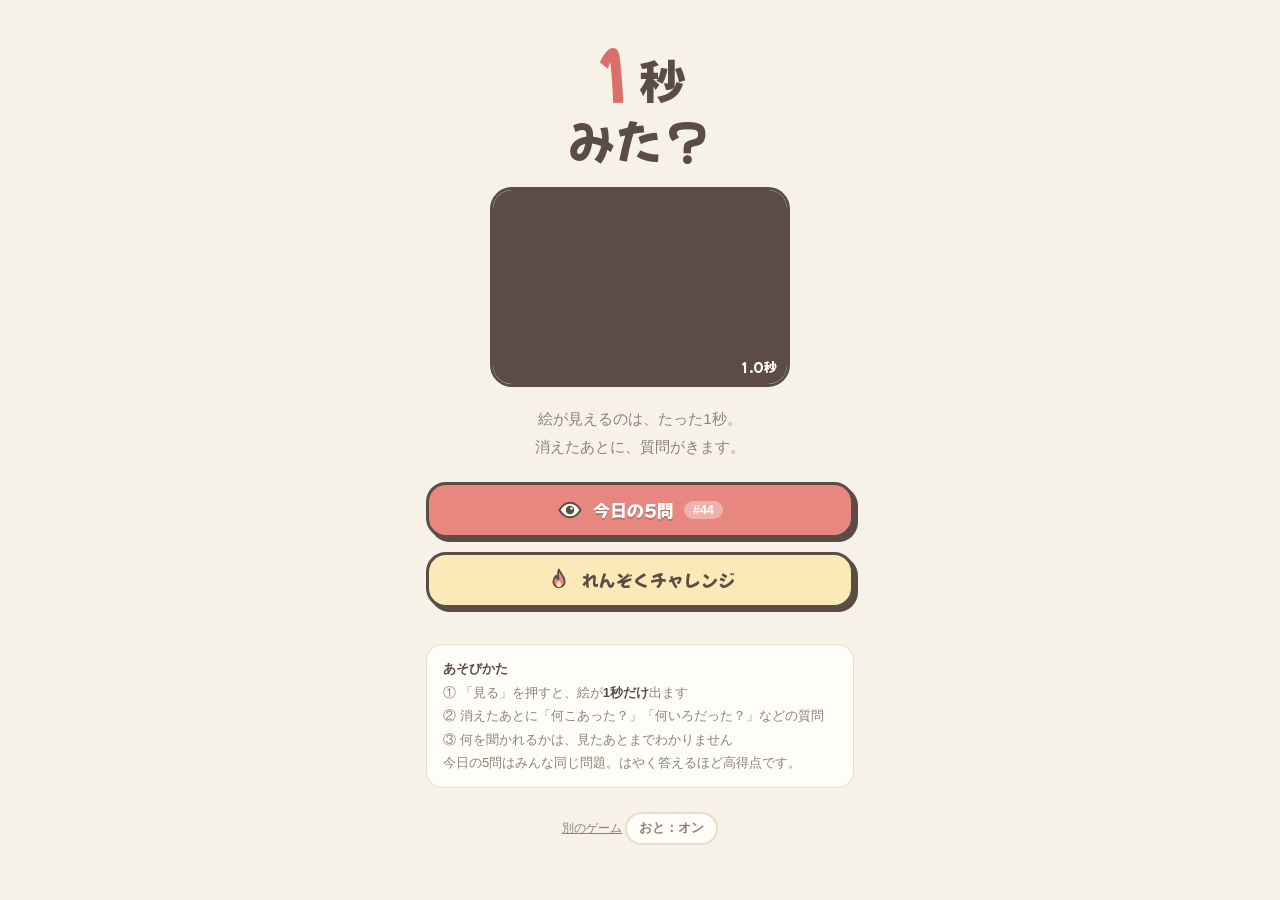
<file: ichibyou.html>
<!doctype html>
<html lang="ja">
<head>
<meta charset="utf-8">
<script src="count.js" defer></script>
<meta name="viewport" content="width=device-width,initial-scale=1,viewport-fit=cover">
<meta name="theme-color" content="#f7f2e8">
<title>1秒みた？</title>
<meta name="description" content="絵が見えるのは、たった1秒。消えたあとに「何こあった？」「何いろだった？」と聞かれる記憶ゲーム。毎日5問、結果は「あなたの目は〇〇レベル」と診断されます。">
<meta property="og:type" content="website">
<meta property="og:title" content="1秒みた？">
<meta property="og:description" content="見えるのは1秒だけ。あなたの目は何レベル？毎日5問の記憶ゲーム。">
<meta property="og:url" content="https://picoruno.com/ichibyou.html">
<meta name="twitter:card" content="summary_large_image">
<meta property="og:image" content="https://picoruno.com/og-image.png">
<meta property="og:image:width" content="1200">
<meta property="og:image:height" content="630">
<meta name="twitter:image" content="https://picoruno.com/og-image.png">
<link rel="icon" href="data:image/svg+xml,%3Csvg xmlns='http://www.w3.org/2000/svg' viewBox='0 0 32 32'%3E%3Crect width='32' height='32' rx='8' fill='%23f7f2e8'/%3E%3Cellipse cx='16' cy='16' rx='12' ry='8' fill='%23fffdf8' stroke='%235b4d45' stroke-width='2'/%3E%3Ccircle cx='16' cy='16' r='4.5' fill='%235b4d45'/%3E%3Ccircle cx='17.6' cy='14.4' r='1.4' fill='%23fffdf8'/%3E%3C/svg%3E">
<link rel="preconnect" href="https://fonts.googleapis.com">
<link rel="preconnect" href="https://fonts.gstatic.com" crossorigin>
<link rel="stylesheet" href="https://fonts.googleapis.com/css2?family=Mochiy+Pop+One&family=Zen+Maru+Gothic:wght@500;700&display=swap">
<style>
/* Layout: one column that fits a phone. Title → play (a square "photo" that shows for 1 second, then a question with 4 choices) → result card made for screenshots. Soft muted palette shared with the picoruno icon style. */
:root{
  --bg:#f7f2e8;
  --card:#fffdf8;
  --ink:#5b4d45;
  --sub:#8e8077;
  --line:#e6ddcf;
  --accent:#d9706a;
  --ok:#7fae73;
  --ng:#d9706a;
  --gold:#e3c26b;
  --btn1:#e8877f;      /* メインのボタン：くすみコーラル */
  --btn2:#fbe9b7;      /* サブのボタン：たまご色 */
  --btn3:#cfe3ef;      /* 共有まわり：みずいろ */
  --pop:"Mochiy Pop One","Zen Maru Gothic",sans-serif;
  --body:"Zen Maru Gothic","Hiragino Maru Gothic ProN","Hiragino Sans",sans-serif;
  --box:clamp(220px,min(calc(100vw - 32px),calc(100svh - 330px)),420px);
  color-scheme:light;
}
html,body{margin:0;min-height:100%}
[hidden]{display:none!important}
body{background:var(--bg);color:var(--ink);font-family:var(--body);font-weight:500;
  -webkit-tap-highlight-color:transparent;-webkit-text-size-adjust:100%}
button{font-family:inherit;color:inherit}
.wrap{max-width:460px;margin:0 auto;padding:max(14px,env(safe-area-inset-top)) 16px max(24px,env(safe-area-inset-bottom));box-sizing:border-box;min-height:100svh;display:flex;flex-direction:column}
.screen{display:flex;flex-direction:column;align-items:center;flex:1}

.btn{position:relative;display:inline-flex;align-items:center;justify-content:center;gap:10px;border:3px solid var(--ink);border-radius:20px;cursor:pointer;
  font-family:var(--pop);font-size:1.05rem;padding:12px 20px;min-height:56px;box-sizing:border-box;width:100%;
  background:var(--btn1);color:#fff;text-shadow:0 2px 0 rgba(91,77,69,.35);box-shadow:4px 4px 0 var(--ink);
  transition:transform .08s,box-shadow .08s;text-decoration:none}
.btn:hover{transform:translate(-1px,-1px);box-shadow:5px 5px 0 var(--ink)}
.btn:active{transform:translate(3px,3px);box-shadow:1px 1px 0 var(--ink)}
.btn.light{background:var(--btn2);color:var(--ink);text-shadow:none}
.btn.sky{background:var(--btn3);color:var(--ink);text-shadow:none}
.btn.plain{background:var(--card);color:var(--ink);text-shadow:none;font-size:.95rem;min-height:48px}
.btn .bi{width:26px;height:26px;flex:none}
.btn small{font-family:var(--body);font-size:.78rem;font-weight:700;background:rgba(255,255,255,.35);border-radius:999px;padding:2px 9px;text-shadow:none}
.btn.light small,.btn.sky small{background:rgba(255,255,255,.7)}
.btn small:empty{display:none}
/* つぎへ：答えたら画面の下に出る大きなボタン（スクロールしなくても見える） */
.nextbar{position:fixed;left:0;right:0;bottom:0;z-index:8;display:flex;justify-content:center;
  padding:12px max(16px,env(safe-area-inset-right,0px)) calc(14px + env(safe-area-inset-bottom,0px)) max(16px,env(safe-area-inset-left,0px));
  background:linear-gradient(rgba(247,242,232,0),var(--bg) 35%);animation:barin .25s ease-out}
.nextbar .btn{max-width:428px;min-height:62px;font-size:1.2rem;animation:nudge 1.6s ease-in-out .6s infinite}
.nextbar .btn .arw{width:26px;height:26px;flex:none}
@keyframes barin{from{transform:translateY(100%)}}
@keyframes nudge{0%,100%{transform:none}50%{transform:translateY(-3px)}}
#play.has-next{padding-bottom:96px}
.btn:focus-visible,.choice:focus-visible,.iconbtn:focus-visible,.mini:focus-visible{outline:3px solid var(--gold);outline-offset:3px}
.iconbtn{border:2px solid var(--line);background:var(--card);border-radius:999px;padding:6px 12px;font-size:.8rem;cursor:pointer;font-weight:700}

/* ===== title ===== */
#title{justify-content:center;gap:18px;text-align:center}
.logo{font-family:var(--pop);font-weight:400;font-size:clamp(2.1rem,10vw,2.9rem);line-height:1.25;margin:0;letter-spacing:.04em}
.logo .one{display:inline-block;color:var(--accent);font-size:1.35em;transform:rotate(-6deg);margin-right:2px}
.lead{margin:0;color:var(--sub);font-size:.95rem;line-height:1.8}
.peek{position:relative;width:min(100%,300px);aspect-ratio:3/2;border-radius:22px;background:#dfeaf1;overflow:hidden;border:3px solid var(--ink);box-sizing:border-box}
.peek svg{position:absolute;inset:0;width:100%;height:100%}
.peek .lid{position:absolute;left:0;right:0;height:50%;background:var(--ink);animation:blink 3.2s -1.3s infinite}
.peek .lid.top{top:0;transform-origin:top}
.peek .lid.bot{bottom:0;transform-origin:bottom}
@keyframes blink{0%,30%{transform:scaleY(1)}36%,62%{transform:scaleY(0)}68%,100%{transform:scaleY(1)}}
.peek .tag{position:absolute;right:10px;bottom:8px;font-family:var(--pop);font-size:.8rem;color:var(--card);z-index:2;animation:tagfade 3.2s -1.3s infinite}
@keyframes tagfade{0%,30%{opacity:1}36%,62%{opacity:0}68%,100%{opacity:1}}
.menu{display:flex;flex-direction:column;gap:14px;width:100%;margin-top:4px}
.meta{display:flex;justify-content:center;gap:8px;flex-wrap:wrap;font-size:.8rem;color:var(--sub)}
.meta span{background:var(--card);border:1px solid var(--line);border-radius:999px;padding:4px 10px}
.rules{text-align:left;font-size:.82rem;line-height:1.8;color:var(--sub);background:var(--card);border:1px solid var(--line);border-radius:16px;padding:12px 16px;margin:0;width:100%;box-sizing:border-box}
.rules b{color:var(--ink)}
.foot{font-size:.75rem;color:var(--sub);margin-top:6px}
.foot a{color:var(--sub)}

/* ===== play ===== */
.top{width:100%;display:flex;align-items:center;justify-content:space-between;gap:8px;margin-bottom:12px}
.qno{font-family:var(--pop);font-size:1rem}
.dots{display:flex;gap:6px}
.dots i{width:10px;height:10px;border-radius:50%;background:var(--line)}
.dots i.ok{background:var(--ok)}
.dots i.ng{background:var(--ng)}
.dots i.now{box-shadow:0 0 0 2px var(--ink)}
.streakNow{font-family:var(--pop);font-size:.95rem}

.box{position:relative;width:var(--box);height:var(--box);border-radius:22px;overflow:hidden;background:var(--card);box-shadow:0 0 0 3px var(--ink);flex:none}
.box>svg{position:absolute;inset:0;width:100%;height:100%;display:block}
.cover{position:absolute;inset:0;display:flex;flex-direction:column;align-items:center;justify-content:center;gap:24px;background:var(--ink);color:var(--card);text-align:center;z-index:3}
.cover .big{font-family:var(--pop);font-size:clamp(3.4rem,22vw,6rem);line-height:1}
.cover .count{animation:cpop .42s ease-out}
@keyframes cpop{0%{transform:scale(1.6);opacity:0}40%{opacity:1}100%{transform:scale(1)}}
.cover .q{font-family:var(--pop);font-size:clamp(4rem,26vw,7rem);line-height:1;opacity:.25}
.cover .hint{font-size:.85rem;opacity:.8;line-height:1.7}
/* 見るボタン：カメラのシャッターボタン */
.seeBtn{width:132px;height:132px;border-radius:50%;display:flex;flex-direction:column;align-items:center;justify-content:center;gap:2px;
  font-family:var(--pop);font-size:1.2rem;color:#fff;text-shadow:0 2px 0 rgba(91,77,69,.35);cursor:pointer;
  background:var(--btn1);border:4px solid var(--card);box-shadow:0 0 0 6px var(--btn1),0 0 0 9px var(--card),0 6px 0 9px rgba(0,0,0,.25);
  transition:transform .08s}
.seeBtn svg{width:58px;height:58px;margin-top:-6px}
/* のぞき見ねこ：ときどきまばたき */
.seeBtn .peekEyes{transform-origin:16px 18.4px;animation:peekblink 3.4s infinite}
@keyframes peekblink{0%,90%,100%{transform:none}94%{transform:scaleY(.15)}}
@media (prefers-reduced-motion:reduce){.seeBtn .peekEyes{animation:none}}
.seeBtn:hover{transform:scale(1.04)}
.seeBtn:active{transform:scale(.94)}
.seeBtn:focus-visible{outline:3px solid var(--gold);outline-offset:12px}
.shutter{position:absolute;left:0;right:0;height:50%;background:var(--ink);z-index:4;transition:transform .12s ease-in}
.shutter.t{top:0;transform:translateY(-101%)}
.shutter.b{bottom:0;transform:translateY(101%)}
.box.shut .shutter{transform:none}
.flashbar{width:var(--box);max-width:100%;height:8px;border-radius:8px;background:rgba(91,77,69,.15);overflow:hidden;margin-bottom:-4px}
.flashbar i{display:block;height:100%;width:100%;background:var(--ink);border-radius:6px;transform-origin:left}
.flashbar.go i{animation:drain 1s linear forwards}
@keyframes drain{to{transform:scaleX(0)}}

.ask{width:100%;margin-top:14px;display:flex;flex-direction:column;gap:12px;align-items:center}
.prompt{font-family:var(--pop);font-size:clamp(1.1rem,5.4vw,1.35rem);text-align:center;margin:0;line-height:1.5;min-height:1.5em}
.prompt.wait{font-family:var(--body);font-size:.9rem;color:var(--sub);font-weight:700}
.choices{display:grid;grid-template-columns:1fr 1fr;gap:10px;width:100%}
.choice{position:relative;display:flex;align-items:center;justify-content:center;gap:8px;min-height:60px;padding:8px 10px;box-sizing:border-box;
  background:var(--card);border:3px solid var(--ink);border-radius:18px;box-shadow:3px 3px 0 var(--ink);cursor:pointer;font-weight:700;font-size:1rem;transition:transform .08s,box-shadow .08s}
.choice:hover:not([disabled]){background:#fff7e0}
.choice:active{transform:translate(2px,2px);box-shadow:1px 1px 0 var(--ink)}
.choice[disabled]{cursor:default}
.choice .k{position:absolute;top:4px;left:8px;font-size:.62rem;color:var(--sub);font-family:var(--body)}
.choice .num{font-family:var(--pop);font-size:1.6rem;line-height:1}
.choice .unit{font-size:.8rem}
.choice svg.ic{width:34px;height:34px;flex:none}
.choice .sw{width:24px;height:24px;border-radius:50%;flex:none;box-shadow:0 0 0 1.5px rgba(91,77,69,.35) inset}
.choice .quad{width:34px;height:34px;flex:none;display:grid;grid-template-columns:1fr 1fr;gap:2px}
.choice .quad i{border-radius:4px;background:var(--line)}
.choice .quad i.on{background:var(--ink)}
.choice.right{background:#e3f0dc;border-color:var(--ok);box-shadow:3px 3px 0 var(--ok)}
.choice.wrong{background:#f6dedb;border-color:var(--ng);box-shadow:3px 3px 0 var(--ng)}
.choice.dim{opacity:.45}
.choice.right::after,.choice.wrong::after{position:absolute;right:8px;top:4px;font-family:var(--pop);font-size:.95rem}
.choice.right::after{content:"○";color:var(--ok)}
.choice.wrong::after{content:"×";color:var(--ng)}
.under{display:flex;align-items:center;justify-content:space-between;width:100%;min-height:24px;font-size:.82rem;color:var(--sub)}
.timer{font-family:var(--pop);font-variant-numeric:tabular-nums}
.verdict{font-family:var(--pop);font-size:1.15rem;text-align:center;margin:0;line-height:1.5}
.verdict.ok{color:var(--ok)}
.verdict.ng{color:var(--ng)}
.verdict small{display:block;font-family:var(--body);font-size:.85rem;color:var(--sub);font-weight:700}
.notice{font-size:.8rem;color:var(--accent);text-align:center;margin:0}

/* ===== result ===== */
#result{gap:14px;text-align:center}
.rcard{width:100%;background:var(--card);border:3px solid var(--ink);border-radius:26px;padding:18px 16px 16px;box-sizing:border-box;position:relative;overflow:hidden}
.rcard .rhead{display:flex;justify-content:space-between;font-family:var(--pop);font-size:.82rem;color:var(--sub)}
.rcard .your{margin:10px 0 0;font-size:.9rem;font-weight:700;color:var(--sub)}
.rcard .tier{font-family:var(--pop);font-size:clamp(1.9rem,9vw,2.4rem);margin:2px 0 0;line-height:1.3}
.rcard .lv{display:inline-block;font-family:var(--pop);font-size:.85rem;background:var(--ink);color:var(--card);border-radius:999px;padding:3px 12px;margin-top:4px}
.rcard .ticon{width:118px;height:118px;margin:10px auto 0;display:block;animation:bob 2.4s ease-in-out infinite}
@keyframes bob{50%{transform:translateY(-6px) rotate(-3deg)}}
.rcard .cmt{margin:6px 0 0;font-size:.92rem}
.rcard .grid{display:flex;justify-content:center;gap:6px;margin:14px 0 4px}
.rcard .grid i{width:30px;height:30px;border-radius:8px;background:var(--line)}
.rcard .grid i.ok{background:var(--ok)}
.rcard .grid i.ng{background:var(--ng)}
.rcard .score{font-family:var(--pop);font-size:1rem;margin:6px 0 0}
.rcard .score b{font-size:1.4rem}
.rcard .site{margin:10px 0 0;font-size:.72rem;color:var(--sub)}
.minis{display:flex;gap:6px;justify-content:center;width:100%;flex-wrap:wrap}
.mini{position:relative;width:62px;height:62px;border-radius:12px;overflow:hidden;box-shadow:0 0 0 2px var(--ink);padding:0;border:none;cursor:pointer;background:var(--card)}
.mini svg{width:100%;height:100%;display:block}
.mini b{position:absolute;right:2px;bottom:0;font-family:var(--pop);font-size:1.05rem;text-shadow:0 0 3px #fff,0 0 3px #fff}
.mini b.ok{color:var(--ok)}
.mini b.ng{color:var(--ng)}
.minis-note{font-size:.75rem;color:var(--sub);margin:-6px 0 0}
.row{display:grid;grid-template-columns:1fr 1fr;gap:10px;width:100%}
.next{font-size:.82rem;color:var(--sub);margin:0}
.toast{position:fixed;left:50%;bottom:calc(24px + env(safe-area-inset-bottom));transform:translateX(-50%);background:var(--ink);color:var(--card);border-radius:999px;padding:10px 18px;font-size:.85rem;z-index:20;pointer-events:none}

/* review / share modal */
.modal{position:fixed;inset:0;background:rgba(62,51,45,.55);display:flex;align-items:center;justify-content:center;padding:16px;z-index:10;overflow-y:auto}
.sheet{background:var(--bg);border-radius:22px;padding:16px;width:min(100%,420px);box-sizing:border-box;display:flex;flex-direction:column;gap:12px;align-items:center;text-align:center;margin:auto}
.sheet h2{font-family:var(--pop);font-weight:400;font-size:1.05rem;margin:0}
.sheet .bigscene{width:100%;aspect-ratio:1;border-radius:18px;overflow:hidden;box-shadow:0 0 0 3px var(--ink)}
.sheet .bigscene svg{width:100%;height:100%;display:block}
.sheet img{width:100%;border-radius:14px;box-shadow:0 0 0 2px var(--line)}
.sheet p{margin:0;font-size:.85rem;color:var(--sub);line-height:1.7}

@media (prefers-reduced-motion:reduce){
  .peek .lid,.peek .tag,.rcard .ticon{animation:none}
  .peek .lid{transform:scaleY(0)}
}
</style>
</head>
<body>
<div class="wrap">

<!-- ===== タイトル ===== -->
<section class="screen" id="title">
  <h1 class="logo"><span class="one">1</span>秒<br>みた？</h1>
  <div class="peek" aria-hidden="true">
    <svg id="peekArt" viewBox="0 0 360 240"></svg>
    <div class="lid top"></div><div class="lid bot"></div>
    <span class="tag">1.0秒</span>
  </div>
  <p class="lead">絵が見えるのは、たった1秒。<br>消えたあとに、質問がきます。</p>
  <div class="menu">
    <button class="btn" id="dailyBtn" type="button"><svg class="bi" viewBox="0 0 32 32" aria-hidden="true"><path d="M3 16c3.5-6 8-9 13-9s9.5 3 13 9c-3.5 6-8 9-13 9S6.5 22 3 16z" fill="#fffdf8" stroke="#5b4d45" stroke-width="2.4" stroke-linejoin="round"/><circle cx="16" cy="16" r="5.2" fill="#5b4d45"/><circle cx="17.8" cy="14.2" r="1.6" fill="#fffdf8"/></svg>今日の5問 <small id="dailyNo"></small></button>
    <button class="btn light" id="endlessBtn" type="button"><svg class="bi" viewBox="0 0 32 32" aria-hidden="true"><path d="M16 3c1 5 7 7.5 7 15a7 7 0 0 1-14 0c0-4 2-6 3.5-7.5.3 2.4 1.3 3.8 2.8 4.3C14.6 11 14 7 16 3z" fill="#e8877f" stroke="#5b4d45" stroke-width="2.2" stroke-linejoin="round"/><path d="M16 17c1.6 1.6 3 3 3 5a3 3 0 0 1-6 0c0-2 1.4-3.4 3-5z" fill="#fbe9b7"/></svg>れんぞくチャレンジ <small id="bestTxt"></small></button>
  </div>
  <div class="meta" id="meta"></div>
  <p class="rules">
    <b>あそびかた</b><br>
    ① 「見る」を押すと、絵が<b>1秒だけ</b>出ます<br>
    ② 消えたあとに「何こあった？」「何いろだった？」などの質問<br>
    ③ 何を聞かれるかは、見たあとまでわかりません<br>
    今日の5問はみんな同じ問題。はやく答えるほど高得点です。
  </p>
  <p class="foot"><a href="https://picoruno.com/">別のゲーム</a> <button class="iconbtn" id="muteBtn" type="button" aria-pressed="false">おと：オン</button></p>
</section>

<!-- ===== プレイ ===== -->
<section class="screen" id="play" hidden>
  <div class="top">
    <span class="qno" id="qno">Q1</span>
    <span class="dots" id="dots" aria-hidden="true"></span>
    <span class="streakNow" id="streakNow" hidden></span>
    <button class="iconbtn" id="quitBtn" type="button">やめる</button>
  </div>
  <div class="box" id="box">
    <div id="sceneHost"></div>
    <div class="shutter t"></div><div class="shutter b"></div>
    <div class="cover" id="cover"></div>
  </div>
  <div class="ask">
    <div class="flashbar" id="flashbar" hidden><i></i></div>
    <p class="prompt wait" id="prompt"></p>
    <div class="choices" id="choices"></div>
    <div class="under"><span id="underL"></span><span class="timer" id="timer"></span></div>
    <p class="verdict" id="verdict" hidden></p>
    <p class="notice" id="notice" hidden></p>
    <div class="nextbar" id="nextBar" hidden><button class="btn" id="nextBtn" type="button"><span id="nextLabel">つぎの問題へ</span><svg class="arw" viewBox="0 0 32 32" aria-hidden="true"><circle cx="16" cy="16" r="13" fill="#fffdf8"/><path d="M13 9.5l7 6.5-7 6.5" fill="none" stroke="#e8877f" stroke-width="3.4" stroke-linecap="round" stroke-linejoin="round"/></svg></button></div>
  </div>
</section>

<!-- ===== 結果 ===== -->
<section class="screen" id="result" hidden>
  <div class="rcard" id="rcard">
    <div class="rhead"><span id="rMode"></span><span id="rDate"></span></div>
    <p class="your">あなたの目は…</p>
    <div id="rIcon"></div>
    <p class="tier" id="rTier"></p>
    <span class="lv" id="rLv"></span>
    <p class="cmt" id="rCmt"></p>
    <div class="grid" id="rGrid"></div>
    <p class="score" id="rScore"></p>
    <p class="site">#1秒みた ・ picoruno.</p>
  </div>
  <div class="minis" id="minis"></div>
  <p class="minis-note" id="minisNote">タップすると、その問題の絵をもう一度見られます</p>
  <div class="row">
    <a class="btn" style="background:var(--ink)" id="xBtn" href="https://twitter.com/intent/tweet" target="_blank" rel="noopener">𝕏 に投稿</a>
    <button class="btn sky" id="imgBtn" type="button">画像でシェア</button>
  </div>
  <button class="btn light" id="againBtn" type="button">れんぞくチャレンジ</button>
  <button class="btn plain" id="homeBtn" type="button">タイトルへ</button>
  <p class="next" id="nextDaily"></p>
</section>

</div>

<div class="modal" id="reviewModal" hidden>
  <div class="sheet">
    <h2 id="rvTitle"></h2>
    <div class="bigscene" id="rvScene"></div>
    <p id="rvText"></p>
    <button class="btn plain" id="rvClose" type="button">とじる</button>
  </div>
</div>

<div class="modal" id="shareModal" hidden>
  <div class="sheet">
    <h2>結果の画像</h2>
    <img id="shareImg" alt="結果の画像">
    <p>スマホは画像を長押しでも保存できます</p>
    <div class="row">
      <button class="btn" id="shareGo" type="button">シェア・保存</button>
      <button class="btn sky" id="copyTxt" type="button">文をコピー</button>
    </div>
    <button class="btn plain" id="shareClose" type="button">とじる</button>
  </div>
</div>

<div class="toast" id="toast" hidden></div>

<script>
'use strict';
const GAME_URL='https://picoruno.com/ichibyou.html';
const FIRST_DAY='2026-10-23';      // #1 の日（日本時間）
const FLASH_MS=1000;               // 絵が見えている時間。タイトルどおり1秒
const $=id=>document.getElementById(id);

/* ===== 乱数（同じ日付なら全員同じ問題） ===== */
function hashStr(s){let h=1779033703^s.length;for(let i=0;i<s.length;i++){h=Math.imul(h^s.charCodeAt(i),3432918353);h=h<<13|h>>>19}
  h=Math.imul(h^h>>>16,2246822507);h=Math.imul(h^h>>>13,3266489909);return (h^h>>>16)>>>0}
function mulberry32(a){return function(){a|=0;a=a+0x6D2B79F5|0;let t=Math.imul(a^a>>>15,1|a);t=t+Math.imul(t^t>>>7,61|t)^t;return((t^t>>>14)>>>0)/4294967296}}
const rngFrom=s=>mulberry32(hashStr(s));
const ri=(r,a,b)=>a+Math.floor(r()*(b-a+1));
const pick=(r,arr)=>arr[Math.floor(r()*arr.length)];
function shuffle(r,arr){const a=arr.slice();for(let i=a.length-1;i>0;i--){const j=Math.floor(r()*(i+1));[a[i],a[j]]=[a[j],a[i]]}return a}

/* ===== 色 ===== */
const COLORS={
  aka:{name:'あか',adj:'あかい',c:'#D9706A'},
  ao:{name:'あお',adj:'あおい',c:'#7FA7C9'},
  kiiro:{name:'きいろ',adj:'きいろい',c:'#E3C26B'},
  midori:{name:'みどり',adj:'みどりの',c:'#8FB37A'},
  murasaki:{name:'むらさき',adj:'むらさきの',c:'#A992C7'},
  pink:{name:'ピンク',adj:'ピンクの',c:'#E8A3B5'},
  chairo:{name:'ちゃいろ',adj:'ちゃいろの',c:'#B98A62'},
  shiro:{name:'しろ',adj:'しろい',c:'#F4F1EA'},
  haiiro:{name:'はいいろ',adj:'はいいろの',c:'#A39E99'},
  orange:{name:'オレンジ',adj:'オレンジの',c:'#E39B62'},
};
const BGS={
  kiiro:{name:'きいろ',c:'#F6E9C4'},
  mizu:{name:'みずいろ',c:'#D7E7F0'},
  pink:{name:'ピンク',c:'#F5DCE0'},
  midori:{name:'みどり',c:'#DDEBD3'},
  murasaki:{name:'むらさき',c:'#E6DEF0'},
};
const BG_IDS=Object.keys(BGS);

/* ===== 絵（32×32 のくすみアイコン。var(--ic) が本体の色） ===== */
const E=(a,b,y,r=1)=>`<circle cx="${a}" cy="${y}" r="${r}" fill="var(--ie)"/><circle cx="${b}" cy="${y}" r="${r}" fill="var(--ie)"/>`;
const Bl=(a,b,y)=>`<circle cx="${a}" cy="${y}" r="1.6" fill="#E89A98" opacity=".55"/><circle cx="${b}" cy="${y}" r="1.6" fill="#E89A98" opacity=".55"/>`;
const petals=(()=>{let s='';for(let k=0;k<5;k++){const a=(-90+k*72)*Math.PI/180;s+=`<circle fill="var(--ic)" cx="${(16+6.6*Math.cos(a)).toFixed(2)}" cy="${(13.5+6.6*Math.sin(a)).toFixed(2)}" r="5.2"/>`}return s})();
const starPath=(()=>{let p='';for(let k=0;k<10;k++){const a=(-90+k*36)*Math.PI/180,rr=k%2?6.6:13.5;p+=(k?'L':'M')+(16+rr*Math.cos(a)).toFixed(2)+' '+(17.5+rr*Math.sin(a)).toFixed(2)}return p+'Z'})();

const KINDS={
  neko:{name:'ねこ',ctr:'ひき',colors:['chairo','shiro','haiiro','orange'],is:'#E8B4B0',
    svg:`<path fill="var(--ic)" d="M5 5.5Q6 5 13.5 10.5L6.5 16.5Q4 9 5 5.5Z"/><path fill="var(--ic)" d="M27 5.5Q26 5 18.5 10.5L25.5 16.5Q28 9 27 5.5Z"/><path fill="var(--is)" d="M6.6 8L11 11 7.4 14Z"/><path fill="var(--is)" d="M25.4 8L21 11 24.6 14Z"/><ellipse fill="var(--ic)" cx="16" cy="18.5" rx="12" ry="10"/>${E(11.5,20.5,18)}<path d="M15 20.6h2l-1 1.1z" fill="var(--ie)"/>${Bl(8.8,23.2,21)}<path d="M3.5 19.5l4 .8M3.8 22.5l3.8-.4M28.5 19.5l-4 .8M28.2 22.5l-3.8-.4" stroke="#5B4D45" opacity=".45" stroke-width=".8" stroke-linecap="round"/>`},
  fusen:{name:'ふうせん',ctr:'こ',colors:['aka','ao','kiiro','midori','murasaki','pink'],
    svg:`<path d="M16 24.5c-2.2 2 2.2 3.2 0 6" stroke="#A89A8E" stroke-width="1" fill="none" stroke-linecap="round"/><path fill="var(--ic)" d="M14.4 22.3h3.2l.9 2.2h-5z"/><ellipse fill="var(--ic)" cx="16" cy="12.5" rx="9.5" ry="11"/><ellipse fill="#fff" opacity=".5" cx="11.6" cy="7.6" rx="1.7" ry="2.8" transform="rotate(25 11.6 7.6)"/>${E(12.5,19.5,13)}${Bl(10,22,15.5)}`},
  hana:{name:'おはな',ctr:'こ',colors:['aka','kiiro','pink','murasaki','ao','shiro'],is:'#EAD9A8',
    svg:`<path d="M16 20v10" stroke="#8FB37A" stroke-width="1.8" stroke-linecap="round"/><path fill="#8FB37A" d="M16 27c-1-3-4-4.5-6.5-4 .8 2.8 3.6 4.4 6.5 4z"/>${petals}<circle fill="var(--is)" cx="16" cy="13.5" r="5.4"/>${E(13.4,18.6,13.3)}`},
  sakana:{name:'さかな',ctr:'ひき',colors:['ao','orange','pink','kiiro','midori'],
    svg:`<path fill="var(--ic)" d="M21 16L30 9.2c.8 2.3.8 11.3 0 13.6z"/><ellipse fill="var(--ic)" cx="14" cy="16" rx="11" ry="8"/><path fill="#F4F1EA" opacity=".45" d="M7 19c4 2.8 10 2.8 14 0-4 1.2-10 1.2-14 0z"/><path fill="var(--ic)" d="M11 8.6c2-3 6-3.4 8-2-1.6.6-2.8 1.4-3.4 2.6z"/><circle cx="8.6" cy="14.6" r="1.1" fill="var(--ie)"/><circle cx="10.4" cy="18" r="1.5" fill="#E89A98" opacity=".55"/>`},
  tori:{name:'ことり',ctr:'わ',colors:['ao','kiiro','midori','pink','shiro'],
    svg:`<path d="M13 27.5v2.5M19 27.5v2.5" stroke="#E39B62" stroke-width="1.4" stroke-linecap="round"/><path fill="var(--ic)" d="M15 7c-.5-2.6 1.6-3.6 3-2.6-1.2.4-1.6 1.4-1.4 2.6z"/><circle fill="var(--ic)" cx="16" cy="17" r="11"/><ellipse fill="#fff" opacity=".35" cx="6.6" cy="19" rx="2.4" ry="4.6" transform="rotate(15 6.6 19)"/><ellipse fill="#fff" opacity=".35" cx="25.4" cy="19" rx="2.4" ry="4.6" transform="rotate(-15 25.4 19)"/>${E(12,20,15.5)}<path fill="#E39B62" d="M14.3 17.4h3.4L16 19.8z"/>${Bl(10,22,18.6)}`},
  ringo:{name:'りんご',ctr:'こ',fixed:'#D9706A',is:'#8FB37A',
    svg:`<path fill="var(--ic)" d="M16 9.5c-3-2.2-10-1.5-10 6.5 0 6 4 11.5 7.5 11.5 1.2 0 1.7-.6 2.5-.6s1.3.6 2.5.6c3.5 0 7.5-5.5 7.5-11.5 0-8-7-8.7-10-6.5z"/><path d="M16 9.5c0-2 .6-3.6 1.6-4.8" stroke="#8C6A52" stroke-width="1.5" fill="none" stroke-linecap="round"/><path fill="var(--is)" d="M17.5 7c1.5-2.5 4.5-3 6.5-2.5-1 2.4-3.6 3.6-6.5 2.5z"/>${E(12.5,19.5,17)}${Bl(10,22,19.6)}`},
  kinoko:{name:'きのこ',ctr:'こ',fixed:'#D9706A',
    svg:`<path fill="#F1E3CF" d="M10.5 18h11v7.5a3 3 0 0 1-3 3h-5a3 3 0 0 1-3-3z"/><path fill="var(--ic)" d="M3.5 18.5C3.5 10 9 4.5 16 4.5S28.5 10 28.5 18.5c0 1-1 1.5-2 1.5h-21c-1 0-2-.5-2-1.5z"/><circle fill="#F4F1EA" cx="10" cy="12" r="2.2"/><circle fill="#F4F1EA" cx="19" cy="8.8" r="1.8"/><circle fill="#F4F1EA" cx="23.2" cy="15" r="1.6"/>${E(13.5,18.5,23)}${Bl(12.4,19.6,25.4)}`},
  kuma:{name:'くま',ctr:'ひき',fixed:'#B98A62',is:'#E3C29B',
    svg:`<circle fill="var(--ic)" cx="7" cy="9.5" r="4.2"/><circle fill="var(--ic)" cx="25" cy="9.5" r="4.2"/><circle fill="var(--is)" cx="7" cy="9.5" r="2"/><circle fill="var(--is)" cx="25" cy="9.5" r="2"/><ellipse fill="var(--ic)" cx="16" cy="18" rx="11.5" ry="10.5"/><ellipse fill="var(--is)" cx="16" cy="22" rx="5" ry="3.6"/>${E(11.5,20.5,17.5)}<ellipse cx="16" cy="20.5" rx="1.2" ry=".85" fill="var(--ie)"/>${Bl(8.8,23.2,20.5)}`},
  kurage:{name:'くらげ',ctr:'ひき',fixed:'#C9B8E0',is:'#B3A0CF',
    svg:`<path d="M9 18c-1 4 1 6 0 10M13 19c-1 3 1 6 0 9M17 19c1 3-1 6 0 9M21 18c1 4-1 6 0 10" stroke="var(--is)" stroke-width="1.6" fill="none" stroke-linecap="round"/><path fill="var(--ic)" d="M5 17a11 11 0 0 1 22 0c-2 1.5-4 .5-5.5-.5-2 2-4 2-5.5 0-1.5 2-3.5 2-5.5 0-1.5 1-3.5 2-5.5.5z"/>${E(13,19,13)}${Bl(10,22,15)}`},
  hoshi:{name:'おほしさま',ctr:'こ',fixed:'#E3C26B',
    svg:`<path fill="var(--ic)" stroke="var(--ic)" stroke-width="2.4" stroke-linejoin="round" d="${starPath}"/>${E(13,19,17.5)}${Bl(11,21,20)}`},
  onigiri:{name:'おにぎり',ctr:'こ',fixed:'#F4F1EA',
    svg:`<path fill="var(--ic)" d="M16 4.5c2 0 3 1.2 4.2 3.2l7.3 13c1.6 3-.2 6.8-3.8 6.8H8.3c-3.6 0-5.4-3.8-3.8-6.8l7.3-13C13 5.7 14 4.5 16 4.5z"/><rect fill="#5E6B5A" x="11" y="20.5" width="10" height="7" rx="1"/>${E(12.5,19.5,16.2)}${Bl(10.4,21.6,18.6)}`},
};
const KIND_IDS=Object.keys(KINDS);

/* 診断に出てくる動物たち */
const TIER_ICONS={
  mogura:`<ellipse fill="#8E7F78" cx="16" cy="18" rx="12" ry="10.5"/><circle fill="#8E7F78" cx="6.5" cy="11" r="2.6"/><circle fill="#8E7F78" cx="25.5" cy="11" r="2.6"/><ellipse fill="#B7A79D" cx="16" cy="22" rx="6" ry="4.4"/><ellipse fill="#E8A3B5" cx="16" cy="19.8" rx="2.4" ry="1.7"/>${E(11,21,16,.9)}${Bl(8.6,23.4,19.6)}<path d="M7 27.5c1.4-1.2 3-1.2 4 0M21 27.5c1-1.2 2.6-1.2 4 0" stroke="#F1E3CF" stroke-width="1.6" fill="none" stroke-linecap="round"/>`,
  kingyo:`<path fill="#E39B62" d="M20 16c3-5 8-7 10-6-1 3-1 9 0 12-2 1-7-1-10-6z"/><path fill="#F0B98A" d="M23 16c2-2.6 4.6-3.6 6-3.4-.4 2.3-.4 4.5 0 6.8-1.4.2-4-.8-6-3.4z"/><ellipse fill="#E39B62" cx="13" cy="16" rx="10" ry="8.5"/><path fill="#F4F1EA" opacity=".45" d="M6 20c4 2.6 9 2.6 13 0-4 1.1-9 1.1-13 0z"/><circle cx="8" cy="14" r="1.1" fill="var(--ie)"/><circle cx="9.8" cy="17.6" r="1.5" fill="#E89A98" opacity=".55"/><circle fill="#D7E7F0" cx="4" cy="6" r="1.6"/><circle fill="#D7E7F0" cx="7.5" cy="3.2" r="1"/>`,
  hato:`<path d="M13 27.5v2.5M19 27.5v2.5" stroke="#E39B62" stroke-width="1.4" stroke-linecap="round"/><circle fill="#A39E99" cx="16" cy="17" r="11"/><path fill="#8FB37A" d="M7 20.6c3 2.4 15 2.4 18 0 .4 1-.2 2-1 2.6-4 1.6-12 1.6-16 0-.8-.6-1.4-1.6-1-2.6z"/><ellipse fill="#C3BEB8" cx="16" cy="25" rx="6" ry="2.2"/>${E(12,20,15.5)}<path fill="#E39B62" d="M14.4 17.2h3.2L16 19.4z"/>${Bl(10,22,18.4)}`,
  neko:null, // あとで ねこ の絵を使う
  fukuro:`<path fill="#B98A62" d="M6 7l4 4H5zM26 7l-4 4h5z"/><ellipse fill="#B98A62" cx="16" cy="18" rx="11.5" ry="11"/><circle fill="#F4F1EA" cx="11.4" cy="15.5" r="4.4"/><circle fill="#F4F1EA" cx="20.6" cy="15.5" r="4.4"/>${E(11.4,20.6,15.5,1.6)}<path fill="#E39B62" d="M14.6 18.6h2.8L16 21.6z"/><path fill="#E3C29B" d="M10 24c2 2.8 10 2.8 12 0-1 3.4-11 3.4-12 0z"/>${Bl(8.2,23.8,21)}`,
  kamereon:`<path d="M24.5 21.5c4.5.5 5.5 6 2 7.4-2.6 1-4.4-1.4-2.6-3.2 1-.9 2.4-.2 2.2.9" stroke="#8FB37A" stroke-width="2.4" fill="none" stroke-linecap="round"/><path fill="#7FA36C" d="M7 10.5C9 5 17 3.5 21 8.5c-4-1.2-9-.6-14 2z"/><ellipse fill="#8FB37A" cx="15" cy="17.5" rx="11.5" ry="9.5"/><path d="M9.5 27v2.5M19.5 27v2.5" stroke="#7FA36C" stroke-width="2.2" stroke-linecap="round"/><path fill="#B7D0A6" d="M7 21.5c3 3 13 3 16 0-3 1-13 1-16 0z"/><circle fill="#B7D0A6" cx="10" cy="14.6" r="3.6"/><circle fill="#B7D0A6" cx="20" cy="14.6" r="3.6"/><circle cx="11" cy="14" r="1" fill="var(--ie)"/><circle cx="19.2" cy="15.4" r="1" fill="var(--ie)"/>${Bl(7.6,22.4,19.2)}`,
  taka:`<ellipse fill="#8C6A52" cx="16" cy="17.5" rx="11.5" ry="11"/><path fill="#F4F1EA" d="M8 16c2-4 14-4 16 0v6c-3 4-13 4-16 0z"/><path fill="#8C6A52" d="M7 12.6c3-1 6-1 8 .6-3 0-6 .4-8 1.4zM25 12.6c-3-1-6-1-8 .6 3 0 6 .4 8 1.4z"/>${E(11.6,20.4,15.6)}<path fill="#E3C26B" d="M13.6 17.6h4.8c0 2.4-1.2 4-2.4 4.6-.4-.6-.4-1.6 0-2.2-1-.2-2.2-1-2.4-2.4z"/>${Bl(9.4,22.6,20)}`,
  camera:`<rect fill="#A39E99" x="3.5" y="9.5" width="25" height="17" rx="4"/><rect fill="#A39E99" x="10" y="6" width="8" height="5" rx="1.6"/><circle fill="#D9706A" cx="24.5" cy="12.6" r="1.4"/><circle fill="#5B4D45" cx="16" cy="18" r="6.4"/><circle fill="#7FA7C9" cx="16" cy="18" r="4.4"/><circle fill="#fff" opacity=".6" cx="14.4" cy="16.4" r="1.2"/>${E(6.8,25.2,20.4,.9)}`,
};
const TIERS=[
  {id:'mogura', name:'もぐらの目',      cmt:'…なにか、映ってた？'},
  {id:'kingyo', name:'きんぎょの目',    cmt:'見たそばから、すいすい忘れる'},
  {id:'hato',   name:'はとの目',        cmt:'なんとなく、見えてはいる'},
  {id:'neko',   name:'ねこの目',        cmt:'気になるものは、見のがさない'},
  {id:'fukuro', name:'ふくろうの目',    cmt:'くらやみでも、けっこう見える'},
  {id:'kamereon',name:'カメレオンの目', cmt:'右と左で、べつべつに見てるでしょ'},
  {id:'taka',   name:'たかの目',        cmt:'上空から、ぜんぶお見通し'},
  {id:'camera', name:'かんしカメラの目',cmt:'1秒あれば、記録完了'},
];
const DAILY_TIER_PTS=[0,150,250,350,450,550,650,720]; // 5問 × 最大150点 = 750
const ENDLESS_TIER_N=[0,2,4,6,9,12,16,20];

function iconSvg(kind,color,extra=''){
  const K=KINDS[kind]||{};
  let s=K.svg||TIER_ICONS[kind];
  const main=K.fixed||(COLORS[color]?COLORS[color].c:'#B98A62');
  const sub=K.is||main;
  // しろい本体は背景に溶けないよう、少し濃い縁をつける
  if(main==='#F4F1EA') s=s.replace(/fill="var\(--ic\)"/g,'fill="#F4F1EA" stroke="#CFC6B8" stroke-width="1"');
  return s.replace(/var\(--ic\)/g,main).replace(/var\(--is\)/g,sub).replace(/var\(--ie\)/g,'#5B4D45');
}
function tierIconSvg(id){return id==='neko'?iconSvg('neko','chairo'):iconSvg(id)}
function kindIcon(kind,color,cls='ic'){return `<svg class="${cls}" viewBox="-1 -1 34 34" aria-hidden="true">${iconSvg(kind,color||(KINDS[kind].colors?KINDS[kind].colors[0]:null))}</svg>`}

/* ===== 場面と問題をつくる ===== */
const N_BY_D=[4,6,8,10,12,13,14];
const K_BY_D=[[2,3],[2,3],[3,4],[3,5],[3,5],[4,6],[4,6]];
const CELL=90, GAP=4; // 4×4 マス。1マスに1こだけ置くので重ならない

function makeScene(r,d){
  const dd=Math.min(d,N_BY_D.length-1), n=N_BY_D[dd];
  const [kmin,kmax]=K_BY_D[dd], k=ri(r,kmin,Math.min(kmax,n));
  const kinds=shuffle(r,KIND_IDS).slice(0,k);
  const counts=kinds.map(()=>1);
  for(let i=k;i<n;i++) counts[ri(r,0,k-1)]++;
  const cells=shuffle(r,[...Array(16).keys()]).slice(0,n);
  const items=[]; let ci=0;
  kinds.forEach((kd,i)=>{for(let j=0;j<counts[i];j++){
    const K=KINDS[kd], size=ri(r,48,60), free=CELL-2*GAP-size, cell=cells[ci++];
    items.push({kind:kd,color:K.colors?pick(r,K.colors):null,cell,size,
      x:(cell%4)*CELL+GAP+ri(r,0,free), y:Math.floor(cell/4)*CELL+GAP+ri(r,0,free), rot:ri(r,-14,14)});
  }});
  return {bg:pick(r,BG_IDS),items};
}
const kindCounts=sc=>{const m={};sc.items.forEach(it=>m[it.kind]=(m[it.kind]||0)+1);return m};
const idxWhere=(sc,f)=>sc.items.map((it,i)=>f(it)?i:-1).filter(i=>i>=0);

function numChoices(r,n){
  const cand=shuffle(r,[n-2,n-1,n+1,n+2,n+3].filter(v=>v>=1)).slice(0,3);
  const vals=[n,...cand].sort((a,b)=>a-b);
  return {vals,answer:vals.indexOf(n)};
}
const QUADS=['左上','右上','左下','右下'];
const quadOf=cell=>(Math.floor(cell/4)<2?0:2)+(cell%4<2?0:1);

const TYPE_MAKERS={
  count(r,sc,d){
    const cnt=kindCounts(sc), present=Object.keys(cnt);
    if(d>=3&&r()<.5){ // 「あかいふうせんは何こ？」
      const opts=present.filter(k=>KINDS[k].colors&&new Set(sc.items.filter(it=>it.kind===k).map(it=>it.color)).size>=2);
      if(opts.length){
        const k=pick(r,opts), col=pick(r,[...new Set(sc.items.filter(it=>it.kind===k).map(it=>it.color))]);
        const hl=idxWhere(sc,it=>it.kind===k&&it.color===col), nc=numChoices(r,hl.length);
        return {prompt:`${COLORS[col].adj}${KINDS[k].name}は 何${KINDS[k].ctr}？`,choices:nc.vals.map(v=>({num:v,unit:KINDS[k].ctr})),answer:nc.answer,hl};
      }
    }
    const k=pick(r,present), hl=idxWhere(sc,it=>it.kind===k), nc=numChoices(r,hl.length);
    return {prompt:`${KINDS[k].name}は 何${KINDS[k].ctr} ${KINDS[k].ctr==='こ'?'あった':'いた'}？`,
      choices:nc.vals.map(v=>({num:v,unit:KINDS[k].ctr})),answer:nc.answer,hl};
  },
  total(r,sc){
    const n=sc.items.length, nc=numChoices(r,n);
    return {prompt:'ぜんぶで 何こ あった？',choices:nc.vals.map(v=>({num:v,unit:'こ'})),answer:nc.answer,hl:sc.items.map((_,i)=>i)};
  },
  color(r,sc){
    const cnt=kindCounts(sc), opts=Object.keys(cnt).filter(k=>cnt[k]===1&&KINDS[k].colors);
    if(!opts.length) return null;
    const k=pick(r,opts), i=idxWhere(sc,it=>it.kind===k)[0], col=sc.items[i].color;
    const cols=shuffle(r,[col,...shuffle(r,KINDS[k].colors.filter(c=>c!==col)).slice(0,3)]);
    return {prompt:`${KINDS[k].name}は 何いろ だった？`,choices:cols.map(c=>({sw:COLORS[c].c,label:COLORS[c].name})),answer:cols.indexOf(col),hl:[i]};
  },
  position(r,sc){
    const cnt=kindCounts(sc), opts=Object.keys(cnt).filter(k=>cnt[k]===1);
    if(!opts.length) return null;
    const k=pick(r,opts), i=idxWhere(sc,it=>it.kind===k)[0], it=sc.items[i];
    // まん中の線にかかりそうな位置だと答えが割れるので出さない
    if([it.x,it.x+it.size,it.y,it.y+it.size].some(v=>Math.abs(v-180)<14)) return null;
    return {prompt:`${KINDS[k].name}は どこに ${KINDS[k].ctr==='こ'?'あった':'いた'}？`,choices:QUADS.map((q,j)=>({quad:j,label:q})),answer:quadOf(sc.items[i].cell),hl:[i],quad:true};
  },
  absent(r,sc){
    const present=Object.keys(kindCounts(sc));
    if(present.length<3) return null;
    const abs=pick(r,KIND_IDS.filter(k=>!present.includes(k)));
    const opts=shuffle(r,[abs,...shuffle(r,present).slice(0,3)]);
    return {prompt:'なかった のは どれ？',choices:opts.map(k=>({kind:k,label:KINDS[k].name})),answer:opts.indexOf(abs),hl:[],absent:abs};
  },
  most(r,sc){
    const cnt=kindCounts(sc), present=Object.keys(cnt);
    if(present.length<3) return null;
    const max=Math.max(...present.map(k=>cnt[k])), tops=present.filter(k=>cnt[k]===max);
    if(tops.length!==1||max<2) return null;
    const opts=shuffle(r,[tops[0],...shuffle(r,present.filter(k=>k!==tops[0])).slice(0,3)]);
    return {prompt:'いちばん 多かった のは？',choices:opts.map(k=>({kind:k,label:KINDS[k].name})),answer:opts.indexOf(tops[0]),hl:idxWhere(sc,it=>it.kind===tops[0])};
  },
  bg(r,sc){
    const opts=shuffle(r,[sc.bg,...shuffle(r,BG_IDS.filter(b=>b!==sc.bg)).slice(0,3)]);
    return {prompt:'うしろの いろ は 何いろ だった？',choices:opts.map(b=>({sw:BGS[b].c,label:BGS[b].name})),answer:opts.indexOf(sc.bg),hl:[],frame:true};
  },
};
function typePool(d){
  if(d<=0) return ['count'];
  if(d===1) return ['count','color','position','absent'];
  if(d===2) return ['count','color','position','absent','most','total'];
  return ['count','count','color','color','position','position','absent','absent','most','most','total','bg'];
}
function makeQuestion(r,d,type){
  for(let t=0;t<300;t++){
    const sc=makeScene(r,d), q=TYPE_MAKERS[type](r,sc,d);
    if(q){q.type=type;q.scene=sc;q.d=d;return q}
  }
  const sc=makeScene(r,d), q=TYPE_MAKERS.count(r,sc,d); q.type='count'; q.scene=sc; q.d=d; return q;
}
function nextType(r,d,prev){
  const pool=typePool(d).filter(t=>t!==prev);
  return pick(r,pool.length?pool:typePool(d));
}
function makeDaily(date){
  const r=rngFrom('ichibyou:'+date), qs=[]; let prev=null;
  for(let i=0;i<5;i++){const type=i===0?'count':nextType(r,i,prev); qs.push(makeQuestion(r,i,type)); prev=type}
  return qs;
}

/* ===== 絵を描く ===== */
function sceneSvg(q,opt={}){
  const sc=q.scene, hl=opt.hl?new Set(q.hl):new Set();
  let s=`<svg viewBox="0 0 360 360" xmlns="http://www.w3.org/2000/svg" role="img" aria-label="${opt.label||'問題の絵'}"><rect width="360" height="360" fill="${BGS[sc.bg].c}"/>`;
  if(opt.hl&&q.quad) s+=`<path d="M180 8V352M8 180H352" stroke="#5B4D45" stroke-width="2" stroke-dasharray="6 7" opacity=".45"/>`;
  sc.items.forEach((it,i)=>{
    const cx=it.x+it.size/2, cy=it.y+it.size/2;
    if(hl.has(i)) s+=`<circle cx="${cx}" cy="${cy}" r="${(it.size*.62).toFixed(1)}" fill="#fff" fill-opacity=".55" stroke="#5B4D45" stroke-width="3" stroke-dasharray="7 5"/>`;
    s+=`<g transform="translate(${cx} ${cy}) rotate(${it.rot}) scale(${(it.size/32).toFixed(4)}) translate(-16 -16)">${iconSvg(it.kind,it.color)}</g>`;
  });
  if(opt.hl&&q.frame) s+=`<rect x="5" y="5" width="350" height="350" rx="16" fill="none" stroke="#5B4D45" stroke-width="5" stroke-dasharray="12 8"/>`;
  return s+'</svg>';
}
(function peek(){
  const r=rngFrom('peek'), ks=['neko','fusen','hana','sakana','tori','ringo','onigiri','kuma'];
  let s=`<rect width="360" height="240" fill="#DFEAF1"/>`;
  ks.forEach((k,i)=>{const x=24+(i%4)*84+ri(r,-6,6), y=26+Math.floor(i/4)*104+ri(r,-6,6);
    s+=`<g transform="translate(${x} ${y}) rotate(${ri(r,-12,12)} 32 32) scale(2)">${iconSvg(k,KINDS[k].colors?pick(r,KINDS[k].colors):null)}</g>`});
  $('peekArt').innerHTML=s;
})();

/* ===== 保存 ===== */
const LS={get(k,d){try{const v=localStorage.getItem(k);return v==null?d:JSON.parse(v)}catch(e){return d}},
          set(k,v){try{localStorage.setItem(k,JSON.stringify(v))}catch(e){}}};
const KEY_DAILY='ichibyou-daily', KEY_STREAK='ichibyou-streak', KEY_BEST='ichibyou-best', KEY_MUTE='ichibyou-mute';

function jstDate(ms=Date.now()){return new Date(ms+9*3600e3).toISOString().slice(0,10)}
function dayNo(date){return Math.round((Date.parse(date+'T00:00:00Z')-Date.parse(FIRST_DAY+'T00:00:00Z'))/86400e3)+1}
function prevDate(date){return new Date(Date.parse(date+'T00:00:00Z')-86400e3).toISOString().slice(0,10)}

/* ===== おと ===== */
let actx=null, muted=!!LS.get(KEY_MUTE,false);
function ac(){if(muted)return null;try{if(!actx)actx=new (window.AudioContext||window.webkitAudioContext)();if(actx.state==='suspended')actx.resume();return actx}catch(e){return null}}
function tone(f,dur,type='sine',vol=.18,when=0){const a=ac();if(!a)return;const t=a.currentTime+when,o=a.createOscillator(),g=a.createGain();
  o.type=type;o.frequency.setValueAtTime(f,t);g.gain.setValueAtTime(0,t);g.gain.linearRampToValueAtTime(vol,t+.01);g.gain.exponentialRampToValueAtTime(.001,t+dur);
  o.connect(g).connect(a.destination);o.start(t);o.stop(t+dur+.02)}
function shutterSnd(){const a=ac();if(!a)return;const len=Math.floor(a.sampleRate*.08),b=a.createBuffer(1,len,a.sampleRate),d=b.getChannelData(0);
  for(let i=0;i<len;i++)d[i]=(Math.random()*2-1)*Math.pow(1-i/len,3);const s=a.createBufferSource(),g=a.createGain();g.gain.value=.35;s.buffer=b;s.connect(g).connect(a.destination);s.start()}
const SND={tick:()=>tone(660,.08,'triangle',.12),go:()=>tone(990,.1,'triangle',.14),shutter:shutterSnd,
  ok:()=>{tone(784,.12,'triangle',.16);tone(1175,.2,'triangle',.16,.09)},ng:()=>{tone(220,.22,'square',.07);tone(185,.28,'square',.06,.12)},
  done:()=>{[523,659,784,1047].forEach((f,i)=>tone(f,.18,'triangle',.13,i*.09))}};
function setMuteLabel(){$('muteBtn').textContent='おと：'+(muted?'オフ':'オン');$('muteBtn').setAttribute('aria-pressed',String(muted))}

/* ===== 画面 ===== */
function show(id){['title','play','result'].forEach(s=>$(s).hidden=s!==id);window.scrollTo(0,0)}
let toastTimer=0;
function toast(msg){const t=$('toast');t.textContent=msg;t.hidden=false;clearTimeout(toastTimer);toastTimer=setTimeout(()=>t.hidden=true,2200)}

function refreshTitle(){
  const today=jstDate(), dl=LS.get(KEY_DAILY,null), done=dl&&dl.date===today&&dl.done;
  $('dailyNo').textContent=done?'#'+dayNo(today)+' 結果を見る':'#'+dayNo(today);
  const best=+LS.get(KEY_BEST,0)||0;
  $('bestTxt').textContent=best?'ベスト '+best+'問':'';
  const st=LS.get(KEY_STREAK,{n:0,last:null}), live=st&&(st.last===today||st.last===prevDate(today));
  const meta=[];
  if(live&&st.n>0) meta.push(`<span>🔥 ${st.n}日れんぞく</span>`);
  if(done) meta.push(`<span>今日は ${dl.answers.filter(a=>a.ok).length}/5</span>`);
  $('meta').innerHTML=meta.join('');
}

/* ===== ゲーム進行 ===== */
const G={mode:null,date:null,qs:[],i:0,answers:[],phase:'idle',qStart:0,timerRaf:0,flashTimer:0,seq:0};

function startDaily(){
  const today=jstDate(), dl=LS.get(KEY_DAILY,null);
  G.mode='daily'; G.date=today; G.qs=makeDaily(today); G.answers=[]; G.i=0;
  let skipped=false;
  if(dl&&dl.date===today){
    if(dl.done){G.answers=Array.isArray(dl.answers)?dl.answers.slice(0,5):[];showResult();return}
    G.answers=Array.isArray(dl.answers)?dl.answers.slice(0,5):[];
    // 絵を見たあと答えずに閉じた問題は × にする（見なおし防止）
    if(dl.pending===G.answers.length&&G.answers.length<5){G.answers.push({ok:false,t:null,skip:true});skipped=true}
    G.i=G.answers.length;
    saveDaily(null);
    if(G.i>=5){finishDaily();return}
  }
  ready(skipped?'前回、絵を見たまま閉じた問題は × になりました':'');
}
function startEndless(){
  G.mode='endless'; G.date=null; G.answers=[]; G.i=0;
  G.rng=mulberry32((Math.random()*4294967296)>>>0); G.qs=[]; G.prevType=null;
  ready('');
}
function ensureEndlessQ(){
  if(G.mode!=='endless'||G.qs[G.i]) return;
  const d=Math.min(G.i,6), type=G.i===0?'count':nextType(G.rng,Math.min(G.i,3),G.prevType);
  G.qs[G.i]=makeQuestion(G.rng,d,type); G.prevType=type;
}
function saveDaily(pending){
  if(G.mode!=='daily') return;
  const done=G.answers.length>=5;
  LS.set(KEY_DAILY,{date:G.date,answers:G.answers,pending:pending,done});
}

function renderTop(){
  if(G.mode==='daily'){
    $('qno').textContent=`Q${Math.min(G.i+1,5)} / 5`;
    $('dots').hidden=false; $('streakNow').hidden=true;
    $('dots').innerHTML=[0,1,2,3,4].map(j=>{const a=G.answers[j];return `<i class="${a?(a.ok?'ok':'ng'):''} ${j===G.i&&!a?'now':''}"></i>`}).join('');
  }else{
    $('qno').textContent=`Q${G.i+1}`;
    $('dots').hidden=true; $('streakNow').hidden=false;
    $('streakNow').textContent=`${G.answers.filter(a=>a.ok).length}問れんぞく`;
  }
}
function clearAsk(){
  $('choices').innerHTML=''; $('verdict').hidden=true; $('nextBar').hidden=true; $('play').classList.remove('has-next'); $('timer').textContent=''; $('underL').textContent='';
  $('prompt').className='prompt wait';
}
function ready(notice){
  G.phase='ready'; G.seq++;
  show('play'); renderTop(); clearAsk(); ensureEndlessQ();
  $('box').classList.remove('shut'); $('sceneHost').innerHTML=''; $('flashbar').hidden=true;
  $('notice').hidden=!notice; $('notice').textContent=notice||'';
  $('cover').hidden=false;
  $('cover').innerHTML=`<button class="seeBtn" id="seeBtn" type="button"><svg viewBox="0 0 32 32" aria-hidden="true"><path fill="#F4F1EA" stroke="#CFC6B8" stroke-width="1" d="M5 5.5Q6 5 13.5 10.5L6.5 16.5Q4 9 5 5.5Z"/><path fill="#F4F1EA" stroke="#CFC6B8" stroke-width="1" d="M27 5.5Q26 5 18.5 10.5L25.5 16.5Q28 9 27 5.5Z"/><path fill="#E8B4B0" d="M6.6 8L11 11 7.4 14Z"/><path fill="#E8B4B0" d="M25.4 8L21 11 24.6 14Z"/><ellipse fill="#F4F1EA" stroke="#CFC6B8" stroke-width="1" cx="16" cy="19" rx="12" ry="9.6"/><g class="peekEyes"><circle cx="11.5" cy="18.4" r="1.25" fill="#5B4D45"/><circle cx="20.5" cy="18.4" r="1.25" fill="#5B4D45"/></g><circle cx="8.8" cy="21.4" r="1.6" fill="#E89A98" opacity=".55"/><circle cx="23.2" cy="21.4" r="1.6" fill="#E89A98" opacity=".55"/><ellipse fill="#F4F1EA" stroke="#CFC6B8" stroke-width="1" cx="10.5" cy="28.4" rx="3.4" ry="2.4"/><ellipse fill="#F4F1EA" stroke="#CFC6B8" stroke-width="1" cx="21.5" cy="28.4" rx="3.4" ry="2.4"/><path d="M9.3 27.6v1.6M11.7 27.6v1.6M20.3 27.6v1.6M22.7 27.6v1.6" stroke="#CFC6B8" stroke-width=".8" stroke-linecap="round"/></svg>見る</button><span class="hint">見えるのは1秒だけ。<br>なにを聞かれるかは、見たあとに出ます</span>`;
  $('seeBtn').onclick=flash;
  $('prompt').textContent='じゅんびができたら「見る」';
  try{$('seeBtn').focus({preventScroll:true})}catch(e){}
}
function flash(){
  if(G.phase!=='ready') return;
  G.phase='count'; ac();
  const seq=G.seq, q=G.qs[G.i];
  $('notice').hidden=true;
  $('prompt').textContent='じっと見て…';
  let n=3;
  const step=()=>{
    if(seq!==G.seq) return;
    if(n>0){$('cover').innerHTML=`<span class="big count">${n}</span>`;SND.tick();n--;setTimeout(step,420);return}
    // ここから1秒だけ見せる
    G.phase='flash';
    if(G.mode==='daily') saveDaily(G.i);
    $('sceneHost').innerHTML=sceneSvg(q);
    $('cover').hidden=true; SND.go();
    $('prompt').textContent='1秒だけ！';
    $('flashbar').hidden=false; $('flashbar').classList.remove('go');
    requestAnimationFrame(()=>{
      if(seq!==G.seq) return;
      $('flashbar').classList.add('go');
      G.flashTimer=setTimeout(()=>closeShutter(seq),FLASH_MS);
    });
  };
  step();
}
function closeShutter(seq){
  if(seq!==G.seq) return;
  $('box').classList.add('shut'); SND.shutter();
  setTimeout(()=>{
    if(seq!==G.seq) return;
    $('sceneHost').innerHTML=''; $('flashbar').hidden=true;
    $('cover').hidden=false; $('cover').innerHTML='<span class="q">?</span>';
    $('box').classList.remove('shut');
    askQuestion();
  },130);
}
function choiceHtml(c,j){
  let inner='';
  if(c.num!=null) inner=`<span class="num">${c.num}</span><span class="unit">${c.unit}</span>`;
  else if(c.sw) inner=`<span class="sw" style="background:${c.sw}"></span><span>${c.label}</span>`;
  else if(c.kind) inner=`${kindIcon(c.kind)}<span>${c.label}</span>`;
  else if(c.quad!=null) inner=`<span class="quad">${[0,1,2,3].map(k=>`<i class="${k===c.quad?'on':''}"></i>`).join('')}</span><span>${c.label}</span>`;
  return `<button class="choice" type="button" data-j="${j}"><span class="k">${j+1}</span>${inner}</button>`;
}
function askQuestion(){
  const q=G.qs[G.i];
  G.phase='ask';
  $('prompt').className='prompt'; $('prompt').textContent=q.prompt;
  $('choices').innerHTML=q.choices.map(choiceHtml).join('');
  $('choices').querySelectorAll('.choice').forEach(b=>b.onclick=()=>answer(+b.dataset.j));
  $('underL').textContent='はやいほど高得点';
  G.qStart=performance.now();
  const tick=()=>{if(G.phase!=='ask')return;$('timer').textContent=((performance.now()-G.qStart)/1000).toFixed(1)+'秒';G.timerRaf=requestAnimationFrame(tick)};
  tick();
}
const bonusOf=t=>t==null?0:Math.round(50*Math.max(0,Math.min(1,(6.5-t)/5)));
function answer(j){
  if(G.phase!=='ask') return;
  G.phase='reveal'; cancelAnimationFrame(G.timerRaf);
  const q=G.qs[G.i], t=(performance.now()-G.qStart)/1000, ok=j===q.answer;
  G.answers[G.i]={ok,t:Math.round(t*100)/100,c:j};
  saveDaily(null);
  $('timer').textContent=t.toFixed(1)+'秒';
  $('choices').querySelectorAll('.choice').forEach((b,k)=>{b.disabled=true;
    if(k===q.answer)b.classList.add('right');else if(k===j)b.classList.add('wrong');else b.classList.add('dim')});
  (ok?SND.ok:SND.ng)();
  // 答え合わせ：もう一度ゆっくり見せる
  $('cover').hidden=true; $('sceneHost').innerHTML=sceneSvg(q,{hl:true,label:'答え合わせの絵'});
  const v=$('verdict'); v.hidden=false; v.className='verdict '+(ok?'ok':'ng');
  const ansLabel=(c=>c.num!=null?c.num+c.unit:c.label)(q.choices[q.answer]);
  v.innerHTML=ok?`せいかい！<small>+${100+bonusOf(t)}点（${t.toFixed(1)}秒）</small>`
                :`ざんねん… こたえは「${ansLabel}」<small>${q.absent?KINDS[q.absent].name+'は どこにも いませんでした':'点線で かこんだところを 見てね'}</small>`;
  renderTop();
  const last=G.mode==='daily'?G.i>=4:!ok;
  $('nextLabel').textContent=last?'結果を見る':'つぎの問題へ';
  $('nextBar').hidden=false; $('play').classList.add('has-next');
  try{$('nextBtn').focus({preventScroll:true})}catch(e){}
}
function next(){
  if(G.phase!=='reveal') return;
  const last=G.mode==='daily'?G.i>=4:!G.answers[G.i].ok;
  G.i++;
  if(!last){ready('');return}
  if(G.mode==='daily') finishDaily(); else finishEndless();
}
function quit(){
  G.seq++; clearTimeout(G.flashTimer); cancelAnimationFrame(G.timerRaf); $('flashbar').hidden=true; $('box').classList.remove('shut');
  // 今日の5問は、見た問題を途中でやめると × になる
  if(G.mode==='daily'&&(G.phase==='flash'||G.phase==='ask')){G.answers[G.i]={ok:false,t:null,skip:true};saveDaily(null)}
  G.phase='idle'; refreshTitle(); show('title');
}

/* ===== 結果 ===== */
function dailyPoints(ans){return ans.reduce((s,a)=>s+(a&&a.ok?100+bonusOf(a.t):0),0)}
function tierFor(mode,v){const th=mode==='daily'?DAILY_TIER_PTS:ENDLESS_TIER_N;let k=0;th.forEach((x,i)=>{if(v>=x)k=i});return k}
function finishDaily(){
  G.phase='done'; saveDaily(null);
  const st=LS.get(KEY_STREAK,{n:0,last:null});
  if(st.last!==G.date){LS.set(KEY_STREAK,{n:st.last===prevDate(G.date)?st.n+1:1,last:G.date})}
  SND.done(); showResult();
}
function finishEndless(){
  G.phase='done';
  const n=G.answers.filter(a=>a.ok).length, best=+LS.get(KEY_BEST,0)||0;
  G.newBest=n>best; if(n>best) LS.set(KEY_BEST,n);
  SND.done(); showResult();
}
let lastShare={text:'',title:''};
function showResult(){
  G.phase='done'; show('result');
  const daily=G.mode==='daily', ans=G.answers;
  const nOk=ans.filter(a=>a&&a.ok).length;
  const pts=daily?dailyPoints(ans):nOk, k=tierFor(G.mode,pts), T=TIERS[k];
  $('rMode').textContent=daily?`今日の5問 #${dayNo(G.date)}`:'れんぞくチャレンジ';
  $('rDate').textContent=daily?G.date.replace(/-/g,'.'):(G.newBest?'ベスト更新！':'ベスト '+(+LS.get(KEY_BEST,0)||0)+'問');
  $('rIcon').innerHTML=`<svg class="ticon" viewBox="-1 -1 34 34" aria-hidden="true">${tierIconSvg(T.id)}</svg>`;
  $('rTier').textContent=`「${T.name}」`;
  $('rLv').textContent=`Lv.${k+1} / 8`;
  $('rCmt').textContent=T.cmt;
  if(daily){
    $('rGrid').hidden=false;
    $('rGrid').innerHTML=[0,1,2,3,4].map(j=>`<i class="${ans[j]&&ans[j].ok?'ok':'ng'}"></i>`).join('');
    $('rScore').innerHTML=`<b>${nOk}</b> / 5 せいかい ・ <b>${pts}</b> 点`;
  }else{
    $('rGrid').hidden=true;
    $('rScore').innerHTML=`<b>${nOk}</b> 問 れんぞく せいかい`;
  }
  // ふりかえり
  $('minis').innerHTML=G.qs.slice(0,ans.length).map((q,j)=>`<button class="mini" type="button" data-j="${j}" aria-label="Q${j+1}をもう一度見る">${sceneSvg(q,{hl:true})}<b class="${ans[j]&&ans[j].ok?'ok':'ng'}">${ans[j]&&ans[j].ok?'○':'×'}</b></button>`).join('');
  $('minis').querySelectorAll('.mini').forEach(b=>b.onclick=()=>openReview(+b.dataset.j));
  $('minis').hidden=$('minisNote').hidden=!ans.length;
  // シェア文
  const grid=daily?[0,1,2,3,4].map(j=>ans[j]&&ans[j].ok?'🟩':'🟥').join(''):'';
  const text=daily
    ?`1秒みた？ #${dayNo(G.date)}\n${grid} ${nOk}/5（${pts}点）\nわたしの目は「${T.name}」でした👁\n#1秒みた`
    :`1秒みた？ れんぞくチャレンジ\n${nOk}問れんぞく正解！わたしの目は「${T.name}」👁\n#1秒みた`;
  lastShare={text,title:T.name,daily,nOk,pts,k,grid:daily?[0,1,2,3,4].map(j=>!!(ans[j]&&ans[j].ok)):null,head:$('rMode').textContent,date:daily?G.date:''};
  $('xBtn').href='https://twitter.com/intent/tweet?text='+encodeURIComponent(text)+'&url='+encodeURIComponent(GAME_URL);
  $('againBtn').textContent=daily?'れんぞくチャレンジ':'もういちど';
  updateNextDaily();
}
function updateNextDaily(){
  if($('result').hidden) return;
  const now=Date.now(), jst=now+9*3600e3, nextMid=Math.ceil((jst+1)/86400e3)*86400e3, left=nextMid-jst;
  const h=Math.floor(left/3600e3), m=Math.floor(left%3600e3/60e3);
  const dl=LS.get(KEY_DAILY,null), doneToday=dl&&dl.date===jstDate()&&dl.done;
  $('nextDaily').textContent=doneToday?`つぎの5問まで あと ${h}時間${m}分`:'今日の5問は まだ あそべます';
}
setInterval(updateNextDaily,30e3);
function openReview(j){
  const q=G.qs[j], a=G.answers[j];
  $('rvTitle').textContent=`Q${j+1}　${q.prompt}`;
  $('rvScene').innerHTML=sceneSvg(q,{hl:true,label:'答え合わせの絵'});
  const ansLabel=(c=>c.num!=null?c.num+c.unit:c.label)(q.choices[q.answer]);
  $('rvText').textContent=`こたえ：${ansLabel}　あなた：${a&&a.c!=null?(c=>c.num!=null?c.num+c.unit:c.label)(q.choices[a.c]):'（こたえず）'} ${a&&a.ok?'○':'×'}`;
  $('reviewModal').hidden=false;
}

/* ===== シェア画像 ===== */
function svgImg(svg){return new Promise(res=>{const im=new Image();im.onload=()=>res(im);im.onerror=()=>res(null);
  im.src='data:image/svg+xml;charset=utf-8,'+encodeURIComponent(svg)})}
function rr(c,x,y,w,h,r){c.beginPath();c.moveTo(x+r,y);c.arcTo(x+w,y,x+w,y+h,r);c.arcTo(x+w,y+h,x,y+h,r);c.arcTo(x,y+h,x,y,r);c.arcTo(x,y,x+w,y,r);c.closePath()}
async function makeShareImage(){
  const S=lastShare, W=1080, H=1080, cv=document.createElement('canvas'); cv.width=W; cv.height=H;
  const c=cv.getContext('2d');
  try{await Promise.race([Promise.all([document.fonts.load('64px "Mochiy Pop One"'),document.fonts.load('700 40px "Zen Maru Gothic"')]),new Promise(r=>setTimeout(r,1500))])}catch(e){}
  const POP='"Mochiy Pop One","Zen Maru Gothic",sans-serif', BODY='700 34px "Zen Maru Gothic",sans-serif';
  c.fillStyle='#F7F2E8'; c.fillRect(0,0,W,H);
  c.fillStyle='#FFFDF8'; rr(c,60,60,W-120,H-120,56); c.fill(); c.lineWidth=8; c.strokeStyle='#5B4D45'; c.stroke();
  c.textAlign='center'; c.textBaseline='middle'; c.fillStyle='#8E8077';
  c.font='40px '+POP; c.fillText('1秒みた？',W/2,150);
  c.font=BODY; c.fillText(S.head+(S.date?'　'+S.date.replace(/-/g,'.'):''),W/2,208);
  const im=await svgImg(`<svg xmlns="http://www.w3.org/2000/svg" viewBox="-1 -1 34 34" width="320" height="320">${tierIconSvg(TIERS[S.k].id)}</svg>`);
  if(im) c.drawImage(im,W/2-150,245,300,300);
  c.fillStyle='#8E8077'; c.font=BODY; c.fillText('わたしの目は…',W/2,580);
  c.fillStyle='#5B4D45'; c.font='86px '+POP; c.fillText(`「${TIERS[S.k].name}」`,W/2,670,W-180);
  c.font='34px '+POP; const lv=`Lv.${S.k+1} / 8`, lw=c.measureText(lv).width+48;
  rr(c,W/2-lw/2,712,lw,58,29); c.fill(); c.fillStyle='#FFFDF8'; c.fillText(lv,W/2,742);
  if(S.daily){
    const sz=92, gp=18, x0=W/2-(5*sz+4*gp)/2;
    S.grid.forEach((ok,j)=>{c.fillStyle=ok?'#7FAE73':'#D9706A';rr(c,x0+j*(sz+gp),800,sz,sz,20);c.fill()});
    c.fillStyle='#5B4D45'; c.font='42px '+POP; c.fillText(`${S.nOk} / 5 せいかい ・ ${S.pts} 点`,W/2,940);
  }else{
    c.fillStyle='#5B4D45'; c.font='64px '+POP; c.fillText(`${S.nOk} 問れんぞく せいかい`,W/2,860);
    c.fillStyle='#8E8077'; c.font=BODY; c.fillText('あなたは何問いける？',W/2,935);
  }
  c.fillStyle='#8E8077'; c.font='600 26px "Zen Maru Gothic",sans-serif'; c.fillText('#1秒みた ・ picoruno.com',W/2,992);
  return cv;
}
let shareBlob=null;
async function openShare(){
  $('shareModal').hidden=false; $('shareImg').removeAttribute('src');
  const cv=await makeShareImage();
  $('shareImg').src=cv.toDataURL('image/png');
  shareBlob=await new Promise(r=>cv.toBlob(r,'image/png'));
}
async function doShare(){
  if(!shareBlob) return;
  const file=new File([shareBlob],'ichibyou-'+(lastShare.date||'renzoku')+'.png',{type:'image/png'});
  try{
    if(navigator.canShare&&navigator.canShare({files:[file]})){await navigator.share({files:[file],text:lastShare.text+'\n'+GAME_URL});return}
  }catch(e){if(e&&e.name==='AbortError')return}
  const url=URL.createObjectURL(shareBlob), a=document.createElement('a');
  a.href=url; a.download=file.name; document.body.appendChild(a); a.click(); a.remove();
  setTimeout(()=>URL.revokeObjectURL(url),4000); toast('画像を保存しました');
}
async function copyText(){
  const t=lastShare.text+'\n'+GAME_URL;
  try{await navigator.clipboard.writeText(t);toast('コピーしました')}
  catch(e){const ta=document.createElement('textarea');ta.value=t;document.body.appendChild(ta);ta.select();
    try{document.execCommand('copy');toast('コピーしました')}catch(_){toast('コピーできませんでした')}ta.remove()}
}

/* ===== 操作 ===== */
$('dailyBtn').onclick=()=>{ac();startDaily()};
$('endlessBtn').onclick=()=>{ac();startEndless()};
$('nextBtn').onclick=next;
$('box').addEventListener('click',()=>{if(G.phase==='reveal')next()});
$('quitBtn').onclick=quit;
$('againBtn').onclick=startEndless;
$('homeBtn').onclick=()=>{refreshTitle();show('title')};
$('imgBtn').onclick=openShare;
$('shareGo').onclick=doShare;
$('copyTxt').onclick=copyText;
$('shareClose').onclick=()=>$('shareModal').hidden=true;
$('rvClose').onclick=()=>$('reviewModal').hidden=true;
['reviewModal','shareModal'].forEach(id=>$(id).addEventListener('click',e=>{if(e.target.id===id)$(id).hidden=true}));
$('muteBtn').onclick=()=>{muted=!muted;LS.set(KEY_MUTE,muted);setMuteLabel()};
document.addEventListener('keydown',e=>{
  if(e.repeat||e.metaKey||e.ctrlKey||e.altKey) return;
  if(e.key==='Escape'){$('reviewModal').hidden=true;$('shareModal').hidden=true;return}
  if(!$('reviewModal').hidden||!$('shareModal').hidden||$('play').hidden) return;
  const tag=e.target&&e.target.tagName, onBtn=tag==='BUTTON'||tag==='A';
  if(G.phase==='ask'&&/^[1-4]$/.test(e.key)){e.preventDefault();answer(+e.key-1);return}
  if((e.key===' '||e.key==='Enter')&&!onBtn){
    if(G.phase==='ready'){e.preventDefault();flash()}
    else if(G.phase==='reveal'){e.preventDefault();next()}
  }
});
setMuteLabel(); refreshTitle();
</script>
<script>
/* 遊んだ回数を数える（トップページの ▶ 回数）。同じタブでの再読みこみは1回だけ数えます。 */
(function(){
  var G="1秒みた？", K="picoruno-played:"+G;
  try{ if(sessionStorage.getItem(K)) return; sessionStorage.setItem(K,"1"); }catch(e){}
  var KEY="sb_publishable_5hbtIPW-1y5MqsoiLC6X_A_oZMG0Z5Z";
  fetch("https://fymwlpbspigpeaoenhhp.supabase.co/rest/v1/rpc/add_play",{method:"POST",keepalive:true,
    headers:{apikey:KEY,Authorization:"Bearer "+KEY,"Content-Type":"application/json"},body:JSON.stringify({g:G})})
  .then(function(r){ if(!r.ok) throw 0; })
  .catch(function(){ try{ var d=JSON.parse(localStorage.getItem("picoruno-stats")||"{}"); d[G]=d[G]||{plays:0,likes:0}; d[G].plays++; localStorage.setItem("picoruno-stats",JSON.stringify(d)); }catch(e){} });
})();
</script>
</body>
</html>
</file>
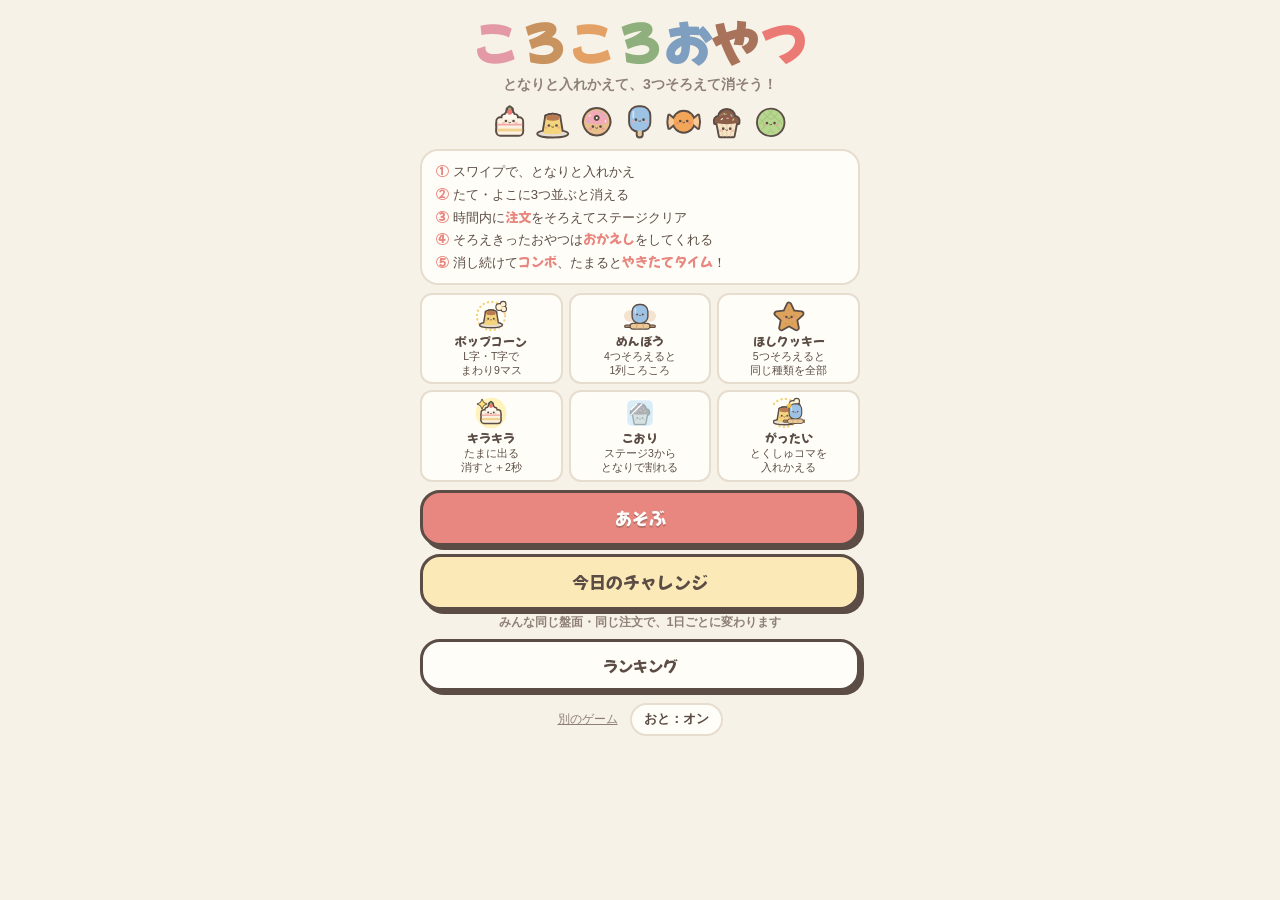
<file: korokoro.html>
<!doctype html>
<html lang="ja">
<head>
<meta charset="utf-8">
<script src="count.js" defer></script>
<meta name="viewport" content="width=device-width,initial-scale=1,viewport-fit=cover">
<meta name="theme-color" content="#f7f2e8">
<title>ころころおやつ</title>
<meta name="description" content="となりのおやつと入れかえて、3ついじょう並べて消すパズル。時間内にお客さんの注文をそろえて、ステージをどんどん進もう。注文をそろえきったおやつは「おかえし」をしてくれる。めんぼうでころころ、ポップコーンでぽんっ、消し続けるとやきたてタイム！">
<meta property="og:type" content="website">
<meta property="og:title" content="ころころおやつ">
<meta property="og:description" content="おやつを3つそろえて消すパズル。注文をこなして、あなたは何ステージまで行ける？">
<meta property="og:url" content="https://picoruno.com/korokoro.html">
<meta name="twitter:card" content="summary_large_image">
<meta property="og:image" content="https://picoruno.com/og-image.png">
<meta property="og:image:width" content="1200">
<meta property="og:image:height" content="630">
<meta name="twitter:image" content="https://picoruno.com/og-image.png">
<link rel="icon" href="data:image/svg+xml,%3Csvg xmlns='http://www.w3.org/2000/svg' viewBox='0 0 32 32'%3E%3Crect width='32' height='32' rx='8' fill='%23f7f2e8'/%3E%3Cpath d='M16 4q3 0 10 15q2 7-10 7q-12 0-10-7q7-15 10-15z' fill='%23fbf8f2' stroke='%235b4d45' stroke-width='1.6'/%3E%3Crect x='11' y='19' width='10' height='7' rx='1' fill='%234d4a48'/%3E%3Ccircle cx='13' cy='14' r='1.3' fill='%235b4d45'/%3E%3Ccircle cx='19' cy='14' r='1.3' fill='%235b4d45'/%3E%3C/svg%3E">
<link rel="preconnect" href="https://fonts.googleapis.com">
<link rel="preconnect" href="https://fonts.gstatic.com" crossorigin>
<link rel="stylesheet" href="https://fonts.googleapis.com/css2?family=Mochiy+Pop+One&family=Zen+Maru+Gothic:wght@500;700&display=swap">
<style>
/* Layout: one phone column. Title → play (status rows above an 8×8 board drawn on canvas) → result card made for screenshots. Muted picoruno palette, sweets with tiny faces. */
:root{
  --bg:#f7f2e8;
  --card:#fffdf8;
  --ink:#5b4d45;
  --sub:#8e8077;
  --line:#e6ddcf;
  --accent:#e8877f;    /* メイン：くすみコーラル */
  --egg:#fbe9b7;       /* サブ：たまご色 */
  --sky:#cfe3ef;       /* 共有：みずいろ */
  --leaf:#9cc58a;
  --gold:#e3c26b;
  --fever:#f3b65f;
  --pop:"Mochiy Pop One","Zen Maru Gothic",sans-serif;
  --body:"Zen Maru Gothic","Hiragino Maru Gothic ProN","Hiragino Sans",sans-serif;
  --box:clamp(256px,min(calc(100vw - 32px),calc(100svh - 290px)),440px);
  color-scheme:light;
}
html,body{margin:0;min-height:100%}
[hidden]{display:none!important}
body{background:var(--bg);color:var(--ink);font-family:var(--body);font-weight:500;
  -webkit-user-select:none;user-select:none;-webkit-touch-callout:none;
  -webkit-tap-highlight-color:transparent;-webkit-text-size-adjust:100%;overscroll-behavior:none}
button{font-family:inherit;color:inherit}
.wrap{max-width:472px;margin:0 auto;padding-block:max(12px,env(safe-area-inset-top)) max(20px,env(safe-area-inset-bottom));
  padding-left:max(16px,env(safe-area-inset-left,0px));padding-right:max(16px,env(safe-area-inset-right,0px));
  box-sizing:border-box;min-height:100svh;display:flex;flex-direction:column}
.screen{display:flex;flex-direction:column;align-items:center;flex:1;gap:12px}

.btn{display:inline-flex;align-items:center;justify-content:center;gap:10px;border:3px solid var(--ink);border-radius:20px;cursor:pointer;
  font-family:var(--pop);font-size:1.05rem;padding:12px 20px;min-height:56px;box-sizing:border-box;width:100%;
  background:var(--accent);color:#fff;text-shadow:0 2px 0 rgba(91,77,69,.35);box-shadow:4px 4px 0 var(--ink);
  transition:transform .08s,box-shadow .08s;text-decoration:none}
.btn:hover{transform:translate(-1px,-1px);box-shadow:5px 5px 0 var(--ink)}
.btn:active{transform:translate(3px,3px);box-shadow:1px 1px 0 var(--ink)}
.btn.light{background:var(--egg);color:var(--ink);text-shadow:none}
.btn.sky{background:var(--sky);color:var(--ink);text-shadow:none}
.btn.plain{background:var(--card);color:var(--ink);text-shadow:none;font-size:.95rem;min-height:48px}
.btn.dark{background:var(--ink);color:var(--card);text-shadow:none}
.btn:focus-visible,.iconbtn:focus-visible{outline:3px solid var(--gold);outline-offset:3px}
.iconbtn{border:2px solid var(--line);background:var(--card);border-radius:999px;padding:6px 12px;font-size:.8rem;cursor:pointer;font-weight:700;color:var(--ink)}
.row{display:flex;gap:10px;width:100%}
.row .btn{flex:1;min-width:0;font-size:.95rem;padding:12px 10px}

/* ---- タイトル ---- */
#title{gap:8px}
.logo{font-family:var(--pop);font-size:clamp(1.9rem,10.5vw,2.9rem);letter-spacing:.04em;margin:4px 0 0;line-height:1.1;text-align:center}
.logo span{display:inline-block;animation:hop 2.4s ease-in-out infinite;animation-delay:calc(var(--i)*.12s)}
.logo .c0{color:#e39aa6}.logo .c1{color:#c9935f}.logo .c2{color:#e3a165}.logo .c3{color:#8fb07c}.logo .c4{color:#7f9fc0}.logo .c5{color:#a8735a}.logo .c6{color:#ec7a74}
@keyframes hop{0%,60%,100%{transform:translateY(0)}30%{transform:translateY(-8px)}}
.catch{margin:0;color:var(--sub);font-weight:700;text-align:center;font-size:.88rem}
.parade{display:grid;grid-template-columns:repeat(7,1fr);gap:4px;width:100%;max-width:300px;margin:0}
.parade i{display:block;aspect-ratio:1;max-width:100%;animation:hop 1.8s ease-in-out infinite;animation-delay:calc(var(--i)*.15s)}
.parade svg{width:100%;height:100%;display:block}
.howto{background:var(--card);border:2px solid var(--line);border-radius:18px;padding:9px 14px;margin:0;font-size:.82rem;line-height:1.65;width:100%;box-sizing:border-box}
.howto b{font-family:var(--pop);font-weight:400;color:var(--accent)}
.specials{display:grid;grid-template-columns:1fr 1fr 1fr;gap:6px;width:100%}
.sp{background:var(--card);border:2px solid var(--line);border-radius:12px;padding:5px 4px;text-align:center;font-size:.66rem;line-height:1.35}
.sp svg{width:32px;height:32px;display:block;margin:0 auto 1px}
.sp b{display:block;font-family:var(--pop);font-weight:400;font-size:.74rem}
.best{font-family:var(--pop);font-size:.95rem;margin:0;color:var(--sub)}
.best:empty{display:none}
.dailyline{margin:-4px 0 0;font-size:.78rem;color:var(--sub);font-weight:700;text-align:center}
.foot{font-size:.75rem;color:var(--sub);margin:4px 0 0;display:flex;gap:12px;align-items:center}
.foot a{color:var(--sub)}

/* ---- プレイ ---- */
#play{gap:8px;margin-inline:-4px;--box:clamp(256px,min(calc(100vw - 40px),calc(100svh - 270px)),520px)}
.hud{display:flex;align-items:center;gap:8px;width:var(--box);max-width:100%}
.stage{font-family:var(--pop);font-size:1rem;background:var(--ink);color:var(--card);border-radius:999px;padding:4px 12px;white-space:nowrap}
.score{font-family:var(--pop);font-size:1.7rem;margin-left:auto;font-variant-numeric:tabular-nums}
.timebar{position:relative;width:var(--box);max-width:100%;height:20px;border:2.5px solid var(--ink);border-radius:999px;background:var(--card);overflow:hidden;box-sizing:border-box}
.timebar i{position:absolute;inset:0;transform-origin:left;background:var(--leaf);border-radius:999px}
.timebar.warn i{background:var(--accent);animation:blink .5s steps(2) infinite}
.timebar.frozen i{background:var(--fever)}
.timebar.chill i{background:#9cc2e4}
.timebar b{position:absolute;right:8px;top:50%;transform:translateY(-50%);font-size:.8rem;font-family:var(--pop);font-weight:400;font-variant-numeric:tabular-nums}
@keyframes blink{50%{opacity:.55}}
.order{display:flex;align-items:center;gap:8px;width:var(--box);max-width:100%;background:var(--card);border:2px dashed #d6c9b6;border-radius:14px;padding:4px 8px;box-sizing:border-box}
.order>span{font-family:var(--pop);font-size:.72rem;color:var(--sub);writing-mode:vertical-rl;letter-spacing:.1em}
.quota{display:grid;grid-auto-flow:column;grid-auto-columns:minmax(0,1fr);gap:4px;flex:1;min-width:0}
.q{position:relative;display:flex;flex-direction:column;align-items:center;justify-content:center;gap:1px;min-width:0;border-radius:10px;padding:3px 2px;transition:background .2s}
.q svg{width:min(46px,10.5vw);aspect-ratio:1;display:block;flex:none}
.q b{font-family:var(--pop);font-weight:400;font-size:1rem;line-height:1.1;font-variant-numeric:tabular-nums;white-space:nowrap}
.q b small{font-size:.65em;color:var(--sub)}
.q.done{background:#e6f1dc}
.q.done b{color:#5f8c50}
.q.bump{animation:bump .25s}
@keyframes bump{50%{transform:scale(1.12)}}
.meters{display:flex;align-items:center;gap:8px;width:var(--box);max-width:100%;min-height:26px}
.combo{font-family:var(--pop);font-size:1.2rem;min-width:7.5em;white-space:nowrap;font-variant-numeric:tabular-nums;opacity:.25;transition:opacity .15s}
.combo.on{opacity:1}
.combo small{font-size:.65em;margin-left:2px}
.fever{position:relative;flex:1;height:16px;border:2px solid var(--ink);border-radius:999px;background:var(--card);overflow:hidden}
.fever i{position:absolute;inset:0;transform-origin:left;transform:scaleX(0);background:linear-gradient(90deg,#f6d48a,var(--fever),#ec9b86)}
.fever.on i{animation:shine .6s linear infinite}
@keyframes shine{50%{filter:brightness(1.15)}}
.fevlabel{font-family:var(--pop);font-size:.8rem;color:var(--sub)}
.board{position:relative;width:var(--box);height:var(--box);max-width:100%;border:3px solid var(--ink);border-radius:18px;box-shadow:4px 4px 0 var(--ink);background:var(--card);overflow:hidden;box-sizing:border-box}
.board.fev{box-shadow:4px 4px 0 var(--ink),0 0 0 4px var(--fever)}
.board.shake{animation:shake .25s}
@keyframes shake{25%{transform:translate(-3px,2px)}50%{transform:translate(3px,-2px)}75%{transform:translate(-2px,-1px)}}
#cv{display:block;width:100%;height:100%;touch-action:none;cursor:pointer}
.banner{position:absolute;inset:0;display:flex;flex-direction:column;align-items:center;justify-content:center;pointer-events:none;text-align:center;padding:0 12px}
.banner p{margin:0;font-family:var(--pop);font-size:clamp(1.6rem,8.5vw,2.5rem);color:var(--card);
  -webkit-text-stroke:2px var(--ink);paint-order:stroke fill;text-shadow:3px 3px 0 var(--ink);animation:pop .35s cubic-bezier(.3,1.6,.6,1)}
.banner small{display:block;margin-top:6px;font-family:var(--pop);font-size:.95rem;color:var(--ink);background:var(--egg);border:2px solid var(--ink);border-radius:999px;padding:4px 14px;animation:pop .35s .1s both}
@keyframes pop{from{transform:scale(.4);opacity:0}}
.banner .bicon{display:block;width:76px;height:76px;margin-bottom:4px;animation:okhop .6s cubic-bezier(.3,1.6,.6,1) both}
.banner .bicon svg{width:100%;height:100%;display:block}
@keyframes okhop{0%{transform:translateY(30px) scale(.4);opacity:0}60%{transform:translateY(-10px) scale(1.08);opacity:1}100%{transform:none}}
.okbox{position:relative;width:170px;height:118px;margin-bottom:6px;animation:pop .3s cubic-bezier(.3,1.6,.6,1)}
.okbox>svg{position:absolute;left:0;width:100%;display:block}
.okbox .back{bottom:0}.okbox .front{bottom:0}
.okbox i{position:absolute;bottom:50px;width:46px;height:46px;left:var(--x);animation:dropin .5s calc(.15s + var(--j)*.13s) cubic-bezier(.3,1.5,.6,1) both}
.okbox i svg{width:100%;height:100%;display:block}
@keyframes dropin{0%{transform:translateY(-110px) rotate(-20deg);opacity:0}30%{opacity:1}100%{transform:none}}
.board.purun{animation:purun .55s}
@keyframes purun{20%{transform:scale(1.04,.95)}45%{transform:scale(.97,1.04)}70%{transform:scale(1.015,.99)}}
.ctrl{display:flex;gap:8px;width:var(--box);max-width:100%;justify-content:space-between}

/* ---- 結果 ---- */
.rcard{width:100%;background:var(--card);border:3px solid var(--ink);border-radius:24px;box-shadow:5px 5px 0 var(--ink);padding:18px 16px 14px;box-sizing:border-box;text-align:center}
.rhead{font-family:var(--pop);color:var(--sub);font-size:.9rem;margin:0}
.rlabel{margin:10px 0 0;color:var(--sub);font-weight:700;font-size:.9rem}
.rank{font-family:var(--pop);font-size:clamp(1.5rem,7.5vw,2.1rem);margin:2px 0 6px;text-wrap:balance}
.rbig{font-family:var(--pop);font-size:2.4rem;margin:0;font-variant-numeric:tabular-nums;line-height:1.1}
.rbig small{font-size:.45em;color:var(--sub);margin-left:4px}
.newbest{display:inline-block;background:var(--accent);color:#fff;font-family:var(--pop);font-size:.75rem;border-radius:999px;padding:2px 10px;margin-top:4px}
.rstats{display:grid;grid-template-columns:1fr 1fr 1fr;gap:6px;margin:12px 0 8px}
.rstats div{background:var(--bg);border-radius:12px;padding:6px 4px}
.rstats span{display:block;font-size:.7rem;color:var(--sub);font-weight:700}
.rstats b{font-family:var(--pop);font-weight:400;font-size:1.05rem;font-variant-numeric:tabular-nums}
.catches{display:grid;grid-template-columns:repeat(7,1fr);gap:4px}
.catches div{font-family:var(--pop);font-size:.75rem;font-variant-numeric:tabular-nums}
.catches svg{width:100%;aspect-ratio:1;display:block}
.fav{margin:10px 0 0;font-size:.85rem;font-weight:700;white-space:pre-line}
.site{margin:8px 0 0;font-size:.72rem;color:var(--sub)}

.modal{position:fixed;inset:0;background:rgba(62,51,45,.55);display:flex;align-items:center;justify-content:center;
  padding:16px max(16px,env(safe-area-inset-right,0px)) 16px max(16px,env(safe-area-inset-left,0px));z-index:10;overflow-y:auto}
.sheet{background:var(--card);border:3px solid var(--ink);border-radius:22px;padding:18px;width:100%;max-width:400px;box-sizing:border-box;display:flex;flex-direction:column;gap:10px;text-align:center}
.sheet h2{font-family:var(--pop);font-weight:400;font-size:1.2rem;margin:0}
.sheet img{-webkit-touch-callout:default;-webkit-user-select:auto;user-select:auto;width:100%;border-radius:14px;border:2px solid var(--line);aspect-ratio:1;background:var(--bg)}
.sheet p{margin:0;font-size:.8rem;color:var(--sub)}
.toast{position:fixed;left:50%;bottom:calc(24px + env(safe-area-inset-bottom));transform:translateX(-50%);background:var(--ink);color:var(--card);border-radius:999px;padding:10px 18px;font-size:.85rem;z-index:20;pointer-events:none;white-space:nowrap}
.rankbtn{min-height:48px;font-size:.95rem}
/* ---- ランキング ---- */
.rankbox{width:100%;background:var(--card);border:2px solid var(--line);border-radius:18px;padding:10px 12px;box-sizing:border-box;display:flex;flex-direction:column;gap:8px;text-align:center}
.rankbox .rmsg{margin:0;font-weight:700;font-size:.88rem}
.rankbox .rmsg b{font-family:var(--pop);font-weight:400;font-size:1.25rem;color:var(--accent)}
.rankbox .rsub{margin:0;font-size:.75rem;color:var(--sub)}
.nameform{display:flex;gap:8px;width:100%}
.nameform input{flex:1;min-width:0;font:inherit;font-weight:700;font-size:16px;color:var(--ink);background:var(--bg);border:2.5px solid var(--ink);border-radius:14px;padding:10px 12px;-webkit-user-select:text;user-select:text}
.nameform input:focus{outline:3px solid var(--gold);outline-offset:1px}
.nameform .btn{width:auto;flex:none;min-height:48px;font-size:.92rem;padding:8px 14px}
.nameerr{margin:0;font-size:.78rem;color:#c8443c;font-weight:700;min-height:1em}
.nameerr:empty{display:none}
.linkbtn{background:none;border:0;padding:0;font:inherit;font-size:.78rem;color:var(--sub);text-decoration:underline;cursor:pointer}
.rsheet{max-height:calc(100svh - 32px);gap:8px}
.tabs{display:grid;grid-template-columns:1fr 1fr;gap:6px}
.tabs button{border:2.5px solid var(--ink);border-radius:999px;background:var(--card);font-family:var(--pop);font-size:.85rem;padding:7px 4px;cursor:pointer}
.tabs button[aria-selected="true"]{background:var(--ink);color:var(--card)}
.rlist{list-style:none;margin:0;padding:0;overflow-y:auto;flex:1;min-height:120px;max-height:56svh;border:2px solid var(--line);border-radius:14px;text-align:left;-webkit-overflow-scrolling:touch}
.rlist li{display:grid;grid-template-columns:2.6em 1fr auto;align-items:center;gap:6px;padding:7px 10px;border-bottom:1.5px solid var(--line);font-size:.88rem}
.rlist li:last-child{border-bottom:0}
.rlist .no{font-family:var(--pop);text-align:center;font-variant-numeric:tabular-nums}
.rlist .nm{font-weight:700;overflow:hidden;text-overflow:ellipsis;white-space:nowrap}
.rlist .pt{font-family:var(--pop);font-variant-numeric:tabular-nums;text-align:right;line-height:1.1}
.rlist .pt small{display:block;font-family:var(--body);font-size:.68rem;color:var(--sub);font-weight:700}
.rlist .top1 .no{color:#c9a13b}.rlist .top2 .no{color:#9a9aa6}.rlist .top3 .no{color:#b9825a}
.rlist .me{background:var(--egg)}
.rlist .gap{display:block;text-align:center;color:var(--sub);padding:2px;border-bottom:1.5px solid var(--line)}
.rlist .empty{display:block;text-align:center;color:var(--sub);padding:28px 10px;line-height:1.7}
@media (prefers-reduced-motion:reduce){.logo span,.parade i,.banner .bicon,.okbox,.okbox i{animation:none}.board.shake,.board.purun{animation:none}}
</style>
</head>
<body>
<div class="wrap">

<!-- ===== タイトル ===== -->
<section class="screen" id="title">
  <h1 class="logo" id="logo">ころころおやつ</h1>
  <p class="catch">となりと入れかえて、3つそろえて消そう！</p>
  <div class="parade" id="parade" aria-hidden="true"></div>
  <p class="howto">
    <b>①</b> スワイプで、となりと入れかえ<br>
    <b>②</b> たて・よこに3つ並ぶと消える<br>
    <b>③</b> 時間内に<b>注文</b>をそろえてステージクリア<br>
    <b>④</b> そろえきったおやつは<b>おかえし</b>をしてくれる<br>
    <b>⑤</b> 消し続けて<b>コンボ</b>、たまると<b>やきたてタイム</b>！
  </p>
  <div class="specials" id="specials"></div>
  <button class="btn" id="startBtn" type="button">あそぶ</button>
  <p class="best" id="bestLine"></p>
  <button class="btn light" id="dailyBtn" type="button">今日のチャレンジ</button>
  <p class="dailyline" id="dailyLine"></p>
  <button class="btn plain rankbtn" id="rankBtn" type="button">ランキング</button>
  <p class="foot"><a href="https://picoruno.com/">別のゲーム</a><button class="iconbtn" id="muteBtn" type="button" aria-pressed="false">おと：オン</button></p>
</section>

<!-- ===== プレイ ===== -->
<section class="screen" id="play" hidden>
  <div class="hud">
    <span class="stage" id="stageLbl">ステージ 1</span>
    <span class="score" id="scoreLbl">0</span>
  </div>
  <div class="timebar" id="timebar" role="progressbar" aria-label="のこり時間"><i id="timeFill"></i><b id="timeTxt">40</b></div>
  <div class="order"><span>ちゅうもん</span><div class="quota" id="quota"></div></div>
  <div class="meters">
    <span class="combo" id="comboLbl">0<small>コンボ</small></span>
    <span class="fevlabel">やきたて</span>
    <div class="fever" id="feverBar" role="progressbar" aria-label="やきたてタイムのゲージ"><i id="feverFill"></i></div>
  </div>
  <div class="board" id="board">
    <canvas id="cv" aria-label="パズルの盤面"></canvas>
    <div class="banner" id="banner" hidden></div>
  </div>
  <div class="ctrl">
    <button class="iconbtn" id="pauseBtn" type="button">いちじ停止</button>
    <button class="iconbtn" id="muteBtn2" type="button" aria-pressed="false">おと：オン</button>
  </div>
</section>

<!-- ===== 結果 ===== -->
<section class="screen" id="result" hidden>
  <div class="rcard">
    <p class="rhead" id="rHead">ころころおやつ ・ けっか</p>
    <p class="rlabel">あなたの称号は…</p>
    <p class="rank" id="rRank"></p>
    <p class="rbig" id="rScore"></p>
    <span class="newbest" id="rNew" hidden>じこベスト更新！</span>
    <div class="rstats">
      <div><span>とうたつ</span><b id="rStage"></b></div>
      <div><span>さいだいコンボ</span><b id="rCombo"></b></div>
      <div><span>とくしゅコマ</span><b id="rSp"></b></div>
    </div>
    <div class="catches" id="rCatches"></div>
    <p class="fav" id="rFav"></p>
    <p class="site">#ころころおやつ ・ picoruno.</p>
  </div>
  <div class="rankbox" id="rankBox" hidden>
    <p class="rmsg" id="rankMsg"></p>
    <form class="nameform" id="nameForm" hidden autocomplete="off">
      <input id="nameInput" maxlength="10" placeholder="ニックネーム（10文字まで）" aria-label="ニックネーム" enterkeyhint="send">
      <button class="btn" type="submit" id="nameGo">のせる</button>
    </form>
    <p class="nameerr" id="nameErr"></p>
    <p class="rsub" id="rankSub"></p>
    <button class="btn plain rankbtn" id="rankBtn2" type="button">ランキングを見る</button>
  </div>
  <div class="row">
    <a class="btn dark" id="xBtn" href="https://twitter.com/intent/tweet" target="_blank" rel="noopener">𝕏 に投稿</a>
    <button class="btn sky" id="imgBtn" type="button">画像でシェア</button>
  </div>
  <button class="btn" id="againBtn" type="button">もういちど</button>
  <button class="btn plain" id="homeBtn" type="button">タイトルへ</button>
</section>

</div>

<div class="modal" id="pauseModal" hidden>
  <div class="sheet">
    <h2>いちじ停止中</h2>
    <button class="btn" id="resumeBtn" type="button">つづける</button>
    <button class="btn plain" id="giveupBtn" type="button">ここでおわる</button>
  </div>
</div>

<div class="modal" id="shareModal" hidden>
  <div class="sheet">
    <h2>結果の画像</h2>
    <img id="shareImg" alt="結果の画像">
    <p>スマホは画像を長押しでも保存できます</p>
    <button class="btn sky" id="shareGo" type="button">保存・シェアする</button>
    <button class="btn plain" id="copyTxt" type="button">シェア文をコピー</button>
    <button class="btn plain" id="shareClose" type="button">とじる</button>
  </div>
</div>
<div class="modal" id="rankModal" hidden>
  <div class="sheet rsheet" role="dialog" aria-modal="true" aria-labelledby="rankTitle">
    <h2 id="rankTitle">ランキング</h2>
    <div class="tabs" role="tablist">
      <button type="button" role="tab" id="tabAll" aria-selected="true">いつもの</button>
      <button type="button" role="tab" id="tabDaily" aria-selected="false">今日のチャレンジ</button>
    </div>
    <ol class="rlist" id="rankList"></ol>
    <p id="rankNote"></p>
    <form class="nameform" id="renameForm" hidden autocomplete="off">
      <input id="renameInput" maxlength="10" placeholder="新しいニックネーム" aria-label="新しいニックネーム" enterkeyhint="done">
      <button class="btn" type="submit">かえる</button>
    </form>
    <p class="nameerr" id="renameErr"></p>
    <button class="linkbtn" id="renameBtn" type="button" hidden>ニックネームをかえる</button>
    <button class="btn plain" id="rankClose" type="button">とじる</button>
  </div>
</div>
<div class="toast" id="toast" hidden></div>

<script>
'use strict';
const $=id=>document.getElementById(id);
const GAME_URL='https://picoruno.com/korokoro.html';
const LS={get(k,d){try{const v=localStorage.getItem(k);return v==null?d:JSON.parse(v)}catch(e){return d}},
  set(k,v){try{localStorage.setItem(k,JSON.stringify(v))}catch(e){}}};
const KEY_BEST='korokoro-best', KEY_MUTE='korokoro-mute';
const reduceMotion=matchMedia('(prefers-reduced-motion: reduce)').matches;

/* ===== おやつ（オリジナルのSVG。viewBox 0 0 100 100）。形と色の両方で見分けられるようにしています ===== */
const INK='#5b4d45';
// 絵柄：線なし・ハイライトなしのフラットな形に、点の目と小さな口
const eyes=(y,dx=11)=>`<circle cx="${50-dx}" cy="${y}" r="3.8" fill="${INK}"/><circle cx="${50+dx}" cy="${y}" r="3.8" fill="${INK}"/>`;
const cheeks=(y,dx,col)=>`<ellipse cx="${50-dx}" cy="${y}" rx="5" ry="3.2" fill="${col}" opacity=".75"/><ellipse cx="${50+dx}" cy="${y}" rx="5" ry="3.2" fill="${col}" opacity=".75"/>`;
const mouth=y=>`<path d="M47 ${y} q3 3 6 0" fill="none" stroke="${INK}" stroke-width="2.6" stroke-linecap="round"/>`;
const face=(y,dx=11,ck='#f19c9c')=>eyes(y,dx)+cheeks(y+6,dx+7,ck)+mouth(y+4);
const SWEETS=[
  {id:'cake',name:'ショートケーキ',emoji:'🍰',col:'#ec7a74',svg:
    `<rect x="14" y="40" width="72" height="48" rx="9" fill="#fbf1e0"/>
     <rect x="14" y="70" width="72" height="8" fill="#f2cf8a"/><rect x="14" y="56" width="72" height="5" fill="#f4a7a7"/>
     <path d="M30 42 q-4 -12 8 -12 q2 -8 12 -6 q10 -2 12 6 q12 0 8 12 Z" fill="#fff8ee"/>
     <path d="M50 30 C41 29 39 17 50 11 C61 17 59 29 50 30Z" fill="#ec7a74"/><path d="M44 13 L50 8 L56 13 L50 15 Z" fill="#8cc276"/>
     ${face(48,11,'#f7b0a8')}`},
  {id:'purin',name:'プリン',emoji:'🍮',col:'#f3d27a',svg:
    `<ellipse cx="50" cy="85" rx="42" ry="8" fill="#e6ddd0"/>
     <path d="M23 83 L31 34 Q50 25 69 34 L77 83 Q50 89 23 83 Z" fill="#f4d47c"/>
     <path d="M31 34 Q50 25 69 34 L67.4 44 Q50 50 32.6 44 Z" fill="#b97a52"/>
     ${face(61,11,'#f0a58a')}`},
  {id:'donut',name:'ドーナツ',emoji:'🍩',col:'#f2a9b8',svg:
    `<path fill-rule="evenodd" d="M50 13a37 37 0 1 0 .01 0Z M50 30a9 9 0 1 0 .01 0Z" fill="#e8bf8c"/>
     <path fill-rule="evenodd" d="M50 17a33 33 0 0 0 -33 33 q3 6 8 2 q5 6 10 1 q5 6 11 2 q5 5 11 1 q5 5 11 0 q6 4 10 -2 q4 4 5 -4 a33 33 0 0 0 -33 -33Z M50 30a9 9 0 1 0 .01 0Z" fill="#f2a9b8"/>
     <g stroke-width="3" stroke-linecap="round"><path d="M28 34 l4 -3" stroke="#fff6d6"/><path d="M70 30 l3 4" stroke="#9cc2e4"/><path d="M76 46 l-1 5" stroke="#fff6d6"/><path d="M24 48 l2 4" stroke="#9cc2e4"/><path d="M60 22 l4 1" stroke="#a9cc85"/></g>
     ${face(64,11,'#e98f9e')}`},
  {id:'soda',name:'ソーダアイス',emoji:'🍧',col:'#9cc2e4',svg:
    `<rect x="44" y="68" width="12" height="25" rx="6" fill="#e3c79c"/>
     <rect x="22" y="8" width="56" height="68" rx="24" fill="#9cc2e4"/>
     <rect x="29" y="18" width="5" height="22" rx="2.5" fill="#fff" opacity=".55"/>
     ${face(44,11,'#f2adb0')}`},
  {id:'ame',name:'あめ玉',emoji:'🍬',col:'#f2a65a',svg:
    `<path d="M30 50 L8 32 Q3 50 8 68 Z" fill="#f7c896"/><path d="M70 50 L92 32 Q97 50 92 68 Z" fill="#f7c896"/>
     <circle cx="50" cy="50" r="29" fill="#f2a65a"/>
     ${face(48,10,'#ea857c')}`},
  {id:'cupcake',name:'チョコカップケーキ',emoji:'🧁',col:'#8b5e4a',svg:
    `<path d="M22 50 L78 50 L70 92 L30 92 Z" fill="#f6e3c8"/>
     <path d="M36 52 L39 91 M50 52 L50 91 M64 52 L61 91" stroke="#ead0ab" stroke-width="3" stroke-linecap="round"/>
     <path d="M16 54 Q12 38 28 35 Q30 18 50 16 Q70 18 72 35 Q88 38 84 54 Q50 60 16 54 Z" fill="#8b5e4a"/>
     <path d="M30 32 q10 -6 20 -4" stroke="#a87660" stroke-width="4" stroke-linecap="round" fill="none"/>
     <g stroke-width="3.4" stroke-linecap="round"><path d="M34 44 l4 -3" stroke="#fff6d6"/><path d="M62 30 l3 4" stroke="#9cc2e4"/><path d="M50 40 l5 0" stroke="#f2a9b8"/><path d="M68 46 l2 -4" stroke="#f3d27a"/><path d="M42 26 l3 3" stroke="#a9cc85"/></g>
     ${face(70,10,'#f2b0a0')}`},
  {id:'melon',name:'メロンパン',emoji:'🍞',col:'#b7d68f',svg:
    `<circle cx="50" cy="52" r="37" fill="#b7d68f"/>
     <path d="M30 26 L76 72 M20 44 L58 82 M44 18 L82 56 M70 26 L24 72 M80 44 L42 82 M56 18 L18 56" stroke="#a5c77d" stroke-width="3" stroke-linecap="round"/>
     <ellipse cx="50" cy="58" rx="20" ry="14" fill="#b7d68f"/>
     ${face(54,11,'#ee9f8f')}`},
];
const NT=SWEETS.length;
// おかえし：注文の1種類をそろえきると、そのおやつがお礼にひと仕事してくれる（おやつごとにちがう）
const OKAESHI=[
  {name:'いちごのせ',desc:'キラキラが4つふえる'},
  {name:'ぷるるん',desc:'のこり時間 +4秒'},
  {name:'まんまるわっか',desc:'わっかの形に消える'},
  {name:'ひんやり',desc:'こおりが全部とけて、時間が4秒とまる'},
  {name:'おすそわけ',desc:'とくしゅコマが3つできる'},
  {name:'チョコスプレー',desc:'あちこち8マス消える'},
  {name:'あみあみ',desc:'ななめ2本が消える'},
];
// ほしクッキー：入れかえた相手と同じおやつを全部消す
const EGG_SVG=`<path class="thk" d="M50.0 15.0 L61.2 39.6 L88.0 42.6 L68.1 60.9 L73.5 87.4 L50.0 74.0 L26.5 87.4 L31.9 60.9 L12.0 42.6 L38.8 39.6 Z" fill="#dda35c" stroke="#dda35c" stroke-width="9" stroke-linejoin="round"/>
  <g fill="#c4874a"><circle cx="34" cy="49" r="2.2"/><circle cx="66" cy="49" r="2.2"/><circle cx="40" cy="74" r="2"/><circle cx="60" cy="74" r="2"/><circle cx="50" cy="30" r="2"/></g>
  ${face(53,8,'#ef9a86')}`;
// ふち線：同じ形を太いこげ茶の線で描いた影を、うしろに敷く（角も丸くつながる）
const OUTLINE=`<style>.ol *{fill:${INK}!important;stroke:${INK}!important;stroke-width:11px!important;stroke-linejoin:round!important;stroke-linecap:round!important;opacity:1!important}.ol .thk{stroke-width:20px!important}</style>`;
const svgOf=(i,extra='')=>`<svg xmlns="http://www.w3.org/2000/svg" viewBox="-7 -7 114 114" ${extra}><defs>${OUTLINE}</defs><g class="ol">${i<0?EGG_SVG:SWEETS[i].svg}</g>${i<0?EGG_SVG:SWEETS[i].svg}</svg>`;
const BOMB_RING=`<circle cx="50" cy="50" r="44" fill="none" stroke="#f3d27a" stroke-width="7" stroke-linecap="round" stroke-dasharray="1 13"/>`;
// ポップコーン（L字・T字でできる。まわり9マスをぽんっ）
const BOMB_STAR=`<g fill="${INK}"><circle cx="76" cy="22" r="12.5"/><circle cx="88" cy="13" r="10.5"/><circle cx="90" cy="28" r="10.5"/></g><g fill="#fff3d6"><circle cx="76" cy="22" r="9"/><circle cx="88" cy="13" r="7"/><circle cx="90" cy="28" r="7"/></g><circle cx="84" cy="22" r="2.6" fill="#f3d27a"/>`;
const BOMB_BADGE=`<svg xmlns="http://www.w3.org/2000/svg" viewBox="0 0 100 100">${BOMB_RING}</svg>`;

/* ===== 音 ===== */
let actx=null, muted=LS.get(KEY_MUTE,false);
function ac(){if(!actx){try{actx=new (window.AudioContext||window.webkitAudioContext)()}catch(e){}}if(actx&&actx.state==='suspended')actx.resume()}
function tone(f,d=.12,type='triangle',v=.16,when=0){
  if(muted||!actx) return;
  const t=actx.currentTime+when, o=actx.createOscillator(), g=actx.createGain();
  o.type=type; o.frequency.setValueAtTime(f,t); g.gain.setValueAtTime(v,t); g.gain.exponentialRampToValueAtTime(.0001,t+d);
  o.connect(g).connect(actx.destination); o.start(t); o.stop(t+d+.02);
}
function noise(d=.25,v=.18){
  if(muted||!actx) return;
  const n=actx.sampleRate*d|0, buf=actx.createBuffer(1,n,actx.sampleRate), ch=buf.getChannelData(0);
  for(let i=0;i<n;i++) ch[i]=(Math.random()*2-1)*Math.pow(1-i/n,2);
  const s=actx.createBufferSource(), g=actx.createGain(), f=actx.createBiquadFilter();
  f.type='lowpass'; f.frequency.value=900; s.buffer=buf; g.gain.value=v; s.connect(f).connect(g).connect(actx.destination); s.start();
}
const sfx={
  swap(){tone(520,.06,'sine',.08)},
  bad(){tone(180,.12,'square',.06);tone(150,.14,'square',.05,.08)},
  pop(n){const f=440*Math.pow(2,Math.min(n,24)/12);tone(f,.14,'triangle',.15);tone(f*1.5,.1,'sine',.06,.03)},
  boom(){noise(.18,.16);tone(180,.12,'sine',.16);sfx.popcorn()},
  egg(){[784,988,1175,1568,1976].forEach((f,i)=>tone(f,.16,'sine',.1,i*.04))},
  make(){tone(1047,.08,'sine',.1);tone(1568,.12,'sine',.08,.06)},
  line(){for(let i=0;i<7;i++){tone(330+i*70,.05,'triangle',.09,i*.035);tone(165+i*35,.06,'sine',.07,i*.035)}}, // めんぼうが ころころ
  okaeshi(i){const b=[523,587,659,698,784,880,988][i]||660;[1,1.25,1.5,2].forEach((m,k)=>tone(b*m,.16,'sine',.1,k*.07));tone(b*2,.3,'triangle',.06,.3)},
  popcorn(){for(let i=0;i<5;i++)tone(700+Math.random()*900,.035,'square',.035,i*.04+Math.random()*.02);noise(.12,.12)},
  ice(){tone(2093,.06,'sine',.07);tone(2637,.08,'sine',.05,.04)},
  gold(){tone(1319,.1,'sine',.1);tone(1760,.16,'sine',.08,.07)},
  clear(){[523,659,784,1047].forEach((f,i)=>tone(f,.18,'triangle',.14,i*.08))},
  fever(){[392,523,659,784,1047,1319].forEach((f,i)=>tone(f,.14,'square',.06,i*.05))},
  tick(){tone(880,.04,'sine',.05)},
  end(){[523,392,330,262].forEach((f,i)=>tone(f,.22,'triangle',.12,i*.14))},
};
/* ===== BGM（Web Audio で鳴らす小さなループ曲。ふだんの曲とフィーバーの曲） ===== */
const SONGS={
  normal:{bpm:112,lead:'triangle',lv:.055,
    mel:[76,79,84,79,76,79,81,79, 76,0,72,76,81,79,76,0, 77,81,84,81,79,77,76,77, 74,79,83,79,81,79,77,74],
    bass:[48,48,55,55,48,48,55,55, 45,45,52,52,45,45,52,52, 41,41,48,48,41,41,48,48, 43,43,50,50,43,43,50,50],
    hat:[0,1,0,1,0,1,0,1],kick:[1,0,0,0,1,0,0,0]},
  fever:{bpm:152,lead:'square',lv:.04,
    mel:[84,79,84,86,88,86,84,79, 81,76,81,84,88,84,81,76, 77,81,84,89,88,84,81,77, 79,83,86,91,89,86,83,79],
    bass:[48,60,48,60,48,60,48,60, 45,57,45,57,45,57,45,57, 41,53,41,53,41,53,41,53, 43,55,43,55,43,55,43,55],
    hat:[1,1,1,1,1,1,1,1],kick:[1,0,1,0,1,0,1,0]},
};
const BGM={on:false,mode:'normal',step:0,next:0,iv:0,bus:null};
const mtof=m=>440*Math.pow(2,(m-69)/12);
function bgmNote(f,t,d,type,v){
  const o=actx.createOscillator(),g=actx.createGain();
  o.type=type;o.frequency.setValueAtTime(f,t);g.gain.setValueAtTime(.0001,t);g.gain.linearRampToValueAtTime(v,t+.01);g.gain.exponentialRampToValueAtTime(.0001,t+d);
  o.connect(g).connect(BGM.bus);o.start(t);o.stop(t+d+.02);
}
function bgmHat(t,v){
  const n=actx.sampleRate*.04|0,b=actx.createBuffer(1,n,actx.sampleRate),ch=b.getChannelData(0);
  for(let i=0;i<n;i++)ch[i]=(Math.random()*2-1)*(1-i/n);
  const s=actx.createBufferSource(),f=actx.createBiquadFilter(),g=actx.createGain();
  f.type='highpass';f.frequency.value=6000;g.gain.value=v;s.buffer=b;s.connect(f).connect(g).connect(BGM.bus);s.start(t);
}
function bgmKick(t,v){
  const o=actx.createOscillator(),g=actx.createGain();
  o.frequency.setValueAtTime(150,t);o.frequency.exponentialRampToValueAtTime(45,t+.12);
  g.gain.setValueAtTime(v,t);g.gain.exponentialRampToValueAtTime(.0001,t+.15);o.connect(g).connect(BGM.bus);o.start(t);o.stop(t+.17);
}
function bgmTick(){
  if(!BGM.on||!actx) return;
  const S=SONGS[BGM.mode], dur=60/S.bpm/2;
  if(BGM.next<actx.currentTime) BGM.next=actx.currentTime+.05;
  while(BGM.next<actx.currentTime+.15){
    const i=BGM.step%32, t=BGM.next;
    if(S.mel[i]) bgmNote(mtof(S.mel[i]),t,dur*.9,S.lead,S.lv);
    if(i%2===0||BGM.mode==='fever') bgmNote(mtof(S.bass[i]),t,dur*(BGM.mode==='fever'?.8:1.8),'sine',.09);
    if(S.hat[i%8]) bgmHat(t,BGM.mode==='fever'?.05:.03);
    if(S.kick[i%8]) bgmKick(t,BGM.mode==='fever'?.16:.11);
    BGM.step++; BGM.next+=dur;
  }
}
function bgmPlay(mode){
  if(mode) {if(mode!==BGM.mode){BGM.mode=mode;BGM.step=0}}
  if(muted||!actx){BGM.on=false;return}
  if(!BGM.bus){BGM.bus=actx.createGain();BGM.bus.gain.value=.8;BGM.bus.connect(actx.destination)}
  if(!BGM.on){BGM.on=true;BGM.next=actx.currentTime+.05;clearInterval(BGM.iv);BGM.iv=setInterval(bgmTick,25)}
}
function bgmStop(){BGM.on=false;clearInterval(BGM.iv)}
function setMuteLabel(){['muteBtn','muteBtn2'].forEach(id=>{$(id).textContent='おと：'+(muted?'オフ':'オン');$(id).setAttribute('aria-pressed',String(muted))})}

/* ===== ルール ===== */
const N=8, TIME_MAX=40, CLEAR_BONUS=20, COMBO_WIN=2.2, FEVER_TIME=8, GOLD_RATE=.035;
// 注文：ステージごとに 3〜5 種類のおやつを、それぞれ何個か
const orderKinds=s=>Math.min(3+Math.floor((s-1)/2),5);
const orderCount=s=>Math.min(8+s*2,26);
const drainFor=s=>1+Math.max(0,s-1)*.06;             // 面が進むと時間が早く減る
const RANKS=[ // 到達ステージで称号
  [1,'つまみぐい見習い'],[2,'おやつ係'],[3,'おやつ好き'],[4,'見習いパティシエ'],[5,'パティシエ'],
  [6,'人気パティシエ'],[7,'おやつ名人'],[8,'おやつ大臣'],[10,'おやつの神さま'],[12,'伝説のおやつ職人'],
];
const rankOf=s=>{let r=RANKS[0][1];for(const [n,name] of RANKS) if(s>=n) r=name;return r};

/* ===== 乱数：今日のチャレンジは日付から作った乱数で、みんな同じ盤面・同じ注文になる ===== */
function seeded(seed){let a=seed>>>0;return()=>{a=a+0x6D2B79F5|0;let t=Math.imul(a^a>>>15,1|a);t=t+Math.imul(t^t>>>7,61|t)^t;return((t^t>>>14)>>>0)/4294967296}}
const jstDate=()=>new Date(Date.now()+9*3600e3).toISOString().slice(0,10);
const dateSeed=d=>[...d].reduce((h,ch)=>Math.imul(h^ch.charCodeAt(0),16777619),2166136261);
let rnd=Math.random, rndOrder=Math.random;
const KEY_DAILY='korokoro-daily';

/* ===== 状態 ===== */
let G=null, uid=0;
function newTile(t,r,c,y,gold=false){return {t,r,c,x:c,y:y==null?r:y,vy:0,s:1,pop:-1,id:++uid,sq:0,sqA:0,sqT:0,dx:0,dy:0,sp:t<0?2:0,gold,grow:0,ice:0}}
function makeOrder(s){
  const k=orderKinds(s), n=orderCount(s), ids=[...Array(NT).keys()].map(i=>[rndOrder(),i]).sort((a,b)=>a[0]-b[0]).map(x=>x[1]).slice(0,k).sort((a,b)=>a-b);
  const q=Array(NT).fill(0); ids.forEach(i=>q[i]=n); return q;
}
function freshState(mode){
  return {mode,lines:0,stage:1,score:0,time:TIME_MAX,quota:makeOrder(1),caught:Array(NT).fill(0),
    combo:0,comboT:0,maxCombo:0,fever:0,feverT:0,fevers:0,bombs:0,eggs:0,busy:false,over:false,paused:false,idle:0,hint:null,
    sel:null,clock:0,grid:null,fx:[],texts:[],timers:[],tick:0,banner:0,stageClearPending:false,thanks:[],oks:0,chill:0,kinds:[]};
}

/* ===== 盤面 ===== */
function randType(){
  // 注文に入っているおやつは少しだけ出やすい
  const w=G.quota.map(q=>q>0?1.15:.85), sum=w.reduce((a,b)=>a+b,0);
  let x=rnd()*sum; for(let i=0;i<NT;i++){x-=w[i];if(x<0)return i} return NT-1;
}
function at(r,c){return r>=0&&r<N&&c>=0&&c<N?G.grid[r][c]:null}
function typeAt(r,c){const t=at(r,c);return t?t.t:-1}
function fillBoard(){
  G.grid=[];
  for(let r=0;r<N;r++){G.grid.push([]);for(let c=0;c<N;c++){
    let t; do{t=Math.floor(rnd()*NT)}while((c>=2&&typeAt(r,c-1)===t&&typeAt(r,c-2)===t)||(r>=2&&typeAt(r-1,c)===t&&typeAt(r-2,c)===t));
    G.grid[r].push(newTile(t,r,c,r-N-1-(N-r)*.15));
  }}
  if(!findMove()) fillBoard();
}
function findMatches(){
  const groups=[];
  for(let r=0;r<N;r++){let c=0;while(c<N){const t=typeAt(r,c);let e=c+1;while(e<N&&typeAt(r,e)===t)e++;
    if(t>=0&&e-c>=3){const g=[];for(let k=c;k<e;k++)g.push([r,k]);groups.push({t,cells:g})} c=e}}
  for(let c=0;c<N;c++){let r=0;while(r<N){const t=typeAt(r,c);let e=r+1;while(e<N&&typeAt(e,c)===t)e++;
    if(t>=0&&e-r>=3){const g=[];for(let k=r;k<e;k++)g.push([k,c]);groups.push({t,cells:g})} r=e}}
  return groups;
}
function lineAt(r,c){ // (r,c) を含む3連以上があるか
  const t=typeAt(r,c); if(t<0) return false;
  let h=1;for(let k=c-1;typeAt(r,k)===t;k--)h++;for(let k=c+1;typeAt(r,k)===t;k++)h++;
  let v=1;for(let k=r-1;typeAt(k,c)===t;k--)v++;for(let k=r+1;typeAt(k,c)===t;k++)v++;
  return h>=3||v>=3;
}
function rawSwap(a,b){const A=G.grid[a[0]][a[1]],B=G.grid[b[0]][b[1]];G.grid[a[0]][a[1]]=B;G.grid[b[0]][b[1]]=A;
  if(A){A.r=b[0];A.c=b[1]} if(B){B.r=a[0];B.c=a[1]}}
function findMove(){
  const opts=[];
  for(let r=0;r<N;r++)for(let c=0;c<N;c++)for(const [dr,dc] of [[0,1],[1,0]]){
    const r2=r+dr,c2=c+dc; if(r2>=N||c2>=N) continue;
    const A=at(r,c),B=at(r2,c2); if(!A||!B||A.ice||B.ice) continue;
    if(A.sp===2||B.sp===2||(A.sp&&B.sp)){opts.push([[r,c],[r2,c2]]);continue}
    if(A.t===B.t) continue;
    rawSwap([r,c],[r2,c2]); const ok=lineAt(r,c)||lineAt(r2,c2); rawSwap([r,c],[r2,c2]);
    if(ok) opts.push([[r,c],[r2,c2]]);
  }
  return opts.length?opts[Math.floor(Math.random()*opts.length)]:null;
}

/* ===== 時間（ゲーム内時計。いちじ停止で止まる） ===== */
function wait(sec){return new Promise(res=>G.timers.push({t:G.clock+sec,res}))}
function settled(){for(const row of G.grid)for(const t of row){if(t&&(t.y!==t.r||t.x!==t.c||t.tw))return false}return true}
function waitSettle(){const g=G;return new Promise(res=>{const chk=()=>{if(G!==g||settled())res();else g.timers.push({t:g.clock+.016,res:chk})};chk()})}
function tween(t,dur,ease){t.tw={fx:t.x+(t.dx||0),fy:t.y+(t.dy||0),t:0,d:dur,e:ease||'io'};t.dx=t.dy=0;t.x=t.tw.fx;t.y=t.tw.fy}
// なめらかに動かすためのイージング
const EASE={
  io:p=>p<.5?4*p*p*p:1-Math.pow(-2*p+2,3)/2,           // ゆっくり→はやく→ゆっくり
  back:p=>{const k=1.35;return 1+(k+1)*Math.pow(p-1,3)+k*Math.pow(p-1,2)}, // ちょっと行きすぎて戻る
};

/* ===== 特殊コマの範囲 ===== */
// sp: 1=ポップコーン(3×3) 2=ほしクッキー 3=よこめんぼう 4=たてめんぼう
const area=(r,c,d)=>{const o=[];for(let i=r-d;i<=r+d;i++)for(let j=c-d;j<=c+d;j++)if(i>=0&&i<N&&j>=0&&j<N)o.push([i,j]);return o};
const rowCells=r=>[...Array(N).keys()].map(c=>[r,c]);
const colCells=c=>[...Array(N).keys()].map(r=>[r,c]);
const SP_RANK={0:0,3:1,4:1,1:2,2:3};

/* ===== 1手 ===== */
async function trySwap(a,b){
  if(G.busy||G.over||G.paused) return;
  const A=at(...a),B=at(...b); if(!A||!B) return;
  if(A.ice||B.ice){sfx.bad(); G.sel=null; return}
  const g=G;
  G.busy=true; G.sel=null; G.hint=null; G.idle=0; sfx.swap();
  rawSwap(a,b); tween(A,.17,'back'); tween(B,.17,'back'); await waitSettle();
  if(G!==g) return;
  if(A.sp===2||B.sp===2){
    // ほしクッキー：相手と同じおやつを全部。ほしクッキー同士なら盤面ぜんぶ。
    // 相手がボム・ラインなら、同じおやつが全部その特殊コマに変わって一気に発動
    const other=A.sp===2?B:A, cells=[];
    for(let r=0;r<N;r++)for(let c=0;c<N;c++){const t=G.grid[r][c];
      if(t===A||t===B||(other.sp===2?true:(t.t===other.t&&t.sp!==2))) cells.push([r,c])}
    if(other.sp&&other.sp!==2){
      for(const [r,c] of cells){const t=G.grid[r][c]; if(t!==A&&t!==B&&t.t===other.t){t.sp=other.sp===1?1:(rnd()<.5?3:4);t.grow=1}}
      showBanner('がったい！','',.8); sfx.make(); await wait(.35); if(G!==g) return;
    }
    sfx.egg(); shake();
    await resolve([a,b],cells);
  }else if(A.sp&&B.sp){
    // 特殊コマどうしの合体技
    const [r,c]=b, s1=A.sp, s2=B.sp; let cells;
    if(s1===1&&s2===1) cells=area(r,c,2);
    else if(s1===1||s2===1){cells=[];for(let i=-1;i<=1;i++){cells.push(...rowCells(Math.min(N-1,Math.max(0,r+i))),...colCells(Math.min(N-1,Math.max(0,c+i))))}}
    else cells=[...rowCells(r),...colCells(c)];
    A.sp=0; B.sp=0;
    showBanner('がったい！','',.8); sfx.boom(); shake();
    if(s1!==1||s2!==1) beam(true,r,c), beam(false,c,r);
    await resolve([a,b],cells,b);
  }else if(!(lineAt(...a)||lineAt(...b))){
    sfx.bad(); await wait(.05); if(G!==g) return; rawSwap(a,b); tween(A,.2,'back'); tween(B,.2,'back'); await waitSettle();
    if(G!==g) return;
    G.busy=false; return;
  }else await resolve([a,b],null);
  if(G!==g) return;
  G.busy=false; G.idle=0;
  if(G.stageClearPending) await stageClear();
  if(G===g&&G.time<=0) endGame();
}
async function resolve(moved,preset,origin){
  const g=G, movedKeys=new Set(moved.map(([r,c])=>r*N+c));
  let first=true;
  while(G===g){
    const groups=preset?[]:findMatches();
    if(!preset&&!groups.length){
      // れんさが止まったら、注文をそろえきったおやつの「おかえし」
      if(!G.thanks.length) break;
      const cells=await okaeshi(G.thanks.shift());
      if(G!==g) return;
      if(cells.length) preset=cells;
      continue;
    }
    const gone=new Map(), make=new Map(), keep=new Set(), flying=new Map();
    if(preset){
      preset.forEach(([r,c])=>{gone.set(r*N+c,[r,c]); if(origin) flying.set(r*N+c,[r,c,origin[0],origin[1]])});
      origin=null;
      G.combo++; G.comboT=COMBO_WIN; G.maxCombo=Math.max(G.maxCombo,G.combo);
      let er=0,ec=0; preset.forEach(([r,c])=>{er+=r;ec+=c}); er/=preset.length; ec/=preset.length;
      addScore(150*preset.length,ec,er);
      preset=null;
    }
    // 2本のラインが重なったマス（L字・T字）
    const cnt=new Map();
    groups.forEach(gr=>gr.cells.forEach(([r,c])=>cnt.set(r*N+c,(cnt.get(r*N+c)||0)+1)));
    for(const gr of groups){
      G.combo++; G.comboT=COMBO_WIN; G.maxCombo=Math.max(G.maxCombo,G.combo);
      const len=gr.cells.length;
      let cr=0,cc=0; gr.cells.forEach(([r,c])=>{cr+=r;cc+=c}); cr/=len; cc/=len;
      addScore(100+(len-3)*120,cc,cr);
      if(len>=4){
        // 4つでライン（そろえた向きの1列）、5つでほしクッキー。動かしたマスがあればそこに、なければ真ん中に
        const pick=(first&&gr.cells.find(([r,c])=>movedKeys.has(r*N+c)))||gr.cells.find(([r,c])=>cnt.get(r*N+c)>1)||gr.cells[len>>1];
        const k=pick[0]*N+pick[1], sp=len>=5?2:(gr.cells[0][0]===gr.cells[1][0]?3:4);
        if(SP_RANK[sp]>SP_RANK[make.get(k)||0]) make.set(k,sp);
      }
      if(G.feverT<=0){G.fever=Math.min(100,G.fever+3+Math.min(G.combo,20)*.2+(len-3)*4); if(G.fever>=100) startFever()}
      for(const [r,c] of gr.cells) gone.set(r*N+c,[r,c]);
    }
    // L字・T字はボム
    for(const [k,n] of cnt) if(n>1&&SP_RANK[1]>SP_RANK[make.get(k)||0]) make.set(k,1);
    // ボム（3×3）・ライン（1列）の発動。巻きこんだ特殊コマも連鎖
    const queue=[...gone.values()], blasted=new Set();
    let booms=0, zips=0;
    while(queue.length){
      const [r,c]=queue.pop(), t=G.grid[r][c];
      if(!t||!(t.sp===1||t.sp===3||t.sp===4)||blasted.has(t.id)) continue;
      blasted.add(t.id); if(!flying.has(r*N+c)) flying.set(r*N+c,[r,c]);
      const cells=t.sp===1?area(r,c,1):t.sp===3?rowCells(r):colCells(c);
      if(t.sp===1){booms++; ring(c,r)} else {zips++; beam(t.sp===3,t.sp===3?r:c,t.sp===3?c:r)}
      for(const [rr,cc] of cells){
        const n=at(rr,cc),k=rr*N+cc;
        if(!n||n.sp===2||gone.has(k)) continue;
        gone.set(k,[rr,cc]); queue.push([rr,cc]); addScore(40,cc,rr,true); if(!flying.has(k)) flying.set(k,[rr,cc,r,c]);
      }
    }
    if(booms){sfx.boom(); shake(); if(navigator.vibrate)try{navigator.vibrate(30)}catch(_){}}
    if(zips){sfx.line(); if(!booms) shake()}
    // 発動した特殊コマの場所には、新しい特殊コマを作らない
    for(const k of make.keys()){const r=Math.floor(k/N),c=k%N,t=G.grid[r][c]; if(t&&blasted.has(t.id)) make.delete(k)}
    sfx.pop(G.combo);
    for(const [k,[r,c]] of gone){
      const t=G.grid[r][c]; if(!t) continue;
      if(t.ice){t.ice=0; keep.add(k); crack(c,r); continue}  // こおりは割れるだけ
      if(t.t>=0){G.caught[t.t]++; if(G.quota[t.t]>0){G.quota[t.t]--; bumpQuota(t.t); if(!G.quota[t.t]) G.thanks.push(t.t)}}
      if(t.gold){t.gold=false; goldBonus(c,r)}
      if(make.has(k)) continue;
      if(flying.has(k)){const f=flying.get(k); fling(t,f[2]==null?r:f[2],f[3]==null?c:f[3]); t.pop=1}
      else{t.pop=0; burst(c,r,t.t>=0?SWEETS[t.t].col:'#f3d27a')}
    }
    // となりのおやつが消えたら、こおりもとける
    for(const k of gone.keys()){
      if(keep.has(k)) continue;
      const r=Math.floor(k/N),c=k%N;
      for(const [rr,cc] of [[r-1,c],[r+1,c],[r,c-1],[r,c+1]]){
        const n=at(rr,cc); if(!n||!n.ice||gone.has(rr*N+cc)) continue;
        n.ice=0; crack(cc,rr);
      }
    }
    if(G.quota.every(q=>q<=0)) G.stageClearPending=true;
    renderHud();
    await wait(.2);
    if(G!==g) return;
    for(const [k,[r,c]] of gone){
      if(make.has(k)){const t=G.grid[r][c], sp=make.get(k); t.sp=sp; t.ice=0; if(sp===2){t.t=-1; G.eggs++} else if(sp===1) G.bombs++; else G.lines++; t.grow=1; continue}
      if(keep.has(k)) continue;
      G.grid[r][c]=null;
    }
    if(make.size) sfx.make();
    gravity();
    await waitSettle();
    first=false;
  }
  if(G===g&&!findMove()) await shuffle();
}
async function okaeshi(i){
  const g=G, O=OKAESHI[i];
  G.oks++;
  showBanner('おかえし！',`${SWEETS[i].name}の「${O.name}」`,1.1,svgOf(i));
  sfx.okaeshi(i);
  await wait(.6); if(G!==g) return [];
  const all=G.grid.flat().filter(Boolean), free=all.filter(t=>!t.sp&&!t.ice&&!t.gold);
  const pickN=(arr,n)=>{const a=arr.slice(),o=[];while(o.length<n&&a.length)o.push(a.splice(Math.floor(rnd()*a.length),1)[0]);return o};
  const cellsOf=f=>all.filter(t=>t.sp!==2&&f(t.r,t.c)).map(t=>[t.r,t.c]);
  let cells=[];
  if(i===0){pickN(free,4).forEach(t=>{t.gold=true;t.grow=1;burst(t.c,t.r,'#ec7a74')}); sfx.gold()}
  else if(i===1){G.time=Math.min(TIME_MAX,G.time+4); addText('+4秒',3.5,3.5,'#b98a2f'); purun()}
  else if(i===2) cells=cellsOf((r,c)=>Math.max(Math.abs(r-3.5),Math.abs(c-3.5))===1.5);
  else if(i===3){all.forEach(t=>{if(t.ice){t.ice=0;crack(t.c,t.r)}}); G.chill=4; addText('4秒ストップ',3.5,3.5,'#5d8fb8')}
  else if(i===4){pickN(free,3).forEach((t,k)=>{t.sp=k===0?1:(rnd()<.5?3:4);t.grow=1}); sfx.make()}
  else if(i===5) cells=pickN(all.filter(t=>t.sp!==2),8).map(t=>[t.r,t.c]);
  else if(i===6) cells=cellsOf((r,c)=>r===c||r+c===N-1);
  if(i===5) cells.forEach(([r,c])=>burst(c,r,'#8b5e4a'));
  if(cells.length){shake(); sfx.boom()}
  else{await wait(.35); if(G!==g) return []}
  return cells;
}
function purun(){if(reduceMotion)return;const b=$('board');b.classList.remove('purun');void b.offsetWidth;b.classList.add('purun')}
function addScore(base,c,r,quiet){
  const pts=Math.round(base*(1+Math.min(G.combo,60)*.1)*(G.feverT>0?2:1)/10)*10;
  G.score+=pts; if(!quiet) addText(`+${pts}`,c,r,INK);
}
function goldBonus(c,r){
  G.score+=500; sfx.gold();
  if(G.feverT<=0){G.time=Math.min(TIME_MAX,G.time+2); addText('+2秒',c,r+.5,'#b98a2f')}
  else addText('+500',c,r+.5,'#b98a2f');
}
function gravity(){
  for(let c=0;c<N;c++){
    let w=N-1;
    for(let r=N-1;r>=0;r--){const t=G.grid[r][c]; if(t){if(w!==r){G.grid[w][c]=t;G.grid[r][c]=null;t.r=w} w--}}
    const k=w+1;
    for(let r=w;r>=0;r--) G.grid[r][c]=newTile(randType(),r,c,r-k-.3,rnd()<GOLD_RATE);
  }
}
async function shuffle(){
  const g=G;
  showBanner('シャッフル！','',.9);
  await wait(.5);
  if(G!==g) return;
  const tiles=G.grid.flat();
  let tries=0;
  do{
    for(let i=tiles.length-1;i>0;i--){const j=Math.floor(rnd()*(i+1));[tiles[i],tiles[j]]=[tiles[j],tiles[i]]}
    tiles.forEach((t,i)=>{const r=Math.floor(i/N),c=i%N;G.grid[r][c]=t;t.r=r;t.c=c});
    tries++;
  }while((findMatches().length||!findMove())&&tries<200);
  if(tries>=200){const old=G.grid; fillBoard(); G.grid.flat().forEach(t=>{t.y=old[t.r][t.c].y;t.x=old[t.r][t.c].x})}
  G.grid.flat().forEach(t=>tween(t,.35));
  await waitSettle();
}
// こおり：ステージ3から。動かせないけれど、そろえたりボムに巻きこんだりすると割れる
function freeze(stage){
  if(stage<3) return 0;
  const want=Math.min(2+(stage-3)*2,12), now=G.grid.flat().filter(t=>t.ice).length;
  const cand=G.grid.flat().filter(t=>!t.ice&&!t.sp&&!t.gold);
  let n=0;
  while(n<want-now&&cand.length){const i=Math.floor(rndOrder()*cand.length);cand.splice(i,1)[0].ice=1;n++}
  if(n) sfx.ice();
  return n;
}
function startFever(){
  G.feverT=FEVER_TIME; G.fevers++; G.fever=100; sfx.fever(); bgmPlay('fever');
  showBanner('やきたてタイム！','スコア2倍・時間ストップ',1.1);
  $('board').classList.add('fev'); $('feverBar').classList.add('on');
}
async function stageClear(){
  const g=G;
  G.stageClearPending=false; G.busy=true;
  const bonus=1000*G.stage;
  G.score+=bonus; sfx.clear();
  const add=Math.min(CLEAR_BONUS,TIME_MAX-G.time);
  G.time=Math.min(TIME_MAX,G.time+CLEAR_BONUS);
  showBanner('おまちどおさま！',`ステージ${G.stage} クリア ・ +${bonus.toLocaleString()}点${add>=1?` ・ +${Math.round(add)}秒`:''}`,1.7,boxHtml(G.kinds));
  G.banner=1.7;
  await wait(1.7);
  if(G!==g) return;
  G.stage++; G.quota=makeOrder(G.stage);
  buildQuota(); renderHud();
  const iced=freeze(G.stage);
  showBanner(`ステージ${G.stage}`,iced?'こおりが出たよ！となりを消すととける':'新しい注文がきたよ',iced?1.4:1); G.banner=iced?1.4:1;
  await wait(G.banner>0?G.banner:1);
  if(G!==g) return;
  if(!findMove()) await shuffle();
  G.busy=false; G.idle=0;
}

/* ===== 演出 ===== */
function addText(s,c,r,col){G.texts.push({s,x:c+.5,y:r+.5,t:0,col})}
function burst(c,r,col){
  if(reduceMotion) return;
  for(let i=0;i<6;i++){const a=Math.random()*Math.PI*2,v=1.5+Math.random()*2.5;
    G.fx.push({x:c+.5,y:r+.5,vx:Math.cos(a)*v,vy:Math.sin(a)*v-1.5,t:0,life:.5+Math.random()*.3,col,sz:.07+Math.random()*.06})}
}
// ボムで弾け飛ぶおやつ：盤面の外まで飛んでいけるよう、画面いっぱいの別キャンバスに描く
const fxcv=document.createElement('canvas'), fxc=fxcv.getContext('2d');
fxcv.style.cssText='position:fixed;inset:0;width:100vw;height:100vh;pointer-events:none;z-index:5';
fxcv.setAttribute('aria-hidden','true'); document.body.appendChild(fxcv);
let flies=[];
function fling(t,br,bc){
  const rect=cv.getBoundingClientRect();
  const x=rect.left+(t.x+.5)*cell, y=rect.top+(t.y+.5)*cell;
  let dx=t.c-bc, dy=t.r-br; if(!dx&&!dy){dx=(Math.random()-.5)*.6;dy=-1}
  const len=Math.hypot(dx,dy)||1, sp=(6+Math.random()*5)*cell;
  flies.push({typ:t.t,x,y,vx:dx/len*sp+(Math.random()-.5)*cell*2,vy:dy/len*sp-(4+Math.random()*4)*cell,rot:0,vr:(Math.random()<.5?-1:1)*(6+Math.random()*10),t:0,life:1.1,s:1});
  if(!reduceMotion){
    const col=t.t>=0?SWEETS[t.t].col:'#f3d27a';
    for(let i=0;i<5;i++){const a=Math.random()*Math.PI*2,v=(2+Math.random()*4)*cell;
      flies.push({drop:true,col,x,y,vx:Math.cos(a)*v,vy:Math.sin(a)*v-2*cell,t:0,life:.6+Math.random()*.3,r:cell*(.06+Math.random()*.07)})}
  }
}
function drawFlies(dt){
  const W=innerWidth,H=innerHeight,d=Math.min(devicePixelRatio||1,3);
  if(fxcv.width!==Math.round(W*d)||fxcv.height!==Math.round(H*d)){fxcv.width=Math.round(W*d);fxcv.height=Math.round(H*d)}
  if(!flies.length&&!fxcv._dirty) return;
  fxc.setTransform(d,0,0,d,0,0); fxc.clearRect(0,0,W,H); fxcv._dirty=flies.length>0;
  for(const f of flies){
    f.t+=dt; f.x+=f.vx*dt; f.y+=f.vy*dt; f.vy+=22*cell*dt;
    fxc.globalAlpha=Math.max(0,Math.min(1,(f.life-f.t)/(f.life*.35)));
    if(f.drop){fxc.fillStyle=f.col;fxc.beginPath();fxc.arc(f.x,f.y,f.r,0,7);fxc.fill();continue}
    f.rot+=f.vr*dt; f.s=1+.25*Math.min(1,f.t*4);
    const sp=f.typ<0?eggSprite:sprites[f.typ], w=cell*1.04*f.s;
    fxc.save();fxc.translate(f.x,f.y);fxc.rotate(f.rot);
    if(sp&&sp.width) fxc.drawImage(sp,-w/2,-w/2,w,w);
    fxc.restore();
  }
  fxc.globalAlpha=1;
  flies=flies.filter(f=>f.t<f.life&&f.y<H+cell*2);
}
function ring(c,r){G.fx.push({ring:true,x:c+.5,y:r+.5,t:0,life:.35})}
function beam(horiz,i,from){G.fx.push({beam:true,horiz,i,from:from==null?3.5:from,t:0,life:.55})}
function crack(c,r){sfx.ice(); if(reduceMotion) return;
  for(let i=0;i<7;i++){const a=Math.random()*Math.PI*2,v=1.5+Math.random()*2.5;
    G.fx.push({x:c+.5,y:r+.5,vx:Math.cos(a)*v,vy:Math.sin(a)*v-1.5,t:0,life:.5,col:'#d4ebf7',sz:.05+Math.random()*.05,shard:true})}}
function shake(){if(reduceMotion)return;const b=$('board');b.classList.remove('shake');void b.offsetWidth;b.classList.add('shake')}
let bannerTimer=0;
function showBanner(big,small,sec,icon){
  const b=$('banner'); b.innerHTML=`${icon?(icon.startsWith('<div')?icon:`<i class="bicon">${icon}</i>`):''}<p>${big}</p>${small?`<small>${small}</small>`:''}`; b.hidden=false;
  clearTimeout(bannerTimer); bannerTimer=setTimeout(()=>b.hidden=true,sec*1000);
}

// ステージクリア：注文のおやつが、おもちかえりの箱にぽんぽん入る
function boxHtml(kinds){
  const n=kinds.length, gap=n>3?24:32, w=46+(n-1)*gap, x0=(170-w)/2;
  return `<div class="okbox" aria-hidden="true">
    <svg class="back" viewBox="0 0 170 118"><path d="M18 52 L152 52 L146 34 L24 34 Z" fill="#c9a074" stroke="${INK}" stroke-width="4" stroke-linejoin="round"/></svg>
    ${kinds.map((k,j)=>`<i style="--j:${j};--x:${x0+j*gap}px">${svgOf(k)}</i>`).join('')}
    <svg class="front" viewBox="0 0 170 118"><path d="M14 52 L156 52 L150 112 L20 112 Z" fill="#e3c79c" stroke="${INK}" stroke-width="4" stroke-linejoin="round"/>
      <rect x="76" y="52" width="18" height="60" fill="#ec7a74"/><path d="M76 52 V112 M94 52 V112" stroke="${INK}" stroke-width="3"/>
      <path d="M85 50 q-18 -16 -24 -4 q4 10 24 4 q18 -16 24 -4 q-4 10 -24 4z" fill="#ec7a74" stroke="${INK}" stroke-width="3.5" stroke-linejoin="round"/><circle cx="85" cy="50" r="5" fill="#ec7a74" stroke="${INK}" stroke-width="3"/></svg>
  </div>`;
}

/* ===== 描画 ===== */
const cv=$('cv'), ctx=cv.getContext('2d');
let size=320, cell=40, dpr=1, sprites=[], eggSprite=null, badgeSprite=null;
const toImg=svg=>{const im=new Image();im.src='data:image/svg+xml;charset=utf-8,'+encodeURIComponent(svg);return im};
const svgImgs=SWEETS.map((a,i)=>toImg(svgOf(i,'width="200" height="200"')));
const eggImg=toImg(svgOf(-1,'width="200" height="200"')), badgeImg=toImg(BOMB_BADGE.replace('<svg ','<svg width="200" height="200" '));
function bake(im,px){const c=document.createElement('canvas');c.width=c.height=px;
  try{if(im.complete&&im.naturalWidth)c.getContext('2d').drawImage(im,0,0,px,px)}catch(e){} return c}
function bakeSprites(){
  const px=Math.max(8,Math.round(cell*1.04*dpr*1.4));
  sprites=svgImgs.map(im=>bake(im,px)); eggSprite=bake(eggImg,px); badgeSprite=bake(badgeImg,Math.round(cell*dpr));
}
[...svgImgs,eggImg,badgeImg].forEach(im=>im.addEventListener('load',bakeSprites));
function resize(){
  const r=cv.getBoundingClientRect(); if(!r.width) return;
  size=r.width; cell=size/N; dpr=Math.min(window.devicePixelRatio||1,3);
  cv.width=Math.round(size*dpr); cv.height=Math.round(size*dpr); bakeSprites();
}
window.addEventListener('resize',resize);
// めんぼう（横向き）。x,y が真ん中、len が全体の長さ、roll で木目が転がる
function drawPin(c,x,y,len,roll){
  const bw=len*.6, bh=len*.2, hw=len*.2, hh=len*.09, lw=Math.max(1.5,len*.035);
  c.lineJoin='round'; c.strokeStyle=INK; c.lineWidth=lw;
  c.fillStyle='#b98a5f';
  for(const sg of [-1,1]){rrect(c,x+sg*(bw/2+hw/2)-hw/2,y-hh/2,hw,hh,hh/2);c.fill();c.stroke()}
  c.fillStyle='#ebc996'; rrect(c,x-bw/2,y-bh/2,bw,bh,bh/2); c.fill(); c.stroke();
  c.save(); rrect(c,x-bw/2,y-bh/2,bw,bh,bh/2); c.clip();
  c.strokeStyle='#d0a571'; c.lineWidth=lw*.8; const st=bw/3, ph=((roll%1)+1)%1*st;
  for(let i=-1;i<4;i++){const sx=x-bw/2+i*st+ph;c.beginPath();c.moveTo(sx,y-bh/2);c.lineTo(sx,y+bh/2);c.stroke()}
  c.restore();
}
function rrect(c,x,y,w,h,r){c.beginPath();c.moveTo(x+r,y);c.arcTo(x+w,y,x+w,y+h,r);c.arcTo(x+w,y+h,x,y+h,r);c.arcTo(x,y+h,x,y,r);c.arcTo(x,y,x+w,y,r);c.closePath()}
function draw(){
  ctx.setTransform(dpr,0,0,dpr,0,0); ctx.imageSmoothingQuality='high';
  const fev=G&&G.feverT>0;
  for(let r=0;r<N;r++)for(let c=0;c<N;c++){
    ctx.fillStyle=(r+c)%2?(fev?'#f8e4bd':'#f1e9dc'):(fev?'#fcecd0':'#fbf6ee');
    ctx.fillRect(c*cell,r*cell,cell,cell);
  }
  if(!G||!G.grid) return;
  if(G.sel){ctx.fillStyle='rgba(227,194,107,.55)';rrect(ctx,G.sel[1]*cell+2,G.sel[0]*cell+2,cell-4,cell-4,cell*.22);ctx.fill()}
  const hintOn=G.hint&&!G.busy, wob=Math.sin(G.clock*10);
  for(const row of G.grid)for(const t of row){
    if(!t||t.y<-1.2) continue;
    let s=t.s, a=1;
    if(t.pop>=0){const p=Math.min(1,t.pop/.2);if(p<.35){const q=p/.35;s=1+.22*(1-(1-q)*(1-q))}else{const q=(p-.35)/.65;s=1.22*(1-q*q*.85);a=1-q*q}}
    if(t.grow>0) s+=Math.sin(t.grow*Math.PI)*.3;
    if(t.sp===2&&t.pop<0) s+=.07+.05*Math.sin(G.clock*5);
    let oy=0;
    if(hintOn&&G.hint.some(([r,c])=>r===t.r&&c===t.c)){s+=wob*.06;oy=wob*cell*.04}
    const sq=reduceMotion?0:t.sq;
    const w=cell*1.04*s*(1+sq*.13), h=cell*1.04*s*(1-sq*.13);
    const cx=(t.x+(t.dx||0)+.5)*cell, cy=(t.y+(t.dy||0)+.5)*cell+oy+(cell*1.04*s-h)/2;
    ctx.globalAlpha=a;
    if(t.sp===2&&t.pop<0){ // ほしクッキー：まわる光と、ふわっと大きくなる動きで目立たせる
      ctx.save();ctx.translate(cx,cy);ctx.rotate(G.clock*1.2);
      const gl=ctx.createRadialGradient(0,0,cell*.1,0,0,cell*.66);
      gl.addColorStop(0,'rgba(245,184,72,1)');gl.addColorStop(.55,'rgba(248,204,110,.75)');gl.addColorStop(1,'rgba(250,214,130,0)');
      ctx.fillStyle=gl;
      for(let i=0;i<8;i++){ctx.rotate(Math.PI/4);ctx.beginPath();ctx.moveTo(0,0);ctx.lineTo(-cell*.16,-cell*.66);ctx.lineTo(cell*.16,-cell*.66);ctx.closePath();ctx.fill()}
      ctx.beginPath();ctx.arc(0,0,cell*.42,0,7);ctx.fill();
      ctx.restore();
    }
    if((t.sp===3||t.sp===4)&&t.pop<0){ // めんぼうの帯（向きがひと目でわかるように）
      ctx.fillStyle='rgba(214,170,112,.3)';
      if(t.sp===3) rrect(ctx,cx-cell*.5,cy-cell*.2,cell,cell*.4,cell*.2); else rrect(ctx,cx-cell*.2,cy-cell*.5,cell*.4,cell,cell*.2);
      ctx.fill();
    }
    if(t.gold&&t.pop<0){ // キラキラおやつ
      const gr=ctx.createRadialGradient(cx,cy,cell*.1,cx,cy,cell*.55);
      gr.addColorStop(0,'rgba(250,210,95,1)');gr.addColorStop(.6,'rgba(252,222,130,.7)');gr.addColorStop(1,'rgba(252,222,130,0)');
      ctx.fillStyle=gr;ctx.fillRect(cx-cell*.55,cy-cell*.55,cell*1.1,cell*1.1);
    }
    if(t.sp===1&&t.pop<0&&badgeSprite){
      ctx.save();ctx.translate(cx,cy);ctx.rotate(G.clock*1.5);ctx.drawImage(badgeSprite,-cell/2,-cell/2,cell,cell);ctx.restore();
    }
    const sp=t.t<0?eggSprite:sprites[t.t];
    if(sp&&sp.width) ctx.drawImage(sp,cx-w/2,cy-h/2,w,h);
    else{ctx.fillStyle=t.t<0?'#fff3c9':SWEETS[t.t].col;ctx.beginPath();ctx.arc(cx,cy,w*.42,0,7);ctx.fill()}
    if(t.sp===1&&t.pop<0){ // ポップコーンのしるし（ぽこぽこ跳ねる）
      const k=Math.abs(Math.sin(G.clock*7)), bx=cx+cell*.3, by=cy-cell*.28-k*cell*.05, R=cell*.1;
      const P=[[0,0,1],[R*1.1,-R*.8,.8],[R*1.3,R*.6,.8]];
      ctx.fillStyle=INK;for(const [x,y,m] of P){ctx.beginPath();ctx.arc(bx+x,by+y,R*m+cell*.035,0,7);ctx.fill()}
      ctx.fillStyle='#fff3d6';for(const [x,y,m] of P){ctx.beginPath();ctx.arc(bx+x,by+y,R*m,0,7);ctx.fill()}
      ctx.fillStyle='#f3d27a';ctx.beginPath();ctx.arc(bx+R*.8,by,R*.28,0,7);ctx.fill();
    }
    if((t.sp===3||t.sp===4)&&t.pop<0){ // めんぼうのしるし：転がる向きに置いた小さなめんぼう
      ctx.save();ctx.translate(cx,cy);if(t.sp===4)ctx.rotate(Math.PI/2);
      drawPin(ctx,0,cell*.32,cell*1.12,G.clock*6+t.id);
      ctx.restore();
    }
    if(t.ice&&t.pop<0){ // こおり
      ctx.fillStyle='rgba(196,228,246,.62)';rrect(ctx,cx-cell*.46,cy-cell*.46,cell*.92,cell*.92,cell*.16);ctx.fill();
      ctx.strokeStyle='rgba(255,255,255,.95)';ctx.lineWidth=Math.max(1.5,cell*.04);ctx.stroke();
      ctx.lineCap='round';ctx.beginPath();ctx.moveTo(cx-cell*.3,cy-cell*.12);ctx.lineTo(cx-cell*.12,cy-cell*.3);ctx.moveTo(cx-cell*.3,cy+.02*cell);ctx.lineTo(cx+.02*cell,cy-cell*.3);ctx.stroke();
    }
    if(t.gold&&t.pop<0){ // きらり
      const k=(Math.sin(G.clock*6+t.id)+1)/2, sx=cx-cell*.3, sy=cy-cell*.3, L=cell*(.15+.05*k), q=L*.32;
      ctx.beginPath();ctx.moveTo(sx,sy-L);ctx.lineTo(sx+q,sy-q);ctx.lineTo(sx+L,sy);ctx.lineTo(sx+q,sy+q);ctx.lineTo(sx,sy+L);ctx.lineTo(sx-q,sy+q);ctx.lineTo(sx-L,sy);ctx.lineTo(sx-q,sy-q);ctx.closePath();
      ctx.fillStyle='#ffe27a';ctx.fill();ctx.strokeStyle=INK;ctx.lineWidth=Math.max(1.5,cell*.035);ctx.lineJoin='round';ctx.stroke();
    }
    ctx.globalAlpha=1;
  }
  for(const p of G.fx){
    ctx.globalAlpha=Math.max(0,1-p.t/p.life);
    if(p.ring){ctx.strokeStyle='#f3b65f';ctx.lineWidth=cell*.12;ctx.beginPath();ctx.arc(p.x*cell,p.y*cell,cell*(.4+p.t/p.life*1.2),0,7);ctx.stroke();continue}
    if(p.beam){ // めんぼうが左右（上下）にころころ転がって、粉のあとが残る
      const k=Math.min(1,p.t/(p.life*.85)), e=1-Math.pow(1-k,2), w=cell*.8, o=(p.from+.5)*cell, reach=e*size;
      ctx.save(); if(!p.horiz) ctx.transform(0,1,1,0,0,0); // たてのときは x と y を入れかえて、同じ描き方で
      const y=(p.i+.5)*cell, a=Math.max(0,o-reach), b=Math.min(size,o+reach);
      ctx.fillStyle='rgba(251,240,214,.95)';ctx.fillRect(a,y-w/2,b-a,w);
      ctx.fillStyle='rgba(225,196,150,.45)';ctx.fillRect(a,y-w/6,b-a,w/3);
      ctx.globalAlpha=1;
      for(const sg of [-1,1]) drawPin(ctx,o+sg*reach,y,cell*1.5,sg*reach/cell*2.2);
      ctx.restore();
      continue}
    ctx.fillStyle=p.col;
    ctx.beginPath();ctx.arc(p.x*cell,p.y*cell,p.sz*cell,0,7);ctx.fill();
  }
  ctx.globalAlpha=1;
  ctx.textAlign='center'; ctx.textBaseline='middle'; ctx.lineJoin='round';
  ctx.font=`${Math.round(cell*.36)}px "Mochiy Pop One","Zen Maru Gothic",sans-serif`;
  for(const tx of G.texts){
    ctx.globalAlpha=Math.max(0,1-Math.max(0,tx.t-.5)/.4);
    const y=(tx.y-tx.t*.9)*cell;
    ctx.lineWidth=4; ctx.strokeStyle='#fffdf8'; ctx.strokeText(tx.s,tx.x*cell,y); ctx.fillStyle=tx.col; ctx.fillText(tx.s,tx.x*cell,y);
  }
  ctx.globalAlpha=1;
}

/* ===== ループ ===== */
let last=0;
function frame(now){
  requestAnimationFrame(frame);
  const dt=Math.min(.05,(now-last)/1000||0); last=now;
  if(G&&!G.paused&&!$('play').hidden) step(dt);
  if(!$('play').hidden) draw();
  drawFlies(G&&G.paused?0:dt);
}
function step(dt){
  G.clock+=dt;
  const due=G.timers.filter(x=>x.t<=G.clock); G.timers=G.timers.filter(x=>x.t>G.clock); due.forEach(x=>x.res());
  for(const row of G.grid)for(const t of row){
    if(!t) continue;
    if(t.tw){t.tw.t+=dt;const p=Math.min(1,t.tw.t/t.tw.d),e=EASE[t.tw.e](p);
      t.x=t.tw.fx+(t.c-t.tw.fx)*e;t.y=t.tw.fy+(t.r-t.tw.fy)*e;if(p>=1){t.x=t.c;t.y=t.r;delete t.tw}}
    else if(t.y<t.r){
      // 落下：少しずつ速くなって、着地でぽよんと弾む
      t.vy=Math.min(22,t.vy+62*dt);t.y+=t.vy*dt;
      if(t.y>=t.r){t.y=t.r;t.sqA=Math.min(1,.35+t.vy/18);t.sqT=0;t.vy=0}}
    else if(t.y>t.r){t.y=t.r}
    if(t.x!==t.c&&!t.tw) t.x=t.c;
    if(t.sqA>0){t.sqT+=dt;t.sq=t.sqA*Math.exp(-7*t.sqT)*Math.cos(19*t.sqT);if(t.sqT>.7){t.sq=0;t.sqA=0}}
    if((t.dx||t.dy)&&!(drag&&drag.tile===t)){const k=Math.exp(-dt*22);t.dx*=k;t.dy*=k;if(Math.abs(t.dx)+Math.abs(t.dy)<.002)t.dx=t.dy=0}
    if(t.grow>0) t.grow=Math.max(0,t.grow-dt*4);
    if(t.pop>=0) t.pop+=dt;
  }
  G.fx.forEach(p=>{p.t+=dt;if(!p.ring&&!p.beam){p.x+=p.vx*dt;p.y+=p.vy*dt;p.vy+=9*dt}}); G.fx=G.fx.filter(p=>p.t<p.life);
  G.texts.forEach(x=>x.t+=dt); G.texts=G.texts.filter(x=>x.t<.9);
  if(G.over) return;
  if(G.feverT>0){G.feverT-=dt;G.fever=Math.max(0,100*G.feverT/FEVER_TIME);
    if(G.feverT<=0){G.feverT=0;G.fever=0;$('board').classList.remove('fev');$('feverBar').classList.remove('on');bgmPlay('normal')}}
  // 時間：ステージの切りかわり・やきたてタイム・ひんやり中は止まる
  if(G.chill>0) G.chill=Math.max(0,G.chill-dt);
  if(G.feverT<=0&&G.chill<=0&&G.banner<=0&&!G.stageClearPending){
    G.time=Math.max(0,G.time-dt*drainFor(G.stage));
    if(G.time<10&&Math.ceil(G.time)!==G.tick){G.tick=Math.ceil(G.time);sfx.tick()}
  }
  if(G.banner>0) G.banner-=dt;
  // コンボは消しつづけている間はつながる
  if(!G.busy&&G.comboT>0){G.comboT-=dt;if(G.comboT<=0){G.comboT=0;G.combo=0}}
  if(!G.busy){G.idle+=dt;if(G.idle>3&&!G.hint)G.hint=findMove()}
  if(G.time<=0&&!G.busy) endGame();
  renderHud();
}
requestAnimationFrame(frame);

/* ===== HUD ===== */
function buildQuota(){
  G.kinds=G.quota.map((q,i)=>q>0?i:-1).filter(i=>i>=0);
  $('quota').innerHTML=G.quota.map((q,i)=>q>0?`<div class="q" id="q${i}" role="img" aria-label="${SWEETS[i].name}">${svgOf(i,'aria-hidden="true"')}<b></b></div>`:'').join('');
}
function bumpQuota(i){const el=$('q'+i);if(!el)return;el.classList.remove('bump');void el.offsetWidth;el.classList.add('bump')}
let hudCache='';
function renderHud(){
  if(!G) return;
  const key=[G.stage,G.score,Math.ceil(G.time*4),G.quota.join(),G.combo,Math.round(G.fever),G.feverT>0,G.chill>0].join('|');
  if(key===hudCache) return; hudCache=key;
  $('stageLbl').textContent=`ステージ ${G.stage}`;
  $('scoreLbl').textContent=G.score.toLocaleString();
  $('timeFill').style.transform=`scaleX(${G.time/TIME_MAX})`;
  $('timeTxt').textContent=Math.ceil(G.time);
  $('timebar').classList.toggle('warn',G.time<10&&G.feverT<=0);
  $('timebar').classList.toggle('frozen',G.feverT>0);
  $('timebar').classList.toggle('chill',G.chill>0&&G.feverT<=0);
  G.quota.forEach((q,i)=>{const el=$('q'+i);if(!el)return;el.classList.toggle('done',q<=0);el.querySelector('b').innerHTML=q>0?`<small>×</small>${q}`:'✓'});
  $('comboLbl').innerHTML=`${G.combo}<small>コンボ</small>`;
  $('comboLbl').classList.toggle('on',G.combo>1);
  $('feverFill').style.transform=`scaleX(${G.fever/100})`;
}

/* ===== 入力 ===== */
let drag=null;
function cellAt(e){const r=cv.getBoundingClientRect();const c=Math.floor((e.clientX-r.left)/r.width*N),w=Math.floor((e.clientY-r.top)/r.height*N);
  return c>=0&&c<N&&w>=0&&w<N?[w,c]:null}
cv.addEventListener('pointerdown',e=>{
  ac(); if(!G||G.over||G.paused) return;
  const p=cellAt(e); if(!p) return;
  try{cv.setPointerCapture(e.pointerId)}catch(_){}
  drag={p,x:e.clientX,y:e.clientY,moved:false,tile:G.busy?null:at(...p)};
  if(drag.tile&&drag.tile.ice) drag.tile=null;
});
cv.addEventListener('pointermove',e=>{
  if(!drag||drag.moved) return;
  const dx=e.clientX-drag.x, dy=e.clientY-drag.y, cw=cv.getBoundingClientRect().width/N, th=cw*.35;
  if(Math.max(Math.abs(dx),Math.abs(dy))<th){
    // しきい値までは、おやつが指についてくる
    const t=drag.tile; if(t&&!G.busy){const h=Math.abs(dx)>Math.abs(dy), v=(h?dx:dy)/cw*.7; t.dx=h?v:0; t.dy=h?0:v}
    return;
  }
  drag.moved=true;
  const [r,c]=drag.p, d=Math.abs(dx)>Math.abs(dy)?[0,Math.sign(dx)]:[Math.sign(dy),0];
  const q=[r+d[0],c+d[1]];
  if(q[0]>=0&&q[0]<N&&q[1]>=0&&q[1]<N) trySwap(drag.p,q);
});
cv.addEventListener('pointerup',()=>{
  if(!drag) return; const d=drag; drag=null;
  if(d.moved||!G||G.busy) return;
  // タップで選んで、となりをタップでも入れかえ
  const s=G.sel, p=d.p;
  if(s&&Math.abs(s[0]-p[0])+Math.abs(s[1]-p[1])===1){trySwap(s,p);return}
  G.sel=s&&s[0]===p[0]&&s[1]===p[1]?null:p;
});
cv.addEventListener('pointercancel',()=>{drag=null});

/* ===== 画面 ===== */
function show(id){['title','play','result'].forEach(s=>$(s).hidden=s!==id);window.scrollTo(0,0)}
function startGame(mode='normal'){
  ac(); clearTimeout(bannerTimer); $('banner').hidden=true;
  if(mode==='daily'){const sd=dateSeed(jstDate()); rnd=seeded(sd); rndOrder=seeded(sd^0x9e3779b9)} else {rnd=Math.random; rndOrder=Math.random}
  G=freshState(mode); show('play'); resize(); buildQuota(); fillBoard(); hudCache=''; renderHud();
  $('board').classList.remove('fev'); $('feverBar').classList.remove('on');
  const g=G; G.busy=true; showBanner(mode==='daily'?'今日のチャレンジ':'スタート！',mode==='daily'?'みんな同じ盤面・同じ注文':'注文のおやつを集めよう',1.2); G.banner=1.2;
  wait(1.2).then(()=>{if(G===g)G.busy=false});
  BGM.mode='normal'; BGM.step=0; bgmPlay('normal');
  pingPlay(); guardHistory();
}
function pause(on){
  if(!G||G.over) return;
  G.paused=on; $('pauseModal').hidden=!on; drag=null;
  if(on) bgmStop(); else bgmPlay();
}
function endGame(){
  if(!G||G.over) return;
  G.over=true; G.busy=true; bgmStop(); sfx.end();
  showBanner('タイムアップ！','',1.6);
  const g=G; setTimeout(()=>{if(G===g)showResult()},1600);
}
let lastShare=null;
function showResult(){
  const S=G; if(!S) return;
  const reached=S.stage, rank=rankOf(reached);
  const daily=S.mode==='daily', today=jstDate();
  let best, isNew;
  if(daily){const d=LS.get(KEY_DAILY,{}); best=d.date===today?d.best:0; isNew=S.score>best; LS.set(KEY_DAILY,{date:today,best:Math.max(best,S.score)})}
  else{best=LS.get(KEY_BEST,0); isNew=S.score>best; if(isNew) LS.set(KEY_BEST,S.score)}
  const md=today.slice(5).replace('-','/').replace(/^0/,'');
  $('rHead').textContent=daily?`今日のチャレンジ ・ ${md}`:'ころころおやつ ・ けっか';
  let fav=0; S.caught.forEach((n,i)=>{if(n>S.caught[fav])fav=i});
  const total=S.caught.reduce((a,b)=>a+b,0);
  $('rRank').textContent=`「${rank}」`;
  $('rScore').innerHTML=`${S.score.toLocaleString()}<small>点</small>`;
  $('rNew').hidden=!isNew||S.score===0;
  $('rNew').textContent=daily?'今日のベスト更新！':'じこベスト更新！';
  $('rStage').textContent=`ステージ${reached}`;
  $('rCombo').textContent=S.maxCombo;
  $('rSp').textContent=S.bombs+S.lines+S.eggs;
  $('rCatches').innerHTML=SWEETS.map((a,i)=>`<div>${svgOf(i,`role="img" aria-label="${a.name}"`)}${S.caught[i]}</div>`).join('');
  $('rFav').textContent=total?`いちばん集めたのは ${SWEETS[fav].name}（${S.caught[fav]}こ）${S.oks?`\nおやつから おかえし ${S.oks}回`:''}`:'';
  const text=daily?`ころころおやつ 今日のチャレンジ ${md}\n${S.score.toLocaleString()}点・ステージ${reached}・最大${S.maxCombo}コンボ\n称号は「${rank}」でした${SWEETS[fav].emoji}\nみんな同じ盤面だよ。勝てる？\n#ころころおやつ`:`ころころおやつ ステージ${reached}まで到達！\n${S.score.toLocaleString()}点・最大${S.maxCombo}コンボ${S.oks?`・おかえし${S.oks}回`:''}\n称号は「${rank}」でした${SWEETS[fav].emoji}\n#ころころおやつ`;
  lastShare={text,daily,md,rank,reached,score:S.score,combo:S.maxCombo,sps:S.bombs+S.lines+S.eggs,caught:S.caught.slice(),fav,total};
  $('againBtn').textContent=daily?'もういちど（今日のチャレンジ）':'もういちど';
  $('xBtn').href='https://twitter.com/intent/tweet?text='+encodeURIComponent(text)+'&url='+encodeURIComponent(GAME_URL);
  show('result');
  rankResult(S);
}
function refreshTitle(){
  const b=LS.get(KEY_BEST,0);
  $('bestLine').textContent=b?`じこベスト ${b.toLocaleString()} 点`:'';
  const d=LS.get(KEY_DAILY,{}), today=jstDate();
  $('dailyLine').textContent=d.date===today&&d.best?`今日のベスト ${d.best.toLocaleString()} 点`:'みんな同じ盤面・同じ注文で、1日ごとに変わります';
}

/* ===== シェア画像 ===== */
function svgImg(svg){return new Promise(res=>{const im=new Image();im.onload=()=>res(im);im.onerror=()=>res(null);
  im.src='data:image/svg+xml;charset=utf-8,'+encodeURIComponent(svg)})}
async function makeShareImage(){
  const S=lastShare, W=1080, H=1080, cv2=document.createElement('canvas'); cv2.width=W; cv2.height=H;
  const c=cv2.getContext('2d');
  try{await Promise.race([Promise.all([document.fonts.load('64px "Mochiy Pop One"'),document.fonts.load('700 40px "Zen Maru Gothic"')]),new Promise(r=>setTimeout(r,1500))])}catch(e){}
  const POP='"Mochiy Pop One","Zen Maru Gothic",sans-serif', BODY='700 34px "Zen Maru Gothic",sans-serif';
  c.fillStyle='#F7F2E8'; c.fillRect(0,0,W,H);
  for(let y=0;y<H;y+=60)for(let x=0;x<W;x+=60) if(((x+y)/60)%2){c.fillStyle='#F1E9DC';c.fillRect(x,y,60,60)}
  c.fillStyle='#FFFDF8'; rrect(c,60,60,W-120,H-120,56); c.fill(); c.lineWidth=8; c.strokeStyle='#5B4D45'; c.stroke();
  c.textAlign='center'; c.textBaseline='middle';
  c.fillStyle='#8E8077'; c.font='44px '+POP; c.fillText(S.daily?`ころころおやつ ・ 今日のチャレンジ ${S.md}`:'ころころおやつ',W/2,140,W-200);
  const ims=await Promise.all(SWEETS.map((a,i)=>svgImg(svgOf(i,'width="200" height="200"'))));
  if(ims[S.fav]&&S.total) c.drawImage(ims[S.fav],W/2-110,180,220,220);
  c.fillStyle='#8E8077'; c.font=BODY; c.fillText('わたしの称号は…',W/2,440);
  c.fillStyle='#5B4D45'; c.font='80px '+POP; c.fillText(`「${S.rank}」`,W/2,525,W-180);
  c.font='34px '+POP; const lv=`ステージ ${S.reached} までいけた！`, lw=c.measureText(lv).width+56;
  rrect(c,W/2-lw/2,580,lw,62,31); c.fillStyle='#E8877F'; c.fill(); c.fillStyle='#FFFDF8'; c.fillText(lv,W/2,612);
  c.fillStyle='#5B4D45'; c.font='76px '+POP; c.fillText(`${S.score.toLocaleString()} 点`,W/2,712);
  c.fillStyle='#8E8077'; c.font=BODY; c.fillText(`さいだい ${S.combo} コンボ ・ とくしゅコマ ${S.sps} こ`,W/2,782,W-200);
  const sz=96, gp=18, x0=W/2-(7*sz+6*gp)/2;
  ims.forEach((im,i)=>{if(im)c.drawImage(im,x0+i*(sz+gp),818,sz,sz);
    c.fillStyle='#5B4D45';c.font='30px '+POP;c.fillText(String(S.caught[i]),x0+i*(sz+gp)+sz/2,942)});
  c.fillStyle='#8E8077'; c.font='600 26px "Zen Maru Gothic",sans-serif'; c.fillText('#ころころおやつ ・ picoruno.com',W/2,994);
  return cv2;
}
let shareBlob=null;
async function openShare(){
  $('shareModal').hidden=false; $('shareImg').removeAttribute('src'); shareBlob=null;
  const cv2=await makeShareImage();
  $('shareImg').src=cv2.toDataURL('image/png');
  shareBlob=await new Promise(r=>cv2.toBlob(r,'image/png'));
}
async function doShare(){
  if(!shareBlob) return;
  const file=new File([shareBlob],'korokoro-stage'+lastShare.reached+'.png',{type:'image/png'});
  try{
    if(navigator.canShare&&navigator.canShare({files:[file]})){await navigator.share({files:[file],text:lastShare.text+'\n'+GAME_URL});return}
  }catch(e){if(e&&e.name==='AbortError')return}
  const url=URL.createObjectURL(shareBlob), a=document.createElement('a');
  a.href=url; a.download=file.name; document.body.appendChild(a); a.click(); a.remove();
  setTimeout(()=>URL.revokeObjectURL(url),4000); toast('保存されないときは画像を長押ししてね');
}
async function copyText(){
  const t=lastShare.text+'\n'+GAME_URL;
  try{await navigator.clipboard.writeText(t);toast('コピーしました')}
  catch(e){const ta=document.createElement('textarea');ta.value=t;document.body.appendChild(ta);ta.select();
    try{document.execCommand('copy');toast('コピーしました')}catch(_){toast('コピーできませんでした')}ta.remove()}
}
let toastT=0;
function toast(s){const t=$('toast');t.textContent=s;t.hidden=false;clearTimeout(toastT);toastT=setTimeout(()=>t.hidden=true,2200)}

/* ===== タイトルの飾り ===== */
$('logo').innerHTML=[...'ころころおやつ'].map((ch,i)=>`<span class="c${i}" style="--i:${i}">${ch}</span>`).join('');
$('parade').innerHTML=SWEETS.map((a,i)=>`<i style="--i:${i}">${svgOf(i)}</i>`).join('');
const inSv=(inner)=>`<svg viewBox="0 0 100 100" aria-hidden="true">${inner}</svg>`;
const piece=(i,extra='')=>`<defs>${OUTLINE}</defs><g class="ol"><g transform="translate(10 10) scale(.8)">${SWEETS[i].svg}</g></g><g transform="translate(10 10) scale(.8)">${SWEETS[i].svg}</g>${extra}`;
const tri=()=>`<g stroke="${INK}" stroke-width="3.5" stroke-linejoin="round"><rect x="2" y="78" width="20" height="8" rx="4" fill="#b98a5f"/><rect x="78" y="78" width="20" height="8" rx="4" fill="#b98a5f"/><rect x="19" y="73" width="62" height="18" rx="9" fill="#ebc996"/></g><path d="M40 73 V91 M60 73 V91" stroke="#d0a571" stroke-width="3"/>`;
const SPARK=`<path d="M22 6 l5 11 11 5 -11 5 -5 11 -5 -11 -11 -5 11 -5z" fill="#ffe27a" stroke="${INK}" stroke-width="3" stroke-linejoin="round"/>`;
$('specials').innerHTML=[
  [inSv(BOMB_RING+piece(1,BOMB_STAR)),'ポップコーン','L字・T字で<br>まわり9マス'],
  [inSv(`<rect x="0" y="32" width="100" height="36" rx="18" fill="rgba(214,170,112,.3)"/>`+piece(3,tri(true))),'めんぼう','4つそろえると<br>1列ころころ'],
  [inSv(svgOf(-1).replace(/^<svg[^>]*>|<\/svg>$/g,'')),'ほしクッキー','5つそろえると<br>同じ種類を全部'],
  [inSv(`<circle cx="50" cy="50" r="48" fill="#ffeca0" opacity=".7"/>${piece(0)}${SPARK}`),'キラキラ','たまに出る<br>消すと＋2秒'],
  [inSv(`${piece(5)}<rect x="8" y="8" width="84" height="84" rx="16" fill="rgba(196,228,246,.62)" stroke="#fff" stroke-width="4"/><path d="M22 40 L40 22 M22 56 L56 22" stroke="#fff" stroke-width="4" stroke-linecap="round"/>`),'こおり','ステージ3から<br>となりで割れる'],
  [inSv(`<g transform="translate(-14 0)">${BOMB_RING}${piece(1,BOMB_STAR)}</g><g transform="translate(30 10) scale(.8)">${piece(3,tri(true))}</g><path d="M50 16 l3 7 7 1 -5 5 1 7 -6 -3 -6 3 1 -7 -5 -5 7 -1z" fill="#f3c24f"/>`),'がったい','とくしゅコマを<br>入れかえる'],
].map(([svg,name,desc])=>`<div class="sp">${svg}<b>${name}</b>${desc}</div>`).join('');

/* ===== ランキング =====
   サーバーは Supabase（supabase/korokoro-ranking.sql を SQL Editor で実行しておく）。
   NGワード・ありえないスコア・連投はサーバー側で弾くので、ここは見せ方だけ。
   アプリ版（Game Center）に移すときは RANK_API の4つを差しかえれば、画面はそのまま使えます。 */
const RANK_LIMIT=50;           // ブラウザ版は上位50位まで表示（サーバーは100まで返せる）
const KEY_PLAYER='korokoro-player', KEY_NAME='korokoro-name';
const RANK_API=(()=>{
  const URL_='https://fymwlpbspigpeaoenhhp.supabase.co/rest/v1/rpc/', KEY='sb_publishable_5hbtIPW-1y5MqsoiLC6X_A_oZMG0Z5Z';
  async function rpc(name,body,keep){
    const ac2=new AbortController(), to=setTimeout(()=>ac2.abort(),8000);
    let r;
    try{r=await fetch(URL_+name,{method:'POST',signal:ac2.signal,keepalive:!!keep,headers:{apikey:KEY,Authorization:'Bearer '+KEY,'Content-Type':'application/json'},body:JSON.stringify(body)})}
    catch(e){throw new Error('offline')} finally{clearTimeout(to)}
    if(!r.ok){let m='';try{m=(await r.json()).message||''}catch(e){}
      throw new Error(/^korokoro_/.test(m)?m.slice(9):(r.status===404?'notready':'offline'))}
    return r.json();
  }
  return {
    check:name=>rpc('korokoro_name_check',{p_name:name}),                        // null ならOK
    submit:(o,keep)=>rpc('korokoro_submit',{p_player:o.player,p_name:o.name,p_daily:o.daily,p_score:o.score,p_stage:o.stage,p_secs:o.secs,p_combo:o.combo},keep).then(a=>a[0]),
    top:(daily,player)=>rpc('korokoro_top',{p_daily:daily,p_player:player,p_limit:RANK_LIMIT}),
    rename:(player,name)=>rpc('korokoro_rename',{p_player:player,p_name:name}),
  };
})();
function playerId(){
  let id=LS.get(KEY_PLAYER,'');
  if(!/^[0-9a-f-]{36}$/.test(id)){
    id=(crypto.randomUUID?crypto.randomUUID():'10000000-1000-4000-8000-100000000000'.replace(/[018]/g,c=>(c^crypto.getRandomValues(new Uint8Array(1))[0]&15>>c/4).toString(16)));
    LS.set(KEY_PLAYER,id);
  }
  return id;
}
const cleanName=v=>String(v||'').replace(/[\u0000-\u001f\u007f\u200b-\u200f\u2028-\u202e\u2060-\u206f\ufeff]/g,'').replace(/\s+/g,' ').trim();
const RANK_ERR={ng:'その名前は使えません。べつの名前にしてね',word:'その名前は使えません。べつの名前にしてね',link:'URLは名前に使えません',handle:'@から始まるIDは名前に使えません',
  length:'1〜10文字で入れてね',rate:'少し時間をおいてから、もう一度送ってね',bad:'このスコアは送れませんでした',notready:'ランキングは準備中です',offline:'ランキングにつながりませんでした'};
const esc=t=>String(t).replace(/[&<>"']/g,c=>({'&':'&amp;','<':'&lt;','>':'&gt;','"':'&quot;',"'":'&#39;'}[c]));
let pendingRun=null;   // 名前を入れる前に終わったゲームの結果
function rankResult(S){
  // 結果画面のランキング欄。名前があれば自動で送る
  pendingRun=S.score>0?{daily:S.mode==='daily',score:S.score,stage:S.stage,secs:Math.floor(S.clock),combo:S.maxCombo}:null;
  $('rankBox').hidden=false; $('nameErr').textContent=''; $('rankSub').textContent='';
  if(!pendingRun){$('rankMsg').textContent='点数が入ると、ランキングにのせられます';$('nameForm').hidden=true;return}
  const name=LS.get(KEY_NAME,'');
  if(name) sendRun(name);
  else{$('rankMsg').innerHTML='ニックネームを入れて<b>ランキング</b>にのせよう';$('nameForm').hidden=false;$('nameInput').value=''}
}
async function sendRun(name){
  const run=pendingRun; if(!run) return;
  $('nameForm').hidden=true; $('nameErr').textContent=''; $('rankMsg').textContent='ランキングに送っています…';
  try{
    const r=await RANK_API.submit({...run,player:playerId(),name});
    if(pendingRun!==run) return;
    pendingRun=null; LS.set(KEY_NAME,name);
    const label=run.daily?'今日のチャレンジ':'ランキング';
    $('rankMsg').innerHTML=r.rank<=RANK_LIMIT?`${label} <b>${r.rank}位</b>（${r.total.toLocaleString()}人中）`:`${label} ${r.rank.toLocaleString()}位（${r.total.toLocaleString()}人中）`;
    $('rankSub').textContent=`${name} さんの記録 ${r.best.toLocaleString()}点`+(r.rank>RANK_LIMIT?` ・ ${RANK_LIMIT}位まで表示されます`:'');
  }catch(e){
    if(pendingRun!==run) return;
    const k=e.message;
    if(k==='ng'||k==='length'){LS.set(KEY_NAME,'');$('rankMsg').innerHTML='ニックネームを入れて<b>ランキング</b>にのせよう';$('nameForm').hidden=false;$('nameInput').value=name;$('nameErr').textContent=RANK_ERR[k]}
    else{$('rankMsg').textContent=RANK_ERR[k]||RANK_ERR.offline;if(k==='bad'||k==='notready')pendingRun=null}
  }
}
let rankTab=false, rankReq=0;
async function openRanking(daily){
  rankTab=!!daily; $('rankModal').hidden=false;
  $('tabAll').setAttribute('aria-selected',String(!rankTab)); $('tabDaily').setAttribute('aria-selected',String(rankTab));
  const name=LS.get(KEY_NAME,'');
  $('renameBtn').hidden=!name; $('renameForm').hidden=true; $('renameErr').textContent='';
  $('rankNote').textContent=rankTab?'みんな同じ盤面の、今日（日本時間）だけのランキング':`上位${RANK_LIMIT}位まで`;
  $('rankNote').className='rsub';
  const list=$('rankList'), my=++rankReq;
  list.innerHTML='<li class="empty">よみこみ中…</li>';
  let rows;
  try{rows=await RANK_API.top(rankTab,LS.get(KEY_PLAYER,null))}
  catch(e){if(my===rankReq)list.innerHTML=`<li class="empty">${RANK_ERR[e.message]||RANK_ERR.offline}</li>`;return}
  if(my!==rankReq) return;
  if(!rows.length){list.innerHTML=`<li class="empty">まだだれも のっていません<br>1位になるチャンス！</li>`;return}
  let html='', prev=0;
  rows.forEach((x,i)=>{
    if(i&&x.rank>prev+1&&i>=RANK_LIMIT) html+='<li class="gap">…</li>';
    html+=`<li class="${x.rank<=3?'top'+x.rank:''}${x.is_me?' me':''}"><span class="no">${x.rank}</span><span class="nm">${esc(x.name)}${x.is_me?'（あなた）':''}</span><span class="pt">${x.score.toLocaleString()}<small>ステージ${x.stage}</small></span></li>`;
    prev=x.rank;
  });
  list.innerHTML=html;
  const me=list.querySelector('.me'); if(me) list.scrollTop=me.offsetTop-list.clientHeight/2+me.offsetHeight/2;
}
async function saveName(input,err,done){
  const name=cleanName(input.value);
  if(!name||name.length>10){err.textContent=RANK_ERR.length;return}
  err.textContent='';
  try{const r=await RANK_API.check(name); if(r){err.textContent=RANK_ERR[r]||RANK_ERR.ng;return}}
  catch(e){err.textContent=RANK_ERR[e.message]||RANK_ERR.offline;return}
  done(name);
}
$('nameForm').onsubmit=e=>{e.preventDefault();saveName($('nameInput'),$('nameErr'),sendRun)};
$('renameBtn').onclick=()=>{$('renameForm').hidden=false;$('renameBtn').hidden=true;$('renameInput').value=LS.get(KEY_NAME,'');$('renameInput').focus()};
$('renameForm').onsubmit=e=>{e.preventDefault();saveName($('renameInput'),$('renameErr'),async name=>{
  try{await RANK_API.rename(playerId(),name)}catch(er){$('renameErr').textContent=RANK_ERR[er.message]||RANK_ERR.offline;return}
  LS.set(KEY_NAME,name); toast('ニックネームをかえました'); openRanking(rankTab)})};
$('rankBtn').onclick=()=>openRanking(false);
$('rankBtn2').onclick=()=>openRanking(!!(lastShare&&lastShare.daily));
$('tabAll').onclick=()=>openRanking(false);
$('tabDaily').onclick=()=>openRanking(true);
$('rankClose').onclick=()=>$('rankModal').hidden=true;
$('rankModal').addEventListener('click',e=>{if(e.target.id==='rankModal')$('rankModal').hidden=true});

/* ===== 操作 ===== */
$('startBtn').onclick=()=>startGame('normal');
$('dailyBtn').onclick=()=>startGame('daily');
$('againBtn').onclick=()=>startGame(lastShare&&lastShare.daily?'daily':'normal');
$('homeBtn').onclick=()=>{bgmStop();refreshTitle();show('title')};
$('pauseBtn').onclick=()=>pause(true);
$('resumeBtn').onclick=()=>pause(false);
$('giveupBtn').onclick=()=>{$('pauseModal').hidden=true;if(G){G.paused=false;endGame()}};
$('imgBtn').onclick=openShare;
$('shareGo').onclick=doShare;
$('copyTxt').onclick=copyText;
$('shareClose').onclick=()=>$('shareModal').hidden=true;
$('shareModal').addEventListener('click',e=>{if(e.target.id==='shareModal')$('shareModal').hidden=true});
['muteBtn','muteBtn2'].forEach(id=>$(id).onclick=()=>{ac();muted=!muted;LS.set(KEY_MUTE,muted);setMuteLabel();
  if(muted)bgmStop();else if(G&&!G.over&&!G.paused&&!$('play').hidden)bgmPlay()});
document.addEventListener('visibilitychange',()=>{if(document.hidden&&G&&!G.over&&!$('play').hidden)pause(true)});
document.addEventListener('keydown',e=>{
  if(e.key!=='Escape') return;
  if(!$('shareModal').hidden){$('shareModal').hidden=true;return}
  if(!$('rankModal').hidden){$('rankModal').hidden=true;return}
  if(G&&!G.over&&!$('play').hidden) pause(!G.paused);
});
/* ===== スワイプで前のページに戻らないように =====
   1. プレイ中は画面の左右の端から始まるタッチを止める（iPhoneの「端からスワイプで戻る」対策）
   2. それでも戻る操作が来たら、ページは離れずに「いちじ停止」にする（履歴にプレイ中の1段を足しておく） */
const playing=()=>G&&!G.over&&!$('play').hidden;
document.addEventListener('touchstart',e=>{
  if(!playing()) return;
  const t=e.touches[0], edge=28;
  if(t&&(t.clientX<edge||t.clientX>innerWidth-edge)) e.preventDefault();
},{passive:false});
// それでもページを離れてしまったら、そこまでの点を自己ベストとランキングに残す
window.addEventListener('pagehide',()=>{
  if(!playing()||G.score<=0) return;
  const S=G, daily=S.mode==='daily';
  if(daily){const d=LS.get(KEY_DAILY,{}),today=jstDate();LS.set(KEY_DAILY,{date:today,best:Math.max(d.date===today?d.best:0,S.score)})}
  else if(S.score>LS.get(KEY_BEST,0)) LS.set(KEY_BEST,S.score);
  const name=LS.get(KEY_NAME,'');
  if(name&&S.clock>=5) RANK_API.submit({player:playerId(),name,daily,score:S.score,stage:S.stage,secs:Math.floor(S.clock),combo:S.maxCombo},true).catch(()=>{});
});
let guarded=false;
function guardHistory(){if(guarded)return;try{history.pushState({korokoro:'play'},'');guarded=true}catch(e){}}
window.addEventListener('popstate',()=>{
  if(!guarded) return;
  guarded=false;
  if(playing()){pause(true);guardHistory()}
  else if(!$('rankModal').hidden||!$('shareModal').hidden){$('rankModal').hidden=true;$('shareModal').hidden=true;guardHistory()}
});
setMuteLabel(); refreshTitle();
window.__oyatsu={get G(){return G},findMove,trySwap,startGame};
</script>
<script>
/* 遊んだ回数を数える（トップページの ▶ 回数）。同じタブでの再読みこみは1回だけ数えます。 */
function pingPlay(){
  var G="ころころおやつ", K="picoruno-played:"+G;
  try{ if(sessionStorage.getItem(K)) return; sessionStorage.setItem(K,"1"); }catch(e){}
  var KEY="sb_publishable_5hbtIPW-1y5MqsoiLC6X_A_oZMG0Z5Z";
  fetch("https://fymwlpbspigpeaoenhhp.supabase.co/rest/v1/rpc/add_play",{method:"POST",keepalive:true,
    headers:{apikey:KEY,Authorization:"Bearer "+KEY,"Content-Type":"application/json"},body:JSON.stringify({g:G})})
  .then(function(r){ if(!r.ok) throw 0; })
  .catch(function(){ try{ var d=JSON.parse(localStorage.getItem("picoruno-stats")||"{}"); d[G]=d[G]||{plays:0,likes:0}; d[G].plays++; localStorage.setItem("picoruno-stats",JSON.stringify(d)); }catch(e){} });
}
</script>
</body>
</html>
</file>
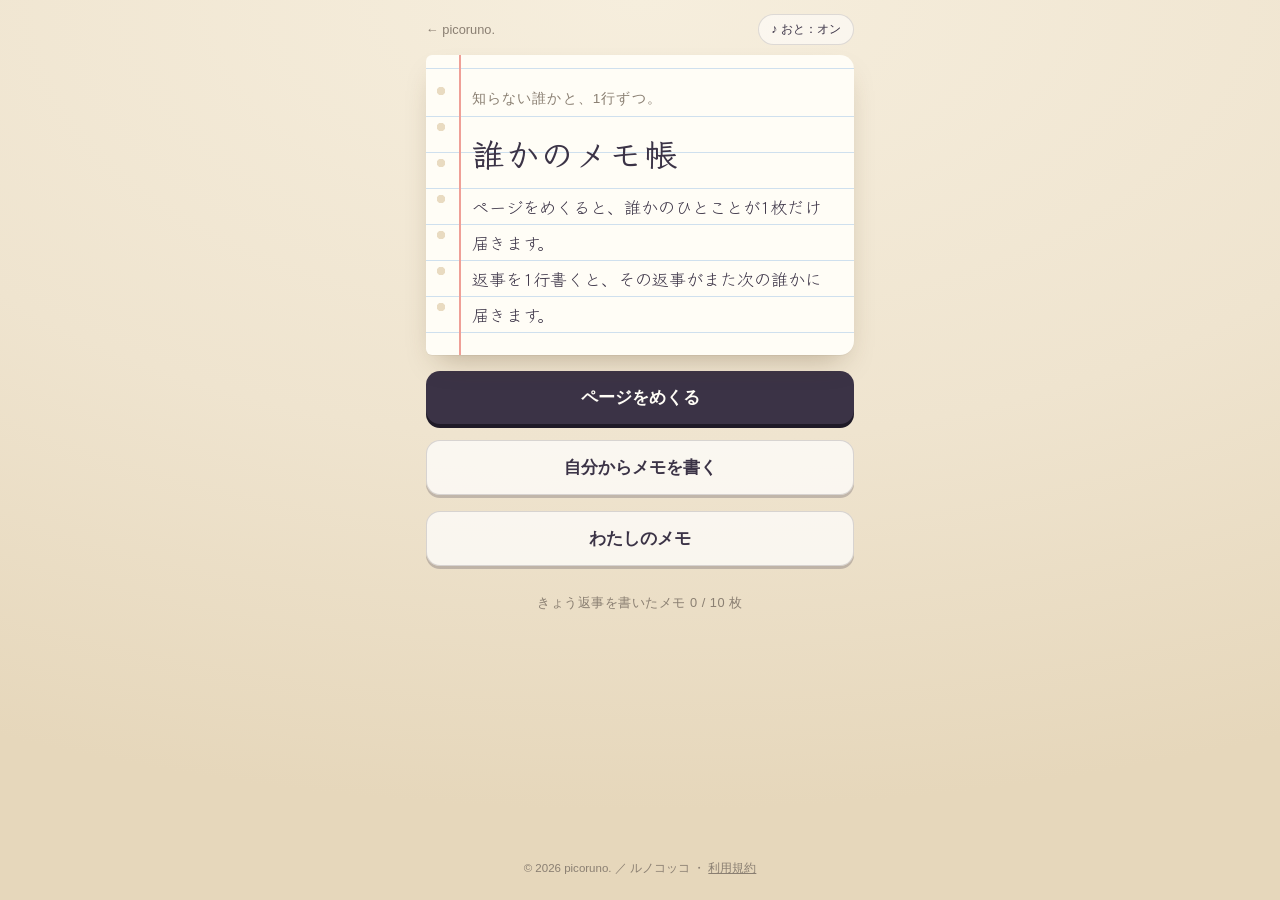
<file: memo.html>
<!doctype html>
<html lang="ja">
<head>
<meta charset="utf-8">
<script src="count.js" defer></script>
<meta name="viewport" content="width=device-width,initial-scale=1,viewport-fit=cover">
<meta name="theme-color" content="#efe4cf">
<title>誰かのメモ帳</title>
<meta name="description" content="知らない誰かのひとことが、1枚だけ届きます。返事を1行書くと、その返事がまた次の誰かに届く。匿名のメモリレー。">
<meta property="og:type" content="website">
<meta property="og:title" content="誰かのメモ帳">
<meta property="og:description" content="知らない誰かから、メモが1枚届きました。あなたなら、なんて返す？">
<meta property="og:url" content="https://picoruno.com/memo.html">
<meta name="twitter:card" content="summary_large_image">
<meta property="og:image" content="https://picoruno.com/memo-og.jpg">
<meta property="og:image:width" content="1200">
<meta property="og:image:height" content="630">
<meta name="twitter:image" content="https://picoruno.com/memo-og.jpg">
<link rel="icon" href="data:image/svg+xml,%3Csvg xmlns='http://www.w3.org/2000/svg' viewBox='0 0 32 32'%3E%3Crect width='32' height='32' rx='8' fill='%23fbf6ea'/%3E%3Cpath d='M7 11h18M7 16h18M7 21h12' stroke='%23a9c6e0' stroke-width='1.5'/%3E%3Cpath d='M10 4v24' stroke='%23e79a92' stroke-width='1.5'/%3E%3Cpath d='M15 19l9-9 2 2-9 9-3 1z' fill='%233b3346'/%3E%3C/svg%3E">
<link rel="preconnect" href="https://fonts.googleapis.com">
<link rel="stylesheet" href="https://fonts.googleapis.com/css2?family=Klee+One:wght@400;600&family=Zen+Maru+Gothic:wght@500;700&display=swap">
<style>
/* Layout: a single notebook page on a warm desk. Each screen (title / read / write / done / mine) is one <section> swapped in place; the memo text is always the biggest thing on screen. */
:root{
  --desk:#efe4cf;
  --desk-2:#e6d7bb;
  --paper:#fffdf6;
  --rule:#cfe0ee;
  --margin:#ef9f97;
  --ink:#3b3346;
  --muted:#8a7f72;
  --gold:#f2b84b;
  --glow:#ffd36e;
  --accent:#e0705f;
  --hand:"Klee One","Zen Maru Gothic","Hiragino Maru Gothic ProN",serif;
  --body:"Zen Maru Gothic","Hiragino Maru Gothic ProN","Hiragino Sans",sans-serif;
  color-scheme:light;
}
html,body{height:100%;margin:0}
[hidden]{display:none!important}
body{background:radial-gradient(120% 90% at 50% 0%,#f6eedd 0%,var(--desk) 55%,var(--desk-2) 100%);color:var(--ink);font-family:var(--body);
  -webkit-tap-highlight-color:transparent;min-height:100%;overflow-x:hidden}
button{font-family:var(--body);color:inherit}
.wrap{max-width:460px;margin:0 auto;padding:max(14px,env(safe-area-inset-top)) 16px max(24px,env(safe-area-inset-bottom));box-sizing:border-box;min-height:100%;display:flex;flex-direction:column}
header{display:flex;align-items:center;justify-content:space-between;gap:8px;margin-bottom:10px}
header a{color:var(--muted);font-size:.8rem;text-decoration:none}
header a:hover{text-decoration:underline}
.icon{background:rgba(255,255,255,.55);border:1px solid rgba(59,51,70,.15);border-radius:999px;padding:6px 12px;font-size:.78rem;cursor:pointer}
main{flex:1;display:flex;flex-direction:column}
section{flex:1;display:flex;flex-direction:column;gap:16px;animation:fadein .35s ease-out}
@keyframes fadein{from{opacity:0;transform:translateY(6px)}to{opacity:1;transform:none}}

/* notebook paper */
.paper{position:relative;background:var(--paper);border-radius:6px 14px 14px 6px;padding:26px 22px 22px 46px;
  box-shadow:0 1px 0 rgba(0,0,0,.04),0 14px 30px -12px rgba(80,55,20,.35);
  background-image:linear-gradient(90deg,transparent 33px,var(--margin) 33px,var(--margin) 34.5px,transparent 34.5px),
    repeating-linear-gradient(180deg,transparent 0,transparent 35px,var(--rule) 35px,var(--rule) 36px);
  background-position:0 0,0 26px}
/* everything on the paper sits on the 36px ruled rows */
.paper>*{margin:0}
.paper::before{content:"";position:absolute;left:10px;top:18px;bottom:18px;width:10px;
  background:radial-gradient(circle at 50% 50%,var(--desk-2) 4px,transparent 4.5px) 0 0/10px 36px repeat-y;opacity:.9}

h1{font-family:var(--hand);font-weight:600;font-size:2.05rem;margin:0;letter-spacing:.04em;line-height:72px}
h1 small{display:block;font-family:var(--body);font-size:.85rem;font-weight:500;color:var(--muted);letter-spacing:.08em;line-height:36px}
.lead{font-family:var(--hand);font-size:1.08rem;line-height:36px;margin:0}
.btn{display:block;width:100%;border:none;border-radius:14px;padding:15px 18px;font-size:1.05rem;font-weight:700;cursor:pointer;
  background:var(--ink);color:#fffdf6;box-shadow:0 4px 0 #1f1a27;transition:transform .08s,box-shadow .08s}
.btn:active{transform:translateY(3px);box-shadow:0 1px 0 #1f1a27}
.btn.sub{background:rgba(255,255,255,.7);color:var(--ink);box-shadow:0 3px 0 rgba(59,51,70,.25);border:1px solid rgba(59,51,70,.18)}
.btn.sub:active{box-shadow:0 0 0 rgba(59,51,70,.25)}
.btn:disabled{opacity:.45;cursor:default;transform:none}
.btn:focus-visible,.icon:focus-visible,.link:focus-visible,.ink-dot:focus-visible{outline:3px solid var(--gold);outline-offset:3px}
.row{display:flex;gap:10px}
.row .btn{flex:1}
.link{background:none;border:none;color:var(--muted);font-size:.82rem;cursor:pointer;text-decoration:underline;padding:6px}
.center{text-align:center}
.badge{display:inline-block;min-width:1.4em;padding:1px 7px;margin-left:6px;border-radius:999px;background:var(--accent);color:#fff;font-size:.78rem;line-height:1.5;animation:pulse 1.6s ease-in-out infinite}
@keyframes pulse{50%{transform:scale(1.12)}}
.today{font-size:.8rem;color:var(--muted);text-align:center;letter-spacing:.04em}
.note-offline{font-size:.76rem;color:var(--muted);background:rgba(255,255,255,.45);border:1px dashed rgba(59,51,70,.25);border-radius:10px;padding:8px 10px;line-height:1.6}

/* the delivered memo */
.memo{min-height:180px}
.memo.flip{animation:flip .6s cubic-bezier(.2,.7,.2,1)}
@keyframes flip{0%{transform:perspective(900px) rotateY(-75deg) translateX(30px);opacity:0;transform-origin:left center}
  100%{transform:perspective(900px) rotateY(0);opacity:1;transform-origin:left center}}
.from{display:block;font-size:.78rem;color:var(--muted);letter-spacing:.06em;margin:0;line-height:36px}
.text{font-family:var(--hand);font-size:1.6rem;line-height:36px;margin:0;word-break:break-word;overflow-wrap:anywhere;white-space:pre-wrap}
.chain p{margin:0;line-height:36px;font-size:.8rem;color:var(--muted);white-space:nowrap;overflow:hidden;text-overflow:ellipsis}
.chain b{font-weight:700;margin-right:8px;font-size:.72rem;letter-spacing:.04em}
.meta{display:flex;justify-content:space-between;gap:0 8px;font-size:.75rem;color:var(--muted);margin:0;line-height:36px;flex-wrap:wrap}
.special{font-size:.85rem;background:#fff4d4;border:1px solid #f0d58a;border-radius:10px;padding:8px 12px;line-height:1.6}

/* write */
.quoted{font-family:var(--hand);font-size:1rem;color:var(--muted);margin:0;line-height:36px;overflow-wrap:anywhere}
.quoted::before{content:"届いたメモ";font-family:var(--body);font-size:.72rem;display:block;letter-spacing:.06em}
.line-in{display:block;width:100%;height:36px;box-sizing:border-box;border:none;border-bottom:2px dashed rgba(59,51,70,.3);background:transparent;padding:0 2px;
  font-family:var(--hand);font-size:1.45rem;color:var(--ink);outline:none;border-radius:0}
.line-in:focus{border-bottom-color:var(--ink)}
.line-in::placeholder{color:#bdb3a6}
.counter{display:flex;justify-content:space-between;font-size:.75rem;color:var(--muted);line-height:36px}
.counter .over{color:var(--accent);font-weight:700}
.err{color:var(--accent);font-size:.82rem;min-height:36px;line-height:18px;margin:0}
.inks{display:flex;align-items:center;gap:10px;font-size:.78rem;color:var(--muted)}
.ink-dot{width:28px;height:28px;border-radius:50%;border:3px solid #fff;box-shadow:0 0 0 1px rgba(59,51,70,.25);cursor:pointer;padding:0}
.ink-dot[aria-checked="true"]{box-shadow:0 0 0 3px var(--ink)}
.rules{font-size:.72rem;color:var(--muted);line-height:1.6;margin:0}

/* paper plane */
.plane{position:fixed;left:50%;top:55%;font-size:3rem;pointer-events:none;z-index:20;animation:fly 1.1s cubic-bezier(.4,.1,.3,1) forwards}
@keyframes fly{0%{transform:translate(-50%,0) rotate(0) scale(.6);opacity:0}15%{opacity:1;transform:translate(-50%,-10px) rotate(-8deg) scale(1)}
  100%{transform:translate(60vw,-70vh) rotate(-25deg) scale(.5);opacity:0}}

/* done / result card */
.card-res .lbl{font-size:.72rem;color:var(--muted);letter-spacing:.08em;margin:0;line-height:36px}
.card-res .t1{font-family:var(--hand);font-size:1.2rem;line-height:36px;margin:0 0 36px;overflow-wrap:anywhere}
.card-res .t2{font-family:var(--hand);font-size:1.5rem;line-height:36px;margin:0;overflow-wrap:anywhere}
.card-res .foot{display:flex;justify-content:space-between;gap:8px;font-size:.72rem;color:var(--muted);margin-top:36px;line-height:36px}
.after{font-size:.85rem;line-height:1.7;text-align:center;margin:0}

/* mine */
.list{display:flex;flex-direction:column;gap:12px}
.mine-item{background:var(--paper);border-radius:10px;padding:12px 14px;box-shadow:0 6px 16px -10px rgba(80,55,20,.4);position:relative}
.mine-item.lit{animation:lit 2.2s ease-in-out infinite}
@keyframes lit{0%,100%{box-shadow:0 0 0 2px var(--glow),0 0 18px 2px rgba(255,211,110,.55)}50%{box-shadow:0 0 0 2px var(--glow),0 0 32px 8px rgba(255,211,110,.75)}}
.mine-item .to{font-size:.72rem;color:var(--muted);margin:0 0 2px;overflow-wrap:anywhere}
.mine-item .me{font-family:var(--hand);font-size:1.15rem;margin:0;overflow-wrap:anywhere}
.mine-item .st{font-size:.72rem;color:var(--muted);margin-top:6px}
.rep{margin-top:8px;padding:8px 10px;border-radius:8px;background:#fff7dc;font-family:var(--hand);font-size:1.02rem;overflow-wrap:anywhere}
.rep .new{font-family:var(--body);font-size:.66rem;color:#fff;background:var(--accent);border-radius:6px;padding:0 5px;margin-right:6px;vertical-align:2px}
.empty{font-size:.85rem;color:var(--muted);text-align:center;line-height:1.8;padding:24px 0}

/* modal / toast */
.modal{position:fixed;inset:0;background:rgba(40,30,20,.45);display:grid;place-items:center;z-index:30;padding:16px}
.modal .box{background:var(--paper);border-radius:16px;padding:20px;max-width:360px;width:100%;box-sizing:border-box;display:flex;flex-direction:column;gap:12px}
.modal p{margin:0;line-height:1.7;font-size:.9rem}
.toast{position:fixed;left:50%;bottom:max(24px,env(safe-area-inset-bottom));transform:translateX(-50%);background:var(--ink);color:#fff;font-size:.85rem;
  padding:10px 16px;border-radius:16px;z-index:40;max-width:calc(100vw - 32px);box-sizing:border-box;text-align:center;animation:fadein .2s ease-out}
footer{margin-top:22px;text-align:center;font-size:.72rem;color:var(--muted)}
footer a{color:var(--muted)}
@media (prefers-reduced-motion:reduce){*{animation:none!important;transition:none!important}}
</style>
</head>
<body>
<div class="wrap">
  <header>
    <a href="https://picoruno.com/">← picoruno.</a>
    <button class="icon" id="sound" type="button" aria-pressed="true">♪ おと：オン</button>
  </header>

  <main>
    <!-- タイトル -->
    <section id="s-title">
      <div class="paper">
        <h1><small>知らない誰かと、1行ずつ。</small>誰かのメモ帳</h1>
        <p class="lead">ページをめくると、誰かのひとことが1枚だけ届きます。<br>返事を1行書くと、その返事がまた次の誰かに届きます。</p>
      </div>
      <button class="btn" id="b-flip" type="button">ページをめくる</button>
      <button class="btn sub" id="b-new" type="button">自分からメモを書く</button>
      <button class="btn sub" id="b-mine" type="button">わたしのメモ<span class="badge" id="badge" hidden>0</span></button>
      <p class="today" id="today"></p>
      <p class="note-offline" id="offline-note" hidden>いまはメモ帳の共有サーバーにつながっていません。この端末の中で遊べます。書いた返事は「友だちに回す」リンクで、ほかの人に届けられます。</p>
    </section>

    <!-- 届いたメモ -->
    <section id="s-read" hidden>
      <p class="special" id="read-special" hidden></p>
      <div class="paper memo" id="memo">
        <div class="chain" id="read-chain" hidden><p id="read-first" hidden><b>最初の質問</b><span></span></p><p id="read-prev" hidden><b>ひとつ前</b><span></span></p></div>
        <p class="from" id="read-from">誰かのメモ</p>
        <p class="text" id="read-text"></p>
        <div class="meta"><span id="read-no"></span><span id="read-depth"></span></div>
      </div>
      <button class="btn" id="b-reply" type="button">返事を書く</button>
      <div class="row">
        <button class="btn sub" id="b-next" type="button">べつのページ</button>
        <button class="btn sub" id="b-back1" type="button">とじる</button>
      </div>
      <p class="center"><button class="link" id="b-report" type="button">このメモをよくないメモとして知らせる</button></p>
    </section>

    <!-- 返事を書く -->
    <section id="s-write" hidden>
      <div class="paper">
        <p class="quoted" id="write-quote"></p>
        <label for="reply" class="from" id="write-label">あなたの返事（1行・40文字まで）</label>
        <input class="line-in" id="reply" type="text" autocomplete="off" enterkeyhint="send" placeholder="ここに1行だけ">
        <div class="counter"><span id="ink-name">えんぴつ</span><span id="count">0 / 40</span></div>
        <p class="err" id="err" role="alert"></p>
      </div>
      <div class="inks" role="radiogroup" aria-label="インクの色">
        <span>インク</span>
      </div>
      <button class="btn" id="b-send" type="button" disabled>送る</button>
      <button class="btn sub" id="b-back2" type="button">もどる</button>
      <p class="rules">名前・連絡先・URL・人を傷つけることばは送れません。送ったメモは知らない誰かに届き、あとから消すことはできません。</p>
    </section>

    <!-- 送ったあと -->
    <section id="s-done" hidden>
      <div class="paper card-res" id="res">
        <p class="lbl" id="res-in-lbl">知らない誰かから届いたメモ</p>
        <p class="t1" id="res-in"></p>
        <p class="lbl" id="res-out-lbl">わたしの返事</p>
        <p class="t2" id="res-out"></p>
        <div class="foot"><span>#誰かのメモ帳</span><span id="res-date"></span></div>
      </div>
      <p class="after" id="after"></p>
      <button class="btn" id="b-pass" type="button">友だちに回す</button>
      <div class="row">
        <button class="btn sub" id="b-x" type="button">Xでシェア</button>
        <button class="btn sub" id="b-img" type="button">画像を保存</button>
      </div>
      <div class="row">
        <button class="btn sub" id="b-more" type="button">もう1枚めくる</button>
        <button class="btn sub" id="b-back3" type="button">表紙へ</button>
      </div>
    </section>

    <!-- わたしのメモ -->
    <section id="s-mine" hidden>
      <div class="paper"><h1 style="font-size:1.6rem;line-height:36px">わたしのメモ</h1>
        <p class="lead" style="font-size:.95rem">返事がついたメモは、ひかります。</p></div>
      <div class="list" id="mine-list"></div>
      <button class="btn sub" id="b-back4" type="button">表紙へ</button>
    </section>
  </main>

  <footer>© 2026 picoruno. ／ ルノコッコ ・ <a href="terms.html">利用規約</a></footer>
</div>

<div class="modal" id="modal" hidden role="dialog" aria-modal="true" aria-labelledby="modal-text">
  <div class="box">
    <p id="modal-text">このメモを「よくないメモ」として知らせますか？<br>何人かから知らせが届くと、このメモはもう誰にも届かなくなります。</p>
    <div class="row"><button class="btn" id="m-yes" type="button">知らせる</button><button class="btn sub" id="m-no" type="button">やめる</button></div>
  </div>
</div>
<div class="toast" id="toast" role="status" aria-live="polite" hidden></div>

<script>
"use strict";
/* ===== 設定 ===== */
const SITE = "https://picoruno.com/memo.html";
const SB_URL = "https://fymwlpbspigpeaoenhhp.supabase.co";
const SB_KEY = "sb_publishable_5hbtIPW-1y5MqsoiLC6X_A_oZMG0Z5Z";
const MAX_LEN = 40;          // 1行の上限（サーバー側も同じ）
const DAILY_MAX = 10;        // 1日に送れる返事の数（サーバー側は40で止める）
const INKS = [
  {name:"えんぴつ", c:"#3b3346"},
  {name:"あお",     c:"#2f5fa8"},
  {name:"あか",     c:"#c8443c"},
  {name:"みどり",   c:"#2e7d5b"},
];
/* サーバーにつながらないとき用の「はじまりのメモ」（supabase/memo-notes.sql と同じ文） */
const SEEDS = [
  "きょうの晩ごはん、なにがいいと思う？","雨の音を聞きながらこれを書いています","さっき空を見たら、雲がくじらの形だった",
  "ちいさい頃の夢、まだ覚えてる？","最近ちょっとだけがんばってる","あしたは早起きするぞ（たぶん無理）",
  "好きなおにぎりの具を教えてください","コンビニの新作アイス、当たりだった","眠れない夜はなにしてる？",
  "今年いちばんうれしかったことを書いて","このメモ、どこまで旅するんだろう","いま聴いてる曲が最高すぎる",
  "猫派？犬派？それとも…","がんばってる人、えらい","冷蔵庫にプリンがあるのを思い出した",
  "靴ひもがほどけたまま一日すごした","どこか遠くに行きたい気分","しりとりしよう。りんご",
  "知らない誰かさん、こんにちは","ねむい。とにかくねむい","最近笑ったことある？",
  "きょうはいい日だった。あなたは？","夏と冬ならどっちが好き？","いまから自分にごほうびを買いに行く",
  "宇宙人って本当にいると思う","おすすめの本があったら教えて","朝ごはんはパン派です",
  "子どもの頃の秘密基地、どこにあった？","これを読んだ人に、いいことがありますように","お風呂で考えごとをすると長くなる"
];

/* ===== 保存（この端末の中だけ） ===== */
const SKEY = "memo-v1";
const todayStr = () => { const d=new Date(); return d.getFullYear()+"-"+String(d.getMonth()+1).padStart(2,"0")+"-"+String(d.getDate()).padStart(2,"0"); };
function freshState(){ return {mine:[], seen:[], seenSeeds:[], day:{d:todayStr(), sent:0, flips:0}, ink:0, mute:false, links:[]}; }
let S = freshState();
try{
  const raw = JSON.parse(localStorage.getItem(SKEY)||"null");
  if(raw && typeof raw==="object"){
    S = Object.assign(freshState(), raw);
    if(!Array.isArray(S.mine)) S.mine=[];
    if(!Array.isArray(S.seen)) S.seen=[];
    if(!Array.isArray(S.seenSeeds)) S.seenSeeds=[];
    if(!Array.isArray(S.links)) S.links=[];
    if(!S.day || typeof S.day!=="object") S.day={d:todayStr(),sent:0,flips:0};
    if(!(S.ink>=0 && S.ink<INKS.length)) S.ink=0;
  }
}catch(e){}
function save(){ try{ localStorage.setItem(SKEY, JSON.stringify(S)); }catch(e){} }
function rollDay(){ const t=todayStr(); if(S.day.d!==t) S.day={d:t, sent:0, flips:0}; }
rollDay();

/* ===== 文字のチェック（サーバーの memo_ng_reason と同じ考え方） ===== */
function clean(s){ return String(s==null?"":s).replace(/[\u0000-\u001f\u007f-\u009f\u2028\u2029]/g," ").replace(/\s+/g," ").trim(); }
const len = s => Array.from(s).length;
function ngReason(text){
  const s = text.normalize("NFKC").toLowerCase();
  const flat = s.replace(/[ァ-ヶ]/g, c=>String.fromCharCode(c.charCodeAt(0)-0x60))
                .replace(/[\s　・.,、。!！?？_\-~〜ー*＊/／|｜"'`]+/g, "");
  if(/(https?:|www\.|[a-z0-9-]+\.(com|net|org|jp|io|me|ly|gl|co|xyz|info|tv)(?![a-z0-9]))/.test(s)) return "URLは書けません";
  if(/@[a-z0-9_]{2,}/.test(s)) return "アカウント名は書けません";
  if(/[0-9]{9,}/.test(s.replace(/[\s()‐ー－-]+/g,""))) return "電話番号のような数字は書けません";
  if(/(line|らいん|insta|いんすた|discord|でぃすこ|kakao|かかお)(id|あいでぃ|交換|こうかん)/.test(flat)) return "連絡先の交換はできません";
  if(/(死ね|氏ね|殺す|殺せ|前しね|まえしね|めえしね)/.test(flat) || /(^|[^ぁ-ゖ一-龥])しね/.test(flat)) return "人を傷つけることばは送れません";
  if(/(ころす|ころせ|きえろ|じさつしろ|がいじ|きちがい|きもいんだよ|ちんこ|ちんぽ|まんこ|せっくす|れいぷ|sex|fuck|shit|nigg)/.test(flat)) return "人を傷つけることばは送れません";
  return null;
}

/* ===== サーバー（Supabase）。つながらなければ offline に切りかえる ===== */
let offline = false;
class RpcError extends Error{ constructor(code){ super(code); this.code=code; } }
async function rpc(name, body){
  if(offline) throw new RpcError("offline");
  const ac = new AbortController(), timer = setTimeout(()=>ac.abort(), 7000);
  let r;
  try{
    r = await fetch(SB_URL+"/rest/v1/rpc/"+name, {method:"POST", signal:ac.signal,
      headers:{apikey:SB_KEY, Authorization:"Bearer "+SB_KEY, "Content-Type":"application/json"}, body:JSON.stringify(body||{})});
  }catch(e){ clearTimeout(timer); goOffline(); throw new RpcError("offline"); }
  clearTimeout(timer);
  if(r.ok){ const txt = await r.text(); return txt ? JSON.parse(txt) : null; }
  let msg = ""; try{ msg = (await r.json()).message || ""; }catch(e){}
  if(/^memo_(rate|ng|dup|length)$/.test(msg)) throw new RpcError(msg);
  // 関数がまだ作られていない（404）などは、オフラインあつかいにする
  goOffline(); throw new RpcError("offline");
}
function goOffline(){ if(!offline){ offline=true; $("offline-note").hidden=false; } }

/* ===== 画面まわり ===== */
const $ = id => document.getElementById(id);
const screens = ["s-title","s-read","s-write","s-done","s-mine"];
function show(id){
  screens.forEach(s=>$(s).hidden = s!==id);
  window.scrollTo(0,0);
  const f = $(id).querySelector(".btn");
  if(id!=="s-write" && f) f.focus({preventScroll:true});
}
let toastT;
function toast(msg){ const t=$("toast"); t.textContent=msg; t.hidden=false; clearTimeout(toastT); toastT=setTimeout(()=>t.hidden=true, 2600); }
const fmtDate = iso => { const d = iso ? new Date(iso) : new Date(); return isNaN(d) ? "" : (d.getMonth()+1)+"月"+d.getDate()+"日"; };
const randKey = () => { const a=new Uint8Array(6); crypto.getRandomValues(a); return Array.from(a,b=>b.toString(36).padStart(2,"0")).join("").slice(0,10); };

/* ===== おと（紙をめくる・ペンの音を合成） ===== */
let AC = null;
function audio(){ if(S.mute) return null; try{ AC = AC || new (window.AudioContext||window.webkitAudioContext)(); if(AC.state==="suspended") AC.resume(); }catch(e){ return null; } return AC; }
function noise(dur, freq, vol){
  const ac = audio(); if(!ac) return;
  const n = Math.floor(ac.sampleRate*dur), buf = ac.createBuffer(1, n, ac.sampleRate), d = buf.getChannelData(0);
  for(let i=0;i<n;i++){ const t=i/n; d[i]=(Math.random()*2-1)*Math.pow(1-t,2)*Math.min(1,t*12); }
  const src = ac.createBufferSource(), f = ac.createBiquadFilter(), g = ac.createGain();
  f.type="bandpass"; f.frequency.value=freq; f.Q.value=.8; g.gain.value=vol;
  src.buffer=buf; src.connect(f); f.connect(g); g.connect(ac.destination); src.start();
}
function chime(){
  const ac = audio(); if(!ac) return;
  [660, 990].forEach((hz,i)=>{ const o=ac.createOscillator(), g=ac.createGain(), t=ac.currentTime+i*.09;
    o.type="sine"; o.frequency.value=hz; g.gain.setValueAtTime(0,t); g.gain.linearRampToValueAtTime(.12,t+.02); g.gain.exponentialRampToValueAtTime(.001,t+.6);
    o.connect(g); g.connect(ac.destination); o.start(t); o.stop(t+.65); });
}
const sFlip = () => noise(.32, 2400, .5);
const sSend = () => { noise(.5, 900, .35); setTimeout(chime, 380); };
function paintSound(){ $("sound").textContent = S.mute ? "♪ おと：オフ" : "♪ おと：オン"; $("sound").setAttribute("aria-pressed", String(!S.mute)); }
$("sound").addEventListener("click", ()=>{ S.mute=!S.mute; save(); paintSound(); if(!S.mute) sFlip(); });
paintSound();

/* ===== 表紙 ===== */
function newReplies(){ return S.mine.reduce((a,m)=>a + Math.max(0,(m.replies||[]).length - (m.seenN||0)), 0); }
function paintTitle(){
  rollDay();
  const n = newReplies(), b = $("badge");
  b.hidden = n===0; b.textContent = n;
  $("b-mine").setAttribute("aria-label", n ? "わたしのメモ（新しい返事 "+n+"件）" : "わたしのメモ");
  $("today").textContent = "きょう返事を書いたメモ "+S.day.sent+" / "+DAILY_MAX+" 枚";
}

/* ===== メモを1枚引く ===== */
let cur = null;   // いま読んでいるメモ {text, id?, seed?, key?, depth, ink, at, viaLink?}
let busy = false;
async function draw(){
  if(busy) return; busy = true;
  $("b-flip").disabled = $("b-next").disabled = $("b-more").disabled = true;
  try{
    let note = null;
    // 読みつくしていたら「見たリスト」を空にして、もう1回だけ引きなおす
    for(let tries=0; !note && !offline && tries<2; tries++){
      const exclude = [...new Set([...S.seen.slice(-150), ...S.mine.filter(m=>m.id).map(m=>m.id)])].slice(-200);
      try{
        const rows = await rpc("memo_draw", {p_exclude: exclude});
        const r = Array.isArray(rows) ? rows[0] : null;
        if(r && typeof r.body==="string" && clean(r.body)){
          note = {text: clean(r.body), id: r.id, depth: r.depth||1, ink: r.ink||0, at: r.created_at, prev: r.prev_body, first: r.first_body};
          S.seen.push(r.id); if(S.seen.length>200) S.seen = S.seen.slice(-200);
        }
      }catch(e){}
      if(!note){ if(!S.seen.length) break; S.seen = []; }
    }
    if(!note){
      let left = SEEDS.map((_,i)=>i).filter(i=>!S.seenSeeds.includes(i));
      if(!left.length){ S.seenSeeds = []; left = SEEDS.map((_,i)=>i); }
      const i = left[Math.floor(Math.random()*left.length)];
      S.seenSeeds.push(i);
      note = {text: SEEDS[i], seed: i, depth: 1, ink: 0};
    }
    S.day.flips++; save();
    openNote(note);
  } finally {
    busy = false;
    $("b-flip").disabled = $("b-next").disabled = $("b-more").disabled = false;
  }
}
function openNote(note, special){
  cur = note;
  $("read-text").textContent = note.text;
  $("read-text").style.color = INKS[note.ink]?.c || INKS[0].c;
  $("read-from").textContent = note.viaLink ? "回ってきたメモ" : "誰かのメモ";
  $("read-no").textContent = note.id ? "No."+note.id : (note.seed!=null ? "はじまりのメモ" : "");
  $("read-depth").textContent = note.depth>1 ? "リレー "+note.depth+"人目" : "";
  /* 返事のメモなら、ひとつ前のメモと最初の質問も小さく見せる */
  const okT = t => typeof t==="string" && clean(t) && !ngReason(clean(t)) ? clean(t) : "";
  const prev = okT(note.prev), first = okT(note.first);
  const line = (id,t) => { $(id).hidden = !t; $(id).querySelector("span").textContent = t; };
  line("read-first", first && first!==prev ? first : ""); line("read-prev", prev);
  $("read-chain").hidden = !prev && !first;
  $("read-special").hidden = !special; if(special) $("read-special").textContent = special;
  $("b-report").hidden = note.seed!=null;
  show("s-read");
  const m = $("memo"); m.classList.remove("flip"); void m.offsetWidth; m.classList.add("flip");
  sFlip();
}

/* ===== 返事を書く ===== */
const inkBox = document.querySelector(".inks");
INKS.forEach((k,i)=>{
  const b = document.createElement("button");
  b.type="button"; b.className="ink-dot"; b.style.background=k.c; b.setAttribute("role","radio"); b.setAttribute("aria-label", k.name);
  b.addEventListener("click", ()=>{ S.ink=i; save(); paintInk(); $("reply").focus(); });
  inkBox.appendChild(b);
});
function paintInk(){
  inkBox.querySelectorAll(".ink-dot").forEach((b,i)=>{ b.setAttribute("aria-checked", String(i===S.ink)); b.tabIndex = i===S.ink?0:-1; });
  $("reply").style.color = INKS[S.ink].c; $("ink-name").textContent = INKS[S.ink].name;
}
inkBox.addEventListener("keydown", e=>{
  const d = e.key==="ArrowRight"||e.key==="ArrowDown" ? 1 : e.key==="ArrowLeft"||e.key==="ArrowUp" ? -1 : 0;
  if(!d) return; e.preventDefault(); S.ink=(S.ink+d+INKS.length)%INKS.length; save(); paintInk(); inkBox.querySelectorAll(".ink-dot")[S.ink].focus();
});
paintInk();

let writingNew = false;   // true：返事ではなく、自分から新しいメモを書いている
function openWrite(isNew){
  writingNew = isNew===true;
  if(!writingNew && !cur) return show("s-title");
  rollDay();
  if(S.day.sent >= DAILY_MAX){ toast("きょうのページはここまで。また明日めくってね"); return; }
  $("write-quote").hidden = writingNew;
  $("write-quote").textContent = writingNew ? "" : cur.text;
  $("write-label").textContent = writingNew ? "新しいメモ（1行・40文字まで）" : "あなたの返事（1行・40文字まで）";
  $("reply").placeholder = writingNew ? "知らない誰かに届けたいひとこと" : "ここに1行だけ";
  $("reply").value = ""; $("err").textContent = ""; validate();
  show("s-write");
  setTimeout(()=>$("reply").focus(), 60);
}
function validate(keepErr){
  const v = clean($("reply").value), n = len(v), over = n>MAX_LEN;
  $("count").innerHTML = ""; const sp = document.createElement("span"); sp.textContent = n+" / "+MAX_LEN; if(over) sp.className="over"; $("count").appendChild(sp);
  const reason = n ? ngReason(v) : null;
  if(!keepErr || over || reason) $("err").textContent = over ? "40文字までにしてね" : (reason || "");
  $("b-send").disabled = !n || over || !!reason || sending;
  return !$("b-send").disabled;
}
$("reply").addEventListener("input", ()=>validate());
$("reply").addEventListener("keydown", e=>{
  if(e.key==="Enter" && !e.isComposing && e.keyCode!==229){ e.preventDefault(); send(); }
});

let sending = false, last = null;   // last: さっき送った返事 {text, ink, key, id?, depth, to}
async function send(){
  if(sending || !validate() || (!cur && !writingNew)) return;
  const from = writingNew ? null : cur;
  const text = clean($("reply").value);
  rollDay();
  if(S.day.sent >= DAILY_MAX){ toast("きょうのページはここまで。また明日めくってね"); return; }
  sending = true; $("b-send").disabled = true;
  const entry = {key: randKey(), text, ink: S.ink, at: new Date().toISOString(), to: from ? from.text : "", depth: from ? (from.depth||1)+1 : 1, replies: [], seenN: 0};
  if(from && from.key) entry.toKey = from.key;
  try{
    if(!offline){
      try{
        const rows = await rpc("memo_post", {p_body: text, p_parent: (from && from.id) || null, p_ink: S.ink});
        const r = Array.isArray(rows) ? rows[0] : rows;
        if(r && r.id){ entry.id = r.id; entry.depth = r.depth || entry.depth; }
      }catch(e){
        const msg = {memo_rate:"少し書きすぎかも。時間をおいてまた書いてね", memo_ng:"そのことばは送れません", memo_dup:"同じメモはもう送ってあります", memo_length:"40文字までにしてね"}[e.code];
        if(msg){ $("err").textContent = msg; return; }
        // offline になった：この端末に残して、リンクで回せるようにする
      }
    }
    S.mine.unshift(entry); if(S.mine.length>50) S.mine.length = 50;
    S.day.sent++; save();
    last = entry;
    $("reply").value = "";   // 紙ひこうきが飛んでいるあいだに二重送信しないように
    flyPlane();
    sSend();
    setTimeout(()=>showDone(entry), 650);
  } finally {
    sending = false; validate(true);   // サーバーからのエラー文は消さずに残す
  }
}
function flyPlane(){
  const p = document.createElement("div"); p.className="plane"; p.textContent="✈"; p.setAttribute("aria-hidden","true");
  document.body.appendChild(p); setTimeout(()=>p.remove(), 1200);
}

/* ===== 送ったあと（スクショしたくなるカード） ===== */
function showDone(entry){
  const isNew = !entry.to;
  $("res-in").hidden = $("res-in-lbl").hidden = isNew;
  $("res-in").textContent = isNew ? "" : "「"+entry.to+"」";
  $("res-out-lbl").textContent = isNew ? "わたしのメモ" : "わたしの返事";
  $("res-out").textContent = "「"+entry.text+"」";
  $("res-out").style.color = INKS[entry.ink].c;
  $("res-date").textContent = fmtDate(entry.at)+" ・ picoruno.";
  const what = isNew ? "メモ" : "返事";
  $("after").textContent = entry.id
    ? "あなたの"+what+"は、次にページをめくる誰かに届きます。返事がつくと「わたしのメモ」がひかります。"
    : "この"+what+"を「友だちに回す」と、受け取った人があなたのメモに返事を書けます。";
  show("s-done");
}

/* ===== リレー用リンク：#to=（base64url の JSON） ===== */
function b64e(obj){
  const bytes = new TextEncoder().encode(JSON.stringify(obj)); let s=""; bytes.forEach(b=>s+=String.fromCharCode(b));
  return btoa(s).replace(/\+/g,"-").replace(/\//g,"_").replace(/=+$/,"");
}
function b64d(str){
  const s = atob(str.replace(/-/g,"+").replace(/_/g,"/")); const bytes = Uint8Array.from(s, c=>c.charCodeAt(0));
  return JSON.parse(new TextDecoder().decode(bytes));
}
function relayLink(entry){
  const o = {t: entry.text, d: entry.depth, k: entry.key, c: entry.ink};
  if(entry.id) o.i = entry.id;
  if(entry.toKey) o.p = entry.toKey;
  return SITE + "#to=" + b64e(o);
}
async function readLink(){
  const m = location.hash.match(/^#to=([A-Za-z0-9_-]{4,800})$/);
  if(!m) return false;
  history.replaceState(null, "", location.pathname + location.search);
  let o; try{ o = b64d(m[1]); }catch(e){ toast("このリンクのメモは読めませんでした"); return false; }
  if(!o || typeof o!=="object") return false;
  let text = clean(o.t);
  const id = Number.isSafeInteger(o.i) && o.i>0 ? o.i : null;
  let depth = Number.isInteger(o.d) && o.d>0 && o.d<100000 ? o.d : 1;
  const ink = Number.isInteger(o.c) && o.c>=0 && o.c<INKS.length ? o.c : 0;
  const key = typeof o.k==="string" && /^[a-z0-9]{4,16}$/.test(o.k) ? o.k : null;
  const parentKey = typeof o.p==="string" && /^[a-z0-9]{4,16}$/.test(o.p) ? o.p : null;
  // サーバーにある本物のメモなら、サーバーの文を使う（通報で消えたメモは出さない）
  let linkCtx = {};
  if(id && !offline){
    try{
      const rows = await rpc("memo_get", {p_id: id});
      const r = Array.isArray(rows) ? rows[0] : null;
      if(r){ text = clean(r.body); depth = r.depth || depth; linkCtx = {prev: r.prev_body, first: r.first_body}; }
      else if(!offline){ toast("このメモはもう読めなくなっています"); return false; }
    }catch(e){}
  }
  if(!text || len(text)>MAX_LEN || ngReason(text)){ toast("このリンクのメモは読めませんでした"); return false; }
  // 自分のメモへの返事が回ってきた？（オフラインでも「返事がつくと光る」を成立させる）
  let special = null;
  if(key && S.mine.some(x=>x.key===key)){ special = "これはあなたが書いたメモです。友だちに回すと、続きを書いてもらえます。"; }
  else if(parentKey){
    const mine = S.mine.find(x=>x.key===parentKey);
    if(mine){
      mine.replies = mine.replies || [];
      if(!mine.replies.some(r=>r.text===text)){ mine.replies.push({text, ink, at:new Date().toISOString(), via:"link"}); mine.seenN = mine.replies.length; }
      special = "あなたのメモ「"+mine.text+"」に返事が届きました！"; save();
      setTimeout(chime, 500);
    }
  }
  openNote({text, id, depth, ink, key, viaLink:true, ...linkCtx}, special);
  return true;
}

async function passOn(){
  if(!last) return;
  const url = relayLink(last);
  const text = (last.to ? "知らない誰かのメモに返事を書きました。" : "メモを1枚書きました。")+"続きを書いてくれる？ #誰かのメモ帳";
  if(navigator.share){
    try{ await navigator.share({title:"誰かのメモ帳", text, url}); return; }catch(e){ if(e && e.name==="AbortError") return; }
  }
  try{ await navigator.clipboard.writeText(url); toast("リンクをコピーしました。友だちに送ってね"); }
  catch(e){ window.prompt("このリンクを友だちに送ってね", url); }
}
function shareX(){
  if(!last) return;
  const clip = s => len(s)>40 ? Array.from(s).slice(0,39).join("")+"…" : s;
  const text = (last.to ? "知らない誰かから「"+clip(last.to)+"」と届いたので「"+clip(last.text)+"」と返しました" : "知らない誰かに「"+clip(last.text)+"」とメモを流しました")+"\n続きを書いてくれる人→\n#誰かのメモ帳 #picoruno";
  const u = "https://twitter.com/intent/tweet?text="+encodeURIComponent(text)+"&url="+encodeURIComponent(relayLink(last));
  window.open(u, "_blank", "noopener");
}

/* ===== 結果を画像に（1080×1350） ===== */
const NO_START = "」』）)、。，．！？!?ー〜ぁぃぅぇぉっゃゅょ…";   // 行のはじめに来てはいけない文字
function wrapLines(ctx, text, maxW){
  const out = []; let line = "";
  for(const ch of Array.from(text)){
    if(ctx.measureText(line+ch).width > maxW && line && !NO_START.includes(ch)){ out.push(line); line = ch; } else line += ch;
  }
  if(line) out.push(line); return out;
}
async function saveImage(){
  if(!last) return;
  try{ await document.fonts.load('600 60px "Klee One"'); }catch(e){}
  const W=1080, H=1350, cv=document.createElement("canvas"); cv.width=W; cv.height=H;
  const x=cv.getContext("2d");
  x.fillStyle="#efe4cf"; x.fillRect(0,0,W,H);
  // 紙
  const px=70, py=90, pw=W-140, ph=H-180;
  x.save(); x.shadowColor="rgba(80,55,20,.3)"; x.shadowBlur=40; x.shadowOffsetY=16; x.fillStyle="#fffdf6"; x.fillRect(px,py,pw,ph); x.restore();
  x.strokeStyle="#cfe0ee"; x.lineWidth=2;
  for(let y=py+150; y<py+ph-40; y+=72){ x.beginPath(); x.moveTo(px,y); x.lineTo(px+pw,y); x.stroke(); }
  x.strokeStyle="#ef9f97"; x.lineWidth=3; x.beginPath(); x.moveTo(px+90,py); x.lineTo(px+90,py+ph); x.stroke();
  x.fillStyle="#e6d7bb"; for(let y=py+50; y<py+ph-30; y+=72){ x.beginPath(); x.arc(px+40,y,10,0,Math.PI*2); x.fill(); }
  const left = px+120, maxW = pw-160, hand = '"Klee One","Zen Maru Gothic",serif', body='"Zen Maru Gothic",sans-serif';
  x.textBaseline="alphabetic";
  x.fillStyle="#3b3346"; x.font="600 64px "+hand; x.fillText("誰かのメモ帳", left, py+120);
  // 罫線（py+150 から72pxおき）のすぐ上に文字の下端がくるように、1行=72pxで進める
  let y = py+148+72;
  if(last.to){
    x.fillStyle="#8a7f72"; x.font="500 32px "+body; x.fillText("知らない誰かから届いたメモ", left, y); y+=72;
    x.fillStyle="#3b3346"; x.font="400 50px "+hand;
    wrapLines(x, "「"+last.to+"」", maxW).forEach(l=>{ x.fillText(l, left, y); y+=72; });
    y += 72;
  }
  x.fillStyle="#8a7f72"; x.font="500 32px "+body; x.fillText(last.to ? "わたしの返事" : "わたしのメモ", left, y); y+=72;
  x.fillStyle=INKS[last.ink].c; x.font="600 60px "+hand;
  wrapLines(x, "「"+last.text+"」", maxW).forEach(l=>{ x.fillText(l, left, y); y+=72; });
  x.fillStyle="#8a7f72"; x.font="500 30px "+body;
  const fy = py+148+72*13;
  x.fillText("#誰かのメモ帳", left, fy);
  x.textAlign="right"; x.fillText(fmtDate(last.at)+" ・ picoruno.", px+pw-50, fy);
  const blob = await new Promise(r=>cv.toBlob(r, "image/png"));
  if(!blob){ toast("画像をつくれませんでした"); return; }
  const file = new File([blob], "dareka-memo.png", {type:"image/png"});
  if(navigator.canShare && navigator.canShare({files:[file]})){
    try{ await navigator.share({files:[file], title:"誰かのメモ帳"}); return; }catch(e){ if(e && e.name==="AbortError") return; }
  }
  const a = document.createElement("a"); a.href = URL.createObjectURL(blob); a.download = "dareka-memo.png";
  document.body.appendChild(a); a.click(); a.remove(); setTimeout(()=>URL.revokeObjectURL(a.href), 4000);
  toast("画像を保存しました");
}

/* ===== わたしのメモ ===== */
async function fetchReplies(){
  const ids = S.mine.filter(m=>m.id).map(m=>m.id).slice(0,50);
  if(!ids.length || offline) return;
  try{
    const rows = await rpc("memo_replies", {p_ids: ids});
    if(!Array.isArray(rows)) return;
    let changed = false;
    rows.forEach(r=>{
      const m = S.mine.find(x=>x.id===r.parent_id); if(!m || typeof r.body!=="string") return;
      m.replies = m.replies || [];
      if(!m.replies.some(x=>x.id===r.id)){ m.replies.push({id:r.id, text:clean(r.body), ink:r.ink||0, at:r.created_at}); changed = true; }
    });
    if(changed) save();
  }catch(e){}
}
function paintMine(){
  const box = $("mine-list"); box.innerHTML = "";
  if(!S.mine.length){
    const p = document.createElement("p"); p.className="empty"; p.textContent = "まだメモを書いていません。\nページをめくって、誰かに返事を書いてみよう。";
    p.style.whiteSpace="pre-line"; box.appendChild(p); return;
  }
  S.mine.forEach(m=>{
    const reps = m.replies || [], unseen = Math.max(0, reps.length-(m.seenN||0));
    const d = document.createElement("div"); d.className = "mine-item" + (reps.length ? " lit" : "");
    const to = document.createElement("p"); to.className="to"; to.textContent = m.to ? "「"+m.to+"」への返事" : "自分から書いたメモ"; d.appendChild(to);
    const me = document.createElement("p"); me.className="me"; me.textContent = m.text; me.style.color = INKS[m.ink]?.c || INKS[0].c; d.appendChild(me);
    reps.forEach((r,i)=>{
      const rp = document.createElement("div"); rp.className="rep"; rp.style.color = INKS[r.ink]?.c || INKS[0].c;
      if(i >= reps.length-unseen){ const n=document.createElement("span"); n.className="new"; n.textContent="NEW"; rp.appendChild(n); }
      rp.appendChild(document.createTextNode(r.text)); d.appendChild(rp);
    });
    const st = document.createElement("p"); st.className="st";
    st.textContent = fmtDate(m.at) + " ・ " + (reps.length ? "返事 "+reps.length+"件" : m.id ? "誰かに届くのを待っています" : "この端末だけのメモ（友だちに回せます）");
    d.appendChild(st);
    if(!m.id || !reps.length){
      const b = document.createElement("button"); b.type="button"; b.className="link"; b.textContent="このメモを友だちに回す";
      b.addEventListener("click", ()=>{ last = m; passOn(); }); d.appendChild(b);
    }
    box.appendChild(d);
  });
  S.mine.forEach(m=>m.seenN = (m.replies||[]).length); save();
}
async function openMine(){ show("s-mine"); paintMine(); await fetchReplies(); if(!$("s-mine").hidden) paintMine(); }

/* ===== 通報 ===== */
function openReport(){ if(!cur || cur.seed!=null) return; $("modal").hidden=false; $("m-no").focus(); }
async function doReport(){
  $("modal").hidden = true;
  if(cur && cur.id){ try{ await rpc("memo_report", {p_id: cur.id}); }catch(e){} }
  toast("知らせてくれてありがとう。このメモはもう出てきません");
  draw();
}
$("m-yes").addEventListener("click", doReport);
$("m-no").addEventListener("click", ()=>{ $("modal").hidden=true; $("b-report").focus(); });
$("modal").addEventListener("click", e=>{ if(e.target===$("modal")) $("modal").hidden=true; });
document.addEventListener("keydown", e=>{ if(e.key==="Escape" && !$("modal").hidden) $("modal").hidden=true; });

/* ===== ボタン ===== */
const home = ()=>{ paintTitle(); show("s-title"); };
$("b-flip").addEventListener("click", draw);
$("b-next").addEventListener("click", draw);
$("b-more").addEventListener("click", draw);
$("b-reply").addEventListener("click", ()=>openWrite(false));
$("b-send").addEventListener("click", send);
$("b-back1").addEventListener("click", home);
$("b-back2").addEventListener("click", ()=>writingNew ? home() : show("s-read"));
$("b-new").addEventListener("click", ()=>openWrite(true));
$("b-back3").addEventListener("click", home);
$("b-back4").addEventListener("click", home);
$("b-mine").addEventListener("click", openMine);
$("b-report").addEventListener("click", openReport);
$("b-pass").addEventListener("click", passOn);
$("b-x").addEventListener("click", shareX);
$("b-img").addEventListener("click", saveImage);
window.addEventListener("hashchange", ()=>{ if(location.hash.startsWith("#to=")) readLink(); });

/* ===== はじまり ===== */
paintTitle();
(async ()=>{
  if(await readLink()) return;
  await fetchReplies();
  paintTitle();
})();
</script>
</body>
</html>
</file>
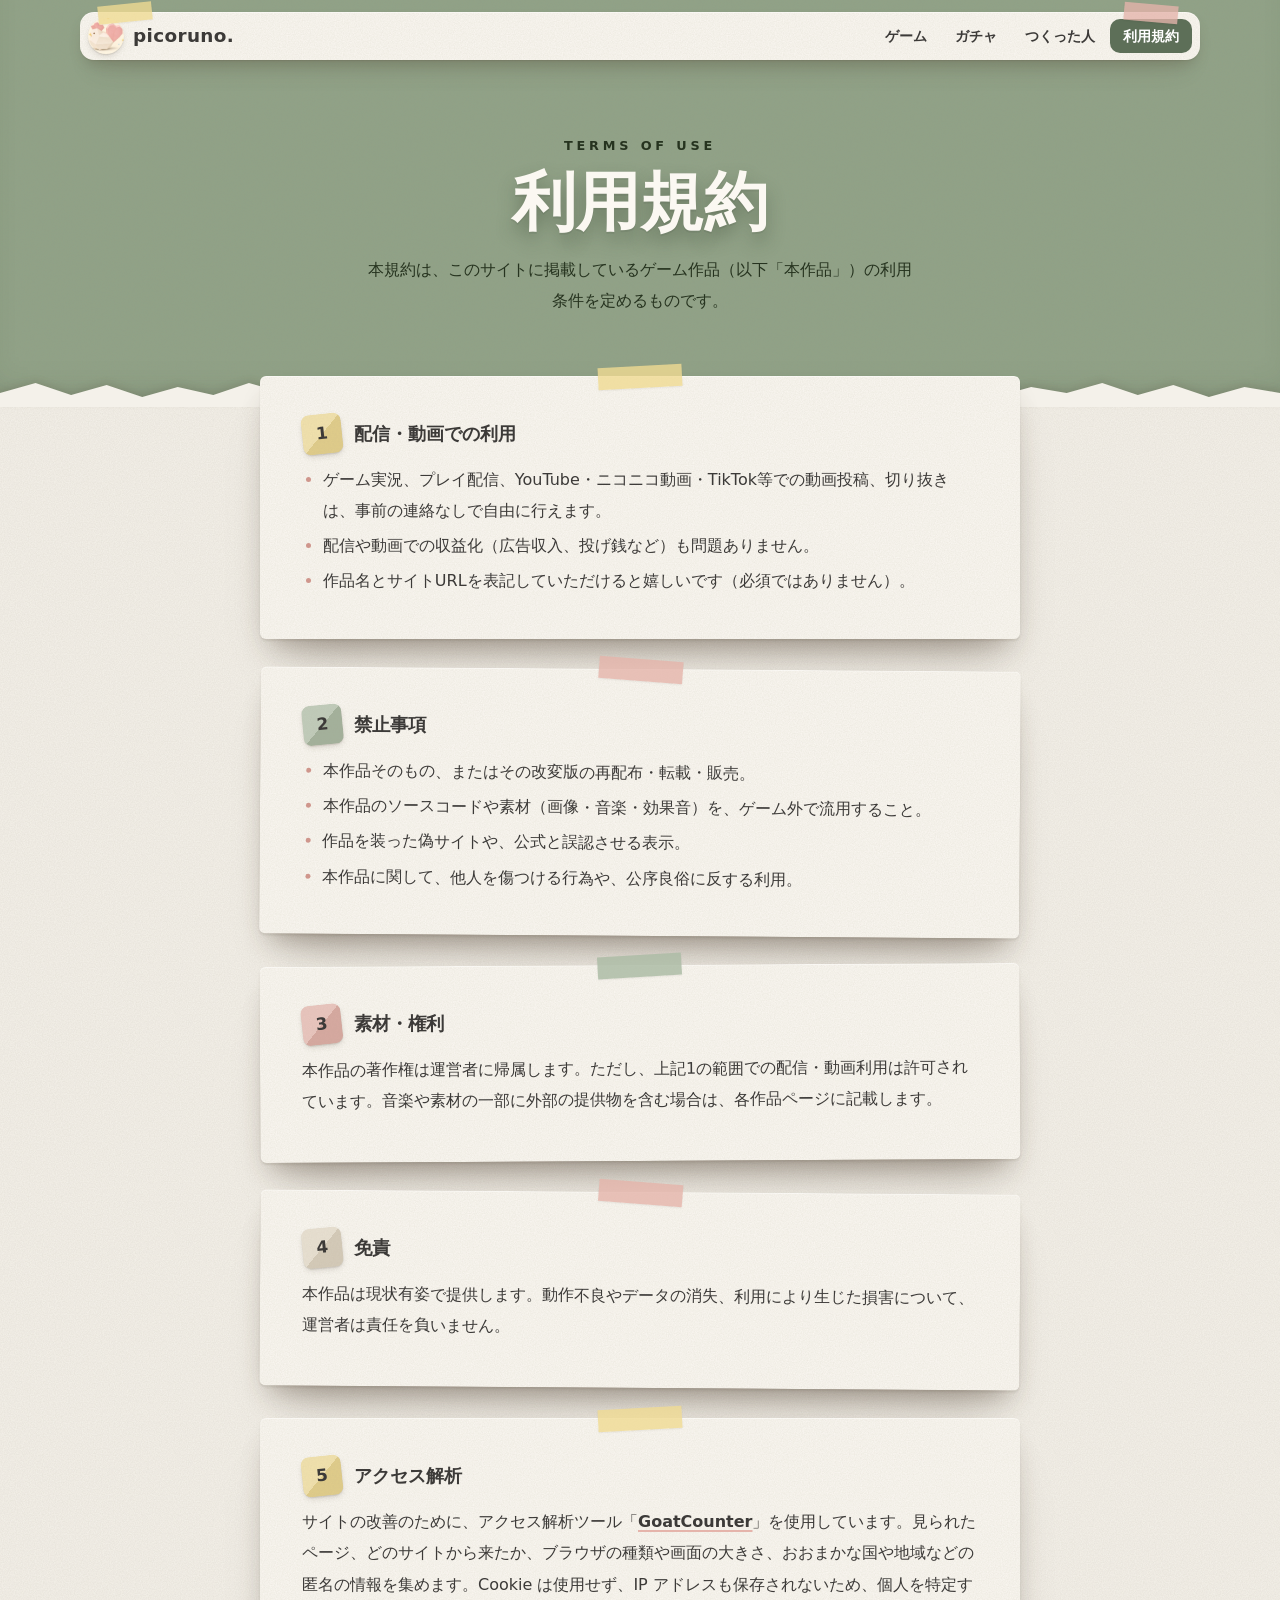
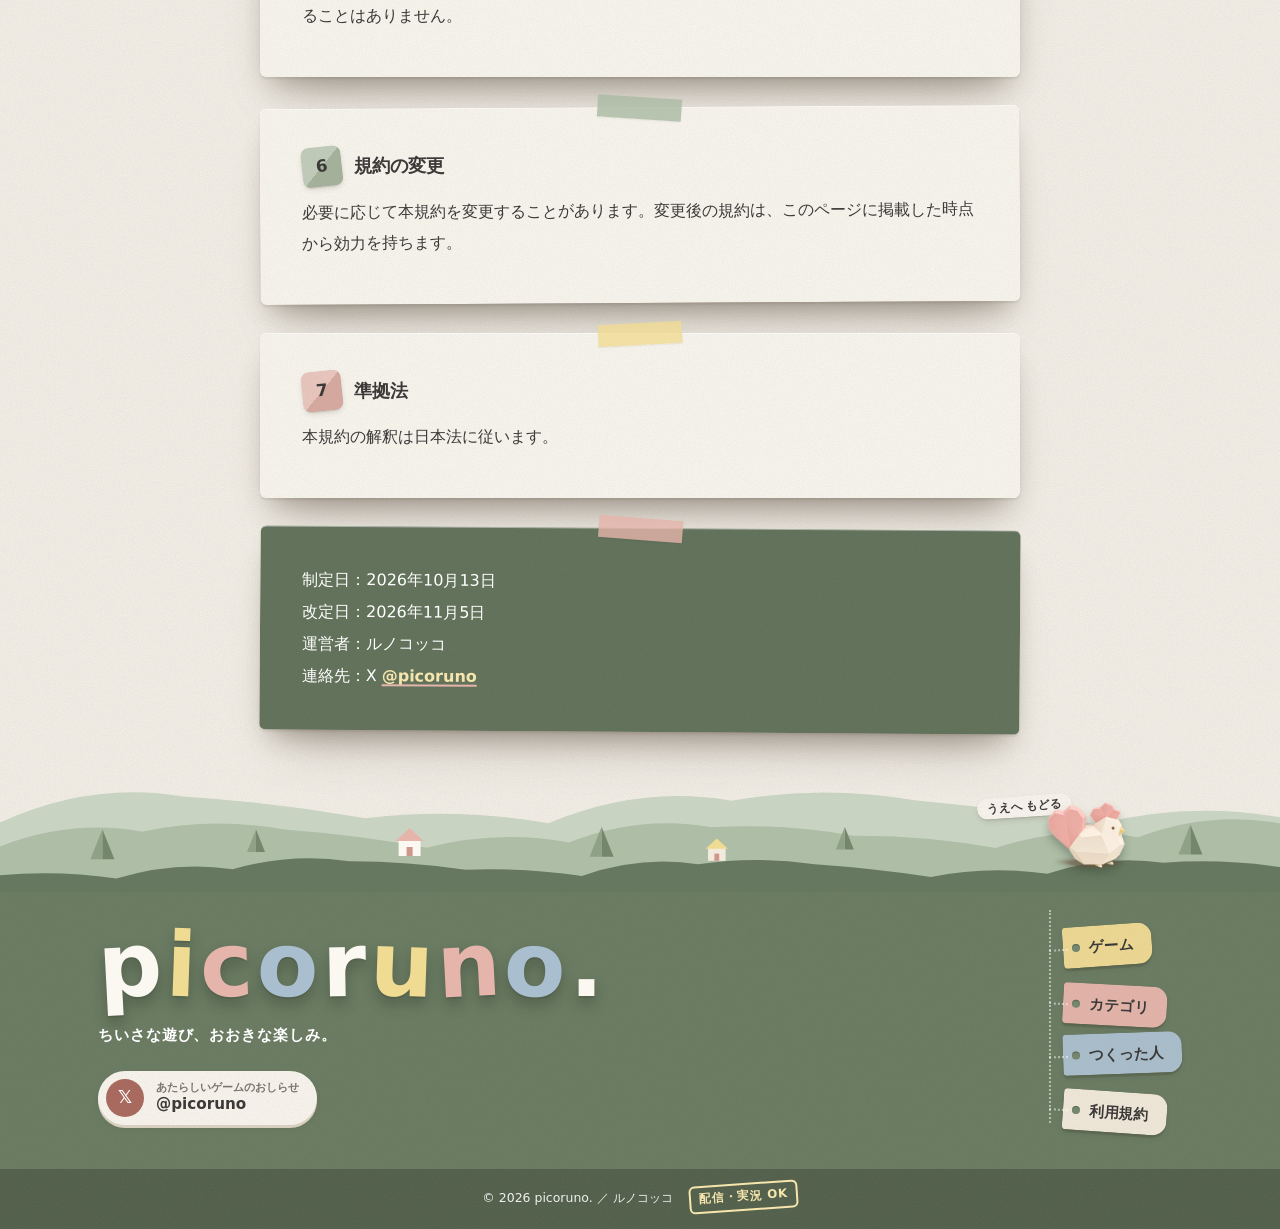
<file: terms.html>
<!doctype html>
<html lang="ja">
<head>
<meta charset="utf-8">
<script src="count.js" defer></script>
<meta name="viewport" content="width=device-width, initial-scale=1">
<title>利用規約 | picoruno.</title>
<meta property="og:type" content="website">
<meta property="og:site_name" content="picoruno.">
<meta property="og:title" content="利用規約 | picoruno.">
<meta property="og:url" content="https://picoruno.com/terms.html">
<meta property="og:image" content="https://picoruno.com/og-image.png">
<meta property="og:image:width" content="1200">
<meta property="og:image:height" content="630">
<meta name="twitter:image" content="https://picoruno.com/og-image.png">
<meta name="twitter:card" content="summary_large_image">
<link rel="icon" type="image/png" sizes="48x48" href="icons/favicon-48.png">
<link rel="apple-touch-icon" href="icons/apple-touch-icon.png">
<link rel="manifest" href="manifest.webmanifest">
<meta name="apple-mobile-web-app-title" content="picoruno.">
<meta name="theme-color" content="#8fa287">
<link rel="preconnect" href="https://fonts.googleapis.com">
<link rel="preconnect" href="https://fonts.gstatic.com" crossorigin>
<link rel="stylesheet" href="https://fonts.googleapis.com/css2?family=Zen+Maru+Gothic:wght@500;700;900&display=swap">
<link rel="stylesheet" href="site.css">
<style>
.panel h2 .num{--c:var(--butter)}
.panel:nth-of-type(4n+2) h2 .num{--c:var(--sage-l)}
.panel:nth-of-type(4n+3) h2 .num{--c:var(--pink)}
.panel:nth-of-type(4n) h2 .num{--c:var(--cream-d)}
.panel h2 .num{transition:transform .3s var(--ease-pop)}
.panel:hover h2 .num{transform:rotate(6deg) scale(1.1)}
.meta-panel{background:var(--grain),var(--fiber),var(--sage-dd);color:#fff}
.meta-panel .meta{line-height:2}
.meta-panel a{color:#f6e6ad}
</style>
</head>
<body>
<header class="gnav" id="gnav">
  <a class="brand" href="./"><img src="img/brand.webp" width="36" height="36" alt=""><span>picoruno.</span></a>
  <nav aria-label="メニュー"><a href="./#games">ゲーム</a><a class="opt" href="./#gacha">ガチャ</a><a href="about.html">つくった人</a><a href="terms.html" aria-current="page">利用規約</a></nav>
</header>

<main>
  <section class="subhero">
    <p class="eyebrow">TERMS OF USE</p>
    <h1>利用規約</h1>
    <p>本規約は、このサイトに掲載しているゲーム作品（以下「本作品」）の利用条件を定めるものです。</p>
    <svg class="edge" viewBox="0 0 1440 28" preserveAspectRatio="none" aria-hidden="true"><path d="M0 28 L0 14 L40 4 L80 16 L120 6 L160 18 L200 8 L240 16 L280 4 L320 14 L360 6 L400 18 L440 8 L480 14 L520 4 L560 16 L600 6 L640 18 L680 8 L720 14 L760 4 L800 16 L840 6 L880 18 L920 8 L960 14 L1000 4 L1040 16 L1080 6 L1120 18 L1160 8 L1200 14 L1240 4 L1280 16 L1320 6 L1360 18 L1400 8 L1440 14 L1440 28Z"/></svg>
  </section>

  <div class="sheet">
    <section class="panel rise">
      <h2><span class="num">1</span>配信・動画での利用</h2>
      <ul>
        <li>ゲーム実況、プレイ配信、YouTube・ニコニコ動画・TikTok等での動画投稿、切り抜きは、事前の連絡なしで自由に行えます。</li>
        <li>配信や動画での収益化（広告収入、投げ銭など）も問題ありません。</li>
        <li>作品名とサイトURLを表記していただけると嬉しいです（必須ではありません）。</li>
      </ul>
    </section>

    <section class="panel rise">
      <h2><span class="num">2</span>禁止事項</h2>
      <ul>
        <li>本作品そのもの、またはその改変版の再配布・転載・販売。</li>
        <li>本作品のソースコードや素材（画像・音楽・効果音）を、ゲーム外で流用すること。</li>
        <li>作品を装った偽サイトや、公式と誤認させる表示。</li>
        <li>本作品に関して、他人を傷つける行為や、公序良俗に反する利用。</li>
      </ul>
    </section>

    <section class="panel rise">
      <h2><span class="num">3</span>素材・権利</h2>
      <p>本作品の著作権は運営者に帰属します。ただし、上記1の範囲での配信・動画利用は許可されています。音楽や素材の一部に外部の提供物を含む場合は、各作品ページに記載します。</p>
    </section>

    <section class="panel rise">
      <h2><span class="num">4</span>免責</h2>
      <p>本作品は現状有姿で提供します。動作不良やデータの消失、利用により生じた損害について、運営者は責任を負いません。</p>
    </section>

    <section class="panel rise">
      <h2><span class="num">5</span>アクセス解析</h2>
      <p>サイトの改善のために、アクセス解析ツール「<a href="https://www.goatcounter.com/" target="_blank" rel="noopener noreferrer">GoatCounter</a>」を使用しています。見られたページ、どのサイトから来たか、ブラウザの種類や画面の大きさ、おおまかな国や地域などの匿名の情報を集めます。Cookie は使用せず、IP アドレスも保存されないため、個人を特定することはありません。</p>
    </section>

    <section class="panel rise">
      <h2><span class="num">6</span>規約の変更</h2>
      <p>必要に応じて本規約を変更することがあります。変更後の規約は、このページに掲載した時点から効力を持ちます。</p>
    </section>

    <section class="panel rise">
      <h2><span class="num">7</span>準拠法</h2>
      <p>本規約の解釈は日本法に従います。</p>
    </section>

    <section class="panel meta-panel rise">
      <div class="meta">
        制定日：2026年10月13日<br>
        改定日：2026年11月5日<br>
        運営者：ルノコッコ<br>
        連絡先：X <a href="https://x.com/picoruno" target="_blank" rel="noopener">@picoruno</a>
      </div>
    </section>
  </div>
</main>

<footer class="gfoot xfoot">
  <svg class="hills" id="footHills" aria-hidden="true"></svg>
  <button class="foot-chick" id="footChick" type="button" aria-label="ページのいちばん上へ"><span class="foot-say">うえへ もどる</span><img src="img/chick.webp" width="64" height="64" alt=""></button>
  <div class="foot-in">
    <div class="foot-brand">
      <div class="gfoot-word" id="footWord" aria-hidden="true">picoruno.</div>
      <p class="foot-catch">ちいさな遊び、おおきな楽しみ。</p>
      <a class="foot-x" href="https://x.com/picoruno" target="_blank" rel="noopener"><b aria-hidden="true">𝕏</b><span><small>あたらしいゲームのおしらせ</small>@picoruno</span></a>
    </div>
    <nav class="foot-tags" aria-label="フッター">
      <a href="./#games" style="--c:#f0db93;--r:-4deg">ゲーム</a>
      <a href="./#town" style="--c:#e5b4ab;--r:3deg">カテゴリ</a>
      <a href="about.html" style="--c:#a9bfcf;--r:-2deg">つくった人</a>
      <a href="terms.html" style="--c:#f2ebdd;--r:4deg">利用規約</a>
    </nav>
  </div>
  <div class="foot-base"><small>© 2026 picoruno. ／ ルノコッコ</small><span class="foot-stamp">配信・実況 OK</span></div>
</footer>
<script src="site.js" defer></script>
<script src="foot.js" defer></script>
</body>
</html>
</file>
<file: site.css>
/* =========================================================
   picoruno. 共通スタイル：ペーパークラフトの箱庭
   ========================================================= */
:root{
  --bg:#f4f1ea;          /* 撮影台のような、白っぽい背景 */
  --sage:#8fa287;        /* 箱の緑 */
  --sage-d:#74876d;
  --sage-dd:#5d6f58;
  --sage-l:#adbda6;
  --cream:#f2ebdd;       /* 箱の底の紙 */
  --cream-d:#e3d9c6;
  --white:#fbf8f2;
  --pink:#e5b4ab;
  --pink-d:#cf968c;
  --pink-l:#f0cdc6;
  --butter:#f0db93;
  --butter-d:#d8bd66;
  --char:#3c3c40;        /* 黒い紙 */
  --char-l:#55555a;
  --ink:#3c3a38;
  --sub:#655e56;
  --shadow-s:0 1px 1px rgba(70,55,40,.10),0 3px 6px -2px rgba(70,55,40,.22);
  --shadow-m:0 1px 1px rgba(70,55,40,.10),0 8px 16px -6px rgba(70,55,40,.30),0 18px 30px -18px rgba(70,55,40,.30);
  --shadow-l:0 2px 2px rgba(70,55,40,.10),0 16px 26px -10px rgba(70,55,40,.32),0 34px 50px -26px rgba(70,55,40,.35);
  --edge:inset 0 1px 0 rgba(255,255,255,.45);
  --grain:url("data:image/svg+xml,%3Csvg xmlns='http://www.w3.org/2000/svg' width='220' height='220'%3E%3Cfilter id='n'%3E%3CfeTurbulence type='fractalNoise' baseFrequency='.85' numOctaves='2' stitchTiles='stitch'/%3E%3CfeColorMatrix values='0 0 0 0 .35 0 0 0 0 .3 0 0 0 0 .22 0 0 0 .16 0'/%3E%3C/filter%3E%3Crect width='100%25' height='100%25' filter='url(%23n)'/%3E%3C/svg%3E");
  --fiber:linear-gradient(transparent,transparent);
  --ease-pop:cubic-bezier(.3,1.5,.5,1);
  --ease-out:cubic-bezier(.2,.8,.2,1);
  --font:"Zen Maru Gothic","Hiragino Maru Gothic ProN","M PLUS Rounded 1c",system-ui,sans-serif;
}
*{box-sizing:border-box;margin:0;padding:0}
html{scroll-behavior:smooth;-webkit-text-size-adjust:100%}
body{font-family:var(--font);font-weight:500;color:var(--ink);background:var(--grain),var(--bg);line-height:1.85;overflow-x:hidden;min-height:100vh}
h1,h2,h3{text-wrap:balance}
p,li{text-wrap:pretty;line-break:strict}
img{max-width:100%}
a{color:inherit}
:focus-visible{outline:3px solid var(--butter-d);outline-offset:3px;border-radius:8px}
.sr-only{position:absolute;width:1px;height:1px;overflow:hidden;clip:rect(0 0 0 0);white-space:nowrap}

/* 紙の面（色＋ざらざら） */
.paper{background:var(--grain),var(--fiber),var(--c,var(--white));box-shadow:var(--edge),var(--shadow-m)}

/* ---------- ページ遷移：紙がめくれるように ---------- */
@view-transition{navigation:auto}
::view-transition-old(root){animation:vt-out .4s var(--ease-out) both}
::view-transition-new(root){animation:vt-in .5s var(--ease-out) both}
@keyframes vt-out{to{opacity:0;transform:translateY(-14px) rotate(-.6deg)}}
@keyframes vt-in{from{opacity:0;transform:translateY(24px) rotate(.8deg)}}

/* ---------- ヘッダー：紙の帯 ---------- */
.gnav{
  position:fixed;top:12px;left:50%;z-index:50;transform:translateX(-50%);
  width:min(1120px,calc(100% - 24px));
  display:flex;align-items:center;justify-content:space-between;gap:10px;
  padding:6px 8px 6px 8px;border-radius:14px;
  background:var(--grain),var(--fiber),var(--white);box-shadow:var(--edge),var(--shadow-m);
}
.gnav::before,.gnav::after{ /* マスキングテープ */
  content:"";position:absolute;top:-8px;width:54px;height:18px;background:rgba(240,219,147,.78);
  box-shadow:0 1px 2px rgba(0,0,0,.06);
}
.gnav::before{left:18px;transform:rotate(-6deg)}
.gnav::after{right:22px;transform:rotate(5deg);background:rgba(229,180,171,.78)}
.brand{display:flex;align-items:center;gap:9px;text-decoration:none;font-weight:900;font-size:1.15rem;letter-spacing:.02em;line-height:1}
.brand img{width:36px;height:36px;border-radius:50%;background:#fff;box-shadow:var(--shadow-s);transition:transform .5s var(--ease-pop)}
.brand:hover img{transform:rotate(-14deg) scale(1.1)}
.gnav nav{display:flex;gap:2px}
.gnav nav a{position:relative;text-decoration:none;font-weight:700;font-size:.88rem;line-height:1;padding:10px 13px;border-radius:10px;transition:background .2s,transform .25s var(--ease-pop)}
.gnav nav a:hover{background:var(--cream);transform:translateY(-2px) rotate(-2deg)}
.gnav nav a[aria-current="page"]{background:var(--sage-dd);color:#fff}
@media (max-width:560px){
  .gnav{top:8px;width:calc(100% - 16px);padding:5px 5px 5px 6px}
  .brand{font-size:1rem;gap:7px}
  .brand img{width:30px;height:30px}
  .gnav nav a{font-size:.76rem;padding:9px 8px}
  .gnav nav a.opt{display:none}
}
@media (max-width:350px){.brand span{display:none}}

/* ---------- ボタン：厚紙 ---------- */
.btn{
  --c:var(--char);--fg:#fff;--dk:#1f1f22;
  position:relative;display:inline-flex;align-items:center;justify-content:center;gap:8px;
  font:inherit;font-weight:700;font-size:1rem;text-decoration:none;cursor:pointer;border:0;
  color:var(--fg);background:var(--grain),var(--c);border-radius:12px;padding:13px 24px;
  box-shadow:var(--edge),0 4px 0 var(--dk),0 10px 16px -6px rgba(60,45,30,.4);
  transition:transform .15s var(--ease-out),box-shadow .15s var(--ease-out);
}
.btn:hover{transform:translateY(-2px);box-shadow:var(--edge),0 6px 0 var(--dk),0 14px 20px -6px rgba(60,45,30,.4)}
.btn:active{transform:translateY(3px);box-shadow:var(--edge),0 1px 0 var(--dk),0 4px 8px -4px rgba(60,45,30,.4)}
.btn.pink{--c:var(--pink);--fg:var(--ink);--dk:var(--pink-d)}
.btn.butter{--c:var(--butter);--fg:var(--ink);--dk:var(--butter-d)}
.btn.white{--c:var(--white);--fg:var(--ink);--dk:var(--cream-d)}
.btn.sage{--c:var(--sage);--fg:#fff;--dk:var(--sage-dd)}

/* ---------- 紙のふち（ギザギザ・なみなみ） ---------- */
.edge{display:block;width:100%;height:28px;filter:drop-shadow(0 -3px 3px rgba(70,55,40,.12))}

/* ---------- フッター：緑の箱のふち ---------- */
.gfoot{position:relative;margin-top:60px;color:#fff;text-align:center;padding:10px 20px 34px;background:var(--grain),var(--fiber),var(--sage-d)}
.gfoot .edge{position:absolute;left:0;top:-27px}
.gfoot .edge path{fill:var(--sage-d)}
.gfoot-word{display:flex;justify-content:center;gap:.04em;font-weight:900;font-size:clamp(3rem,13vw,9rem);line-height:1;padding-top:30px;user-select:none}
.gfoot-word span{display:inline-block;color:var(--c);text-shadow:0 2px 0 rgba(0,0,0,.08),0 8px 14px rgba(30,40,25,.3);transform:rotate(var(--r))}
.gfoot nav{display:flex;flex-wrap:wrap;justify-content:center;gap:8px;margin:26px 0 14px}
.gfoot nav a{text-decoration:none;font-weight:700;font-size:.9rem;padding:6px 16px;border-radius:10px;background:rgba(255,255,255,.14);transition:background .2s,color .2s,transform .2s}
.gfoot nav a:hover{background:var(--white);color:var(--ink);transform:translateY(-2px) rotate(-2deg)}
.gfoot small{display:block;font-size:.8rem;opacity:.85}

/* ---------- 下層ページ：緑の壁に、紙をピンでとめる ---------- */
.subhero{position:relative;text-align:center;padding:120px 20px 90px;background:var(--grain),var(--fiber),var(--sage);color:#fff;
  box-shadow:inset 0 -30px 40px -30px rgba(40,55,35,.35)}
.subhero .eyebrow{font-weight:800;letter-spacing:.3em;font-size:.8rem;color:#26331f}
.subhero h1{position:relative;font-weight:900;font-size:clamp(2.2rem,7vw,4rem);line-height:1.2;margin-top:6px;color:var(--white);
  text-shadow:0 2px 0 rgba(0,0,0,.06),0 10px 18px rgba(40,55,35,.35)}
.subhero p{position:relative;margin-top:14px;max-width:34em;margin-inline:auto;color:#26331f;font-weight:500;line-height:1.9}
.subhero .edge{position:absolute;left:0;bottom:-1px}
.subhero .edge path{fill:var(--bg)}

.sheet{position:relative;width:min(760px,calc(100% - 32px));margin:-30px auto 40px;z-index:2}
.panel{
  position:relative;background:var(--grain),var(--fiber),var(--white);border-radius:6px;
  box-shadow:var(--edge),var(--shadow-l);padding:38px 42px;transform:rotate(var(--r,0deg));
}
.panel::before{content:"";position:absolute;top:-10px;left:50%;width:84px;height:22px;transform:translateX(-50%) rotate(var(--tr,-3deg));background:var(--tape,rgba(240,219,147,.8));box-shadow:0 1px 2px rgba(0,0,0,.06)}
.panel + .panel{margin-top:30px}
.panel:nth-of-type(2n){--r:.4deg;--tr:4deg;--tape:rgba(229,180,171,.8)}
.panel:nth-of-type(3n){--r:-.3deg;--tape:rgba(173,189,166,.85)}
.panel h2{display:flex;align-items:center;gap:12px;font-size:1.15rem;font-weight:900;line-height:1.4;margin:0 0 10px}
.panel h2 .num{flex:none;display:grid;place-items:center;width:40px;height:40px;border-radius:8px;font-size:1.05rem;color:var(--ink);
  background:var(--grain),linear-gradient(135deg,rgba(255,255,255,.25) 50%,rgba(0,0,0,.06) 50%),var(--c,var(--butter));box-shadow:var(--shadow-s);transform:rotate(-6deg)}
.panel p,.panel li{font-size:1rem;line-height:1.95}
.panel p{margin:0 0 8px}
.panel ul{padding-left:1.3em}
.panel li{margin:4px 0}
.panel li::marker{color:var(--pink-d)}
.panel a{font-weight:700;text-decoration-thickness:2px;text-underline-offset:3px;text-decoration-color:var(--pink)}
@media (max-width:560px){.panel{padding:28px 22px}}

/* 出てくるとき：紙をそっと置く */
.rise{opacity:0;transform:translateY(26px) rotate(1.5deg)}
.rise.in{opacity:1;transform:rotate(var(--r,0deg));transition:opacity .7s var(--ease-out),transform .8s var(--ease-pop)}

@media (prefers-reduced-motion:reduce){
  html{scroll-behavior:auto}
  *,*::before,*::after{animation-duration:.001ms!important;animation-iteration-count:1!important;transition-duration:.001ms!important;animation-delay:0s!important}
  .rise{opacity:1;transform:rotate(var(--r,0deg))}
  ::view-transition-group(*),::view-transition-old(*),::view-transition-new(*){animation:none!important}
}

/* ===== フッター：紙の丘の上の小さな町 ===== */
.xfoot{margin-top:160px;padding:0;text-align:left;overflow:visible}
.xfoot .hills{position:absolute;left:0;right:0;bottom:100%;width:100%;height:120px;display:block;pointer-events:none}
.foot-chick{position:absolute;right:12%;bottom:calc(100% + 22px);width:78px;padding:0;border:0;background:none;cursor:pointer;z-index:2;transition:transform .3s var(--ease-pop)}
.foot-chick img{display:block;width:100%;height:auto;filter:drop-shadow(0 6px 4px rgba(40,50,35,.3))}
.foot-chick:hover{transform:translateY(-8px) rotate(-6deg)}
.foot-say{position:absolute;right:70%;bottom:78%;white-space:nowrap;font-size:.72rem;font-weight:900;color:var(--ink);padding:3px 10px;border-radius:12px;background:var(--grain),var(--white);box-shadow:var(--shadow-s);transform:rotate(-4deg)}
.foot-in{position:relative;max-width:1140px;margin:0 auto;padding:18px 28px 40px;display:grid;grid-template-columns:1fr auto;gap:36px 60px;align-items:center}
.xfoot{background:var(--grain),var(--fiber),#667960}
.xfoot .gfoot-word{justify-content:flex-start;font-size:clamp(3rem,7vw,5.6rem);padding-top:6px}
.foot-catch{margin:10px 0 0;font-weight:700;font-size:.95rem;letter-spacing:.06em}
.foot-x{display:inline-flex;align-items:center;gap:12px;margin-top:22px;padding:8px 18px 8px 8px;border-radius:40px;text-decoration:none;color:var(--ink);background:var(--grain),var(--white);box-shadow:0 3px 0 #d8cfbe,var(--shadow-s);transition:transform .25s var(--ease-pop)}
.foot-x b{display:grid;place-items:center;width:38px;height:38px;border-radius:50%;background:#a8695f;color:#fff;font-size:1.1rem}
.foot-x span{display:flex;flex-direction:column;line-height:1.25;font-weight:900;font-size:.95rem}
.foot-x small{font-size:.68rem;font-weight:700;color:var(--sub)}
.foot-x:hover{transform:translateY(-3px) rotate(-2deg)}
.xfoot .foot-tags{position:relative;display:flex;flex-direction:column;align-items:flex-start;gap:12px;margin:0;padding:18px 0 0 22px}
.foot-tags::before{content:"";position:absolute;left:8px;top:0;bottom:6px;border-left:2px dotted rgba(255,255,255,.5)}
.xfoot .foot-tags a{position:relative;display:inline-block;padding:7px 18px 7px 26px;margin:0;border-radius:4px 14px 14px 4px;font-size:.92rem;font-weight:900;text-decoration:none;color:var(--ink);
  background:var(--grain),var(--c);box-shadow:0 3px 0 rgba(0,0,0,.08),var(--shadow-s);transform:rotate(var(--r));transform-origin:0 50%;transition:transform .35s var(--ease-pop)}
.foot-tags a::before{content:"";position:absolute;left:9px;top:50%;width:8px;height:8px;margin-top:-4px;border-radius:50%;background:var(--sage-d);box-shadow:inset 0 1px 1px rgba(0,0,0,.25)}
.foot-tags a::after{content:"";position:absolute;left:-14px;top:50%;width:19px;border-top:2px dotted rgba(255,255,255,.5)}
.xfoot .foot-tags a:hover{transform:rotate(calc(var(--r) * -2)) translateX(4px);background:var(--grain),var(--white)}
.foot-base{display:flex;justify-content:center;align-items:center;gap:16px;flex-wrap:wrap;padding:14px 20px 18px;background:var(--grain),#4e5d49}
.foot-base small{font-size:.78rem;opacity:.9}
.foot-stamp{font-size:.74rem;font-weight:900;letter-spacing:.06em;color:#f6e6ad;border:2px solid currentColor;border-radius:6px;padding:1px 8px;transform:rotate(-4deg)}
@media (max-width:900px){
  .foot-in{grid-template-columns:1fr;gap:28px}
  .foot-brand{text-align:center}
  .xfoot{background:var(--grain),var(--fiber),#667960}
.xfoot .gfoot-word{justify-content:center}
  .xfoot .foot-tags{display:grid;grid-template-columns:repeat(2,auto);justify-content:center;justify-items:center;gap:14px 16px;padding:0}
  .foot-tags::before,.xfoot .foot-tags a::after{display:none}
}
@media (max-width:640px){
  .xfoot{margin-top:124px}
  .xfoot .hills{height:84px}
  .foot-chick{width:58px;right:8%;bottom:calc(100% + 12px)}
  .foot-in{grid-template-columns:1fr;gap:24px;padding:10px 18px 30px}
  .foot-brand{grid-column:auto}
  .xfoot{background:var(--grain),var(--fiber),#667960}
.xfoot .gfoot-word{font-size:clamp(2.8rem,15vw,4rem)}
}
.gfoot-word.on span{animation:wave 2.8s ease-in-out 3;animation-delay:calc(var(--i) * .12s)}
@keyframes wave{0%,60%,100%{transform:rotate(var(--r))}20%{transform:translateY(-.14em) rotate(calc(var(--r) * -1))}}
@media (prefers-reduced-motion:reduce){.gfoot-word span{animation:none!important}}
</file>
